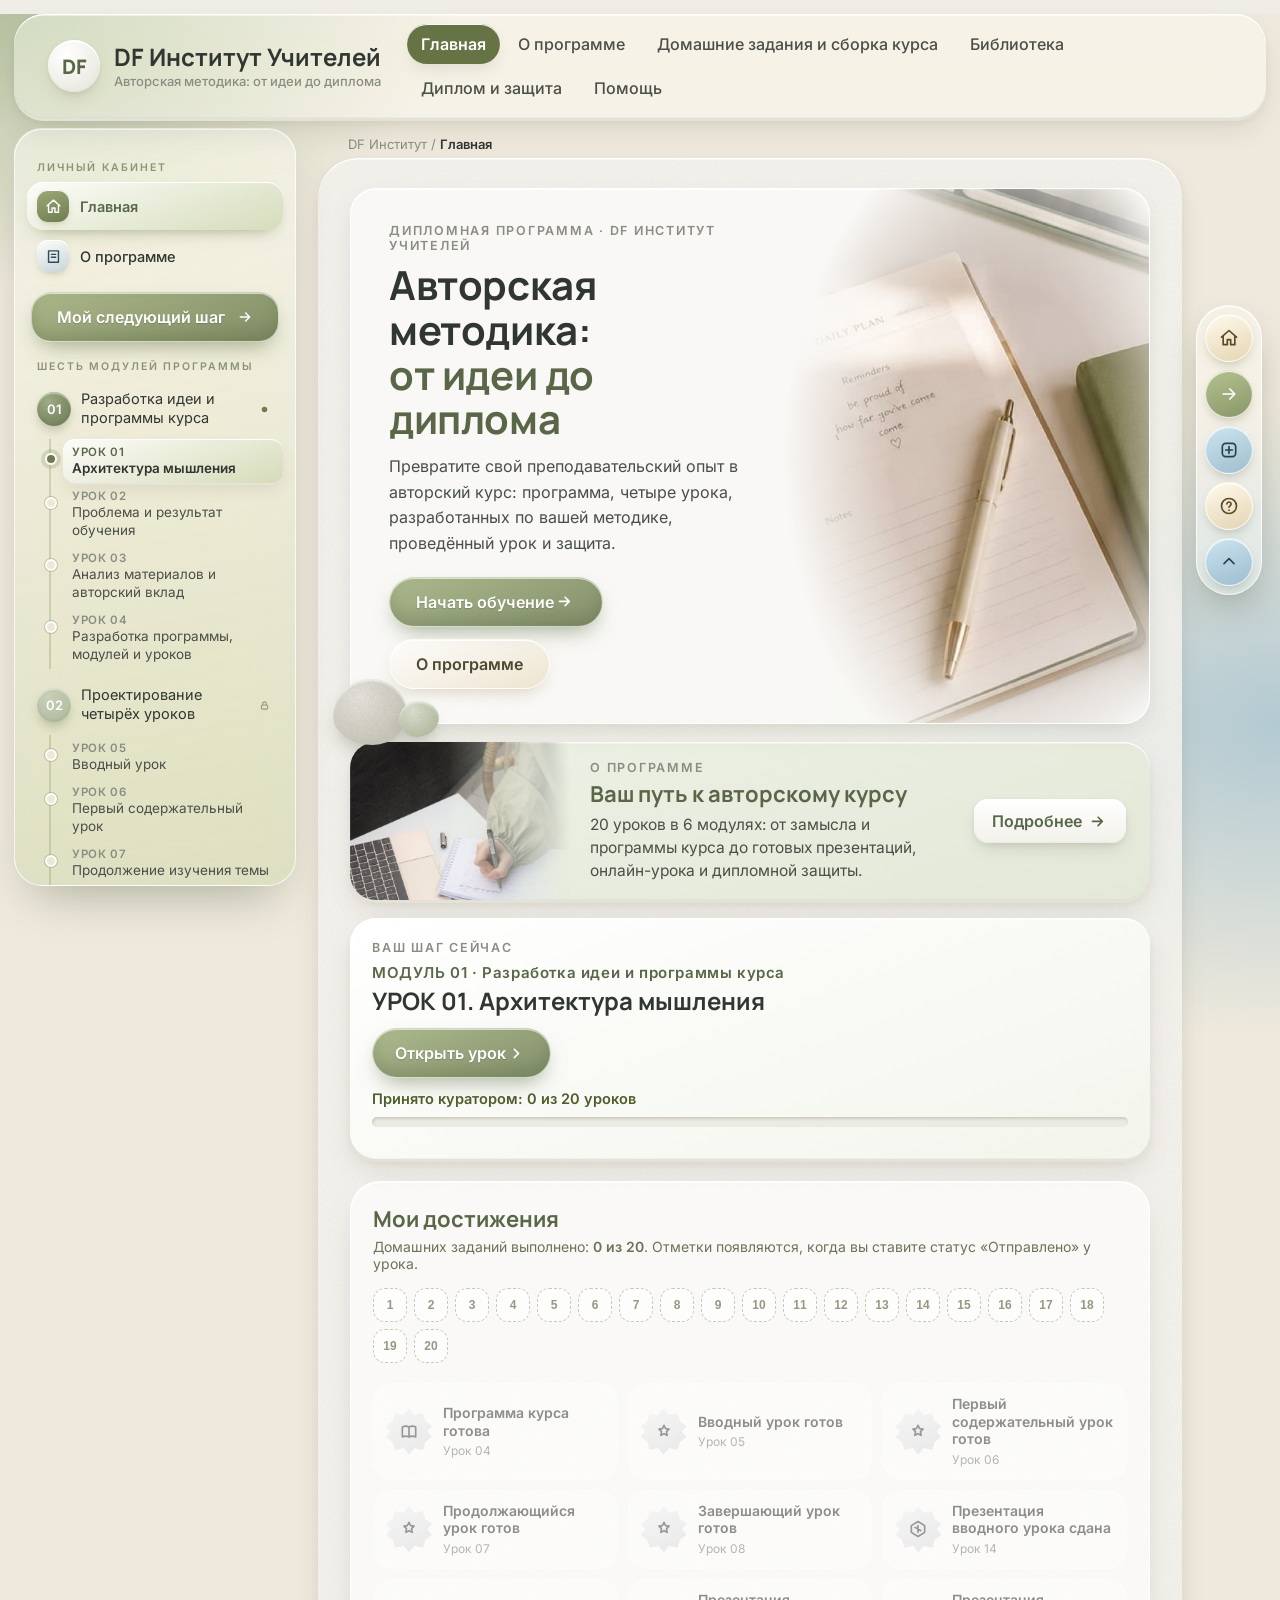
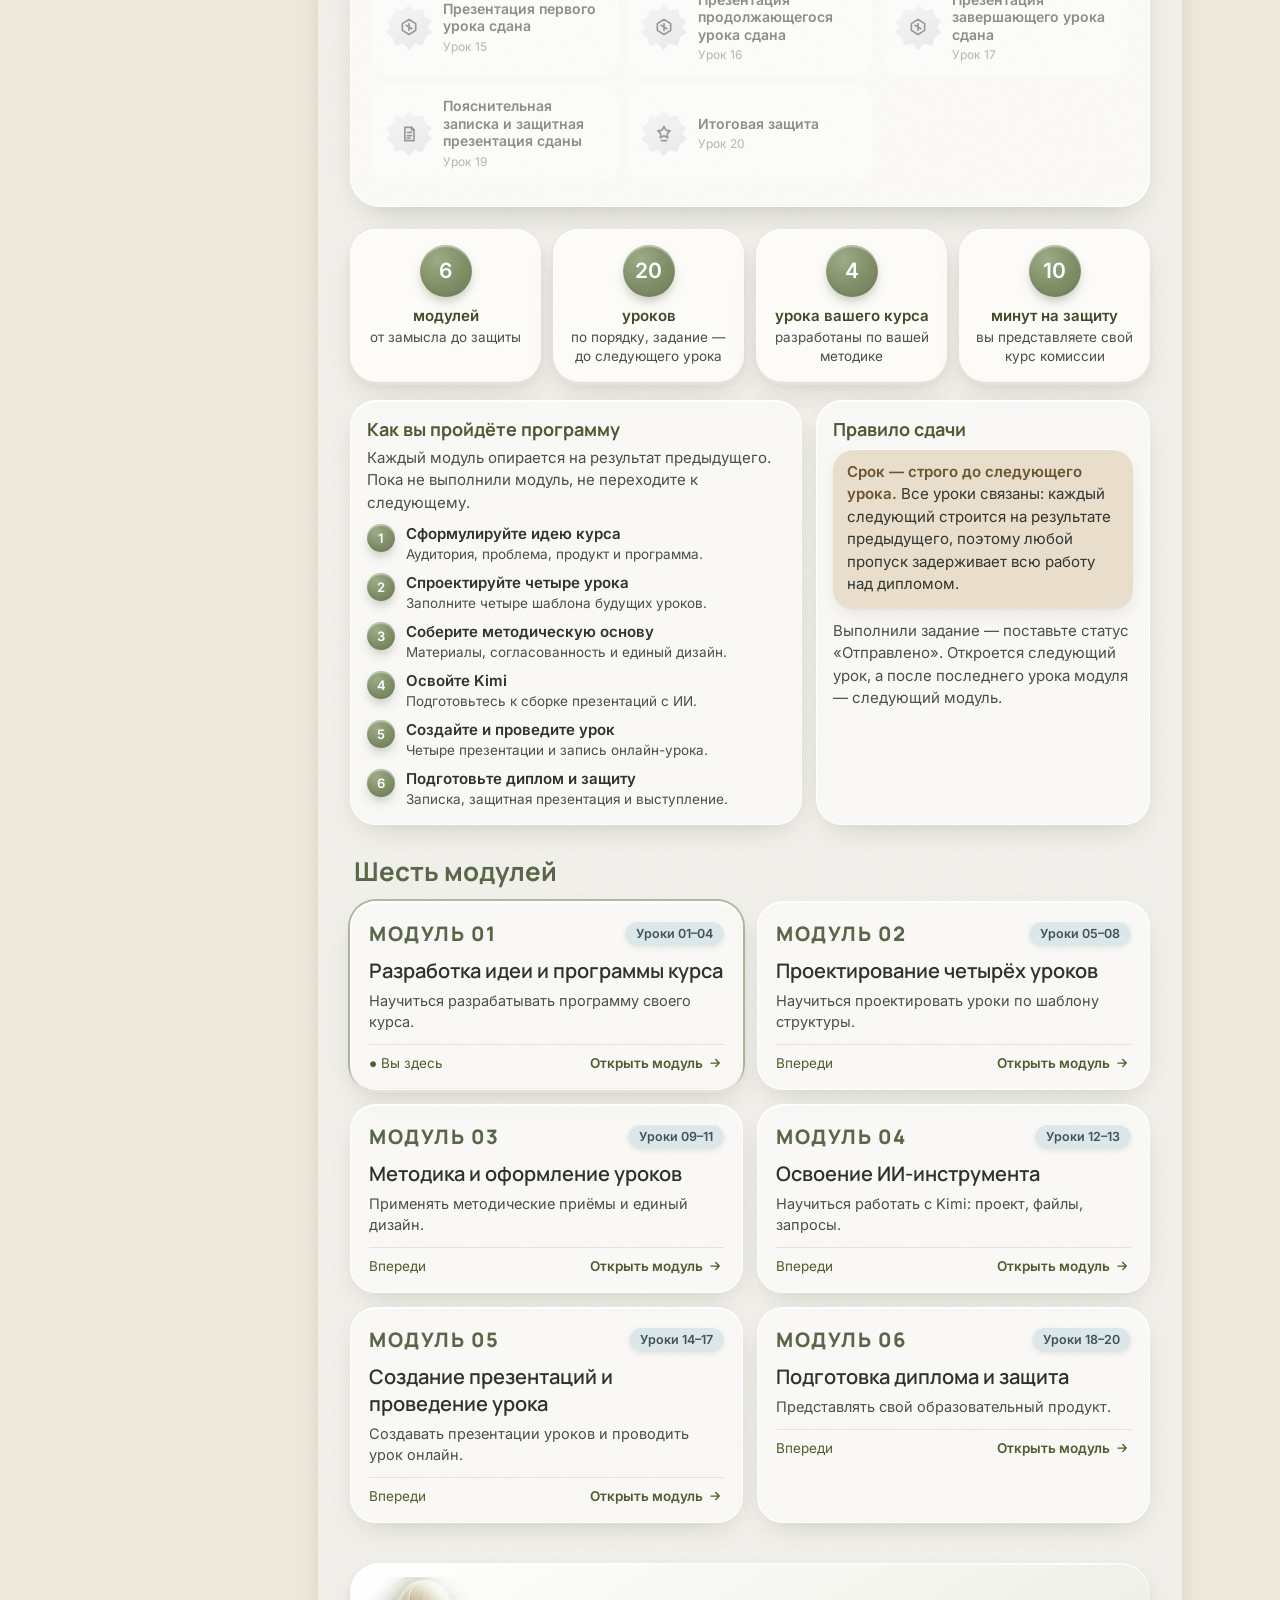
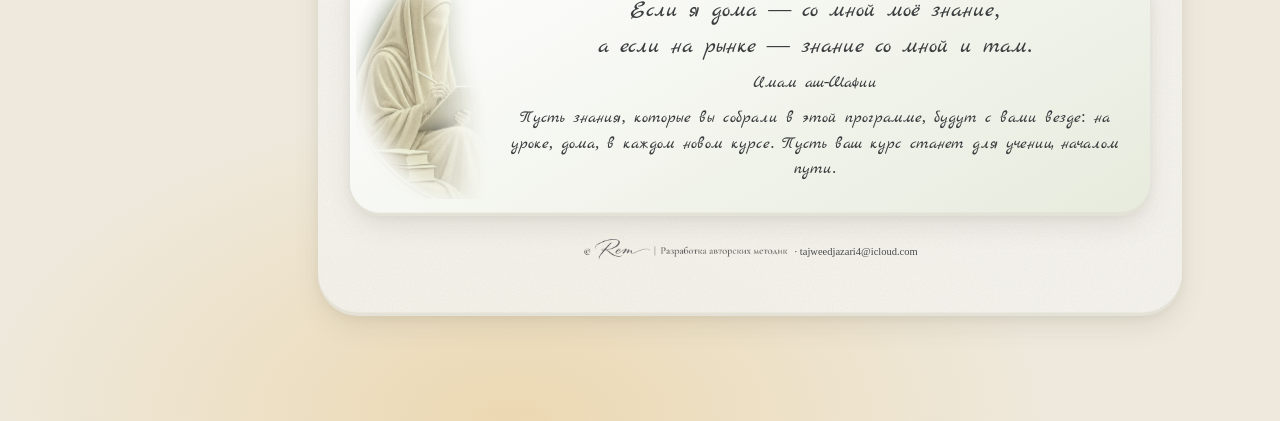
<file: index.html>
<!DOCTYPE html><html lang="ru"><head><meta charset="utf-8"><meta name="viewport" content="width=device-width,initial-scale=1">
<title>Авторская методика: от идеи до диплома · DF Институт Учителей</title><meta name="robots" content="noindex,nofollow">
<link rel="icon" href="icons/icon-192.png" type="image/png"><style>@font-face{font-family:"Marck";src:url(img/marck.woff2) format("woff2");font-display:swap}
*{box-sizing:border-box}html{scroll-behavior:smooth}
body{margin:0;font-family:"DM Sans","Segoe UI",Arial,sans-serif;color:#2E3328;background:#E9E3D7;-webkit-font-smoothing:antialiased}
a{color:inherit}
.pg{max-width:760px;margin:0 auto;padding:18px 12px 30px}
.board{overflow:hidden;background:#F7F4EC;border-radius:34px;padding:24px 20px 24px;box-shadow:0 30px 60px rgba(120,105,80,.22),inset 0 2px 0 #fff}
.hero{display:flex;align-items:center;gap:14px}
.arch{flex:none;width:130px;height:190px;position:relative;margin-left:-6px}
.arch img{position:absolute;left:50%;bottom:-6px;transform:translateX(-50%);height:196px;opacity:.9}
.htx{flex:1}
.k{font-size:10px;letter-spacing:.16em;color:#7E8C5A;font-weight:700}
h1{font-size:26px;line-height:1.12;margin:6px 0 8px;font-weight:700;color:#3F4A26}h1 em{font-style:normal;color:#7E8C5A}
.lead{font-size:13.5px;line-height:1.55;color:#55594C;margin:0}
.pills{display:flex;gap:9px;margin:18px 0 4px;flex-wrap:wrap}
.p{font-size:13.5px;padding:11px 18px;border-radius:999px;background:#F2EBDB;color:#3E4430;text-decoration:none;box-shadow:5px 6px 12px rgba(160,140,100,.3),-4px -4px 10px #fff;transition:transform .15s}
.p:hover,.ch:hover,.olb:hover,.mat:hover{transform:translateY(-1px)}
.p.on{background:#7E8C5A;color:#fff;box-shadow:5px 7px 14px rgba(100,115,65,.45),inset 0 1px 0 rgba(255,255,255,.35)}
.nums{display:flex;gap:12px;margin:20px 0 6px}.nums div{flex:1;text-align:center;padding:14px 4px;border-radius:24px;background:#F7F4EC;box-shadow:6px 7px 14px rgba(160,145,115,.28),-5px -5px 12px #fff}
.nums b{display:block;width:46px;height:46px;line-height:46px;margin:0 auto 6px;border-radius:50%;font-size:18px;font-weight:700;color:#fff;background:radial-gradient(circle at 35% 30%,#A9B686,#6F7D4E);box-shadow:3px 4px 8px rgba(100,115,65,.4)}
.nums span{font-size:11.5px;color:#55594C}
h2{font-size:20px;font-weight:700;color:#4E5A33;margin:28px 4px 12px}
.bk{position:relative;padding:26px 0 14px;margin-top:6px}.bk img{position:absolute;right:-30px;top:-30px;width:260px;z-index:0;pointer-events:none;filter:saturate(.7)}
.bk h2,.bk p{position:relative;z-index:1}.bk h2{margin:0 0 4px}
.bksub{font-size:13px;color:#55594C;margin:0 4px 12px;line-height:1.5}
.grid{display:grid;grid-template-columns:1fr 1fr;gap:12px}
.card{display:block;text-decoration:none;padding:16px 14px;border-radius:24px;background:#FBF9F3;box-shadow:7px 8px 16px rgba(160,145,115,.26),-5px -5px 12px #fff;position:relative;overflow:hidden}
.card:after{content:"";position:absolute;right:-14px;bottom:-14px;width:58px;height:58px;border-radius:50%;background:radial-gradient(circle at 35% 30%,#F3E7CF,#DCCBA6);opacity:.8}
.card.o:after{background:radial-gradient(circle at 35% 30%,#C9D3AE,#8E9B6B)}
.card b{display:block;font-weight:700;color:#4E5A33;font-size:15px;margin-bottom:4px}.card span{font-size:12.5px;color:#55594C;line-height:1.45;display:block;padding-right:26px}
.card i{display:block;font-style:normal;font-size:12px;font-weight:700;color:#6F7D4E;margin-top:8px}
.box{background:#FBF9F3;border-radius:24px;padding:16px;box-shadow:7px 8px 16px rgba(160,145,115,.26),-5px -5px 12px #fff}
.bt2{display:block;font-weight:700;color:#4E5A33;font-size:16px;margin-bottom:6px}.bp{font-size:13px;line-height:1.5;color:#55594C;margin:0 0 6px}
.olb{display:inline-block;margin-top:6px;font-size:13px;padding:10px 16px;border-radius:999px;background:linear-gradient(150deg,#8E9B6B,#6F7D4E);color:#fff;text-decoration:none;box-shadow:4px 5px 10px rgba(100,115,65,.35);transition:transform .15s}
.steps3{list-style:none;padding:0;margin:0}.steps3 li{font-size:13px;line-height:1.5;color:#55594C;margin-bottom:8px;padding-left:26px;position:relative}.steps3 li b{color:#3F4A26}
.steps3 li:before{content:attr(data-n);position:absolute;left:0;top:1px;width:18px;height:18px;border-radius:50%;background:#7E8C5A;color:#fff;font-size:10px;font-weight:700;text-align:center;line-height:18px}
.calmx,.calm{font-size:12.5px;line-height:1.5;background:rgba(214,222,190,.55);border-radius:14px;padding:9px 12px;color:#3E4430;margin-top:8px}
.warn{font-size:12.5px;line-height:1.5;background:#F4EAD2;border-radius:14px;padding:9px 12px;color:#5A4A26;margin-top:8px}
.bn{font-size:10.5px;letter-spacing:.16em;color:#7E8C5A;font-weight:700;margin:30px 4px 0}
.bh{margin:2px 4px 4px}
.les{background:#FBF9F3;border-radius:24px;padding:13px 14px;margin-bottom:11px;box-shadow:6px 7px 14px rgba(160,145,115,.24),-5px -5px 12px #fff;scroll-margin-top:14px}
.lh{display:flex;align-items:center;gap:12px}
.nm{flex:none;width:40px;height:40px;border-radius:50%;display:flex;align-items:center;justify-content:center;font-size:12.5px;font-weight:700;color:#4E5A33;background:radial-gradient(circle at 35% 30%,#FFFFFF,#E6EAD6);box-shadow:3px 4px 8px rgba(150,140,110,.35),-2px -2px 5px #fff}
.lt{font-size:15.5px;font-weight:700;color:#3F4A26}.tg{margin-left:auto;font-size:11px;color:#6E7A55;font-weight:600;white-space:nowrap}
.ds{font-size:13px;color:#55594C;margin:8px 0 0 52px;line-height:1.5}
.ex{margin:0 0 0 52px}
.ex ol,.ex ul{padding-left:18px;margin:6px 0}.ex li,.ex p{font-size:12.5px;line-height:1.5;color:#55594C}
.more{margin-top:8px;background:#F4F1E7;border-radius:14px;padding:2px 12px}
.more summary{cursor:pointer;font-size:12.5px;font-weight:700;color:#6F7D4E;padding:8px 0;list-style:none}.more summary::-webkit-details-marker{display:none}
.more summary:after{content:" ›";display:inline-block;transition:.2s}.more[open] summary:after{transform:rotate(90deg)}
.mat{margin:10px 0 0 52px;font:inherit;font-size:12.5px;font-weight:700;padding:9px 16px;border:0;border-radius:999px;background:#F2EBDB;color:#4E5A33;cursor:pointer;box-shadow:4px 5px 10px rgba(160,140,100,.3),-3px -3px 8px #fff;transition:transform .15s}
.mat span{display:inline-block;transition:transform .25s}.les.open .mat span{transform:rotate(90deg)}
.les.open .mat{background:#7E8C5A;color:#fff}
.fanw{display:none;flex-wrap:wrap;gap:8px;margin:10px 0 2px 52px;padding:2px 2px 6px}
.les.open .fanw{display:flex}
.ch{flex:none;font-size:12.5px;padding:9px 14px;border-radius:999px;background:#F2EBDB;color:#3E4430;text-decoration:none;white-space:nowrap;box-shadow:4px 5px 10px rgba(160,140,100,.3),-3px -3px 8px #fff;transition:transform .15s}
.les.open .ch{animation:fan .45s calc(var(--i)*.07s) both}
.ch.main{background:#7E8C5A;color:#fff}
@keyframes fan{from{opacity:0;transform:translateX(-30px) rotate(-6deg)}to{opacity:1;transform:none}}
.authorx{display:flex;align-items:center;gap:10px;margin-top:30px;padding:14px 16px 14px 6px;border-radius:24px;overflow:hidden;background:linear-gradient(150deg,#FBF9F3,#E8ECDC);box-shadow:7px 8px 16px rgba(160,145,115,.26),-5px -5px 12px #fff}
.authorx img{flex:none;width:130px;opacity:.95}
.farewell>div{flex:1}
.farewell .ar,.farewell .src,.farewell .wish2{font-family:"Marck",cursive;color:#3A3C3E;text-align:center}
.farewell .ar{font-size:21px;line-height:1.55;margin:0}
.farewell .src{font-size:16px;margin:8px 0 0}
.farewell .wish2{font-size:16px;line-height:1.5;margin:12px 0 0}
footer{display:flex;align-items:center;justify-content:center;gap:6px;margin-top:22px}
footer img{height:25px;opacity:.9}
footer span{font-family:"Crimson Text",Georgia,serif;font-size:9px;color:#4A4C4E;margin-top:6px}
@media(max-width:520px){
 .board{padding:20px 14px 22px;border-radius:28px}
 .arch{width:104px;height:160px}.arch img{height:164px}
 h1{font-size:21px}.lead{font-size:12.5px}
 .ds,.ex,.mat,.fanw{margin-left:0}.ds{margin-top:10px}
 .grid{gap:10px}.card{padding:14px 12px}
 .authorx img{width:100px}.farewell .ar{font-size:18px}.farewell .src,.farewell .wish2{font-size:14px}
 .bk img{width:200px;right:-20px}
}
@media(max-width:360px){.grid{grid-template-columns:1fr}}
/* v2: крупнее шрифт, факты, навигатор, фоновые картинки */
body{font-size:16px}
.k{font-size:11.5px}h1{font-size:32px}.lead{font-size:16px;line-height:1.6}
.p{font-size:15px}h2{font-size:24px}.bksub{font-size:15px}
.card b{font-size:17px}.card span{font-size:14.5px}.card i{font-size:14px}
.bt2{font-size:18px}.bp{font-size:15px}.olb{font-size:15px}
.steps3 li{font-size:15px}.steps3 li:before{width:20px;height:20px;line-height:20px;font-size:11px}
.calmx,.calm,.warn{font-size:14.5px}
.bn{font-size:12.5px}.lt{font-size:17.5px}.tg{font-size:12.5px}.nm{width:44px;height:44px;font-size:14px}
.ds{font-size:15px;margin-left:56px}.ex{margin-left:56px}.ex li,.ex p{font-size:14.5px}.more summary{font-size:14.5px}
.mat{font-size:14.5px;margin-left:56px}.fanw{margin-left:56px}.ch{font-size:14px;padding:10px 15px}
.farewell .ar{font-size:23px}.farewell .src{font-size:17px}.farewell .wish2{font-size:17px}
footer span{font-size:10.5px}footer img{height:28px}
.facts{display:grid;grid-template-columns:repeat(4,minmax(0,1fr));gap:12px;margin:22px 0 6px}
.facts>div{display:flex;flex-direction:column;align-items:center;text-align:center;gap:8px;padding:16px 10px;border-radius:24px;background:#F7F4EC;box-shadow:6px 7px 14px rgba(160,145,115,.28),-5px -5px 12px #fff}
.facts b{width:52px;height:52px;line-height:52px;border-radius:50%;font-size:21px;font-weight:700;color:#fff;background:radial-gradient(circle at 35% 30%,#A9B686,#6F7D4E);box-shadow:3px 4px 8px rgba(100,115,65,.4)}
.facts span{font-size:13.5px;line-height:1.4;color:#55594C}.facts strong{display:block;font-size:15px;color:#3F4A26;margin-bottom:2px}
.navg{display:grid;grid-template-columns:repeat(3,minmax(0,1fr));gap:12px;counter-reset:m}
.mod{position:relative;display:flex;flex-direction:column;gap:3px;padding:16px 14px 16px;border-radius:24px;text-decoration:none;background:#FBF9F3;box-shadow:7px 8px 16px rgba(160,145,115,.26),-5px -5px 12px #fff;transition:transform .15s}
.mod:hover{transform:translateY(-2px)}
.mod.o{background:linear-gradient(150deg,#FBF9F3,#E8ECDC)}
.mn{width:34px;height:34px;line-height:34px;text-align:center;border-radius:50%;font-weight:700;font-size:15px;color:#fff;background:radial-gradient(circle at 35% 30%,#A9B686,#6F7D4E);margin-bottom:6px}
.mod b{font-size:17px;color:#3F4A26}.mod small{font-size:13px;font-weight:700;color:#7E8C5A}.mod em{font-style:normal;font-size:14px;line-height:1.4;color:#55594C;margin-top:4px}
.bgimg{position:relative;height:0;z-index:0;pointer-events:none}
.bgimg img{position:absolute;opacity:.85}
.bgimg.l img{width:330px;right:-60px;top:-40px}
.bgimg.r img{width:280px;right:-50px;top:-30px}
h2,.bn,.bh,.bksub,.box,.les,.grid{position:relative;z-index:1}
@media(max-width:720px){.facts{grid-template-columns:repeat(2,minmax(0,1fr))}.navg{grid-template-columns:repeat(2,minmax(0,1fr))}}
@media(max-width:520px){
 h1{font-size:25px}.lead{font-size:15px}
 .ds,.ex,.mat,.fanw{margin-left:0}
 .bgimg.l img{width:240px;right:-50px}.bgimg.r img{width:200px;right:-40px}
 .farewell .ar{font-size:19px}.farewell .src,.farewell .wish2{font-size:15px}
 .mod{padding:14px 12px}.mod em{font-size:13px}
}
/* v3: фон по бокам, шире колонка */
.pg{max-width:900px;position:relative;z-index:1}
.sidebg{position:fixed;inset:0;z-index:0;pointer-events:none;overflow:hidden}
.sidebg img{position:absolute;opacity:.75}
.sidebg .sl{width:min(560px,42vw);left:-120px;top:12vh}
.sidebg .sr{width:min(480px,36vw);right:-110px;bottom:4vh}
@media(max-width:1100px){.sidebg{display:none}}
@media(max-width:520px){
 .grid{grid-template-columns:1fr}
 .hero{flex-direction:column;align-items:flex-start;gap:0}
 .arch{width:100%;height:150px;margin:0}.arch img{height:160px;left:50%}
 .card span{padding-right:30px}
}
/* v4: контраст текста + новые блоки */
.lead,.bksub,.card span,.bp,.steps3 li,.ds,.ex li,.ex p,.facts span,.mod em,.nums span{color:#33372D}
.k,.bn,.mod small,.card i,.tg{color:#4F5D2C}
h1 em{color:#5F6E36}
.p{color:#2E3328}
.pills{gap:8px}.p{padding:10px 15px;font-size:14.5px}
.cont{margin:18px 0 6px;padding:18px;border-radius:24px;background:linear-gradient(150deg,#FBF9F3,#E8ECDC);box-shadow:7px 8px 16px rgba(160,145,115,.26),-5px -5px 12px #fff}
.ctop{display:flex;justify-content:space-between;align-items:baseline;gap:10px;flex-wrap:wrap}.ctop b{font-size:18px;color:#3F4A26}.ctop span{font-size:14.5px;font-weight:700;color:#4F5D2C}
.bar{height:10px;border-radius:99px;background:#E6E0CF;margin:10px 0 10px;overflow:hidden;box-shadow:inset 1px 2px 3px rgba(120,105,80,.25)}.bar i{display:block;height:100%;border-radius:99px;background:linear-gradient(90deg,#A9B686,#6F7D4E);transition:width .4s}
.cont p{font-size:15.5px;color:#2E3328;margin:0 0 4px}
.mgoal{display:grid;grid-template-columns:repeat(3,minmax(0,1fr));gap:8px;margin:8px 0 14px}
.mgoal div{background:rgba(214,222,190,.5);border-radius:16px;padding:10px 12px;font-size:14px;line-height:1.45;color:#2E3328}
.mgoal b{display:block;font-size:12px;letter-spacing:.06em;text-transform:uppercase;color:#4F5D2C;margin-bottom:3px}
.row{display:flex;align-items:center;gap:10px;flex-wrap:wrap;margin:10px 0 0 56px}.row .mat{margin:0}
.stl{font-size:13.5px;color:#33372D;display:flex;align-items:center;gap:6px}
.sts{font:inherit;font-size:13.5px;padding:8px 10px;border-radius:999px;border:1px solid #DCD3BF;background:#fff;color:#2E3328}
.les[data-st="Принято"] .nm{background:radial-gradient(circle at 35% 30%,#A9B686,#6F7D4E);color:#fff}
.les[data-st="Требуется доработка"] .sts{border-color:#C9A24E;background:#FBF2DC}
.les[data-st="Принято"] .sts{border-color:#8E9B6B;background:#EEF2E2}
.ch.add{background:transparent;box-shadow:none;border:1.5px solid #CFC5AE;color:#3E4430}
.legend{display:flex;gap:8px;flex-wrap:wrap;margin:0 4px 10px}.legend .ch{font-size:13px;padding:7px 12px;cursor:default}
.st5 li{margin-bottom:6px}.mk{background:#FFE36A;border-radius:4px;padding:0 3px}.mk2{background:#E3E9D2;border-radius:4px;padding:0 3px}
.lib{display:grid;grid-template-columns:repeat(2,minmax(0,1fr));gap:6px 20px}
.libg b{display:block;font-size:16px;color:#3F4A26;margin:6px 0 4px}.libg ul{margin:0 0 8px;padding-left:18px}.libg li{font-size:14.5px;line-height:1.6}
.libg a{color:#3B4722;text-decoration-color:#B9C2A8;text-underline-offset:3px}
.pf{display:grid;grid-template-columns:repeat(2,minmax(0,1fr));gap:8px}
.pfi{display:flex;gap:10px;align-items:flex-start;padding:8px;border-radius:14px;cursor:pointer}.pfi input{width:20px;height:20px;accent-color:#6F7D4E;margin-top:2px;flex:none}
.pfi b{display:block;font-size:15px;color:#2E3328}.pfi small{font-size:13px;color:#4A4E42}
.qa{background:#F4F1E7}.qa p{font-size:14.5px;line-height:1.55;color:#2E3328;margin:0 0 10px}
.gl{display:grid;grid-template-columns:repeat(2,minmax(0,1fr));gap:10px 20px}
.gi b{display:block;font-size:15.5px;color:#3F4A26}.gi span{font-size:14.5px;line-height:1.5;color:#33372D}
@media(max-width:720px){.mgoal,.lib,.pf,.gl{grid-template-columns:1fr}}
@media(max-width:520px){.row{margin-left:0}.p{font-size:14px;padding:9px 13px}}
.more summary{color:#3F4A26}html{scroll-behavior:auto}
.rule{margin:0 4px 12px;padding:12px 14px;border-radius:16px;background:#F4EAD2;color:#3A3020;font-size:15px;line-height:1.5;box-shadow:inset 0 0 0 1.5px #E2CFA0}.rule b{color:#5A4214}
/* v6: архитектура личного кабинета */
body{background:#EEE9DD}
.sidebar{position:fixed;inset:0 auto 0 0;width:286px;background:#F7F4EC;padding:20px 14px 24px;overflow:auto;z-index:40;box-shadow:8px 0 30px rgba(120,105,80,.16);border-radius:0 28px 28px 0}
.brand{display:flex;gap:10px;align-items:center;padding:0 6px 16px;margin-bottom:4px;border-bottom:1px solid #E2DCCB;text-decoration:none}
.brand img{width:44px;height:44px;object-fit:cover;object-position:top;border-radius:14px;background:#E8ECDC}
.brand b{display:block;font-size:13px;letter-spacing:.14em;color:#3F4A26}.brand small{font-size:10px;letter-spacing:.1em;color:#4F5D2C}
.label{font-size:11px;letter-spacing:.15em;color:#6E7A55;font-weight:800;margin:20px 10px 8px;text-transform:uppercase}
.nav{display:block;padding:10px 12px;margin:2px 0;border-radius:14px;color:#33372D;text-decoration:none;font-size:15px}
.nav:hover,.modnav:hover{background:#EFEADC}.nav.active,.modnav.active{background:#E3E9D2;color:#2E3328;font-weight:700}
.sgo{display:block;text-align:center;margin:10px 4px 0;padding:11px;border-radius:999px;background:linear-gradient(150deg,#8E9B6B,#6F7D4E);color:#fff;font-weight:700;font-size:14.5px;text-decoration:none;box-shadow:4px 5px 10px rgba(100,115,65,.35)}
.modnav{display:flex;gap:10px;align-items:center;padding:9px 10px;margin:2px 0;border-radius:14px;text-decoration:none;color:#33372D;font-size:14.5px;line-height:1.3}
.mb{flex:none;width:34px;height:34px;line-height:34px;text-align:center;border-radius:50%;font-weight:700;font-size:13px;color:#fff;background:radial-gradient(circle at 35% 30%,#A9B686,#6F7D4E)}
.mt{flex:1}.modnav i{font-style:normal;font-size:13px}
.modnav.done i:after{content:"✓";color:#5F6E36;font-weight:700}.modnav.cur i:after{content:"●";color:#6F7D4E}.modnav.lock i:after{content:"🔒";font-size:11px;opacity:.6}
.modnav.lock{color:#8D8A7E}.modnav.lock .mb{background:#CFC9B8}
main{margin-left:286px;min-width:0}
.top{position:sticky;top:0;z-index:20;height:60px;display:flex;align-items:center;gap:12px;padding:0 30px;background:rgba(247,244,236,.94);backdrop-filter:blur(6px);border-bottom:1px solid #E2DCCB;font-size:14px;color:#4F5D2C}
.top b{color:#2E3328}
.burger{display:none;border:0;background:linear-gradient(150deg,#8E9B6B,#6F7D4E);color:#fff;font-size:18px;width:42px;height:42px;border-radius:14px;cursor:pointer}
.content{max-width:980px;margin:0 auto;padding:28px 30px 60px}
.page{display:none}.page.active{display:block}
.ph{margin:6px 0 10px}
.hero{background:#F7F4EC;border-radius:30px;padding:20px 24px;box-shadow:10px 14px 30px rgba(120,105,80,.18),inset 0 2px 0 #fff}
.step{margin:18px 0 6px;padding:22px;border-radius:26px;background:linear-gradient(150deg,#FBF9F3,#DFE6CC);box-shadow:8px 10px 20px rgba(140,130,95,.28),-5px -5px 12px #fff;border:2px solid #C9D3AE}
.sk{font-size:12px;letter-spacing:.16em;font-weight:700;color:#4F5D2C}
.sw{font-size:15px;font-weight:800;letter-spacing:.04em;color:#4F5D2C;margin-top:8px}
.sn{font-size:24px;font-weight:700;color:#2E3328;margin:4px 0 6px;line-height:1.25}
.smsg{font-size:15px;font-weight:700;color:#3A5016;background:#fff;border-radius:12px;padding:8px 12px;margin:6px 0}
.olb.big{font-size:16px;padding:12px 22px;margin:6px 0 12px}
.grid2{display:grid;grid-template-columns:1.15fr .85fr;gap:14px;margin-top:18px}
.steps6{list-style:none;margin:10px 0 0;padding:0;display:grid;gap:10px}.steps6 li{display:flex;gap:11px;align-items:flex-start}
.dot{flex:none;width:28px;height:28px;line-height:28px;text-align:center;border-radius:50%;font-size:13px;font-weight:800;color:#fff;background:radial-gradient(circle at 35% 30%,#A9B686,#6F7D4E)}
.steps6 b{display:block;font-size:15px;color:#2E3328}.steps6 small{font-size:13.5px;color:#4A4E42}
.rule{margin:8px 0 0}
.mcards{display:grid;grid-template-columns:repeat(2,minmax(0,1fr));gap:14px}
.mcard{display:block;text-decoration:none;padding:18px;border-radius:24px;background:#FBF9F3;box-shadow:7px 8px 16px rgba(160,145,115,.26),-5px -5px 12px #fff;transition:transform .15s}
.mcard:hover{transform:translateY(-2px)}
.mtop{display:flex;justify-content:space-between;align-items:center;gap:8px}
.mno{font-size:20px;font-weight:800;letter-spacing:.08em;color:#5F6E36}
.tag{font-size:12.5px;font-weight:700;color:#4F5D2C;background:#E8ECDC;border-radius:999px;padding:5px 11px;white-space:nowrap}
.mcard h3{font-size:19px;color:#2E3328;margin:10px 0 6px}.mcard p{font-size:14.5px;color:#33372D;margin:0 0 12px;line-height:1.45}
.mfoot{display:flex;justify-content:space-between;border-top:1px solid #E8E2D2;padding-top:10px;font-size:13.5px;color:#4F5D2C}
.mcard.cur{box-shadow:0 0 0 2.5px #7E8C5A,7px 8px 16px rgba(160,145,115,.26)}.mcard.lock{opacity:.62}
/* страница модуля */
.mhero{background:#F7F4EC;border-radius:30px;padding:24px 26px;box-shadow:10px 14px 30px rgba(120,105,80,.18),inset 0 2px 0 #fff}
.mbig{font-size:clamp(40px,6vw,64px);line-height:1;font-weight:800;letter-spacing:.06em;color:#7E8C5A}
.mhero h1{font-size:30px;margin:8px 0 10px}
.mst{font-size:15px;font-weight:700;color:#4F5D2C;margin:12px 0 4px}
.msec.lock .mst{color:#7A6A42}
.acts{display:grid;grid-template-columns:repeat(3,minmax(0,1fr));gap:10px;margin:16px 0 22px}
.acts div{background:#FBF9F3;border-radius:18px;padding:13px 14px;box-shadow:5px 6px 12px rgba(160,145,115,.22),-4px -4px 10px #fff}
.acts b{display:block;font-size:14.5px;color:#3F4A26}.acts span{font-size:13.5px;color:#33372D;line-height:1.4}
.les{padding:20px 22px;margin-bottom:16px;scroll-margin-top:76px}
.lhd{display:flex;align-items:center;gap:10px;flex-wrap:wrap}
.ubig{font-size:clamp(28px,4vw,38px);line-height:1;font-weight:800;letter-spacing:.06em;color:#7E8C5A}
.kind{font-size:12.5px;font-weight:700;color:#4F5D2C;background:#EEF2E2;border-radius:999px;padding:5px 11px}
.les h3.lt{display:block;font-size:22px;line-height:1.25;color:#2E3328;margin:10px 0 2px}
.les .ds,.les .ex,.les .row,.les .fanw{margin-left:0}
.now,.okm{display:none;font-size:12.5px;font-weight:700;border-radius:999px;padding:4px 11px}
.now{color:#fff;background:#6F7D4E}.okm{color:#4F5D2C;background:#E3E9D2}
.les.cur{box-shadow:0 0 0 2.5px #7E8C5A,8px 10px 18px rgba(140,130,95,.3)}
.les.cur .now,.les.done .okm{display:inline-block}
.lockn{display:none;margin-top:8px;font-size:14.5px;color:#6E6650}
.les.lock{background:#F1EDE3;box-shadow:none;border:1.5px dashed #D8D0BC}
.les.lock .ubig{color:#B8B19F}.les.lock h3.lt{color:#8D8A7E}
.les.lock .lockn{display:block}.les.lock .lbody{display:none}
.ch.pres{background:#7E8C5A;color:#fff}
.ch.skl{background:#E3E9D2;color:#2E3328;box-shadow:4px 5px 10px rgba(130,140,100,.3),-3px -3px 8px #fff}
.endm{margin-top:22px;display:flex;justify-content:space-between;align-items:center;gap:16px;padding:20px 22px;border-radius:24px;background:linear-gradient(150deg,#FBF9F3,#E8ECDC);box-shadow:7px 8px 16px rgba(160,145,115,.26),-5px -5px 12px #fff}
.endm b{font-size:19px;color:#3F4A26}.endm p{font-size:14.5px;color:#33372D;margin:4px 0 0}
.endlock{display:none}.msec:not(.done) .endlock{display:block}.msec:not(.done) .endm .olb{opacity:.45;pointer-events:none}
.shade{display:none}
.farewell{margin-top:40px}
@media(max-width:900px){
 .sidebar{transform:translateX(-105%);transition:transform .25s;width:min(310px,86vw)}
 body.navon .sidebar{transform:none}body.navon .shade{display:block;position:fixed;inset:0;background:rgba(40,40,30,.35);z-index:35}
 main{margin-left:0}.burger{display:block}.top{padding:0 14px}
 .content{padding:18px 14px 50px}
 .grid2,.mcards,.acts{grid-template-columns:1fr}
 .endm{flex-direction:column;align-items:flex-start}
}
@media(max-width:520px){.les{padding:16px}.les h3.lt{font-size:19px}.mhero{padding:18px}.mhero h1{font-size:24px}.sn{font-size:20px}}
/* v7: академический дизайн DF Института */
@font-face{font-family:Manrope;font-weight:600;src:url(img/manrope-cyrillic-600-normal.woff2) format("woff2");unicode-range:U+0400-045F,U+0490-0491,U+04B0-04B1,U+2116}
@font-face{font-family:Manrope;font-weight:700;src:url(img/manrope-cyrillic-700-normal.woff2) format("woff2");unicode-range:U+0400-045F,U+0490-0491,U+04B0-04B1,U+2116}
@font-face{font-family:Manrope;font-weight:800;src:url(img/manrope-cyrillic-800-normal.woff2) format("woff2");unicode-range:U+0400-045F,U+0490-0491,U+04B0-04B1,U+2116}
@font-face{font-family:Manrope;font-weight:600;src:url(img/manrope-latin-600-normal.woff2) format("woff2")}
@font-face{font-family:Manrope;font-weight:700;src:url(img/manrope-latin-700-normal.woff2) format("woff2")}
@font-face{font-family:Manrope;font-weight:800;src:url(img/manrope-latin-800-normal.woff2) format("woff2")}
@font-face{font-family:Inter;font-weight:400;src:url(img/inter-cyrillic-400-normal.woff2) format("woff2");unicode-range:U+0400-045F,U+0490-0491,U+04B0-04B1,U+2116}
@font-face{font-family:Inter;font-weight:500;src:url(img/inter-cyrillic-500-normal.woff2) format("woff2");unicode-range:U+0400-045F,U+0490-0491,U+04B0-04B1,U+2116}
@font-face{font-family:Inter;font-weight:600;src:url(img/inter-cyrillic-600-normal.woff2) format("woff2");unicode-range:U+0400-045F,U+0490-0491,U+04B0-04B1,U+2116}
@font-face{font-family:Inter;font-weight:400;src:url(img/inter-latin-400-normal.woff2) format("woff2")}
@font-face{font-family:Inter;font-weight:500;src:url(img/inter-latin-500-normal.woff2) format("woff2")}
@font-face{font-family:Inter;font-weight:600;src:url(img/inter-latin-600-normal.woff2) format("woff2")}
:root{--milk:#F7F6F1;--white:#FFFFFF;--sage:#E7EBDD;--olive:#7F8E67;--dolive:#596748;--blue:#DCE7E9;--sand:#E9DDCB;--ink:#303631;--cap:#8A8D82;
 --emb:0 1px 0 rgba(255,255,255,.9) inset,0 -1px 0 rgba(48,54,49,.05) inset,0 10px 26px rgba(70,72,55,.09),0 2px 5px rgba(70,72,55,.06)}
body{background:var(--milk);color:var(--ink);font-family:Inter,"Segoe UI",Arial,sans-serif;font-size:16px}
h1,h2,h3,.mbig,.ubig,.mno,.sn,.bt2,.lt,.mcard h3,.logo b,.endm b{font-family:Manrope,Inter,sans-serif}
h1{font-size:40px;font-weight:700;color:var(--ink);letter-spacing:-.01em}h1 em{color:var(--dolive);font-style:normal}
h2{font-size:26px;font-weight:700;color:var(--dolive)}h3,.mcard h3{font-size:20px;font-weight:600}
.k,.sk,.label,.mgoal b{color:var(--cap);font-family:Inter,sans-serif;font-weight:600;font-size:12.5px;letter-spacing:.14em}
.lead,.bp,.ds,.card span,.steps6 small,.acts span,.mcard p,.endm p,.facts span,.ex li,.ex p,.gi span,.qa p{color:#4A4F48}
/* шапка */
.mast{position:fixed;top:0;left:0;right:0;height:104px;z-index:50;display:flex;align-items:center;gap:26px;padding:0 34px;background:var(--white);box-shadow:0 1px 0 #ECEAE2,0 8px 24px rgba(70,72,55,.06)}
.logo{display:flex;align-items:center;gap:14px;text-decoration:none;flex:none}
.lg{width:52px;height:52px;border-radius:15px;display:grid;place-items:center;font:800 20px Manrope,sans-serif;color:var(--dolive);background:linear-gradient(160deg,#FFFFFF,#EEF0E6);box-shadow:inset 0 1px 0 #fff,inset 0 -2px 3px rgba(89,103,72,.12),0 4px 10px rgba(70,72,55,.14)}
.logo b{display:block;font-size:24px;font-weight:700;color:var(--ink);line-height:1.15}.logo small{display:block;font-size:13px;color:var(--cap);font-weight:500;margin-top:2px}
.topnav{display:flex;gap:4px;margin-left:auto;flex-wrap:wrap}
.topnav a{font-size:16px;font-weight:500;color:#4A4F48;text-decoration:none;padding:10px 14px;border-radius:12px}
.topnav a:hover{background:var(--milk)}.topnav a.active{color:var(--dolive);background:var(--sage);font-weight:600}
.sidebar{top:104px;border-radius:0 24px 0 0;background:var(--white);width:290px;box-shadow:1px 0 0 #ECEAE2;padding-top:10px}
main{margin-left:290px;padding-top:104px}
.crumbs{max-width:980px;margin:0 auto;padding:16px 30px 0;font-size:13px;color:var(--cap)}.crumbs b{color:var(--ink)}
.content{padding-top:12px}
.nav,.modnav{color:var(--ink)}.nav.active,.modnav.active{background:var(--sage);color:var(--dolive)}
.mb,.dot,.facts b{background:linear-gradient(160deg,#93A27A,#6E7D57);box-shadow:inset 0 1px 0 rgba(255,255,255,.35),inset 0 -2px 3px rgba(0,0,0,.12),0 3px 7px rgba(89,103,72,.3)}
.modnav.lock .mb{background:#E3E2DA;color:#9A9C92;box-shadow:inset 0 1px 0 #fff}
/* кнопки выпуклые, тиснение */
.btn3d,.olb,.sgo{display:inline-flex;align-items:center;justify-content:center;min-height:48px;padding:0 24px;border-radius:14px;font:600 16px Inter,sans-serif;color:#fff;text-decoration:none;border:0;cursor:pointer;
 background:linear-gradient(180deg,#93A27A 0%,#7F8E67 55%,#717F5B 100%);
 box-shadow:inset 0 1px 0 rgba(255,255,255,.45),inset 0 -2px 0 rgba(48,54,49,.18),0 6px 14px rgba(89,103,72,.28),0 1px 2px rgba(48,54,49,.15);transition:transform .15s,box-shadow .15s}
.btn3d:hover,.olb:hover,.sgo:hover{transform:translateY(-1px)}
.btn3d:active,.olb:active{transform:translateY(1px);box-shadow:inset 0 2px 4px rgba(48,54,49,.25)}
.btn3d.alt{color:var(--dolive);background:linear-gradient(180deg,#FFFFFF,#EFEFE8);box-shadow:inset 0 1px 0 #fff,inset 0 -2px 0 rgba(89,103,72,.12),0 5px 12px rgba(70,72,55,.12),0 0 0 1px #E2E3D9}
.sgo{display:flex;margin:10px 6px 0}
.olb.big{min-height:50px;font-size:16px}
.mat,.ch{min-height:46px;display:inline-flex;align-items:center;border-radius:14px;font-family:Inter,sans-serif;font-weight:600;font-size:15px;padding:0 18px;color:var(--dolive);
 background:linear-gradient(180deg,#FFFFFF,#F1F1EA);box-shadow:inset 0 1px 0 #fff,inset 0 -2px 0 rgba(89,103,72,.1),0 4px 10px rgba(70,72,55,.1),0 0 0 1px #E4E4DA}
.les.open .mat,.ch.main,.ch.pres{color:#fff;background:linear-gradient(180deg,#93A27A,#7F8E67 55%,#717F5B);box-shadow:inset 0 1px 0 rgba(255,255,255,.45),inset 0 -2px 0 rgba(48,54,49,.18),0 5px 12px rgba(89,103,72,.26)}
.ch.skl{color:var(--ink);background:linear-gradient(180deg,#EAF1F2,#DCE7E9);box-shadow:inset 0 1px 0 #fff,inset 0 -2px 0 rgba(60,90,100,.1),0 4px 10px rgba(70,90,95,.12)}
.ch.add{background:transparent;box-shadow:0 0 0 1.5px #D9D8CE;color:#4A4F48}
.sts{min-height:44px;border-radius:12px;border:1px solid #E0E0D6;font-family:Inter,sans-serif}
/* карточки — белые, тиснение */
.box,.card,.les,.mcard,.mhero,.acts div,.facts>div,.hero,.endm{background:var(--white);border-radius:22px;box-shadow:var(--emb)}
.facts>div{min-height:118px}
.card.o{background:var(--blue)}.card:after{display:none}
.rule{background:var(--sand);box-shadow:none;color:var(--ink);border-radius:16px}.rule b{color:#6B5530}
.warn{background:var(--sand)}.calm,.calmx{background:var(--blue);color:var(--ink)}
.mgoal div{background:var(--milk);box-shadow:inset 0 0 0 1px #ECEBE3}
.mgoal div:nth-child(2){background:var(--sage)}.mgoal div:nth-child(3){background:var(--blue)}
.acts div:nth-child(2){background:#FBFBF8}
.step{background:var(--white);border:0;box-shadow:var(--emb),inset 4px 0 0 var(--olive)}
.sw{color:var(--dolive)}.sn{color:var(--ink)}
.smsg{background:var(--sage);color:var(--dolive)}
.bar{background:#ECEBE3}.bar i{background:linear-gradient(90deg,#A3B18A,#7F8E67)}
.mbig,.ubig{color:var(--dolive)}.mno{color:var(--dolive)}
.tag,.kind{background:var(--blue);color:#3E5358}
.mcard.cur{box-shadow:var(--emb),0 0 0 2px var(--olive)}
.les.cur{box-shadow:var(--emb),0 0 0 2px var(--olive)}
.les.lock{background:#F2F1EB;border:1.5px dashed #DDDCD2}
.now{background:var(--olive)}.okm{background:var(--sage);color:var(--dolive)}
.endm{background:linear-gradient(150deg,#FFFFFF,var(--sage))}
.qa,.more{background:var(--milk)}
/* первый экран с картинкой, растворённой в фоне */
.hero2{position:relative;display:grid;grid-template-columns:1.05fr .95fr;align-items:center;min-height:290px;border-radius:24px;overflow:hidden;background:linear-gradient(110deg,#FFFFFF 40%,#F3F3EC);box-shadow:var(--emb)}
.hero2 .htx{padding:34px 10px 34px 38px;position:relative;z-index:2}
.hero2 h1{margin:10px 0 12px}
.hbtns{display:flex;gap:12px;flex-wrap:wrap;margin-top:20px}
.himg{position:relative;align-self:stretch;min-height:290px}
.himg img{position:absolute;inset:0;width:100%;height:100%;object-fit:cover;
 -webkit-mask-image:radial-gradient(ellipse 75% 80% at 62% 50%,#000 40%,transparent 78%);mask-image:radial-gradient(ellipse 75% 80% at 62% 50%,#000 40%,transparent 78%)}
.aboutb{display:flex;align-items:center;gap:20px;margin:18px 0 6px;min-height:132px;border-radius:24px;background:var(--sage);text-decoration:none;overflow:hidden;box-shadow:var(--emb)}
.aimg{flex:none;width:220px;align-self:stretch;position:relative}
.aimg img{position:absolute;inset:0;width:100%;height:100%;object-fit:cover;-webkit-mask-image:linear-gradient(90deg,#000 45%,transparent 100%);mask-image:linear-gradient(90deg,#000 45%,transparent 100%)}
.atx{flex:1;padding:18px 0}.atx b{display:block;font:700 22px Manrope,sans-serif;color:var(--dolive);margin:4px 0}.atx span{font-size:15.5px;color:#4A4F48;line-height:1.5}
.ago{flex:none;margin-right:24px;font-weight:600;color:var(--dolive);padding:12px 18px;border-radius:14px;background:linear-gradient(180deg,#fff,#F1F1EA);box-shadow:inset 0 1px 0 #fff,0 4px 10px rgba(70,72,55,.1)}
.phead{display:grid;grid-template-columns:1fr 300px;align-items:center;gap:10px;min-height:170px;margin-bottom:10px}
.pimg{position:relative;height:190px}
.pimg img{position:absolute;inset:0;width:100%;height:100%;object-fit:cover;-webkit-mask-image:radial-gradient(ellipse 70% 72% at 50% 50%,#000 38%,transparent 76%);mask-image:radial-gradient(ellipse 70% 72% at 50% 50%,#000 38%,transparent 76%)}
.farewell{background:linear-gradient(150deg,#FFFFFF,var(--sage))}
@media(max-width:1180px){.topnav{display:none}}
@media(max-width:900px){
 .mast{height:72px;padding:0 14px;gap:12px}.lg{width:44px;height:44px;font-size:17px}.logo b{font-size:17px}.logo small{font-size:11.5px}
 .sidebar{top:0;z-index:60;border-radius:0 24px 24px 0}body.navon .shade{z-index:55}
 main{margin-left:0;padding-top:72px}.crumbs{padding:12px 14px 0}
 h1{font-size:29px}h2{font-size:22px}
 .hero2{grid-template-columns:1fr}.hero2 .htx{padding:26px 20px 6px}.himg{min-height:200px;order:-1}
 .himg img{-webkit-mask-image:radial-gradient(ellipse 72% 68% at 50% 52%,#000 32%,transparent 74%);mask-image:radial-gradient(ellipse 72% 68% at 50% 52%,#000 32%,transparent 74%)}
 .aboutb{flex-wrap:wrap;gap:0}.aimg{width:100%;height:130px}.aimg img{-webkit-mask-image:radial-gradient(ellipse 70% 80% at 50% 40%,#000 25%,transparent 75%);mask-image:radial-gradient(ellipse 70% 80% at 50% 40%,#000 25%,transparent 75%)}
 .atx{padding:6px 18px}.ago{margin:8px 18px 18px}
 .phead{grid-template-columns:1fr}.pimg{height:170px;order:-1}
}
.mbig{font-size:clamp(30px,4.5vw,48px)}
.ubig{font-size:clamp(25px,3.6vw,34px)}
/* v8: уроки в навигаторе, всё открыто, просмотр презентаций */
.sls{margin:0 0 8px 27px;padding-left:12px;border-left:2px solid #ECEBE3}
.sl{display:block;padding:6px 8px;border-radius:10px;text-decoration:none;font-size:13.5px;line-height:1.3;color:#4A4F48}
.sl b{display:block;font-size:11.5px;letter-spacing:.06em;text-transform:uppercase;color:var(--cap);font-weight:600}
.sl:hover{background:var(--milk)}
.sl.cur{background:var(--sage);color:var(--ink);font-weight:600}.sl.cur b{color:var(--dolive)}
.sl.done b:after{content:" ✓";color:var(--dolive)}
.modnav.lock{color:var(--ink)}.modnav.lock .mb{background:linear-gradient(160deg,#B9C3A6,#98A684);color:#fff}
.modnav.lock i:after{content:""}
.mcard.lock{opacity:1}
.les.lock{background:var(--white);border:0;box-shadow:var(--emb)}
.les.lock .ubig{color:var(--dolive)}.les.lock h3.lt{color:var(--ink)}
.les.lock .lockn{display:none}.les.lock .lbody{display:block}
.msec.lock .mst{color:var(--cap)}
.endlock{display:none!important}.msec:not(.done) .endm .olb{opacity:1;pointer-events:auto}
/* просмотр презентации */
.vwr{position:fixed;inset:0;z-index:100;display:flex;align-items:center;justify-content:center;padding:18px;background:rgba(247,246,241,.62);-webkit-backdrop-filter:blur(16px);backdrop-filter:blur(16px)}
.vwr[hidden]{display:none}
.vcard{position:relative;width:min(1040px,100%);max-height:100%;display:flex;flex-direction:column;overflow:hidden;border-radius:30px;color:var(--ink);background:radial-gradient(120% 90% at 50% 0,#FFFFFF 0,#F4F3EC 55%,#E9EDDF 100%);box-shadow:0 1.5px 0 #fff inset,0 3px 0 #E1DED2,0 30px 70px -20px rgba(48,54,49,.38),0 8px 20px rgba(48,54,49,.10);animation:vin .42s cubic-bezier(.2,.8,.2,1)}
@keyframes vin{from{opacity:0;transform:translateY(14px) scale(.965)}to{opacity:1;transform:none}}
.vtop{display:flex;align-items:center;gap:14px;padding:16px 18px 6px 24px}
.vtop b{flex:1;font:700 17px/1.25 Manrope,Inter,sans-serif;color:#1F2321}.vtop span{font:600 14px Manrope,Inter,sans-serif;color:#596748;background:#E7EBDD;padding:6px 12px;border-radius:12px}
#vx{border:0;width:44px;height:44px;border-radius:15px;font-size:18px;color:var(--ink);background:linear-gradient(180deg,#fff,#ECECE4);cursor:pointer;box-shadow:inset 0 1px 0 #fff,0 4px 10px rgba(48,54,49,.18)}
.vstage{position:relative;height:clamp(250px,46vh,420px);margin:4px 0 0}
.vst{position:absolute;inset:0;perspective:1500px;touch-action:pan-y;cursor:grab;-webkit-user-select:none;user-select:none}
.vst:active{cursor:grabbing}
.vsl{position:absolute;left:50%;top:50%;width:min(62%,700px);aspect-ratio:16/9;object-fit:cover;border-radius:18px;background:#fff;box-shadow:0 22px 44px -14px rgba(48,54,49,.42),0 4px 10px rgba(48,54,49,.12);transform:translate(-50%,-50%) translateX(calc(var(--d)*60%)) rotateY(calc(var(--d)*-18deg)) scale(calc(1 - var(--d)*var(--d)*.12));transition:transform .55s cubic-bezier(.22,.8,.24,1),opacity .45s,filter .45s;will-change:transform}
.vsl.s{cursor:pointer}
.vnav{position:absolute;top:50%;transform:translateY(-50%);z-index:30;width:50px;height:50px;border:0;border-radius:50%;font-size:30px;line-height:1;color:var(--dolive);cursor:pointer;background:linear-gradient(180deg,#fff,#ECECE4);box-shadow:inset 0 1px 0 #fff,0 6px 16px rgba(48,54,49,.24)}
.vnav:disabled{opacity:.35;cursor:default}
.vp{left:14px}.vn{right:14px}
.vbar{height:5px;margin:14px 28px 0;border-radius:3px;background:#DFE3D4;overflow:hidden}.vbar i{display:block;height:100%;width:0;border-radius:3px;background:linear-gradient(90deg,#7F8E67,#596748);transition:width .5s cubic-bezier(.22,.8,.24,1)}
.vhint{text-align:center;color:#4A5149;font-size:13.5px;padding:10px 0 16px}
@media(max-width:700px){.vstage{height:56vw;min-height:200px}.vwr{padding:10px}.vcard{border-radius:24px}.vsl{width:78%;transform:translate(-50%,-50%) translateX(calc(var(--d)*64%)) rotateY(calc(var(--d)*-14deg)) scale(calc(1 - var(--d)*var(--d)*.12))}.vnav{width:42px;height:42px;font-size:24px}.vp{left:6px}.vn{right:6px}.vtop{padding:12px 12px 4px 16px}.vtop b{font-size:15px}}
/* v9: тактильный 3D-макет — claymorphism + мягкий неоморфизм */
:root{
 --base:#EFEDE6;--panel:#F7F6F1;--card:#FCFBF8;
 --grain:url("data:image/svg+xml,%3Csvg xmlns='http://www.w3.org/2000/svg' width='220' height='220'%3E%3Cfilter id='n'%3E%3CfeTurbulence type='fractalNoise' baseFrequency='.85' numOctaves='3' stitchTiles='stitch'/%3E%3CfeColorMatrix values='0 0 0 0 .35 0 0 0 0 .34 0 0 0 0 .3 0 0 0 .5 0'/%3E%3C/filter%3E%3Crect width='100%25' height='100%25' filter='url(%23n)' opacity='.22'/%3E%3C/svg%3E");
 --stone:url("data:image/svg+xml,%3Csvg xmlns='http://www.w3.org/2000/svg' width='160' height='160'%3E%3Cfilter id='s'%3E%3CfeTurbulence type='fractalNoise' baseFrequency='1.6' numOctaves='2' stitchTiles='stitch'/%3E%3CfeColorMatrix values='0 0 0 0 .3 0 0 0 0 .3 0 0 0 0 .26 0 0 0 .9 0'/%3E%3C/filter%3E%3Crect width='100%25' height='100%25' filter='url(%23s)' opacity='.35'/%3E%3C/svg%3E");
 --lift:0 1.5px 0 rgba(255,255,255,.95) inset,0 -1px 0 rgba(120,115,95,.06) inset,0 3px 0 #E4E1D6,0 14px 30px -6px rgba(84,80,62,.16),0 4px 10px rgba(84,80,62,.06);
 --liftS:0 1px 0 rgba(255,255,255,.95) inset,0 2px 0 #E6E3D9,0 8px 18px -4px rgba(84,80,62,.14);
 --clay:inset 0 2px 1px rgba(255,255,255,.42),inset 0 -1px 2px rgba(48,54,49,.06),0 8px 18px -4px rgba(89,103,72,.38),0 2px 4px rgba(89,103,72,.18);
 --clayL:inset 0 2px 1px rgba(255,255,255,1),inset 0 -1px 2px rgba(120,115,95,.06),0 8px 18px -5px rgba(84,80,62,.2),0 2px 4px rgba(84,80,62,.08);
}
/* основа: матовая штукатурка */
body{background-color:var(--base);background-image:var(--grain),radial-gradient(1200px 700px at 15% -10%,#F6F5F0,transparent 60%),radial-gradient(900px 600px at 100% 100%,#E7E5DC,transparent 60%)!important;background-attachment:fixed}
/* шапка — парящая панель */
.mast,.kmast{top:14px;left:14px;right:14px;border-radius:30px;background:var(--panel)!important;background-image:var(--grain)!important;box-shadow:var(--lift)!important}
.lg,.klg{border-radius:50%!important;background:radial-gradient(circle at 35% 28%,#FFFFFF,#ECEBE3 70%)!important;box-shadow:var(--clayL)!important}
.topnav a,.ktop a{border-radius:999px}
.topnav a.active{background:var(--sage);box-shadow:var(--liftS)}
/* боковая панель — отдельный объект */
.sidebar{top:132px!important;left:14px;bottom:14px;width:290px;border-radius:30px!important;background:var(--panel)!important;background-image:var(--grain)!important;box-shadow:var(--lift)!important;padding:14px 12px 22px}
.kside{top:118px;left:14px;bottom:14px;border-radius:30px;background:var(--panel)!important;background-image:var(--grain)!important;box-shadow:var(--lift)!important}
main{margin-left:318px!important;padding-top:132px!important}
.kmain{margin-left:328px;padding-top:112px}
.crumbs{padding-top:4px}
/* большая панель контента */
.content{background:rgba(247,246,241,.86);background-image:var(--grain);border-radius:40px;box-shadow:var(--lift);margin:6px 14px 24px 0!important;padding:30px 32px 50px!important;max-width:1020px}
/* карточки — матовая плотная бумага / керамика */
.box,.card,.les,.mcard,.mhero,.acts div,.facts>div,.endm,.step,.hero2,.aboutb,.kmain .doc,.lib,.pf{border-radius:26px!important;background-color:var(--card);box-shadow:var(--lift)!important;border:0}
.les.cur,.mcard.cur{box-shadow:var(--lift),0 0 0 2px rgba(127,142,103,.55)!important}
.step{background:linear-gradient(160deg,#FFFFFF,#F3F5EC)!important}
.aboutb{background:linear-gradient(160deg,#EEF1E6,#E3E8D7)!important}
.card.o{background:linear-gradient(160deg,#E8F0F1,#DCE7E9)!important}
.mgoal div{border-radius:18px;box-shadow:var(--liftS)!important}
.rule{border-radius:20px!important;box-shadow:var(--liftS)!important}
.tag,.kind,.now,.okm{border-radius:999px;box-shadow:inset 0 1px 0 rgba(255,255,255,.7),0 2px 5px rgba(84,80,62,.1)}
/* кнопки — накладные капсулы из матового силикона */
.btn3d,.olb,.sgo,.kback,.kpn a{border-radius:999px!important;min-height:50px;padding:0 26px;
 background:linear-gradient(180deg,#8D9C74 0%,#7F8E67 60%,#76855F 100%)!important;box-shadow:var(--clay)!important;color:#fff!important}
.btn3d.alt,.ago,.kpn a{color:var(--dolive)!important;background:linear-gradient(180deg,#FFFFFF,#F2F1EB)!important;box-shadow:var(--clayL)!important}
.btn3d:hover,.olb:hover,.sgo:hover,.kback:hover{transform:translateY(-2px)}
.btn3d:active,.olb:active{transform:translateY(0);box-shadow:var(--clay)!important}
.mat,.ch{border-radius:999px!important;min-height:48px;padding:0 22px;box-shadow:var(--clayL)!important;background:linear-gradient(180deg,#FFFFFF,#F2F1EB)!important}
.les.open .mat,.ch.main,.ch.pres{background:linear-gradient(180deg,#8D9C74,#7F8E67 60%,#76855F)!important;box-shadow:var(--clay)!important;color:#fff!important}
.ch.skl{background:linear-gradient(180deg,#EEF4F5,#DCE7E9)!important;box-shadow:inset 0 2px 1px rgba(255,255,255,.9),0 8px 18px -5px rgba(70,95,100,.25),0 2px 4px rgba(70,95,100,.1)!important}
.ch.add{background:var(--card)!important;box-shadow:var(--clayL)!important}
.sts{border-radius:999px!important;border:0!important;background:var(--card)!important;box-shadow:inset 0 1px 3px rgba(84,80,62,.12),0 1px 0 #fff!important;padding:0 14px}
.nav,.modnav,.sl{border-radius:999px}
.modnav{border-radius:22px}
.nav.active,.modnav.active,.sl.cur{background:linear-gradient(180deg,#EEF1E6,#E4E9D8)!important;box-shadow:var(--liftS)}
.kside .kgh{border-radius:999px!important;box-shadow:var(--clayL)!important}
.kside .kgrp.on .kgh{box-shadow:var(--clayL),0 0 0 1.5px rgba(127,142,103,.4)!important}
/* круглые объёмные элементы — глина */
.mb,.dot,.facts b,.kgh .kn,.smn,.vnav,#vx{border-radius:50%!important;box-shadow:inset 0 2px 1px rgba(255,255,255,.4),inset 0 -2px 3px rgba(48,54,49,.08),0 6px 12px -3px rgba(89,103,72,.4)!important}
.mb,.dot,.facts b,.kgh .kn{background:radial-gradient(circle at 34% 28%,#9DAB86,#7F8E67 55%,#6F7D59)!important}
.modnav.lock .mb{background:radial-gradient(circle at 34% 28%,#C7CFB7,#AEB99B)!important}
.vnav,#vx{background:radial-gradient(circle at 34% 28%,#FFFFFF,#ECEBE3)!important;border-radius:50%!important}
/* декоративные камни */
.hero2{position:relative;overflow:visible!important}
.hero2:before,.hero2:after{content:"";position:absolute;border-radius:50%;pointer-events:none;z-index:3;background-image:var(--stone)}
.hero2:before{width:74px;height:66px;left:-18px;bottom:-22px;background-color:#D9D6CB;background-image:var(--stone),radial-gradient(circle at 35% 28%,#EEECE5,#CFCBBF 70%);box-shadow:inset 0 2px 2px rgba(255,255,255,.6),0 12px 20px -6px rgba(84,80,62,.35);border-radius:52% 48% 46% 54%/56% 52% 48% 44%}
.hero2:after{width:40px;height:36px;left:48px;bottom:-14px;background-image:var(--stone),radial-gradient(circle at 35% 28%,#E3E9D7,#B9C3A6 72%);box-shadow:inset 0 2px 2px rgba(255,255,255,.55),0 10px 16px -6px rgba(84,80,62,.35);border-radius:48% 52% 55% 45%/52% 46% 54% 48%}
.himg{overflow:hidden;border-radius:0 26px 26px 0}
.mhero{position:relative}
.mhero:after{content:"";position:absolute;right:26px;top:24px;width:58px;height:52px;background-image:var(--stone),radial-gradient(circle at 35% 28%,#EEF2F2,#C9D8DB 72%);border-radius:52% 48% 46% 54%/56% 52% 48% 44%;box-shadow:inset 0 2px 2px rgba(255,255,255,.6),0 12px 18px -6px rgba(84,80,62,.3)}
.farewell{box-shadow:var(--lift)!important;border-radius:30px!important}
@media(max-width:900px){
 .mast,.kmast{top:8px;left:8px;right:8px;border-radius:24px}
 .sidebar,.kside{top:0!important;left:0;bottom:0;border-radius:0 28px 28px 0!important}
 main{margin-left:0!important;padding-top:88px!important}.kmain{margin-left:0;padding-top:84px}
 .content{margin:4px 8px 18px!important;padding:18px 14px 40px!important;border-radius:30px}
 .mhero:after{width:40px;height:36px;right:16px;top:16px}
}
body:before{content:"";position:fixed;top:0;left:0;right:0;height:14px;background:var(--base);z-index:49}
@media(max-width:900px){body:before{height:8px}}
</style><link rel="stylesheet" href="glass2027.css?v=9"><link rel="stylesheet" href="dostizheniya.css?v=2"><link rel="stylesheet" href="offline.css?v=3"></head><body><a class="skip" href="#main">Перейти к содержимому</a>
<aside class="sidebar" id="sidebar">
<div class="label">Личный кабинет</div>
<a class="nav" data-p="home" href="#home">⌂ Главная</a><a class="nav" data-p="about" href="#about">▤ О программе</a>
<a class="sgo" id="sgo" href="#z1">▶ Мой следующий шаг</a>
<div class="label">Шесть модулей программы</div><a class="modnav" data-m="1" href="#m1"><span class="mb">01</span><span class="mt">Разработка идеи и программы курса</span><i></i></a><div class="sls"><a class="sl" data-n="1" href="#z1"><b>Урок 01</b><span>Архитектура мышления</span></a><a class="sl" data-n="2" href="#z2"><b>Урок 02</b><span>Проблема и результат обучения</span></a><a class="sl" data-n="3" href="#z3"><b>Урок 03</b><span>Анализ материалов и авторский вклад</span></a><a class="sl" data-n="4" href="#z4"><b>Урок 04</b><span>Разработка программы, модулей и уроков</span></a></div><a class="modnav" data-m="2" href="#m2"><span class="mb">02</span><span class="mt">Проектирование четырёх уроков</span><i></i></a><div class="sls"><a class="sl" data-n="5" href="#z5"><b>Урок 05</b><span>Вводный урок</span></a><a class="sl" data-n="6" href="#z6"><b>Урок 06</b><span>Первый содержательный урок</span></a><a class="sl" data-n="7" href="#z7"><b>Урок 07</b><span>Продолжение изучения темы</span></a><a class="sl" data-n="8" href="#z8"><b>Урок 08</b><span>Итоговый урок и проверка знаний</span></a></div><a class="modnav" data-m="3" href="#m3"><span class="mb">03</span><span class="mt">Методика и оформление уроков</span><i></i></a><div class="sls"><a class="sl" data-n="9" href="#z9"><b>Урок 09</b><span>Банк учебных материалов и приёмов</span></a><a class="sl" data-n="10" href="#z10"><b>Урок 10</b><span>Проверка структуры четырёх уроков</span></a><a class="sl" data-n="11" href="#z11"><b>Урок 11</b><span>Разработка единого дизайна</span></a></div><a class="modnav" data-m="4" href="#m4"><span class="mb">04</span><span class="mt">Освоение ИИ-инструмента</span><i></i></a><div class="sls"><a class="sl" data-n="12" href="#z12"><b>Урок 12</b><span>Начало работы с Kimi</span></a><a class="sl" data-n="13" href="#z13"><b>Урок 13</b><span>Создание презентаций с помощью Kimi</span></a></div><a class="modnav" data-m="5" href="#m5"><span class="mb">05</span><span class="mt">Создание презентаций и проведение урока</span><i></i></a><div class="sls"><a class="sl" data-n="14" href="#z14"><b>Урок 14</b><span>Создание презентации вводного урока</span></a><a class="sl" data-n="15" href="#z15"><b>Урок 15</b><span>Создание презентации первого содержательного урока</span></a><a class="sl" data-n="16" href="#z16"><b>Урок 16</b><span>Создание презентации продолжающегося урока</span></a><a class="sl" data-n="17" href="#z17"><b>Урок 17</b><span>Создание презентации завершающего урока</span></a></div><a class="modnav" data-m="6" href="#m6"><span class="mb">06</span><span class="mt">Подготовка диплома и защита</span><i></i></a><div class="sls"><a class="sl" data-n="18" href="#z18"><b>Урок 18</b><span>Представление и продвижение авторского курса</span></a><a class="sl" data-n="19" href="#z19"><b>Урок 19</b><span>Пояснительная записка и защитная презентация</span></a><a class="sl" data-n="20" href="#z20"><b>Урок 20</b><span>Итоговая защита дипломной работы</span></a></div>
<div class="label">Мои инструменты</div>
<a class="nav" href="konstruktor.html">▦ Домашние задания и сборка курса</a><a class="nav" data-p="lib" href="#lib">▣ Библиотека материалов</a><a class="nav" data-p="tasks" href="#tasks">✓ Как сдать задание</a><a class="nav" data-p="portfolio" href="#portfolio">☷ Моё портфолио</a><a class="nav" data-p="diploma" href="#diploma">✧ Диплом и защита</a>
<div class="label">Помощь</div><a class="nav" data-p="help" href="#help">? Помощь и словарь</a>
</aside><div class="shade" id="shade"></div>
<header class="mast"><button class="burger" id="burger" type="button" aria-label="Меню">☰</button>
<a class="logo" href="#home"><span class="lg">DF</span><span class="lt2"><b>DF Институт Учителей</b><small>Авторская методика: от идеи до диплома</small></span></a>
<nav class="topnav"><a data-p="home" href="#home">Главная</a><a data-p="about" href="#about">О программе</a><a href="konstruktor.html">Домашние задания и сборка курса</a><a data-p="lib" href="#lib">Библиотека</a><a data-p="diploma" href="#diploma">Диплом и защита</a><a data-p="help" href="#help">Помощь</a></nav></header>
<main id="main" tabindex="-1"><div class="crumbs">DF Институт / <b id="crumb">Главная</b></div>
<div class="content">

<section class="page" id="page-home">
<header class="hero2"><div class="htx"><div class="k">ДИПЛОМНАЯ ПРОГРАММА · DF ИНСТИТУТ УЧИТЕЛЕЙ</div>
<h1>Авторская методика:<br><em>от идеи до диплома</em></h1><p class="lead">Превратите свой преподавательский опыт в авторский курс: программа, четыре урока, разработанных по вашей методике, проведённый урок и защита.</p>
<div class="hbtns"><a class="btn3d" id="hgo" href="#z1">Начать обучение →</a><a class="btn3d alt" href="#about">О программе</a></div></div>
<div class="himg"><img src="img/hero_desk.jpg" alt=""></div></header>
<a class="aboutb" href="#about"><div class="aimg"><img src="img/writing.jpg" alt=""></div><div class="atx"><div class="k">О ПРОГРАММЕ</div><b>Ваш путь к авторскому курсу</b><span>20 уроков в 6 модулях: от замысла и программы курса до готовых презентаций, онлайн-урока и дипломной защиты.</span></div><span class="ago">Подробнее →</span></a>
<div class="step"><div class="sk">ВАШ ШАГ СЕЙЧАС</div><div class="sw" id="nxm"></div><div class="sn" id="nx"></div><div class="smsg" id="nmsg"></div>
<a class="olb big" id="nxa" href="#z1">Открыть урок ›</a><div class="ctop"><span id="pr"></span></div><div class="bar"><i id="bar"></i></div></div>
<div class="facts"><div><b>6</b><span><strong>модулей</strong>от замысла до защиты</span></div><div><b>20</b><span><strong>уроков</strong>по порядку, задание — до следующего урока</span></div><div><b>4</b><span><strong>урока вашего курса</strong>разработаны по вашей методике</span></div><div><b>10</b><span><strong>минут на защиту</strong>вы представляете свой курс комиссии</span></div></div>
<div class="grid2"><div class="box"><b class="bt2">Как вы пройдёте программу</b><p class="bp">Каждый модуль опирается на результат предыдущего. Пока не выполнили модуль, не переходите к следующему.</p><ol class="steps6"><li><span class="dot">1</span><div><b>Сформулируйте идею курса</b><small>Аудитория, проблема, продукт и программа.</small></div></li><li><span class="dot">2</span><div><b>Спроектируйте четыре урока</b><small>Заполните четыре шаблона будущих уроков.</small></div></li><li><span class="dot">3</span><div><b>Соберите методическую основу</b><small>Материалы, согласованность и единый дизайн.</small></div></li><li><span class="dot">4</span><div><b>Освойте Kimi</b><small>Подготовьтесь к сборке презентаций с ИИ.</small></div></li><li><span class="dot">5</span><div><b>Создайте и проведите урок</b><small>Четыре презентации и запись онлайн-урока.</small></div></li><li><span class="dot">6</span><div><b>Подготовьте диплом и защиту</b><small>Записка, защитная презентация и выступление.</small></div></li></ol></div>
<div class="box"><b class="bt2">Правило сдачи</b><div class="rule"><b>Срок — строго до следующего урока.</b> Все уроки связаны: каждый следующий строится на результате предыдущего, поэтому любой пропуск задерживает всю работу над дипломом.</div>
<p class="bp" style="margin-top:12px">Выполнили задание — поставьте статус «Отправлено». Откроется следующий урок, а после последнего урока модуля — следующий модуль.</p></div></div>
<h2>Шесть модулей</h2><div class="mcards"><a class="mcard" data-m="1" href="#m1"><div class="mtop"><span class="mno">МОДУЛЬ 01</span><span class="tag">Уроки 01–04</span></div><h3>Разработка идеи и программы курса</h3><p>Научиться разрабатывать программу своего курса.</p><div class="mfoot"><span class="mstx"></span><b>Открыть модуль →</b></div></a><a class="mcard" data-m="2" href="#m2"><div class="mtop"><span class="mno">МОДУЛЬ 02</span><span class="tag">Уроки 05–08</span></div><h3>Проектирование четырёх уроков</h3><p>Научиться проектировать уроки по шаблону структуры.</p><div class="mfoot"><span class="mstx"></span><b>Открыть модуль →</b></div></a><a class="mcard" data-m="3" href="#m3"><div class="mtop"><span class="mno">МОДУЛЬ 03</span><span class="tag">Уроки 09–11</span></div><h3>Методика и оформление уроков</h3><p>Применять методические приёмы и единый дизайн.</p><div class="mfoot"><span class="mstx"></span><b>Открыть модуль →</b></div></a><a class="mcard" data-m="4" href="#m4"><div class="mtop"><span class="mno">МОДУЛЬ 04</span><span class="tag">Уроки 12–13</span></div><h3>Освоение ИИ-инструмента</h3><p>Научиться работать с Kimi: проект, файлы, запросы.</p><div class="mfoot"><span class="mstx"></span><b>Открыть модуль →</b></div></a><a class="mcard" data-m="5" href="#m5"><div class="mtop"><span class="mno">МОДУЛЬ 05</span><span class="tag">Уроки 14–17</span></div><h3>Создание презентаций и проведение урока</h3><p>Создавать презентации уроков и проводить урок онлайн.</p><div class="mfoot"><span class="mstx"></span><b>Открыть модуль →</b></div></a><a class="mcard" data-m="6" href="#m6"><div class="mtop"><span class="mno">МОДУЛЬ 06</span><span class="tag">Уроки 18–20</span></div><h3>Подготовка диплома и защита</h3><p>Представлять свой образовательный продукт.</p><div class="mfoot"><span class="mstx"></span><b>Открыть модуль →</b></div></a></div>
</section>

<section class="page" id="page-about"><div class="phead"><div><div class="k">О ПРОГРАММЕ</div><h1 class="ph">Ваш путь к авторскому курсу</h1></div><div class="pimg"><img src="img/writing.jpg" alt=""></div></div>
<p class="lead">Вы пройдёте весь путь разработки образовательного продукта: от идеи до готовых уроков, проведения урока и дипломной защиты.</p>
<h2>Что у вас будет в конце</h2>
<div class="grid"><div class="card o"><b>Программа курса</b><span>Кто ваша ученица, какую трудность решает курс, из каких модулей и уроков он состоит.</span></div><div class="card"><b>Четыре урока</b><span>Вводный, первый содержательный, продолжающийся и завершающий. Вы разрабатываете их сами, по своей авторской методике.</span></div><div class="card"><b>Проведённый урок</b><span>Запись онлайн-урока по своей презентации.</span></div><div class="card o"><b>Дипломная работа</b><span>Пояснительная записка, защитная презентация и самопрезентация.</span></div></div>
<div class="box" style="margin-top:16px"><p class="bp"><b>Параллельно с уроками</b> смотрите записи по Canva на GetCourse: ими нужно владеть к уроку 14. Уроки по ChatGPT на GetCourse — по желанию.</p></div></section>

<section class="page msec" id="page-m1" data-m="1">
<div class="mhero"><div class="mbig">МОДУЛЬ 01</div><h1>Разработка идеи и программы курса</h1><span class="tag">Уроки 01–04 · 4 урока</span><div class="mst"></div>
<div class="mgoal"><div><b>Цель</b>Научиться разрабатывать программу своего курса.</div><div><b>Результат</b>Готовая программа курса.</div><div><b>Можно двигаться дальше, когда</b>Ответы занятий 1–4 заполнены в разделе «Домашние задания и сборка курса» и приняты куратором.</div></div></div>
<div class="acts"><div><b>01 · Изучите</b><span>Откройте «Материалы»: презентация урока и шаблон.</span></div><div><b>02 · Выполните</b><span>Задание — в разделе «Домашние задания и сборка курса».</span></div><div><b>03 · Отправьте</b><span>Поставьте статус «Отправлено» — откроется следующий урок.</span></div></div>
<article class="les" id="z1" data-n="1" data-t="Архитектура мышления">
<div class="lhd"><div class="ubig">УРОК 01</div><span class="now">Сейчас</span><span class="okm">✓ Пройден</span></div>
<h3 class="lt">Архитектура мышления</h3>
<div class="lockn">🔒 Откроется после урока 00. Сначала отправьте задание предыдущего урока.</div>
<div class="lbody"><p class="ds">Для кого курс, точка А и точка Б, лист замысла.</p>
<div class="row"><button class="mat" type="button" aria-expanded="false">Материалы <span>›</span></button><label class="stl">Статус <select class="sts" data-n="1"><option>Не начато</option><option>В работе</option><option>Отправлено</option><option>На проверке</option><option>Требуется доработка</option><option>Принято</option></select></label></div>
<div class="fanw"><a class="ch pres" style="--i:0" href="#" data-view="zanyatie-01" data-pages="22">Презентация урока</a><a class="ch main" style="--i:1" href="konstruktor.html#l1">Выполнить задание</a></div></div></article><article class="les" id="z2" data-n="2" data-t="Проблема и результат обучения">
<div class="lhd"><div class="ubig">УРОК 02</div><span class="now">Сейчас</span><span class="okm">✓ Пройден</span></div>
<h3 class="lt">Проблема и результат обучения</h3>
<div class="lockn">🔒 Откроется после урока 01. Сначала отправьте задание предыдущего урока.</div>
<div class="lbody"><p class="ds">Трудность учениц, её причины, измеримый результат, продукт.</p>
<div class="row"><button class="mat" type="button" aria-expanded="false">Материалы <span>›</span></button><label class="stl">Статус <select class="sts" data-n="2"><option>Не начато</option><option>В работе</option><option>Отправлено</option><option>На проверке</option><option>Требуется доработка</option><option>Принято</option></select></label></div>
<div class="fanw"><a class="ch pres" style="--i:0" href="#" data-view="zanyatie-02" data-pages="19">Презентация урока</a><a class="ch main" style="--i:1" href="konstruktor.html#l2">Выполнить задание</a></div></div></article><article class="les" id="z3" data-n="3" data-t="Анализ материалов и авторский вклад">
<div class="lhd"><div class="ubig">УРОК 03</div><span class="now">Сейчас</span><span class="okm">✓ Пройден</span></div>
<h3 class="lt">Анализ материалов и авторский вклад</h3>
<div class="lockn">🔒 Откроется после урока 02. Сначала отправьте задание предыдущего урока.</div>
<div class="lbody"><p class="ds">Чем пособие отличается от авторской программы: источники, карта сборки, граница авторства.</p>
<div class="row"><button class="mat" type="button" aria-expanded="false">Материалы <span>›</span></button><label class="stl">Статус <select class="sts" data-n="3"><option>Не начато</option><option>В работе</option><option>Отправлено</option><option>На проверке</option><option>Требуется доработка</option><option>Принято</option></select></label></div>
<div class="fanw"><a class="ch pres" style="--i:0" href="#" data-view="zanyatie-03" data-pages="19">Презентация урока</a><a class="ch main" style="--i:1" href="konstruktor.html#l3">Выполнить задание</a></div></div></article><article class="les" id="z4" data-n="4" data-t="Разработка программы, модулей и уроков">
<div class="lhd"><div class="ubig">УРОК 04</div><span class="now">Сейчас</span><span class="okm">✓ Пройден</span></div>
<h3 class="lt">Разработка программы, модулей и уроков</h3>
<div class="lockn">🔒 Откроется после урока 03. Сначала отправьте задание предыдущего урока.</div>
<div class="lbody"><p class="ds">Модули вашего курса, матрица уроков, тема и образец диплома.</p>
<div class="row"><button class="mat" type="button" aria-expanded="false">Материалы <span>›</span></button><label class="stl">Статус <select class="sts" data-n="4"><option>Не начато</option><option>В работе</option><option>Отправлено</option><option>На проверке</option><option>Требуется доработка</option><option>Принято</option></select></label></div>
<div class="fanw"><a class="ch pres" style="--i:0" href="#" data-view="zanyatie-04" data-pages="18">Презентация урока</a><a class="ch main" style="--i:1" href="konstruktor.html#l4">Выполнить задание</a></div></div></article>
<div class="endm"><div><b>Результат модуля 01</b><p>Готовая программа курса.</p><p class="endlock">🔒 Следующий модуль откроется, когда вы отправите все задания этого модуля.</p></div><a class="olb big" href="#m2">Перейти к модулю 02 →</a></div></section><section class="page msec" id="page-m2" data-m="2">
<div class="mhero"><div class="mbig">МОДУЛЬ 02</div><h1>Проектирование четырёх уроков</h1><span class="tag">Уроки 05–08 · 4 урока</span><div class="mst"></div>
<div class="mgoal"><div><b>Цель</b>Научиться проектировать уроки по шаблону структуры.</div><div><b>Результат</b>Четыре заполненных шаблона уроков.</div><div><b>Можно двигаться дальше, когда</b>Все четыре шаблона заполнены по слайдам и приняты куратором.</div></div></div>
<div class="acts"><div><b>01 · Изучите</b><span>Откройте «Материалы»: презентация урока и шаблон.</span></div><div><b>02 · Выполните</b><span>Задание — в разделе «Домашние задания и сборка курса».</span></div><div><b>03 · Отправьте</b><span>Поставьте статус «Отправлено» — откроется следующий урок.</span></div></div>
<article class="les" id="z5" data-n="5" data-t="Вводный урок">
<div class="lhd"><div class="ubig">УРОК 05</div><span class="kind">шаблон 1</span><span class="now">Сейчас</span><span class="okm">✓ Пройден</span></div>
<h3 class="lt">Вводный урок</h3>
<div class="lockn">🔒 Откроется после урока 04. Сначала отправьте задание предыдущего урока.</div>
<div class="lbody"><p class="ds">Как рассказать о курсе на первом уроке. Заполняете шаблон урока 1 по слайдам.</p>
<div class="row"><button class="mat" type="button" aria-expanded="false">Материалы <span>›</span></button><label class="stl">Статус <select class="sts" data-n="5"><option>Не начато</option><option>В работе</option><option>Отправлено</option><option>На проверке</option><option>Требуется доработка</option><option>Принято</option></select></label></div>
<div class="fanw"><a class="ch pres" style="--i:0" href="#" data-view="zanyatie-05" data-pages="20">Презентация урока</a><a class="ch skl" style="--i:1" href="#" data-view="skelet-1" data-pages="16">Шаблон вводного урока (PDF)</a><a class="ch add" style="--i:2" href="pdf/skelet-1.docx" download>Шаблон вводного урока (Word)</a><a class="ch main" style="--i:3" href="konstruktor.html#l5">Выполнить задание</a></div></div></article><article class="les" id="z6" data-n="6" data-t="Первый содержательный урок">
<div class="lhd"><div class="ubig">УРОК 06</div><span class="kind">шаблон 2</span><span class="now">Сейчас</span><span class="okm">✓ Пройден</span></div>
<h3 class="lt">Первый содержательный урок</h3>
<div class="lockn">🔒 Откроется после урока 05. Сначала отправьте задание предыдущего урока.</div>
<div class="lbody"><p class="ds">Шаблон урока 2: от знакомства с темой до самостоятельного применения.</p>
<div class="row"><button class="mat" type="button" aria-expanded="false">Материалы <span>›</span></button><label class="stl">Статус <select class="sts" data-n="6"><option>Не начато</option><option>В работе</option><option>Отправлено</option><option>На проверке</option><option>Требуется доработка</option><option>Принято</option></select></label></div>
<div class="fanw"><a class="ch pres" style="--i:0" href="#" data-view="zanyatie-06" data-pages="21">Презентация урока</a><a class="ch skl" style="--i:1" href="#" data-view="skelet-2" data-pages="22">Шаблон первого содержательного урока (PDF)</a><a class="ch add" style="--i:2" href="pdf/skelet-2.docx" download>Шаблон первого содержательного урока (Word)</a><a class="ch main" style="--i:3" href="konstruktor.html#l6">Выполнить задание</a></div></div></article><article class="les" id="z7" data-n="7" data-t="Продолжение изучения темы">
<div class="lhd"><div class="ubig">УРОК 07</div><span class="kind">шаблон 3</span><span class="now">Сейчас</span><span class="okm">✓ Пройден</span></div>
<h3 class="lt">Продолжение изучения темы</h3>
<div class="lockn">🔒 Откроется после урока 06. Сначала отправьте задание предыдущего урока.</div>
<div class="lbody"><p class="ds">Шаблон урока 3: повторение, новая часть темы, практика.</p>
<div class="row"><button class="mat" type="button" aria-expanded="false">Материалы <span>›</span></button><label class="stl">Статус <select class="sts" data-n="7"><option>Не начато</option><option>В работе</option><option>Отправлено</option><option>На проверке</option><option>Требуется доработка</option><option>Принято</option></select></label></div>
<div class="fanw"><a class="ch pres" style="--i:0" href="#" data-view="zanyatie-07" data-pages="22">Презентация урока</a><a class="ch skl" style="--i:1" href="#" data-view="skelet-3" data-pages="18">Шаблон продолжающегося урока (PDF)</a><a class="ch add" style="--i:2" href="pdf/skelet-3.docx" download>Шаблон продолжающегося урока (Word)</a><a class="ch main" style="--i:3" href="konstruktor.html#l7">Выполнить задание</a></div></div></article><article class="les" id="z8" data-n="8" data-t="Итоговый урок и проверка знаний">
<div class="lhd"><div class="ubig">УРОК 08</div><span class="kind">шаблон 4</span><span class="now">Сейчас</span><span class="okm">✓ Пройден</span></div>
<h3 class="lt">Итоговый урок и проверка знаний</h3>
<div class="lockn">🔒 Откроется после урока 07. Сначала отправьте задание предыдущего урока.</div>
<div class="lbody"><p class="ds">Шаблон урока 4: экзамен или зачёт.</p>
<div class="row"><button class="mat" type="button" aria-expanded="false">Материалы <span>›</span></button><label class="stl">Статус <select class="sts" data-n="8"><option>Не начато</option><option>В работе</option><option>Отправлено</option><option>На проверке</option><option>Требуется доработка</option><option>Принято</option></select></label></div>
<div class="fanw"><a class="ch pres" style="--i:0" href="#" data-view="zanyatie-08" data-pages="22">Презентация урока</a><a class="ch skl" style="--i:1" href="#" data-view="skelet-4" data-pages="20">Шаблон завершающего урока (PDF)</a><a class="ch add" style="--i:2" href="pdf/skelet-4.docx" download>Шаблон завершающего урока (Word)</a><a class="ch main" style="--i:3" href="konstruktor.html#l8">Выполнить задание</a></div></div></article>
<div class="endm"><div><b>Результат модуля 02</b><p>Четыре заполненных шаблона уроков.</p><p class="endlock">🔒 Следующий модуль откроется, когда вы отправите все задания этого модуля.</p></div><a class="olb big" href="#m3">Перейти к модулю 03 →</a></div></section><section class="page msec" id="page-m3" data-m="3">
<div class="mhero"><div class="mbig">МОДУЛЬ 03</div><h1>Методика и оформление уроков</h1><span class="tag">Уроки 09–11 · 3 урока</span><div class="mst"></div>
<div class="mgoal"><div><b>Цель</b>Применять методические приёмы и единый дизайн.</div><div><b>Результат</b>Методическая основа уроков и дизайн-стандарт.</div><div><b>Можно двигаться дальше, когда</b>Приёмы выбраны, четыре урока проверены, пробный слайд дизайна выбран.</div></div></div>
<div class="acts"><div><b>01 · Изучите</b><span>Откройте «Материалы»: презентация урока и шаблон.</span></div><div><b>02 · Выполните</b><span>Задание — в разделе «Домашние задания и сборка курса».</span></div><div><b>03 · Отправьте</b><span>Поставьте статус «Отправлено» — откроется следующий урок.</span></div></div>
<article class="les" id="z9" data-n="9" data-t="Банк учебных материалов и приёмов">
<div class="lhd"><div class="ubig">УРОК 09</div><span class="now">Сейчас</span><span class="okm">✓ Пройден</span></div>
<h3 class="lt">Банк учебных материалов и приёмов</h3>
<div class="lockn">🔒 Откроется после урока 08. Сначала отправьте задание предыдущего урока.</div>
<div class="lbody"><p class="ds">Папка курса и выбор приёмов для четырёх презентаций.</p>
<div class="row"><button class="mat" type="button" aria-expanded="false">Материалы <span>›</span></button><label class="stl">Статус <select class="sts" data-n="9"><option>Не начато</option><option>В работе</option><option>Отправлено</option><option>На проверке</option><option>Требуется доработка</option><option>Принято</option></select></label></div>
<div class="fanw"><a class="ch pres" style="--i:0" href="#" data-view="zanyatie-09" data-pages="17">Презентация урока</a><a class="ch main" style="--i:1" href="konstruktor.html#l9">Выполнить задание</a><a class="ch add" style="--i:2" href="https://t.me/+zDj6L_XIXr84NDM0" target="_blank" rel="noopener">Банк приёмов и материалов (Telegram)</a></div></div></article><article class="les" id="z10" data-n="10" data-t="Проверка структуры четырёх уроков">
<div class="lhd"><div class="ubig">УРОК 10</div><span class="now">Сейчас</span><span class="okm">✓ Пройден</span></div>
<h3 class="lt">Проверка структуры четырёх уроков</h3>
<div class="lockn">🔒 Откроется после урока 09. Сначала отправьте задание предыдущего урока.</div>
<div class="lbody"><p class="ds">Проверяем, как связаны цель, содержание, практика и результат каждого урока. Итог — результат проверки по каждому уроку.</p>
<div class="row"><button class="mat" type="button" aria-expanded="false">Материалы <span>›</span></button><label class="stl">Статус <select class="sts" data-n="10"><option>Не начато</option><option>В работе</option><option>Отправлено</option><option>На проверке</option><option>Требуется доработка</option><option>Принято</option></select></label></div>
<div class="fanw"><a class="ch pres" style="--i:0" href="#" data-view="zanyatie-10" data-pages="18">Презентация урока</a><a class="ch main" style="--i:1" href="konstruktor.html#l10">Выполнить задание</a></div></div></article><article class="les" id="z11" data-n="11" data-t="Разработка единого дизайна">
<div class="lhd"><div class="ubig">УРОК 11</div><span class="now">Сейчас</span><span class="okm">✓ Пройден</span></div>
<h3 class="lt">Разработка единого дизайна</h3>
<div class="lockn">🔒 Откроется после урока 10. Сначала отправьте задание предыдущего урока.</div>
<div class="lbody"><p class="ds">Три пробных дизайна, выбор одного, готовый запрос для Kimi.</p>
<div class="row"><button class="mat" type="button" aria-expanded="false">Материалы <span>›</span></button><label class="stl">Статус <select class="sts" data-n="11"><option>Не начато</option><option>В работе</option><option>Отправлено</option><option>На проверке</option><option>Требуется доработка</option><option>Принято</option></select></label></div>
<div class="fanw"><a class="ch pres" style="--i:0" href="#" data-view="zanyatie-11" data-pages="17">Презентация урока</a><a class="ch main" style="--i:1" href="konstruktor.html#l11">Выполнить задание</a></div></div></article>
<div class="endm"><div><b>Результат модуля 03</b><p>Методическая основа уроков и дизайн-стандарт.</p><p class="endlock">🔒 Следующий модуль откроется, когда вы отправите все задания этого модуля.</p></div><a class="olb big" href="#m4">Перейти к модулю 04 →</a></div></section><section class="page msec" id="page-m4" data-m="4">
<div class="mhero"><div class="mbig">МОДУЛЬ 04</div><h1>Освоение ИИ-инструмента</h1><span class="tag">Уроки 12–13 · 2 урока</span><div class="mst"></div>
<div class="mgoal"><div><b>Цель</b>Научиться работать с Kimi: проект, файлы, запросы.</div><div><b>Результат</b>Подготовленный проект курса в Kimi.</div><div><b>Можно двигаться дальше, когда</b>Проект создан, Kimi пересказал загруженный файл.</div></div></div>
<div class="acts"><div><b>01 · Изучите</b><span>Откройте «Материалы»: презентация урока и шаблон.</span></div><div><b>02 · Выполните</b><span>Задание — в разделе «Домашние задания и сборка курса».</span></div><div><b>03 · Отправьте</b><span>Поставьте статус «Отправлено» — откроется следующий урок.</span></div></div>
<article class="les" id="z12" data-n="12" data-t="Начало работы с Kimi">
<div class="lhd"><div class="ubig">УРОК 12</div><span class="kind">инструкция</span><span class="now">Сейчас</span><span class="okm">✓ Пройден</span></div>
<h3 class="lt">Начало работы с Kimi</h3>
<div class="lockn">🔒 Откроется после урока 11. Сначала отправьте задание предыдущего урока.</div>
<div class="lbody"><p class="ds">Вход, экран и кнопки, настройки, память, проект курса, файлы проекта.</p><div class="ex"><div class="warn">Пройти обязательно до следующего занятия и всё установить.</div><div class="warn">Домашнее задание: 1–2 скриншота — заполненные «Настройки сеанса» и ответ Kimi «Что ты знаешь обо мне?». Сдайте в бот.</div></div>
<div class="row"><button class="mat" type="button" aria-expanded="false">Материалы <span>›</span></button><label class="stl">Статус <select class="sts" data-n="12"><option>Не начато</option><option>В работе</option><option>Отправлено</option><option>На проверке</option><option>Требуется доработка</option><option>Принято</option></select></label></div>
<div class="fanw"><a class="ch main" style="--i:0" href="kimi-1.html">Изучить инструкцию</a><a class="ch add" style="--i:1" href="https://t.me/dz_df2027_bot?start=l12" target="_blank" rel="noopener">Сдать скриншоты в бот</a></div></div></article><article class="les" id="z13" data-n="13" data-t="Создание презентаций с помощью Kimi">
<div class="lhd"><div class="ubig">УРОК 13</div><span class="kind">инструкция</span><span class="now">Сейчас</span><span class="okm">✓ Пройден</span></div>
<h3 class="lt">Создание презентаций с помощью Kimi</h3>
<div class="lockn">🔒 Откроется после урока 12. Сначала отправьте задание предыдущего урока.</div>
<div class="lbody"><p class="ds">Тариф, приложение, кнопки, проект, сборка и правка PPTX.</p><div class="ex"><div class="warn">Пройти обязательно до занятия 14.</div><div class="warn">Домашнее задание: 1–2 скриншота — оформленный тариф Plus и три образца дизайна. Сдайте в бот.</div></div>
<div class="row"><button class="mat" type="button" aria-expanded="false">Материалы <span>›</span></button><label class="stl">Статус <select class="sts" data-n="13"><option>Не начато</option><option>В работе</option><option>Отправлено</option><option>На проверке</option><option>Требуется доработка</option><option>Принято</option></select></label></div>
<div class="fanw"><a class="ch main" style="--i:0" href="kimi-2.html">Изучить инструкцию</a><a class="ch add" style="--i:1" href="https://t.me/dz_df2027_bot?start=l13" target="_blank" rel="noopener">Сдать скриншоты в бот</a></div></div></article>
<div class="endm"><div><b>Результат модуля 04</b><p>Подготовленный проект курса в Kimi.</p><p class="endlock">🔒 Следующий модуль откроется, когда вы отправите все задания этого модуля.</p></div><a class="olb big" href="#m5">Перейти к модулю 05 →</a></div></section><section class="page msec" id="page-m5" data-m="5">
<div class="mhero"><div class="mbig">МОДУЛЬ 05</div><h1>Создание презентаций и проведение урока</h1><span class="tag">Уроки 14–17 · 4 урока</span><div class="mst"></div>
<div class="mgoal"><div><b>Цель</b>Создавать презентации уроков и проводить урок онлайн.</div><div><b>Результат</b>Четыре презентации и запись онлайн-урока.</div><div><b>Можно двигаться дальше, когда</b>Четыре презентации отправлены куратору, запись урока — в группе «Экзамен Институт 2027».</div></div></div>
<div class="acts"><div><b>01 · Изучите</b><span>Откройте «Материалы»: презентация урока и шаблон.</span></div><div><b>02 · Выполните</b><span>Задание — в разделе «Домашние задания и сборка курса».</span></div><div><b>03 · Отправьте</b><span>Поставьте статус «Отправлено» — откроется следующий урок.</span></div></div>
<article class="les" id="z14" data-n="14" data-t="Создание презентации вводного урока">
<div class="lhd"><div class="ubig">УРОК 14</div><span class="kind">видео</span><span class="now">Сейчас</span><span class="okm">✓ Пройден</span></div>
<h3 class="lt">Создание презентации вводного урока</h3>
<div class="lockn">🔒 Откроется после урока 13. Сначала отправьте задание предыдущего урока.</div>
<div class="lbody"><p class="ds">Видео: как собрать презентацию в Kimi от начала до конца. Запись — в группе учениц, тема «Видео сборки».</p><div class="ex"><div class="calm"><b>Одно видео на все презентации.</b> Посмотрите запись урока 14 один раз и соберите по ней презентацию вводного урока. Все следующие презентации собираются точно так же — меняется только пакет материалов.</div>
<details class="more" open><summary>Какой пакет к какому уроку</summary><p>В разделе «Домашние задания и сборка курса» внизу, в блоке «Материалы для Kimi»:</p><ul>
<li><b>Урок 14</b> → DF_01 · вводный урок</li><li><b>Урок 15</b> → DF_02 · первый содержательный урок</li><li><b>Урок 16</b> → DF_03 · продолжающийся урок</li><li><b>Урок 17</b> → DF_04 · завершающий урок</li><li><b>Урок 19</b> → DF_05 · защитная презентация</li></ul></details>
<details class="more" open><summary>5 проектов в Kimi — порядок одинаковый</summary>
<p><b>Проект 1</b> · вводный урок (DF_01) · <b>Проект 2</b> · первый содержательный (DF_02) · <b>Проект 3</b> · продолжающийся (DF_03) · <b>Проект 4</b> · завершающий (DF_04) · <b>Проект 5</b> · защитная презентация (DF_05).</p><ol class="st5">
<li><b>Скачайте пакет</b> нужного урока в разделе «Домашние задания и сборка курса» → «Скачать материалы для Kimi».</li>
<li><b>Создайте проект</b> в Kimi, например «Проект 1 · Вводный урок».</li>
<li><b>Инструкцию — текстом:</b> откройте файл 01, скопируйте текст и вставьте в поле «Инструкции» проекта.</li>
<li><b>Как файлы загрузите только два:</b> «06_Комплект» и картинку своего пробного слайда.</li>
<li><b>Промпты — текстом, по одному</b>, в поле сообщения в чате проекта: 02 проверка файлов → 03 план и текст (проверьте и исправьте) → 04 дизайн → 05 сборка PPTX. Каждый раз ждите ответа Kimi.</li>
<li><b>Откройте PPTX в Canva</b>, поправьте и сохраните в PDF.</li></ol>
<p>❗ Файлы 01–05 в проект <b>не загружайте</b> — это тексты для вставки. Kimi сам файлы не открывает, поэтому в каждом промпте уже написано точное название файла.</p>
<p>✅ Готовую презентацию сдайте через бота @dz_df2027_bot: выберите номер урока.</p></details>
<details class="more"><summary>Если Kimi не увидел файл</summary><ol>
<li>Напишите в чат проекта: «Перечисли файлы, которые ты видишь в проекте».</li>
<li>Если файла нет в ответе, назовите его точно: «Открой файл „…“ из файлов проекта (карточка „Файлы“ справа) и кратко перескажи».</li>
<li>Не помогло — откройте новый чат внутри проекта.</li>
<li>Не помогло — прикрепите файл прямо в чат через «плюс».</li></ol>
<p>Собирать начинаем только после того, как Kimi пересказал каждый нужный файл. Подробно — в инструкции «Начало работы с Kimi», шаги 41–45.</p></details></div>
<div class="row"><button class="mat" type="button" aria-expanded="false">Материалы <span>›</span></button><label class="stl">Статус <select class="sts" data-n="14"><option>Не начато</option><option>В работе</option><option>Отправлено</option><option>На проверке</option><option>Требуется доработка</option><option>Принято</option></select></label></div>
<div class="fanw"><a class="ch main" style="--i:0" href="konstruktor.html#kits">Скачать материалы для Kimi</a><a class="ch " style="--i:1" href="https://t.me/+zDj6L_XIXr84NDM0" target="_blank" rel="noopener">▶ Видео сборки · запись урока 14</a></div></div></article><article class="les" id="z15" data-n="15" data-t="Создание презентации первого содержательного урока">
<div class="lhd"><div class="ubig">УРОК 15</div><span class="kind">Практическая сборка</span><span class="now">Сейчас</span><span class="okm">✓ Пройден</span></div>
<h3 class="lt">Создание презентации первого содержательного урока</h3>
<div class="lockn">🔒 Откроется после урока 14. Сначала отправьте задание предыдущего урока.</div>
<div class="lbody"><p class="ds">Сборка по записи урока 14 — тот же порядок, другой пакет.</p><div class="ex"><div class="calm"><b>Собираете по записи урока 14.</b> Отдельного видео нет: принцип тот же, что в уроке 14, меняется только пакет — <b>DF_02</b> · первый содержательный урок. Порядок — 5 шагов в <a href="#z14">уроке 14</a>.</div></div>
<div class="row"><button class="mat" type="button" aria-expanded="false">Материалы <span>›</span></button><label class="stl">Статус <select class="sts" data-n="15"><option>Не начато</option><option>В работе</option><option>Отправлено</option><option>На проверке</option><option>Требуется доработка</option><option>Принято</option></select></label></div>
<div class="fanw"><a class="ch main" style="--i:0" href="konstruktor.html#kits">Скачать материалы для Kimi</a><a class="ch " style="--i:1" href="https://t.me/+zDj6L_XIXr84NDM0" target="_blank" rel="noopener">▶ Видео сборки · запись урока 14</a></div></div></article><article class="les" id="z16" data-n="16" data-t="Создание презентации продолжающегося урока">
<div class="lhd"><div class="ubig">УРОК 16</div><span class="kind">Практическая сборка</span><span class="now">Сейчас</span><span class="okm">✓ Пройден</span></div>
<h3 class="lt">Создание презентации продолжающегося урока</h3>
<div class="lockn">🔒 Откроется после урока 15. Сначала отправьте задание предыдущего урока.</div>
<div class="lbody"><p class="ds">Сборка по записи урока 14 — тот же порядок, другой пакет.</p><div class="ex"><div class="calm"><b>Собираете по записи урока 14.</b> Отдельного видео нет: принцип тот же, что в уроке 14, меняется только пакет — <b>DF_03</b> · продолжающийся урок. Порядок — 5 шагов в <a href="#z14">уроке 14</a>.</div></div>
<div class="row"><button class="mat" type="button" aria-expanded="false">Материалы <span>›</span></button><label class="stl">Статус <select class="sts" data-n="16"><option>Не начато</option><option>В работе</option><option>Отправлено</option><option>На проверке</option><option>Требуется доработка</option><option>Принято</option></select></label></div>
<div class="fanw"><a class="ch main" style="--i:0" href="konstruktor.html#kits">Скачать материалы для Kimi</a><a class="ch " style="--i:1" href="https://t.me/+zDj6L_XIXr84NDM0" target="_blank" rel="noopener">▶ Видео сборки · запись урока 14</a></div></div></article><article class="les" id="z17" data-n="17" data-t="Создание презентации завершающего урока">
<div class="lhd"><div class="ubig">УРОК 17</div><span class="kind">Практическая сборка</span><span class="now">Сейчас</span><span class="okm">✓ Пройден</span></div>
<h3 class="lt">Создание презентации завершающего урока</h3>
<div class="lockn">🔒 Откроется после урока 16. Сначала отправьте задание предыдущего урока.</div>
<div class="lbody"><p class="ds">Сборка по записи урока 14 — тот же порядок, другой пакет. После сборки — онлайн-урок.</p><div class="ex"><div class="calm"><b>Собираете по записи урока 14.</b> Отдельного видео нет: принцип тот же, что в уроке 14, меняется только пакет — <b>DF_04</b> · завершающий урок. Порядок — 5 шагов в <a href="#z14">уроке 14</a>.</div><details class="more" open><summary>После четырёх презентаций</summary><ol><li>Отправьте четыре презентации куратору.</li><li>В течение 3 дней проведите онлайн-урок по одной из своих презентаций: первый содержательный или продолжающийся урок.</li><li>Запись урока отправьте в группу «Экзамен Институт 2027».</li></ol></details></div>
<div class="row"><button class="mat" type="button" aria-expanded="false">Материалы <span>›</span></button><label class="stl">Статус <select class="sts" data-n="17"><option>Не начато</option><option>В работе</option><option>Отправлено</option><option>На проверке</option><option>Требуется доработка</option><option>Принято</option></select></label></div>
<div class="fanw"><a class="ch main" style="--i:0" href="konstruktor.html#kits">Скачать материалы для Kimi</a><a class="ch " style="--i:1" href="https://t.me/+zDj6L_XIXr84NDM0" target="_blank" rel="noopener">▶ Видео сборки · запись урока 14</a><a class="ch add" style="--i:2" href="https://t.me/+A8v4YKrSgnRmODFk" target="_blank" rel="noopener">Группа «Экзамен Институт 2027»</a></div></div></article>
<div class="endm"><div><b>Результат модуля 05</b><p>Четыре презентации и запись онлайн-урока.</p><p class="endlock">🔒 Следующий модуль откроется, когда вы отправите все задания этого модуля.</p></div><a class="olb big" href="#m6">Перейти к модулю 06 →</a></div></section><section class="page msec" id="page-m6" data-m="6">
<div class="mhero"><div class="mbig">МОДУЛЬ 06</div><h1>Подготовка диплома и защита</h1><span class="tag">Уроки 18–20 · 3 урока</span><div class="mst"></div>
<div class="mgoal"><div><b>Цель</b>Представлять свой образовательный продукт.</div><div><b>Результат</b>Дипломная работа и защита.</div><div><b>Можно двигаться дальше, когда</b>Записка и защитная презентация отправлены, выступление отрепетировано.</div></div></div>
<div class="acts"><div><b>01 · Изучите</b><span>Откройте «Материалы»: презентация урока и шаблон.</span></div><div><b>02 · Выполните</b><span>Задание — в разделе «Домашние задания и сборка курса».</span></div><div><b>03 · Отправьте</b><span>Поставьте статус «Отправлено» — откроется следующий урок.</span></div></div>
<article class="les" id="z18" data-n="18" data-t="Представление и продвижение авторского курса">
<div class="lhd"><div class="ubig">УРОК 18</div><span class="now">Сейчас</span><span class="okm">✓ Пройден</span></div>
<h3 class="lt">Представление и продвижение авторского курса</h3>
<div class="lockn">🔒 Откроется после урока 17. Сначала отправьте задание предыдущего урока.</div>
<div class="lbody"><p class="ds">Предложение курса, самопрезентация (6 схем), объявление о наборе.</p><div class="ex"><div class="calm"><b>Проверка соответствия.</b> Сверьте предложение с программой курса: кому предназначен курс, какую задачу решает, чему научится ученица, что конкретно входит в программу.</div></div>
<div class="row"><button class="mat" type="button" aria-expanded="false">Материалы <span>›</span></button><label class="stl">Статус <select class="sts" data-n="18"><option>Не начато</option><option>В работе</option><option>Отправлено</option><option>На проверке</option><option>Требуется доработка</option><option>Принято</option></select></label></div>
<div class="fanw"><a class="ch pres" style="--i:0" href="#" data-view="zanyatie-18" data-pages="22">Презентация урока</a><a class="ch main" style="--i:1" href="konstruktor.html#l18">Выполнить задание</a><a class="ch add" style="--i:2" href="pdf/nabor-uchenic.pdf" target="_blank" rel="noopener">Набор учениц (PDF)</a></div></div></article><article class="les" id="z19" data-n="19" data-t="Пояснительная записка и защитная презентация">
<div class="lhd"><div class="ubig">УРОК 19</div><span class="now">Сейчас</span><span class="okm">✓ Пройден</span></div>
<h3 class="lt">Пояснительная записка и защитная презентация</h3>
<div class="lockn">🔒 Откроется после урока 18. Сначала отправьте задание предыдущего урока.</div>
<div class="lbody"><p class="ds">Пояснительная записка на один лист и защитная презентация.</p><div class="ex"><div class="calm"><b>Не пугайтесь: нового придумывать не нужно.</b> Записка и защитная презентация собираются из того, что у вас уже готово. Записку сохраните в PDF и отправьте в группу «Экзамен Институт 2027», туда же, куда запись урока. Защитную презентацию собираете в Kimi по записи урока 14, пакет <b>DF_05</b>.</div></div>
<div class="row"><button class="mat" type="button" aria-expanded="false">Материалы <span>›</span></button><label class="stl">Статус <select class="sts" data-n="19"><option>Не начато</option><option>В работе</option><option>Отправлено</option><option>На проверке</option><option>Требуется доработка</option><option>Принято</option></select></label></div>
<div class="fanw"><a class="ch pres" style="--i:0" href="#" data-view="zanyatie-19" data-pages="19">Презентация урока</a><a class="ch skl" style="--i:1" href="#" data-view="skelet-5" data-pages="11">Шаблон защитной презентации (PDF)</a><a class="ch add" style="--i:2" href="pdf/skelet-5.docx" download>Шаблон защитной презентации (Word)</a><a class="ch main" style="--i:3" href="konstruktor.html#l19">Выполнить задание</a><a class="ch " style="--i:4" href="pdf/zapiska-shablon.docx" download>Шаблон пояснительной записки (Word)</a><a class="ch " style="--i:5" href="pdf/zapiska-shablon.pdf" target="_blank" rel="noopener">Шаблон пояснительной записки (PDF)</a><a class="ch add" style="--i:6" href="pdf/zapiska-obrazec-podrobnyj.docx" download>Подробный образец записки (Word)</a><a class="ch add" style="--i:7" href="pdf/zapiska-obrazec-podrobnyj.pdf" target="_blank" rel="noopener">Подробный образец записки (PDF)</a><a class="ch add" style="--i:8" href="https://t.me/+A8v4YKrSgnRmODFk" target="_blank" rel="noopener">Группа «Экзамен Институт 2027»</a></div></div></article><article class="les" id="z20" data-n="20" data-t="Итоговая защита дипломной работы">
<div class="lhd"><div class="ubig">УРОК 20</div><span class="kind">защита</span><span class="now">Сейчас</span><span class="okm">✓ Пройден</span></div>
<h3 class="lt">Итоговая защита дипломной работы</h3>
<div class="lockn">🔒 Откроется после урока 19. Сначала отправьте задание предыдущего урока.</div>
<div class="lbody"><p class="ds">Самопрезентация и защита дипломной работы. Дата — от администрации.</p><div class="ex"><div class="calm"><b>Не пугайтесь: нового придумывать не нужно.</b> На защите вы просто рассказываете о своей работе.</div><details class="more" open><summary>Что входит в защиту</summary><ol><li>Самопрезентация.</li><li>Презентация своего курса.</li><li>Ответы на вопросы комиссии.</li></ol><p>Всё выступление: 10 минут, не больше 12. Ссылку на защиту пришлём в группе.</p></details><details class="more"><summary>Как подготовиться</summary><ul><li>Отрепетируйте речь по таймеру.</li><li>Выучите первые 30–60 секунд и фразу-якорь.</li><li>Подготовьте ответы: чему учит курс, для кого он, чем отличается, как проверить результат.</li><li>За день проверьте звук, камеру и показ экрана.</li></ul></details></div>
<div class="row"><button class="mat" type="button" aria-expanded="false">Материалы <span>›</span></button><label class="stl">Статус <select class="sts" data-n="20"><option>Не начато</option><option>В работе</option><option>Отправлено</option><option>На проверке</option><option>Требуется доработка</option><option>Принято</option></select></label></div>
<div class="fanw"><a class="ch add" style="--i:0" href="https://t.me/+A8v4YKrSgnRmODFk" target="_blank" rel="noopener">Группа «Экзамен Институт 2027»</a></div></div></article>
<div class="endm"><div><b>Результат модуля 06</b><p>Дипломная работа и защита.</p><p class="endlock">🔒 Следующий модуль откроется, когда вы отправите все задания этого модуля.</p></div><a class="olb big" href="#diploma">К подготовке защиты →</a></div></section>

<section class="page" id="page-lib"><div class="phead"><div><div class="k">МАТЕРИАЛЫ ПРОГРАММЫ</div><h1 class="ph">Библиотека материалов</h1></div><div class="pimg"><img src="img/books_shelf.jpg" alt=""></div></div><p class="lead">Все файлы программы в одном месте.</p><div class="lib box"><div class="libg"><b>Презентации уроков (PDF)</b><ul><li><a href="#" data-view="zanyatie-01" data-pages="22" target=_blank rel=noopener>01 · Архитектура мышления</a></li><li><a href="#" data-view="zanyatie-02" data-pages="19" target=_blank rel=noopener>02 · Проблема и результат обучения</a></li><li><a href="#" data-view="zanyatie-03" data-pages="19" target=_blank rel=noopener>03 · Анализ материалов и авторский вклад</a></li><li><a href="#" data-view="zanyatie-04" data-pages="18" target=_blank rel=noopener>04 · Разработка программы, модулей и уроков</a></li><li><a href="#" data-view="zanyatie-05" data-pages="20" target=_blank rel=noopener>05 · Вводный урок</a></li><li><a href="#" data-view="zanyatie-06" data-pages="21" target=_blank rel=noopener>06 · Первый содержательный урок</a></li><li><a href="#" data-view="zanyatie-07" data-pages="22" target=_blank rel=noopener>07 · Продолжение изучения темы</a></li><li><a href="#" data-view="zanyatie-08" data-pages="22" target=_blank rel=noopener>08 · Итоговый урок и проверка знаний</a></li><li><a href="#" data-view="zanyatie-09" data-pages="17" target=_blank rel=noopener>09 · Банк учебных материалов и приёмов</a></li><li><a href="#" data-view="zanyatie-10" data-pages="18" target=_blank rel=noopener>10 · Проверка структуры четырёх уроков</a></li><li><a href="#" data-view="zanyatie-11" data-pages="17" target=_blank rel=noopener>11 · Разработка единого дизайна</a></li><li><a href="#" data-view="zanyatie-18" data-pages="22" target=_blank rel=noopener>18 · Представление и продвижение авторского курса</a></li><li><a href="#" data-view="zanyatie-19" data-pages="19" target=_blank rel=noopener>19 · Пояснительная записка и защитная презентация</a></li></ul></div><div class="libg"><b>Шаблоны уроков</b><ul><li><a href="#" data-view="skelet-1" data-pages="16" target=_blank rel=noopener>Шаблон вводного урока (PDF)</a></li><li><a href="#" data-view="skelet-2" data-pages="22" target=_blank rel=noopener>Шаблон первого содержательного урока (PDF)</a></li><li><a href="#" data-view="skelet-3" data-pages="18" target=_blank rel=noopener>Шаблон продолжающегося урока (PDF)</a></li><li><a href="#" data-view="skelet-4" data-pages="20" target=_blank rel=noopener>Шаблон завершающего урока (PDF)</a></li><li><a href="pdf/skelet-1.docx" download>Шаблон вводного урока (Word)</a></li><li><a href="pdf/skelet-2.docx" download>Шаблон первого содержательного урока (Word)</a></li><li><a href="pdf/skelet-3.docx" download>Шаблон продолжающегося урока (Word)</a></li><li><a href="pdf/skelet-4.docx" download>Шаблон завершающего урока (Word)</a></li></ul></div><div class="libg"><b>Диплом</b><ul><li><a href="#" data-view="skelet-5" data-pages="11" target=_blank rel=noopener>Шаблон защитной презентации (PDF)</a></li><li><a href="pdf/skelet-5.docx" download>Шаблон защитной презентации (Word)</a></li><li><a href="pdf/zapiska-shablon.docx" download>Шаблон пояснительной записки (Word)</a></li><li><a href="pdf/zapiska-shablon.pdf" target=_blank rel=noopener>Шаблон пояснительной записки (PDF)</a></li><li><a href="pdf/zapiska-obrazec-podrobnyj.docx" download>Подробный образец записки (Word)</a></li><li><a href="pdf/zapiska-obrazec-podrobnyj.pdf" target=_blank rel=noopener>Подробный образец записки (PDF)</a></li></ul></div><div class="libg"><b>Инструкции и видео</b><ul><li><a href="kimi-1.html">Начало работы с Kimi</a></li><li><a href="kimi-2.html">Создание презентаций с помощью Kimi</a></li><li><a href="https://t.me/+zDj6L_XIXr84NDM0" target=_blank rel=noopener>▶ Видео сборки презентации (группа ДЗ)</a></li></ul></div><div class="libg"><b>Дополнительно</b><ul><li><a href="pdf/nabor-uchenic.pdf" target=_blank rel=noopener>Набор учениц (PDF)</a></li><li><a href="https://t.me/+zDj6L_XIXr84NDM0" target=_blank rel=noopener>Банк приёмов и материалов (Telegram)</a></li></ul></div></div></section>

<section class="page" id="page-tasks"><div class="k">ПРАКТИЧЕСКАЯ РАБОТА</div><h1 class="ph">Как сдать задание</h1>
<div class="box"><ol class="steps6"><li><span class="dot">1</span><div><b>Откройте урок</b><small>Выберите в списке урок, по которому делаете задание.</small></div></li><li><span class="dot">2</span><div><b>Выполните задание в разделе «Домашние задания и сборка курса»</b><small>Заполните все поля урока. Синий текст — пример, он исчезнет, когда вы начнёте писать.</small></div></li><li><span class="dot">3</span><div><b>Отправьте боту</b><small>Кнопка «Скопировать и отправить боту» откроет бота @dz_df2027_bot: вставьте текст и отправьте. Куратор получит задание.</small></div></li><li><span class="dot">4</span><div><b>Приложите фото или скриншот</b><small>Если часть задания вы делали от руки или на печати, отправьте боту фото или скриншот в том же чате.</small></div></li><li><span class="dot">5</span><div><b>Поставьте статус «Отправлено»</b><small>Откроется следующий урок.</small></div></li></ol>
<div class="rule" style="margin-top:12px"><b>Срок — строго до следующего урока.</b></div></div>
<h2>Учебные группы</h2>
<div class="grid"><a class="card o lnk" href="https://t.me/dz_df2027_bot" target="_blank" rel="noopener"><b>Бот домашних заданий</b><span>@dz_df2027_bot — сюда сдаются все домашние задания и презентации. Здесь же приходят ответы куратора и ваши статусы.</span><i>Открыть бота ›</i></a>
<a class="card lnk" href="https://t.me/+zDj6L_XIXr84NDM0" target="_blank" rel="noopener"><b>Общая группа в Telegram</b><span>Объявления, расписание, видео сборки (запись урока 14), банк приёмов и вопросы по теме.</span><i>Открыть группу ›</i></a>
<a class="card lnk" href="https://t.me/+A8v4YKrSgnRmODFk" target="_blank" rel="noopener"><b>Экзамен Институт 2027</b><span>Запись онлайн-урока и пояснительная записка в PDF.</span><i>Открыть группу ›</i></a></div></section>

<section class="page" id="page-portfolio"><div class="k">ВАШ РЕЗУЛЬТАТ</div><h1 class="ph">Моё портфолио</h1><p class="lead">Всё, из чего состоит ваша дипломная работа. Отмечайте готовое — отметки сохраняются в этом браузере.</p><div class="box pf"><label class="pfi"><input type="checkbox" data-pf="0"><span><b>Программа курса</b><small>Домашние задания и сборка курса, занятие 4</small></span></label><label class="pfi"><input type="checkbox" data-pf="1"><span><b>Презентация вводного урока</b><small>PPTX и PDF</small></span></label><label class="pfi"><input type="checkbox" data-pf="2"><span><b>Презентация первого содержательного урока</b><small>PPTX и PDF</small></span></label><label class="pfi"><input type="checkbox" data-pf="3"><span><b>Презентация продолжающегося урока</b><small>PPTX и PDF</small></span></label><label class="pfi"><input type="checkbox" data-pf="4"><span><b>Презентация завершающего урока</b><small>PPTX и PDF</small></span></label><label class="pfi"><input type="checkbox" data-pf="5"><span><b>Запись онлайн-урока</b><small>группа «Экзамен Институт 2027»</small></span></label><label class="pfi"><input type="checkbox" data-pf="6"><span><b>Пояснительная записка</b><small>PDF, группа «Экзамен Институт 2027»</small></span></label><label class="pfi"><input type="checkbox" data-pf="7"><span><b>Защитная презентация</b><small>PPTX и PDF</small></span></label></div></section>

<section class="page" id="page-diploma"><div class="phead"><div><div class="k">ЗАВЕРШЕНИЕ ПРОГРАММЫ</div><h1 class="ph">Диплом и защита</h1></div><div class="pimg"><img src="img/desk_tall.jpg" alt=""></div></div><p class="lead">На защите вы представляете уже созданную работу: рассказываете о курсе, его устройстве, уроках и результате.</p>
<div class="box"><b class="bt2">Что входит в защиту</b><ol class="steps6"><li><span class="dot">1</span><div><b>Самопрезентация</b></div></li><li><span class="dot">2</span><div><b>Презентация своего курса</b></div></li><li><span class="dot">3</span><div><b>Ответы на вопросы комиссии</b></div></li></ol>
<div class="rule" style="margin-top:12px">Всё выступление — 10 минут, не больше 12. Дату и ссылку на защиту сообщает администрация в группе.</div>
<a class="olb" href="#m6">Открыть модуль 06</a> <a class="olb" href="https://t.me/+A8v4YKrSgnRmODFk" target="_blank" rel="noopener">Группа «Экзамен Институт 2027» ↗</a></div></section>

<section class="page" id="page-help"><div class="k">ПОМОЩЬ</div><h1 class="ph">Помощь и ответы на вопросы</h1><div class="box"><details class="more qa"><summary>Как работать в разделе «Домашние задания и сборка курса»</summary><p>После каждого занятия откройте его и заполните поля. Синий текст — образец, он исчезает, когда начинаете писать. Всё сохраняется в этом браузере на этом устройстве. Чтобы не потерять ответы при смене телефона, внизу страницы нажмите «Скачать копию», а на новом устройстве — «Загрузить копию».</p></details><details class="more qa"><summary>Как сдать домашнее задание</summary><p>В разделе «Домашние задания и сборка курса» нажмите «Скопировать и отправить боту» под уроком — откроется бот @dz_df2027_bot сразу на нужном уроке. Вставьте текст, при необходимости добавьте файлы и нажмите «✅ Готово». Затем отметьте здесь статус «Отправлено». Срок — строго до следующего урока: уроки связаны, и пропуск задерживает всю работу.</p></details><details class="more qa"><summary>Где обратная связь куратора</summary><p>Ответ куратора приходит в бот @dz_df2027_bot: ✅ принято или 🔁 доработать с комментарием. Если нужна доработка — поставьте статус «Требуется доработка», исправьте ответ в разделе «Домашние задания и сборка курса» и сдайте снова через бота. Свои статусы можно посмотреть в боте: «📊 Мои статусы».</p></details><details class="more qa"><summary>Куда что отправлять</summary><p>Домашние задания и презентации — через бота @dz_df2027_bot. Видео онлайн-урока и пояснительная записка в PDF — в группу «Экзамен Институт 2027». Объявления, видео сборки и вопросы по теме — в группе учениц.</p></details><details class="more qa"><summary>Kimi не увидел файл</summary><p>Напишите: «Перечисли файлы, которые ты видишь в проекте». Если файла нет — назовите его точно. Не помогло — новый чат внутри проекта или прикрепите файл через «плюс». Подробно — в инструкции «Начало работы с Kimi», шаги 41–45.</p></details><details class="more qa"><summary>Файл Word не открывается на телефоне</summary><p>Откройте его в приложении Word или Google Документы, либо скачайте на компьютер. PDF-версия открывается в браузере.</p></details></div><h2>Словарь терминов</h2><div class="box gl"><div class="gi"><b>Модуль</b><span>Крупная часть программы, объединяет несколько занятий одной цели. Модули этой программы и модули вашего курса — разные вещи: свои модули вы разрабатываете в занятии 4.</span></div><div class="gi"><b>Точка А и точка Б</b><span>С чем ученица приходит на курс (А) и что умеет в конце (Б).</span></div><div class="gi"><b>Учебная цель</b><span>Чему научится ученица за курс или за урок. Формулируется через действие, которое можно проверить.</span></div><div class="gi"><b>Результат урока</b><span>Что ученица умеет или делает в конце урока и как это видно.</span></div><div class="gi"><b>Шаблон урока</b><span>Готовая структура урока по слайдам: что разместить на каждом слайде и зачем. Вы заполняете её своим содержанием.</span></div><div class="gi"><b>Карта урока</b><span>Ваш заполненный шаблон урока. В занятии 10 карты четырёх уроков проверяются вместе.</span></div><div class="gi"><b>Приём</b><span>Способ организовать работу учениц на уроке: опрос, выбор и объяснение, работа по образцу.</span></div><div class="gi"><b>Промпт (запрос)</b><span>Текст-поручение для ИИ. В разделе «Домашние задания и сборка курса» запросы готовы — остаётся заполнить поля в квадратных скобках.</span></div><div class="gi"><b>Kimi</b><span>Нейросеть, в которой вы собираете презентации по своим материалам.</span></div><div class="gi"><b>Проект в Kimi</b><span>Отдельная папка в Kimi с инструкцией и файлами одной презентации.</span></div><div class="gi"><b>Пробный слайд</b><span>Образец дизайна, который вы выбрали из трёх вариантов в занятии 11. Его прикладывают к каждой сборке.</span></div><div class="gi"><b>PPTX</b><span>Файл презентации. Открывается в Canva и PowerPoint, там его можно править.</span></div><div class="gi"><b>Canva</b><span>Онлайн-редактор, где вы правите презентацию и сохраняете её в PDF.</span></div><div class="gi"><b>Пояснительная записка</b><span>Документ на один лист: кто вы, какую проблему решает курс, как он устроен и что готово.</span></div><div class="gi"><b>Самопрезентация</b><span>Короткий рассказ о себе как преподавателе в начале защиты, 2–3 минуты.</span></div></div></section>

<div class="authorx farewell"><img src="img/girl_soft_b.webp" alt="" loading="lazy" decoding="async"><div>
<p class="ar">Если я дома — со мной моё знание,<br>а если на рынке — знание со мной и там.</p>
<p class="src">Имам аш-Шафии</p><p class="wish2">Пусть знания, которые вы собрали в этой программе, будут с вами везде: на уроке, дома, в каждом новом курсе. Пусть ваш курс станет для учениц началом пути.</p></div></div>
<footer><img src="img/rem_graphite.png" alt="Rem"><span>· tajweedjazari4@icloud.com</span></footer>
</div></main><div class="vwr" id="vwr" hidden><div class="vcard"><div class="vtop"><b id="vtt"></b><span id="vcnt"></span><button id="vx" type="button" aria-label="Закрыть">✕</button></div><div class="vstage"><div class="vst" id="vst"></div><button class="vnav vp" id="vp" type="button" aria-label="Назад">‹</button><button class="vnav vn" id="vn" type="button" aria-label="Вперёд">›</button></div><div class="vbar"><i id="vbi"></i></div><div class="vhint">Листайте вправо или нажмите на соседний слайд</div></div></div><script>window.SLP="";
(function(){
var S={get:function(k){try{return localStorage.getItem('dfk_'+k)}catch(e){return null}},set:function(k,v){try{localStorage.setItem('dfk_'+k,v)}catch(e){}}};
var DONE=['Отправлено','На проверке','Требуется доработка','Принято'];
var les=[].slice.call(document.querySelectorAll('.les'));
var MN={};document.querySelectorAll('.msec').forEach(function(m){MN[m.dataset.m]=m.querySelector('h1').textContent});
function pad(n){return (n<10?'0':'')+n}
document.querySelectorAll('.mat').forEach(function(b){b.addEventListener('click',function(){var a=b.closest('.les');var o=a.classList.toggle('open');b.setAttribute('aria-expanded',o)})});
var cur=-1;
function upd(){var ok=0;cur=-1;
 les.forEach(function(a,i){var v=a.querySelector('.sts').value;a.dataset.st=v;if(v=='Принято')ok++;if(cur<0&&DONE.indexOf(v)<0)cur=i});
 les.forEach(function(a,i){var st=(cur<0||i<cur)?'done':(i==cur?'cur':'lock');a.classList.remove('done','cur','lock');a.classList.add(st);if(st=='cur')a.classList.add('open')});
 document.querySelectorAll('.msec').forEach(function(m){var ls=[].slice.call(m.querySelectorAll('.les'));
  var st=ls.every(function(a){return a.classList.contains('done')})?'done':(ls.some(function(a){return a.classList.contains('cur')})?'cur':'lock');
  m.classList.remove('done','cur','lock');m.classList.add(st);var k=m.dataset.m;
  var t=st=='done'?'✓ Модуль пройден':(st=='cur'?'Вы здесь. Пока не выполнили этот модуль, не переходите к следующему.':'Следующий этап программы. Сначала выполните модуль '+pad(k-1)+'.');
  m.querySelector('.mst').textContent=t;
  document.querySelectorAll('[data-m="'+k+'"].modnav,[data-m="'+k+'"].mcard').forEach(function(e){e.classList.remove('done','cur','lock');e.classList.add(st);var x=e.querySelector('.mstx');if(x)x.textContent=st=='done'?'✓ Пройден':(st=='cur'?'● Вы здесь':'Впереди')})});
 document.getElementById('pr').textContent='Принято куратором: '+ok+' из 20 уроков';document.getElementById('bar').style.width=(ok*5)+'%';
 var nx=document.getElementById('nx'),na=document.getElementById('nxa'),nm=document.getElementById('nxm'),msg=document.getElementById('nmsg'),sg=document.getElementById('sgo');
 if(cur>=0){var a=les[cur],n=+a.dataset.n,k=a.closest('.msec').dataset.m;nm.textContent='МОДУЛЬ '+pad(k)+' · '+MN[k];nx.textContent='УРОК '+pad(n)+'. '+a.dataset.t;na.href=sg.href=document.getElementById('hgo').href='#z'+n;
  var fm=a.closest('.msec').querySelector('.les')===a;msg.textContent=(fm&&k>1)?'Модуль '+pad(k-1)+' пройден. Переходите к модулю '+pad(k)+'.':'';msg.style.display=msg.textContent?'':'none'}
 else{nm.textContent='Все модули пройдены';nx.textContent='Готовьтесь к итоговой защите.';msg.style.display='none';na.href=sg.href='#diploma'}}
document.querySelectorAll('.sts').forEach(function(s){var v=S.get('st'+s.dataset.n);if(v)s.value=v;s.addEventListener('change',function(){S.set('st'+s.dataset.n,s.value);upd()})});upd();
document.querySelectorAll('[data-pf]').forEach(function(c){c.checked=S.get('pf'+c.dataset.pf)=='1';c.addEventListener('change',function(){S.set('pf'+c.dataset.pf,c.checked?'1':'0')})});
var NAMES={home:'Главная',about:'О программе',lib:'Библиотека материалов',tasks:'Домашние задания',portfolio:'Моё портфолио',diploma:'Диплом и защита',help:'Помощь'};
function route(){var h=location.hash.replace('#','')||'home',target=null;
 if(h=='prog'||h=='cont'||h=='top')h='home';if(h=='groups')h='tasks';
 var mz=h.match(/^z(\d+)$/);if(mz){target=document.getElementById(h);h=target?'m'+target.closest('.msec').dataset.m:'home'}
 if(!document.getElementById('page-'+h))h='home';
 document.querySelectorAll('.page').forEach(function(p){p.classList.toggle('active',p.id=='page-'+h)});
 document.querySelectorAll('.nav,.modnav,.topnav a').forEach(function(x){x.classList.toggle('active',!!(x.dataset.p&&x.dataset.p==h)||('m'+x.dataset.m)==h)});
 var pg=document.getElementById('page-'+h);document.getElementById('crumb').textContent=/^m\d/.test(h)?'Модуль '+pad(+h.slice(1))+' · '+MN[h.slice(1)]:NAMES[h];
 document.body.classList.remove('navon');
 if(target){if(!target.classList.contains('lock'))target.classList.add('open');target.scrollIntoView({block:'start'})}else window.scrollTo(0,0)}
window.addEventListener('hashchange',route);route();
function slst(){document.querySelectorAll('.sl').forEach(function(x){var a=document.getElementById('z'+x.dataset.n);x.classList.remove('done','cur','lock');['done','cur','lock'].forEach(function(c){if(a.classList.contains(c))x.classList.add(c)})})}
slst();document.querySelectorAll('.sts').forEach(function(s){s.addEventListener('change',slst)});
var V=document.getElementById('vwr'),ST=document.getElementById('vst'),vn='',vk=0,vi=1,imgs=[];
function vbuild(){ST.innerHTML='';imgs=[];for(var j=1;j<=vk;j++){var im=document.createElement('img');im.className='vsl';im.alt='Слайд '+j;im.draggable=false;(function(j){im.addEventListener('click',function(){if(!moved&&vi!==j){vi=j;vshow()}})})(j);ST.appendChild(im);imgs.push(im)}}
function vshow(){imgs.forEach(function(im,k){var j=k+1,d=j-vi,a=Math.abs(d);
 if(a<=3&&!im.dataset.l){im.src=(window.SLP||'')+'slides/'+vn+'/p-'+pad(j)+'.jpg';im.dataset.l=1}
 im.style.setProperty('--d',d);im.style.zIndex=10-a;im.style.opacity=a==0?1:a==1?.85:a==2?.4:0;im.style.pointerEvents=a<=2?'auto':'none';
 im.style.filter=a==0?'none':'brightness(.93) saturate(.92)';im.classList.toggle('s',a!==0)});
 document.getElementById('vcnt').textContent=vi+' / '+vk;document.getElementById('vbi').style.width=(vi/vk*100)+'%';
 document.getElementById('vp').disabled=vi<=1;document.getElementById('vn').disabled=vi>=vk}
function vgo(d){vi=Math.min(vk,Math.max(1,vi+d));vshow()}
var moved=false;
document.addEventListener('click',function(e){var a=e.target.closest('[data-view]');if(!a)return;e.preventDefault();vn=a.dataset.view;vk=+a.dataset.pages;vi=1;
 var l=a.closest('.les');document.getElementById('vtt').textContent=(l?'Урок '+pad(+l.dataset.n)+' · ':'')+a.textContent.replace(/\s*\(PDF\)/,'');vbuild();V.hidden=false;document.body.style.overflow='hidden';vshow()});
function vclose(){V.hidden=true;document.body.style.overflow=''}
document.getElementById('vx').onclick=vclose;V.addEventListener('click',function(e){if(e.target===V)vclose()});
document.getElementById('vp').onclick=function(){vgo(-1)};document.getElementById('vn').onclick=function(){vgo(1)};
document.addEventListener('keydown',function(e){if(V.hidden)return;if(e.key=='Escape')vclose();if(e.key=='ArrowRight')vgo(1);if(e.key=='ArrowLeft')vgo(-1)});
var px=null;ST.addEventListener('pointerdown',function(e){px=e.clientX;moved=false});
ST.addEventListener('pointermove',function(e){if(px!==null&&Math.abs(e.clientX-px)>8)moved=true});
function pend(e){if(px===null)return;var d=e.clientX-px;px=null;if(Math.abs(d)>45)vgo(d<0?1:-1);setTimeout(function(){moved=false},0)}
ST.addEventListener('pointerup',pend);ST.addEventListener('pointercancel',function(){px=null});
document.getElementById('burger').onclick=function(){document.body.classList.add('navon')};
document.getElementById('shade').onclick=function(){document.body.classList.remove('navon')};
})();
</script><script src="glass2027.js?v=6"></script><script src="dostizheniya.js?v=2"></script><script src="offline.js?v=3"></script></body></html>
</file>
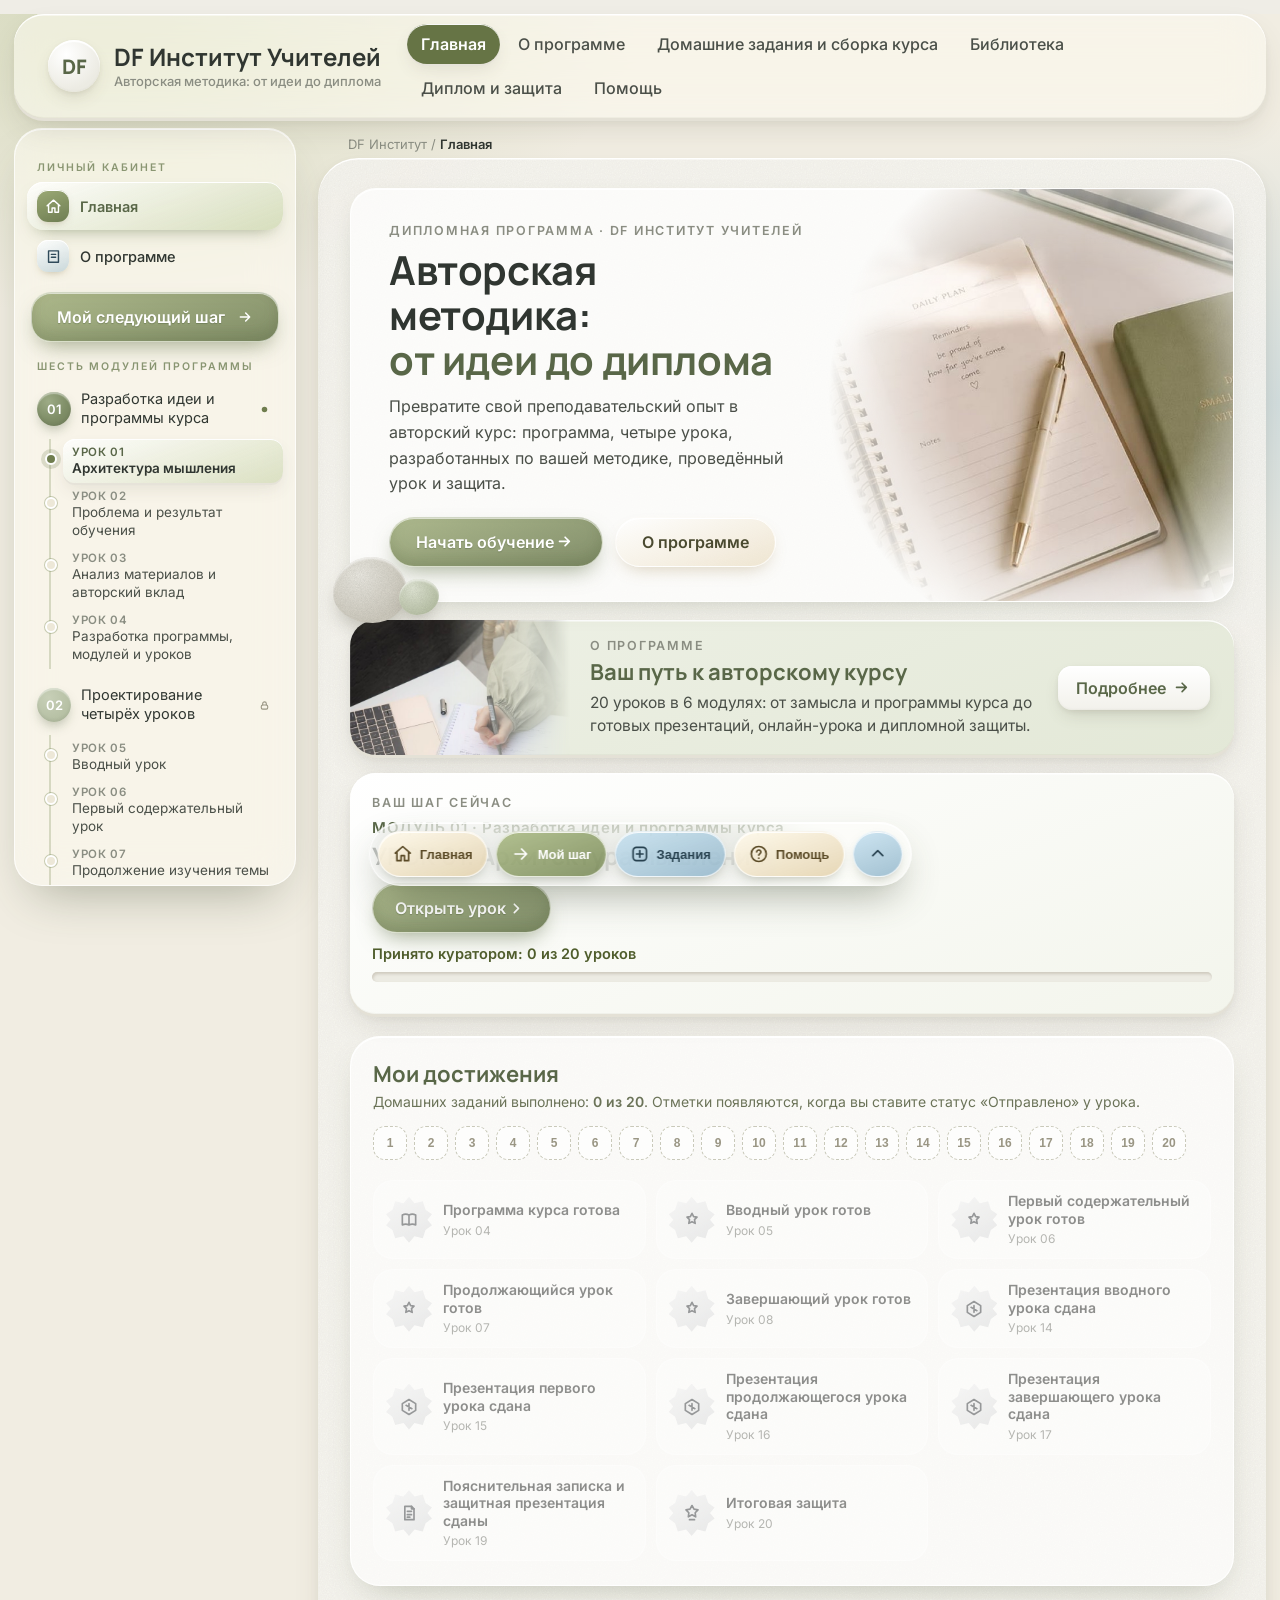
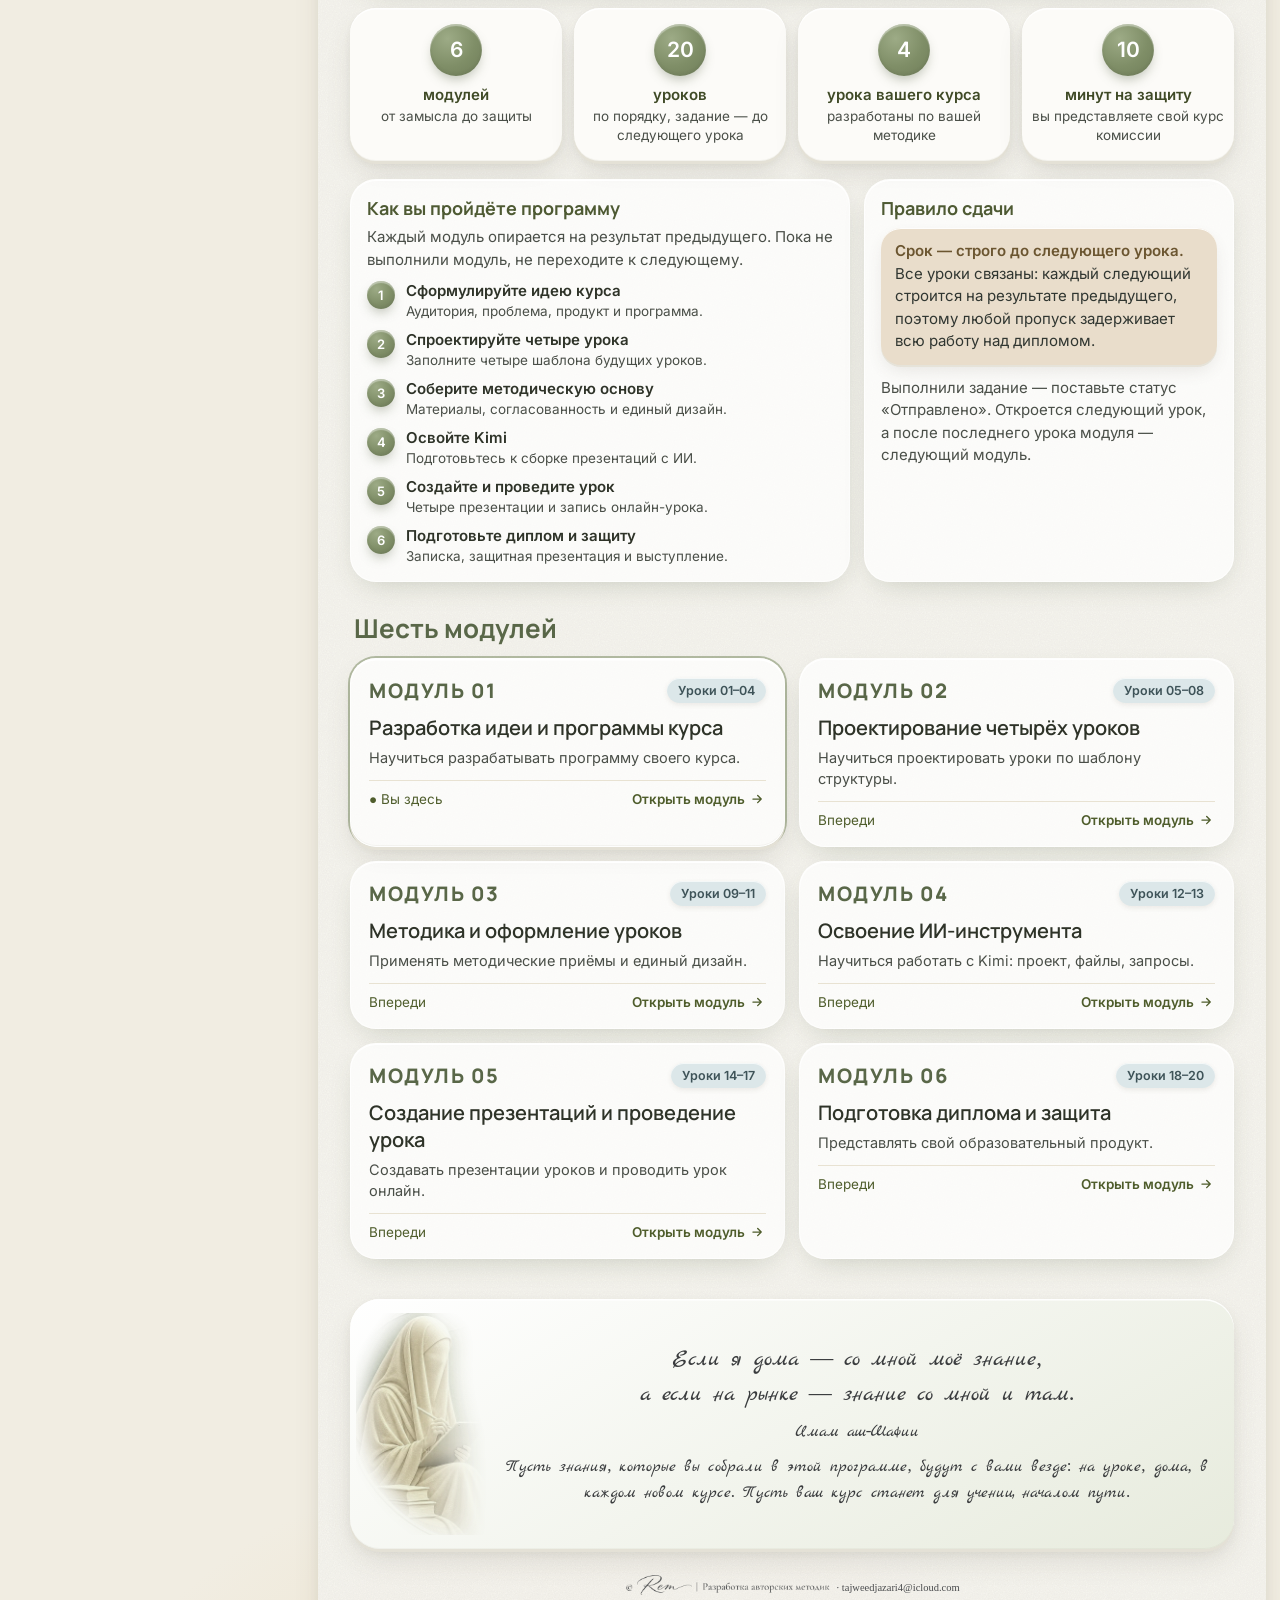
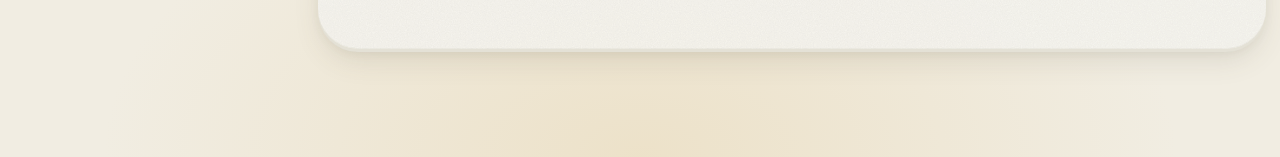
<file: preview/index.html>
<!DOCTYPE html><html lang="ru"><head><meta charset="utf-8"><meta name="viewport" content="width=device-width,initial-scale=1">
<title>Авторская методика: от идеи до диплома · DF Институт Учителей</title><meta name="robots" content="noindex,nofollow">
<link rel="icon" href="icons/icon-192.png" type="image/png"><style>@font-face{font-family:"Marck";src:url(../img/marck.woff2) format("woff2");font-display:swap}
*{box-sizing:border-box}html{scroll-behavior:smooth}
body{margin:0;font-family:"DM Sans","Segoe UI",Arial,sans-serif;color:#2E3328;background:#E9E3D7;-webkit-font-smoothing:antialiased}
a{color:inherit}
.pg{max-width:760px;margin:0 auto;padding:18px 12px 30px}
.board{overflow:hidden;background:#F7F4EC;border-radius:34px;padding:24px 20px 24px;box-shadow:0 30px 60px rgba(120,105,80,.22),inset 0 2px 0 #fff}
.hero{display:flex;align-items:center;gap:14px}
.arch{flex:none;width:130px;height:190px;position:relative;margin-left:-6px}
.arch img{position:absolute;left:50%;bottom:-6px;transform:translateX(-50%);height:196px;opacity:.9}
.htx{flex:1}
.k{font-size:10px;letter-spacing:.16em;color:#7E8C5A;font-weight:700}
h1{font-size:26px;line-height:1.12;margin:6px 0 8px;font-weight:700;color:#3F4A26}h1 em{font-style:normal;color:#7E8C5A}
.lead{font-size:13.5px;line-height:1.55;color:#55594C;margin:0}
.pills{display:flex;gap:9px;margin:18px 0 4px;flex-wrap:wrap}
.p{font-size:13.5px;padding:11px 18px;border-radius:999px;background:#F2EBDB;color:#3E4430;text-decoration:none;box-shadow:5px 6px 12px rgba(160,140,100,.3),-4px -4px 10px #fff;transition:transform .15s}
.p:hover,.ch:hover,.olb:hover,.mat:hover{transform:translateY(-1px)}
.p.on{background:#7E8C5A;color:#fff;box-shadow:5px 7px 14px rgba(100,115,65,.45),inset 0 1px 0 rgba(255,255,255,.35)}
.nums{display:flex;gap:12px;margin:20px 0 6px}.nums div{flex:1;text-align:center;padding:14px 4px;border-radius:24px;background:#F7F4EC;box-shadow:6px 7px 14px rgba(160,145,115,.28),-5px -5px 12px #fff}
.nums b{display:block;width:46px;height:46px;line-height:46px;margin:0 auto 6px;border-radius:50%;font-size:18px;font-weight:700;color:#fff;background:radial-gradient(circle at 35% 30%,#A9B686,#6F7D4E);box-shadow:3px 4px 8px rgba(100,115,65,.4)}
.nums span{font-size:11.5px;color:#55594C}
h2{font-size:20px;font-weight:700;color:#4E5A33;margin:28px 4px 12px}
.bk{position:relative;padding:26px 0 14px;margin-top:6px}.bk img{position:absolute;right:-30px;top:-30px;width:260px;z-index:0;pointer-events:none;filter:saturate(.7)}
.bk h2,.bk p{position:relative;z-index:1}.bk h2{margin:0 0 4px}
.bksub{font-size:13px;color:#55594C;margin:0 4px 12px;line-height:1.5}
.grid{display:grid;grid-template-columns:1fr 1fr;gap:12px}
.card{display:block;text-decoration:none;padding:16px 14px;border-radius:24px;background:#FBF9F3;box-shadow:7px 8px 16px rgba(160,145,115,.26),-5px -5px 12px #fff;position:relative;overflow:hidden}
.card:after{content:"";position:absolute;right:-14px;bottom:-14px;width:58px;height:58px;border-radius:50%;background:radial-gradient(circle at 35% 30%,#F3E7CF,#DCCBA6);opacity:.8}
.card.o:after{background:radial-gradient(circle at 35% 30%,#C9D3AE,#8E9B6B)}
.card b{display:block;font-weight:700;color:#4E5A33;font-size:15px;margin-bottom:4px}.card span{font-size:12.5px;color:#55594C;line-height:1.45;display:block;padding-right:26px}
.card i{display:block;font-style:normal;font-size:12px;font-weight:700;color:#6F7D4E;margin-top:8px}
.box{background:#FBF9F3;border-radius:24px;padding:16px;box-shadow:7px 8px 16px rgba(160,145,115,.26),-5px -5px 12px #fff}
.bt2{display:block;font-weight:700;color:#4E5A33;font-size:16px;margin-bottom:6px}.bp{font-size:13px;line-height:1.5;color:#55594C;margin:0 0 6px}
.olb{display:inline-block;margin-top:6px;font-size:13px;padding:10px 16px;border-radius:999px;background:linear-gradient(150deg,#8E9B6B,#6F7D4E);color:#fff;text-decoration:none;box-shadow:4px 5px 10px rgba(100,115,65,.35);transition:transform .15s}
.steps3{list-style:none;padding:0;margin:0}.steps3 li{font-size:13px;line-height:1.5;color:#55594C;margin-bottom:8px;padding-left:26px;position:relative}.steps3 li b{color:#3F4A26}
.steps3 li:before{content:attr(data-n);position:absolute;left:0;top:1px;width:18px;height:18px;border-radius:50%;background:#7E8C5A;color:#fff;font-size:10px;font-weight:700;text-align:center;line-height:18px}
.calmx,.calm{font-size:12.5px;line-height:1.5;background:rgba(214,222,190,.55);border-radius:14px;padding:9px 12px;color:#3E4430;margin-top:8px}
.warn{font-size:12.5px;line-height:1.5;background:#F4EAD2;border-radius:14px;padding:9px 12px;color:#5A4A26;margin-top:8px}
.bn{font-size:10.5px;letter-spacing:.16em;color:#7E8C5A;font-weight:700;margin:30px 4px 0}
.bh{margin:2px 4px 4px}
.les{background:#FBF9F3;border-radius:24px;padding:13px 14px;margin-bottom:11px;box-shadow:6px 7px 14px rgba(160,145,115,.24),-5px -5px 12px #fff;scroll-margin-top:14px}
.lh{display:flex;align-items:center;gap:12px}
.nm{flex:none;width:40px;height:40px;border-radius:50%;display:flex;align-items:center;justify-content:center;font-size:12.5px;font-weight:700;color:#4E5A33;background:radial-gradient(circle at 35% 30%,#FFFFFF,#E6EAD6);box-shadow:3px 4px 8px rgba(150,140,110,.35),-2px -2px 5px #fff}
.lt{font-size:15.5px;font-weight:700;color:#3F4A26}.tg{margin-left:auto;font-size:11px;color:#6E7A55;font-weight:600;white-space:nowrap}
.ds{font-size:13px;color:#55594C;margin:8px 0 0 52px;line-height:1.5}
.ex{margin:0 0 0 52px}
.ex ol,.ex ul{padding-left:18px;margin:6px 0}.ex li,.ex p{font-size:12.5px;line-height:1.5;color:#55594C}
.more{margin-top:8px;background:#F4F1E7;border-radius:14px;padding:2px 12px}
.more summary{cursor:pointer;font-size:12.5px;font-weight:700;color:#6F7D4E;padding:8px 0;list-style:none}.more summary::-webkit-details-marker{display:none}
.more summary:after{content:" ›";display:inline-block;transition:.2s}.more[open] summary:after{transform:rotate(90deg)}
.mat{margin:10px 0 0 52px;font:inherit;font-size:12.5px;font-weight:700;padding:9px 16px;border:0;border-radius:999px;background:#F2EBDB;color:#4E5A33;cursor:pointer;box-shadow:4px 5px 10px rgba(160,140,100,.3),-3px -3px 8px #fff;transition:transform .15s}
.mat span{display:inline-block;transition:transform .25s}.les.open .mat span{transform:rotate(90deg)}
.les.open .mat{background:#7E8C5A;color:#fff}
.fanw{display:none;flex-wrap:wrap;gap:8px;margin:10px 0 2px 52px;padding:2px 2px 6px}
.les.open .fanw{display:flex}
.ch{flex:none;font-size:12.5px;padding:9px 14px;border-radius:999px;background:#F2EBDB;color:#3E4430;text-decoration:none;white-space:nowrap;box-shadow:4px 5px 10px rgba(160,140,100,.3),-3px -3px 8px #fff;transition:transform .15s}
.les.open .ch{animation:fan .45s calc(var(--i)*.07s) both}
.ch.main{background:#7E8C5A;color:#fff}
@keyframes fan{from{opacity:0;transform:translateX(-30px) rotate(-6deg)}to{opacity:1;transform:none}}
.authorx{display:flex;align-items:center;gap:10px;margin-top:30px;padding:14px 16px 14px 6px;border-radius:24px;overflow:hidden;background:linear-gradient(150deg,#FBF9F3,#E8ECDC);box-shadow:7px 8px 16px rgba(160,145,115,.26),-5px -5px 12px #fff}
.authorx img{flex:none;width:130px;opacity:.95}
.farewell>div{flex:1}
.farewell .ar,.farewell .src,.farewell .wish2{font-family:"Marck",cursive;color:#3A3C3E;text-align:center}
.farewell .ar{font-size:21px;line-height:1.55;margin:0}
.farewell .src{font-size:16px;margin:8px 0 0}
.farewell .wish2{font-size:16px;line-height:1.5;margin:12px 0 0}
footer{display:flex;align-items:center;justify-content:center;gap:6px;margin-top:22px}
footer img{height:25px;opacity:.9}
footer span{font-family:"Crimson Text",Georgia,serif;font-size:9px;color:#4A4C4E;margin-top:6px}
@media(max-width:520px){
 .board{padding:20px 14px 22px;border-radius:28px}
 .arch{width:104px;height:160px}.arch img{height:164px}
 h1{font-size:21px}.lead{font-size:12.5px}
 .ds,.ex,.mat,.fanw{margin-left:0}.ds{margin-top:10px}
 .grid{gap:10px}.card{padding:14px 12px}
 .authorx img{width:100px}.farewell .ar{font-size:18px}.farewell .src,.farewell .wish2{font-size:14px}
 .bk img{width:200px;right:-20px}
}
@media(max-width:360px){.grid{grid-template-columns:1fr}}
/* v2: крупнее шрифт, факты, навигатор, фоновые картинки */
body{font-size:16px}
.k{font-size:11.5px}h1{font-size:32px}.lead{font-size:16px;line-height:1.6}
.p{font-size:15px}h2{font-size:24px}.bksub{font-size:15px}
.card b{font-size:17px}.card span{font-size:14.5px}.card i{font-size:14px}
.bt2{font-size:18px}.bp{font-size:15px}.olb{font-size:15px}
.steps3 li{font-size:15px}.steps3 li:before{width:20px;height:20px;line-height:20px;font-size:11px}
.calmx,.calm,.warn{font-size:14.5px}
.bn{font-size:12.5px}.lt{font-size:17.5px}.tg{font-size:12.5px}.nm{width:44px;height:44px;font-size:14px}
.ds{font-size:15px;margin-left:56px}.ex{margin-left:56px}.ex li,.ex p{font-size:14.5px}.more summary{font-size:14.5px}
.mat{font-size:14.5px;margin-left:56px}.fanw{margin-left:56px}.ch{font-size:14px;padding:10px 15px}
.farewell .ar{font-size:23px}.farewell .src{font-size:17px}.farewell .wish2{font-size:17px}
footer span{font-size:10.5px}footer img{height:28px}
.facts{display:grid;grid-template-columns:repeat(4,minmax(0,1fr));gap:12px;margin:22px 0 6px}
.facts>div{display:flex;flex-direction:column;align-items:center;text-align:center;gap:8px;padding:16px 10px;border-radius:24px;background:#F7F4EC;box-shadow:6px 7px 14px rgba(160,145,115,.28),-5px -5px 12px #fff}
.facts b{width:52px;height:52px;line-height:52px;border-radius:50%;font-size:21px;font-weight:700;color:#fff;background:radial-gradient(circle at 35% 30%,#A9B686,#6F7D4E);box-shadow:3px 4px 8px rgba(100,115,65,.4)}
.facts span{font-size:13.5px;line-height:1.4;color:#55594C}.facts strong{display:block;font-size:15px;color:#3F4A26;margin-bottom:2px}
.navg{display:grid;grid-template-columns:repeat(3,minmax(0,1fr));gap:12px;counter-reset:m}
.mod{position:relative;display:flex;flex-direction:column;gap:3px;padding:16px 14px 16px;border-radius:24px;text-decoration:none;background:#FBF9F3;box-shadow:7px 8px 16px rgba(160,145,115,.26),-5px -5px 12px #fff;transition:transform .15s}
.mod:hover{transform:translateY(-2px)}
.mod.o{background:linear-gradient(150deg,#FBF9F3,#E8ECDC)}
.mn{width:34px;height:34px;line-height:34px;text-align:center;border-radius:50%;font-weight:700;font-size:15px;color:#fff;background:radial-gradient(circle at 35% 30%,#A9B686,#6F7D4E);margin-bottom:6px}
.mod b{font-size:17px;color:#3F4A26}.mod small{font-size:13px;font-weight:700;color:#7E8C5A}.mod em{font-style:normal;font-size:14px;line-height:1.4;color:#55594C;margin-top:4px}
.bgimg{position:relative;height:0;z-index:0;pointer-events:none}
.bgimg img{position:absolute;opacity:.85}
.bgimg.l img{width:330px;right:-60px;top:-40px}
.bgimg.r img{width:280px;right:-50px;top:-30px}
h2,.bn,.bh,.bksub,.box,.les,.grid{position:relative;z-index:1}
@media(max-width:720px){.facts{grid-template-columns:repeat(2,minmax(0,1fr))}.navg{grid-template-columns:repeat(2,minmax(0,1fr))}}
@media(max-width:520px){
 h1{font-size:25px}.lead{font-size:15px}
 .ds,.ex,.mat,.fanw{margin-left:0}
 .bgimg.l img{width:240px;right:-50px}.bgimg.r img{width:200px;right:-40px}
 .farewell .ar{font-size:19px}.farewell .src,.farewell .wish2{font-size:15px}
 .mod{padding:14px 12px}.mod em{font-size:13px}
}
/* v3: фон по бокам, шире колонка */
.pg{max-width:900px;position:relative;z-index:1}
.sidebg{position:fixed;inset:0;z-index:0;pointer-events:none;overflow:hidden}
.sidebg img{position:absolute;opacity:.75}
.sidebg .sl{width:min(560px,42vw);left:-120px;top:12vh}
.sidebg .sr{width:min(480px,36vw);right:-110px;bottom:4vh}
@media(max-width:1100px){.sidebg{display:none}}
@media(max-width:520px){
 .grid{grid-template-columns:1fr}
 .hero{flex-direction:column;align-items:flex-start;gap:0}
 .arch{width:100%;height:150px;margin:0}.arch img{height:160px;left:50%}
 .card span{padding-right:30px}
}
/* v4: контраст текста + новые блоки */
.lead,.bksub,.card span,.bp,.steps3 li,.ds,.ex li,.ex p,.facts span,.mod em,.nums span{color:#33372D}
.k,.bn,.mod small,.card i,.tg{color:#4F5D2C}
h1 em{color:#5F6E36}
.p{color:#2E3328}
.pills{gap:8px}.p{padding:10px 15px;font-size:14.5px}
.cont{margin:18px 0 6px;padding:18px;border-radius:24px;background:linear-gradient(150deg,#FBF9F3,#E8ECDC);box-shadow:7px 8px 16px rgba(160,145,115,.26),-5px -5px 12px #fff}
.ctop{display:flex;justify-content:space-between;align-items:baseline;gap:10px;flex-wrap:wrap}.ctop b{font-size:18px;color:#3F4A26}.ctop span{font-size:14.5px;font-weight:700;color:#4F5D2C}
.bar{height:10px;border-radius:99px;background:#E6E0CF;margin:10px 0 10px;overflow:hidden;box-shadow:inset 1px 2px 3px rgba(120,105,80,.25)}.bar i{display:block;height:100%;border-radius:99px;background:linear-gradient(90deg,#A9B686,#6F7D4E);transition:width .4s}
.cont p{font-size:15.5px;color:#2E3328;margin:0 0 4px}
.mgoal{display:grid;grid-template-columns:repeat(3,minmax(0,1fr));gap:8px;margin:8px 0 14px}
.mgoal div{background:rgba(214,222,190,.5);border-radius:16px;padding:10px 12px;font-size:14px;line-height:1.45;color:#2E3328}
.mgoal b{display:block;font-size:12px;letter-spacing:.06em;text-transform:uppercase;color:#4F5D2C;margin-bottom:3px}
.row{display:flex;align-items:center;gap:10px;flex-wrap:wrap;margin:10px 0 0 56px}.row .mat{margin:0}
.stl{font-size:13.5px;color:#33372D;display:flex;align-items:center;gap:6px}
.sts{font:inherit;font-size:13.5px;padding:8px 10px;border-radius:999px;border:1px solid #DCD3BF;background:#fff;color:#2E3328}
.les[data-st="Принято"] .nm{background:radial-gradient(circle at 35% 30%,#A9B686,#6F7D4E);color:#fff}
.les[data-st="Требуется доработка"] .sts{border-color:#C9A24E;background:#FBF2DC}
.les[data-st="Принято"] .sts{border-color:#8E9B6B;background:#EEF2E2}
.ch.add{background:transparent;box-shadow:none;border:1.5px solid #CFC5AE;color:#3E4430}
.legend{display:flex;gap:8px;flex-wrap:wrap;margin:0 4px 10px}.legend .ch{font-size:13px;padding:7px 12px;cursor:default}
.st5 li{margin-bottom:6px}.mk{background:#FFE36A;border-radius:4px;padding:0 3px}.mk2{background:#E3E9D2;border-radius:4px;padding:0 3px}
.lib{display:grid;grid-template-columns:repeat(2,minmax(0,1fr));gap:6px 20px}
.libg b{display:block;font-size:16px;color:#3F4A26;margin:6px 0 4px}.libg ul{margin:0 0 8px;padding-left:18px}.libg li{font-size:14.5px;line-height:1.6}
.libg a{color:#3B4722;text-decoration-color:#B9C2A8;text-underline-offset:3px}
.pf{display:grid;grid-template-columns:repeat(2,minmax(0,1fr));gap:8px}
.pfi{display:flex;gap:10px;align-items:flex-start;padding:8px;border-radius:14px;cursor:pointer}.pfi input{width:20px;height:20px;accent-color:#6F7D4E;margin-top:2px;flex:none}
.pfi b{display:block;font-size:15px;color:#2E3328}.pfi small{font-size:13px;color:#4A4E42}
.qa{background:#F4F1E7}.qa p{font-size:14.5px;line-height:1.55;color:#2E3328;margin:0 0 10px}
.gl{display:grid;grid-template-columns:repeat(2,minmax(0,1fr));gap:10px 20px}
.gi b{display:block;font-size:15.5px;color:#3F4A26}.gi span{font-size:14.5px;line-height:1.5;color:#33372D}
@media(max-width:720px){.mgoal,.lib,.pf,.gl{grid-template-columns:1fr}}
@media(max-width:520px){.row{margin-left:0}.p{font-size:14px;padding:9px 13px}}
.more summary{color:#3F4A26}html{scroll-behavior:auto}
.rule{margin:0 4px 12px;padding:12px 14px;border-radius:16px;background:#F4EAD2;color:#3A3020;font-size:15px;line-height:1.5;box-shadow:inset 0 0 0 1.5px #E2CFA0}.rule b{color:#5A4214}
/* v6: архитектура личного кабинета */
body{background:#EEE9DD}
.sidebar{position:fixed;inset:0 auto 0 0;width:286px;background:#F7F4EC;padding:20px 14px 24px;overflow:auto;z-index:40;box-shadow:8px 0 30px rgba(120,105,80,.16);border-radius:0 28px 28px 0}
.brand{display:flex;gap:10px;align-items:center;padding:0 6px 16px;margin-bottom:4px;border-bottom:1px solid #E2DCCB;text-decoration:none}
.brand img{width:44px;height:44px;object-fit:cover;object-position:top;border-radius:14px;background:#E8ECDC}
.brand b{display:block;font-size:13px;letter-spacing:.14em;color:#3F4A26}.brand small{font-size:10px;letter-spacing:.1em;color:#4F5D2C}
.label{font-size:11px;letter-spacing:.15em;color:#6E7A55;font-weight:800;margin:20px 10px 8px;text-transform:uppercase}
.nav{display:block;padding:10px 12px;margin:2px 0;border-radius:14px;color:#33372D;text-decoration:none;font-size:15px}
.nav:hover,.modnav:hover{background:#EFEADC}.nav.active,.modnav.active{background:#E3E9D2;color:#2E3328;font-weight:700}
.sgo{display:block;text-align:center;margin:10px 4px 0;padding:11px;border-radius:999px;background:linear-gradient(150deg,#8E9B6B,#6F7D4E);color:#fff;font-weight:700;font-size:14.5px;text-decoration:none;box-shadow:4px 5px 10px rgba(100,115,65,.35)}
.modnav{display:flex;gap:10px;align-items:center;padding:9px 10px;margin:2px 0;border-radius:14px;text-decoration:none;color:#33372D;font-size:14.5px;line-height:1.3}
.mb{flex:none;width:34px;height:34px;line-height:34px;text-align:center;border-radius:50%;font-weight:700;font-size:13px;color:#fff;background:radial-gradient(circle at 35% 30%,#A9B686,#6F7D4E)}
.mt{flex:1}.modnav i{font-style:normal;font-size:13px}
.modnav.done i:after{content:"✓";color:#5F6E36;font-weight:700}.modnav.cur i:after{content:"●";color:#6F7D4E}.modnav.lock i:after{content:"🔒";font-size:11px;opacity:.6}
.modnav.lock{color:#8D8A7E}.modnav.lock .mb{background:#CFC9B8}
main{margin-left:286px;min-width:0}
.top{position:sticky;top:0;z-index:20;height:60px;display:flex;align-items:center;gap:12px;padding:0 30px;background:rgba(247,244,236,.94);backdrop-filter:blur(6px);border-bottom:1px solid #E2DCCB;font-size:14px;color:#4F5D2C}
.top b{color:#2E3328}
.burger{display:none;border:0;background:linear-gradient(150deg,#8E9B6B,#6F7D4E);color:#fff;font-size:18px;width:42px;height:42px;border-radius:14px;cursor:pointer}
.content{max-width:980px;margin:0 auto;padding:28px 30px 60px}
.page{display:none}.page.active{display:block}
.ph{margin:6px 0 10px}
.hero{background:#F7F4EC;border-radius:30px;padding:20px 24px;box-shadow:10px 14px 30px rgba(120,105,80,.18),inset 0 2px 0 #fff}
.step{margin:18px 0 6px;padding:22px;border-radius:26px;background:linear-gradient(150deg,#FBF9F3,#DFE6CC);box-shadow:8px 10px 20px rgba(140,130,95,.28),-5px -5px 12px #fff;border:2px solid #C9D3AE}
.sk{font-size:12px;letter-spacing:.16em;font-weight:700;color:#4F5D2C}
.sw{font-size:15px;font-weight:800;letter-spacing:.04em;color:#4F5D2C;margin-top:8px}
.sn{font-size:24px;font-weight:700;color:#2E3328;margin:4px 0 6px;line-height:1.25}
.smsg{font-size:15px;font-weight:700;color:#3A5016;background:#fff;border-radius:12px;padding:8px 12px;margin:6px 0}
.olb.big{font-size:16px;padding:12px 22px;margin:6px 0 12px}
.grid2{display:grid;grid-template-columns:1.15fr .85fr;gap:14px;margin-top:18px}
.steps6{list-style:none;margin:10px 0 0;padding:0;display:grid;gap:10px}.steps6 li{display:flex;gap:11px;align-items:flex-start}
.dot{flex:none;width:28px;height:28px;line-height:28px;text-align:center;border-radius:50%;font-size:13px;font-weight:800;color:#fff;background:radial-gradient(circle at 35% 30%,#A9B686,#6F7D4E)}
.steps6 b{display:block;font-size:15px;color:#2E3328}.steps6 small{font-size:13.5px;color:#4A4E42}
.rule{margin:8px 0 0}
.mcards{display:grid;grid-template-columns:repeat(2,minmax(0,1fr));gap:14px}
.mcard{display:block;text-decoration:none;padding:18px;border-radius:24px;background:#FBF9F3;box-shadow:7px 8px 16px rgba(160,145,115,.26),-5px -5px 12px #fff;transition:transform .15s}
.mcard:hover{transform:translateY(-2px)}
.mtop{display:flex;justify-content:space-between;align-items:center;gap:8px}
.mno{font-size:20px;font-weight:800;letter-spacing:.08em;color:#5F6E36}
.tag{font-size:12.5px;font-weight:700;color:#4F5D2C;background:#E8ECDC;border-radius:999px;padding:5px 11px;white-space:nowrap}
.mcard h3{font-size:19px;color:#2E3328;margin:10px 0 6px}.mcard p{font-size:14.5px;color:#33372D;margin:0 0 12px;line-height:1.45}
.mfoot{display:flex;justify-content:space-between;border-top:1px solid #E8E2D2;padding-top:10px;font-size:13.5px;color:#4F5D2C}
.mcard.cur{box-shadow:0 0 0 2.5px #7E8C5A,7px 8px 16px rgba(160,145,115,.26)}.mcard.lock{opacity:.62}
/* страница модуля */
.mhero{background:#F7F4EC;border-radius:30px;padding:24px 26px;box-shadow:10px 14px 30px rgba(120,105,80,.18),inset 0 2px 0 #fff}
.mbig{font-size:clamp(40px,6vw,64px);line-height:1;font-weight:800;letter-spacing:.06em;color:#7E8C5A}
.mhero h1{font-size:30px;margin:8px 0 10px}
.mst{font-size:15px;font-weight:700;color:#4F5D2C;margin:12px 0 4px}
.msec.lock .mst{color:#7A6A42}
.acts{display:grid;grid-template-columns:repeat(3,minmax(0,1fr));gap:10px;margin:16px 0 22px}
.acts div{background:#FBF9F3;border-radius:18px;padding:13px 14px;box-shadow:5px 6px 12px rgba(160,145,115,.22),-4px -4px 10px #fff}
.acts b{display:block;font-size:14.5px;color:#3F4A26}.acts span{font-size:13.5px;color:#33372D;line-height:1.4}
.les{padding:20px 22px;margin-bottom:16px;scroll-margin-top:76px}
.lhd{display:flex;align-items:center;gap:10px;flex-wrap:wrap}
.ubig{font-size:clamp(28px,4vw,38px);line-height:1;font-weight:800;letter-spacing:.06em;color:#7E8C5A}
.kind{font-size:12.5px;font-weight:700;color:#4F5D2C;background:#EEF2E2;border-radius:999px;padding:5px 11px}
.les h3.lt{display:block;font-size:22px;line-height:1.25;color:#2E3328;margin:10px 0 2px}
.les .ds,.les .ex,.les .row,.les .fanw{margin-left:0}
.now,.okm{display:none;font-size:12.5px;font-weight:700;border-radius:999px;padding:4px 11px}
.now{color:#fff;background:#6F7D4E}.okm{color:#4F5D2C;background:#E3E9D2}
.les.cur{box-shadow:0 0 0 2.5px #7E8C5A,8px 10px 18px rgba(140,130,95,.3)}
.les.cur .now,.les.done .okm{display:inline-block}
.lockn{display:none;margin-top:8px;font-size:14.5px;color:#6E6650}
.les.lock{background:#F1EDE3;box-shadow:none;border:1.5px dashed #D8D0BC}
.les.lock .ubig{color:#B8B19F}.les.lock h3.lt{color:#8D8A7E}
.les.lock .lockn{display:block}.les.lock .lbody{display:none}
.ch.pres{background:#7E8C5A;color:#fff}
.ch.skl{background:#E3E9D2;color:#2E3328;box-shadow:4px 5px 10px rgba(130,140,100,.3),-3px -3px 8px #fff}
.endm{margin-top:22px;display:flex;justify-content:space-between;align-items:center;gap:16px;padding:20px 22px;border-radius:24px;background:linear-gradient(150deg,#FBF9F3,#E8ECDC);box-shadow:7px 8px 16px rgba(160,145,115,.26),-5px -5px 12px #fff}
.endm b{font-size:19px;color:#3F4A26}.endm p{font-size:14.5px;color:#33372D;margin:4px 0 0}
.endlock{display:none}.msec:not(.done) .endlock{display:block}.msec:not(.done) .endm .olb{opacity:.45;pointer-events:none}
.shade{display:none}
.farewell{margin-top:40px}
@media(max-width:900px){
 .sidebar{transform:translateX(-105%);transition:transform .25s;width:min(310px,86vw)}
 body.navon .sidebar{transform:none}body.navon .shade{display:block;position:fixed;inset:0;background:rgba(40,40,30,.35);z-index:35}
 main{margin-left:0}.burger{display:block}.top{padding:0 14px}
 .content{padding:18px 14px 50px}
 .grid2,.mcards,.acts{grid-template-columns:1fr}
 .endm{flex-direction:column;align-items:flex-start}
}
@media(max-width:520px){.les{padding:16px}.les h3.lt{font-size:19px}.mhero{padding:18px}.mhero h1{font-size:24px}.sn{font-size:20px}}
/* v7: академический дизайн DF Института */
@font-face{font-family:Manrope;font-weight:600;src:url(img/manrope-cyrillic-600-normal.woff2) format("woff2");unicode-range:U+0400-045F,U+0490-0491,U+04B0-04B1,U+2116}
@font-face{font-family:Manrope;font-weight:700;src:url(img/manrope-cyrillic-700-normal.woff2) format("woff2");unicode-range:U+0400-045F,U+0490-0491,U+04B0-04B1,U+2116}
@font-face{font-family:Manrope;font-weight:800;src:url(img/manrope-cyrillic-800-normal.woff2) format("woff2");unicode-range:U+0400-045F,U+0490-0491,U+04B0-04B1,U+2116}
@font-face{font-family:Manrope;font-weight:600;src:url(img/manrope-latin-600-normal.woff2) format("woff2")}
@font-face{font-family:Manrope;font-weight:700;src:url(img/manrope-latin-700-normal.woff2) format("woff2")}
@font-face{font-family:Manrope;font-weight:800;src:url(img/manrope-latin-800-normal.woff2) format("woff2")}
@font-face{font-family:Inter;font-weight:400;src:url(img/inter-cyrillic-400-normal.woff2) format("woff2");unicode-range:U+0400-045F,U+0490-0491,U+04B0-04B1,U+2116}
@font-face{font-family:Inter;font-weight:500;src:url(img/inter-cyrillic-500-normal.woff2) format("woff2");unicode-range:U+0400-045F,U+0490-0491,U+04B0-04B1,U+2116}
@font-face{font-family:Inter;font-weight:600;src:url(img/inter-cyrillic-600-normal.woff2) format("woff2");unicode-range:U+0400-045F,U+0490-0491,U+04B0-04B1,U+2116}
@font-face{font-family:Inter;font-weight:400;src:url(img/inter-latin-400-normal.woff2) format("woff2")}
@font-face{font-family:Inter;font-weight:500;src:url(img/inter-latin-500-normal.woff2) format("woff2")}
@font-face{font-family:Inter;font-weight:600;src:url(img/inter-latin-600-normal.woff2) format("woff2")}
:root{--milk:#F7F6F1;--white:#FFFFFF;--sage:#E7EBDD;--olive:#7F8E67;--dolive:#596748;--blue:#DCE7E9;--sand:#E9DDCB;--ink:#303631;--cap:#8A8D82;
 --emb:0 1px 0 rgba(255,255,255,.9) inset,0 -1px 0 rgba(48,54,49,.05) inset,0 10px 26px rgba(70,72,55,.09),0 2px 5px rgba(70,72,55,.06)}
body{background:var(--milk);color:var(--ink);font-family:Inter,"Segoe UI",Arial,sans-serif;font-size:16px}
h1,h2,h3,.mbig,.ubig,.mno,.sn,.bt2,.lt,.mcard h3,.logo b,.endm b{font-family:Manrope,Inter,sans-serif}
h1{font-size:40px;font-weight:700;color:var(--ink);letter-spacing:-.01em}h1 em{color:var(--dolive);font-style:normal}
h2{font-size:26px;font-weight:700;color:var(--dolive)}h3,.mcard h3{font-size:20px;font-weight:600}
.k,.sk,.label,.mgoal b{color:var(--cap);font-family:Inter,sans-serif;font-weight:600;font-size:12.5px;letter-spacing:.14em}
.lead,.bp,.ds,.card span,.steps6 small,.acts span,.mcard p,.endm p,.facts span,.ex li,.ex p,.gi span,.qa p{color:#4A4F48}
/* шапка */
.mast{position:fixed;top:0;left:0;right:0;height:104px;z-index:50;display:flex;align-items:center;gap:26px;padding:0 34px;background:var(--white);box-shadow:0 1px 0 #ECEAE2,0 8px 24px rgba(70,72,55,.06)}
.logo{display:flex;align-items:center;gap:14px;text-decoration:none;flex:none}
.lg{width:52px;height:52px;border-radius:15px;display:grid;place-items:center;font:800 20px Manrope,sans-serif;color:var(--dolive);background:linear-gradient(160deg,#FFFFFF,#EEF0E6);box-shadow:inset 0 1px 0 #fff,inset 0 -2px 3px rgba(89,103,72,.12),0 4px 10px rgba(70,72,55,.14)}
.logo b{display:block;font-size:24px;font-weight:700;color:var(--ink);line-height:1.15}.logo small{display:block;font-size:13px;color:var(--cap);font-weight:500;margin-top:2px}
.topnav{display:flex;gap:4px;margin-left:auto;flex-wrap:wrap}
.topnav a{font-size:16px;font-weight:500;color:#4A4F48;text-decoration:none;padding:10px 14px;border-radius:12px}
.topnav a:hover{background:var(--milk)}.topnav a.active{color:var(--dolive);background:var(--sage);font-weight:600}
.sidebar{top:104px;border-radius:0 24px 0 0;background:var(--white);width:290px;box-shadow:1px 0 0 #ECEAE2;padding-top:10px}
main{margin-left:290px;padding-top:104px}
.crumbs{max-width:980px;margin:0 auto;padding:16px 30px 0;font-size:13px;color:var(--cap)}.crumbs b{color:var(--ink)}
.content{padding-top:12px}
.nav,.modnav{color:var(--ink)}.nav.active,.modnav.active{background:var(--sage);color:var(--dolive)}
.mb,.dot,.facts b{background:linear-gradient(160deg,#93A27A,#6E7D57);box-shadow:inset 0 1px 0 rgba(255,255,255,.35),inset 0 -2px 3px rgba(0,0,0,.12),0 3px 7px rgba(89,103,72,.3)}
.modnav.lock .mb{background:#E3E2DA;color:#9A9C92;box-shadow:inset 0 1px 0 #fff}
/* кнопки выпуклые, тиснение */
.btn3d,.olb,.sgo{display:inline-flex;align-items:center;justify-content:center;min-height:48px;padding:0 24px;border-radius:14px;font:600 16px Inter,sans-serif;color:#fff;text-decoration:none;border:0;cursor:pointer;
 background:linear-gradient(180deg,#93A27A 0%,#7F8E67 55%,#717F5B 100%);
 box-shadow:inset 0 1px 0 rgba(255,255,255,.45),inset 0 -2px 0 rgba(48,54,49,.18),0 6px 14px rgba(89,103,72,.28),0 1px 2px rgba(48,54,49,.15);transition:transform .15s,box-shadow .15s}
.btn3d:hover,.olb:hover,.sgo:hover{transform:translateY(-1px)}
.btn3d:active,.olb:active{transform:translateY(1px);box-shadow:inset 0 2px 4px rgba(48,54,49,.25)}
.btn3d.alt{color:var(--dolive);background:linear-gradient(180deg,#FFFFFF,#EFEFE8);box-shadow:inset 0 1px 0 #fff,inset 0 -2px 0 rgba(89,103,72,.12),0 5px 12px rgba(70,72,55,.12),0 0 0 1px #E2E3D9}
.sgo{display:flex;margin:10px 6px 0}
.olb.big{min-height:50px;font-size:16px}
.mat,.ch{min-height:46px;display:inline-flex;align-items:center;border-radius:14px;font-family:Inter,sans-serif;font-weight:600;font-size:15px;padding:0 18px;color:var(--dolive);
 background:linear-gradient(180deg,#FFFFFF,#F1F1EA);box-shadow:inset 0 1px 0 #fff,inset 0 -2px 0 rgba(89,103,72,.1),0 4px 10px rgba(70,72,55,.1),0 0 0 1px #E4E4DA}
.les.open .mat,.ch.main,.ch.pres{color:#fff;background:linear-gradient(180deg,#93A27A,#7F8E67 55%,#717F5B);box-shadow:inset 0 1px 0 rgba(255,255,255,.45),inset 0 -2px 0 rgba(48,54,49,.18),0 5px 12px rgba(89,103,72,.26)}
.ch.skl{color:var(--ink);background:linear-gradient(180deg,#EAF1F2,#DCE7E9);box-shadow:inset 0 1px 0 #fff,inset 0 -2px 0 rgba(60,90,100,.1),0 4px 10px rgba(70,90,95,.12)}
.ch.add{background:transparent;box-shadow:0 0 0 1.5px #D9D8CE;color:#4A4F48}
.sts{min-height:44px;border-radius:12px;border:1px solid #E0E0D6;font-family:Inter,sans-serif}
/* карточки — белые, тиснение */
.box,.card,.les,.mcard,.mhero,.acts div,.facts>div,.hero,.endm{background:var(--white);border-radius:22px;box-shadow:var(--emb)}
.facts>div{min-height:118px}
.card.o{background:var(--blue)}.card:after{display:none}
.rule{background:var(--sand);box-shadow:none;color:var(--ink);border-radius:16px}.rule b{color:#6B5530}
.warn{background:var(--sand)}.calm,.calmx{background:var(--blue);color:var(--ink)}
.mgoal div{background:var(--milk);box-shadow:inset 0 0 0 1px #ECEBE3}
.mgoal div:nth-child(2){background:var(--sage)}.mgoal div:nth-child(3){background:var(--blue)}
.acts div:nth-child(2){background:#FBFBF8}
.step{background:var(--white);border:0;box-shadow:var(--emb),inset 4px 0 0 var(--olive)}
.sw{color:var(--dolive)}.sn{color:var(--ink)}
.smsg{background:var(--sage);color:var(--dolive)}
.bar{background:#ECEBE3}.bar i{background:linear-gradient(90deg,#A3B18A,#7F8E67)}
.mbig,.ubig{color:var(--dolive)}.mno{color:var(--dolive)}
.tag,.kind{background:var(--blue);color:#3E5358}
.mcard.cur{box-shadow:var(--emb),0 0 0 2px var(--olive)}
.les.cur{box-shadow:var(--emb),0 0 0 2px var(--olive)}
.les.lock{background:#F2F1EB;border:1.5px dashed #DDDCD2}
.now{background:var(--olive)}.okm{background:var(--sage);color:var(--dolive)}
.endm{background:linear-gradient(150deg,#FFFFFF,var(--sage))}
.qa,.more{background:var(--milk)}
/* первый экран с картинкой, растворённой в фоне */
.hero2{position:relative;display:grid;grid-template-columns:1.05fr .95fr;align-items:center;min-height:290px;border-radius:24px;overflow:hidden;background:linear-gradient(110deg,#FFFFFF 40%,#F3F3EC);box-shadow:var(--emb)}
.hero2 .htx{padding:34px 10px 34px 38px;position:relative;z-index:2}
.hero2 h1{margin:10px 0 12px}
.hbtns{display:flex;gap:12px;flex-wrap:wrap;margin-top:20px}
.himg{position:relative;align-self:stretch;min-height:290px}
.himg img{position:absolute;inset:0;width:100%;height:100%;object-fit:cover;
 -webkit-mask-image:radial-gradient(ellipse 75% 80% at 62% 50%,#000 40%,transparent 78%);mask-image:radial-gradient(ellipse 75% 80% at 62% 50%,#000 40%,transparent 78%)}
.aboutb{display:flex;align-items:center;gap:20px;margin:18px 0 6px;min-height:132px;border-radius:24px;background:var(--sage);text-decoration:none;overflow:hidden;box-shadow:var(--emb)}
.aimg{flex:none;width:220px;align-self:stretch;position:relative}
.aimg img{position:absolute;inset:0;width:100%;height:100%;object-fit:cover;-webkit-mask-image:linear-gradient(90deg,#000 45%,transparent 100%);mask-image:linear-gradient(90deg,#000 45%,transparent 100%)}
.atx{flex:1;padding:18px 0}.atx b{display:block;font:700 22px Manrope,sans-serif;color:var(--dolive);margin:4px 0}.atx span{font-size:15.5px;color:#4A4F48;line-height:1.5}
.ago{flex:none;margin-right:24px;font-weight:600;color:var(--dolive);padding:12px 18px;border-radius:14px;background:linear-gradient(180deg,#fff,#F1F1EA);box-shadow:inset 0 1px 0 #fff,0 4px 10px rgba(70,72,55,.1)}
.phead{display:grid;grid-template-columns:1fr 300px;align-items:center;gap:10px;min-height:170px;margin-bottom:10px}
.pimg{position:relative;height:190px}
.pimg img{position:absolute;inset:0;width:100%;height:100%;object-fit:cover;-webkit-mask-image:radial-gradient(ellipse 70% 72% at 50% 50%,#000 38%,transparent 76%);mask-image:radial-gradient(ellipse 70% 72% at 50% 50%,#000 38%,transparent 76%)}
.farewell{background:linear-gradient(150deg,#FFFFFF,var(--sage))}
@media(max-width:1180px){.topnav{display:none}}
@media(max-width:900px){
 .mast{height:72px;padding:0 14px;gap:12px}.lg{width:44px;height:44px;font-size:17px}.logo b{font-size:17px}.logo small{font-size:11.5px}
 .sidebar{top:0;z-index:60;border-radius:0 24px 24px 0}body.navon .shade{z-index:55}
 main{margin-left:0;padding-top:72px}.crumbs{padding:12px 14px 0}
 h1{font-size:29px}h2{font-size:22px}
 .hero2{grid-template-columns:1fr}.hero2 .htx{padding:26px 20px 6px}.himg{min-height:200px;order:-1}
 .himg img{-webkit-mask-image:radial-gradient(ellipse 72% 68% at 50% 52%,#000 32%,transparent 74%);mask-image:radial-gradient(ellipse 72% 68% at 50% 52%,#000 32%,transparent 74%)}
 .aboutb{flex-wrap:wrap;gap:0}.aimg{width:100%;height:130px}.aimg img{-webkit-mask-image:radial-gradient(ellipse 70% 80% at 50% 40%,#000 25%,transparent 75%);mask-image:radial-gradient(ellipse 70% 80% at 50% 40%,#000 25%,transparent 75%)}
 .atx{padding:6px 18px}.ago{margin:8px 18px 18px}
 .phead{grid-template-columns:1fr}.pimg{height:170px;order:-1}
}
.mbig{font-size:clamp(30px,4.5vw,48px)}
.ubig{font-size:clamp(25px,3.6vw,34px)}
/* v8: уроки в навигаторе, всё открыто, просмотр презентаций */
.sls{margin:0 0 8px 27px;padding-left:12px;border-left:2px solid #ECEBE3}
.sl{display:block;padding:6px 8px;border-radius:10px;text-decoration:none;font-size:13.5px;line-height:1.3;color:#4A4F48}
.sl b{display:block;font-size:11.5px;letter-spacing:.06em;text-transform:uppercase;color:var(--cap);font-weight:600}
.sl:hover{background:var(--milk)}
.sl.cur{background:var(--sage);color:var(--ink);font-weight:600}.sl.cur b{color:var(--dolive)}
.sl.done b:after{content:" ✓";color:var(--dolive)}
.modnav.lock{color:var(--ink)}.modnav.lock .mb{background:linear-gradient(160deg,#B9C3A6,#98A684);color:#fff}
.modnav.lock i:after{content:""}
.mcard.lock{opacity:1}
.les.lock{background:var(--white);border:0;box-shadow:var(--emb)}
.les.lock .ubig{color:var(--dolive)}.les.lock h3.lt{color:var(--ink)}
.les.lock .lockn{display:none}.les.lock .lbody{display:block}
.msec.lock .mst{color:var(--cap)}
.endlock{display:none!important}.msec:not(.done) .endm .olb{opacity:1;pointer-events:auto}
/* просмотр презентации */
.vwr{position:fixed;inset:0;z-index:100;display:flex;align-items:center;justify-content:center;padding:18px;background:rgba(247,246,241,.62);-webkit-backdrop-filter:blur(16px);backdrop-filter:blur(16px)}
.vwr[hidden]{display:none}
.vcard{position:relative;width:min(1040px,100%);max-height:100%;display:flex;flex-direction:column;overflow:hidden;border-radius:30px;color:var(--ink);background:radial-gradient(120% 90% at 50% 0,#FFFFFF 0,#F4F3EC 55%,#E9EDDF 100%);box-shadow:0 1.5px 0 #fff inset,0 3px 0 #E1DED2,0 30px 70px -20px rgba(48,54,49,.38),0 8px 20px rgba(48,54,49,.10);animation:vin .42s cubic-bezier(.2,.8,.2,1)}
@keyframes vin{from{opacity:0;transform:translateY(14px) scale(.965)}to{opacity:1;transform:none}}
.vtop{display:flex;align-items:center;gap:14px;padding:16px 18px 6px 24px}
.vtop b{flex:1;font:700 17px/1.25 Manrope,Inter,sans-serif;color:#1F2321}.vtop span{font:600 14px Manrope,Inter,sans-serif;color:#596748;background:#E7EBDD;padding:6px 12px;border-radius:12px}
#vx{border:0;width:44px;height:44px;border-radius:15px;font-size:18px;color:var(--ink);background:linear-gradient(180deg,#fff,#ECECE4);cursor:pointer;box-shadow:inset 0 1px 0 #fff,0 4px 10px rgba(48,54,49,.18)}
.vstage{position:relative;height:clamp(250px,46vh,420px);margin:4px 0 0}
.vst{position:absolute;inset:0;perspective:1500px;touch-action:pan-y;cursor:grab;-webkit-user-select:none;user-select:none}
.vst:active{cursor:grabbing}
.vsl{position:absolute;left:50%;top:50%;width:min(62%,700px);aspect-ratio:16/9;object-fit:cover;border-radius:18px;background:#fff;box-shadow:0 22px 44px -14px rgba(48,54,49,.42),0 4px 10px rgba(48,54,49,.12);transform:translate(-50%,-50%) translateX(calc(var(--d)*60%)) rotateY(calc(var(--d)*-18deg)) scale(calc(1 - var(--d)*var(--d)*.12));transition:transform .55s cubic-bezier(.22,.8,.24,1),opacity .45s,filter .45s;will-change:transform}
.vsl.s{cursor:pointer}
.vnav{position:absolute;top:50%;transform:translateY(-50%);z-index:30;width:50px;height:50px;border:0;border-radius:50%;font-size:30px;line-height:1;color:var(--dolive);cursor:pointer;background:linear-gradient(180deg,#fff,#ECECE4);box-shadow:inset 0 1px 0 #fff,0 6px 16px rgba(48,54,49,.24)}
.vnav:disabled{opacity:.35;cursor:default}
.vp{left:14px}.vn{right:14px}
.vbar{height:5px;margin:14px 28px 0;border-radius:3px;background:#DFE3D4;overflow:hidden}.vbar i{display:block;height:100%;width:0;border-radius:3px;background:linear-gradient(90deg,#7F8E67,#596748);transition:width .5s cubic-bezier(.22,.8,.24,1)}
.vhint{text-align:center;color:#4A5149;font-size:13.5px;padding:10px 0 16px}
@media(max-width:700px){.vstage{height:56vw;min-height:200px}.vwr{padding:10px}.vcard{border-radius:24px}.vsl{width:78%;transform:translate(-50%,-50%) translateX(calc(var(--d)*64%)) rotateY(calc(var(--d)*-14deg)) scale(calc(1 - var(--d)*var(--d)*.12))}.vnav{width:42px;height:42px;font-size:24px}.vp{left:6px}.vn{right:6px}.vtop{padding:12px 12px 4px 16px}.vtop b{font-size:15px}}
/* v9: тактильный 3D-макет — claymorphism + мягкий неоморфизм */
:root{
 --base:#EFEDE6;--panel:#F7F6F1;--card:#FCFBF8;
 --grain:url("data:image/svg+xml,%3Csvg xmlns='http://www.w3.org/2000/svg' width='220' height='220'%3E%3Cfilter id='n'%3E%3CfeTurbulence type='fractalNoise' baseFrequency='.85' numOctaves='3' stitchTiles='stitch'/%3E%3CfeColorMatrix values='0 0 0 0 .35 0 0 0 0 .34 0 0 0 0 .3 0 0 0 .5 0'/%3E%3C/filter%3E%3Crect width='100%25' height='100%25' filter='url(%23n)' opacity='.22'/%3E%3C/svg%3E");
 --stone:url("data:image/svg+xml,%3Csvg xmlns='http://www.w3.org/2000/svg' width='160' height='160'%3E%3Cfilter id='s'%3E%3CfeTurbulence type='fractalNoise' baseFrequency='1.6' numOctaves='2' stitchTiles='stitch'/%3E%3CfeColorMatrix values='0 0 0 0 .3 0 0 0 0 .3 0 0 0 0 .26 0 0 0 .9 0'/%3E%3C/filter%3E%3Crect width='100%25' height='100%25' filter='url(%23s)' opacity='.35'/%3E%3C/svg%3E");
 --lift:0 1.5px 0 rgba(255,255,255,.95) inset,0 -1px 0 rgba(120,115,95,.06) inset,0 3px 0 #E4E1D6,0 14px 30px -6px rgba(84,80,62,.16),0 4px 10px rgba(84,80,62,.06);
 --liftS:0 1px 0 rgba(255,255,255,.95) inset,0 2px 0 #E6E3D9,0 8px 18px -4px rgba(84,80,62,.14);
 --clay:inset 0 2px 1px rgba(255,255,255,.42),inset 0 -1px 2px rgba(48,54,49,.06),0 8px 18px -4px rgba(89,103,72,.38),0 2px 4px rgba(89,103,72,.18);
 --clayL:inset 0 2px 1px rgba(255,255,255,1),inset 0 -1px 2px rgba(120,115,95,.06),0 8px 18px -5px rgba(84,80,62,.2),0 2px 4px rgba(84,80,62,.08);
}
/* основа: матовая штукатурка */
body{background-color:var(--base);background-image:var(--grain),radial-gradient(1200px 700px at 15% -10%,#F6F5F0,transparent 60%),radial-gradient(900px 600px at 100% 100%,#E7E5DC,transparent 60%)!important;background-attachment:fixed}
/* шапка — парящая панель */
.mast,.kmast{top:14px;left:14px;right:14px;border-radius:30px;background:var(--panel)!important;background-image:var(--grain)!important;box-shadow:var(--lift)!important}
.lg,.klg{border-radius:50%!important;background:radial-gradient(circle at 35% 28%,#FFFFFF,#ECEBE3 70%)!important;box-shadow:var(--clayL)!important}
.topnav a,.ktop a{border-radius:999px}
.topnav a.active{background:var(--sage);box-shadow:var(--liftS)}
/* боковая панель — отдельный объект */
.sidebar{top:132px!important;left:14px;bottom:14px;width:290px;border-radius:30px!important;background:var(--panel)!important;background-image:var(--grain)!important;box-shadow:var(--lift)!important;padding:14px 12px 22px}
.kside{top:118px;left:14px;bottom:14px;border-radius:30px;background:var(--panel)!important;background-image:var(--grain)!important;box-shadow:var(--lift)!important}
main{margin-left:318px!important;padding-top:132px!important}
.kmain{margin-left:328px;padding-top:112px}
.crumbs{padding-top:4px}
/* большая панель контента */
.content{background:rgba(247,246,241,.86);background-image:var(--grain);border-radius:40px;box-shadow:var(--lift);margin:6px 14px 24px 0!important;padding:30px 32px 50px!important;max-width:1020px}
/* карточки — матовая плотная бумага / керамика */
.box,.card,.les,.mcard,.mhero,.acts div,.facts>div,.endm,.step,.hero2,.aboutb,.kmain .doc,.lib,.pf{border-radius:26px!important;background-color:var(--card);box-shadow:var(--lift)!important;border:0}
.les.cur,.mcard.cur{box-shadow:var(--lift),0 0 0 2px rgba(127,142,103,.55)!important}
.step{background:linear-gradient(160deg,#FFFFFF,#F3F5EC)!important}
.aboutb{background:linear-gradient(160deg,#EEF1E6,#E3E8D7)!important}
.card.o{background:linear-gradient(160deg,#E8F0F1,#DCE7E9)!important}
.mgoal div{border-radius:18px;box-shadow:var(--liftS)!important}
.rule{border-radius:20px!important;box-shadow:var(--liftS)!important}
.tag,.kind,.now,.okm{border-radius:999px;box-shadow:inset 0 1px 0 rgba(255,255,255,.7),0 2px 5px rgba(84,80,62,.1)}
/* кнопки — накладные капсулы из матового силикона */
.btn3d,.olb,.sgo,.kback,.kpn a{border-radius:999px!important;min-height:50px;padding:0 26px;
 background:linear-gradient(180deg,#8D9C74 0%,#7F8E67 60%,#76855F 100%)!important;box-shadow:var(--clay)!important;color:#fff!important}
.btn3d.alt,.ago,.kpn a{color:var(--dolive)!important;background:linear-gradient(180deg,#FFFFFF,#F2F1EB)!important;box-shadow:var(--clayL)!important}
.btn3d:hover,.olb:hover,.sgo:hover,.kback:hover{transform:translateY(-2px)}
.btn3d:active,.olb:active{transform:translateY(0);box-shadow:var(--clay)!important}
.mat,.ch{border-radius:999px!important;min-height:48px;padding:0 22px;box-shadow:var(--clayL)!important;background:linear-gradient(180deg,#FFFFFF,#F2F1EB)!important}
.les.open .mat,.ch.main,.ch.pres{background:linear-gradient(180deg,#8D9C74,#7F8E67 60%,#76855F)!important;box-shadow:var(--clay)!important;color:#fff!important}
.ch.skl{background:linear-gradient(180deg,#EEF4F5,#DCE7E9)!important;box-shadow:inset 0 2px 1px rgba(255,255,255,.9),0 8px 18px -5px rgba(70,95,100,.25),0 2px 4px rgba(70,95,100,.1)!important}
.ch.add{background:var(--card)!important;box-shadow:var(--clayL)!important}
.sts{border-radius:999px!important;border:0!important;background:var(--card)!important;box-shadow:inset 0 1px 3px rgba(84,80,62,.12),0 1px 0 #fff!important;padding:0 14px}
.nav,.modnav,.sl{border-radius:999px}
.modnav{border-radius:22px}
.nav.active,.modnav.active,.sl.cur{background:linear-gradient(180deg,#EEF1E6,#E4E9D8)!important;box-shadow:var(--liftS)}
.kside .kgh{border-radius:999px!important;box-shadow:var(--clayL)!important}
.kside .kgrp.on .kgh{box-shadow:var(--clayL),0 0 0 1.5px rgba(127,142,103,.4)!important}
/* круглые объёмные элементы — глина */
.mb,.dot,.facts b,.kgh .kn,.smn,.vnav,#vx{border-radius:50%!important;box-shadow:inset 0 2px 1px rgba(255,255,255,.4),inset 0 -2px 3px rgba(48,54,49,.08),0 6px 12px -3px rgba(89,103,72,.4)!important}
.mb,.dot,.facts b,.kgh .kn{background:radial-gradient(circle at 34% 28%,#9DAB86,#7F8E67 55%,#6F7D59)!important}
.modnav.lock .mb{background:radial-gradient(circle at 34% 28%,#C7CFB7,#AEB99B)!important}
.vnav,#vx{background:radial-gradient(circle at 34% 28%,#FFFFFF,#ECEBE3)!important;border-radius:50%!important}
/* декоративные камни */
.hero2{position:relative;overflow:visible!important}
.hero2:before,.hero2:after{content:"";position:absolute;border-radius:50%;pointer-events:none;z-index:3;background-image:var(--stone)}
.hero2:before{width:74px;height:66px;left:-18px;bottom:-22px;background-color:#D9D6CB;background-image:var(--stone),radial-gradient(circle at 35% 28%,#EEECE5,#CFCBBF 70%);box-shadow:inset 0 2px 2px rgba(255,255,255,.6),0 12px 20px -6px rgba(84,80,62,.35);border-radius:52% 48% 46% 54%/56% 52% 48% 44%}
.hero2:after{width:40px;height:36px;left:48px;bottom:-14px;background-image:var(--stone),radial-gradient(circle at 35% 28%,#E3E9D7,#B9C3A6 72%);box-shadow:inset 0 2px 2px rgba(255,255,255,.55),0 10px 16px -6px rgba(84,80,62,.35);border-radius:48% 52% 55% 45%/52% 46% 54% 48%}
.himg{overflow:hidden;border-radius:0 26px 26px 0}
.mhero{position:relative}
.mhero:after{content:"";position:absolute;right:26px;top:24px;width:58px;height:52px;background-image:var(--stone),radial-gradient(circle at 35% 28%,#EEF2F2,#C9D8DB 72%);border-radius:52% 48% 46% 54%/56% 52% 48% 44%;box-shadow:inset 0 2px 2px rgba(255,255,255,.6),0 12px 18px -6px rgba(84,80,62,.3)}
.farewell{box-shadow:var(--lift)!important;border-radius:30px!important}
@media(max-width:900px){
 .mast,.kmast{top:8px;left:8px;right:8px;border-radius:24px}
 .sidebar,.kside{top:0!important;left:0;bottom:0;border-radius:0 28px 28px 0!important}
 main{margin-left:0!important;padding-top:88px!important}.kmain{margin-left:0;padding-top:84px}
 .content{margin:4px 8px 18px!important;padding:18px 14px 40px!important;border-radius:30px}
 .mhero:after{width:40px;height:36px;right:16px;top:16px}
}
body:before{content:"";position:fixed;top:0;left:0;right:0;height:14px;background:var(--base);z-index:49}
@media(max-width:900px){body:before{height:8px}}
</style><link rel="stylesheet" href="glass2027.css?v=9"><link rel="stylesheet" href="dostizheniya.css?v=2"><link rel="stylesheet" href="offline.css?v=2"></head><body><a class="skip" href="#main">Перейти к содержимому</a>
<aside class="sidebar" id="sidebar">
<div class="label">Личный кабинет</div>
<a class="nav" data-p="home" href="#home">⌂ Главная</a><a class="nav" data-p="about" href="#about">▤ О программе</a>
<a class="sgo" id="sgo" href="#z1">▶ Мой следующий шаг</a>
<div class="label">Шесть модулей программы</div><a class="modnav" data-m="1" href="#m1"><span class="mb">01</span><span class="mt">Разработка идеи и программы курса</span><i></i></a><div class="sls"><a class="sl" data-n="1" href="#z1"><b>Урок 01</b><span>Архитектура мышления</span></a><a class="sl" data-n="2" href="#z2"><b>Урок 02</b><span>Проблема и результат обучения</span></a><a class="sl" data-n="3" href="#z3"><b>Урок 03</b><span>Анализ материалов и авторский вклад</span></a><a class="sl" data-n="4" href="#z4"><b>Урок 04</b><span>Разработка программы, модулей и уроков</span></a></div><a class="modnav" data-m="2" href="#m2"><span class="mb">02</span><span class="mt">Проектирование четырёх уроков</span><i></i></a><div class="sls"><a class="sl" data-n="5" href="#z5"><b>Урок 05</b><span>Вводный урок</span></a><a class="sl" data-n="6" href="#z6"><b>Урок 06</b><span>Первый содержательный урок</span></a><a class="sl" data-n="7" href="#z7"><b>Урок 07</b><span>Продолжение изучения темы</span></a><a class="sl" data-n="8" href="#z8"><b>Урок 08</b><span>Итоговый урок и проверка знаний</span></a></div><a class="modnav" data-m="3" href="#m3"><span class="mb">03</span><span class="mt">Методика и оформление уроков</span><i></i></a><div class="sls"><a class="sl" data-n="9" href="#z9"><b>Урок 09</b><span>Банк учебных материалов и приёмов</span></a><a class="sl" data-n="10" href="#z10"><b>Урок 10</b><span>Проверка структуры четырёх уроков</span></a><a class="sl" data-n="11" href="#z11"><b>Урок 11</b><span>Разработка единого дизайна</span></a></div><a class="modnav" data-m="4" href="#m4"><span class="mb">04</span><span class="mt">Освоение ИИ-инструмента</span><i></i></a><div class="sls"><a class="sl" data-n="12" href="#z12"><b>Урок 12</b><span>Начало работы с Kimi</span></a><a class="sl" data-n="13" href="#z13"><b>Урок 13</b><span>Создание презентаций с помощью Kimi</span></a></div><a class="modnav" data-m="5" href="#m5"><span class="mb">05</span><span class="mt">Создание презентаций и проведение урока</span><i></i></a><div class="sls"><a class="sl" data-n="14" href="#z14"><b>Урок 14</b><span>Создание презентации вводного урока</span></a><a class="sl" data-n="15" href="#z15"><b>Урок 15</b><span>Создание презентации первого содержательного урока</span></a><a class="sl" data-n="16" href="#z16"><b>Урок 16</b><span>Создание презентации продолжающегося урока</span></a><a class="sl" data-n="17" href="#z17"><b>Урок 17</b><span>Создание презентации завершающего урока</span></a></div><a class="modnav" data-m="6" href="#m6"><span class="mb">06</span><span class="mt">Подготовка диплома и защита</span><i></i></a><div class="sls"><a class="sl" data-n="18" href="#z18"><b>Урок 18</b><span>Представление и продвижение авторского курса</span></a><a class="sl" data-n="19" href="#z19"><b>Урок 19</b><span>Пояснительная записка и защитная презентация</span></a><a class="sl" data-n="20" href="#z20"><b>Урок 20</b><span>Итоговая защита дипломной работы</span></a></div>
<div class="label">Мои инструменты</div>
<a class="nav" href="konstruktor.html">▦ Домашние задания и сборка курса</a><a class="nav" data-p="lib" href="#lib">▣ Библиотека материалов</a><a class="nav" data-p="tasks" href="#tasks">✓ Как сдать задание</a><a class="nav" data-p="portfolio" href="#portfolio">☷ Моё портфолио</a><a class="nav" data-p="diploma" href="#diploma">✧ Диплом и защита</a>
<div class="label">Помощь</div><a class="nav" data-p="help" href="#help">? Помощь и словарь</a>
</aside><div class="shade" id="shade"></div>
<header class="mast"><button class="burger" id="burger" type="button" aria-label="Меню">☰</button>
<a class="logo" href="#home"><span class="lg">DF</span><span class="lt2"><b>DF Институт Учителей</b><small>Авторская методика: от идеи до диплома</small></span></a>
<nav class="topnav"><a data-p="home" href="#home">Главная</a><a data-p="about" href="#about">О программе</a><a href="konstruktor.html">Домашние задания и сборка курса</a><a data-p="lib" href="#lib">Библиотека</a><a data-p="diploma" href="#diploma">Диплом и защита</a><a data-p="help" href="#help">Помощь</a></nav></header>
<main id="main" tabindex="-1"><div class="crumbs">DF Институт / <b id="crumb">Главная</b></div>
<div class="content">

<section class="page" id="page-home">
<header class="hero2"><div class="htx"><div class="k">ДИПЛОМНАЯ ПРОГРАММА · DF ИНСТИТУТ УЧИТЕЛЕЙ</div>
<h1>Авторская методика:<br><em>от идеи до диплома</em></h1><p class="lead">Превратите свой преподавательский опыт в авторский курс: программа, четыре урока, разработанных по вашей методике, проведённый урок и защита.</p>
<div class="hbtns"><a class="btn3d" id="hgo" href="#z1">Начать обучение →</a><a class="btn3d alt" href="#about">О программе</a></div></div>
<div class="himg"><img src="img/hero_desk.jpg" alt=""></div></header>
<a class="aboutb" href="#about"><div class="aimg"><img src="img/writing.jpg" alt=""></div><div class="atx"><div class="k">О ПРОГРАММЕ</div><b>Ваш путь к авторскому курсу</b><span>20 уроков в 6 модулях: от замысла и программы курса до готовых презентаций, онлайн-урока и дипломной защиты.</span></div><span class="ago">Подробнее →</span></a>
<div class="step"><div class="sk">ВАШ ШАГ СЕЙЧАС</div><div class="sw" id="nxm"></div><div class="sn" id="nx"></div><div class="smsg" id="nmsg"></div>
<a class="olb big" id="nxa" href="#z1">Открыть урок ›</a><div class="ctop"><span id="pr"></span></div><div class="bar"><i id="bar"></i></div></div>
<div class="facts"><div><b>6</b><span><strong>модулей</strong>от замысла до защиты</span></div><div><b>20</b><span><strong>уроков</strong>по порядку, задание — до следующего урока</span></div><div><b>4</b><span><strong>урока вашего курса</strong>разработаны по вашей методике</span></div><div><b>10</b><span><strong>минут на защиту</strong>вы представляете свой курс комиссии</span></div></div>
<div class="grid2"><div class="box"><b class="bt2">Как вы пройдёте программу</b><p class="bp">Каждый модуль опирается на результат предыдущего. Пока не выполнили модуль, не переходите к следующему.</p><ol class="steps6"><li><span class="dot">1</span><div><b>Сформулируйте идею курса</b><small>Аудитория, проблема, продукт и программа.</small></div></li><li><span class="dot">2</span><div><b>Спроектируйте четыре урока</b><small>Заполните четыре шаблона будущих уроков.</small></div></li><li><span class="dot">3</span><div><b>Соберите методическую основу</b><small>Материалы, согласованность и единый дизайн.</small></div></li><li><span class="dot">4</span><div><b>Освойте Kimi</b><small>Подготовьтесь к сборке презентаций с ИИ.</small></div></li><li><span class="dot">5</span><div><b>Создайте и проведите урок</b><small>Четыре презентации и запись онлайн-урока.</small></div></li><li><span class="dot">6</span><div><b>Подготовьте диплом и защиту</b><small>Записка, защитная презентация и выступление.</small></div></li></ol></div>
<div class="box"><b class="bt2">Правило сдачи</b><div class="rule"><b>Срок — строго до следующего урока.</b> Все уроки связаны: каждый следующий строится на результате предыдущего, поэтому любой пропуск задерживает всю работу над дипломом.</div>
<p class="bp" style="margin-top:12px">Выполнили задание — поставьте статус «Отправлено». Откроется следующий урок, а после последнего урока модуля — следующий модуль.</p></div></div>
<h2>Шесть модулей</h2><div class="mcards"><a class="mcard" data-m="1" href="#m1"><div class="mtop"><span class="mno">МОДУЛЬ 01</span><span class="tag">Уроки 01–04</span></div><h3>Разработка идеи и программы курса</h3><p>Научиться разрабатывать программу своего курса.</p><div class="mfoot"><span class="mstx"></span><b>Открыть модуль →</b></div></a><a class="mcard" data-m="2" href="#m2"><div class="mtop"><span class="mno">МОДУЛЬ 02</span><span class="tag">Уроки 05–08</span></div><h3>Проектирование четырёх уроков</h3><p>Научиться проектировать уроки по шаблону структуры.</p><div class="mfoot"><span class="mstx"></span><b>Открыть модуль →</b></div></a><a class="mcard" data-m="3" href="#m3"><div class="mtop"><span class="mno">МОДУЛЬ 03</span><span class="tag">Уроки 09–11</span></div><h3>Методика и оформление уроков</h3><p>Применять методические приёмы и единый дизайн.</p><div class="mfoot"><span class="mstx"></span><b>Открыть модуль →</b></div></a><a class="mcard" data-m="4" href="#m4"><div class="mtop"><span class="mno">МОДУЛЬ 04</span><span class="tag">Уроки 12–13</span></div><h3>Освоение ИИ-инструмента</h3><p>Научиться работать с Kimi: проект, файлы, запросы.</p><div class="mfoot"><span class="mstx"></span><b>Открыть модуль →</b></div></a><a class="mcard" data-m="5" href="#m5"><div class="mtop"><span class="mno">МОДУЛЬ 05</span><span class="tag">Уроки 14–17</span></div><h3>Создание презентаций и проведение урока</h3><p>Создавать презентации уроков и проводить урок онлайн.</p><div class="mfoot"><span class="mstx"></span><b>Открыть модуль →</b></div></a><a class="mcard" data-m="6" href="#m6"><div class="mtop"><span class="mno">МОДУЛЬ 06</span><span class="tag">Уроки 18–20</span></div><h3>Подготовка диплома и защита</h3><p>Представлять свой образовательный продукт.</p><div class="mfoot"><span class="mstx"></span><b>Открыть модуль →</b></div></a></div>
</section>

<section class="page" id="page-about"><div class="phead"><div><div class="k">О ПРОГРАММЕ</div><h1 class="ph">Ваш путь к авторскому курсу</h1></div><div class="pimg"><img src="img/writing.jpg" alt=""></div></div>
<p class="lead">Вы пройдёте весь путь разработки образовательного продукта: от идеи до готовых уроков, проведения урока и дипломной защиты.</p>
<h2>Что у вас будет в конце</h2>
<div class="grid"><div class="card o"><b>Программа курса</b><span>Кто ваша ученица, какую трудность решает курс, из каких модулей и уроков он состоит.</span></div><div class="card"><b>Четыре урока</b><span>Вводный, первый содержательный, продолжающийся и завершающий. Вы разрабатываете их сами, по своей авторской методике.</span></div><div class="card"><b>Проведённый урок</b><span>Запись онлайн-урока по своей презентации.</span></div><div class="card o"><b>Дипломная работа</b><span>Пояснительная записка, защитная презентация и самопрезентация.</span></div></div>
<div class="box" style="margin-top:16px"><p class="bp"><b>Параллельно с уроками</b> смотрите записи по Canva на GetCourse: ими нужно владеть к уроку 14. Уроки по ChatGPT на GetCourse — по желанию.</p></div></section>

<section class="page msec" id="page-m1" data-m="1">
<div class="mhero"><div class="mbig">МОДУЛЬ 01</div><h1>Разработка идеи и программы курса</h1><span class="tag">Уроки 01–04 · 4 урока</span><div class="mst"></div>
<div class="mgoal"><div><b>Цель</b>Научиться разрабатывать программу своего курса.</div><div><b>Результат</b>Готовая программа курса.</div><div><b>Можно двигаться дальше, когда</b>Ответы занятий 1–4 заполнены в разделе «Домашние задания и сборка курса» и приняты куратором.</div></div></div>
<div class="acts"><div><b>01 · Изучите</b><span>Откройте «Материалы»: презентация урока и шаблон.</span></div><div><b>02 · Выполните</b><span>Задание — в разделе «Домашние задания и сборка курса».</span></div><div><b>03 · Отправьте</b><span>Поставьте статус «Отправлено» — откроется следующий урок.</span></div></div>
<article class="les" id="z1" data-n="1" data-t="Архитектура мышления">
<div class="lhd"><div class="ubig">УРОК 01</div><span class="now">Сейчас</span><span class="okm">✓ Пройден</span></div>
<h3 class="lt">Архитектура мышления</h3>
<div class="lockn">🔒 Откроется после урока 00. Сначала отправьте задание предыдущего урока.</div>
<div class="lbody"><p class="ds">Для кого курс, точка А и точка Б, лист замысла.</p>
<div class="row"><button class="mat" type="button" aria-expanded="false">Материалы <span>›</span></button><label class="stl">Статус <select class="sts" data-n="1"><option>Не начато</option><option>В работе</option><option>Отправлено</option><option>На проверке</option><option>Требуется доработка</option><option>Принято</option></select></label></div>
<div class="fanw"><a class="ch pres" style="--i:0" href="#" data-view="zanyatie-01" data-pages="22">Презентация урока</a><a class="ch main" style="--i:1" href="konstruktor.html#l1">Выполнить задание</a></div></div></article><article class="les" id="z2" data-n="2" data-t="Проблема и результат обучения">
<div class="lhd"><div class="ubig">УРОК 02</div><span class="now">Сейчас</span><span class="okm">✓ Пройден</span></div>
<h3 class="lt">Проблема и результат обучения</h3>
<div class="lockn">🔒 Откроется после урока 01. Сначала отправьте задание предыдущего урока.</div>
<div class="lbody"><p class="ds">Трудность учениц, её причины, измеримый результат, продукт.</p>
<div class="row"><button class="mat" type="button" aria-expanded="false">Материалы <span>›</span></button><label class="stl">Статус <select class="sts" data-n="2"><option>Не начато</option><option>В работе</option><option>Отправлено</option><option>На проверке</option><option>Требуется доработка</option><option>Принято</option></select></label></div>
<div class="fanw"><a class="ch pres" style="--i:0" href="#" data-view="zanyatie-02" data-pages="19">Презентация урока</a><a class="ch main" style="--i:1" href="konstruktor.html#l2">Выполнить задание</a></div></div></article><article class="les" id="z3" data-n="3" data-t="Анализ материалов и авторский вклад">
<div class="lhd"><div class="ubig">УРОК 03</div><span class="now">Сейчас</span><span class="okm">✓ Пройден</span></div>
<h3 class="lt">Анализ материалов и авторский вклад</h3>
<div class="lockn">🔒 Откроется после урока 02. Сначала отправьте задание предыдущего урока.</div>
<div class="lbody"><p class="ds">Чем пособие отличается от авторской программы: источники, карта сборки, граница авторства.</p>
<div class="row"><button class="mat" type="button" aria-expanded="false">Материалы <span>›</span></button><label class="stl">Статус <select class="sts" data-n="3"><option>Не начато</option><option>В работе</option><option>Отправлено</option><option>На проверке</option><option>Требуется доработка</option><option>Принято</option></select></label></div>
<div class="fanw"><a class="ch pres" style="--i:0" href="#" data-view="zanyatie-03" data-pages="19">Презентация урока</a><a class="ch main" style="--i:1" href="konstruktor.html#l3">Выполнить задание</a></div></div></article><article class="les" id="z4" data-n="4" data-t="Разработка программы, модулей и уроков">
<div class="lhd"><div class="ubig">УРОК 04</div><span class="now">Сейчас</span><span class="okm">✓ Пройден</span></div>
<h3 class="lt">Разработка программы, модулей и уроков</h3>
<div class="lockn">🔒 Откроется после урока 03. Сначала отправьте задание предыдущего урока.</div>
<div class="lbody"><p class="ds">Модули вашего курса, матрица уроков, тема и образец диплома.</p>
<div class="row"><button class="mat" type="button" aria-expanded="false">Материалы <span>›</span></button><label class="stl">Статус <select class="sts" data-n="4"><option>Не начато</option><option>В работе</option><option>Отправлено</option><option>На проверке</option><option>Требуется доработка</option><option>Принято</option></select></label></div>
<div class="fanw"><a class="ch pres" style="--i:0" href="#" data-view="zanyatie-04-v2" data-pages="18">Презентация урока</a><a class="ch main" style="--i:1" href="konstruktor.html#l4">Выполнить задание</a></div></div></article>
<div class="endm"><div><b>Результат модуля 01</b><p>Готовая программа курса.</p><p class="endlock">🔒 Следующий модуль откроется, когда вы отправите все задания этого модуля.</p></div><a class="olb big" href="#m2">Перейти к модулю 02 →</a></div></section><section class="page msec" id="page-m2" data-m="2">
<div class="mhero"><div class="mbig">МОДУЛЬ 02</div><h1>Проектирование четырёх уроков</h1><span class="tag">Уроки 05–08 · 4 урока</span><div class="mst"></div>
<div class="mgoal"><div><b>Цель</b>Научиться проектировать уроки по шаблону структуры.</div><div><b>Результат</b>Четыре заполненных шаблона уроков.</div><div><b>Можно двигаться дальше, когда</b>Все четыре шаблона заполнены по слайдам и приняты куратором.</div></div></div>
<div class="acts"><div><b>01 · Изучите</b><span>Откройте «Материалы»: презентация урока и шаблон.</span></div><div><b>02 · Выполните</b><span>Задание — в разделе «Домашние задания и сборка курса».</span></div><div><b>03 · Отправьте</b><span>Поставьте статус «Отправлено» — откроется следующий урок.</span></div></div>
<article class="les" id="z5" data-n="5" data-t="Вводный урок">
<div class="lhd"><div class="ubig">УРОК 05</div><span class="kind">шаблон 1</span><span class="now">Сейчас</span><span class="okm">✓ Пройден</span></div>
<h3 class="lt">Вводный урок</h3>
<div class="lockn">🔒 Откроется после урока 04. Сначала отправьте задание предыдущего урока.</div>
<div class="lbody"><p class="ds">Как рассказать о курсе на первом уроке. Заполняете шаблон урока 1 по слайдам.</p>
<div class="row"><button class="mat" type="button" aria-expanded="false">Материалы <span>›</span></button><label class="stl">Статус <select class="sts" data-n="5"><option>Не начато</option><option>В работе</option><option>Отправлено</option><option>На проверке</option><option>Требуется доработка</option><option>Принято</option></select></label></div>
<div class="fanw"><a class="ch pres" style="--i:0" href="#" data-view="zanyatie-05" data-pages="20">Презентация урока</a><a class="ch skl" style="--i:1" href="#" data-view="skelet-1" data-pages="16">Шаблон вводного урока (PDF)</a><a class="ch add" style="--i:2" href="../pdf/skelet-1.docx" download>Шаблон вводного урока (Word)</a><a class="ch main" style="--i:3" href="konstruktor.html#l5">Выполнить задание</a></div></div></article><article class="les" id="z6" data-n="6" data-t="Первый содержательный урок">
<div class="lhd"><div class="ubig">УРОК 06</div><span class="kind">шаблон 2</span><span class="now">Сейчас</span><span class="okm">✓ Пройден</span></div>
<h3 class="lt">Первый содержательный урок</h3>
<div class="lockn">🔒 Откроется после урока 05. Сначала отправьте задание предыдущего урока.</div>
<div class="lbody"><p class="ds">Шаблон урока 2: от знакомства с темой до самостоятельного применения.</p>
<div class="row"><button class="mat" type="button" aria-expanded="false">Материалы <span>›</span></button><label class="stl">Статус <select class="sts" data-n="6"><option>Не начато</option><option>В работе</option><option>Отправлено</option><option>На проверке</option><option>Требуется доработка</option><option>Принято</option></select></label></div>
<div class="fanw"><a class="ch pres" style="--i:0" href="#" data-view="zanyatie-06" data-pages="21">Презентация урока</a><a class="ch skl" style="--i:1" href="#" data-view="skelet-2" data-pages="22">Шаблон первого содержательного урока (PDF)</a><a class="ch add" style="--i:2" href="../pdf/skelet-2.docx" download>Шаблон первого содержательного урока (Word)</a><a class="ch main" style="--i:3" href="konstruktor.html#l6">Выполнить задание</a></div></div></article><article class="les" id="z7" data-n="7" data-t="Продолжение изучения темы">
<div class="lhd"><div class="ubig">УРОК 07</div><span class="kind">шаблон 3</span><span class="now">Сейчас</span><span class="okm">✓ Пройден</span></div>
<h3 class="lt">Продолжение изучения темы</h3>
<div class="lockn">🔒 Откроется после урока 06. Сначала отправьте задание предыдущего урока.</div>
<div class="lbody"><p class="ds">Шаблон урока 3: повторение, новая часть темы, практика.</p>
<div class="row"><button class="mat" type="button" aria-expanded="false">Материалы <span>›</span></button><label class="stl">Статус <select class="sts" data-n="7"><option>Не начато</option><option>В работе</option><option>Отправлено</option><option>На проверке</option><option>Требуется доработка</option><option>Принято</option></select></label></div>
<div class="fanw"><a class="ch pres" style="--i:0" href="#" data-view="zanyatie-07" data-pages="22">Презентация урока</a><a class="ch skl" style="--i:1" href="#" data-view="skelet-3" data-pages="18">Шаблон продолжающегося урока (PDF)</a><a class="ch add" style="--i:2" href="../pdf/skelet-3.docx" download>Шаблон продолжающегося урока (Word)</a><a class="ch main" style="--i:3" href="konstruktor.html#l7">Выполнить задание</a></div></div></article><article class="les" id="z8" data-n="8" data-t="Итоговый урок и проверка знаний">
<div class="lhd"><div class="ubig">УРОК 08</div><span class="kind">шаблон 4</span><span class="now">Сейчас</span><span class="okm">✓ Пройден</span></div>
<h3 class="lt">Итоговый урок и проверка знаний</h3>
<div class="lockn">🔒 Откроется после урока 07. Сначала отправьте задание предыдущего урока.</div>
<div class="lbody"><p class="ds">Шаблон урока 4: экзамен или зачёт.</p>
<div class="row"><button class="mat" type="button" aria-expanded="false">Материалы <span>›</span></button><label class="stl">Статус <select class="sts" data-n="8"><option>Не начато</option><option>В работе</option><option>Отправлено</option><option>На проверке</option><option>Требуется доработка</option><option>Принято</option></select></label></div>
<div class="fanw"><a class="ch pres" style="--i:0" href="#" data-view="zanyatie-08" data-pages="22">Презентация урока</a><a class="ch skl" style="--i:1" href="#" data-view="skelet-4" data-pages="20">Шаблон завершающего урока (PDF)</a><a class="ch add" style="--i:2" href="../pdf/skelet-4.docx" download>Шаблон завершающего урока (Word)</a><a class="ch main" style="--i:3" href="konstruktor.html#l8">Выполнить задание</a></div></div></article>
<div class="endm"><div><b>Результат модуля 02</b><p>Четыре заполненных шаблона уроков.</p><p class="endlock">🔒 Следующий модуль откроется, когда вы отправите все задания этого модуля.</p></div><a class="olb big" href="#m3">Перейти к модулю 03 →</a></div></section><section class="page msec" id="page-m3" data-m="3">
<div class="mhero"><div class="mbig">МОДУЛЬ 03</div><h1>Методика и оформление уроков</h1><span class="tag">Уроки 09–11 · 3 урока</span><div class="mst"></div>
<div class="mgoal"><div><b>Цель</b>Применять методические приёмы и единый дизайн.</div><div><b>Результат</b>Методическая основа уроков и дизайн-стандарт.</div><div><b>Можно двигаться дальше, когда</b>Приёмы выбраны, четыре урока проверены, пробный слайд дизайна выбран.</div></div></div>
<div class="acts"><div><b>01 · Изучите</b><span>Откройте «Материалы»: презентация урока и шаблон.</span></div><div><b>02 · Выполните</b><span>Задание — в разделе «Домашние задания и сборка курса».</span></div><div><b>03 · Отправьте</b><span>Поставьте статус «Отправлено» — откроется следующий урок.</span></div></div>
<article class="les" id="z9" data-n="9" data-t="Банк учебных материалов и приёмов">
<div class="lhd"><div class="ubig">УРОК 09</div><span class="now">Сейчас</span><span class="okm">✓ Пройден</span></div>
<h3 class="lt">Банк учебных материалов и приёмов</h3>
<div class="lockn">🔒 Откроется после урока 08. Сначала отправьте задание предыдущего урока.</div>
<div class="lbody"><p class="ds">Папка курса и выбор приёмов для четырёх презентаций.</p>
<div class="row"><button class="mat" type="button" aria-expanded="false">Материалы <span>›</span></button><label class="stl">Статус <select class="sts" data-n="9"><option>Не начато</option><option>В работе</option><option>Отправлено</option><option>На проверке</option><option>Требуется доработка</option><option>Принято</option></select></label></div>
<div class="fanw"><a class="ch pres" style="--i:0" href="#" data-view="zanyatie-09" data-pages="17">Презентация урока</a><a class="ch main" style="--i:1" href="konstruktor.html#l9">Выполнить задание</a><a class="ch add" style="--i:2" href="https://t.me/+zDj6L_XIXr84NDM0" target="_blank" rel="noopener">Банк приёмов и материалов (Telegram)</a></div></div></article><article class="les" id="z10" data-n="10" data-t="Проверка структуры четырёх уроков">
<div class="lhd"><div class="ubig">УРОК 10</div><span class="now">Сейчас</span><span class="okm">✓ Пройден</span></div>
<h3 class="lt">Проверка структуры четырёх уроков</h3>
<div class="lockn">🔒 Откроется после урока 09. Сначала отправьте задание предыдущего урока.</div>
<div class="lbody"><p class="ds">Проверяем, как связаны цель, содержание, практика и результат каждого урока. Итог — результат проверки по каждому уроку.</p>
<div class="row"><button class="mat" type="button" aria-expanded="false">Материалы <span>›</span></button><label class="stl">Статус <select class="sts" data-n="10"><option>Не начато</option><option>В работе</option><option>Отправлено</option><option>На проверке</option><option>Требуется доработка</option><option>Принято</option></select></label></div>
<div class="fanw"><a class="ch pres" style="--i:0" href="#" data-view="zanyatie-10" data-pages="18">Презентация урока</a><a class="ch main" style="--i:1" href="konstruktor.html#l10">Выполнить задание</a></div></div></article><article class="les" id="z11" data-n="11" data-t="Разработка единого дизайна">
<div class="lhd"><div class="ubig">УРОК 11</div><span class="now">Сейчас</span><span class="okm">✓ Пройден</span></div>
<h3 class="lt">Разработка единого дизайна</h3>
<div class="lockn">🔒 Откроется после урока 10. Сначала отправьте задание предыдущего урока.</div>
<div class="lbody"><p class="ds">Три пробных дизайна, выбор одного, готовый запрос для Kimi.</p>
<div class="row"><button class="mat" type="button" aria-expanded="false">Материалы <span>›</span></button><label class="stl">Статус <select class="sts" data-n="11"><option>Не начато</option><option>В работе</option><option>Отправлено</option><option>На проверке</option><option>Требуется доработка</option><option>Принято</option></select></label></div>
<div class="fanw"><a class="ch pres" style="--i:0" href="#" data-view="zanyatie-11" data-pages="17">Презентация урока</a><a class="ch main" style="--i:1" href="konstruktor.html#l11">Выполнить задание</a></div></div></article>
<div class="endm"><div><b>Результат модуля 03</b><p>Методическая основа уроков и дизайн-стандарт.</p><p class="endlock">🔒 Следующий модуль откроется, когда вы отправите все задания этого модуля.</p></div><a class="olb big" href="#m4">Перейти к модулю 04 →</a></div></section><section class="page msec" id="page-m4" data-m="4">
<div class="mhero"><div class="mbig">МОДУЛЬ 04</div><h1>Освоение ИИ-инструмента</h1><span class="tag">Уроки 12–13 · 2 урока</span><div class="mst"></div>
<div class="mgoal"><div><b>Цель</b>Научиться работать с Kimi: проект, файлы, запросы.</div><div><b>Результат</b>Подготовленный проект курса в Kimi.</div><div><b>Можно двигаться дальше, когда</b>Проект создан, Kimi пересказал загруженный файл.</div></div></div>
<div class="acts"><div><b>01 · Изучите</b><span>Откройте «Материалы»: презентация урока и шаблон.</span></div><div><b>02 · Выполните</b><span>Задание — в разделе «Домашние задания и сборка курса».</span></div><div><b>03 · Отправьте</b><span>Поставьте статус «Отправлено» — откроется следующий урок.</span></div></div>
<article class="les" id="z12" data-n="12" data-t="Начало работы с Kimi">
<div class="lhd"><div class="ubig">УРОК 12</div><span class="kind">инструкция</span><span class="now">Сейчас</span><span class="okm">✓ Пройден</span></div>
<h3 class="lt">Начало работы с Kimi</h3>
<div class="lockn">🔒 Откроется после урока 11. Сначала отправьте задание предыдущего урока.</div>
<div class="lbody"><p class="ds">Вход, экран и кнопки, настройки, память, проект курса, файлы проекта.</p><div class="ex"><div class="warn">Пройти обязательно до следующего занятия и всё установить.</div><div class="warn">Домашнее задание: 1–2 скриншота — заполненные «Настройки сеанса» и ответ Kimi «Что ты знаешь обо мне?». Сдайте в бот.</div></div>
<div class="row"><button class="mat" type="button" aria-expanded="false">Материалы <span>›</span></button><label class="stl">Статус <select class="sts" data-n="12"><option>Не начато</option><option>В работе</option><option>Отправлено</option><option>На проверке</option><option>Требуется доработка</option><option>Принято</option></select></label></div>
<div class="fanw"><a class="ch main" style="--i:0" href="kimi-1.html">Изучить инструкцию</a><a class="ch add" style="--i:1" href="https://t.me/dz_df2027_bot?start=l12" target="_blank" rel="noopener">Сдать скриншоты в бот</a></div></div></article><article class="les" id="z13" data-n="13" data-t="Создание презентаций с помощью Kimi">
<div class="lhd"><div class="ubig">УРОК 13</div><span class="kind">инструкция</span><span class="now">Сейчас</span><span class="okm">✓ Пройден</span></div>
<h3 class="lt">Создание презентаций с помощью Kimi</h3>
<div class="lockn">🔒 Откроется после урока 12. Сначала отправьте задание предыдущего урока.</div>
<div class="lbody"><p class="ds">Тариф, приложение, кнопки, проект, сборка и правка PPTX.</p><div class="ex"><div class="warn">Пройти обязательно до занятия 14.</div><div class="warn">Домашнее задание: 1–2 скриншота — оформленный тариф Plus и три образца дизайна. Сдайте в бот.</div></div>
<div class="row"><button class="mat" type="button" aria-expanded="false">Материалы <span>›</span></button><label class="stl">Статус <select class="sts" data-n="13"><option>Не начато</option><option>В работе</option><option>Отправлено</option><option>На проверке</option><option>Требуется доработка</option><option>Принято</option></select></label></div>
<div class="fanw"><a class="ch main" style="--i:0" href="kimi-2.html">Изучить инструкцию</a><a class="ch add" style="--i:1" href="https://t.me/dz_df2027_bot?start=l13" target="_blank" rel="noopener">Сдать скриншоты в бот</a></div></div></article>
<div class="endm"><div><b>Результат модуля 04</b><p>Подготовленный проект курса в Kimi.</p><p class="endlock">🔒 Следующий модуль откроется, когда вы отправите все задания этого модуля.</p></div><a class="olb big" href="#m5">Перейти к модулю 05 →</a></div></section><section class="page msec" id="page-m5" data-m="5">
<div class="mhero"><div class="mbig">МОДУЛЬ 05</div><h1>Создание презентаций и проведение урока</h1><span class="tag">Уроки 14–17 · 4 урока</span><div class="mst"></div>
<div class="mgoal"><div><b>Цель</b>Создавать презентации уроков и проводить урок онлайн.</div><div><b>Результат</b>Четыре презентации и запись онлайн-урока.</div><div><b>Можно двигаться дальше, когда</b>Четыре презентации отправлены куратору, запись урока — в группе «Экзамен Институт 2027».</div></div></div>
<div class="acts"><div><b>01 · Изучите</b><span>Откройте «Материалы»: презентация урока и шаблон.</span></div><div><b>02 · Выполните</b><span>Задание — в разделе «Домашние задания и сборка курса».</span></div><div><b>03 · Отправьте</b><span>Поставьте статус «Отправлено» — откроется следующий урок.</span></div></div>
<article class="les" id="z14" data-n="14" data-t="Создание презентации вводного урока">
<div class="lhd"><div class="ubig">УРОК 14</div><span class="kind">видео</span><span class="now">Сейчас</span><span class="okm">✓ Пройден</span></div>
<h3 class="lt">Создание презентации вводного урока</h3>
<div class="lockn">🔒 Откроется после урока 13. Сначала отправьте задание предыдущего урока.</div>
<div class="lbody"><p class="ds">Видео: как собрать презентацию в Kimi от начала до конца. Запись — в группе учениц, тема «Видео сборки».</p><div class="ex"><div class="calm"><b>Одно видео на все презентации.</b> Посмотрите запись урока 14 один раз и соберите по ней презентацию вводного урока. Все следующие презентации собираются точно так же — меняется только пакет материалов.</div>
<details class="more" open><summary>Какой пакет к какому уроку</summary><p>В разделе «Домашние задания и сборка курса» внизу, в блоке «Материалы для Kimi»:</p><ul>
<li><b>Урок 14</b> → DF_01 · вводный урок</li><li><b>Урок 15</b> → DF_02 · первый содержательный урок</li><li><b>Урок 16</b> → DF_03 · продолжающийся урок</li><li><b>Урок 17</b> → DF_04 · завершающий урок</li><li><b>Урок 19</b> → DF_05 · защитная презентация</li></ul></details>
<details class="more" open><summary>5 проектов в Kimi — порядок одинаковый</summary>
<p><b>Проект 1</b> · вводный урок (DF_01) · <b>Проект 2</b> · первый содержательный (DF_02) · <b>Проект 3</b> · продолжающийся (DF_03) · <b>Проект 4</b> · завершающий (DF_04) · <b>Проект 5</b> · защитная презентация (DF_05).</p><ol class="st5">
<li><b>Скачайте пакет</b> нужного урока в разделе «Домашние задания и сборка курса» → «Скачать материалы для Kimi».</li>
<li><b>Создайте проект</b> в Kimi, например «Проект 1 · Вводный урок».</li>
<li><b>Инструкцию — текстом:</b> откройте файл 01, скопируйте текст и вставьте в поле «Инструкции» проекта.</li>
<li><b>Как файлы загрузите только два:</b> «06_Комплект» и картинку своего пробного слайда.</li>
<li><b>Промпты — текстом, по одному</b>, в поле сообщения в чате проекта: 02 проверка файлов → 03 план и текст (проверьте и исправьте) → 04 дизайн → 05 сборка PPTX. Каждый раз ждите ответа Kimi.</li>
<li><b>Откройте PPTX в Canva</b>, поправьте и сохраните в PDF.</li></ol>
<p>❗ Файлы 01–05 в проект <b>не загружайте</b> — это тексты для вставки. Kimi сам файлы не открывает, поэтому в каждом промпте уже написано точное название файла.</p>
<p>✅ Готовую презентацию сдайте через бота @dz_df2027_bot: выберите номер урока.</p></details>
<details class="more"><summary>Если Kimi не увидел файл</summary><ol>
<li>Напишите в чат проекта: «Перечисли файлы, которые ты видишь в проекте».</li>
<li>Если файла нет в ответе, назовите его точно: «Открой файл „…“ из файлов проекта (карточка „Файлы“ справа) и кратко перескажи».</li>
<li>Не помогло — откройте новый чат внутри проекта.</li>
<li>Не помогло — прикрепите файл прямо в чат через «плюс».</li></ol>
<p>Собирать начинаем только после того, как Kimi пересказал каждый нужный файл. Подробно — в инструкции «Начало работы с Kimi», шаги 41–45.</p></details></div>
<div class="row"><button class="mat" type="button" aria-expanded="false">Материалы <span>›</span></button><label class="stl">Статус <select class="sts" data-n="14"><option>Не начато</option><option>В работе</option><option>Отправлено</option><option>На проверке</option><option>Требуется доработка</option><option>Принято</option></select></label></div>
<div class="fanw"><a class="ch main" style="--i:0" href="konstruktor.html#kits">Скачать материалы для Kimi</a><a class="ch " style="--i:1" href="https://t.me/+zDj6L_XIXr84NDM0" target="_blank" rel="noopener">▶ Видео сборки · запись урока 14</a></div></div></article><article class="les" id="z15" data-n="15" data-t="Создание презентации первого содержательного урока">
<div class="lhd"><div class="ubig">УРОК 15</div><span class="kind">Практическая сборка</span><span class="now">Сейчас</span><span class="okm">✓ Пройден</span></div>
<h3 class="lt">Создание презентации первого содержательного урока</h3>
<div class="lockn">🔒 Откроется после урока 14. Сначала отправьте задание предыдущего урока.</div>
<div class="lbody"><p class="ds">Сборка по записи урока 14 — тот же порядок, другой пакет.</p><div class="ex"><div class="calm"><b>Собираете по записи урока 14.</b> Отдельного видео нет: принцип тот же, что в уроке 14, меняется только пакет — <b>DF_02</b> · первый содержательный урок. Порядок — 5 шагов в <a href="#z14">уроке 14</a>.</div></div>
<div class="row"><button class="mat" type="button" aria-expanded="false">Материалы <span>›</span></button><label class="stl">Статус <select class="sts" data-n="15"><option>Не начато</option><option>В работе</option><option>Отправлено</option><option>На проверке</option><option>Требуется доработка</option><option>Принято</option></select></label></div>
<div class="fanw"><a class="ch main" style="--i:0" href="konstruktor.html#kits">Скачать материалы для Kimi</a><a class="ch " style="--i:1" href="https://t.me/+zDj6L_XIXr84NDM0" target="_blank" rel="noopener">▶ Видео сборки · запись урока 14</a></div></div></article><article class="les" id="z16" data-n="16" data-t="Создание презентации продолжающегося урока">
<div class="lhd"><div class="ubig">УРОК 16</div><span class="kind">Практическая сборка</span><span class="now">Сейчас</span><span class="okm">✓ Пройден</span></div>
<h3 class="lt">Создание презентации продолжающегося урока</h3>
<div class="lockn">🔒 Откроется после урока 15. Сначала отправьте задание предыдущего урока.</div>
<div class="lbody"><p class="ds">Сборка по записи урока 14 — тот же порядок, другой пакет.</p><div class="ex"><div class="calm"><b>Собираете по записи урока 14.</b> Отдельного видео нет: принцип тот же, что в уроке 14, меняется только пакет — <b>DF_03</b> · продолжающийся урок. Порядок — 5 шагов в <a href="#z14">уроке 14</a>.</div></div>
<div class="row"><button class="mat" type="button" aria-expanded="false">Материалы <span>›</span></button><label class="stl">Статус <select class="sts" data-n="16"><option>Не начато</option><option>В работе</option><option>Отправлено</option><option>На проверке</option><option>Требуется доработка</option><option>Принято</option></select></label></div>
<div class="fanw"><a class="ch main" style="--i:0" href="konstruktor.html#kits">Скачать материалы для Kimi</a><a class="ch " style="--i:1" href="https://t.me/+zDj6L_XIXr84NDM0" target="_blank" rel="noopener">▶ Видео сборки · запись урока 14</a></div></div></article><article class="les" id="z17" data-n="17" data-t="Создание презентации завершающего урока">
<div class="lhd"><div class="ubig">УРОК 17</div><span class="kind">Практическая сборка</span><span class="now">Сейчас</span><span class="okm">✓ Пройден</span></div>
<h3 class="lt">Создание презентации завершающего урока</h3>
<div class="lockn">🔒 Откроется после урока 16. Сначала отправьте задание предыдущего урока.</div>
<div class="lbody"><p class="ds">Сборка по записи урока 14 — тот же порядок, другой пакет. После сборки — онлайн-урок.</p><div class="ex"><div class="calm"><b>Собираете по записи урока 14.</b> Отдельного видео нет: принцип тот же, что в уроке 14, меняется только пакет — <b>DF_04</b> · завершающий урок. Порядок — 5 шагов в <a href="#z14">уроке 14</a>.</div><details class="more" open><summary>После четырёх презентаций</summary><ol><li>Отправьте четыре презентации куратору.</li><li>В течение 3 дней проведите онлайн-урок по одной из своих презентаций: первый содержательный или продолжающийся урок.</li><li>Запись урока отправьте в группу «Экзамен Институт 2027».</li></ol></details></div>
<div class="row"><button class="mat" type="button" aria-expanded="false">Материалы <span>›</span></button><label class="stl">Статус <select class="sts" data-n="17"><option>Не начато</option><option>В работе</option><option>Отправлено</option><option>На проверке</option><option>Требуется доработка</option><option>Принято</option></select></label></div>
<div class="fanw"><a class="ch main" style="--i:0" href="konstruktor.html#kits">Скачать материалы для Kimi</a><a class="ch " style="--i:1" href="https://t.me/+zDj6L_XIXr84NDM0" target="_blank" rel="noopener">▶ Видео сборки · запись урока 14</a><a class="ch add" style="--i:2" href="https://t.me/+A8v4YKrSgnRmODFk" target="_blank" rel="noopener">Группа «Экзамен Институт 2027»</a></div></div></article>
<div class="endm"><div><b>Результат модуля 05</b><p>Четыре презентации и запись онлайн-урока.</p><p class="endlock">🔒 Следующий модуль откроется, когда вы отправите все задания этого модуля.</p></div><a class="olb big" href="#m6">Перейти к модулю 06 →</a></div></section><section class="page msec" id="page-m6" data-m="6">
<div class="mhero"><div class="mbig">МОДУЛЬ 06</div><h1>Подготовка диплома и защита</h1><span class="tag">Уроки 18–20 · 3 урока</span><div class="mst"></div>
<div class="mgoal"><div><b>Цель</b>Представлять свой образовательный продукт.</div><div><b>Результат</b>Дипломная работа и защита.</div><div><b>Можно двигаться дальше, когда</b>Записка и защитная презентация отправлены, выступление отрепетировано.</div></div></div>
<div class="acts"><div><b>01 · Изучите</b><span>Откройте «Материалы»: презентация урока и шаблон.</span></div><div><b>02 · Выполните</b><span>Задание — в разделе «Домашние задания и сборка курса».</span></div><div><b>03 · Отправьте</b><span>Поставьте статус «Отправлено» — откроется следующий урок.</span></div></div>
<article class="les" id="z18" data-n="18" data-t="Представление и продвижение авторского курса">
<div class="lhd"><div class="ubig">УРОК 18</div><span class="now">Сейчас</span><span class="okm">✓ Пройден</span></div>
<h3 class="lt">Представление и продвижение авторского курса</h3>
<div class="lockn">🔒 Откроется после урока 17. Сначала отправьте задание предыдущего урока.</div>
<div class="lbody"><p class="ds">Предложение курса, самопрезентация (6 схем), объявление о наборе.</p><div class="ex"><div class="calm"><b>Проверка соответствия.</b> Сверьте предложение с программой курса: кому предназначен курс, какую задачу решает, чему научится ученица, что конкретно входит в программу.</div></div>
<div class="row"><button class="mat" type="button" aria-expanded="false">Материалы <span>›</span></button><label class="stl">Статус <select class="sts" data-n="18"><option>Не начато</option><option>В работе</option><option>Отправлено</option><option>На проверке</option><option>Требуется доработка</option><option>Принято</option></select></label></div>
<div class="fanw"><a class="ch pres" style="--i:0" href="#" data-view="zanyatie-18" data-pages="22">Презентация урока</a><a class="ch main" style="--i:1" href="konstruktor.html#l18">Выполнить задание</a><a class="ch add" style="--i:2" href="../pdf/nabor-uchenic.pdf" target="_blank" rel="noopener">Набор учениц (PDF)</a></div></div></article><article class="les" id="z19" data-n="19" data-t="Пояснительная записка и защитная презентация">
<div class="lhd"><div class="ubig">УРОК 19</div><span class="now">Сейчас</span><span class="okm">✓ Пройден</span></div>
<h3 class="lt">Пояснительная записка и защитная презентация</h3>
<div class="lockn">🔒 Откроется после урока 18. Сначала отправьте задание предыдущего урока.</div>
<div class="lbody"><p class="ds">Пояснительная записка на один лист и защитная презентация.</p><div class="ex"><div class="calm"><b>Не пугайтесь: нового придумывать не нужно.</b> Записка и защитная презентация собираются из того, что у вас уже готово. Записку сохраните в PDF и отправьте в группу «Экзамен Институт 2027», туда же, куда запись урока. Защитную презентацию собираете в Kimi по записи урока 14, пакет <b>DF_05</b>.</div></div>
<div class="row"><button class="mat" type="button" aria-expanded="false">Материалы <span>›</span></button><label class="stl">Статус <select class="sts" data-n="19"><option>Не начато</option><option>В работе</option><option>Отправлено</option><option>На проверке</option><option>Требуется доработка</option><option>Принято</option></select></label></div>
<div class="fanw"><a class="ch pres" style="--i:0" href="#" data-view="zanyatie-19" data-pages="19">Презентация урока</a><a class="ch skl" style="--i:1" href="#" data-view="skelet-5" data-pages="11">Шаблон защитной презентации (PDF)</a><a class="ch add" style="--i:2" href="../pdf/skelet-5.docx" download>Шаблон защитной презентации (Word)</a><a class="ch main" style="--i:3" href="konstruktor.html#l19">Выполнить задание</a><a class="ch " style="--i:4" href="../pdf/zapiska-shablon.docx" download>Шаблон пояснительной записки (Word)</a><a class="ch " style="--i:5" href="../pdf/zapiska-shablon.pdf" target="_blank" rel="noopener">Шаблон пояснительной записки (PDF)</a><a class="ch add" style="--i:6" href="../pdf/zapiska-obrazec-podrobnyj.docx" download>Подробный образец записки (Word)</a><a class="ch add" style="--i:7" href="../pdf/zapiska-obrazec-podrobnyj.pdf" target="_blank" rel="noopener">Подробный образец записки (PDF)</a><a class="ch add" style="--i:8" href="https://t.me/+A8v4YKrSgnRmODFk" target="_blank" rel="noopener">Группа «Экзамен Институт 2027»</a></div></div></article><article class="les" id="z20" data-n="20" data-t="Итоговая защита дипломной работы">
<div class="lhd"><div class="ubig">УРОК 20</div><span class="kind">защита</span><span class="now">Сейчас</span><span class="okm">✓ Пройден</span></div>
<h3 class="lt">Итоговая защита дипломной работы</h3>
<div class="lockn">🔒 Откроется после урока 19. Сначала отправьте задание предыдущего урока.</div>
<div class="lbody"><p class="ds">Самопрезентация и защита дипломной работы. Дата — от администрации.</p><div class="ex"><div class="calm"><b>Не пугайтесь: нового придумывать не нужно.</b> На защите вы просто рассказываете о своей работе.</div><details class="more" open><summary>Что входит в защиту</summary><ol><li>Самопрезентация.</li><li>Презентация своего курса.</li><li>Ответы на вопросы комиссии.</li></ol><p>Всё выступление: 10 минут, не больше 12. Ссылку на защиту пришлём в группе.</p></details><details class="more"><summary>Как подготовиться</summary><ul><li>Отрепетируйте речь по таймеру.</li><li>Выучите первые 30–60 секунд и фразу-якорь.</li><li>Подготовьте ответы: чему учит курс, для кого он, чем отличается, как проверить результат.</li><li>За день проверьте звук, камеру и показ экрана.</li></ul></details></div>
<div class="row"><button class="mat" type="button" aria-expanded="false">Материалы <span>›</span></button><label class="stl">Статус <select class="sts" data-n="20"><option>Не начато</option><option>В работе</option><option>Отправлено</option><option>На проверке</option><option>Требуется доработка</option><option>Принято</option></select></label></div>
<div class="fanw"><a class="ch add" style="--i:0" href="https://t.me/+A8v4YKrSgnRmODFk" target="_blank" rel="noopener">Группа «Экзамен Институт 2027»</a></div></div></article>
<div class="endm"><div><b>Результат модуля 06</b><p>Дипломная работа и защита.</p><p class="endlock">🔒 Следующий модуль откроется, когда вы отправите все задания этого модуля.</p></div><a class="olb big" href="#diploma">К подготовке защиты →</a></div></section>

<section class="page" id="page-lib"><div class="phead"><div><div class="k">МАТЕРИАЛЫ ПРОГРАММЫ</div><h1 class="ph">Библиотека материалов</h1></div><div class="pimg"><img src="img/books_shelf.jpg" alt=""></div></div><p class="lead">Все файлы программы в одном месте.</p><div class="lib box"><div class="libg"><b>Презентации уроков (PDF)</b><ul><li><a href="#" data-view="zanyatie-01" data-pages="22" target=_blank rel=noopener>01 · Архитектура мышления</a></li><li><a href="#" data-view="zanyatie-02" data-pages="19" target=_blank rel=noopener>02 · Проблема и результат обучения</a></li><li><a href="#" data-view="zanyatie-03" data-pages="19" target=_blank rel=noopener>03 · Анализ материалов и авторский вклад</a></li><li><a href="#" data-view="zanyatie-04-v2" data-pages="18" target=_blank rel=noopener>04 · Разработка программы, модулей и уроков</a></li><li><a href="#" data-view="zanyatie-05" data-pages="20" target=_blank rel=noopener>05 · Вводный урок</a></li><li><a href="#" data-view="zanyatie-06" data-pages="21" target=_blank rel=noopener>06 · Первый содержательный урок</a></li><li><a href="#" data-view="zanyatie-07" data-pages="22" target=_blank rel=noopener>07 · Продолжение изучения темы</a></li><li><a href="#" data-view="zanyatie-08" data-pages="22" target=_blank rel=noopener>08 · Итоговый урок и проверка знаний</a></li><li><a href="#" data-view="zanyatie-09" data-pages="17" target=_blank rel=noopener>09 · Банк учебных материалов и приёмов</a></li><li><a href="#" data-view="zanyatie-10" data-pages="18" target=_blank rel=noopener>10 · Проверка структуры четырёх уроков</a></li><li><a href="#" data-view="zanyatie-11" data-pages="17" target=_blank rel=noopener>11 · Разработка единого дизайна</a></li><li><a href="#" data-view="zanyatie-18" data-pages="22" target=_blank rel=noopener>18 · Представление и продвижение авторского курса</a></li><li><a href="#" data-view="zanyatie-19" data-pages="19" target=_blank rel=noopener>19 · Пояснительная записка и защитная презентация</a></li></ul></div><div class="libg"><b>Шаблоны уроков</b><ul><li><a href="#" data-view="skelet-1" data-pages="16" target=_blank rel=noopener>Шаблон вводного урока (PDF)</a></li><li><a href="#" data-view="skelet-2" data-pages="22" target=_blank rel=noopener>Шаблон первого содержательного урока (PDF)</a></li><li><a href="#" data-view="skelet-3" data-pages="18" target=_blank rel=noopener>Шаблон продолжающегося урока (PDF)</a></li><li><a href="#" data-view="skelet-4" data-pages="20" target=_blank rel=noopener>Шаблон завершающего урока (PDF)</a></li><li><a href="../pdf/skelet-1.docx" download>Шаблон вводного урока (Word)</a></li><li><a href="../pdf/skelet-2.docx" download>Шаблон первого содержательного урока (Word)</a></li><li><a href="../pdf/skelet-3.docx" download>Шаблон продолжающегося урока (Word)</a></li><li><a href="../pdf/skelet-4.docx" download>Шаблон завершающего урока (Word)</a></li></ul></div><div class="libg"><b>Диплом</b><ul><li><a href="#" data-view="skelet-5" data-pages="11" target=_blank rel=noopener>Шаблон защитной презентации (PDF)</a></li><li><a href="../pdf/skelet-5.docx" download>Шаблон защитной презентации (Word)</a></li><li><a href="../pdf/zapiska-shablon.docx" download>Шаблон пояснительной записки (Word)</a></li><li><a href="../pdf/zapiska-shablon.pdf" target=_blank rel=noopener>Шаблон пояснительной записки (PDF)</a></li><li><a href="../pdf/zapiska-obrazec-podrobnyj.docx" download>Подробный образец записки (Word)</a></li><li><a href="../pdf/zapiska-obrazec-podrobnyj.pdf" target=_blank rel=noopener>Подробный образец записки (PDF)</a></li></ul></div><div class="libg"><b>Инструкции и видео</b><ul><li><a href="kimi-1.html">Начало работы с Kimi</a></li><li><a href="kimi-2.html">Создание презентаций с помощью Kimi</a></li><li><a href="https://t.me/+zDj6L_XIXr84NDM0" target=_blank rel=noopener>▶ Видео сборки презентации (группа ДЗ)</a></li></ul></div><div class="libg"><b>Дополнительно</b><ul><li><a href="../pdf/nabor-uchenic.pdf" target=_blank rel=noopener>Набор учениц (PDF)</a></li><li><a href="https://t.me/+zDj6L_XIXr84NDM0" target=_blank rel=noopener>Банк приёмов и материалов (Telegram)</a></li></ul></div></div></section>

<section class="page" id="page-tasks"><div class="k">ПРАКТИЧЕСКАЯ РАБОТА</div><h1 class="ph">Как сдать задание</h1>
<div class="box"><ol class="steps6"><li><span class="dot">1</span><div><b>Откройте урок</b><small>Выберите в списке урок, по которому делаете задание.</small></div></li><li><span class="dot">2</span><div><b>Выполните задание в разделе «Домашние задания и сборка курса»</b><small>Заполните все поля урока. Синий текст — пример, он исчезнет, когда вы начнёте писать.</small></div></li><li><span class="dot">3</span><div><b>Отправьте боту</b><small>Кнопка «Скопировать и отправить боту» откроет бота @dz_df2027_bot: вставьте текст и отправьте. Куратор получит задание.</small></div></li><li><span class="dot">4</span><div><b>Приложите фото или скриншот</b><small>Если часть задания вы делали от руки или на печати, отправьте боту фото или скриншот в том же чате.</small></div></li><li><span class="dot">5</span><div><b>Поставьте статус «Отправлено»</b><small>Откроется следующий урок.</small></div></li></ol>
<div class="rule" style="margin-top:12px"><b>Срок — строго до следующего урока.</b></div></div>
<h2>Учебные группы</h2>
<div class="grid"><a class="card o lnk" href="https://t.me/dz_df2027_bot" target="_blank" rel="noopener"><b>Бот домашних заданий</b><span>@dz_df2027_bot — сюда сдаются все домашние задания и презентации. Здесь же приходят ответы куратора и ваши статусы.</span><i>Открыть бота ›</i></a>
<a class="card lnk" href="https://t.me/+zDj6L_XIXr84NDM0" target="_blank" rel="noopener"><b>Общая группа в Telegram</b><span>Объявления, расписание, видео сборки (запись урока 14), банк приёмов и вопросы по теме.</span><i>Открыть группу ›</i></a>
<a class="card lnk" href="https://t.me/+A8v4YKrSgnRmODFk" target="_blank" rel="noopener"><b>Экзамен Институт 2027</b><span>Запись онлайн-урока и пояснительная записка в PDF.</span><i>Открыть группу ›</i></a></div></section>

<section class="page" id="page-portfolio"><div class="k">ВАШ РЕЗУЛЬТАТ</div><h1 class="ph">Моё портфолио</h1><p class="lead">Всё, из чего состоит ваша дипломная работа. Отмечайте готовое — отметки сохраняются в этом браузере.</p><div class="box pf"><label class="pfi"><input type="checkbox" data-pf="0"><span><b>Программа курса</b><small>Домашние задания и сборка курса, занятие 4</small></span></label><label class="pfi"><input type="checkbox" data-pf="1"><span><b>Презентация вводного урока</b><small>PPTX и PDF</small></span></label><label class="pfi"><input type="checkbox" data-pf="2"><span><b>Презентация первого содержательного урока</b><small>PPTX и PDF</small></span></label><label class="pfi"><input type="checkbox" data-pf="3"><span><b>Презентация продолжающегося урока</b><small>PPTX и PDF</small></span></label><label class="pfi"><input type="checkbox" data-pf="4"><span><b>Презентация завершающего урока</b><small>PPTX и PDF</small></span></label><label class="pfi"><input type="checkbox" data-pf="5"><span><b>Запись онлайн-урока</b><small>группа «Экзамен Институт 2027»</small></span></label><label class="pfi"><input type="checkbox" data-pf="6"><span><b>Пояснительная записка</b><small>PDF, группа «Экзамен Институт 2027»</small></span></label><label class="pfi"><input type="checkbox" data-pf="7"><span><b>Защитная презентация</b><small>PPTX и PDF</small></span></label></div></section>

<section class="page" id="page-diploma"><div class="phead"><div><div class="k">ЗАВЕРШЕНИЕ ПРОГРАММЫ</div><h1 class="ph">Диплом и защита</h1></div><div class="pimg"><img src="img/desk_tall.jpg" alt=""></div></div><p class="lead">На защите вы представляете уже созданную работу: рассказываете о курсе, его устройстве, уроках и результате.</p>
<div class="box"><b class="bt2">Что входит в защиту</b><ol class="steps6"><li><span class="dot">1</span><div><b>Самопрезентация</b></div></li><li><span class="dot">2</span><div><b>Презентация своего курса</b></div></li><li><span class="dot">3</span><div><b>Ответы на вопросы комиссии</b></div></li></ol>
<div class="rule" style="margin-top:12px">Всё выступление — 10 минут, не больше 12. Дату и ссылку на защиту сообщает администрация в группе.</div>
<a class="olb" href="#m6">Открыть модуль 06</a> <a class="olb" href="https://t.me/+A8v4YKrSgnRmODFk" target="_blank" rel="noopener">Группа «Экзамен Институт 2027» ↗</a></div></section>

<section class="page" id="page-help"><div class="k">ПОМОЩЬ</div><h1 class="ph">Помощь и ответы на вопросы</h1><div class="box"><details class="more qa"><summary>Как работать в разделе «Домашние задания и сборка курса»</summary><p>После каждого занятия откройте его и заполните поля. Синий текст — образец, он исчезает, когда начинаете писать. Всё сохраняется в этом браузере на этом устройстве. Чтобы не потерять ответы при смене телефона, внизу страницы нажмите «Скачать копию», а на новом устройстве — «Загрузить копию».</p></details><details class="more qa"><summary>Как сдать домашнее задание</summary><p>В разделе «Домашние задания и сборка курса» нажмите «Скопировать и отправить боту» под уроком — откроется бот @dz_df2027_bot сразу на нужном уроке. Вставьте текст, при необходимости добавьте файлы и нажмите «✅ Готово». Затем отметьте здесь статус «Отправлено». Срок — строго до следующего урока: уроки связаны, и пропуск задерживает всю работу.</p></details><details class="more qa"><summary>Где обратная связь куратора</summary><p>Ответ куратора приходит в бот @dz_df2027_bot: ✅ принято или 🔁 доработать с комментарием. Если нужна доработка — поставьте статус «Требуется доработка», исправьте ответ в разделе «Домашние задания и сборка курса» и сдайте снова через бота. Свои статусы можно посмотреть в боте: «📊 Мои статусы».</p></details><details class="more qa"><summary>Куда что отправлять</summary><p>Домашние задания и презентации — через бота @dz_df2027_bot. Видео онлайн-урока и пояснительная записка в PDF — в группу «Экзамен Институт 2027». Объявления, видео сборки и вопросы по теме — в группе учениц.</p></details><details class="more qa"><summary>Kimi не увидел файл</summary><p>Напишите: «Перечисли файлы, которые ты видишь в проекте». Если файла нет — назовите его точно. Не помогло — новый чат внутри проекта или прикрепите файл через «плюс». Подробно — в инструкции «Начало работы с Kimi», шаги 41–45.</p></details><details class="more qa"><summary>Файл Word не открывается на телефоне</summary><p>Откройте его в приложении Word или Google Документы, либо скачайте на компьютер. PDF-версия открывается в браузере.</p></details></div><h2>Словарь терминов</h2><div class="box gl"><div class="gi"><b>Модуль</b><span>Крупная часть программы, объединяет несколько занятий одной цели. Модули этой программы и модули вашего курса — разные вещи: свои модули вы разрабатываете в занятии 4.</span></div><div class="gi"><b>Точка А и точка Б</b><span>С чем ученица приходит на курс (А) и что умеет в конце (Б).</span></div><div class="gi"><b>Учебная цель</b><span>Чему научится ученица за курс или за урок. Формулируется через действие, которое можно проверить.</span></div><div class="gi"><b>Результат урока</b><span>Что ученица умеет или делает в конце урока и как это видно.</span></div><div class="gi"><b>Шаблон урока</b><span>Готовая структура урока по слайдам: что разместить на каждом слайде и зачем. Вы заполняете её своим содержанием.</span></div><div class="gi"><b>Карта урока</b><span>Ваш заполненный шаблон урока. В занятии 10 карты четырёх уроков проверяются вместе.</span></div><div class="gi"><b>Приём</b><span>Способ организовать работу учениц на уроке: опрос, выбор и объяснение, работа по образцу.</span></div><div class="gi"><b>Промпт (запрос)</b><span>Текст-поручение для ИИ. В разделе «Домашние задания и сборка курса» запросы готовы — остаётся заполнить поля в квадратных скобках.</span></div><div class="gi"><b>Kimi</b><span>Нейросеть, в которой вы собираете презентации по своим материалам.</span></div><div class="gi"><b>Проект в Kimi</b><span>Отдельная папка в Kimi с инструкцией и файлами одной презентации.</span></div><div class="gi"><b>Пробный слайд</b><span>Образец дизайна, который вы выбрали из трёх вариантов в занятии 11. Его прикладывают к каждой сборке.</span></div><div class="gi"><b>PPTX</b><span>Файл презентации. Открывается в Canva и PowerPoint, там его можно править.</span></div><div class="gi"><b>Canva</b><span>Онлайн-редактор, где вы правите презентацию и сохраняете её в PDF.</span></div><div class="gi"><b>Пояснительная записка</b><span>Документ на один лист: кто вы, какую проблему решает курс, как он устроен и что готово.</span></div><div class="gi"><b>Самопрезентация</b><span>Короткий рассказ о себе как преподавателе в начале защиты, 2–3 минуты.</span></div></div></section>

<div class="authorx farewell"><img src="img/girl_soft_b.webp" alt="" loading="lazy" decoding="async"><div>
<p class="ar">Если я дома — со мной моё знание,<br>а если на рынке — знание со мной и там.</p>
<p class="src">Имам аш-Шафии</p><p class="wish2">Пусть знания, которые вы собрали в этой программе, будут с вами везде: на уроке, дома, в каждом новом курсе. Пусть ваш курс станет для учениц началом пути.</p></div></div>
<footer><img src="../img/rem_graphite.png" alt="Rem"><span>· tajweedjazari4@icloud.com</span></footer>
</div></main><div class="vwr" id="vwr" hidden><div class="vcard"><div class="vtop"><b id="vtt"></b><span id="vcnt"></span><button id="vx" type="button" aria-label="Закрыть">✕</button></div><div class="vstage"><div class="vst" id="vst"></div><button class="vnav vp" id="vp" type="button" aria-label="Назад">‹</button><button class="vnav vn" id="vn" type="button" aria-label="Вперёд">›</button></div><div class="vbar"><i id="vbi"></i></div><div class="vhint">Листайте вправо или нажмите на соседний слайд</div></div></div><script>window.SLP="../";
(function(){
var S={get:function(k){try{return localStorage.getItem('dfk_'+k)}catch(e){return null}},set:function(k,v){try{localStorage.setItem('dfk_'+k,v)}catch(e){}}};
var DONE=['Отправлено','На проверке','Требуется доработка','Принято'];
var les=[].slice.call(document.querySelectorAll('.les'));
var MN={};document.querySelectorAll('.msec').forEach(function(m){MN[m.dataset.m]=m.querySelector('h1').textContent});
function pad(n){return (n<10?'0':'')+n}
document.querySelectorAll('.mat').forEach(function(b){b.addEventListener('click',function(){var a=b.closest('.les');var o=a.classList.toggle('open');b.setAttribute('aria-expanded',o)})});
var cur=-1;
function upd(){var ok=0;cur=-1;
 les.forEach(function(a,i){var v=a.querySelector('.sts').value;a.dataset.st=v;if(v=='Принято')ok++;if(cur<0&&DONE.indexOf(v)<0)cur=i});
 les.forEach(function(a,i){var st=(cur<0||i<cur)?'done':(i==cur?'cur':'lock');a.classList.remove('done','cur','lock');a.classList.add(st);if(st=='cur')a.classList.add('open')});
 document.querySelectorAll('.msec').forEach(function(m){var ls=[].slice.call(m.querySelectorAll('.les'));
  var st=ls.every(function(a){return a.classList.contains('done')})?'done':(ls.some(function(a){return a.classList.contains('cur')})?'cur':'lock');
  m.classList.remove('done','cur','lock');m.classList.add(st);var k=m.dataset.m;
  var t=st=='done'?'✓ Модуль пройден':(st=='cur'?'Вы здесь. Пока не выполнили этот модуль, не переходите к следующему.':'Следующий этап программы. Сначала выполните модуль '+pad(k-1)+'.');
  m.querySelector('.mst').textContent=t;
  document.querySelectorAll('[data-m="'+k+'"].modnav,[data-m="'+k+'"].mcard').forEach(function(e){e.classList.remove('done','cur','lock');e.classList.add(st);var x=e.querySelector('.mstx');if(x)x.textContent=st=='done'?'✓ Пройден':(st=='cur'?'● Вы здесь':'Впереди')})});
 document.getElementById('pr').textContent='Принято куратором: '+ok+' из 20 уроков';document.getElementById('bar').style.width=(ok*5)+'%';
 var nx=document.getElementById('nx'),na=document.getElementById('nxa'),nm=document.getElementById('nxm'),msg=document.getElementById('nmsg'),sg=document.getElementById('sgo');
 if(cur>=0){var a=les[cur],n=+a.dataset.n,k=a.closest('.msec').dataset.m;nm.textContent='МОДУЛЬ '+pad(k)+' · '+MN[k];nx.textContent='УРОК '+pad(n)+'. '+a.dataset.t;na.href=sg.href=document.getElementById('hgo').href='#z'+n;
  var fm=a.closest('.msec').querySelector('.les')===a;msg.textContent=(fm&&k>1)?'Модуль '+pad(k-1)+' пройден. Переходите к модулю '+pad(k)+'.':'';msg.style.display=msg.textContent?'':'none'}
 else{nm.textContent='Все модули пройдены';nx.textContent='Готовьтесь к итоговой защите.';msg.style.display='none';na.href=sg.href='#diploma'}}
document.querySelectorAll('.sts').forEach(function(s){var v=S.get('st'+s.dataset.n);if(v)s.value=v;s.addEventListener('change',function(){S.set('st'+s.dataset.n,s.value);upd()})});upd();
document.querySelectorAll('[data-pf]').forEach(function(c){c.checked=S.get('pf'+c.dataset.pf)=='1';c.addEventListener('change',function(){S.set('pf'+c.dataset.pf,c.checked?'1':'0')})});
var NAMES={home:'Главная',about:'О программе',lib:'Библиотека материалов',tasks:'Домашние задания',portfolio:'Моё портфолио',diploma:'Диплом и защита',help:'Помощь'};
function route(){var h=location.hash.replace('#','')||'home',target=null;
 if(h=='prog'||h=='cont'||h=='top')h='home';if(h=='groups')h='tasks';
 var mz=h.match(/^z(\d+)$/);if(mz){target=document.getElementById(h);h=target?'m'+target.closest('.msec').dataset.m:'home'}
 if(!document.getElementById('page-'+h))h='home';
 document.querySelectorAll('.page').forEach(function(p){p.classList.toggle('active',p.id=='page-'+h)});
 document.querySelectorAll('.nav,.modnav,.topnav a').forEach(function(x){x.classList.toggle('active',!!(x.dataset.p&&x.dataset.p==h)||('m'+x.dataset.m)==h)});
 var pg=document.getElementById('page-'+h);document.getElementById('crumb').textContent=/^m\d/.test(h)?'Модуль '+pad(+h.slice(1))+' · '+MN[h.slice(1)]:NAMES[h];
 document.body.classList.remove('navon');
 if(target){if(!target.classList.contains('lock'))target.classList.add('open');target.scrollIntoView({block:'start'})}else window.scrollTo(0,0)}
window.addEventListener('hashchange',route);route();
function slst(){document.querySelectorAll('.sl').forEach(function(x){var a=document.getElementById('z'+x.dataset.n);x.classList.remove('done','cur','lock');['done','cur','lock'].forEach(function(c){if(a.classList.contains(c))x.classList.add(c)})})}
slst();document.querySelectorAll('.sts').forEach(function(s){s.addEventListener('change',slst)});
var V=document.getElementById('vwr'),ST=document.getElementById('vst'),vn='',vk=0,vi=1,imgs=[];
function vbuild(){ST.innerHTML='';imgs=[];for(var j=1;j<=vk;j++){var im=document.createElement('img');im.className='vsl';im.alt='Слайд '+j;im.draggable=false;(function(j){im.addEventListener('click',function(){if(!moved&&vi!==j){vi=j;vshow()}})})(j);ST.appendChild(im);imgs.push(im)}}
function vshow(){imgs.forEach(function(im,k){var j=k+1,d=j-vi,a=Math.abs(d);
 if(a<=3&&!im.dataset.l){im.src=(window.SLP||'')+'slides/'+vn+'/p-'+pad(j)+'.jpg';im.dataset.l=1}
 im.style.setProperty('--d',d);im.style.zIndex=10-a;im.style.opacity=a==0?1:a==1?.85:a==2?.4:0;im.style.pointerEvents=a<=2?'auto':'none';
 im.style.filter=a==0?'none':'brightness(.93) saturate(.92)';im.classList.toggle('s',a!==0)});
 document.getElementById('vcnt').textContent=vi+' / '+vk;document.getElementById('vbi').style.width=(vi/vk*100)+'%';
 document.getElementById('vp').disabled=vi<=1;document.getElementById('vn').disabled=vi>=vk}
function vgo(d){vi=Math.min(vk,Math.max(1,vi+d));vshow()}
var moved=false;
document.addEventListener('click',function(e){var a=e.target.closest('[data-view]');if(!a)return;e.preventDefault();vn=a.dataset.view;vk=+a.dataset.pages;vi=1;
 var l=a.closest('.les');document.getElementById('vtt').textContent=(l?'Урок '+pad(+l.dataset.n)+' · ':'')+a.textContent.replace(/\s*\(PDF\)/,'');vbuild();V.hidden=false;document.body.style.overflow='hidden';vshow()});
function vclose(){V.hidden=true;document.body.style.overflow=''}
document.getElementById('vx').onclick=vclose;V.addEventListener('click',function(e){if(e.target===V)vclose()});
document.getElementById('vp').onclick=function(){vgo(-1)};document.getElementById('vn').onclick=function(){vgo(1)};
document.addEventListener('keydown',function(e){if(V.hidden)return;if(e.key=='Escape')vclose();if(e.key=='ArrowRight')vgo(1);if(e.key=='ArrowLeft')vgo(-1)});
var px=null;ST.addEventListener('pointerdown',function(e){px=e.clientX;moved=false});
ST.addEventListener('pointermove',function(e){if(px!==null&&Math.abs(e.clientX-px)>8)moved=true});
function pend(e){if(px===null)return;var d=e.clientX-px;px=null;if(Math.abs(d)>45)vgo(d<0?1:-1);setTimeout(function(){moved=false},0)}
ST.addEventListener('pointerup',pend);ST.addEventListener('pointercancel',function(){px=null});
document.getElementById('burger').onclick=function(){document.body.classList.add('navon')};
document.getElementById('shade').onclick=function(){document.body.classList.remove('navon')};
})();
</script><script src="glass2027.js?v=6"></script><script src="dostizheniya.js?v=2"></script><script src="offline.js?v=3"></script></body></html>
</file>
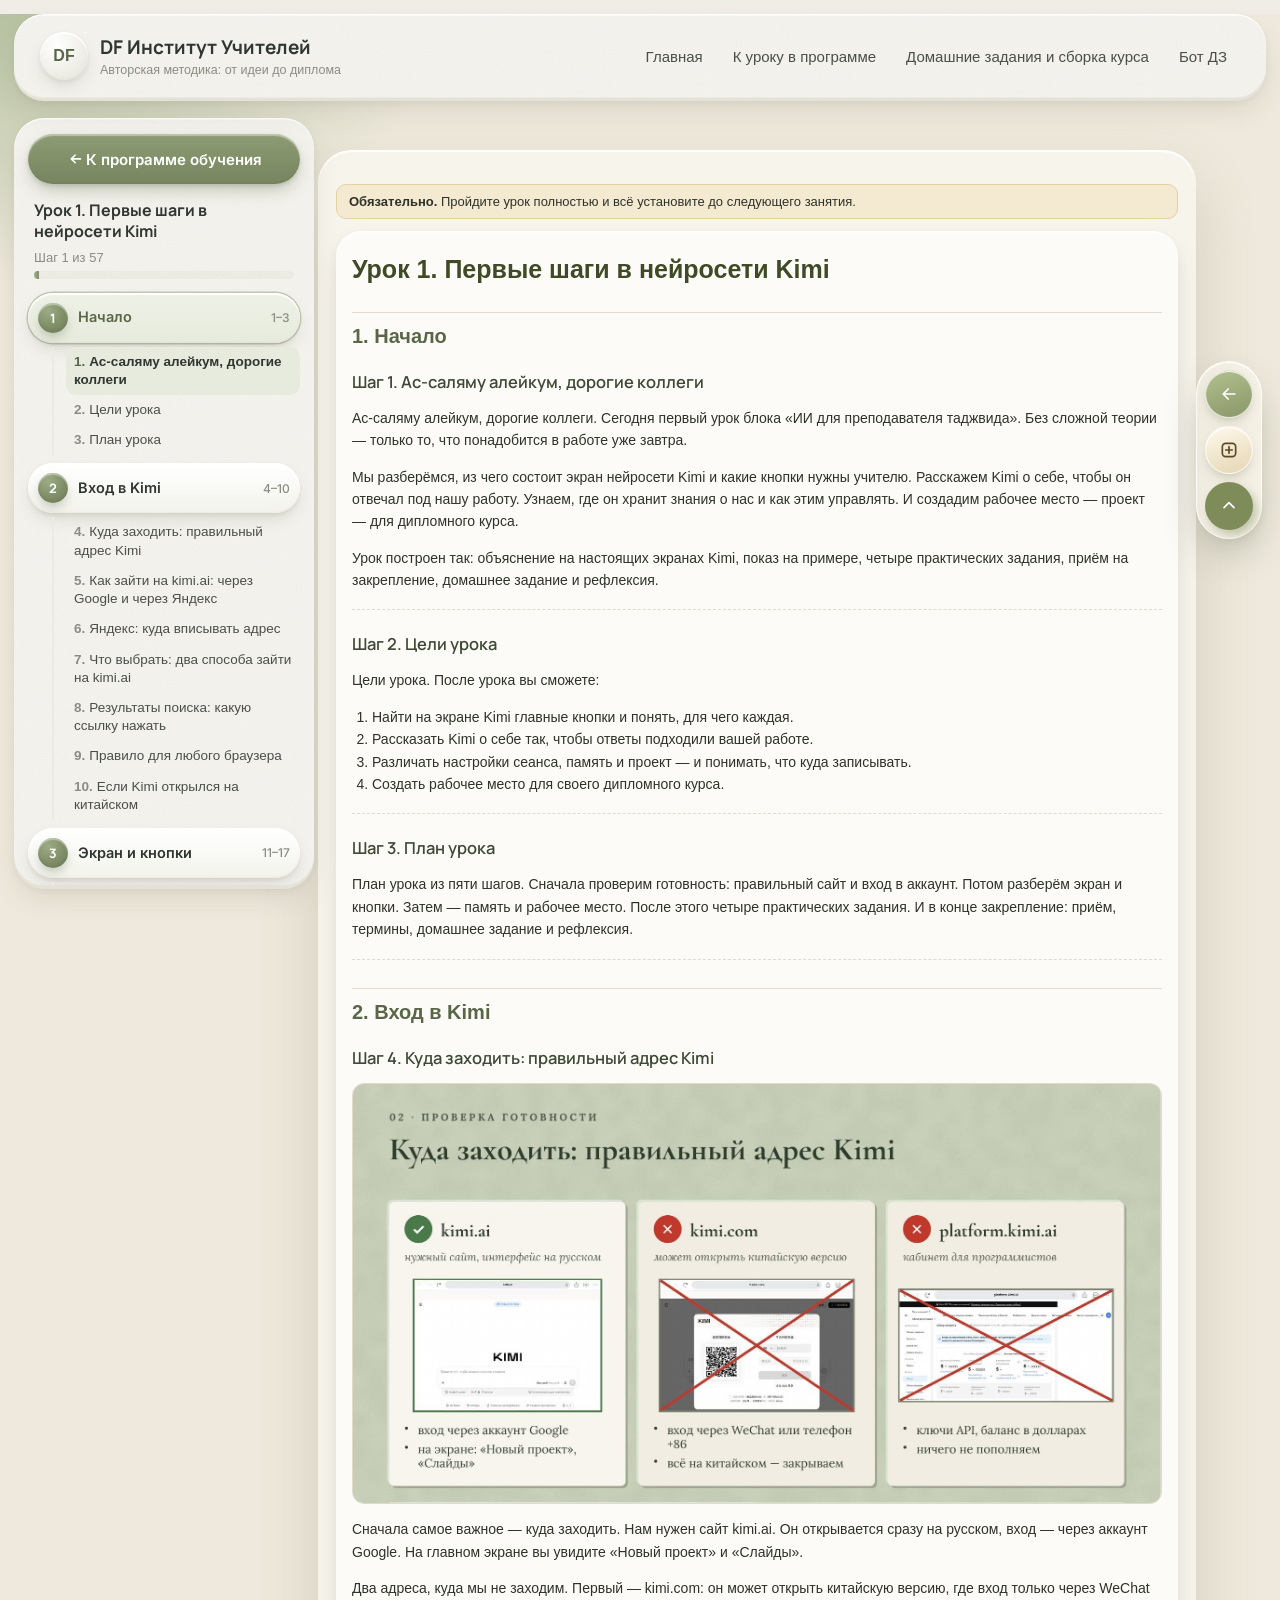
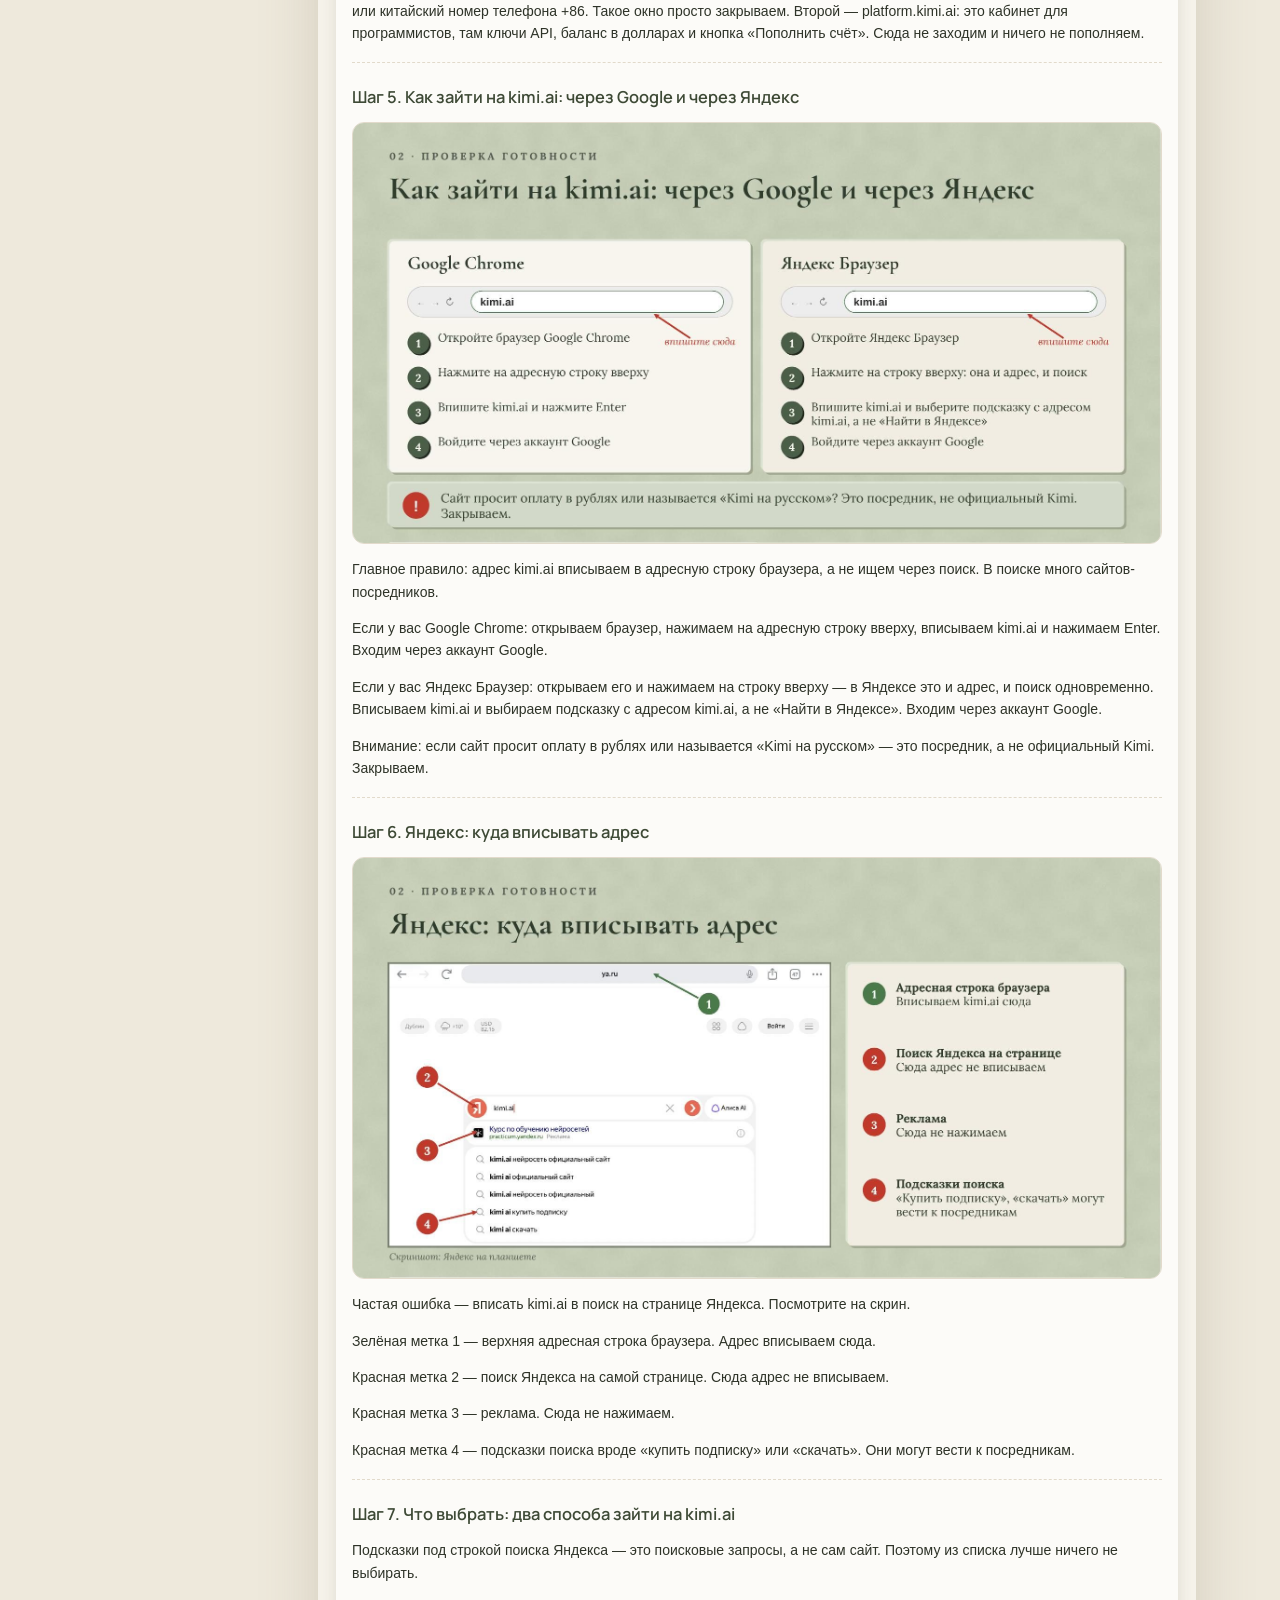
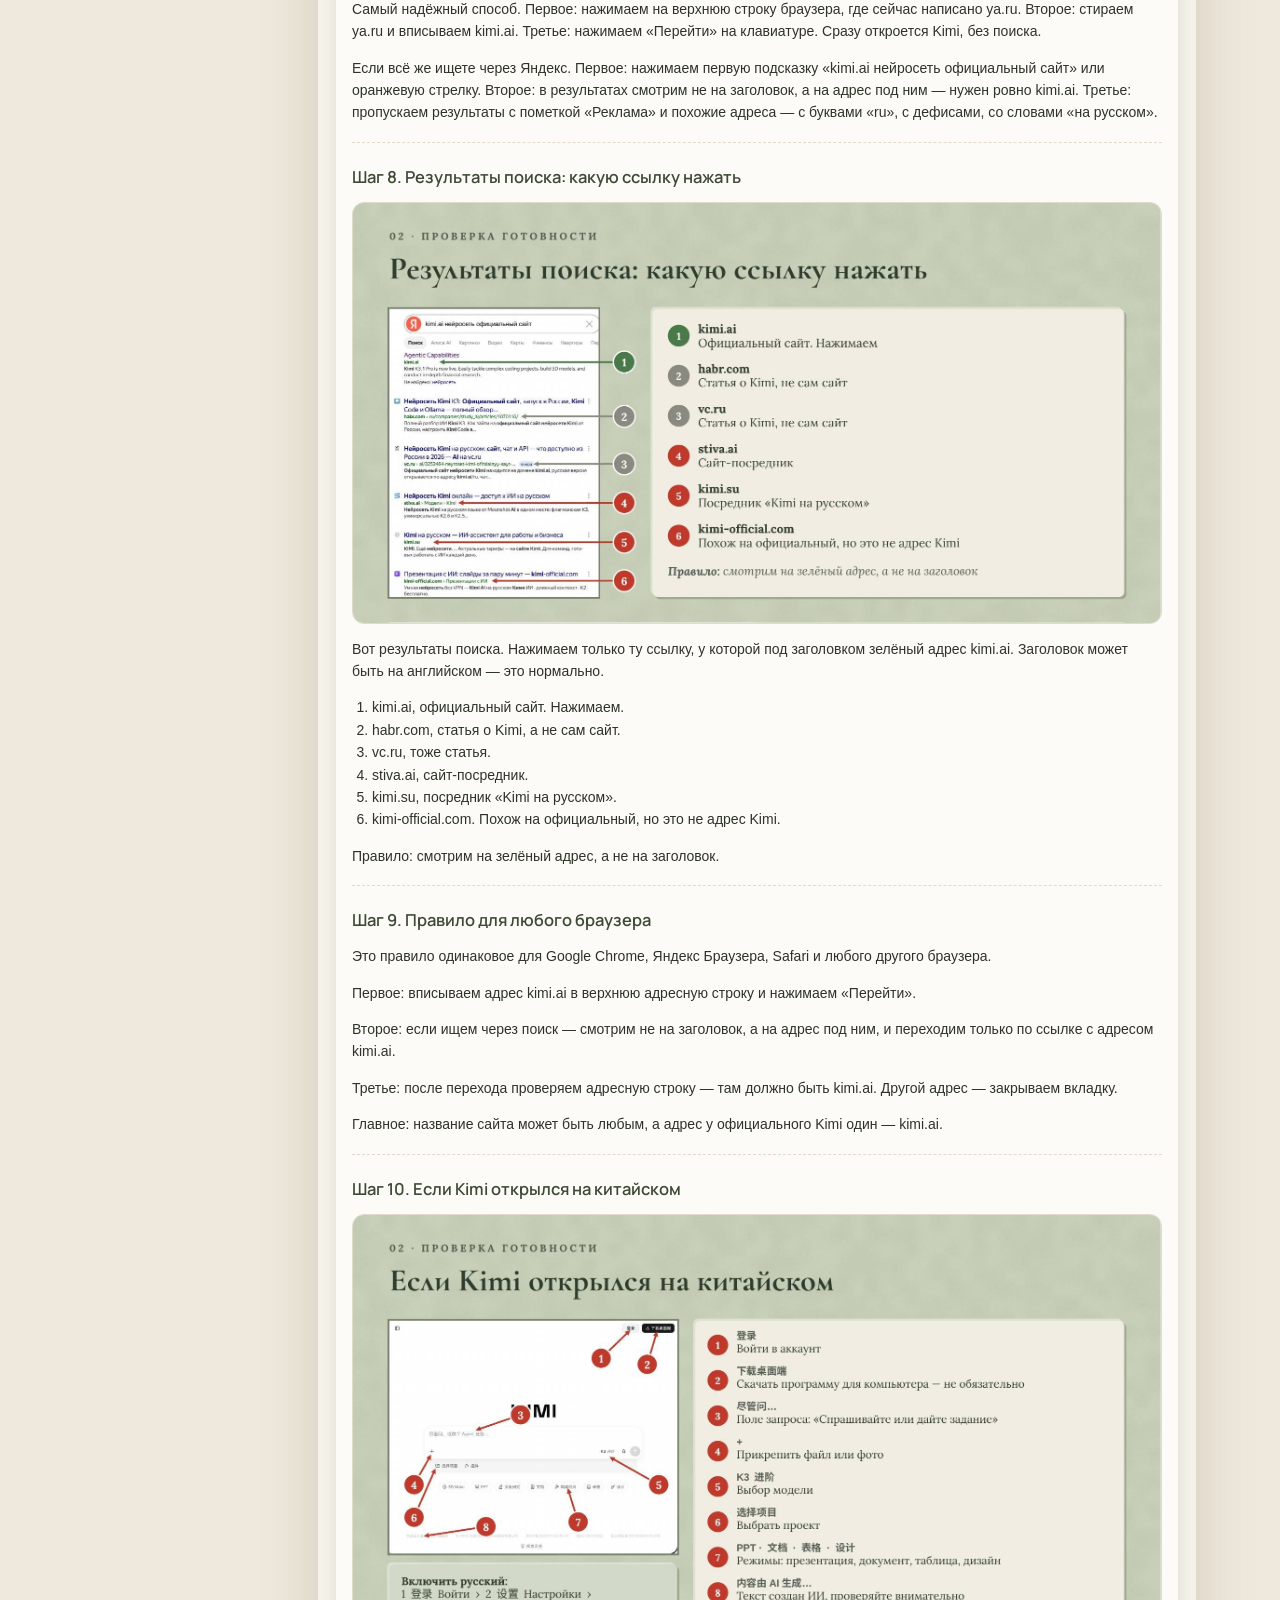
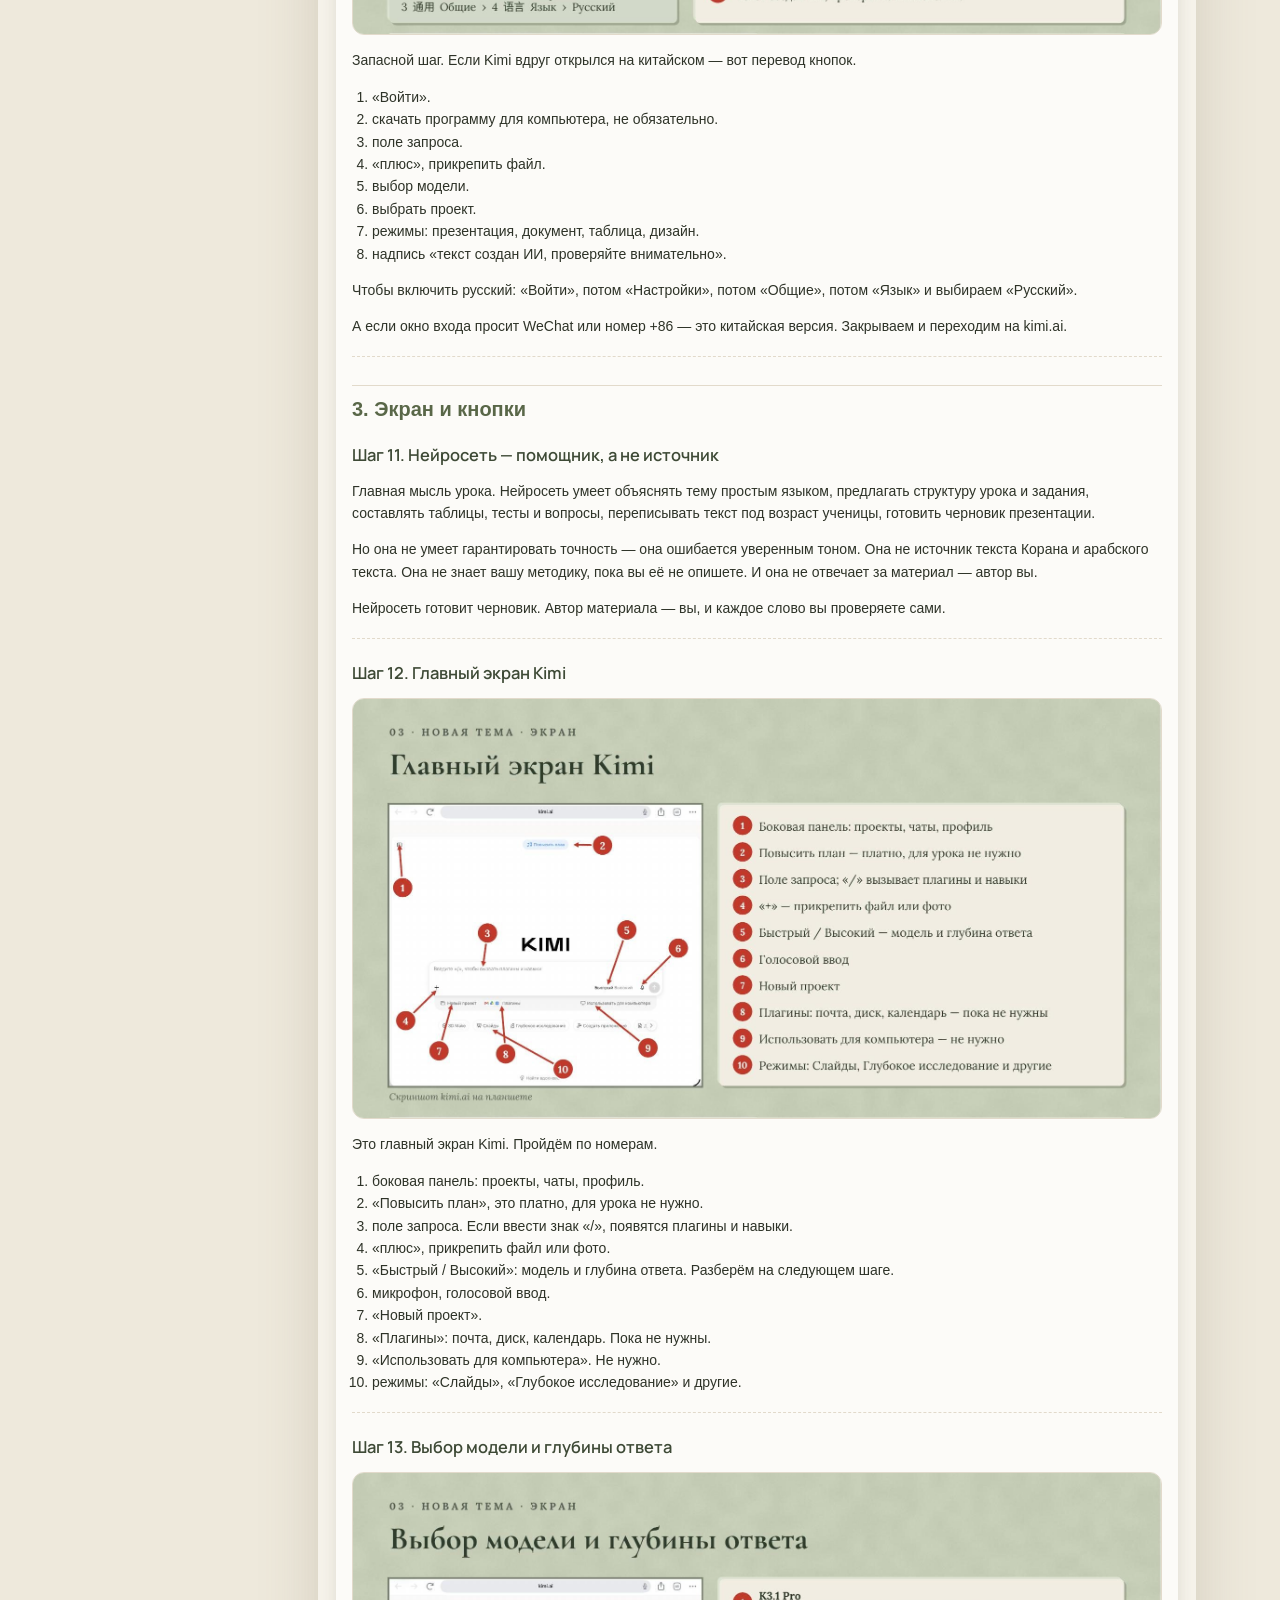
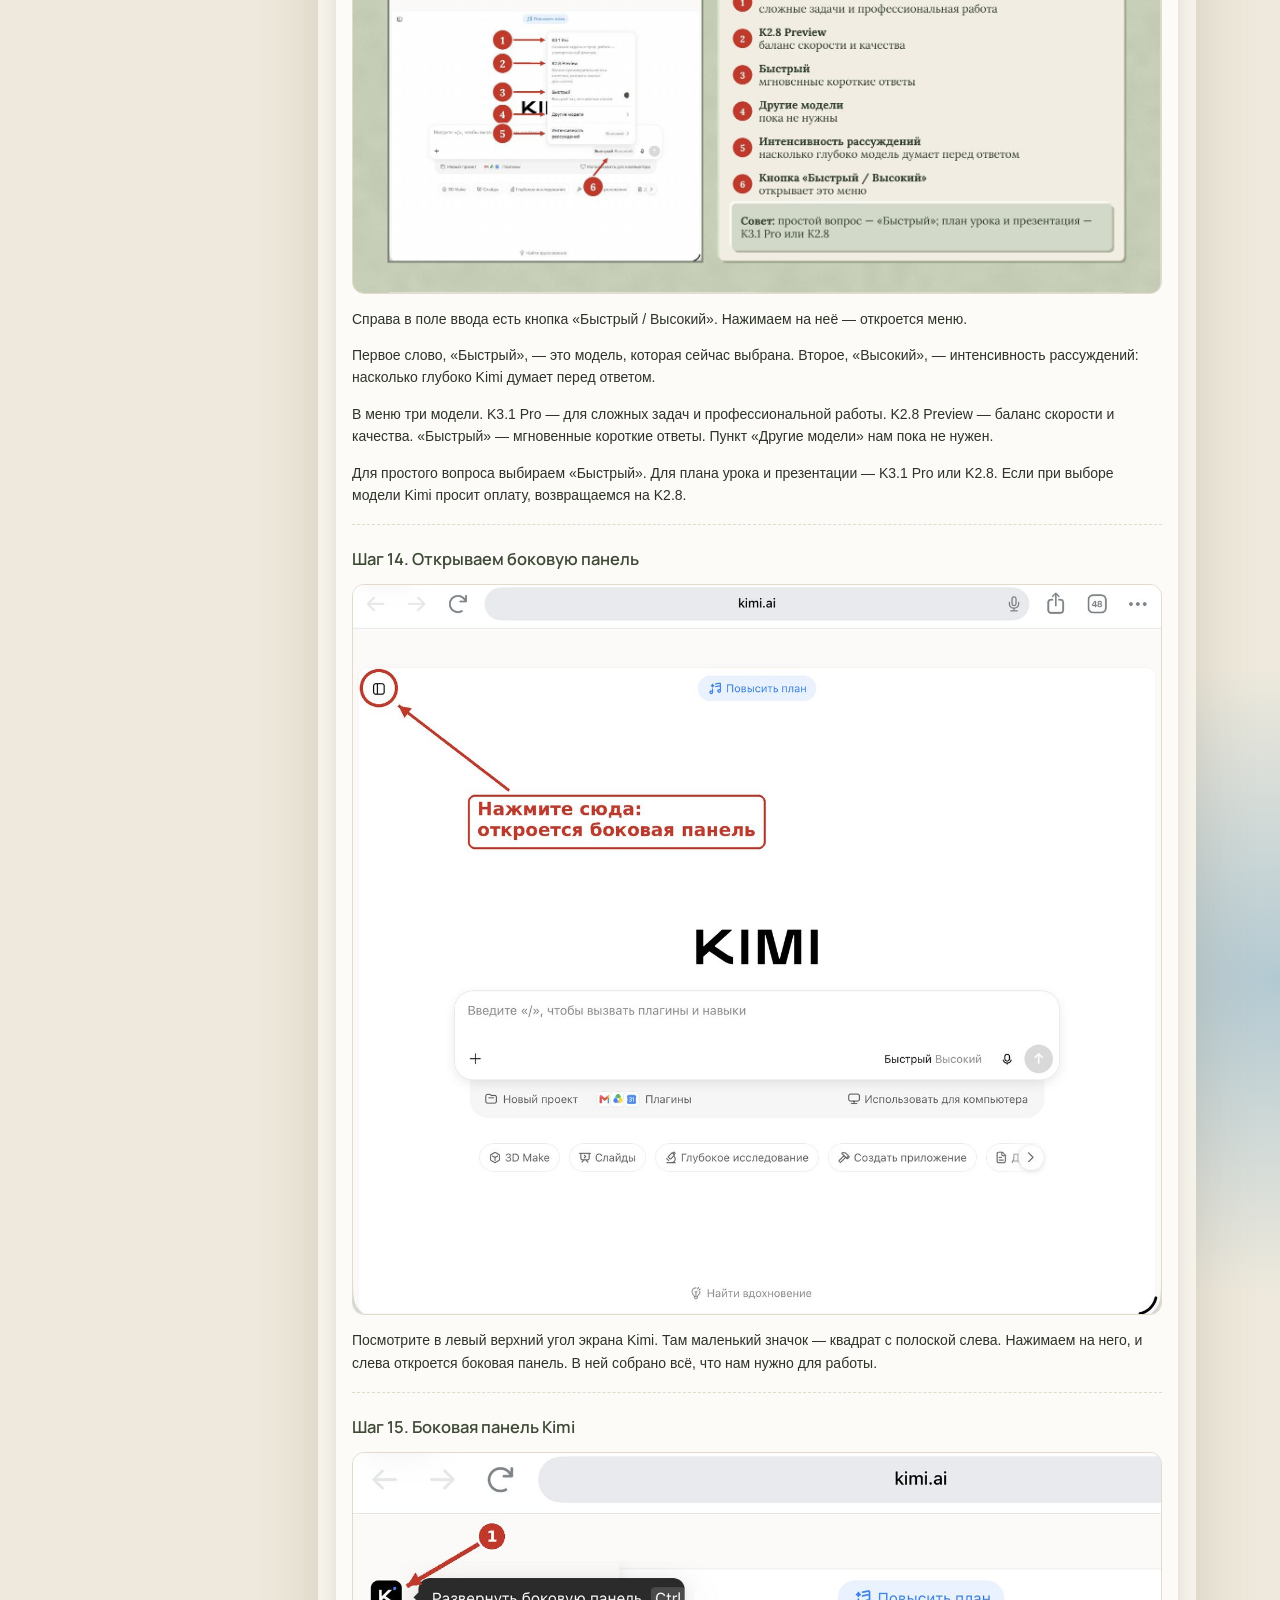
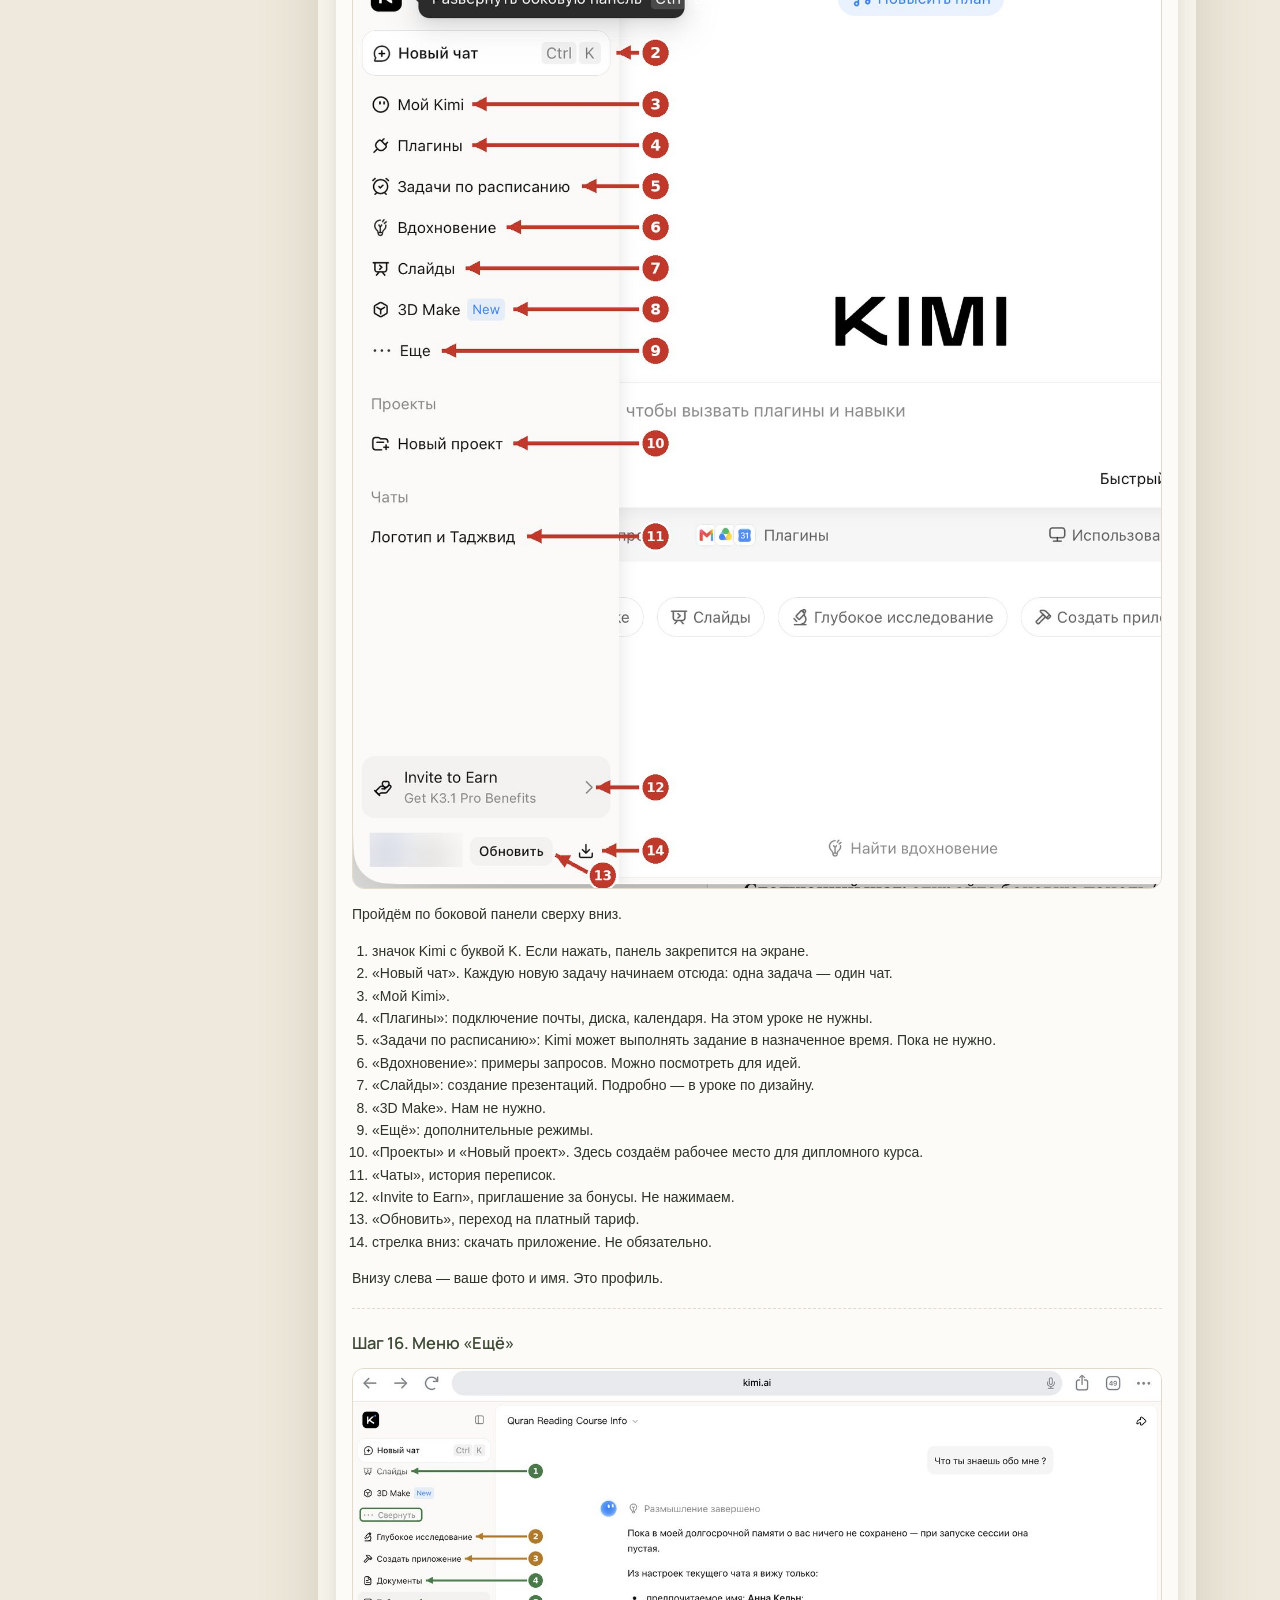
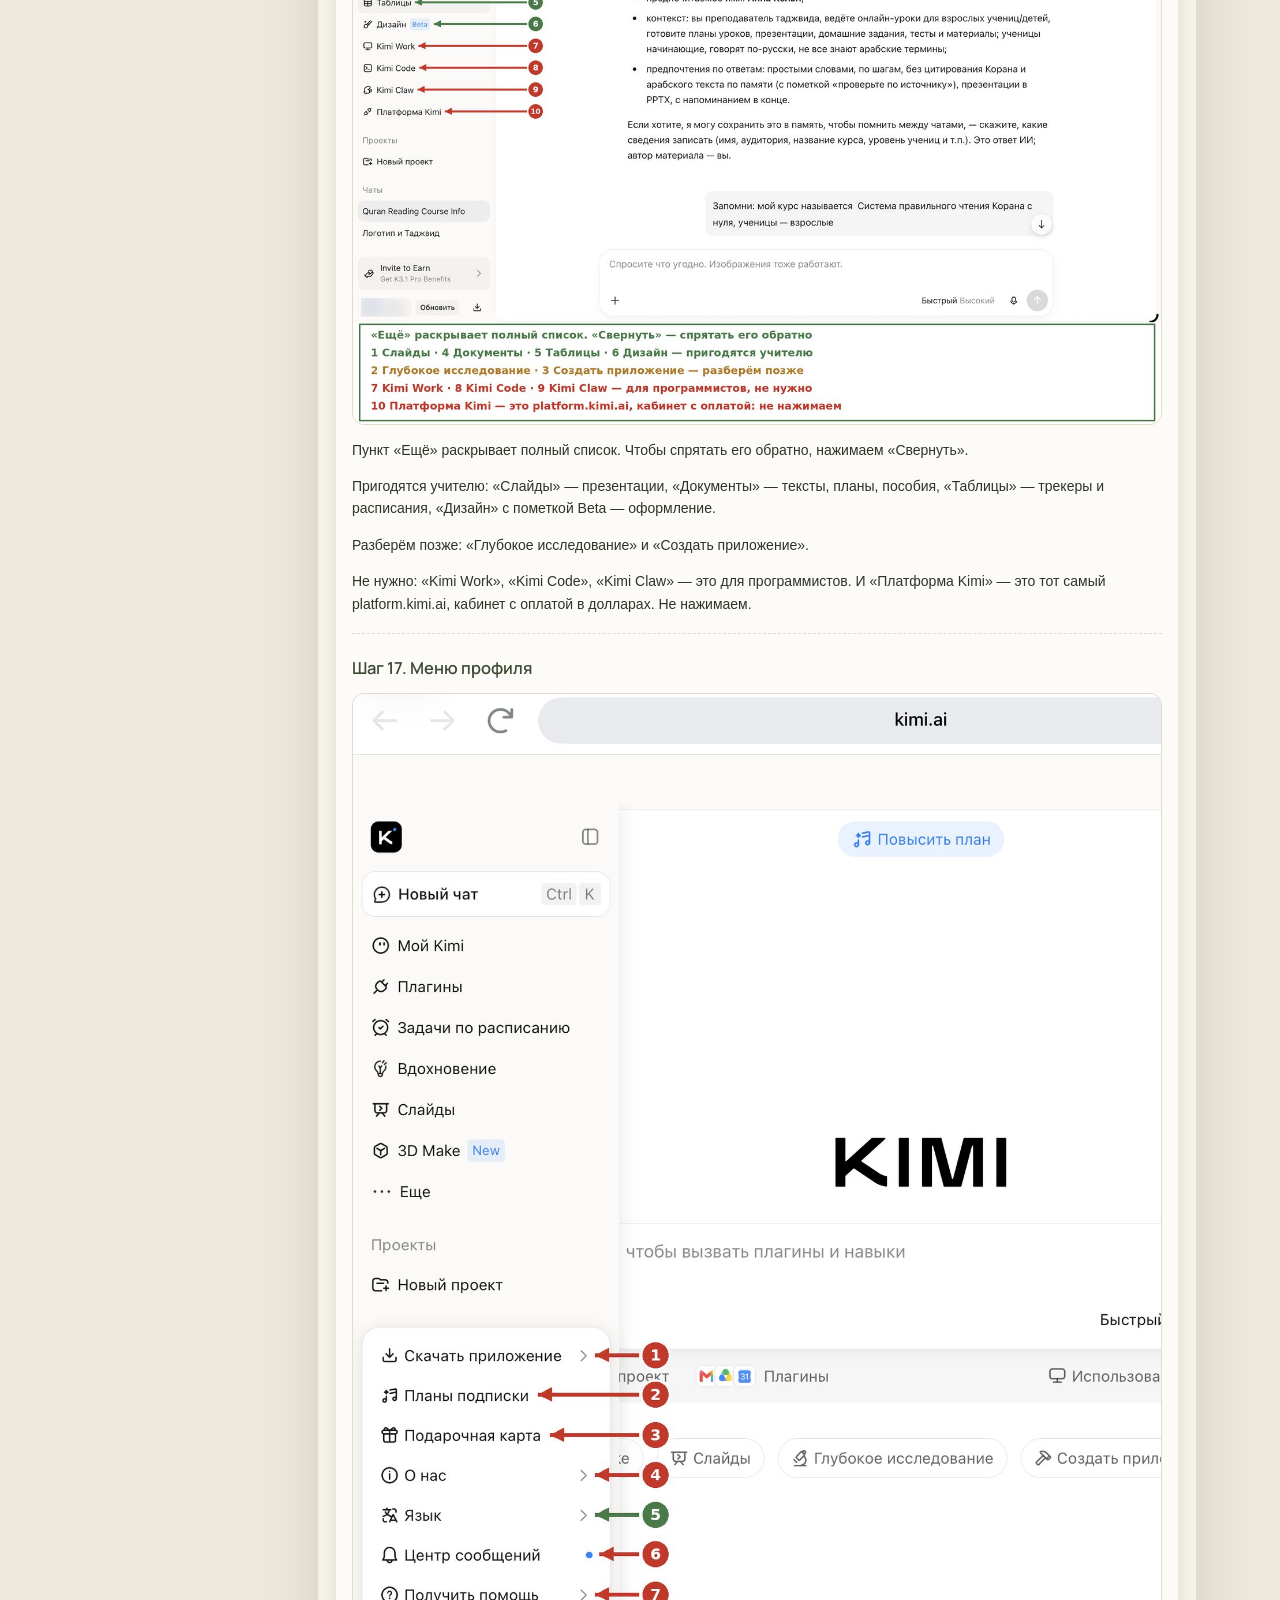
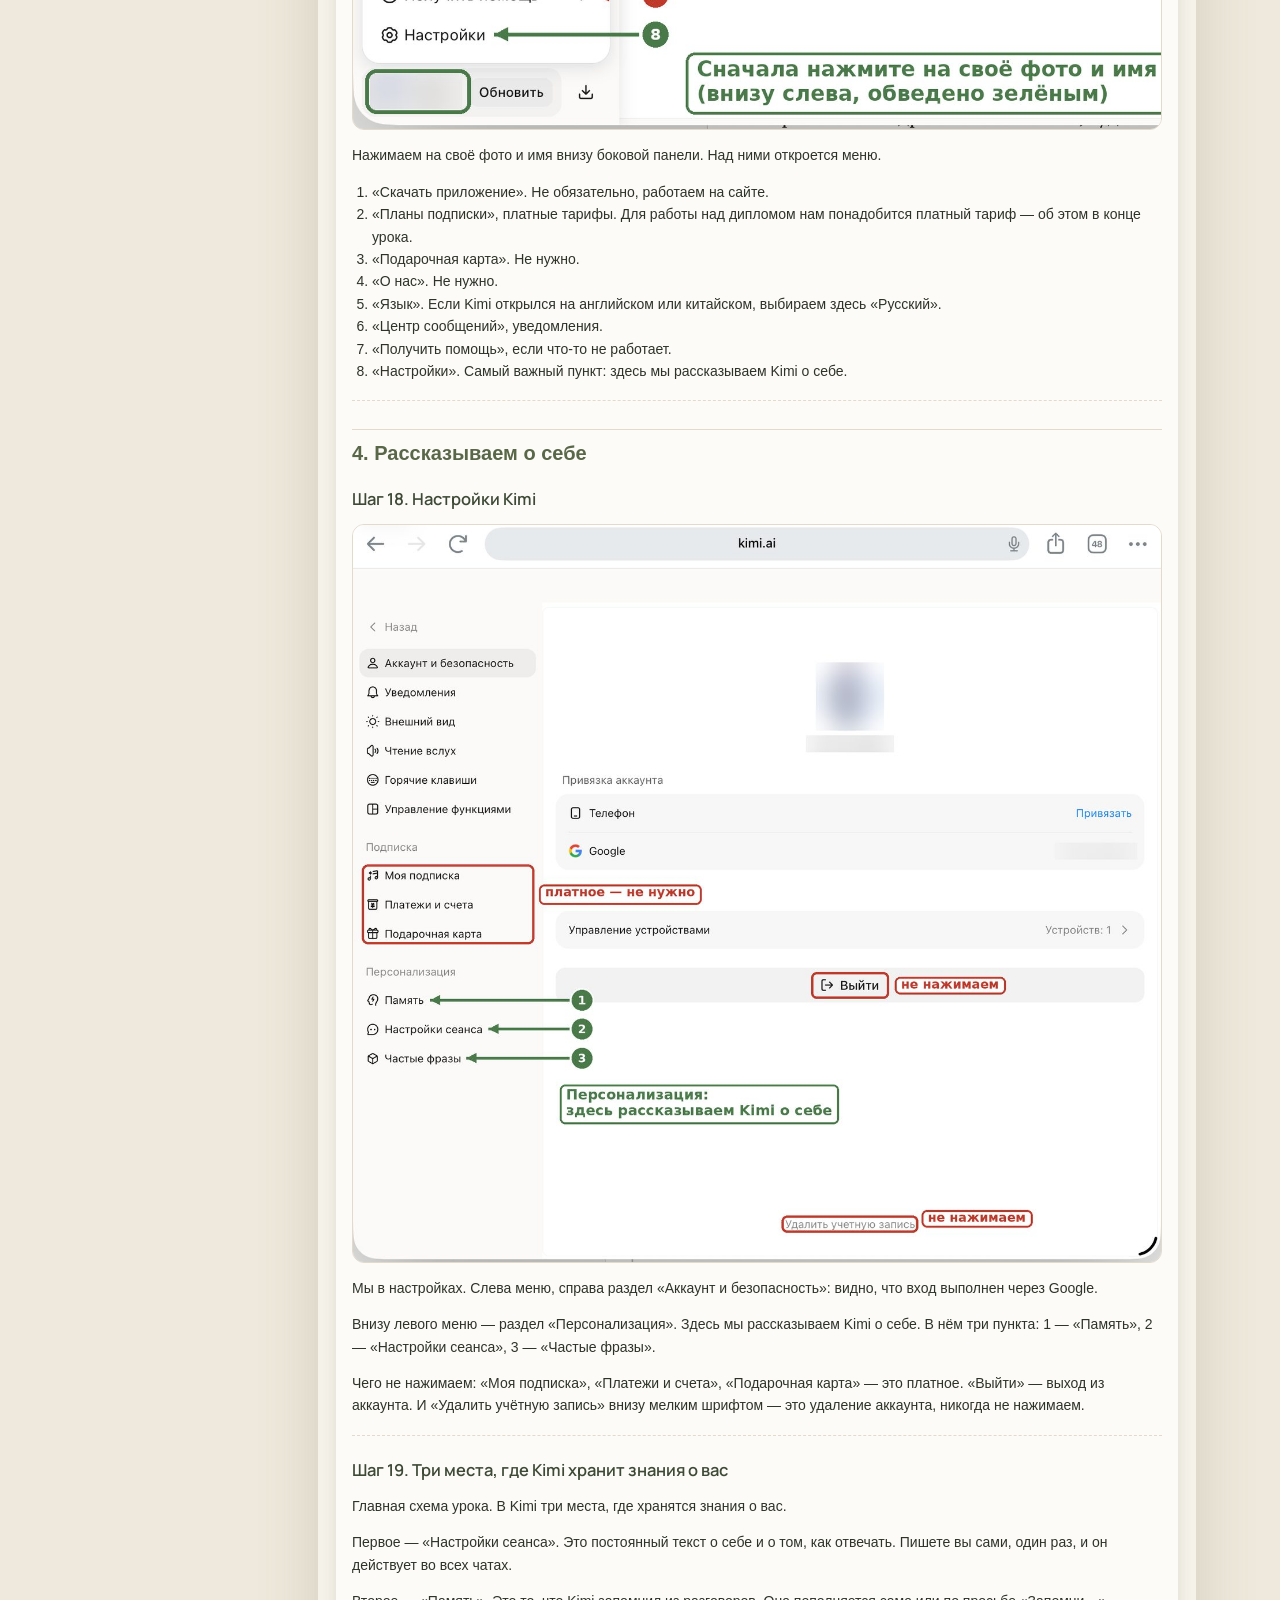
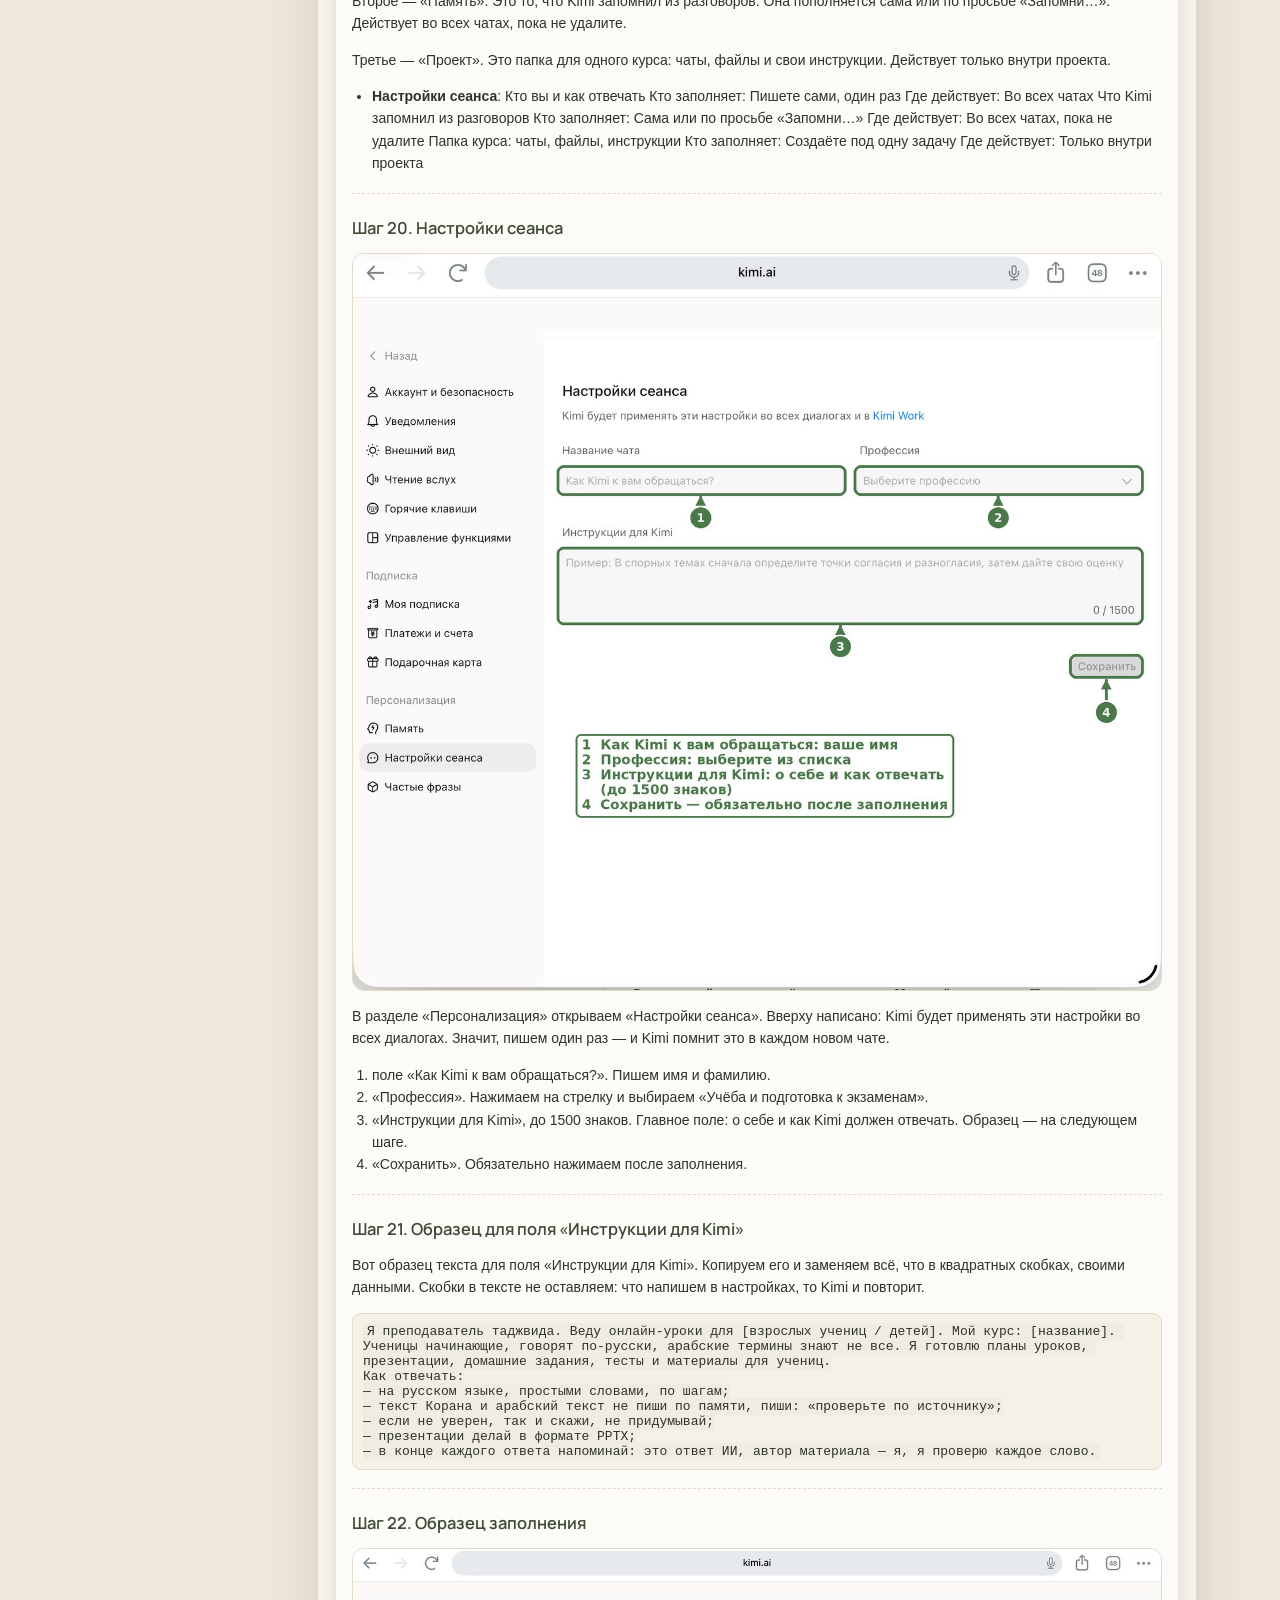
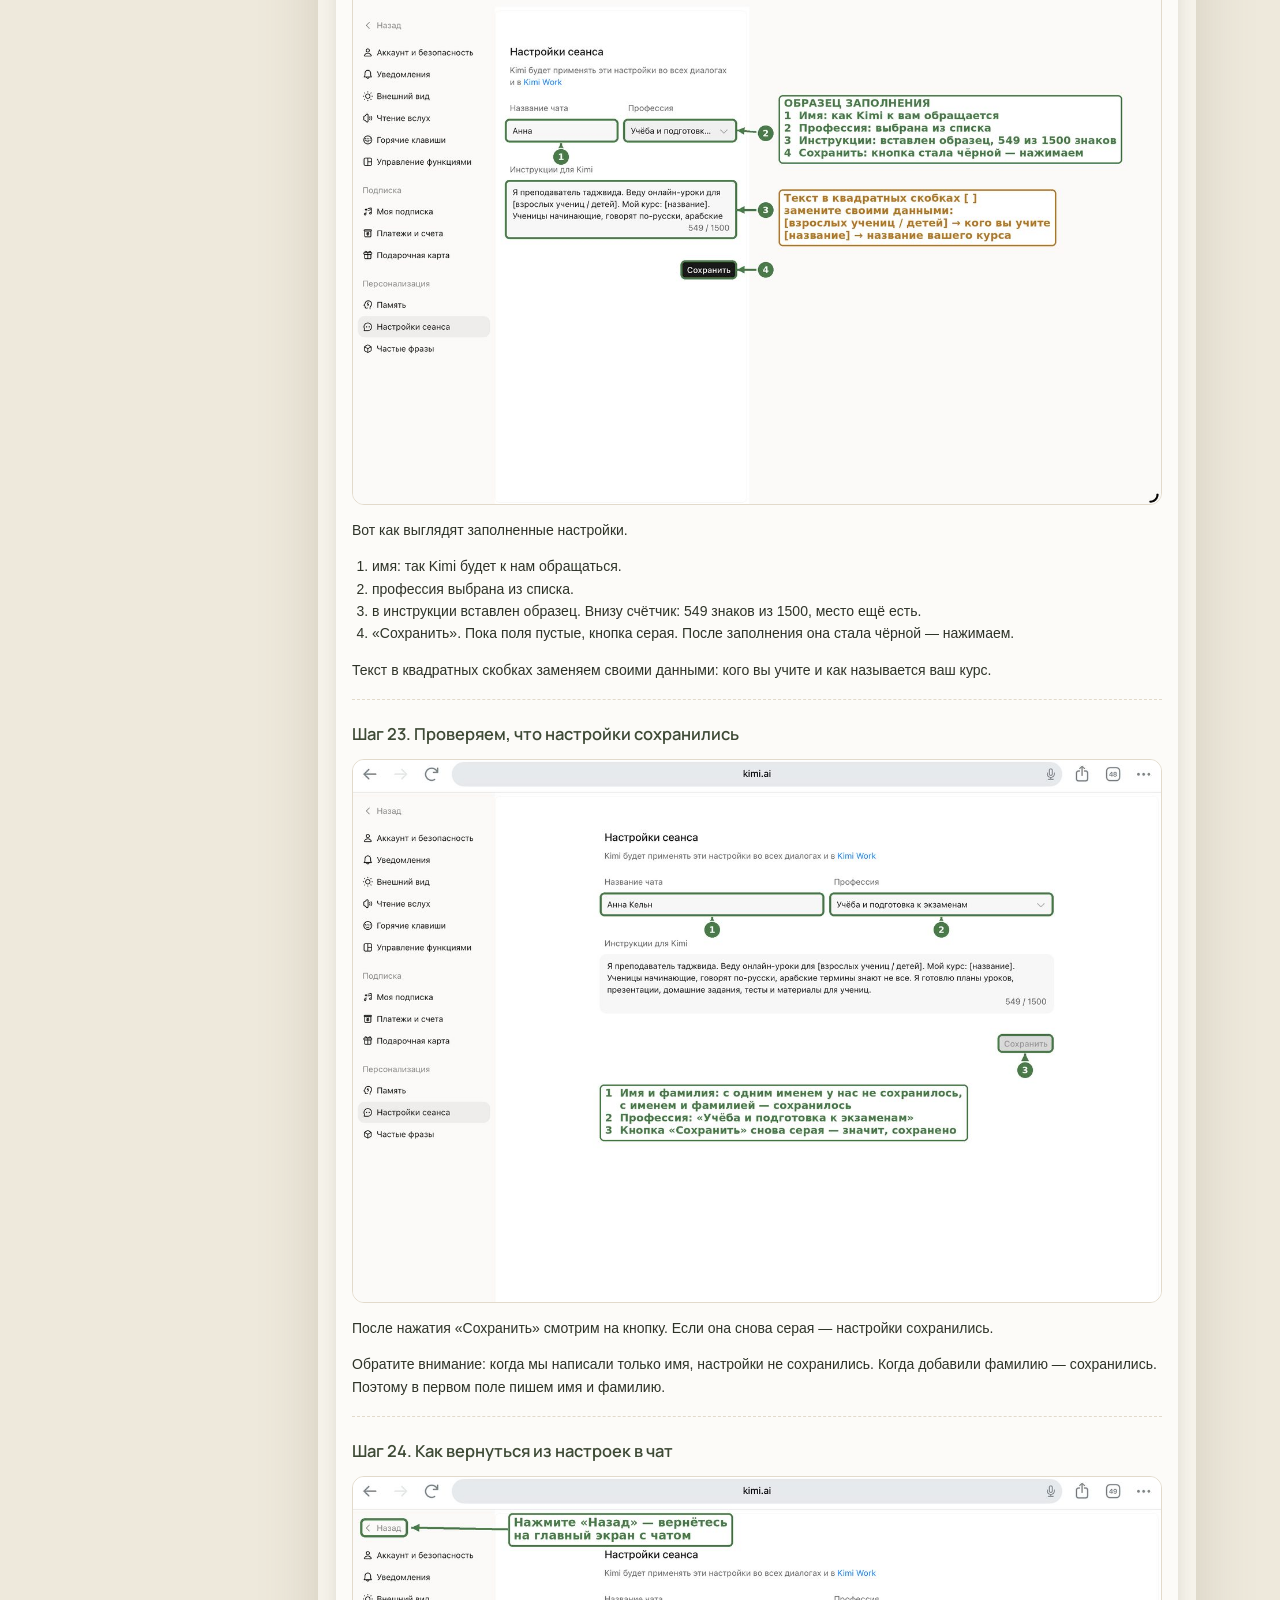
<file: kimi-1.html>
<!DOCTYPE html><html lang="ru"><head><meta charset="utf-8"><meta name="viewport" content="width=device-width,initial-scale=1"><title>Урок 1. Первые шаги в нейросети Kimi</title><style>*{box-sizing:border-box}body{margin:0;background:#F3EEE4;font-family:Georgia,serif;color:#2F3A2C}
.pg{max-width:680px;margin:0 auto;padding:18px 14px 40px}
.hero{background:linear-gradient(160deg,#E3E8D6,#FBF8F2 55%);border:1px solid #DDD5C6;border-radius:18px;padding:22px 20px}
.k{font-family:Arial;font-size:11px;letter-spacing:.12em;color:#6B7A5E}
h1{font-size:27px;font-weight:500;margin:6px 0 4px;line-height:1.15}.sub{font-family:Arial;font-size:13px;color:#5E5A4E}
.top{display:flex;gap:6px;flex-wrap:wrap;margin-top:14px}
.calm,.note{background:#E6EAD9;border-radius:10px;padding:10px 12px;font-family:Arial;font-size:13px;line-height:1.5;margin:10px 0}
.warn{background:#F8F0DA;border:1px solid #E3D2A6;border-radius:10px;padding:9px 12px;font-family:Arial;font-size:13px;margin:8px 0}
.bl{margin-top:22px}.bn{font-family:Arial;font-size:11px;letter-spacing:.12em;color:#6B7A5E}.bt{font-size:21px;font-weight:500;margin:2px 0 10px}
details{background:#FBF8F2;border:1px solid #E2DACB;border-radius:12px;margin-bottom:8px}
summary{list-style:none;cursor:pointer;padding:12px 13px;display:flex;align-items:center;gap:11px;font-size:15.5px}summary::-webkit-details-marker{display:none}
summary:after{content:"›";margin-left:auto;color:#5E5A4E;font-size:20px;transition:.2s}details[open] summary:after{transform:rotate(90deg)}
.nm{background:#D7DDCB;color:#3E4A36;border-radius:6px;font-family:Arial;font-size:11px;padding:3px 7px}
.bd{padding:0 14px 14px 14px}.bd p,.bd li{font-family:Arial;font-size:13.5px;line-height:1.55}.ds{color:#4A473D;margin:0 0 8px}
h4{font-weight:500;font-size:15px;margin:14px 0 4px}ol,ul{padding-left:20px;margin:4px 0}
.bs{display:flex;gap:6px;flex-wrap:wrap;margin-top:10px}
.b,.b2{font-family:Arial;font-size:12.5px;border-radius:8px;padding:8px 11px;text-decoration:none;display:inline-block}
.b{background:#6B7A5E;color:#fff}.b2{border:1px solid #B9C2A8;color:#4C5B3F;background:#fff}
.ft{margin-top:30px;text-align:center;font-family:Arial;font-size:11.5px;color:#5E5A4E}.sec{margin-top:26px}.sec h2{font-size:21px;font-weight:500;margin:0 0 10px}
.lead{font-family:Arial;font-size:14.5px;line-height:1.6;color:#3E4A36;margin:12px 0 0}
.grid{display:grid;grid-template-columns:1fr 1fr;gap:8px}
.card{background:#FBF8F2;border:1px solid #E2DACB;border-radius:12px;padding:12px}
.card b{display:block;font-weight:500;font-size:15px;margin-bottom:3px}.card span{font-family:Arial;font-size:12.5px;line-height:1.45;color:#5E5A4E}
.steps{counter-reset:s}.st{display:flex;gap:11px;background:#FBF8F2;border:1px solid #E2DACB;border-radius:12px;padding:11px 12px;margin-bottom:7px}
.st:before{counter-increment:s;content:counter(s);flex:none;width:26px;height:26px;border-radius:50%;background:#6B7A5E;color:#fff;font-family:Arial;font-size:13px;display:flex;align-items:center;justify-content:center}
.st div{font-family:Arial;font-size:13px;line-height:1.5}.st b{font-family:Georgia;font-weight:500;font-size:15px;display:block}
.nums{display:flex;gap:8px;margin-top:14px}.nums div{flex:1;background:#FBF8F2;border:1px solid #DDD5C6;border-radius:12px;padding:10px 6px;text-align:center}
.nums b{display:block;font-size:24px;font-weight:500;color:#4C5B3F}.nums span{font-family:Arial;font-size:11px;color:#5E5A4E}
.bd2{font-family:Arial;font-size:13px;color:#5E5A4E;margin:-4px 0 10px;line-height:1.5}
.author{background:linear-gradient(160deg,#FBF8F2,#E6EAD9);border:1px solid #DDD5C6;border-radius:16px;padding:18px}
.author p{font-family:Arial;font-size:13.5px;line-height:1.6;margin:6px 0}
@media(max-width:420px){.grid{grid-template-columns:1fr}}details,.card,.st,.calm,.warn,.note,.author{break-inside:avoid;page-break-inside:avoid}
.doc{background:#FBF8F2;border:1px solid #DDD5C6;border-radius:16px;padding:18px 16px;margin-top:12px}
.doc h1{font-size:25px}.doc h2{font-size:20px;font-weight:500;margin:28px 0 8px;padding-top:12px;border-top:1px solid #E2DACB}
.doc h3{font-size:16.5px;font-weight:500;margin:22px 0 6px;color:#3E4A36}
.doc p,.doc li,.doc td,.doc th{font-family:Arial;font-size:14px;line-height:1.6}
.doc img{max-width:100%;height:auto;border-radius:10px;border:1px solid #E2DACB;margin:8px 0;display:block}
.doc table{border-collapse:collapse;width:100%;margin:8px 0;display:block;overflow-x:auto}.doc td,.doc th{border:1px solid #E2DACB;padding:6px 8px;text-align:left;vertical-align:top}.doc th{background:#E6EAD9}
.doc code{background:#F1ECE1;padding:1px 4px;border-radius:4px;font-size:13px}.doc pre{background:#F6F1E7;border:1px solid #E2DACB;border-radius:9px;padding:10px;white-space:pre-wrap;font-size:13px}
.doc blockquote{margin:8px 0;padding:8px 12px;background:#E6EAD9;border-radius:10px}.doc hr{border:none;border-top:1px dashed #E2DACB;margin:18px 0}
.back{font-family:Arial;font-size:13px;color:#4C5B3F;text-decoration:none}</style><link rel="stylesheet" href="img/theme.css"><link rel="icon" href="icons/icon-192.png" type="image/png"><meta name="robots" content="noindex,nofollow"><style>/* v7: академический дизайн DF Института */
@font-face{font-family:Manrope;font-weight:600;src:url(img/manrope-cyrillic-600-normal.woff2) format("woff2");unicode-range:U+0400-045F,U+0490-0491,U+04B0-04B1,U+2116}
@font-face{font-family:Manrope;font-weight:700;src:url(img/manrope-cyrillic-700-normal.woff2) format("woff2");unicode-range:U+0400-045F,U+0490-0491,U+04B0-04B1,U+2116}
@font-face{font-family:Manrope;font-weight:800;src:url(img/manrope-cyrillic-800-normal.woff2) format("woff2");unicode-range:U+0400-045F,U+0490-0491,U+04B0-04B1,U+2116}
@font-face{font-family:Manrope;font-weight:600;src:url(img/manrope-latin-600-normal.woff2) format("woff2")}
@font-face{font-family:Manrope;font-weight:700;src:url(img/manrope-latin-700-normal.woff2) format("woff2")}
@font-face{font-family:Manrope;font-weight:800;src:url(img/manrope-latin-800-normal.woff2) format("woff2")}
@font-face{font-family:Inter;font-weight:400;src:url(img/inter-cyrillic-400-normal.woff2) format("woff2");unicode-range:U+0400-045F,U+0490-0491,U+04B0-04B1,U+2116}
@font-face{font-family:Inter;font-weight:500;src:url(img/inter-cyrillic-500-normal.woff2) format("woff2");unicode-range:U+0400-045F,U+0490-0491,U+04B0-04B1,U+2116}
@font-face{font-family:Inter;font-weight:600;src:url(img/inter-cyrillic-600-normal.woff2) format("woff2");unicode-range:U+0400-045F,U+0490-0491,U+04B0-04B1,U+2116}
@font-face{font-family:Inter;font-weight:400;src:url(img/inter-latin-400-normal.woff2) format("woff2")}
@font-face{font-family:Inter;font-weight:500;src:url(img/inter-latin-500-normal.woff2) format("woff2")}
@font-face{font-family:Inter;font-weight:600;src:url(img/inter-latin-600-normal.woff2) format("woff2")}

:root{--milk:#F7F6F1;--white:#fff;--sage:#E7EBDD;--olive:#7F8E67;--dolive:#596748;--blue:#DCE7E9;--sand:#E9DDCB;--ink:#303631;--cap:#8A8D82}
body{background:var(--milk)!important;font-family:Inter,"Segoe UI",Arial,sans-serif}
.kmast{position:fixed;top:0;left:0;right:0;height:84px;z-index:50;display:flex;align-items:center;gap:20px;padding:0 26px;background:#fff;box-shadow:0 1px 0 #ECEAE2,0 8px 24px rgba(70,72,55,.06)}
.klogo{display:flex;align-items:center;gap:12px;text-decoration:none}
.klg{width:48px;height:48px;border-radius:14px;display:grid;place-items:center;font:800 18px Manrope,sans-serif;color:var(--dolive);background:linear-gradient(160deg,#fff,#EEF0E6);box-shadow:inset 0 1px 0 #fff,inset 0 -2px 3px rgba(89,103,72,.12),0 4px 10px rgba(70,72,55,.14)}
.klogo b{display:block;font:700 19px Manrope,sans-serif;color:var(--ink)}.klogo small{font-size:12.5px;color:var(--cap)}
.ktop{margin-left:auto;display:flex;gap:4px}.ktop a{font-size:15px;font-weight:500;color:#4A4F48;text-decoration:none;padding:9px 13px;border-radius:12px}.ktop a:hover{background:var(--milk)}
.kburger{display:none;border:0;width:44px;height:44px;border-radius:14px;color:#fff;font-size:18px;cursor:pointer;background:linear-gradient(180deg,#93A27A,#7F8E67 55%,#717F5B);box-shadow:inset 0 1px 0 rgba(255,255,255,.45),0 4px 10px rgba(89,103,72,.3)}
.kside{position:fixed;top:84px;left:0;bottom:0;width:300px;overflow:auto;background:#fff;box-shadow:1px 0 0 #ECEAE2;padding:16px 14px 30px;z-index:40}
.kback{display:flex;align-items:center;justify-content:center;min-height:46px;border-radius:14px;font:600 15px Inter,sans-serif;color:#fff;text-decoration:none;background:linear-gradient(180deg,#93A27A,#7F8E67 55%,#717F5B);box-shadow:inset 0 1px 0 rgba(255,255,255,.45),inset 0 -2px 0 rgba(48,54,49,.18),0 6px 14px rgba(89,103,72,.28)}
.kttl{margin:16px 6px 4px;font:700 16px/1.3 Manrope,sans-serif;color:var(--ink)}
.kprog{margin:8px 6px 14px;font-size:13px;color:var(--cap)}.kbar{height:8px;border-radius:9px;background:#ECEBE3;margin-top:6px;overflow:hidden}.kbar i{display:block;height:100%;width:0;background:linear-gradient(90deg,#A3B18A,#7F8E67);transition:width .3s}
.kgrp{margin-bottom:6px}
.kgh{display:flex;align-items:center;gap:10px;width:100%;text-align:left;border:0;cursor:pointer;padding:10px 10px;border-radius:14px;font:600 14.5px/1.3 Inter,sans-serif;color:var(--ink);
 background:linear-gradient(180deg,#FFFFFF,#F3F3EC);box-shadow:inset 0 1px 0 #fff,inset 0 -2px 0 rgba(89,103,72,.08),0 3px 8px rgba(70,72,55,.08),0 0 0 1px #ECEBE3}
.kgh .kn{flex:none;width:30px;height:30px;line-height:30px;text-align:center;border-radius:50%;font:700 13px Manrope,sans-serif;color:#fff;background:linear-gradient(160deg,#93A27A,#6E7D57);box-shadow:inset 0 1px 0 rgba(255,255,255,.35),0 2px 5px rgba(89,103,72,.3)}
.kgh .kc{margin-left:auto;font-size:12px;color:var(--cap);font-weight:500}
.kgrp.on .kgh{background:var(--sage);color:var(--dolive)}
.kst{display:none;margin:4px 0 8px 24px;padding-left:12px;border-left:2px solid #ECEBE3}
.kgrp.open .kst{display:block}
.kst a{display:block;padding:6px 8px;border-radius:10px;font-size:13.5px;line-height:1.35;color:#4A4F48;text-decoration:none}
.kst a b{color:var(--cap);font-weight:600;margin-right:4px}
.kst a:hover{background:var(--milk)}.kst a.on{background:var(--sage);color:var(--ink);font-weight:600}.kst a.on b{color:var(--dolive)}
.kmain{margin-left:300px;padding-top:84px}
.kmain .pg{max-width:900px;margin:0 auto;padding:24px 28px 60px}
.kmain h2{scroll-margin-top:100px}.kmain h3{scroll-margin-top:100px}
.kmain h1,.kmain h2,.kmain h3{font-family:Manrope,Inter,sans-serif}
.kmain .doc{background:#fff;border-radius:22px;box-shadow:inset 0 1px 0 #fff,0 10px 26px rgba(70,72,55,.09),0 2px 5px rgba(70,72,55,.06)}
.kmain .doc h2{color:var(--dolive)}
.kmain img{border-radius:12px}
.kpn{display:flex;justify-content:space-between;gap:10px;margin:18px 0 0}
.kpn a{display:inline-flex;align-items:center;min-height:46px;padding:0 18px;border-radius:14px;font:600 15px Inter,sans-serif;text-decoration:none;color:var(--dolive);background:linear-gradient(180deg,#fff,#F1F1EA);box-shadow:inset 0 1px 0 #fff,inset 0 -2px 0 rgba(89,103,72,.1),0 4px 10px rgba(70,72,55,.1),0 0 0 1px #E4E4DA}
.kshade{display:none}
.kmain .topnav,.kmain>.pg>.back{display:none}

.kside .kgh{background:linear-gradient(180deg,#FFFFFF,#F3F3EC)!important;color:var(--ink)!important;border-radius:14px!important;padding:10px!important;box-shadow:inset 0 1px 0 #fff,inset 0 -2px 0 rgba(89,103,72,.08),0 3px 8px rgba(70,72,55,.08),0 0 0 1px #ECEBE3!important;font:600 14.5px/1.3 Inter,sans-serif!important}
.kside .kgrp.on .kgh{background:linear-gradient(180deg,#EEF1E6,#E7EBDD)!important;color:var(--dolive)!important;box-shadow:inset 0 1px 0 #fff,inset 0 -2px 0 rgba(89,103,72,.12),0 3px 8px rgba(70,72,55,.1),0 0 0 1px #D9DFCB!important}
.kside .kgh span,.kmast span,.kside span{font-family:inherit;margin:0;font-size:inherit;color:inherit}
.kside .kgh .kn{font:700 13px/30px Manrope,sans-serif!important;color:#fff!important}
.kside .kgh .kc{font-size:12px!important;color:var(--cap)!important;font-weight:500}
.kmast .klg{color:var(--dolive)!important}.kside .kgh .kc{margin-left:auto!important}
.kmast .klogo small{font-size:12.5px;color:var(--cap)}.kmast .klogo b{color:var(--ink)}
.kmast .kburger{background:linear-gradient(180deg,#93A27A,#7F8E67 55%,#717F5B)!important;border-radius:14px!important;padding:0!important;width:44px;height:44px}
@media(max-width:1100px){.ktop{display:none}}
/* v9: тактильный 3D-макет — claymorphism + мягкий неоморфизм */
:root{
 --base:#EFEDE6;--panel:#F7F6F1;--card:#FCFBF8;
 --grain:url("data:image/svg+xml,%3Csvg xmlns='http://www.w3.org/2000/svg' width='220' height='220'%3E%3Cfilter id='n'%3E%3CfeTurbulence type='fractalNoise' baseFrequency='.85' numOctaves='3' stitchTiles='stitch'/%3E%3CfeColorMatrix values='0 0 0 0 .35 0 0 0 0 .34 0 0 0 0 .3 0 0 0 .5 0'/%3E%3C/filter%3E%3Crect width='100%25' height='100%25' filter='url(%23n)' opacity='.22'/%3E%3C/svg%3E");
 --stone:url("data:image/svg+xml,%3Csvg xmlns='http://www.w3.org/2000/svg' width='160' height='160'%3E%3Cfilter id='s'%3E%3CfeTurbulence type='fractalNoise' baseFrequency='1.6' numOctaves='2' stitchTiles='stitch'/%3E%3CfeColorMatrix values='0 0 0 0 .3 0 0 0 0 .3 0 0 0 0 .26 0 0 0 .9 0'/%3E%3C/filter%3E%3Crect width='100%25' height='100%25' filter='url(%23s)' opacity='.35'/%3E%3C/svg%3E");
 --lift:0 1.5px 0 rgba(255,255,255,.95) inset,0 -1px 0 rgba(120,115,95,.06) inset,0 3px 0 #E4E1D6,0 14px 30px -6px rgba(84,80,62,.16),0 4px 10px rgba(84,80,62,.06);
 --liftS:0 1px 0 rgba(255,255,255,.95) inset,0 2px 0 #E6E3D9,0 8px 18px -4px rgba(84,80,62,.14);
 --clay:inset 0 2px 1px rgba(255,255,255,.42),inset 0 -1px 2px rgba(48,54,49,.06),0 8px 18px -4px rgba(89,103,72,.38),0 2px 4px rgba(89,103,72,.18);
 --clayL:inset 0 2px 1px rgba(255,255,255,1),inset 0 -1px 2px rgba(120,115,95,.06),0 8px 18px -5px rgba(84,80,62,.2),0 2px 4px rgba(84,80,62,.08);
}
/* основа: матовая штукатурка */
body{background-color:var(--base);background-image:var(--grain),radial-gradient(1200px 700px at 15% -10%,#F6F5F0,transparent 60%),radial-gradient(900px 600px at 100% 100%,#E7E5DC,transparent 60%)!important;background-attachment:fixed}
/* шапка — парящая панель */
.mast,.kmast{top:14px;left:14px;right:14px;border-radius:30px;background:var(--panel)!important;background-image:var(--grain)!important;box-shadow:var(--lift)!important}
.lg,.klg{border-radius:50%!important;background:radial-gradient(circle at 35% 28%,#FFFFFF,#ECEBE3 70%)!important;box-shadow:var(--clayL)!important}
.topnav a,.ktop a{border-radius:999px}
.topnav a.active{background:var(--sage);box-shadow:var(--liftS)}
/* боковая панель — отдельный объект */
.sidebar{top:132px!important;left:14px;bottom:14px;width:290px;border-radius:30px!important;background:var(--panel)!important;background-image:var(--grain)!important;box-shadow:var(--lift)!important;padding:14px 12px 22px}
.kside{top:118px;left:14px;bottom:14px;border-radius:30px;background:var(--panel)!important;background-image:var(--grain)!important;box-shadow:var(--lift)!important}
main{margin-left:318px!important;padding-top:132px!important}
.kmain{margin-left:328px;padding-top:112px}
.crumbs{padding-top:4px}
/* большая панель контента */
.content{background:rgba(247,246,241,.86);background-image:var(--grain);border-radius:40px;box-shadow:var(--lift);margin:6px 14px 24px 0!important;padding:30px 32px 50px!important;max-width:1020px}
/* карточки — матовая плотная бумага / керамика */
.box,.card,.les,.mcard,.mhero,.acts div,.facts>div,.endm,.step,.hero2,.aboutb,.kmain .doc,.lib,.pf{border-radius:26px!important;background-color:var(--card);box-shadow:var(--lift)!important;border:0}
.les.cur,.mcard.cur{box-shadow:var(--lift),0 0 0 2px rgba(127,142,103,.55)!important}
.step{background:linear-gradient(160deg,#FFFFFF,#F3F5EC)!important}
.aboutb{background:linear-gradient(160deg,#EEF1E6,#E3E8D7)!important}
.card.o{background:linear-gradient(160deg,#E8F0F1,#DCE7E9)!important}
.mgoal div{border-radius:18px;box-shadow:var(--liftS)!important}
.rule{border-radius:20px!important;box-shadow:var(--liftS)!important}
.tag,.kind,.now,.okm{border-radius:999px;box-shadow:inset 0 1px 0 rgba(255,255,255,.7),0 2px 5px rgba(84,80,62,.1)}
/* кнопки — накладные капсулы из матового силикона */
.btn3d,.olb,.sgo,.kback,.kpn a{border-radius:999px!important;min-height:50px;padding:0 26px;
 background:linear-gradient(180deg,#8D9C74 0%,#7F8E67 60%,#76855F 100%)!important;box-shadow:var(--clay)!important;color:#fff!important}
.btn3d.alt,.ago,.kpn a{color:var(--dolive)!important;background:linear-gradient(180deg,#FFFFFF,#F2F1EB)!important;box-shadow:var(--clayL)!important}
.btn3d:hover,.olb:hover,.sgo:hover,.kback:hover{transform:translateY(-2px)}
.btn3d:active,.olb:active{transform:translateY(0);box-shadow:var(--clay)!important}
.mat,.ch{border-radius:999px!important;min-height:48px;padding:0 22px;box-shadow:var(--clayL)!important;background:linear-gradient(180deg,#FFFFFF,#F2F1EB)!important}
.les.open .mat,.ch.main,.ch.pres{background:linear-gradient(180deg,#8D9C74,#7F8E67 60%,#76855F)!important;box-shadow:var(--clay)!important;color:#fff!important}
.ch.skl{background:linear-gradient(180deg,#EEF4F5,#DCE7E9)!important;box-shadow:inset 0 2px 1px rgba(255,255,255,.9),0 8px 18px -5px rgba(70,95,100,.25),0 2px 4px rgba(70,95,100,.1)!important}
.ch.add{background:var(--card)!important;box-shadow:var(--clayL)!important}
.sts{border-radius:999px!important;border:0!important;background:var(--card)!important;box-shadow:inset 0 1px 3px rgba(84,80,62,.12),0 1px 0 #fff!important;padding:0 14px}
.nav,.modnav,.sl{border-radius:999px}
.modnav{border-radius:22px}
.nav.active,.modnav.active,.sl.cur{background:linear-gradient(180deg,#EEF1E6,#E4E9D8)!important;box-shadow:var(--liftS)}
.kside .kgh{border-radius:999px!important;box-shadow:var(--clayL)!important}
.kside .kgrp.on .kgh{box-shadow:var(--clayL),0 0 0 1.5px rgba(127,142,103,.4)!important}
/* круглые объёмные элементы — глина */
.mb,.dot,.facts b,.kgh .kn,.smn,.vnav,#vx{border-radius:50%!important;box-shadow:inset 0 2px 1px rgba(255,255,255,.4),inset 0 -2px 3px rgba(48,54,49,.08),0 6px 12px -3px rgba(89,103,72,.4)!important}
.mb,.dot,.facts b,.kgh .kn{background:radial-gradient(circle at 34% 28%,#9DAB86,#7F8E67 55%,#6F7D59)!important}
.modnav.lock .mb{background:radial-gradient(circle at 34% 28%,#C7CFB7,#AEB99B)!important}
.vnav,#vx{background:radial-gradient(circle at 34% 28%,#FFFFFF,#ECEBE3)!important;border-radius:50%!important}
/* декоративные камни */
.hero2{position:relative;overflow:visible!important}
.hero2:before,.hero2:after{content:"";position:absolute;border-radius:50%;pointer-events:none;z-index:3;background-image:var(--stone)}
.hero2:before{width:74px;height:66px;left:-18px;bottom:-22px;background-color:#D9D6CB;background-image:var(--stone),radial-gradient(circle at 35% 28%,#EEECE5,#CFCBBF 70%);box-shadow:inset 0 2px 2px rgba(255,255,255,.6),0 12px 20px -6px rgba(84,80,62,.35);border-radius:52% 48% 46% 54%/56% 52% 48% 44%}
.hero2:after{width:40px;height:36px;left:48px;bottom:-14px;background-image:var(--stone),radial-gradient(circle at 35% 28%,#E3E9D7,#B9C3A6 72%);box-shadow:inset 0 2px 2px rgba(255,255,255,.55),0 10px 16px -6px rgba(84,80,62,.35);border-radius:48% 52% 55% 45%/52% 46% 54% 48%}
.himg{overflow:hidden;border-radius:0 26px 26px 0}
.mhero{position:relative}
.mhero:after{content:"";position:absolute;right:26px;top:24px;width:58px;height:52px;background-image:var(--stone),radial-gradient(circle at 35% 28%,#EEF2F2,#C9D8DB 72%);border-radius:52% 48% 46% 54%/56% 52% 48% 44%;box-shadow:inset 0 2px 2px rgba(255,255,255,.6),0 12px 18px -6px rgba(84,80,62,.3)}
.farewell{box-shadow:var(--lift)!important;border-radius:30px!important}
@media(max-width:900px){
 .mast,.kmast{top:8px;left:8px;right:8px;border-radius:24px}
 .sidebar,.kside{top:0!important;left:0;bottom:0;border-radius:0 28px 28px 0!important}
 main{margin-left:0!important;padding-top:88px!important}.kmain{margin-left:0;padding-top:84px}
 .content{margin:4px 8px 18px!important;padding:18px 14px 40px!important;border-radius:30px}
 .mhero:after{width:40px;height:36px;right:16px;top:16px}
}
body:before{content:"";position:fixed;top:0;left:0;right:0;height:14px;background:var(--base);z-index:49}
@media(max-width:900px){body:before{height:8px}}

@media(max-width:900px){
 .kmast{height:68px;padding:0 12px;gap:10px}.kburger{display:block}.klogo b{font-size:16px}.klogo small{font-size:11px}.klg{width:42px;height:42px}
 .kside{top:0;z-index:60;width:min(320px,88vw);transform:translateX(-105%);transition:transform .25s;border-radius:0 22px 22px 0}
 body.knav .kside{transform:none}body.knav .kshade{display:block;position:fixed;inset:0;background:rgba(40,40,30,.35);z-index:55}
 .kmain{margin-left:0;padding-top:68px}.kmain .pg{padding:16px 12px 50px}
}
</style><link rel="stylesheet" href="glass2027.css?v=9"><link rel="stylesheet" href="offline.css?v=3"></head><body><header class="kmast"><button class="kburger" id="kb" type="button" aria-label="Навигация">☰</button><a class="klogo" href="index.html#home"><span class="klg">DF</span><span><b>DF Институт Учителей</b><small>Авторская методика: от идеи до диплома</small></span></a>
<nav class="ktop"><a href="index.html#home">Главная</a><a href="index.html#z12">К уроку в программе</a><a href="konstruktor.html">Домашние задания и сборка курса</a><a href="https://t.me/dz_df2027_bot" target="_blank" rel="noopener">Бот ДЗ</a></nav></header>
<aside class="kside" id="ks"><a class="kback" href="index.html#z12">← К программе обучения</a><div class="kttl">Урок 1. Первые шаги в нейросети Kimi</div><div class="kprog"><span id="kpt">Шаг 1 из 57</span><div class="kbar"><i id="kbar"></i></div></div><div class="kgrp" data-g="1"><button class="kgh" type="button"><span class="kn">1</span><span>Начало</span><span class="kc">1–3</span></button><div class="kst"><a href="#k1" data-k="1"><b>1.</b>Ас-саляму алейкум, дорогие коллеги</a><a href="#k2" data-k="2"><b>2.</b>Цели урока</a><a href="#k3" data-k="3"><b>3.</b>План урока</a></div></div><div class="kgrp" data-g="2"><button class="kgh" type="button"><span class="kn">2</span><span>Вход в Kimi</span><span class="kc">4–10</span></button><div class="kst"><a href="#k4" data-k="4"><b>4.</b>Куда заходить: правильный адрес Kimi</a><a href="#k5" data-k="5"><b>5.</b>Как зайти на kimi.ai: через Google и через Яндекс</a><a href="#k6" data-k="6"><b>6.</b>Яндекс: куда вписывать адрес</a><a href="#k7" data-k="7"><b>7.</b>Что выбрать: два способа зайти на kimi.ai</a><a href="#k8" data-k="8"><b>8.</b>Результаты поиска: какую ссылку нажать</a><a href="#k9" data-k="9"><b>9.</b>Правило для любого браузера</a><a href="#k10" data-k="10"><b>10.</b>Если Kimi открылся на китайском</a></div></div><div class="kgrp" data-g="3"><button class="kgh" type="button"><span class="kn">3</span><span>Экран и кнопки</span><span class="kc">11–17</span></button><div class="kst"><a href="#k11" data-k="11"><b>11.</b>Нейросеть — помощник, а не источник</a><a href="#k12" data-k="12"><b>12.</b>Главный экран Kimi</a><a href="#k13" data-k="13"><b>13.</b>Выбор модели и глубины ответа</a><a href="#k14" data-k="14"><b>14.</b>Открываем боковую панель</a><a href="#k15" data-k="15"><b>15.</b>Боковая панель Kimi</a><a href="#k16" data-k="16"><b>16.</b>Меню «Ещё»</a><a href="#k17" data-k="17"><b>17.</b>Меню профиля</a></div></div><div class="kgrp" data-g="4"><button class="kgh" type="button"><span class="kn">4</span><span>Рассказываем о себе</span><span class="kc">18–27</span></button><div class="kst"><a href="#k18" data-k="18"><b>18.</b>Настройки Kimi</a><a href="#k19" data-k="19"><b>19.</b>Три места, где Kimi хранит знания о вас</a><a href="#k20" data-k="20"><b>20.</b>Настройки сеанса</a><a href="#k21" data-k="21"><b>21.</b>Образец для поля «Инструкции для Kimi»</a><a href="#k22" data-k="22"><b>22.</b>Образец заполнения</a><a href="#k23" data-k="23"><b>23.</b>Проверяем, что настройки сохранились</a><a href="#k24" data-k="24"><b>24.</b>Как вернуться из настроек в чат</a><a href="#k25" data-k="25"><b>25.</b>Если открылась страница Kimi Work</a><a href="#k26" data-k="26"><b>26.</b>Проверка: «Что ты знаешь обо мне?»</a><a href="#k27" data-k="27"><b>27.</b>Читаем ответ Kimi</a></div></div><div class="kgrp" data-g="5"><button class="kgh" type="button"><span class="kn">5</span><span>Память</span><span class="kc">28–30</span></button><div class="kst"><a href="#k28" data-k="28"><b>28.</b>Просим Kimi запомнить</a><a href="#k29" data-k="29"><b>29.</b>Проверяем, что Kimi запомнил</a><a href="#k30" data-k="30"><b>30.</b>Частые фразы — банк запросов</a></div></div><div class="kgrp" data-g="6"><button class="kgh" type="button"><span class="kn">6</span><span>Проект курса</span><span class="kc">31–36</span></button><div class="kst"><a href="#k31" data-k="31"><b>31.</b>Создаём проект</a><a href="#k32" data-k="32"><b>32.</b>Нажимаем «Создать»</a><a href="#k33" data-k="33"><b>33.</b>Страница проекта</a><a href="#k34" data-k="34"><b>34.</b>Добавляем инструкции проекта</a><a href="#k35" data-k="35"><b>35.</b>Окно «Инструкции»</a><a href="#k36" data-k="36"><b>36.</b>Инструкция сохранена</a></div></div><div class="kgrp" data-g="7"><button class="kgh" type="button"><span class="kn">7</span><span>Файлы проекта</span><span class="kc">37–45</span></button><div class="kst"><a href="#k37" data-k="37"><b>37.</b>Окно «Добавить файлы»</a><a href="#k38" data-k="38"><b>38.</b>Откуда взять файл</a><a href="#k39" data-k="39"><b>39.</b>Написать текст</a><a href="#k40" data-k="40"><b>40.</b>Файл в проекте</a><a href="#k41" data-k="41"><b>41.</b>Проверяем, видит ли Kimi файл</a><a href="#k42" data-k="42"><b>42.</b>Kimi не увидел файл</a><a href="#k43" data-k="43"><b>43.</b>Где лежат файлы проекта</a><a href="#k44" data-k="44"><b>44.</b>Называем файл точно — Kimi его видит</a><a href="#k45" data-k="45"><b>45.</b>Правило: называем файл точно</a></div></div><div class="kgrp" data-g="8"><button class="kgh" type="button"><span class="kn">8</span><span>Проекты для диплома</span><span class="kc">46–48</span></button><div class="kst"><a href="#k46" data-k="46"><b>46.</b>Проекты для диплома</a><a href="#k47" data-k="47"><b>47.</b>Порядок работы в каждом проекте</a><a href="#k48" data-k="48"><b>48.</b>Правила безопасности учителя</a></div></div><div class="kgrp" data-g="9"><button class="kgh" type="button"><span class="kn">9</span><span>Практика</span><span class="kc">49–52</span></button><div class="kst"><a href="#k49" data-k="49"><b>49.</b>Задание 1. Первый запрос и его правка</a><a href="#k50" data-k="50"><b>50.</b>Задание 2. Расскажите Kimi о себе</a><a href="#k51" data-k="51"><b>51.</b>Задание 3. Проверьте память</a><a href="#k52" data-k="52"><b>52.</b>Задание 4. Создайте проект и проверьте файл</a></div></div><div class="kgrp" data-g="10"><button class="kgh" type="button"><span class="kn">10</span><span>Закрепление</span><span class="kc">53–57</span></button><div class="kst"><a href="#k53" data-k="53"><b>53.</b>Распределение по категориям</a><a href="#k54" data-k="54"><b>54.</b>Термины урока</a><a href="#k55" data-k="55"><b>55.</b>Домашнее задание</a><a href="#k56" data-k="56"><b>56.</b>Рефлексия</a><a href="#k57" data-k="57"><b>57.</b>Что дальше</a></div></div></aside><div class="kshade" id="ksh"></div><main class="kmain"><div class="pg"><nav class="topnav"><a href="index.html">Главная</a><a href="index.html#prog">Программа обучения</a><a href="konstruktor.html">Домашние задания и сборка курса</a><a href="https://t.me/+zDj6L_XIXr84NDM0" target="_blank" rel="noopener">Группа учениц</a></nav>
<a class="back" href="index.html#z12">← К программе обучения</a>
<div class="warn" style="margin-top:12px"><b>Обязательно.</b> Пройдите урок полностью и всё установите до следующего занятия.</div>
<div class="doc"><h1>Урок 1. Первые шаги в нейросети Kimi</h1>
<h2 id="s1">1. Начало</h2>
<h3 id="k1">Шаг 1. Ас-саляму алейкум, дорогие коллеги</h3>
<p>Ас-саляму алейкум, дорогие коллеги. Сегодня первый урок блока «ИИ для преподавателя таджвида». Без сложной теории — только то, что понадобится в работе уже завтра.</p>
<p>Мы разберёмся, из чего состоит экран нейросети Kimi и какие кнопки нужны учителю. Расскажем Kimi о себе, чтобы он отвечал под нашу работу. Узнаем, где он хранит знания о нас и как этим управлять. И создадим рабочее место — проект — для дипломного курса.</p>
<p>Урок построен так: объяснение на настоящих экранах Kimi, показ на примере, четыре практических задания, приём на закрепление, домашнее задание и рефлексия.</p>
<hr />
<h3 id="k2">Шаг 2. Цели урока</h3>
<p>Цели урока. После урока вы сможете:</p>
<ol>
<li>Найти на экране Kimi главные кнопки и понять, для чего каждая.</li>
<li>Рассказать Kimi о себе так, чтобы ответы подходили вашей работе.</li>
<li>Различать настройки сеанса, память и проект — и понимать, что куда записывать.</li>
<li>Создать рабочее место для своего дипломного курса.</li>
</ol>
<hr />
<h3 id="k3">Шаг 3. План урока</h3>
<p>План урока из пяти шагов. Сначала проверим готовность: правильный сайт и вход в аккаунт. Потом разберём экран и кнопки. Затем — память и рабочее место. После этого четыре практических задания. И в конце закрепление: приём, термины, домашнее задание и рефлексия.</p>
<hr />
<h2 id="s2">2. Вход в Kimi</h2>
<h3 id="k4">Шаг 4. Куда заходить: правильный адрес Kimi</h3>
<p><img alt="Куда заходить: правильный адрес Kimi" src="kimi-1/img/s6.jpg" /></p>
<p>Сначала самое важное — куда заходить. Нам нужен сайт kimi.ai. Он открывается сразу на русском, вход — через аккаунт Google. На главном экране вы увидите «Новый проект» и «Слайды».</p>
<p>Два адреса, куда мы не заходим. Первый — kimi.com: он может открыть китайскую версию, где вход только через WeChat или китайский номер телефона +86. Такое окно просто закрываем. Второй — platform.kimi.ai: это кабинет для программистов, там ключи API, баланс в долларах и кнопка «Пополнить счёт». Сюда не заходим и ничего не пополняем.</p>
<hr />
<h3 id="k5">Шаг 5. Как зайти на kimi.ai: через Google и через Яндекс</h3>
<p><img alt="Как зайти на kimi.ai: через Google и через Яндекс" src="kimi-1/img/s7.jpg" /></p>
<p>Главное правило: адрес kimi.ai вписываем в адресную строку браузера, а не ищем через поиск. В поиске много сайтов-посредников.</p>
<p>Если у вас Google Chrome: открываем браузер, нажимаем на адресную строку вверху, вписываем kimi.ai и нажимаем Enter. Входим через аккаунт Google.</p>
<p>Если у вас Яндекс Браузер: открываем его и нажимаем на строку вверху — в Яндексе это и адрес, и поиск одновременно. Вписываем kimi.ai и выбираем подсказку с адресом kimi.ai, а не «Найти в Яндексе». Входим через аккаунт Google.</p>
<p>Внимание: если сайт просит оплату в рублях или называется «Kimi на русском» — это посредник, а не официальный Kimi. Закрываем.</p>
<hr />
<h3 id="k6">Шаг 6. Яндекс: куда вписывать адрес</h3>
<p><img alt="Яндекс: куда вписывать адрес" src="kimi-1/img/s8.jpg" /></p>
<p>Частая ошибка — вписать kimi.ai в поиск на странице Яндекса. Посмотрите на скрин.</p>
<p>Зелёная метка 1 — верхняя адресная строка браузера. Адрес вписываем сюда.</p>
<p>Красная метка 2 — поиск Яндекса на самой странице. Сюда адрес не вписываем.</p>
<p>Красная метка 3 — реклама. Сюда не нажимаем.</p>
<p>Красная метка 4 — подсказки поиска вроде «купить подписку» или «скачать». Они могут вести к посредникам.</p>
<hr />
<h3 id="k7">Шаг 7. Что выбрать: два способа зайти на kimi.ai</h3>
<p>Подсказки под строкой поиска Яндекса — это поисковые запросы, а не сам сайт. Поэтому из списка лучше ничего не выбирать.</p>
<p>Самый надёжный способ. Первое: нажимаем на верхнюю строку браузера, где сейчас написано ya.ru. Второе: стираем ya.ru и вписываем kimi.ai. Третье: нажимаем «Перейти» на клавиатуре. Сразу откроется Kimi, без поиска.</p>
<p>Если всё же ищете через Яндекс. Первое: нажимаем первую подсказку «kimi.ai нейросеть официальный сайт» или оранжевую стрелку. Второе: в результатах смотрим не на заголовок, а на адрес под ним — нужен ровно kimi.ai. Третье: пропускаем результаты с пометкой «Реклама» и похожие адреса — с буквами «ru», с дефисами, со словами «на русском».</p>
<hr />
<h3 id="k8">Шаг 8. Результаты поиска: какую ссылку нажать</h3>
<p><img alt="Результаты поиска: какую ссылку нажать" src="kimi-1/img/s10.jpg" /></p>
<p>Вот результаты поиска. Нажимаем только ту ссылку, у которой под заголовком зелёный адрес kimi.ai. Заголовок может быть на английском — это нормально.</p>
<ol>
<li>kimi.ai, официальный сайт. Нажимаем.</li>
<li>habr.com, статья о Kimi, а не сам сайт.</li>
<li>vc.ru, тоже статья.</li>
<li>stiva.ai, сайт-посредник.</li>
<li>kimi.su, посредник «Kimi на русском».</li>
<li>kimi-official.com. Похож на официальный, но это не адрес Kimi.</li>
</ol>
<p>Правило: смотрим на зелёный адрес, а не на заголовок.</p>
<hr />
<h3 id="k9">Шаг 9. Правило для любого браузера</h3>
<p>Это правило одинаковое для Google Chrome, Яндекс Браузера, Safari и любого другого браузера.</p>
<p>Первое: вписываем адрес kimi.ai в верхнюю адресную строку и нажимаем «Перейти».</p>
<p>Второе: если ищем через поиск — смотрим не на заголовок, а на адрес под ним, и переходим только по ссылке с адресом kimi.ai.</p>
<p>Третье: после перехода проверяем адресную строку — там должно быть kimi.ai. Другой адрес — закрываем вкладку.</p>
<p>Главное: название сайта может быть любым, а адрес у официального Kimi один — kimi.ai.</p>
<hr />
<h3 id="k10">Шаг 10. Если Kimi открылся на китайском</h3>
<p><img alt="Если Kimi открылся на китайском" src="kimi-1/img/s12.jpg" /></p>
<p>Запасной шаг. Если Kimi вдруг открылся на китайском — вот перевод кнопок.</p>
<ol>
<li>«Войти».</li>
<li>скачать программу для компьютера, не обязательно.</li>
<li>поле запроса.</li>
<li>«плюс», прикрепить файл.</li>
<li>выбор модели.</li>
<li>выбрать проект.</li>
<li>режимы: презентация, документ, таблица, дизайн.</li>
<li>надпись «текст создан ИИ, проверяйте внимательно».</li>
</ol>
<p>Чтобы включить русский: «Войти», потом «Настройки», потом «Общие», потом «Язык» и выбираем «Русский».</p>
<p>А если окно входа просит WeChat или номер +86 — это китайская версия. Закрываем и переходим на kimi.ai.</p>
<hr />
<h2 id="s3">3. Экран и кнопки</h2>
<h3 id="k11">Шаг 11. Нейросеть — помощник, а не источник</h3>
<p>Главная мысль урока. Нейросеть умеет объяснять тему простым языком, предлагать структуру урока и задания, составлять таблицы, тесты и вопросы, переписывать текст под возраст ученицы, готовить черновик презентации.</p>
<p>Но она не умеет гарантировать точность — она ошибается уверенным тоном. Она не источник текста Корана и арабского текста. Она не знает вашу методику, пока вы её не опишете. И она не отвечает за материал — автор вы.</p>
<p>Нейросеть готовит черновик. Автор материала — вы, и каждое слово вы проверяете сами.</p>
<hr />
<h3 id="k12">Шаг 12. Главный экран Kimi</h3>
<p><img alt="Главный экран Kimi" src="kimi-1/img/s15.jpg" /></p>
<p>Это главный экран Kimi. Пройдём по номерам.</p>
<ol>
<li>боковая панель: проекты, чаты, профиль.</li>
<li>«Повысить план», это платно, для урока не нужно.</li>
<li>поле запроса. Если ввести знак «/», появятся плагины и навыки.</li>
<li>«плюс», прикрепить файл или фото.</li>
<li>«Быстрый / Высокий»: модель и глубина ответа. Разберём на следующем шаге.</li>
<li>микрофон, голосовой ввод.</li>
<li>«Новый проект».</li>
<li>«Плагины»: почта, диск, календарь. Пока не нужны.</li>
<li>«Использовать для компьютера». Не нужно.</li>
<li>режимы: «Слайды», «Глубокое исследование» и другие.</li>
</ol>
<hr />
<h3 id="k13">Шаг 13. Выбор модели и глубины ответа</h3>
<p><img alt="Выбор модели и глубины ответа" src="kimi-1/img/s16.jpg" /></p>
<p>Справа в поле ввода есть кнопка «Быстрый / Высокий». Нажимаем на неё — откроется меню.</p>
<p>Первое слово, «Быстрый», — это модель, которая сейчас выбрана. Второе, «Высокий», — интенсивность рассуждений: насколько глубоко Kimi думает перед ответом.</p>
<p>В меню три модели. K3.1 Pro — для сложных задач и профессиональной работы. K2.8 Preview — баланс скорости и качества. «Быстрый» — мгновенные короткие ответы. Пункт «Другие модели» нам пока не нужен.</p>
<p>Для простого вопроса выбираем «Быстрый». Для плана урока и презентации — K3.1 Pro или K2.8. Если при выборе модели Kimi просит оплату, возвращаемся на K2.8.</p>
<hr />
<h3 id="k14">Шаг 14. Открываем боковую панель</h3>
<p><img alt="Открываем боковую панель" src="kimi-1/img/01_otkryt_panel.jpg" /></p>
<p>Посмотрите в левый верхний угол экрана Kimi. Там маленький значок — квадрат с полоской слева. Нажимаем на него, и слева откроется боковая панель. В ней собрано всё, что нам нужно для работы.</p>
<hr />
<h3 id="k15">Шаг 15. Боковая панель Kimi</h3>
<p><img alt="Боковая панель Kimi" src="kimi-1/img/02_bokovaya_panel.jpg" /></p>
<p>Пройдём по боковой панели сверху вниз.</p>
<ol>
<li>значок Kimi с буквой K. Если нажать, панель закрепится на экране.</li>
<li>«Новый чат». Каждую новую задачу начинаем отсюда: одна задача — один чат.</li>
<li>«Мой Kimi».</li>
<li>«Плагины»: подключение почты, диска, календаря. На этом уроке не нужны.</li>
<li>«Задачи по расписанию»: Kimi может выполнять задание в назначенное время. Пока не нужно.</li>
<li>«Вдохновение»: примеры запросов. Можно посмотреть для идей.</li>
<li>«Слайды»: создание презентаций. Подробно — в уроке по дизайну.</li>
<li>«3D Make». Нам не нужно.</li>
<li>«Ещё»: дополнительные режимы.</li>
<li>«Проекты» и «Новый проект». Здесь создаём рабочее место для дипломного курса.</li>
<li>«Чаты», история переписок.</li>
<li>«Invite to Earn», приглашение за бонусы. Не нажимаем.</li>
<li>«Обновить», переход на платный тариф.</li>
<li>стрелка вниз: скачать приложение. Не обязательно.</li>
</ol>
<p>Внизу слева — ваше фото и имя. Это профиль.</p>
<hr />
<h3 id="k16">Шаг 16. Меню «Ещё»</h3>
<p><img alt="Меню «Ещё»" src="kimi-1/img/16_menu_eshche.jpg" /></p>
<p>Пункт «Ещё» раскрывает полный список. Чтобы спрятать его обратно, нажимаем «Свернуть».</p>
<p>Пригодятся учителю: «Слайды» — презентации, «Документы» — тексты, планы, пособия, «Таблицы» — трекеры и расписания, «Дизайн» с пометкой Beta — оформление.</p>
<p>Разберём позже: «Глубокое исследование» и «Создать приложение».</p>
<p>Не нужно: «Kimi Work», «Kimi Code», «Kimi Claw» — это для программистов. И «Платформа Kimi» — это тот самый platform.kimi.ai, кабинет с оплатой в долларах. Не нажимаем.</p>
<hr />
<h3 id="k17">Шаг 17. Меню профиля</h3>
<p><img alt="Меню профиля" src="kimi-1/img/03_menu_profilya.jpg" /></p>
<p>Нажимаем на своё фото и имя внизу боковой панели. Над ними откроется меню.</p>
<ol>
<li>«Скачать приложение». Не обязательно, работаем на сайте.</li>
<li>«Планы подписки», платные тарифы. Для работы над дипломом нам понадобится платный тариф — об этом в конце урока.</li>
<li>«Подарочная карта». Не нужно.</li>
<li>«О нас». Не нужно.</li>
<li>«Язык». Если Kimi открылся на английском или китайском, выбираем здесь «Русский».</li>
<li>«Центр сообщений», уведомления.</li>
<li>«Получить помощь», если что-то не работает.</li>
<li>«Настройки». Самый важный пункт: здесь мы рассказываем Kimi о себе.</li>
</ol>
<hr />
<h2 id="s4">4. Рассказываем о себе</h2>
<h3 id="k18">Шаг 18. Настройки Kimi</h3>
<p><img alt="Настройки Kimi" src="kimi-1/img/04_nastroiki.jpg" /></p>
<p>Мы в настройках. Слева меню, справа раздел «Аккаунт и безопасность»: видно, что вход выполнен через Google.</p>
<p>Внизу левого меню — раздел «Персонализация». Здесь мы рассказываем Kimi о себе. В нём три пункта: 1 — «Память», 2 — «Настройки сеанса», 3 — «Частые фразы».</p>
<p>Чего не нажимаем: «Моя подписка», «Платежи и счета», «Подарочная карта» — это платное. «Выйти» — выход из аккаунта. И «Удалить учётную запись» внизу мелким шрифтом — это удаление аккаунта, никогда не нажимаем.</p>
<hr />
<h3 id="k19">Шаг 19. Три места, где Kimi хранит знания о вас</h3>
<p>Главная схема урока. В Kimi три места, где хранятся знания о вас.</p>
<p>Первое — «Настройки сеанса». Это постоянный текст о себе и о том, как отвечать. Пишете вы сами, один раз, и он действует во всех чатах.</p>
<p>Второе — «Память». Это то, что Kimi запомнил из разговоров. Она пополняется сама или по просьбе «Запомни…». Действует во всех чатах, пока не удалите.</p>
<p>Третье — «Проект». Это папка для одного курса: чаты, файлы и свои инструкции. Действует только внутри проекта.</p>
<ul>
<li><strong>Настройки сеанса</strong>: Кто вы и как отвечать Кто заполняет: Пишете сами, один раз Где действует: Во всех чатах Что Kimi запомнил из разговоров Кто заполняет: Сама или по просьбе «Запомни…» Где действует: Во всех чатах, пока не удалите Папка курса: чаты, файлы, инструкции Кто заполняет: Создаёте под одну задачу Где действует: Только внутри проекта</li>
</ul>
<hr />
<h3 id="k20">Шаг 20. Настройки сеанса</h3>
<p><img alt="Настройки сеанса" src="kimi-1/img/07_nastroiki_seansa.jpg" /></p>
<p>В разделе «Персонализация» открываем «Настройки сеанса». Вверху написано: Kimi будет применять эти настройки во всех диалогах. Значит, пишем один раз — и Kimi помнит это в каждом новом чате.</p>
<ol>
<li>поле «Как Kimi к вам обращаться?». Пишем имя и фамилию.</li>
<li>«Профессия». Нажимаем на стрелку и выбираем «Учёба и подготовка к экзаменам».</li>
<li>«Инструкции для Kimi», до 1500 знаков. Главное поле: о себе и как Kimi должен отвечать. Образец — на следующем шаге.</li>
<li>«Сохранить». Обязательно нажимаем после заполнения.</li>
</ol>
<hr />
<h3 id="k21">Шаг 21. Образец для поля «Инструкции для Kimi»</h3>
<p>Вот образец текста для поля «Инструкции для Kimi». Копируем его и заменяем всё, что в квадратных скобках, своими данными. Скобки в тексте не оставляем: что напишем в настройках, то Kimi и повторит.</p>
<pre><code class="language-text">Я преподаватель таджвида. Веду онлайн-уроки для [взрослых учениц / детей]. Мой курс: [название]. Ученицы начинающие, говорят по-русски, арабские термины знают не все. Я готовлю планы уроков, презентации, домашние задания, тесты и материалы для учениц.
Как отвечать:
— на русском языке, простыми словами, по шагам;
— текст Корана и арабский текст не пиши по памяти, пиши: «проверьте по источнику»;
— если не уверен, так и скажи, не придумывай;
— презентации делай в формате PPTX;
— в конце каждого ответа напоминай: это ответ ИИ, автор материала — я, я проверю каждое слово.
</code></pre>
<hr />
<h3 id="k22">Шаг 22. Образец заполнения</h3>
<p><img alt="Образец заполнения" src="kimi-1/img/08_obrazec_nastroek.jpg" /></p>
<p>Вот как выглядят заполненные настройки.</p>
<ol>
<li>имя: так Kimi будет к нам обращаться.</li>
<li>профессия выбрана из списка.</li>
<li>в инструкции вставлен образец. Внизу счётчик: 549 знаков из 1500, место ещё есть.</li>
<li>«Сохранить». Пока поля пустые, кнопка серая. После заполнения она стала чёрной — нажимаем.</li>
</ol>
<p>Текст в квадратных скобках заменяем своими данными: кого вы учите и как называется ваш курс.</p>
<hr />
<h3 id="k23">Шаг 23. Проверяем, что настройки сохранились</h3>
<p><img alt="Проверяем, что настройки сохранились" src="kimi-1/img/09_sohraneno.jpg" /></p>
<p>После нажатия «Сохранить» смотрим на кнопку. Если она снова серая — настройки сохранились.</p>
<p>Обратите внимание: когда мы написали только имя, настройки не сохранились. Когда добавили фамилию — сохранились. Поэтому в первом поле пишем имя и фамилию.</p>
<hr />
<h3 id="k24">Шаг 24. Как вернуться из настроек в чат</h3>
<p><img alt="Как вернуться из настроек в чат" src="kimi-1/img/11_nazad_v_chat.jpg" /></p>
<p>Из настроек в чат возвращаемся кнопкой «Назад» в левом верхнем углу. Откроется главный экран с полем ввода — здесь мы и пишем Kimi.</p>
<hr />
<h3 id="k25">Шаг 25. Если открылась страница Kimi Work</h3>
<p><img alt="Если открылась страница Kimi Work" src="kimi-1/img/10_kimi_work.jpg" /></p>
<p>В настройках есть синяя ссылка «Kimi Work». Если нажать на неё, откроется страница программы для компьютера. Она нам не нужна, ничего не скачиваем, кнопку «Скопировать ссылку для скачивания» не нажимаем. Чтобы вернуться в чат, нажимаем «Попробовать Kimi» в правом верхнем углу.</p>
<hr />
<h3 id="k26">Шаг 26. Проверка: «Что ты знаешь обо мне?»</h3>
<p><img alt="Проверка: «Что ты знаешь обо мне?»" src="kimi-1/img/12_vopros_proverka.jpg" /></p>
<p>Проверяем, запомнил ли Kimi наши настройки. На главном экране в поле ввода пишем: «Что ты знаешь обо мне?» — и нажимаем чёрную стрелку справа. Пока стрелка не нажата, Kimi вопрос не получил.</p>
<hr />
<h3 id="k27">Шаг 27. Читаем ответ Kimi</h3>
<p><img alt="Читаем ответ Kimi" src="kimi-1/img/13_otvet_proverka.jpg" /></p>
<p>Kimi ответил. Разберём по частям.</p>
<ol>
<li>«Долгосрочная память пока пустая». Это нормально: мы только начали. Память заполнится сама или по просьбе «Запомни…».</li>
<li>имя: Kimi называет нас так, как мы написали в настройках.</li>
<li>о себе: Kimi пересказал наши инструкции.</li>
<li>как отвечать: правила он тоже видит.</li>
<li>напоминание в конце: «Это ответ ИИ; автор материала — вы». Мы сами вписали это в инструкции — и Kimi выполнил.</li>
<li>кнопки под ответом: озвучить, копировать, повторить ответ, поделиться, оценить.</li>
</ol>
<p>Слева в истории появился новый чат — так сохраняется каждый разговор.</p>
<hr />
<h2 id="s5">5. Память</h2>
<h3 id="k28">Шаг 28. Просим Kimi запомнить</h3>
<p><img alt="Просим Kimi запомнить" src="kimi-1/img/14_zapomni.jpg" /></p>
<p>Kimi может запомнить важное, если попросить прямо. Пишем в чат: «Запомни: мой курс называется …, ученицы — взрослые» — и отправляем.</p>
<ol>
<li>наш запрос начинается со слова «Запомни». Это главное слово.</li>
<li>строка на английском со значком документа. Это служебная запись: Kimi сохраняет данные. Не обращаем внимания.</li>
<li>«Запомнила»: запись сохранена.</li>
<li>Kimi сам перечисляет, что теперь в памяти. Проверяем, всё ли верно.</li>
<li>напоминание в конце на месте, инструкция работает.</li>
<li>Kimi сам назвал чат по-английски. Это нормально.</li>
</ol>
<p>Если что-то изменится, пишем: «Обнови: …».</p>
<hr />
<h3 id="k29">Шаг 29. Проверяем, что Kimi запомнил</h3>
<p><img alt="Проверяем, что Kimi запомнил" src="kimi-1/img/15_pamyat_zapis.jpg" /></p>
<p>Снова открываем «Настройки», раздел «Память».</p>
<ol>
<li>«Создавать записи из чатов». Переключатель включён: Kimi сам запоминает важное.</li>
<li>«Пространство для запомненного». Здесь лежит то, что Kimi о нас знает. Стрелка справа открывает записи: их можно исправить или удалить.</li>
<li>«О тебе»: кто мы и чем занимаемся.</li>
<li>«Текущий курс»: то, что мы попросили запомнить.</li>
<li>«Особенности работы». Этот раздел Kimi составил сам, по нашим прошлым чатам. Поэтому память нужно регулярно проверять и удалять лишнее. «Импорт» — перенос памяти из другой нейросети, пока не нужен.</li>
</ol>
<hr />
<h3 id="k30">Шаг 30. Частые фразы — банк запросов</h3>
<p><img alt="Частые фразы — банк запросов" src="kimi-1/img/06_chastye_frazy.jpg" /></p>
<p>Открываем «Частые фразы». Внутри раздел называется «Шаблоны». Это готовые запросы, которые не нужно печатать каждый раз, — ваш банк промтов.</p>
<ol>
<li>«Добавить шаблон».</li>
<li>«Слово вызова» — короткое имя шаблона.</li>
<li>«Содержимое» — сам текст запроса.</li>
</ol>
<p>Например, слово вызова «план», содержимое: «Составь план урока по теме … для …: повторение, переход, новая тема, практика, домашнее задание, рефлексия».</p>
<hr />
<h2 id="s6">6. Проект курса</h2>
<h3 id="k31">Шаг 31. Создаём проект</h3>
<p><img alt="Создаём проект" src="kimi-1/img/17_novyi_proekt.jpg" /></p>
<p>Проект — это папка для одного курса. На экране так и написано: «Все материалы одной темы в одном месте».</p>
<ol>
<li>в боковой панели, под заголовком «Проекты», нажимаем «Новый проект».</li>
<li>в поле «Придумайте название» пишем название по шаблону.</li>
<li>значок папки можно сменить. Это по желанию.</li>
</ol>
<hr />
<h3 id="k32">Шаг 32. Нажимаем «Создать»</h3>
<p><img alt="Нажимаем «Создать»" src="kimi-1/img/18_sozdat_proekt.jpg" /></p>
<p>Вписали название. Справа появилась чёрная кнопка «Создать» — нажимаем. Проект откроется сам.</p>
<hr />
<h3 id="k33">Шаг 33. Страница проекта</h3>
<p><img alt="Страница проекта" src="kimi-1/img/19_stranica_proekta.jpg" /></p>
<p>Открылась страница проекта. Посередине написано: «Общий контекст для всех чатов проекта». Всё, что мы положим в проект, Kimi будет учитывать в каждом его чате.</p>
<ol>
<li>название проекта. Три точки справа — меню проекта.</li>
<li>«Инструкции» с плюсом: что Kimi должен знать в этом проекте.</li>
<li>«Файлы» с плюсом: пособие, план курса, шаблоны.</li>
<li>поле чата внутри проекта: каждый чат здесь видит инструкции и файлы.</li>
<li>«Общий контекст для всех чатов проекта».</li>
</ol>
<hr />
<h3 id="k34">Шаг 34. Добавляем инструкции проекта</h3>
<p><img alt="Добавляем инструкции проекта" src="kimi-1/img/20_instr_plus.jpg" /></p>
<p>У карточки «Инструкции» нажимаем «плюс».</p>
<pre><code class="language-text">Это мой дипломный курс «[название]» для [взрослых учениц / детей] с нуля. Курс проходит онлайн, в группе до 5 учениц.
Опирайся на файлы проекта: пособие и план курса. Если в файлах нет ответа — так и скажи.
Каждый урок строй по порядку: дуа, повторение, новая тема, практика, домашнее задание, рефлексия.
Арабский текст и аяты не пиши по памяти — пиши «проверьте по источнику».
Презентации — в формате PPTX.
</code></pre>
<hr />
<h3 id="k35">Шаг 35. Окно «Инструкции»</h3>
<p><img alt="Окно «Инструкции»" src="kimi-1/img/21_instr_okno.jpg" /></p>
<p>Открывается окно «Инструкции». Вставляем текст. Если он длинный, окно прокручивается вниз. Квадратные скобки заменяем своими данными. Нажимаем «Добавить». «Отмена» закрывает окно без сохранения.</p>
<hr />
<h3 id="k36">Шаг 36. Инструкция сохранена</h3>
<p><img alt="Инструкция сохранена" src="kimi-1/img/22_instr_sohranena.jpg" /></p>
<p>Начало инструкции видно в карточке. Вместо «плюса» появился карандаш: нажав на него, инструкцию можно открыть и исправить. Теперь каждый чат внутри проекта будет следовать этим инструкциям.</p>
<p>Дальше — «плюс» у «Файлов».</p>
<hr />
<h2 id="s7">7. Файлы проекта</h2>
<h3 id="k37">Шаг 37. Окно «Добавить файлы»</h3>
<p><img alt="Окно «Добавить файлы»" src="kimi-1/img/23_dobavit_faily.jpg" /></p>
<p>Нажимаем «плюс» у «Файлов». Открывается окно «Добавить файлы».</p>
<ol>
<li>вверху: «Общее хранилище всех проектов» и сколько уже использовано. Место общее для всех проектов, поэтому лишнее не загружаем.</li>
<li>«Загрузите файл»: файл с устройства, каждый до 100 МБ.</li>
<li>«Написать текст»: вписать текст прямо сюда, до 5000 символов.</li>
</ol>
<hr />
<h3 id="k38">Шаг 38. Откуда взять файл</h3>
<p><img alt="Откуда взять файл" src="kimi-1/img/24_otkuda_fail.jpg" /></p>
<p>Нажимаем «Загрузите файл». Появляется меню.</p>
<ol>
<li>«Google Диск».</li>
<li>«Выбрать файлы» с планшета или компьютера: план курса, пособие, шаблон.</li>
<li>«Снять фото или видео».</li>
<li>«Фотогалерея», например фото страницы пособия.</li>
</ol>
<p>Помним: арабский текст на фото Kimi может прочитать с ошибками. Каждое слово проверяем по источнику.</p>
<hr />
<h3 id="k39">Шаг 39. Написать текст</h3>
<p><img alt="Написать текст" src="kimi-1/img/25_napisat_tekst.jpg" /></p>
<p>Если нажать «Написать текст», откроется окно «Добавить текст».</p>
<ol>
<li>«Заголовок», название файла. Если оставить пустым, названием станут первые 10 символов. Лучше написать понятное название, например «План курса».</li>
<li>«Содержимое текста», обязательное поле со звёздочкой.</li>
<li>«Добавить» становится чёрной, когда текст вписан. Нажимаем.</li>
</ol>
<hr />
<h3 id="k40">Шаг 40. Файл в проекте</h3>
<p><img alt="Файл в проекте" src="kimi-1/img/26_fail_zagruzhen.jpg" /></p>
<p>После загрузки файл появляется в карточке «Файлы»: видно название и размер.</p>
<ol>
<li>файл загружен.</li>
<li>«плюс», добавить ещё.</li>
<li>«Файлы чатов проекта»: здесь собираются все файлы проекта и файлы, прикреплённые в его чатах.</li>
</ol>
<hr />
<h3 id="k41">Шаг 41. Проверяем, видит ли Kimi файл</h3>
<p><img alt="Проверяем, видит ли Kimi файл" src="kimi-1/img/27_proverka_failov.jpg" /></p>
<p>Теперь проверяем, что Kimi видит файл. В поле чата проекта пишем: «Перечисли файлы, которые ты видишь в проекте» — и нажимаем стрелку.</p>
<hr />
<h3 id="k42">Шаг 42. Kimi не увидел файл</h3>
<p><img alt="Kimi не увидел файл" src="kimi-1/img/28_kimi_ne_vidit.jpg" /></p>
<p>Kimi ответил: «в проекте нет ни одного файла» — хотя PDF загружен и виден в карточке. Он посмотрел свою память, а не файлы проекта.</p>
<p>Поэтому проверка обязательна: без неё Kimi собрал бы материал, не открыв наш файл.</p>
<hr />
<h3 id="k43">Шаг 43. Где лежат файлы проекта</h3>
<p><img alt="Где лежат файлы проекта" src="kimi-1/img/29_faily_chatov.jpg" /></p>
<p>В карточке «Файлы» нажимаем стрелку у «Файлы чатов проекта». Откроется окно.</p>
<ol>
<li>папка upload: сюда попадают загруженные файлы.</li>
<li>полное название файла.</li>
<li>стрелка вниз справа: скачать файл обратно.</li>
<li>окно просмотра.</li>
</ol>
<p>Полное название пригодится нам на следующем шаге.</p>
<hr />
<h3 id="k44">Шаг 44. Называем файл точно — Kimi его видит</h3>
<p><img alt="Называем файл точно — Kimi его видит" src="kimi-1/img/30_kimi_vidit_fail.jpg" /></p>
<p>Пишем в чат проекта: «Открой файл „…“ из файлов проекта (карточка „Файлы“ справа) и кратко перескажи, о чём он». Указываем точное название и где файл лежит.</p>
<p>И Kimi открыл файл и пересказал его по блокам. Обратите внимание: он сам предупредил, что аяты в файле вставлены картинками и текст надо сверять с Кораном. Напоминание в конце тоже на месте.</p>
<pre><code class="language-text">Открой файл «[точное название файла]» из файлов проекта (карточка «Файлы» справа) и кратко перескажи, о чём он.
</code></pre>
<hr />
<h3 id="k45">Шаг 45. Правило: называем файл точно</h3>
<p>Это обязательное правило работы с проектами. Kimi не всегда видит файлы проекта сам. Поэтому в каждом запросе на сборку пишем точное название файла и где он лежит: «в файлах проекта, карточка „Файлы“ справа».</p>
<p>Сборку начинаем только после того, как Kimi пересказал каждый нужный файл своими словами.</p>
<p>Если не получается: называем файл точно; не помогло — новый чат внутри проекта; не помогло — прикрепляем файл прямо в чат через «плюс». PDF, сохранённый из презентации, может оказаться картинками без текста — тогда загружаем сам PPTX.</p>
<blockquote>
<p><strong>Сборку начинаем только после того, как Kimi пересказал каждый нужный файл своими словами.</strong></p>
</blockquote>
<hr />
<h2 id="s8">8. Проекты для диплома</h2>
<h3 id="k46">Шаг 46. Проекты для диплома</h3>
<p>Для работы над дипломом нужен платный тариф Kimi: на бесплатном можно создать только два проекта, а нам нужно пять. Тариф оформляем через ваше фото внизу слева — «Планы подписки».</p>
<p>Создаём пять проектов, по одному на каждый результат. DF_01 — вводный урок. DF_02 — первый содержательный урок. DF_03 — продолжающийся урок. DF_04 — завершающий урок. DF_05 — защитная презентация.</p>
<p>Главное правило: один проект — один результат. В проект DF_02 не загружаем материалы других уроков.</p>
<ul>
<li><code>DF_01_Вводный_урок</code></li>
<li><code>DF_02_Первый_содержательный_урок</code></li>
<li><code>DF_03_Продолжающийся_урок</code></li>
<li><code>DF_04_Завершающий_урок</code></li>
<li><code>DF_05_Защитная_презентация</code></li>
</ul>
<hr />
<h3 id="k47">Шаг 47. Порядок работы в каждом проекте</h3>
<p>Порядок для каждого проекта.</p>
<ol>
<li>Сайт kimi.ai, входим в аккаунт.</li>
<li>В боковой панели, под «Проекты», нажимаем «Новый проект».</li>
<li>Пишем название по шаблону, нажимаем «Создать».</li>
<li>У карточки «Инструкции» — «плюс», вставляем скилл и правила этапа, «Добавить».</li>
<li>У «Файлов» — «плюс», «Загрузите файл»: шаблон, карта, источники, референс дизайна и скриншоты только этого этапа.</li>
<li>Просим Kimi открыть каждый файл по точному названию и пересказать.</li>
<li>Вставляем промпт сборки и просим сначала показать план.</li>
<li>Проверяем план и только потом продолжаем сборку. Каждую версию сохраняем отдельно, с номером версии в названии файла.</li>
</ol>
<hr />
<h3 id="k48">Шаг 48. Правила безопасности учителя</h3>
<p>Правила безопасности, они повторяются в каждом уроке блока.</p>
<p>Личные данные: ФИО, телефоны, оценки и фото учениц в нейросеть не вводим.</p>
<p>Текст Корана: аяты и арабский текст берём только из проверенного источника.</p>
<p>Проверка: каждое слово ответа проверяем сами, перед тем как дать ученицам.</p>
<p>Авторство: нейросеть делает черновик, автор материала — учитель.</p>
<p>Пароли и документы не отправляем никогда.</p>
<hr />
<h2 id="s9">9. Практика</h2>
<h3 id="k49">Шаг 49. Задание 1. Первый запрос и его правка</h3>
<p>Задание 1. Нажмите «Новый чат». Вставьте запрос из рамки ниже и отправьте. Потом наведите на своё сообщение и нажмите карандаш. Замените «для взрослой ученицы» на «для ребёнка 8 лет» и отправьте. Сравните два ответа: что изменилось? Время — 3 минуты.</p>
<pre><code class="language-text">Объясни простыми словами, что такое махрадж. Для взрослой ученицы, которая только начала учить таджвид. 3 предложения.
</code></pre>
<hr />
<h3 id="k50">Шаг 50. Задание 2. Расскажите Kimi о себе</h3>
<p>Задание 2. Откройте фото внизу слева, «Настройки», «Настройки сеанса». Впишите имя и фамилию, выберите профессию, вставьте образец в «Инструкции для Kimi», замените скобки своими данными и нажмите «Сохранить». В новом чате спросите: «Что ты знаешь обо мне?» Время — 3 минуты.</p>
<hr />
<h3 id="k51">Шаг 51. Задание 3. Проверьте память</h3>
<p>Задание 3. Отправьте фразу «Запомни: мой дипломный курс называется …». Потом откройте «Настройки», «Память», «Пространство для запомненного» и найдите запись о курсе. Лишнее удалите. Время — 2 минуты.</p>
<pre><code class="language-text">Запомни: мой дипломный курс называется [название].
</code></pre>
<hr />
<h3 id="k52">Шаг 52. Задание 4. Создайте проект и проверьте файл</h3>
<p>Задание 4. Создайте проект DF_01_Вводный_урок. Добавьте инструкцию проекта. Загрузите один файл, например план курса. В чате проекта попросите Kimi открыть этот файл по точному названию и пересказать его. Время — 3 минуты.</p>
<hr />
<h2 id="s10">10. Закрепление</h2>
<h3 id="k53">Шаг 53. Распределение по категориям</h3>
<p>Приём на закрепление «Распределение по категориям». Прочитайте восемь карточек. Для каждой выберите, куда она относится: Н — настройки сеанса, П — память, Пр — проект, или «Никуда». Напишите в чат ответы цифрами и буквами, например «1-Н, 2-Никуда». Одну карточку объясните: почему именно туда? Подумать — одна минута, ответ — 30–40 секунд.</p>
<ol>
<li>Я преподаю таджвид взрослым</li>
<li>Пароль от почты</li>
<li>Файл пособия по курсу</li>
<li>Сейчас мой курс — 30 уроков</li>
<li>Отвечай по шагам</li>
<li>Телефоны учениц</li>
<li>Шаблон презентации</li>
<li>Мы решили делать ДЗ с алгоритмом</li>
</ol>
<p>Н — настройки сеанса · П — память · Пр — проект · Никуда</p>
<p><strong>Показать ответы:</strong> 1-Н, 2-Никуда, 3-Пр, 4-П, 5-Н, 6-Никуда, 7-Пр, 8-П. Шаблон презентации можно положить и в настройки, если он один на все курсы.</p>
<hr />
<h3 id="k54">Шаг 54. Термины урока</h3>
<p>Термины урока, они попадут в пособие. Нейросеть — программа, которая отвечает текстом на ваш запрос. Запрос, или промт, — ваше сообщение с задачей. Чат — одна переписка на одну задачу. Настройки сеанса — постоянный текст о себе и о том, как отвечать. Память — то, что Kimi запомнил о вас. Проект — папка с чатами, файлами и инструкциями для одной задачи. Файлы проекта — материалы, на которые Kimi опирается в проекте. Шаблон — готовый запрос из «Частых фраз».</p>
<hr />
<h3 id="k55">Шаг 55. Домашнее задание</h3>
<ol>
<li>Доведите до конца «Настройки сеанса»: замените все скобки своими данными.</li>
<li>В новом чате спросите Kimi: «Что ты знаешь обо мне?»</li>
<li>Сдайте в бот <a href="https://t.me/dz_df2027_bot" target="_blank" rel="noopener">@dz_df2027_bot</a> (урок 12) 1–2 скриншота: заполненные «Настройки сеанса» и ответ Kimi.</li>
</ol>
<hr />
<h3 id="k56">Шаг 56. Рефлексия</h3>
<p>Рефлексия, ответы в чат одной фразой. Что сегодня было самым полезным для моей работы? Что пока непонятно в настройках? Для какой задачи курса я первым делом использую свой проект?</p>
<hr />
<h3 id="k57">Шаг 57. Что дальше</h3>
<p>Сегодня мы узнали экран и главные кнопки, рассказали Kimi о себе, проверили память и создали рабочее место для курса. В следующем уроке разберём, как ставить задачу нейросети: из чего состоит хороший запрос, как получить нужный формат ответа и как уточнять и исправлять ответ.</p>
<hr />
<p><em>Джазакумуллаху хайран. Нейросеть — ваш помощник, автор курса — вы.</em></p>
<p><sub>Rem · Разработка авторских методик · tajweedjazari4@icloud.com</sub></p></div>
<div class="bs" style="margin-top:16px"><a class="b" href="index.html#z12">← К программе обучения</a><a class="b2" href="https://t.me/dz_df2027_bot" target="_blank">Сдать домашнее задание</a></div>
<div class="ft">Разработка авторских методик · Rem · tajweedjazari4@icloud.com</div><div class="remft"><img src="img/rem_graphite.png" alt="Rem"><span>· tajweedjazari4@icloud.com</span></div></div><script>(function(){var N=57,G=[].slice.call(document.querySelectorAll('.kgrp')),L=[].slice.call(document.querySelectorAll('.kst a')),H=[].slice.call(document.querySelectorAll('.kmain h3[id^=k]'));
G.forEach(function(g){g.querySelector('.kgh').onclick=function(){var o=g.classList.contains('open');g.classList.toggle('open',!o);if(!o){document.getElementById('s'+g.dataset.g).scrollIntoView({block:'start'})}}});
L.forEach(function(a){a.addEventListener('click',function(){document.body.classList.remove('knav')})});
document.getElementById('kb').onclick=function(){document.body.classList.add('knav')};document.getElementById('ksh').onclick=function(){document.body.classList.remove('knav')};
var last=0;function spy(){var k=1;for(var i=0;i<H.length;i++){if(H[i].getBoundingClientRect().top<140)k=i+1;else break}if(k==last)return;last=k;
 L.forEach(function(a){a.classList.toggle('on',+a.dataset.k==k)});var on=document.querySelector('.kst a.on');
 G.forEach(function(g){var has=g.contains(on);g.classList.toggle('on',has);if(has)g.classList.add('open')});
 if(on&&window.innerWidth>900){var r=on.getBoundingClientRect(),sb=document.getElementById('ks');if(r.top<100||r.bottom>window.innerHeight-20)on.scrollIntoView({block:'center'})}
 document.getElementById('kpt').textContent='Шаг '+k+' из '+N;document.getElementById('kbar').style.width=(k/N*100)+'%'}
window.addEventListener('scroll',spy,{passive:true});spy();})();</script><script src="glass2027.js?v=6"></script><script src="offline.js?v=3"></script></body></html>
</file>
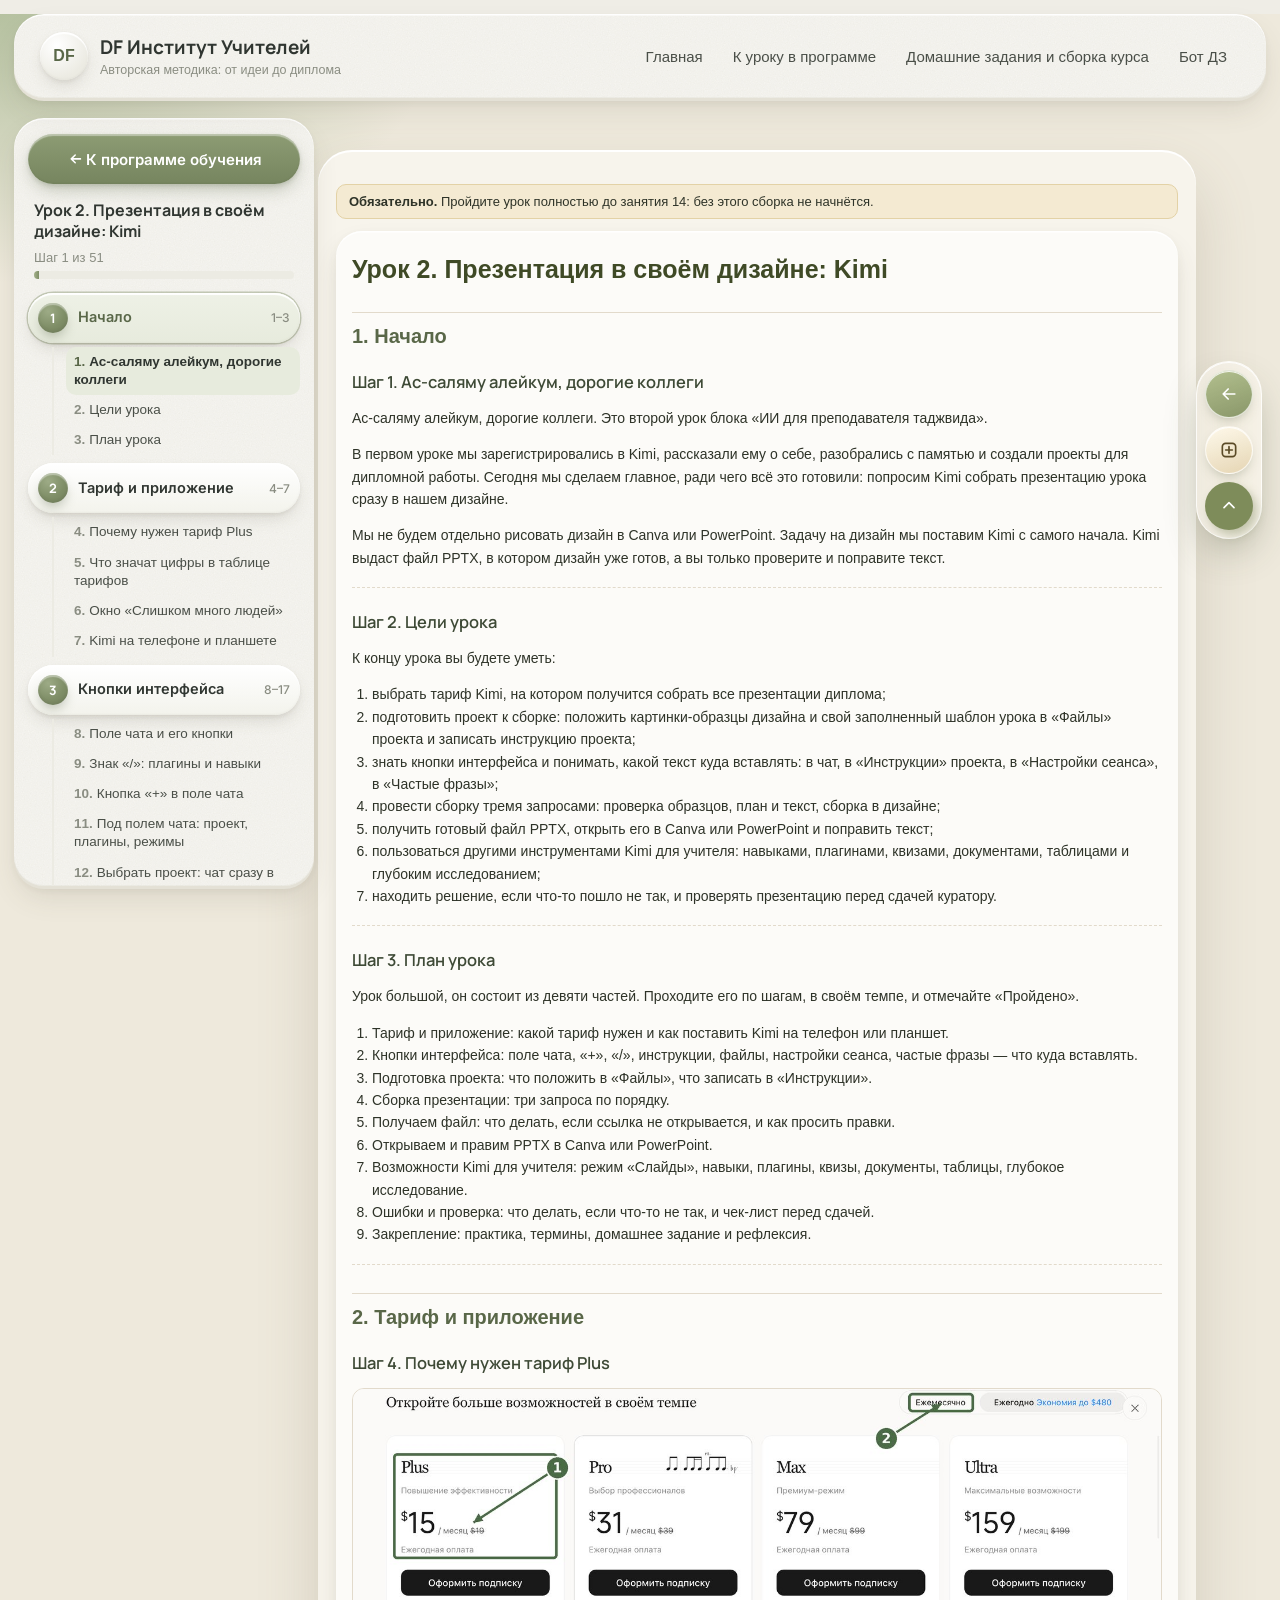
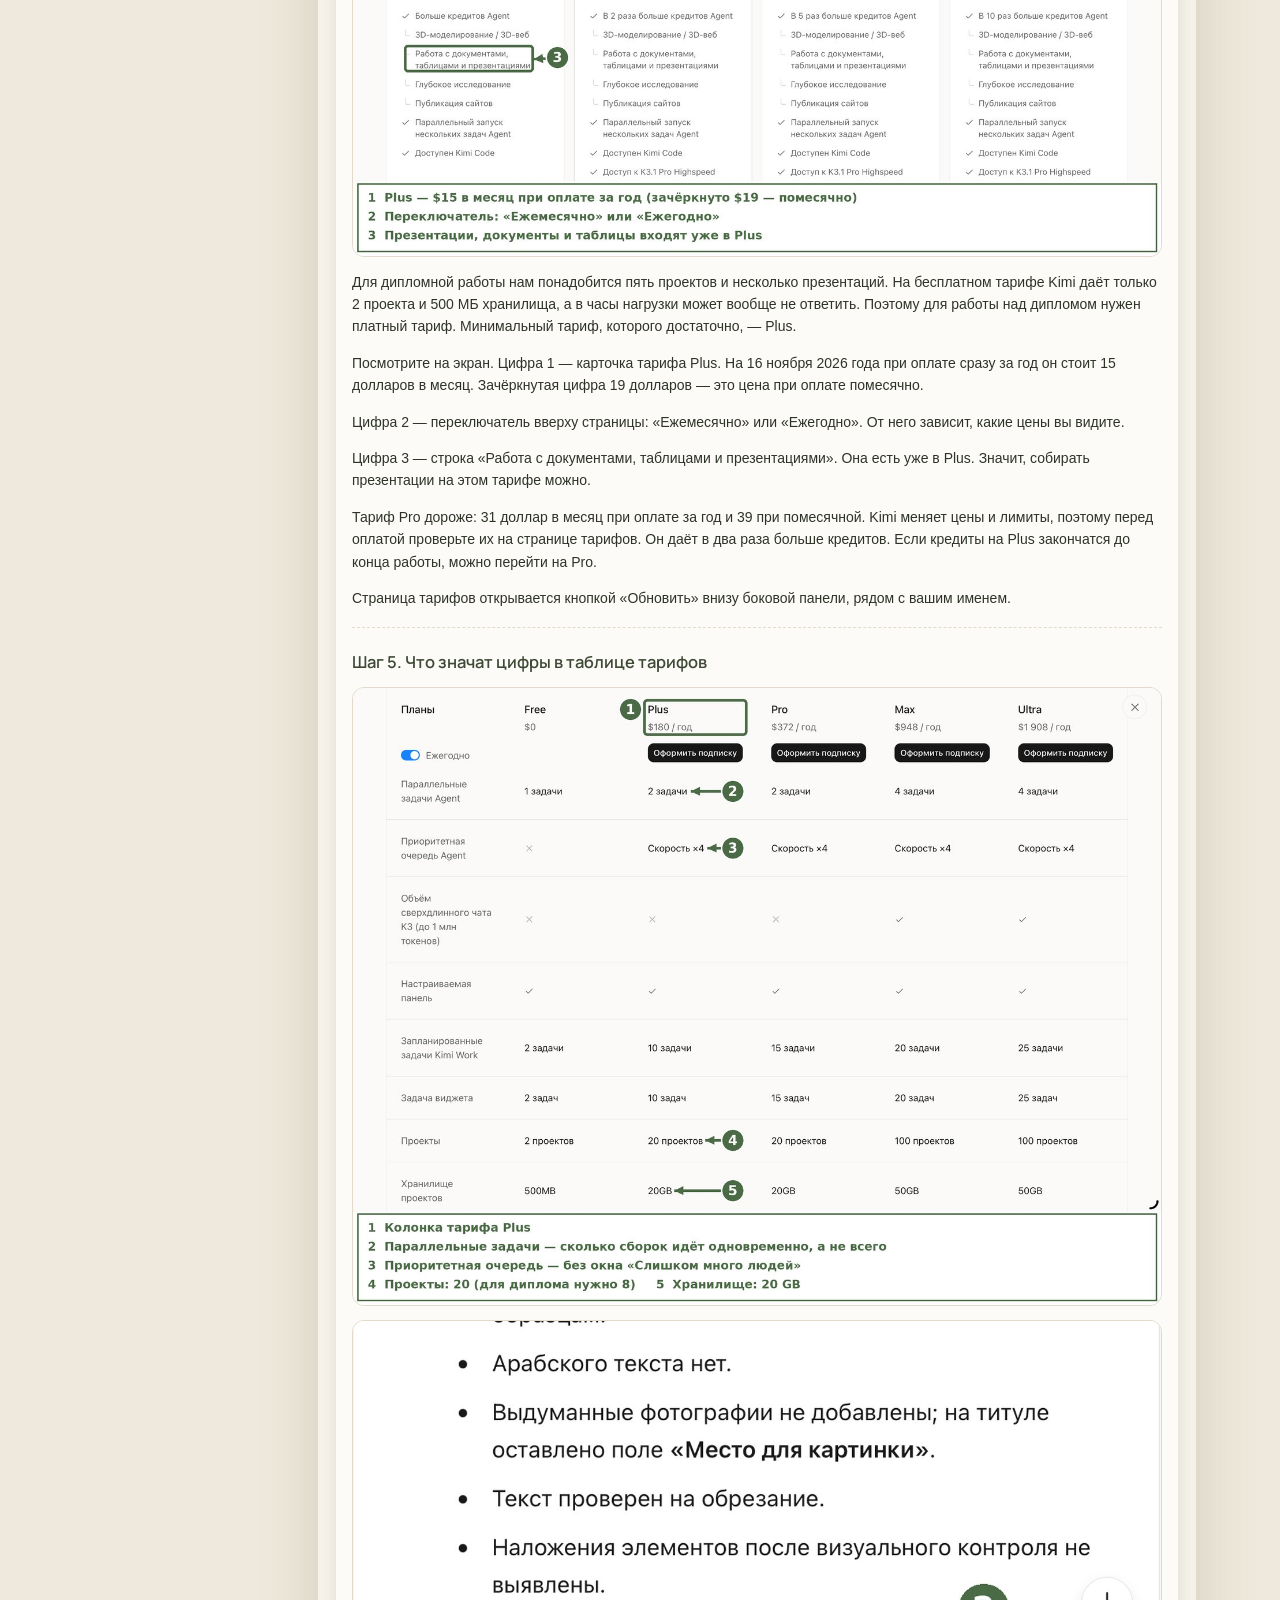
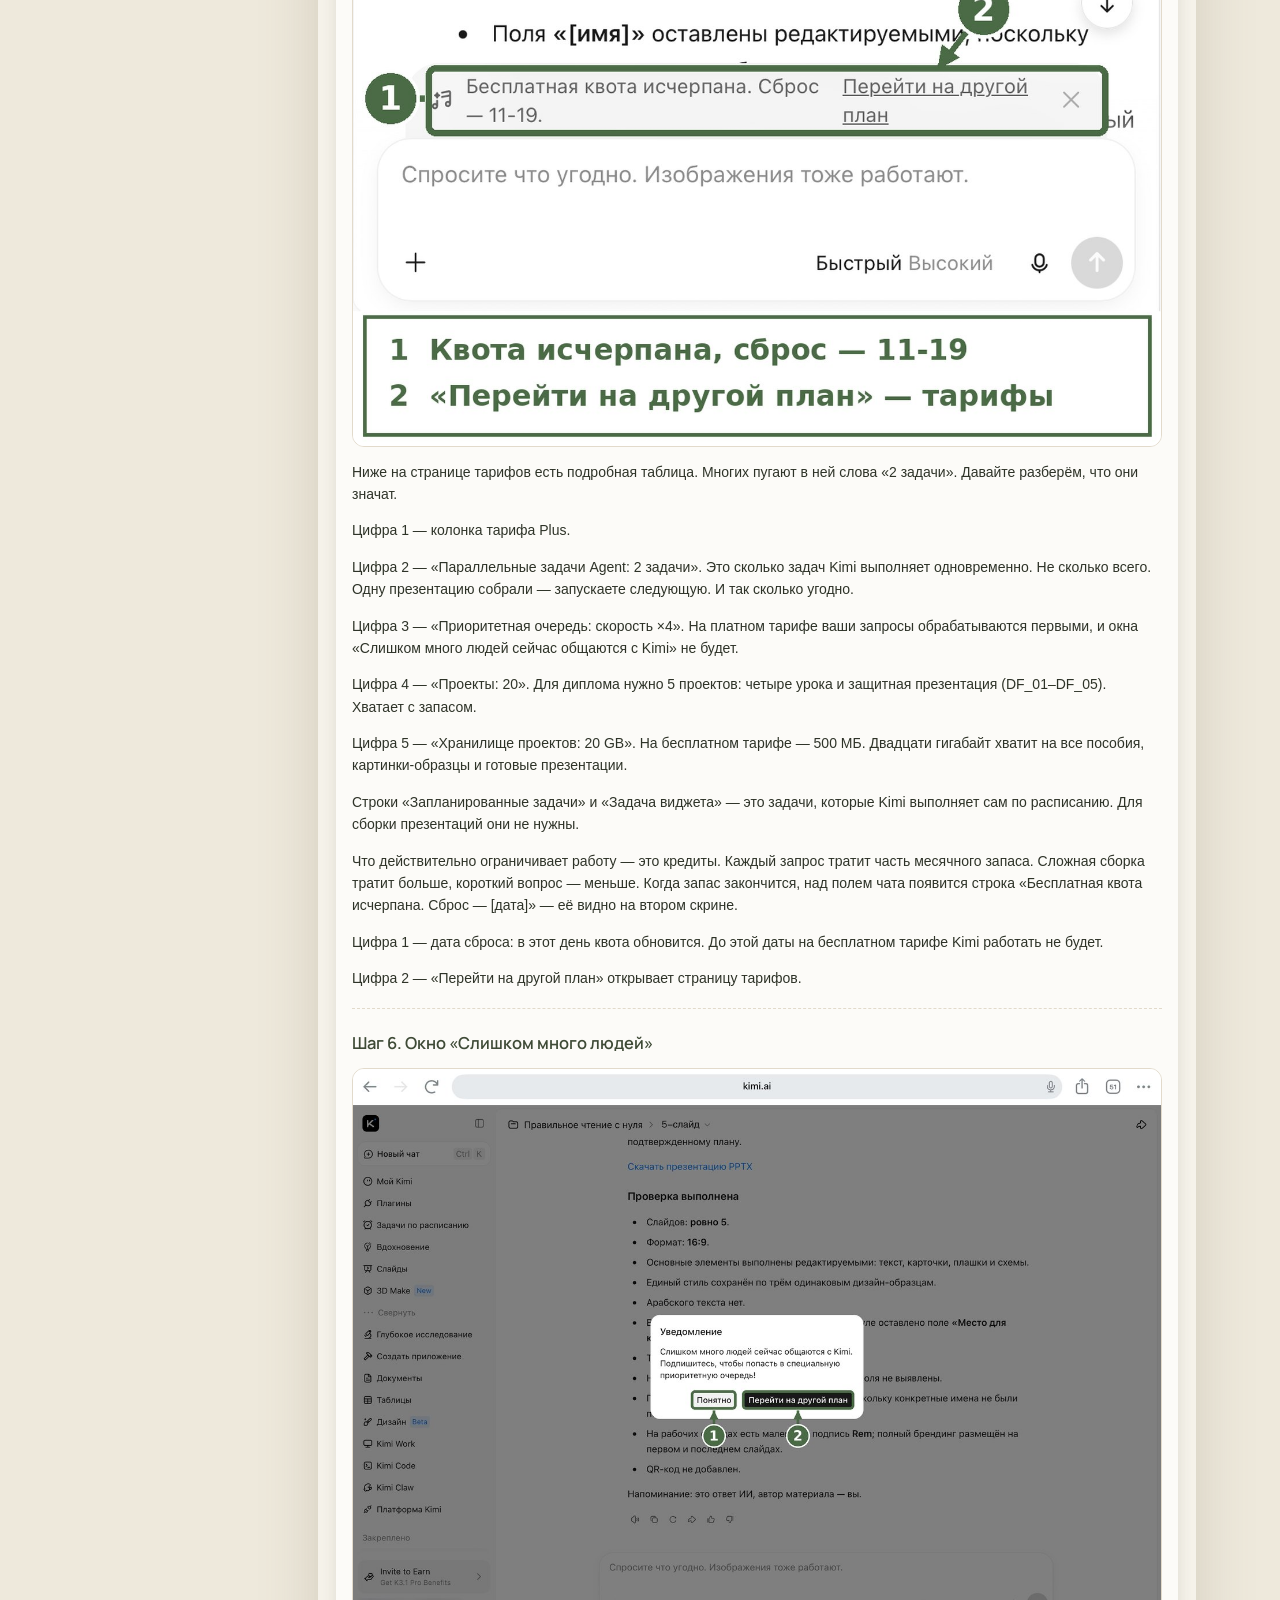
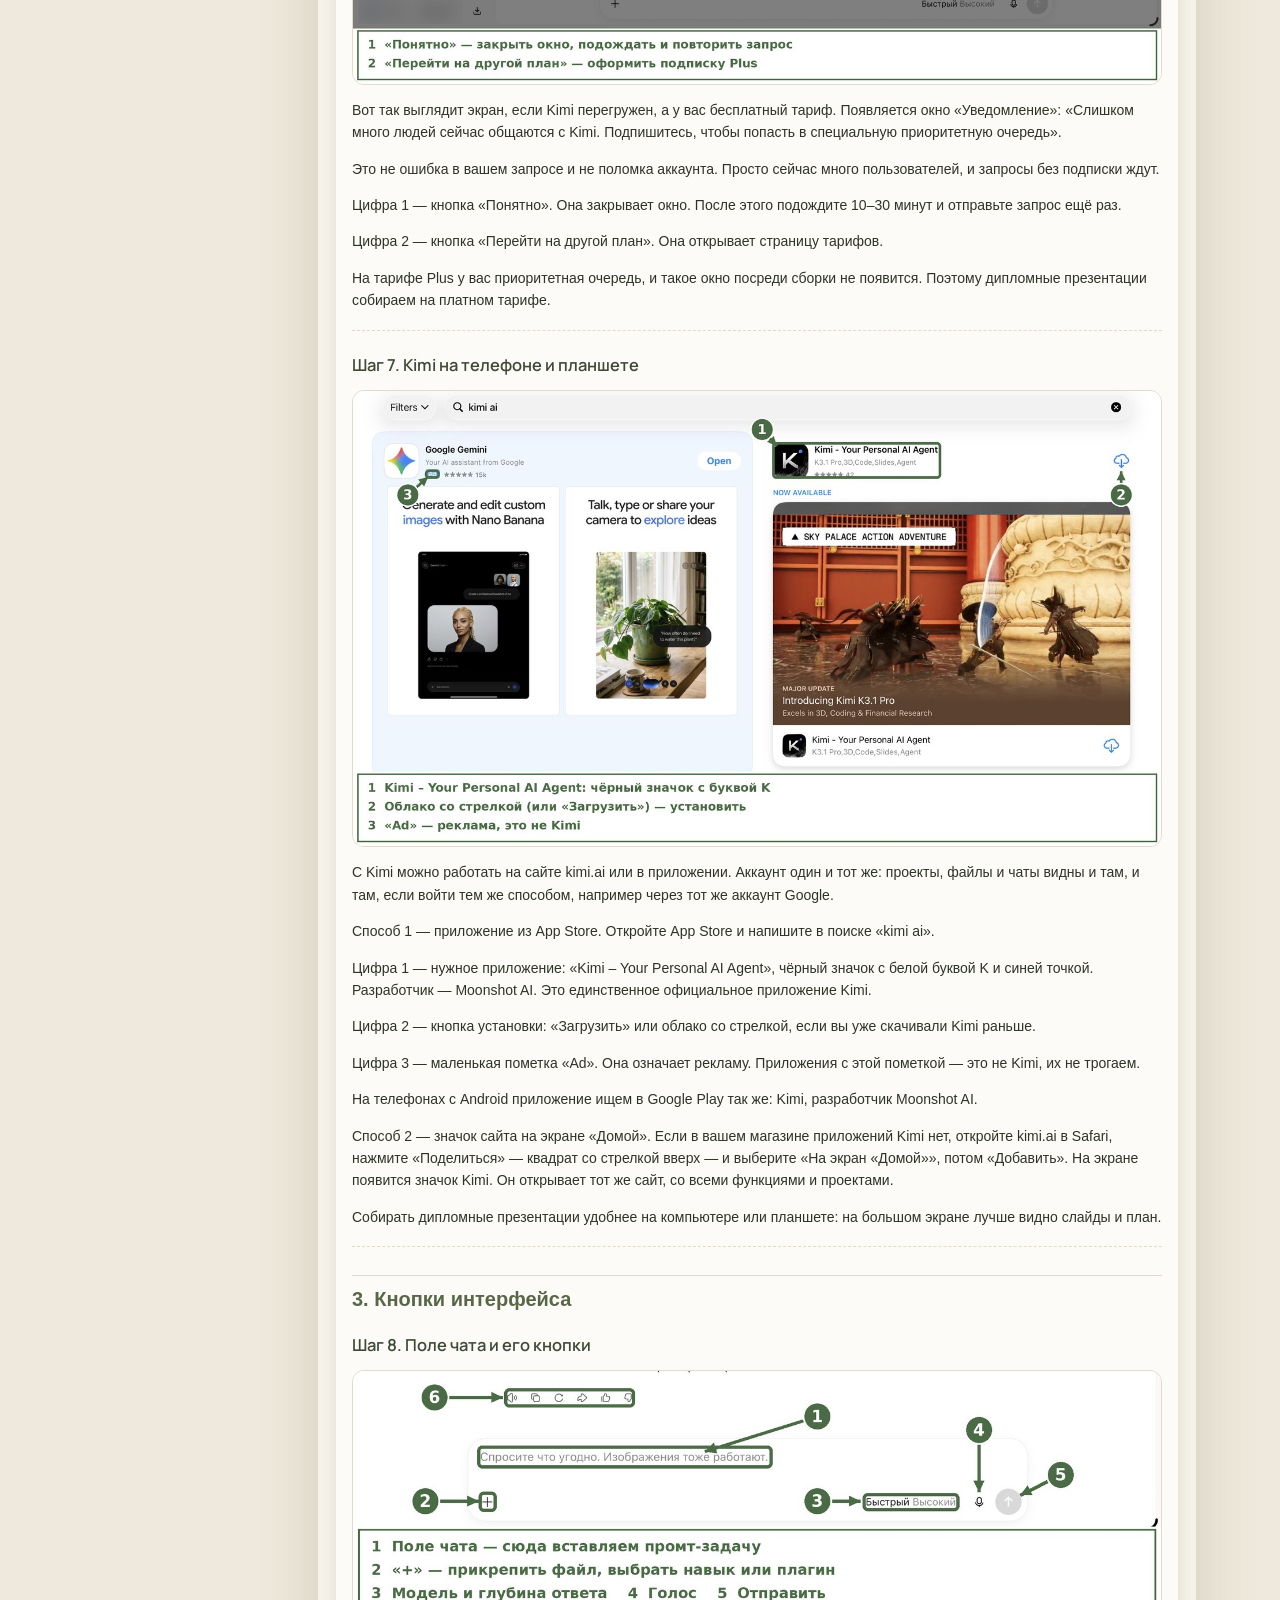
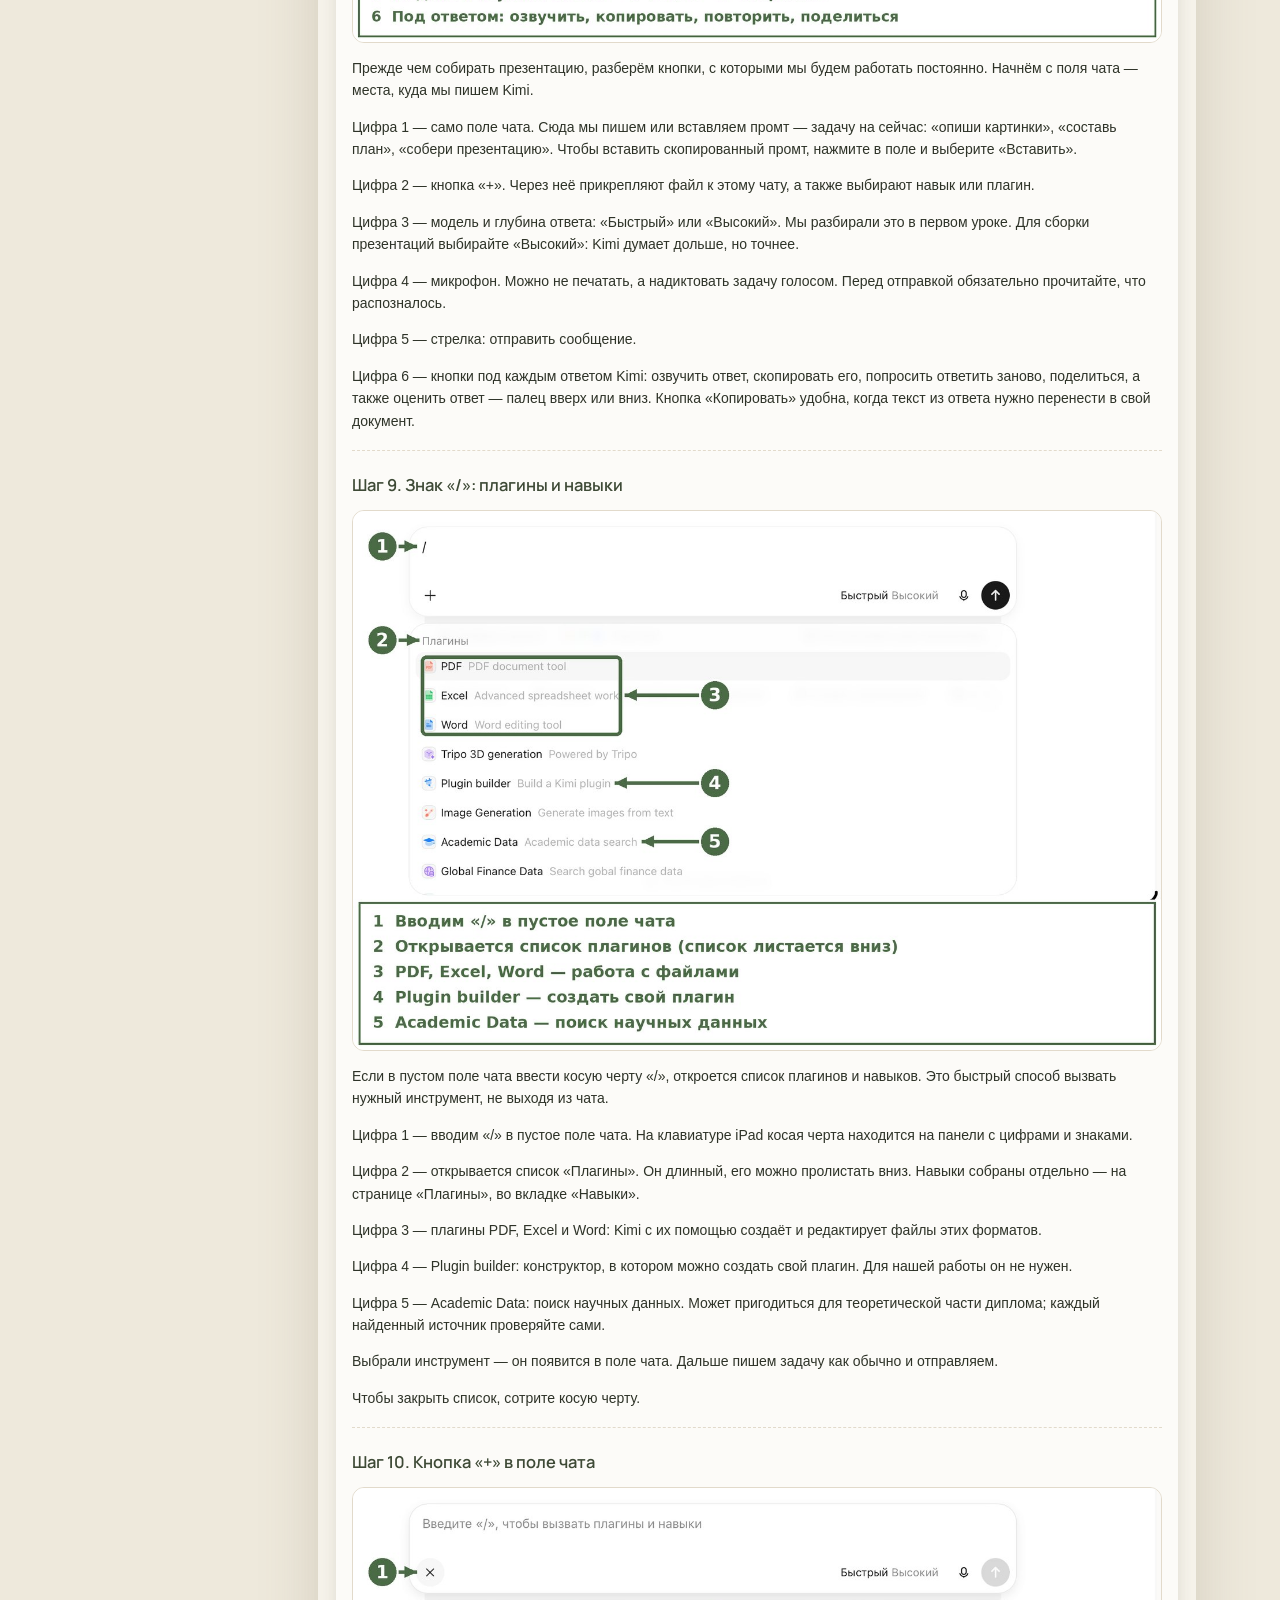
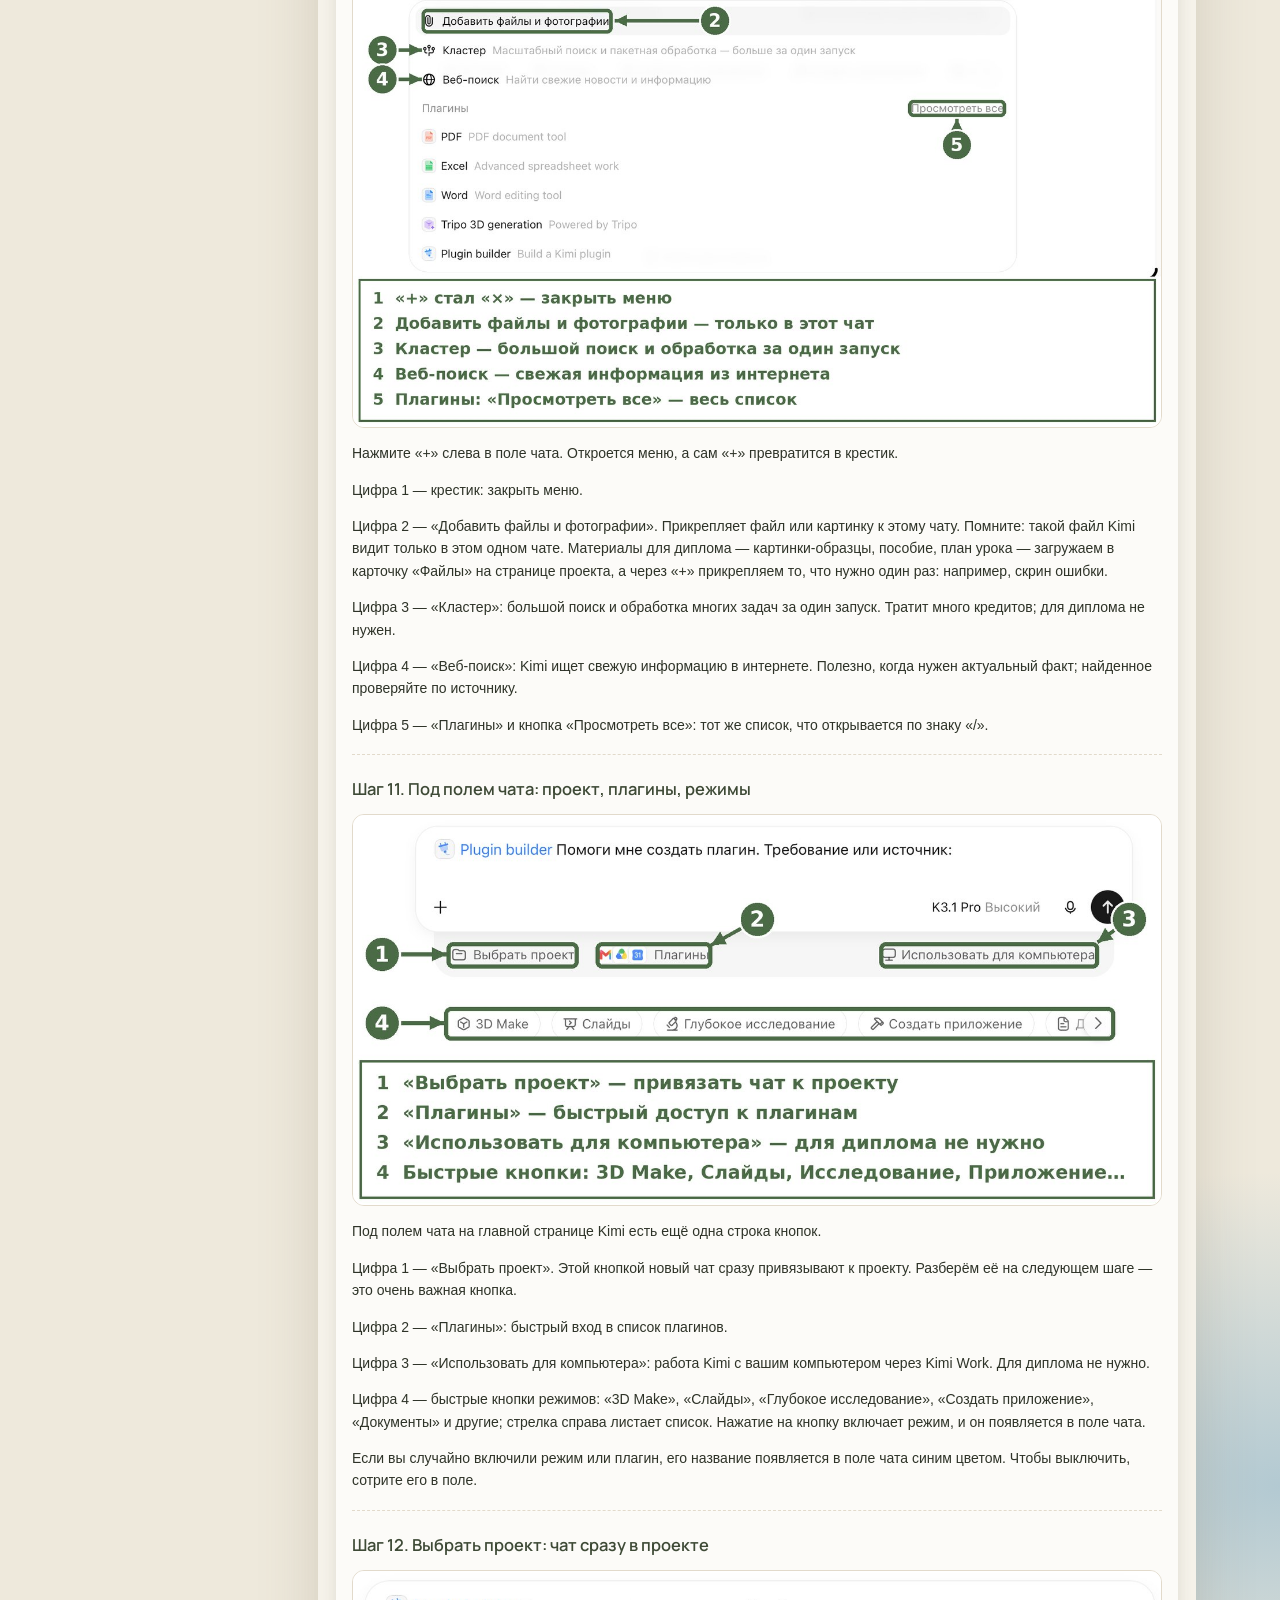
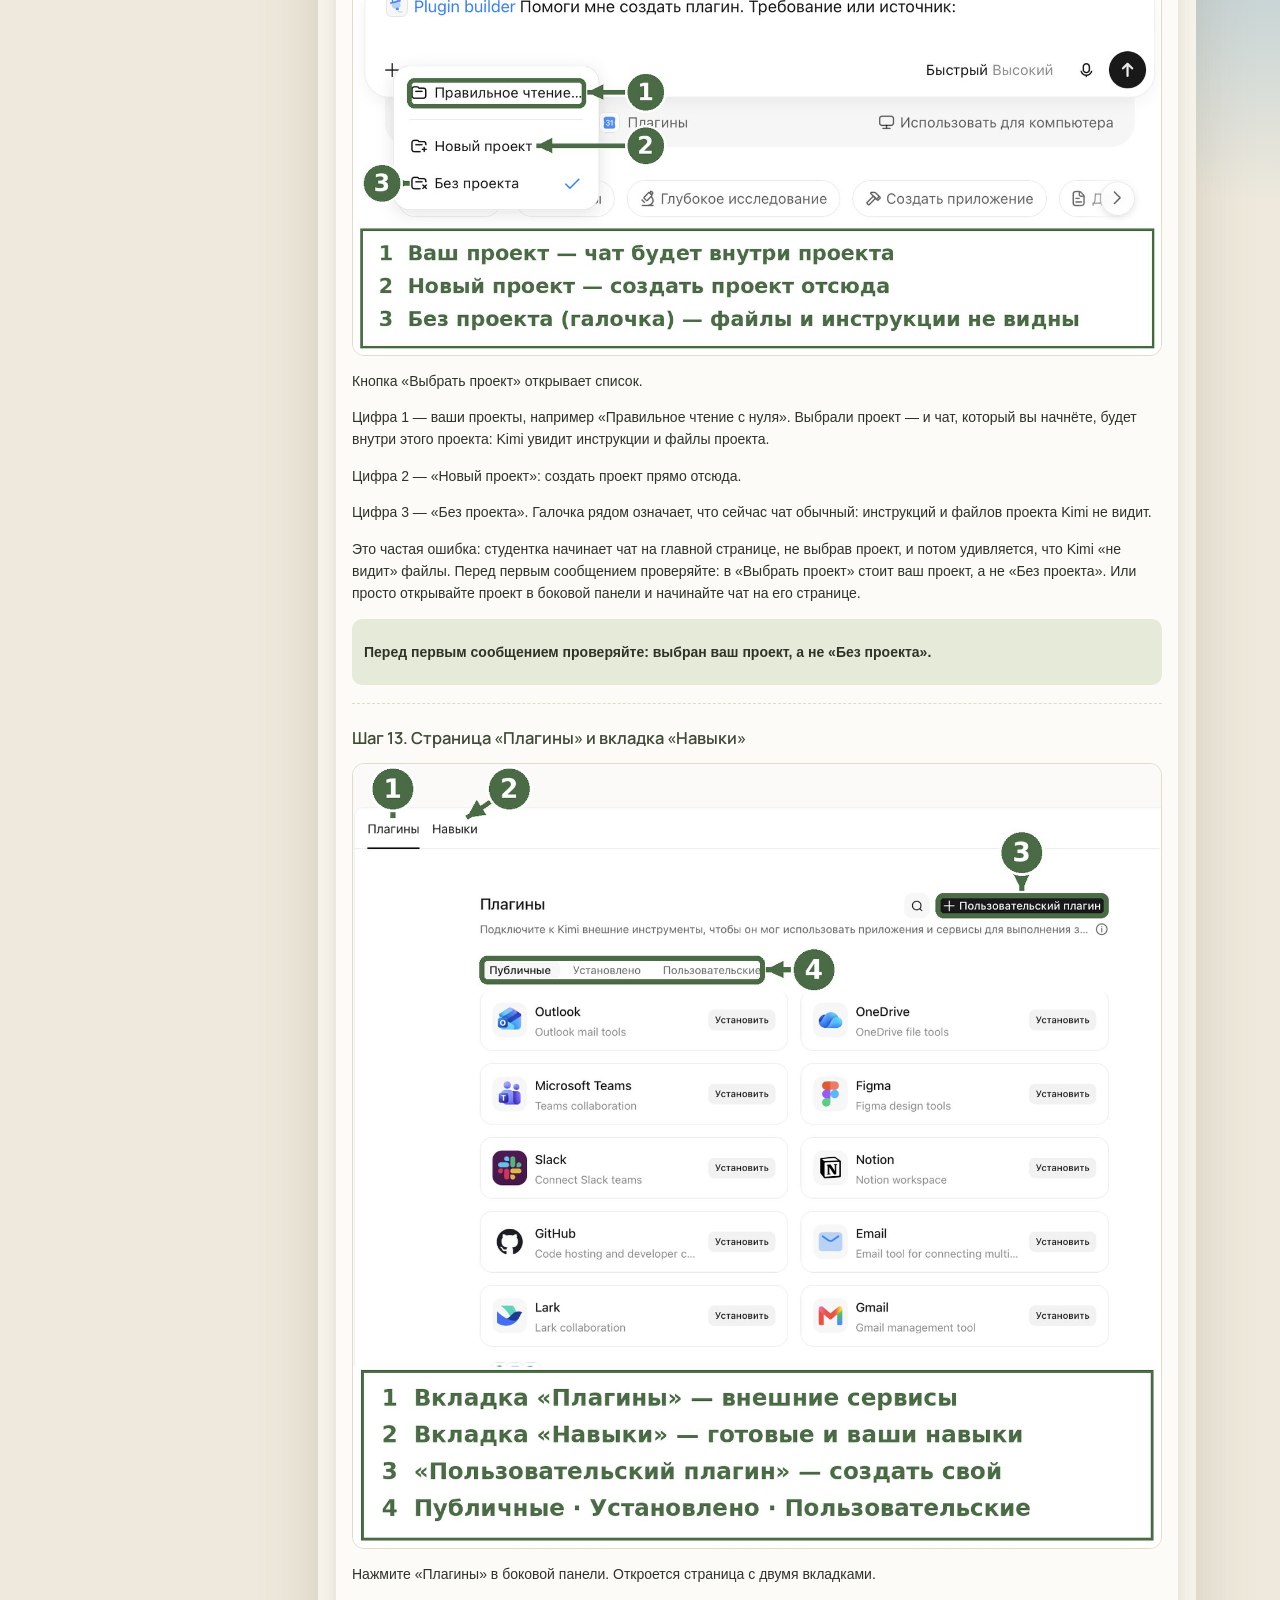
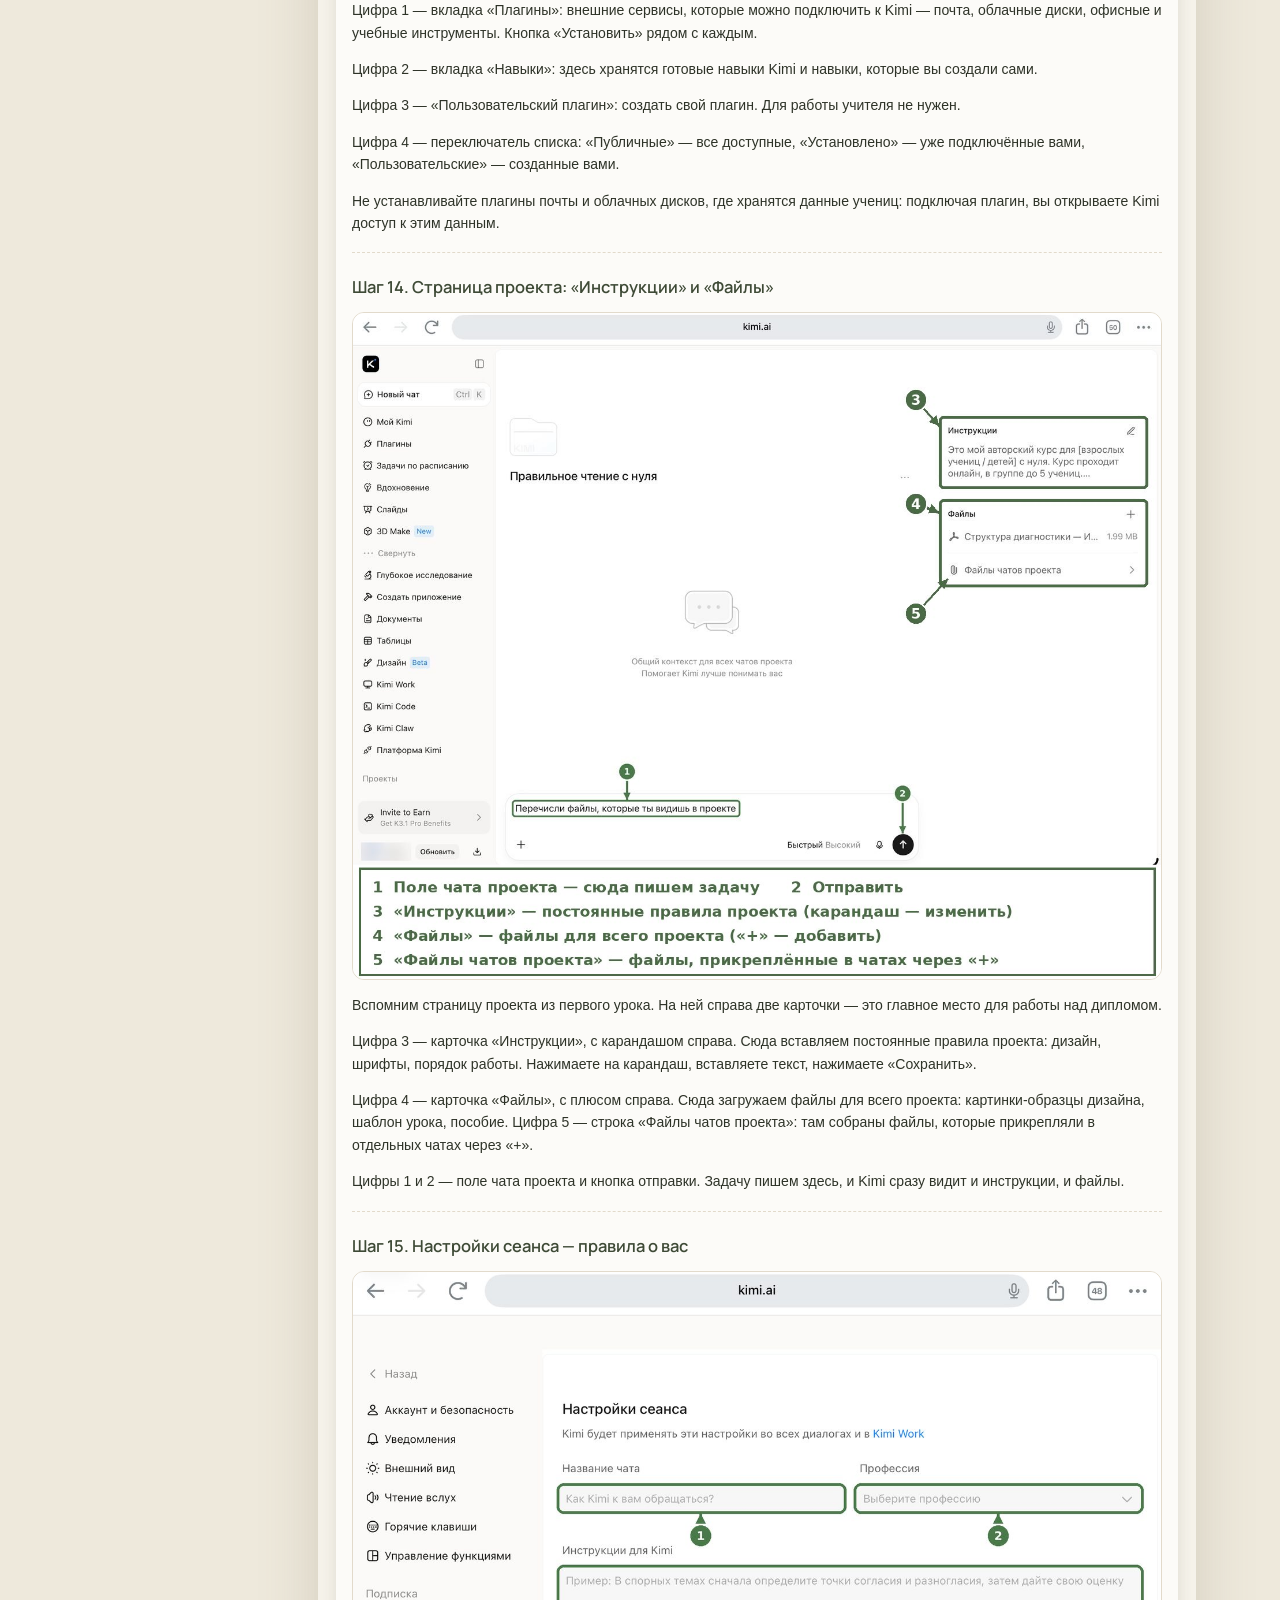
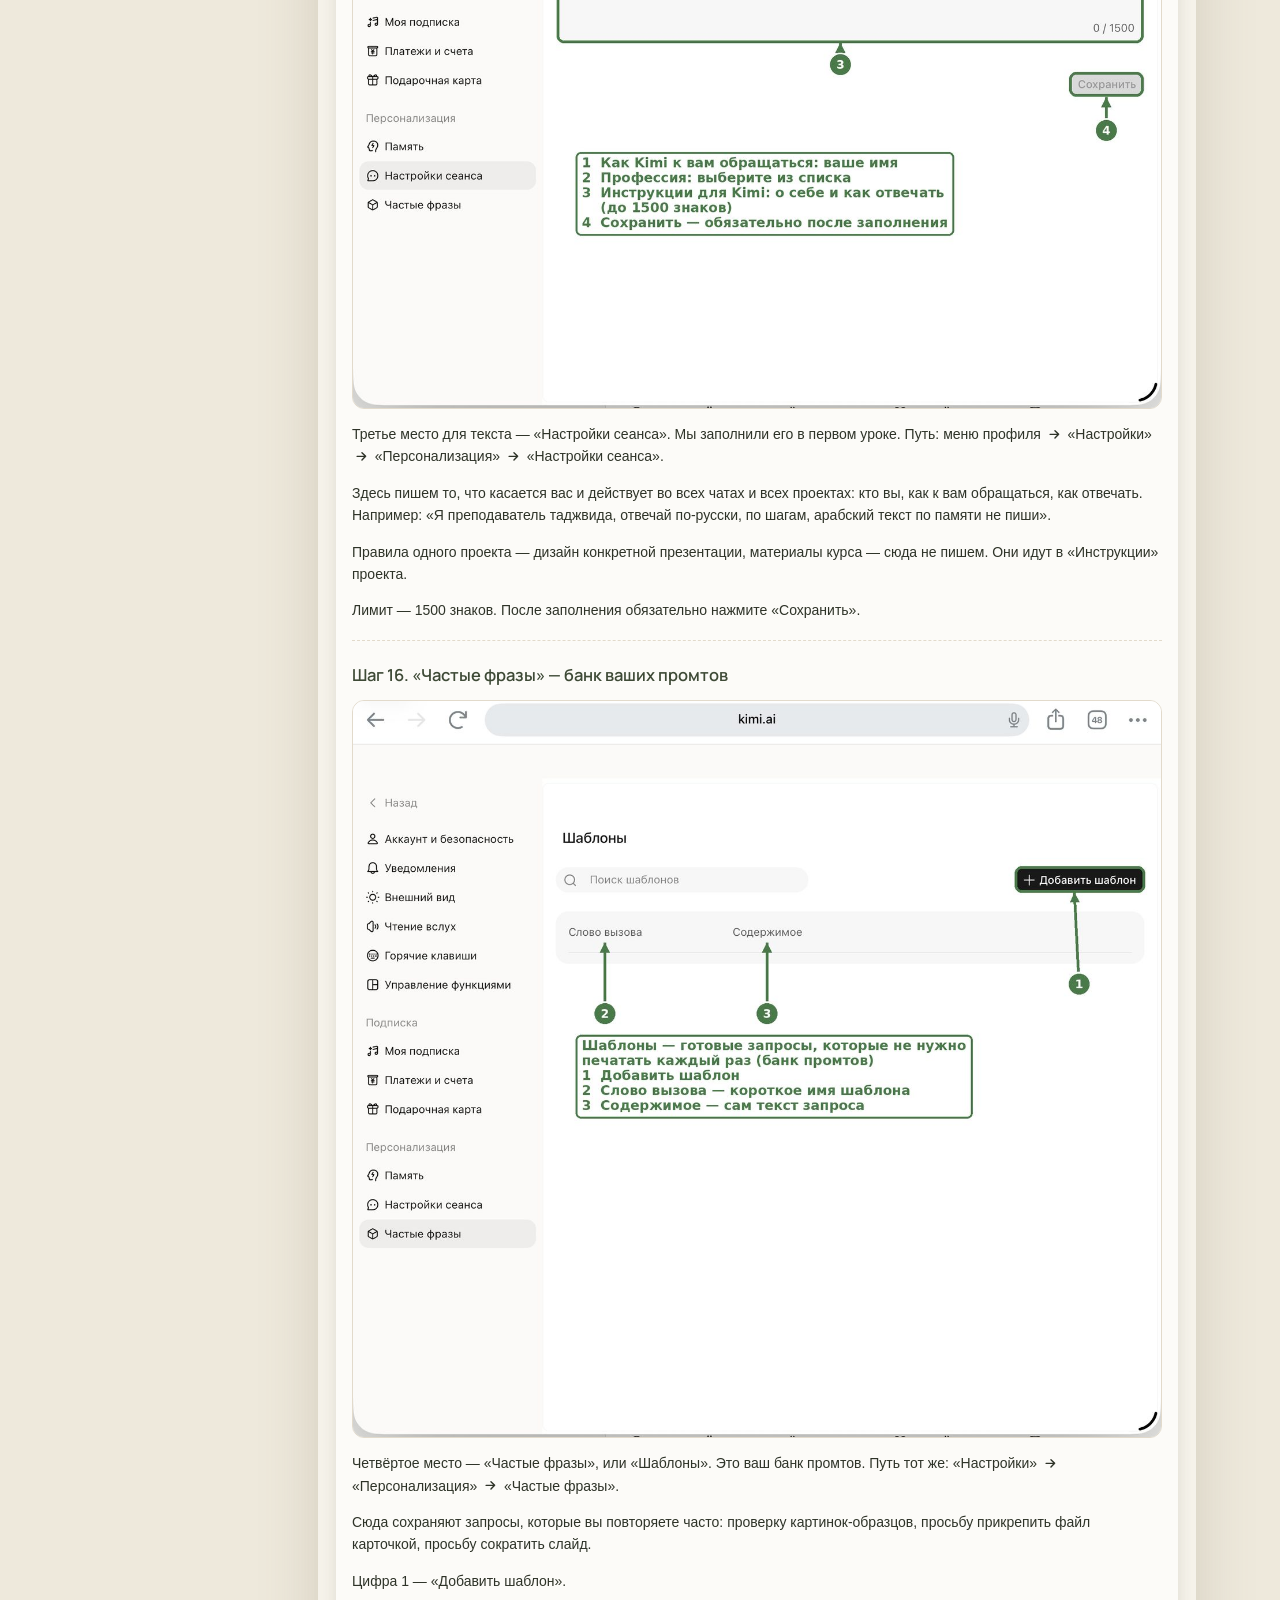
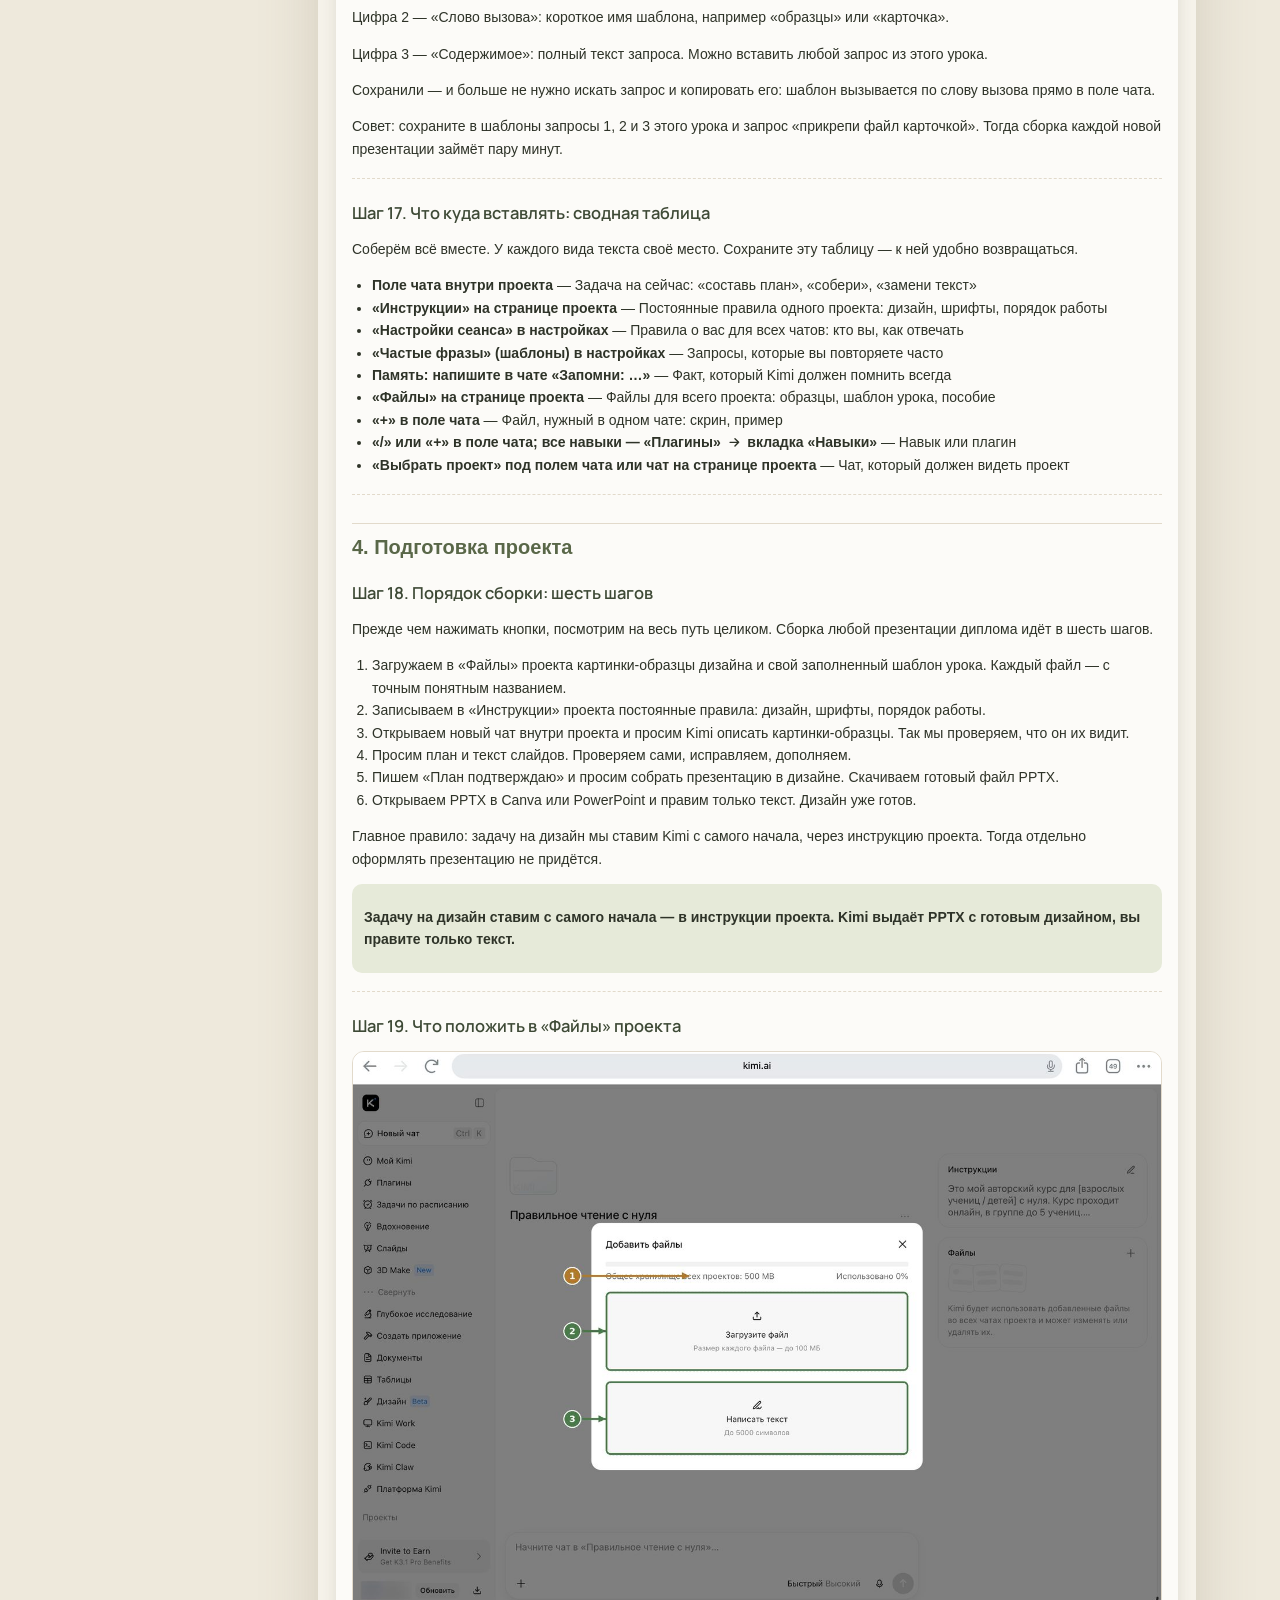
<file: kimi-2.html>
<!DOCTYPE html><html lang="ru"><head><meta charset="utf-8"><meta name="viewport" content="width=device-width,initial-scale=1"><title>Урок 2. Презентация в своём дизайне: Kimi</title><style>*{box-sizing:border-box}body{margin:0;background:#F3EEE4;font-family:Georgia,serif;color:#2F3A2C}
.pg{max-width:680px;margin:0 auto;padding:18px 14px 40px}
.hero{background:linear-gradient(160deg,#E3E8D6,#FBF8F2 55%);border:1px solid #DDD5C6;border-radius:18px;padding:22px 20px}
.k{font-family:Arial;font-size:11px;letter-spacing:.12em;color:#6B7A5E}
h1{font-size:27px;font-weight:500;margin:6px 0 4px;line-height:1.15}.sub{font-family:Arial;font-size:13px;color:#5E5A4E}
.top{display:flex;gap:6px;flex-wrap:wrap;margin-top:14px}
.calm,.note{background:#E6EAD9;border-radius:10px;padding:10px 12px;font-family:Arial;font-size:13px;line-height:1.5;margin:10px 0}
.warn{background:#F8F0DA;border:1px solid #E3D2A6;border-radius:10px;padding:9px 12px;font-family:Arial;font-size:13px;margin:8px 0}
.bl{margin-top:22px}.bn{font-family:Arial;font-size:11px;letter-spacing:.12em;color:#6B7A5E}.bt{font-size:21px;font-weight:500;margin:2px 0 10px}
details{background:#FBF8F2;border:1px solid #E2DACB;border-radius:12px;margin-bottom:8px}
summary{list-style:none;cursor:pointer;padding:12px 13px;display:flex;align-items:center;gap:11px;font-size:15.5px}summary::-webkit-details-marker{display:none}
summary:after{content:"›";margin-left:auto;color:#5E5A4E;font-size:20px;transition:.2s}details[open] summary:after{transform:rotate(90deg)}
.nm{background:#D7DDCB;color:#3E4A36;border-radius:6px;font-family:Arial;font-size:11px;padding:3px 7px}
.bd{padding:0 14px 14px 14px}.bd p,.bd li{font-family:Arial;font-size:13.5px;line-height:1.55}.ds{color:#4A473D;margin:0 0 8px}
h4{font-weight:500;font-size:15px;margin:14px 0 4px}ol,ul{padding-left:20px;margin:4px 0}
.bs{display:flex;gap:6px;flex-wrap:wrap;margin-top:10px}
.b,.b2{font-family:Arial;font-size:12.5px;border-radius:8px;padding:8px 11px;text-decoration:none;display:inline-block}
.b{background:#6B7A5E;color:#fff}.b2{border:1px solid #B9C2A8;color:#4C5B3F;background:#fff}
.ft{margin-top:30px;text-align:center;font-family:Arial;font-size:11.5px;color:#5E5A4E}.sec{margin-top:26px}.sec h2{font-size:21px;font-weight:500;margin:0 0 10px}
.lead{font-family:Arial;font-size:14.5px;line-height:1.6;color:#3E4A36;margin:12px 0 0}
.grid{display:grid;grid-template-columns:1fr 1fr;gap:8px}
.card{background:#FBF8F2;border:1px solid #E2DACB;border-radius:12px;padding:12px}
.card b{display:block;font-weight:500;font-size:15px;margin-bottom:3px}.card span{font-family:Arial;font-size:12.5px;line-height:1.45;color:#5E5A4E}
.steps{counter-reset:s}.st{display:flex;gap:11px;background:#FBF8F2;border:1px solid #E2DACB;border-radius:12px;padding:11px 12px;margin-bottom:7px}
.st:before{counter-increment:s;content:counter(s);flex:none;width:26px;height:26px;border-radius:50%;background:#6B7A5E;color:#fff;font-family:Arial;font-size:13px;display:flex;align-items:center;justify-content:center}
.st div{font-family:Arial;font-size:13px;line-height:1.5}.st b{font-family:Georgia;font-weight:500;font-size:15px;display:block}
.nums{display:flex;gap:8px;margin-top:14px}.nums div{flex:1;background:#FBF8F2;border:1px solid #DDD5C6;border-radius:12px;padding:10px 6px;text-align:center}
.nums b{display:block;font-size:24px;font-weight:500;color:#4C5B3F}.nums span{font-family:Arial;font-size:11px;color:#5E5A4E}
.bd2{font-family:Arial;font-size:13px;color:#5E5A4E;margin:-4px 0 10px;line-height:1.5}
.author{background:linear-gradient(160deg,#FBF8F2,#E6EAD9);border:1px solid #DDD5C6;border-radius:16px;padding:18px}
.author p{font-family:Arial;font-size:13.5px;line-height:1.6;margin:6px 0}
@media(max-width:420px){.grid{grid-template-columns:1fr}}details,.card,.st,.calm,.warn,.note,.author{break-inside:avoid;page-break-inside:avoid}
.doc{background:#FBF8F2;border:1px solid #DDD5C6;border-radius:16px;padding:18px 16px;margin-top:12px}
.doc h1{font-size:25px}.doc h2{font-size:20px;font-weight:500;margin:28px 0 8px;padding-top:12px;border-top:1px solid #E2DACB}
.doc h3{font-size:16.5px;font-weight:500;margin:22px 0 6px;color:#3E4A36}
.doc p,.doc li,.doc td,.doc th{font-family:Arial;font-size:14px;line-height:1.6}
.doc img{max-width:100%;height:auto;border-radius:10px;border:1px solid #E2DACB;margin:8px 0;display:block}
.doc table{border-collapse:collapse;width:100%;margin:8px 0;display:block;overflow-x:auto}.doc td,.doc th{border:1px solid #E2DACB;padding:6px 8px;text-align:left;vertical-align:top}.doc th{background:#E6EAD9}
.doc code{background:#F1ECE1;padding:1px 4px;border-radius:4px;font-size:13px}.doc pre{background:#F6F1E7;border:1px solid #E2DACB;border-radius:9px;padding:10px;white-space:pre-wrap;font-size:13px}
.doc blockquote{margin:8px 0;padding:8px 12px;background:#E6EAD9;border-radius:10px}.doc hr{border:none;border-top:1px dashed #E2DACB;margin:18px 0}
.back{font-family:Arial;font-size:13px;color:#4C5B3F;text-decoration:none}</style><link rel="stylesheet" href="img/theme.css"><link rel="icon" href="icons/icon-192.png" type="image/png"><meta name="robots" content="noindex,nofollow"><style>/* v7: академический дизайн DF Института */
@font-face{font-family:Manrope;font-weight:600;src:url(img/manrope-cyrillic-600-normal.woff2) format("woff2");unicode-range:U+0400-045F,U+0490-0491,U+04B0-04B1,U+2116}
@font-face{font-family:Manrope;font-weight:700;src:url(img/manrope-cyrillic-700-normal.woff2) format("woff2");unicode-range:U+0400-045F,U+0490-0491,U+04B0-04B1,U+2116}
@font-face{font-family:Manrope;font-weight:800;src:url(img/manrope-cyrillic-800-normal.woff2) format("woff2");unicode-range:U+0400-045F,U+0490-0491,U+04B0-04B1,U+2116}
@font-face{font-family:Manrope;font-weight:600;src:url(img/manrope-latin-600-normal.woff2) format("woff2")}
@font-face{font-family:Manrope;font-weight:700;src:url(img/manrope-latin-700-normal.woff2) format("woff2")}
@font-face{font-family:Manrope;font-weight:800;src:url(img/manrope-latin-800-normal.woff2) format("woff2")}
@font-face{font-family:Inter;font-weight:400;src:url(img/inter-cyrillic-400-normal.woff2) format("woff2");unicode-range:U+0400-045F,U+0490-0491,U+04B0-04B1,U+2116}
@font-face{font-family:Inter;font-weight:500;src:url(img/inter-cyrillic-500-normal.woff2) format("woff2");unicode-range:U+0400-045F,U+0490-0491,U+04B0-04B1,U+2116}
@font-face{font-family:Inter;font-weight:600;src:url(img/inter-cyrillic-600-normal.woff2) format("woff2");unicode-range:U+0400-045F,U+0490-0491,U+04B0-04B1,U+2116}
@font-face{font-family:Inter;font-weight:400;src:url(img/inter-latin-400-normal.woff2) format("woff2")}
@font-face{font-family:Inter;font-weight:500;src:url(img/inter-latin-500-normal.woff2) format("woff2")}
@font-face{font-family:Inter;font-weight:600;src:url(img/inter-latin-600-normal.woff2) format("woff2")}

:root{--milk:#F7F6F1;--white:#fff;--sage:#E7EBDD;--olive:#7F8E67;--dolive:#596748;--blue:#DCE7E9;--sand:#E9DDCB;--ink:#303631;--cap:#8A8D82}
body{background:var(--milk)!important;font-family:Inter,"Segoe UI",Arial,sans-serif}
.kmast{position:fixed;top:0;left:0;right:0;height:84px;z-index:50;display:flex;align-items:center;gap:20px;padding:0 26px;background:#fff;box-shadow:0 1px 0 #ECEAE2,0 8px 24px rgba(70,72,55,.06)}
.klogo{display:flex;align-items:center;gap:12px;text-decoration:none}
.klg{width:48px;height:48px;border-radius:14px;display:grid;place-items:center;font:800 18px Manrope,sans-serif;color:var(--dolive);background:linear-gradient(160deg,#fff,#EEF0E6);box-shadow:inset 0 1px 0 #fff,inset 0 -2px 3px rgba(89,103,72,.12),0 4px 10px rgba(70,72,55,.14)}
.klogo b{display:block;font:700 19px Manrope,sans-serif;color:var(--ink)}.klogo small{font-size:12.5px;color:var(--cap)}
.ktop{margin-left:auto;display:flex;gap:4px}.ktop a{font-size:15px;font-weight:500;color:#4A4F48;text-decoration:none;padding:9px 13px;border-radius:12px}.ktop a:hover{background:var(--milk)}
.kburger{display:none;border:0;width:44px;height:44px;border-radius:14px;color:#fff;font-size:18px;cursor:pointer;background:linear-gradient(180deg,#93A27A,#7F8E67 55%,#717F5B);box-shadow:inset 0 1px 0 rgba(255,255,255,.45),0 4px 10px rgba(89,103,72,.3)}
.kside{position:fixed;top:84px;left:0;bottom:0;width:300px;overflow:auto;background:#fff;box-shadow:1px 0 0 #ECEAE2;padding:16px 14px 30px;z-index:40}
.kback{display:flex;align-items:center;justify-content:center;min-height:46px;border-radius:14px;font:600 15px Inter,sans-serif;color:#fff;text-decoration:none;background:linear-gradient(180deg,#93A27A,#7F8E67 55%,#717F5B);box-shadow:inset 0 1px 0 rgba(255,255,255,.45),inset 0 -2px 0 rgba(48,54,49,.18),0 6px 14px rgba(89,103,72,.28)}
.kttl{margin:16px 6px 4px;font:700 16px/1.3 Manrope,sans-serif;color:var(--ink)}
.kprog{margin:8px 6px 14px;font-size:13px;color:var(--cap)}.kbar{height:8px;border-radius:9px;background:#ECEBE3;margin-top:6px;overflow:hidden}.kbar i{display:block;height:100%;width:0;background:linear-gradient(90deg,#A3B18A,#7F8E67);transition:width .3s}
.kgrp{margin-bottom:6px}
.kgh{display:flex;align-items:center;gap:10px;width:100%;text-align:left;border:0;cursor:pointer;padding:10px 10px;border-radius:14px;font:600 14.5px/1.3 Inter,sans-serif;color:var(--ink);
 background:linear-gradient(180deg,#FFFFFF,#F3F3EC);box-shadow:inset 0 1px 0 #fff,inset 0 -2px 0 rgba(89,103,72,.08),0 3px 8px rgba(70,72,55,.08),0 0 0 1px #ECEBE3}
.kgh .kn{flex:none;width:30px;height:30px;line-height:30px;text-align:center;border-radius:50%;font:700 13px Manrope,sans-serif;color:#fff;background:linear-gradient(160deg,#93A27A,#6E7D57);box-shadow:inset 0 1px 0 rgba(255,255,255,.35),0 2px 5px rgba(89,103,72,.3)}
.kgh .kc{margin-left:auto;font-size:12px;color:var(--cap);font-weight:500}
.kgrp.on .kgh{background:var(--sage);color:var(--dolive)}
.kst{display:none;margin:4px 0 8px 24px;padding-left:12px;border-left:2px solid #ECEBE3}
.kgrp.open .kst{display:block}
.kst a{display:block;padding:6px 8px;border-radius:10px;font-size:13.5px;line-height:1.35;color:#4A4F48;text-decoration:none}
.kst a b{color:var(--cap);font-weight:600;margin-right:4px}
.kst a:hover{background:var(--milk)}.kst a.on{background:var(--sage);color:var(--ink);font-weight:600}.kst a.on b{color:var(--dolive)}
.kmain{margin-left:300px;padding-top:84px}
.kmain .pg{max-width:900px;margin:0 auto;padding:24px 28px 60px}
.kmain h2{scroll-margin-top:100px}.kmain h3{scroll-margin-top:100px}
.kmain h1,.kmain h2,.kmain h3{font-family:Manrope,Inter,sans-serif}
.kmain .doc{background:#fff;border-radius:22px;box-shadow:inset 0 1px 0 #fff,0 10px 26px rgba(70,72,55,.09),0 2px 5px rgba(70,72,55,.06)}
.kmain .doc h2{color:var(--dolive)}
.kmain img{border-radius:12px}
.kpn{display:flex;justify-content:space-between;gap:10px;margin:18px 0 0}
.kpn a{display:inline-flex;align-items:center;min-height:46px;padding:0 18px;border-radius:14px;font:600 15px Inter,sans-serif;text-decoration:none;color:var(--dolive);background:linear-gradient(180deg,#fff,#F1F1EA);box-shadow:inset 0 1px 0 #fff,inset 0 -2px 0 rgba(89,103,72,.1),0 4px 10px rgba(70,72,55,.1),0 0 0 1px #E4E4DA}
.kshade{display:none}
.kmain .topnav,.kmain>.pg>.back{display:none}

.kside .kgh{background:linear-gradient(180deg,#FFFFFF,#F3F3EC)!important;color:var(--ink)!important;border-radius:14px!important;padding:10px!important;box-shadow:inset 0 1px 0 #fff,inset 0 -2px 0 rgba(89,103,72,.08),0 3px 8px rgba(70,72,55,.08),0 0 0 1px #ECEBE3!important;font:600 14.5px/1.3 Inter,sans-serif!important}
.kside .kgrp.on .kgh{background:linear-gradient(180deg,#EEF1E6,#E7EBDD)!important;color:var(--dolive)!important;box-shadow:inset 0 1px 0 #fff,inset 0 -2px 0 rgba(89,103,72,.12),0 3px 8px rgba(70,72,55,.1),0 0 0 1px #D9DFCB!important}
.kside .kgh span,.kmast span,.kside span{font-family:inherit;margin:0;font-size:inherit;color:inherit}
.kside .kgh .kn{font:700 13px/30px Manrope,sans-serif!important;color:#fff!important}
.kside .kgh .kc{font-size:12px!important;color:var(--cap)!important;font-weight:500}
.kmast .klg{color:var(--dolive)!important}.kside .kgh .kc{margin-left:auto!important}
.kmast .klogo small{font-size:12.5px;color:var(--cap)}.kmast .klogo b{color:var(--ink)}
.kmast .kburger{background:linear-gradient(180deg,#93A27A,#7F8E67 55%,#717F5B)!important;border-radius:14px!important;padding:0!important;width:44px;height:44px}
@media(max-width:1100px){.ktop{display:none}}
/* v9: тактильный 3D-макет — claymorphism + мягкий неоморфизм */
:root{
 --base:#EFEDE6;--panel:#F7F6F1;--card:#FCFBF8;
 --grain:url("data:image/svg+xml,%3Csvg xmlns='http://www.w3.org/2000/svg' width='220' height='220'%3E%3Cfilter id='n'%3E%3CfeTurbulence type='fractalNoise' baseFrequency='.85' numOctaves='3' stitchTiles='stitch'/%3E%3CfeColorMatrix values='0 0 0 0 .35 0 0 0 0 .34 0 0 0 0 .3 0 0 0 .5 0'/%3E%3C/filter%3E%3Crect width='100%25' height='100%25' filter='url(%23n)' opacity='.22'/%3E%3C/svg%3E");
 --stone:url("data:image/svg+xml,%3Csvg xmlns='http://www.w3.org/2000/svg' width='160' height='160'%3E%3Cfilter id='s'%3E%3CfeTurbulence type='fractalNoise' baseFrequency='1.6' numOctaves='2' stitchTiles='stitch'/%3E%3CfeColorMatrix values='0 0 0 0 .3 0 0 0 0 .3 0 0 0 0 .26 0 0 0 .9 0'/%3E%3C/filter%3E%3Crect width='100%25' height='100%25' filter='url(%23s)' opacity='.35'/%3E%3C/svg%3E");
 --lift:0 1.5px 0 rgba(255,255,255,.95) inset,0 -1px 0 rgba(120,115,95,.06) inset,0 3px 0 #E4E1D6,0 14px 30px -6px rgba(84,80,62,.16),0 4px 10px rgba(84,80,62,.06);
 --liftS:0 1px 0 rgba(255,255,255,.95) inset,0 2px 0 #E6E3D9,0 8px 18px -4px rgba(84,80,62,.14);
 --clay:inset 0 2px 1px rgba(255,255,255,.42),inset 0 -1px 2px rgba(48,54,49,.06),0 8px 18px -4px rgba(89,103,72,.38),0 2px 4px rgba(89,103,72,.18);
 --clayL:inset 0 2px 1px rgba(255,255,255,1),inset 0 -1px 2px rgba(120,115,95,.06),0 8px 18px -5px rgba(84,80,62,.2),0 2px 4px rgba(84,80,62,.08);
}
/* основа: матовая штукатурка */
body{background-color:var(--base);background-image:var(--grain),radial-gradient(1200px 700px at 15% -10%,#F6F5F0,transparent 60%),radial-gradient(900px 600px at 100% 100%,#E7E5DC,transparent 60%)!important;background-attachment:fixed}
/* шапка — парящая панель */
.mast,.kmast{top:14px;left:14px;right:14px;border-radius:30px;background:var(--panel)!important;background-image:var(--grain)!important;box-shadow:var(--lift)!important}
.lg,.klg{border-radius:50%!important;background:radial-gradient(circle at 35% 28%,#FFFFFF,#ECEBE3 70%)!important;box-shadow:var(--clayL)!important}
.topnav a,.ktop a{border-radius:999px}
.topnav a.active{background:var(--sage);box-shadow:var(--liftS)}
/* боковая панель — отдельный объект */
.sidebar{top:132px!important;left:14px;bottom:14px;width:290px;border-radius:30px!important;background:var(--panel)!important;background-image:var(--grain)!important;box-shadow:var(--lift)!important;padding:14px 12px 22px}
.kside{top:118px;left:14px;bottom:14px;border-radius:30px;background:var(--panel)!important;background-image:var(--grain)!important;box-shadow:var(--lift)!important}
main{margin-left:318px!important;padding-top:132px!important}
.kmain{margin-left:328px;padding-top:112px}
.crumbs{padding-top:4px}
/* большая панель контента */
.content{background:rgba(247,246,241,.86);background-image:var(--grain);border-radius:40px;box-shadow:var(--lift);margin:6px 14px 24px 0!important;padding:30px 32px 50px!important;max-width:1020px}
/* карточки — матовая плотная бумага / керамика */
.box,.card,.les,.mcard,.mhero,.acts div,.facts>div,.endm,.step,.hero2,.aboutb,.kmain .doc,.lib,.pf{border-radius:26px!important;background-color:var(--card);box-shadow:var(--lift)!important;border:0}
.les.cur,.mcard.cur{box-shadow:var(--lift),0 0 0 2px rgba(127,142,103,.55)!important}
.step{background:linear-gradient(160deg,#FFFFFF,#F3F5EC)!important}
.aboutb{background:linear-gradient(160deg,#EEF1E6,#E3E8D7)!important}
.card.o{background:linear-gradient(160deg,#E8F0F1,#DCE7E9)!important}
.mgoal div{border-radius:18px;box-shadow:var(--liftS)!important}
.rule{border-radius:20px!important;box-shadow:var(--liftS)!important}
.tag,.kind,.now,.okm{border-radius:999px;box-shadow:inset 0 1px 0 rgba(255,255,255,.7),0 2px 5px rgba(84,80,62,.1)}
/* кнопки — накладные капсулы из матового силикона */
.btn3d,.olb,.sgo,.kback,.kpn a{border-radius:999px!important;min-height:50px;padding:0 26px;
 background:linear-gradient(180deg,#8D9C74 0%,#7F8E67 60%,#76855F 100%)!important;box-shadow:var(--clay)!important;color:#fff!important}
.btn3d.alt,.ago,.kpn a{color:var(--dolive)!important;background:linear-gradient(180deg,#FFFFFF,#F2F1EB)!important;box-shadow:var(--clayL)!important}
.btn3d:hover,.olb:hover,.sgo:hover,.kback:hover{transform:translateY(-2px)}
.btn3d:active,.olb:active{transform:translateY(0);box-shadow:var(--clay)!important}
.mat,.ch{border-radius:999px!important;min-height:48px;padding:0 22px;box-shadow:var(--clayL)!important;background:linear-gradient(180deg,#FFFFFF,#F2F1EB)!important}
.les.open .mat,.ch.main,.ch.pres{background:linear-gradient(180deg,#8D9C74,#7F8E67 60%,#76855F)!important;box-shadow:var(--clay)!important;color:#fff!important}
.ch.skl{background:linear-gradient(180deg,#EEF4F5,#DCE7E9)!important;box-shadow:inset 0 2px 1px rgba(255,255,255,.9),0 8px 18px -5px rgba(70,95,100,.25),0 2px 4px rgba(70,95,100,.1)!important}
.ch.add{background:var(--card)!important;box-shadow:var(--clayL)!important}
.sts{border-radius:999px!important;border:0!important;background:var(--card)!important;box-shadow:inset 0 1px 3px rgba(84,80,62,.12),0 1px 0 #fff!important;padding:0 14px}
.nav,.modnav,.sl{border-radius:999px}
.modnav{border-radius:22px}
.nav.active,.modnav.active,.sl.cur{background:linear-gradient(180deg,#EEF1E6,#E4E9D8)!important;box-shadow:var(--liftS)}
.kside .kgh{border-radius:999px!important;box-shadow:var(--clayL)!important}
.kside .kgrp.on .kgh{box-shadow:var(--clayL),0 0 0 1.5px rgba(127,142,103,.4)!important}
/* круглые объёмные элементы — глина */
.mb,.dot,.facts b,.kgh .kn,.smn,.vnav,#vx{border-radius:50%!important;box-shadow:inset 0 2px 1px rgba(255,255,255,.4),inset 0 -2px 3px rgba(48,54,49,.08),0 6px 12px -3px rgba(89,103,72,.4)!important}
.mb,.dot,.facts b,.kgh .kn{background:radial-gradient(circle at 34% 28%,#9DAB86,#7F8E67 55%,#6F7D59)!important}
.modnav.lock .mb{background:radial-gradient(circle at 34% 28%,#C7CFB7,#AEB99B)!important}
.vnav,#vx{background:radial-gradient(circle at 34% 28%,#FFFFFF,#ECEBE3)!important;border-radius:50%!important}
/* декоративные камни */
.hero2{position:relative;overflow:visible!important}
.hero2:before,.hero2:after{content:"";position:absolute;border-radius:50%;pointer-events:none;z-index:3;background-image:var(--stone)}
.hero2:before{width:74px;height:66px;left:-18px;bottom:-22px;background-color:#D9D6CB;background-image:var(--stone),radial-gradient(circle at 35% 28%,#EEECE5,#CFCBBF 70%);box-shadow:inset 0 2px 2px rgba(255,255,255,.6),0 12px 20px -6px rgba(84,80,62,.35);border-radius:52% 48% 46% 54%/56% 52% 48% 44%}
.hero2:after{width:40px;height:36px;left:48px;bottom:-14px;background-image:var(--stone),radial-gradient(circle at 35% 28%,#E3E9D7,#B9C3A6 72%);box-shadow:inset 0 2px 2px rgba(255,255,255,.55),0 10px 16px -6px rgba(84,80,62,.35);border-radius:48% 52% 55% 45%/52% 46% 54% 48%}
.himg{overflow:hidden;border-radius:0 26px 26px 0}
.mhero{position:relative}
.mhero:after{content:"";position:absolute;right:26px;top:24px;width:58px;height:52px;background-image:var(--stone),radial-gradient(circle at 35% 28%,#EEF2F2,#C9D8DB 72%);border-radius:52% 48% 46% 54%/56% 52% 48% 44%;box-shadow:inset 0 2px 2px rgba(255,255,255,.6),0 12px 18px -6px rgba(84,80,62,.3)}
.farewell{box-shadow:var(--lift)!important;border-radius:30px!important}
@media(max-width:900px){
 .mast,.kmast{top:8px;left:8px;right:8px;border-radius:24px}
 .sidebar,.kside{top:0!important;left:0;bottom:0;border-radius:0 28px 28px 0!important}
 main{margin-left:0!important;padding-top:88px!important}.kmain{margin-left:0;padding-top:84px}
 .content{margin:4px 8px 18px!important;padding:18px 14px 40px!important;border-radius:30px}
 .mhero:after{width:40px;height:36px;right:16px;top:16px}
}
body:before{content:"";position:fixed;top:0;left:0;right:0;height:14px;background:var(--base);z-index:49}
@media(max-width:900px){body:before{height:8px}}

@media(max-width:900px){
 .kmast{height:68px;padding:0 12px;gap:10px}.kburger{display:block}.klogo b{font-size:16px}.klogo small{font-size:11px}.klg{width:42px;height:42px}
 .kside{top:0;z-index:60;width:min(320px,88vw);transform:translateX(-105%);transition:transform .25s;border-radius:0 22px 22px 0}
 body.knav .kside{transform:none}body.knav .kshade{display:block;position:fixed;inset:0;background:rgba(40,40,30,.35);z-index:55}
 .kmain{margin-left:0;padding-top:68px}.kmain .pg{padding:16px 12px 50px}
}
</style><link rel="stylesheet" href="glass2027.css?v=9"><link rel="stylesheet" href="offline.css?v=3"></head><body><header class="kmast"><button class="kburger" id="kb" type="button" aria-label="Навигация">☰</button><a class="klogo" href="index.html#home"><span class="klg">DF</span><span><b>DF Институт Учителей</b><small>Авторская методика: от идеи до диплома</small></span></a>
<nav class="ktop"><a href="index.html#home">Главная</a><a href="index.html#z13">К уроку в программе</a><a href="konstruktor.html">Домашние задания и сборка курса</a><a href="https://t.me/dz_df2027_bot" target="_blank" rel="noopener">Бот ДЗ</a></nav></header>
<aside class="kside" id="ks"><a class="kback" href="index.html#z13">← К программе обучения</a><div class="kttl">Урок 2. Презентация в своём дизайне: Kimi</div><div class="kprog"><span id="kpt">Шаг 1 из 51</span><div class="kbar"><i id="kbar"></i></div></div><div class="kgrp" data-g="1"><button class="kgh" type="button"><span class="kn">1</span><span>Начало</span><span class="kc">1–3</span></button><div class="kst"><a href="#k1" data-k="1"><b>1.</b>Ас-саляму алейкум, дорогие коллеги</a><a href="#k2" data-k="2"><b>2.</b>Цели урока</a><a href="#k3" data-k="3"><b>3.</b>План урока</a></div></div><div class="kgrp" data-g="2"><button class="kgh" type="button"><span class="kn">2</span><span>Тариф и приложение</span><span class="kc">4–7</span></button><div class="kst"><a href="#k4" data-k="4"><b>4.</b>Почему нужен тариф Plus</a><a href="#k5" data-k="5"><b>5.</b>Что значат цифры в таблице тарифов</a><a href="#k6" data-k="6"><b>6.</b>Окно «Слишком много людей»</a><a href="#k7" data-k="7"><b>7.</b>Kimi на телефоне и планшете</a></div></div><div class="kgrp" data-g="3"><button class="kgh" type="button"><span class="kn">3</span><span>Кнопки интерфейса</span><span class="kc">8–17</span></button><div class="kst"><a href="#k8" data-k="8"><b>8.</b>Поле чата и его кнопки</a><a href="#k9" data-k="9"><b>9.</b>Знак «/»: плагины и навыки</a><a href="#k10" data-k="10"><b>10.</b>Кнопка «+» в поле чата</a><a href="#k11" data-k="11"><b>11.</b>Под полем чата: проект, плагины, режимы</a><a href="#k12" data-k="12"><b>12.</b>Выбрать проект: чат сразу в проекте</a><a href="#k13" data-k="13"><b>13.</b>Страница «Плагины» и вкладка «Навыки»</a><a href="#k14" data-k="14"><b>14.</b>Страница проекта: «Инструкции» и «Файлы»</a><a href="#k15" data-k="15"><b>15.</b>Настройки сеанса — правила о вас</a><a href="#k16" data-k="16"><b>16.</b>«Частые фразы» — банк ваших промтов</a><a href="#k17" data-k="17"><b>17.</b>Что куда вставлять: сводная таблица</a></div></div><div class="kgrp" data-g="4"><button class="kgh" type="button"><span class="kn">4</span><span>Подготовка проекта</span><span class="kc">18–21</span></button><div class="kst"><a href="#k18" data-k="18"><b>18.</b>Порядок сборки: шесть шагов</a><a href="#k19" data-k="19"><b>19.</b>Что положить в «Файлы» проекта</a><a href="#k20" data-k="20"><b>20.</b>Куда вставлять промт: «Инструкции» или чат</a><a href="#k21" data-k="21"><b>21.</b>Инструкция проекта: дизайн и порядок работы</a></div></div><div class="kgrp" data-g="5"><button class="kgh" type="button"><span class="kn">5</span><span>Сборка презентации</span><span class="kc">22–27</span></button><div class="kst"><a href="#k22" data-k="22"><b>22.</b>Новый чат для каждой презентации</a><a href="#k23" data-k="23"><b>23.</b>Запрос 1. Kimi проверяет картинки-образцы</a><a href="#k24" data-k="24"><b>24.</b>Запрос 2. План и текст слайдов</a><a href="#k25" data-k="25"><b>25.</b>Проверяем план сами</a><a href="#k26" data-k="26"><b>26.</b>Запрос 3. Сборка в дизайне</a><a href="#k27" data-k="27"><b>27.</b>Kimi собрал презентацию</a></div></div><div class="kgrp" data-g="6"><button class="kgh" type="button"><span class="kn">6</span><span>Получаем файл</span><span class="kc">28–31</span></button><div class="kst"><a href="#k28" data-k="28"><b>28.</b>Если ссылка не открывается</a><a href="#k29" data-k="29"><b>29.</b>Ссылка sandbox: просим карточку файла</a><a href="#k30" data-k="30"><b>30.</b>Карточка файла и предпросмотр</a><a href="#k31" data-k="31"><b>31.</b>Правки — в том же чате</a></div></div><div class="kgrp" data-g="7"><button class="kgh" type="button"><span class="kn">7</span><span>Открываем и правим PPTX</span><span class="kc">32–36</span></button><div class="kst"><a href="#k32" data-k="32"><b>32.</b>Скачиваем файл: куда сохранить</a><a href="#k33" data-k="33"><b>33.</b>Открываем PPTX в Canva</a><a href="#k34" data-k="34"><b>34.</b>Открываем PPTX в PowerPoint</a><a href="#k35" data-k="35"><b>35.</b>Что проверить после открытия</a><a href="#k36" data-k="36"><b>36.</b>Правим текст и сохраняем</a></div></div><div class="kgrp" data-g="8"><button class="kgh" type="button"><span class="kn">8</span><span>Возможности Kimi для учителя</span><span class="kc">37–44</span></button><div class="kst"><a href="#k37" data-k="37"><b>37.</b>Карта инструментов Kimi</a><a href="#k38" data-k="38"><b>38.</b>Режим «Слайды»: второй способ</a><a href="#k39" data-k="39"><b>39.</b>Навыки и знак «/»</a><a href="#k40" data-k="40"><b>40.</b>Плагины</a><a href="#k41" data-k="41"><b>41.</b>Квизы и игры: «Создать приложение»</a><a href="#k42" data-k="42"><b>42.</b>Документы: карточка ДЗ и термины</a><a href="#k43" data-k="43"><b>43.</b>Таблицы: трекер домашних заданий</a><a href="#k44" data-k="44"><b>44.</b>Глубокое исследование для диплома</a></div></div><div class="kgrp" data-g="9"><button class="kgh" type="button"><span class="kn">9</span><span>Ошибки и проверка</span><span class="kc">45–46</span></button><div class="kst"><a href="#k45" data-k="45"><b>45.</b>Частые ошибки и что делать</a><a href="#k46" data-k="46"><b>46.</b>Чек-лист перед сдачей куратору</a></div></div><div class="kgrp" data-g="10"><button class="kgh" type="button"><span class="kn">10</span><span>Закрепление</span><span class="kc">47–51</span></button><div class="kst"><a href="#k47" data-k="47"><b>47.</b>Практика</a><a href="#k48" data-k="48"><b>48.</b>Термины урока</a><a href="#k49" data-k="49"><b>49.</b>Домашнее задание</a><a href="#k50" data-k="50"><b>50.</b>Рефлексия</a><a href="#k51" data-k="51"><b>51.</b>Что дальше</a></div></div></aside><div class="kshade" id="ksh"></div><main class="kmain"><div class="pg"><nav class="topnav"><a href="index.html">Главная</a><a href="index.html#prog">Программа обучения</a><a href="konstruktor.html">Домашние задания и сборка курса</a><a href="https://t.me/+zDj6L_XIXr84NDM0" target="_blank" rel="noopener">Группа учениц</a></nav>
<a class="back" href="index.html#z13">← К программе обучения</a>
<div class="warn" style="margin-top:12px"><b>Обязательно.</b> Пройдите урок полностью до занятия 14: без этого сборка не начнётся.</div>
<div class="doc"><h1>Урок 2. Презентация в своём дизайне: Kimi</h1>
<h2 id="s1">1. Начало</h2>
<h3 id="k1">Шаг 1. Ас-саляму алейкум, дорогие коллеги</h3>
<p>Ас-саляму алейкум, дорогие коллеги. Это второй урок блока «ИИ для преподавателя таджвида».</p>
<p>В первом уроке мы зарегистрировались в Kimi, рассказали ему о себе, разобрались с памятью и создали проекты для дипломной работы. Сегодня мы сделаем главное, ради чего всё это готовили: попросим Kimi собрать презентацию урока сразу в нашем дизайне.</p>
<p>Мы не будем отдельно рисовать дизайн в Canva или PowerPoint. Задачу на дизайн мы поставим Kimi с самого начала. Kimi выдаст файл PPTX, в котором дизайн уже готов, а вы только проверите и поправите текст.</p>
<hr />
<h3 id="k2">Шаг 2. Цели урока</h3>
<p>К концу урока вы будете уметь:</p>
<ol>
<li>выбрать тариф Kimi, на котором получится собрать все презентации диплома;</li>
<li>подготовить проект к сборке: положить картинки-образцы дизайна и свой заполненный шаблон урока в «Файлы» проекта и записать инструкцию проекта;</li>
<li>знать кнопки интерфейса и понимать, какой текст куда вставлять: в чат, в «Инструкции» проекта, в «Настройки сеанса», в «Частые фразы»;</li>
<li>провести сборку тремя запросами: проверка образцов, план и текст, сборка в дизайне;</li>
<li>получить готовый файл PPTX, открыть его в Canva или PowerPoint и поправить текст;</li>
<li>пользоваться другими инструментами Kimi для учителя: навыками, плагинами, квизами, документами, таблицами и глубоким исследованием;</li>
<li>находить решение, если что-то пошло не так, и проверять презентацию перед сдачей куратору.</li>
</ol>
<hr />
<h3 id="k3">Шаг 3. План урока</h3>
<p>Урок большой, он состоит из девяти частей. Проходите его по шагам, в своём темпе, и отмечайте «Пройдено».</p>
<ol>
<li>Тариф и приложение: какой тариф нужен и как поставить Kimi на телефон или планшет.</li>
<li>Кнопки интерфейса: поле чата, «+», «/», инструкции, файлы, настройки сеанса, частые фразы — что куда вставлять.</li>
<li>Подготовка проекта: что положить в «Файлы», что записать в «Инструкции».</li>
<li>Сборка презентации: три запроса по порядку.</li>
<li>Получаем файл: что делать, если ссылка не открывается, и как просить правки.</li>
<li>Открываем и правим PPTX в Canva или PowerPoint.</li>
<li>Возможности Kimi для учителя: режим «Слайды», навыки, плагины, квизы, документы, таблицы, глубокое исследование.</li>
<li>Ошибки и проверка: что делать, если что-то не так, и чек-лист перед сдачей.</li>
<li>Закрепление: практика, термины, домашнее задание и рефлексия.</li>
</ol>
<hr />
<h2 id="s2">2. Тариф и приложение</h2>
<h3 id="k4">Шаг 4. Почему нужен тариф Plus</h3>
<p><img alt="Почему нужен тариф Plus" src="kimi-2/img/l2_01_tarify.jpg" /></p>
<p>Для дипломной работы нам понадобится пять проектов и несколько презентаций. На бесплатном тарифе Kimi даёт только 2 проекта и 500 МБ хранилища, а в часы нагрузки может вообще не ответить. Поэтому для работы над дипломом нужен платный тариф. Минимальный тариф, которого достаточно, — Plus.</p>
<p>Посмотрите на экран. Цифра 1 — карточка тарифа Plus. На 16 ноября 2026 года при оплате сразу за год он стоит 15 долларов в месяц. Зачёркнутая цифра 19 долларов — это цена при оплате помесячно.</p>
<p>Цифра 2 — переключатель вверху страницы: «Ежемесячно» или «Ежегодно». От него зависит, какие цены вы видите.</p>
<p>Цифра 3 — строка «Работа с документами, таблицами и презентациями». Она есть уже в Plus. Значит, собирать презентации на этом тарифе можно.</p>
<p>Тариф Pro дороже: 31 доллар в месяц при оплате за год и 39 при помесячной. Kimi меняет цены и лимиты, поэтому перед оплатой проверьте их на странице тарифов. Он даёт в два раза больше кредитов. Если кредиты на Plus закончатся до конца работы, можно перейти на Pro.</p>
<p>Страница тарифов открывается кнопкой «Обновить» внизу боковой панели, рядом с вашим именем.</p>
<hr />
<h3 id="k5">Шаг 5. Что значат цифры в таблице тарифов</h3>
<p><img alt="Что значат цифры в таблице тарифов" src="kimi-2/img/l2_02_tablica.jpg" /></p>
<p><img alt="Что значат цифры в таблице тарифов" src="kimi-2/img/l2_19_kvota.jpg" /></p>
<p>Ниже на странице тарифов есть подробная таблица. Многих пугают в ней слова «2 задачи». Давайте разберём, что они значат.</p>
<p>Цифра 1 — колонка тарифа Plus.</p>
<p>Цифра 2 — «Параллельные задачи Agent: 2 задачи». Это сколько задач Kimi выполняет одновременно. Не сколько всего. Одну презентацию собрали — запускаете следующую. И так сколько угодно.</p>
<p>Цифра 3 — «Приоритетная очередь: скорость ×4». На платном тарифе ваши запросы обрабатываются первыми, и окна «Слишком много людей сейчас общаются с Kimi» не будет.</p>
<p>Цифра 4 — «Проекты: 20». Для диплома нужно 5 проектов: четыре урока и защитная презентация (DF_01–DF_05). Хватает с запасом.</p>
<p>Цифра 5 — «Хранилище проектов: 20 GB». На бесплатном тарифе — 500 МБ. Двадцати гигабайт хватит на все пособия, картинки-образцы и готовые презентации.</p>
<p>Строки «Запланированные задачи» и «Задача виджета» — это задачи, которые Kimi выполняет сам по расписанию. Для сборки презентаций они не нужны.</p>
<p>Что действительно ограничивает работу — это кредиты. Каждый запрос тратит часть месячного запаса. Сложная сборка тратит больше, короткий вопрос — меньше. Когда запас закончится, над полем чата появится строка «Бесплатная квота исчерпана. Сброс — [дата]» — её видно на втором скрине.</p>
<p>Цифра 1 — дата сброса: в этот день квота обновится. До этой даты на бесплатном тарифе Kimi работать не будет.</p>
<p>Цифра 2 — «Перейти на другой план» открывает страницу тарифов.</p>
<hr />
<h3 id="k6">Шаг 6. Окно «Слишком много людей»</h3>
<p><img alt="Окно «Слишком много людей»" src="kimi-2/img/l2_03_ochered.jpg" /></p>
<p>Вот так выглядит экран, если Kimi перегружен, а у вас бесплатный тариф. Появляется окно «Уведомление»: «Слишком много людей сейчас общаются с Kimi. Подпишитесь, чтобы попасть в специальную приоритетную очередь».</p>
<p>Это не ошибка в вашем запросе и не поломка аккаунта. Просто сейчас много пользователей, и запросы без подписки ждут.</p>
<p>Цифра 1 — кнопка «Понятно». Она закрывает окно. После этого подождите 10–30 минут и отправьте запрос ещё раз.</p>
<p>Цифра 2 — кнопка «Перейти на другой план». Она открывает страницу тарифов.</p>
<p>На тарифе Plus у вас приоритетная очередь, и такое окно посреди сборки не появится. Поэтому дипломные презентации собираем на платном тарифе.</p>
<hr />
<h3 id="k7">Шаг 7. Kimi на телефоне и планшете</h3>
<p><img alt="Kimi на телефоне и планшете" src="kimi-2/img/l2_04_appstore.jpg" /></p>
<p>С Kimi можно работать на сайте kimi.ai или в приложении. Аккаунт один и тот же: проекты, файлы и чаты видны и там, и там, если войти тем же способом, например через тот же аккаунт Google.</p>
<p>Способ 1 — приложение из App Store. Откройте App Store и напишите в поиске «kimi ai».</p>
<p>Цифра 1 — нужное приложение: «Kimi – Your Personal AI Agent», чёрный значок с белой буквой K и синей точкой. Разработчик — Moonshot AI. Это единственное официальное приложение Kimi.</p>
<p>Цифра 2 — кнопка установки: «Загрузить» или облако со стрелкой, если вы уже скачивали Kimi раньше.</p>
<p>Цифра 3 — маленькая пометка «Ad». Она означает рекламу. Приложения с этой пометкой — это не Kimi, их не трогаем.</p>
<p>На телефонах с Android приложение ищем в Google Play так же: Kimi, разработчик Moonshot AI.</p>
<p>Способ 2 — значок сайта на экране «Домой». Если в вашем магазине приложений Kimi нет, откройте kimi.ai в Safari, нажмите «Поделиться» — квадрат со стрелкой вверх — и выберите «На экран «Домой»», потом «Добавить». На экране появится значок Kimi. Он открывает тот же сайт, со всеми функциями и проектами.</p>
<p>Собирать дипломные презентации удобнее на компьютере или планшете: на большом экране лучше видно слайды и план.</p>
<hr />
<h2 id="s3">3. Кнопки интерфейса</h2>
<h3 id="k8">Шаг 8. Поле чата и его кнопки</h3>
<p><img alt="Поле чата и его кнопки" src="kimi-2/img/l2_09_pole_chata.jpg" /></p>
<p>Прежде чем собирать презентацию, разберём кнопки, с которыми мы будем работать постоянно. Начнём с поля чата — места, куда мы пишем Kimi.</p>
<p>Цифра 1 — само поле чата. Сюда мы пишем или вставляем промт — задачу на сейчас: «опиши картинки», «составь план», «собери презентацию». Чтобы вставить скопированный промт, нажмите в поле и выберите «Вставить».</p>
<p>Цифра 2 — кнопка «+». Через неё прикрепляют файл к этому чату, а также выбирают навык или плагин.</p>
<p>Цифра 3 — модель и глубина ответа: «Быстрый» или «Высокий». Мы разбирали это в первом уроке. Для сборки презентаций выбирайте «Высокий»: Kimi думает дольше, но точнее.</p>
<p>Цифра 4 — микрофон. Можно не печатать, а надиктовать задачу голосом. Перед отправкой обязательно прочитайте, что распозналось.</p>
<p>Цифра 5 — стрелка: отправить сообщение.</p>
<p>Цифра 6 — кнопки под каждым ответом Kimi: озвучить ответ, скопировать его, попросить ответить заново, поделиться, а также оценить ответ — палец вверх или вниз. Кнопка «Копировать» удобна, когда текст из ответа нужно перенести в свой документ.</p>
<hr />
<h3 id="k9">Шаг 9. Знак «/»: плагины и навыки</h3>
<p><img alt="Знак «/»: плагины и навыки" src="kimi-2/img/l2_10_slash.jpg" /></p>
<p>Если в пустом поле чата ввести косую черту «/», откроется список плагинов и навыков. Это быстрый способ вызвать нужный инструмент, не выходя из чата.</p>
<p>Цифра 1 — вводим «/» в пустое поле чата. На клавиатуре iPad косая черта находится на панели с цифрами и знаками.</p>
<p>Цифра 2 — открывается список «Плагины». Он длинный, его можно пролистать вниз. Навыки собраны отдельно — на странице «Плагины», во вкладке «Навыки».</p>
<p>Цифра 3 — плагины PDF, Excel и Word: Kimi с их помощью создаёт и редактирует файлы этих форматов.</p>
<p>Цифра 4 — Plugin builder: конструктор, в котором можно создать свой плагин. Для нашей работы он не нужен.</p>
<p>Цифра 5 — Academic Data: поиск научных данных. Может пригодиться для теоретической части диплома; каждый найденный источник проверяйте сами.</p>
<p>Выбрали инструмент — он появится в поле чата. Дальше пишем задачу как обычно и отправляем.</p>
<p>Чтобы закрыть список, сотрите косую черту.</p>
<hr />
<h3 id="k10">Шаг 10. Кнопка «+» в поле чата</h3>
<p><img alt="Кнопка «+» в поле чата" src="kimi-2/img/l2_12_plus.jpg" /></p>
<p>Нажмите «+» слева в поле чата. Откроется меню, а сам «+» превратится в крестик.</p>
<p>Цифра 1 — крестик: закрыть меню.</p>
<p>Цифра 2 — «Добавить файлы и фотографии». Прикрепляет файл или картинку к этому чату. Помните: такой файл Kimi видит только в этом одном чате. Материалы для диплома — картинки-образцы, пособие, план урока — загружаем в карточку «Файлы» на странице проекта, а через «+» прикрепляем то, что нужно один раз: например, скрин ошибки.</p>
<p>Цифра 3 — «Кластер»: большой поиск и обработка многих задач за один запуск. Тратит много кредитов; для диплома не нужен.</p>
<p>Цифра 4 — «Веб-поиск»: Kimi ищет свежую информацию в интернете. Полезно, когда нужен актуальный факт; найденное проверяйте по источнику.</p>
<p>Цифра 5 — «Плагины» и кнопка «Просмотреть все»: тот же список, что открывается по знаку «/».</p>
<hr />
<h3 id="k11">Шаг 11. Под полем чата: проект, плагины, режимы</h3>
<p><img alt="Под полем чата: проект, плагины, режимы" src="kimi-2/img/l2_13_pod_polem.jpg" /></p>
<p>Под полем чата на главной странице Kimi есть ещё одна строка кнопок.</p>
<p>Цифра 1 — «Выбрать проект». Этой кнопкой новый чат сразу привязывают к проекту. Разберём её на следующем шаге — это очень важная кнопка.</p>
<p>Цифра 2 — «Плагины»: быстрый вход в список плагинов.</p>
<p>Цифра 3 — «Использовать для компьютера»: работа Kimi с вашим компьютером через Kimi Work. Для диплома не нужно.</p>
<p>Цифра 4 — быстрые кнопки режимов: «3D Make», «Слайды», «Глубокое исследование», «Создать приложение», «Документы» и другие; стрелка справа листает список. Нажатие на кнопку включает режим, и он появляется в поле чата.</p>
<p>Если вы случайно включили режим или плагин, его название появляется в поле чата синим цветом. Чтобы выключить, сотрите его в поле.</p>
<hr />
<h3 id="k12">Шаг 12. Выбрать проект: чат сразу в проекте</h3>
<p><img alt="Выбрать проект: чат сразу в проекте" src="kimi-2/img/l2_14_vybrat_proekt.jpg" /></p>
<p>Кнопка «Выбрать проект» открывает список.</p>
<p>Цифра 1 — ваши проекты, например «Правильное чтение с нуля». Выбрали проект — и чат, который вы начнёте, будет внутри этого проекта: Kimi увидит инструкции и файлы проекта.</p>
<p>Цифра 2 — «Новый проект»: создать проект прямо отсюда.</p>
<p>Цифра 3 — «Без проекта». Галочка рядом означает, что сейчас чат обычный: инструкций и файлов проекта Kimi не видит.</p>
<p>Это частая ошибка: студентка начинает чат на главной странице, не выбрав проект, и потом удивляется, что Kimi «не видит» файлы. Перед первым сообщением проверяйте: в «Выбрать проект» стоит ваш проект, а не «Без проекта». Или просто открывайте проект в боковой панели и начинайте чат на его странице.</p>
<blockquote>
<p><strong>Перед первым сообщением проверяйте: выбран ваш проект, а не «Без проекта».</strong></p>
</blockquote>
<hr />
<h3 id="k13">Шаг 13. Страница «Плагины» и вкладка «Навыки»</h3>
<p><img alt="Страница «Плагины» и вкладка «Навыки»" src="kimi-2/img/l2_15_plaginy.jpg" /></p>
<p>Нажмите «Плагины» в боковой панели. Откроется страница с двумя вкладками.</p>
<p>Цифра 1 — вкладка «Плагины»: внешние сервисы, которые можно подключить к Kimi — почта, облачные диски, офисные и учебные инструменты. Кнопка «Установить» рядом с каждым.</p>
<p>Цифра 2 — вкладка «Навыки»: здесь хранятся готовые навыки Kimi и навыки, которые вы создали сами.</p>
<p>Цифра 3 — «Пользовательский плагин»: создать свой плагин. Для работы учителя не нужен.</p>
<p>Цифра 4 — переключатель списка: «Публичные» — все доступные, «Установлено» — уже подключённые вами, «Пользовательские» — созданные вами.</p>
<p>Не устанавливайте плагины почты и облачных дисков, где хранятся данные учениц: подключая плагин, вы открываете Kimi доступ к этим данным.</p>
<hr />
<h3 id="k14">Шаг 14. Страница проекта: «Инструкции» и «Файлы»</h3>
<p><img alt="Страница проекта: «Инструкции» и «Файлы»" src="kimi-2/img/l2_11_proekt.jpg" /></p>
<p>Вспомним страницу проекта из первого урока. На ней справа две карточки — это главное место для работы над дипломом.</p>
<p>Цифра 3 — карточка «Инструкции», с карандашом справа. Сюда вставляем постоянные правила проекта: дизайн, шрифты, порядок работы. Нажимаете на карандаш, вставляете текст, нажимаете «Сохранить».</p>
<p>Цифра 4 — карточка «Файлы», с плюсом справа. Сюда загружаем файлы для всего проекта: картинки-образцы дизайна, шаблон урока, пособие. Цифра 5 — строка «Файлы чатов проекта»: там собраны файлы, которые прикрепляли в отдельных чатах через «+».</p>
<p>Цифры 1 и 2 — поле чата проекта и кнопка отправки. Задачу пишем здесь, и Kimi сразу видит и инструкции, и файлы.</p>
<hr />
<h3 id="k15">Шаг 15. Настройки сеанса — правила о вас</h3>
<p><img alt="Настройки сеанса — правила о вас" src="kimi-2/img/07_nastroiki_seansa.jpg" /></p>
<p>Третье место для текста — «Настройки сеанса». Мы заполнили его в первом уроке. Путь: меню профиля → «Настройки» → «Персонализация» → «Настройки сеанса».</p>
<p>Здесь пишем то, что касается вас и действует во всех чатах и всех проектах: кто вы, как к вам обращаться, как отвечать. Например: «Я преподаватель таджвида, отвечай по-русски, по шагам, арабский текст по памяти не пиши».</p>
<p>Правила одного проекта — дизайн конкретной презентации, материалы курса — сюда не пишем. Они идут в «Инструкции» проекта.</p>
<p>Лимит — 1500 знаков. После заполнения обязательно нажмите «Сохранить».</p>
<hr />
<h3 id="k16">Шаг 16. «Частые фразы» — банк ваших промтов</h3>
<p><img alt="«Частые фразы» — банк ваших промтов" src="kimi-2/img/06_chastye_frazy.jpg" /></p>
<p>Четвёртое место — «Частые фразы», или «Шаблоны». Это ваш банк промтов. Путь тот же: «Настройки» → «Персонализация» → «Частые фразы».</p>
<p>Сюда сохраняют запросы, которые вы повторяете часто: проверку картинок-образцов, просьбу прикрепить файл карточкой, просьбу сократить слайд.</p>
<p>Цифра 1 — «Добавить шаблон».</p>
<p>Цифра 2 — «Слово вызова»: короткое имя шаблона, например «образцы» или «карточка».</p>
<p>Цифра 3 — «Содержимое»: полный текст запроса. Можно вставить любой запрос из этого урока.</p>
<p>Сохранили — и больше не нужно искать запрос и копировать его: шаблон вызывается по слову вызова прямо в поле чата.</p>
<p>Совет: сохраните в шаблоны запросы 1, 2 и 3 этого урока и запрос «прикрепи файл карточкой». Тогда сборка каждой новой презентации займёт пару минут.</p>
<hr />
<h3 id="k17">Шаг 17. Что куда вставлять: сводная таблица</h3>
<p>Соберём всё вместе. У каждого вида текста своё место. Сохраните эту таблицу — к ней удобно возвращаться.</p>
<ul>
<li><strong>Поле чата внутри проекта</strong> — Задача на сейчас: «составь план», «собери», «замени текст»</li>
<li><strong>«Инструкции» на странице проекта</strong> — Постоянные правила одного проекта: дизайн, шрифты, порядок работы</li>
<li><strong>«Настройки сеанса» в настройках</strong> — Правила о вас для всех чатов: кто вы, как отвечать</li>
<li><strong>«Частые фразы» (шаблоны) в настройках</strong> — Запросы, которые вы повторяете часто</li>
<li><strong>Память: напишите в чате «Запомни: …»</strong> — Факт, который Kimi должен помнить всегда</li>
<li><strong>«Файлы» на странице проекта</strong> — Файлы для всего проекта: образцы, шаблон урока, пособие</li>
<li><strong>«+» в поле чата</strong> — Файл, нужный в одном чате: скрин, пример</li>
<li><strong>«/» или «+» в поле чата; все навыки — «Плагины» → вкладка «Навыки»</strong> — Навык или плагин</li>
<li><strong>«Выбрать проект» под полем чата или чат на странице проекта</strong> — Чат, который должен видеть проект</li>
</ul>
<hr />
<h2 id="s4">4. Подготовка проекта</h2>
<h3 id="k18">Шаг 18. Порядок сборки: шесть шагов</h3>
<p>Прежде чем нажимать кнопки, посмотрим на весь путь целиком. Сборка любой презентации диплома идёт в шесть шагов.</p>
<ol>
<li>Загружаем в «Файлы» проекта картинки-образцы дизайна и свой заполненный шаблон урока. Каждый файл — с точным понятным названием.</li>
<li>Записываем в «Инструкции» проекта постоянные правила: дизайн, шрифты, порядок работы.</li>
<li>Открываем новый чат внутри проекта и просим Kimi описать картинки-образцы. Так мы проверяем, что он их видит.</li>
<li>Просим план и текст слайдов. Проверяем сами, исправляем, дополняем.</li>
<li>Пишем «План подтверждаю» и просим собрать презентацию в дизайне. Скачиваем готовый файл PPTX.</li>
<li>Открываем PPTX в Canva или PowerPoint и правим только текст. Дизайн уже готов.</li>
</ol>
<p>Главное правило: задачу на дизайн мы ставим Kimi с самого начала, через инструкцию проекта. Тогда отдельно оформлять презентацию не придётся.</p>
<blockquote>
<p><strong>Задачу на дизайн ставим с самого начала — в инструкции проекта. Kimi выдаёт PPTX с готовым дизайном, вы правите только текст.</strong></p>
</blockquote>
<hr />
<h3 id="k19">Шаг 19. Что положить в «Файлы» проекта</h3>
<p><img alt="Что положить в «Файлы» проекта" src="kimi-2/img/23_dobavit_faily.jpg" /></p>
<p><img alt="Что положить в «Файлы» проекта" src="kimi-2/img/24_otkuda_fail.jpg" /></p>
<p><img alt="Что положить в «Файлы» проекта" src="kimi-2/img/26_fail_zagruzhen.jpg" /></p>
<p>В «Файлы» проекта кладём всё, что Kimi должен видеть во всех чатах этого проекта. Это карточка «Файлы» справа на странице проекта, кнопка «плюс».</p>
<p>Как загрузить файл, мы проходили в первом уроке — скрины напоминают шаги: «+» у карточки «Файлы» → «Загрузите файл» → файл появился в карточке.</p>
<p>Для сборки презентации нужны:</p>
<ol>
<li>три картинки-образца дизайна. Это скриншоты или картинки слайдов, которые вам нравятся: титульный слайд, слайд с текстом, слайд с заданием. Kimi возьмёт с них цвета, фон, плашки и расположение элементов.</li>
<li>ваш заполненный шаблон урока — главный файл. Kimi собирает слайды строго по нему: столько и в том порядке, как в шаблоне. Название — точное, например «Шаблон_урок_3.docx».</li>
<li>по желанию — пособие или программа курса.</li>
</ol>
<p>Называйте файлы точно и понятно, так, как в списке ниже. Помните правило из первого урока: Kimi открывает файл проекта, только когда вы называете его точно и говорите, где он лежит.</p>
<p>Скрепка в поле чата — это другое место. Файл, загруженный через скрепку, виден только в одном чате. Для сборки диплома все постоянные материалы кладём в «Файлы» проекта.</p>
<p>Ваших учениц в файлах не должно быть: никаких имён, телефонов и фотографий.</p>
<ul>
<li><code>Дизайн_образец_1.jpg</code> — картинка-образец: титульный слайд</li>
<li><code>Дизайн_образец_2.jpg</code> — картинка-образец: слайд с текстом</li>
<li><code>Дизайн_образец_3.jpg</code> — картинка-образец: слайд с заданием</li>
<li><code>Шаблон_урок_3.docx</code> — ваш заполненный шаблон урока — главный файл: по нему Kimi собирает слайды (номер — ваш)</li>
<li><code>[Пособие_курса].pdf</code> — по желанию: пособие или программа курса</li>
</ul>
<hr />
<h3 id="k20">Шаг 20. Куда вставлять промт: «Инструкции» или чат</h3>
<p>Самый частый вопрос: куда вставлять промт — в «Инструкции» проекта или в чат? Ответ зависит от того, что в нём написано.</p>
<p>В «Инструкции» проекта пишем правила, которые действуют всегда, в каждом чате этого проекта: как оформлять слайды, какие шрифты, в каком порядке работать, как поступать с арабским текстом. Записали один раз — и больше не повторяем.</p>
<p>В поле чата пишем конкретную задачу на сейчас: «опиши картинки», «составь план урока 2», «собери презентацию», «замени текст на слайде 3».</p>
<p>Если в вашем промте есть и правила, и задача, разделите его на две части. Правила — в «Инструкции», задачу — в чат.</p>
<p>И ещё одно: чат открываем внутри проекта. Зайдите в проект и начните новый чат там, а не на главной странице Kimi. Иначе Kimi не увидит ни инструкций, ни файлов проекта.</p>
<ul>
<li><strong>«Инструкции» проекта</strong>: Правила, которые действуют всегда Примеры: Дизайн, шрифты, порядок работы, арабский текст Когда: Один раз, кнопка «Сохранить» Задача на сейчас Примеры: Опиши картинки · составь план · собери · замени текст Когда: Каждый раз новым сообщением</li>
</ul>
<hr />
<h3 id="k21">Шаг 21. Инструкция проекта: дизайн и порядок работы</h3>
<p><img alt="Инструкция проекта: дизайн и порядок работы" src="kimi-2/img/20_instr_plus.jpg" /></p>
<p><img alt="Инструкция проекта: дизайн и порядок работы" src="kimi-2/img/21_instr_okno.jpg" /></p>
<p><img alt="Инструкция проекта: дизайн и порядок работы" src="kimi-2/img/22_instr_sohranena.jpg" /></p>
<p>Скрины напоминают, как вставить инструкцию: «+» у карточки «Инструкции» → вставить текст в окно → «Добавить» → начало текста видно в карточке.</p>
<p>Вот образец инструкции проекта для сборки презентации. Скопируйте его кнопкой «Скопировать», вставьте в «Инструкции» проекта и замените слова в квадратных скобках на свои.</p>
<p>Обратите внимание на строку про картинки-образцы: «с картинок не переноси подписи, логотипы, имена и надписи». Без неё Kimi может перенести на ваши слайды чужую подпись или логотип с образца.</p>
<p>Шрифт Georgia выбран потому, что он есть и в Canva, и в PowerPoint. Если взять редкий шрифт, при открытии файла в другой программе он заменится, и текст может съехать.</p>
<p>Размеры шрифтов: заголовки 48, основной текст 30–32, сноски не больше 20. Такой текст хорошо читается на экране во время онлайн-урока.</p>
<p>Пустая рамка «Место для картинки» нужна, чтобы Kimi не вставлял выдуманные фотографии. Свои картинки вы добавите сами.</p>
<p>После вставки нажмите «Сохранить» и проверьте, что текст инструкции появился в карточке «Инструкции» справа.</p>
<pre><code class="language-text">Ты помогаешь мне собрать презентацию урока для моего дипломного курса «[название курса]». Курс для [взрослых учениц / детей], онлайн, группа до 5 учениц.

ДИЗАЙН
— Дизайн бери с картинок «Дизайн_образец_1», «Дизайн_образец_2», «Дизайн_образец_3» из файлов проекта (карточка «Файлы» справа): цвета, фон, плашки, расположение элементов. Дизайн одинаковый на всех слайдах.
— С картинок-образцов не переноси подписи, логотипы, имена и надписи — только оформление.
— Шрифты только стандартные: Georgia. Заголовки 48 pt, основной текст 30–32 pt, сноски не больше 20 pt.
— Где по смыслу нужна картинка, оставь пустую рамку с подписью «Место для картинки». Картинки не придумывай.
— Одна мысль на слайд, текста немного.
— Не используй диаграммы, SmartArt и WordArt: схемы делай из обычных фигур и текста.

ПОРЯДОК РАБОТЫ
— Перед работой открой файлы проекта по точным названиям и кратко перескажи каждый.
— Порядок и число слайдов — строго по моему шаблону «[точное название шаблона]». Не добавляй слайдов, которых нет в шаблоне, и не меняй их порядок.
— Содержание бери только из файлов проекта. Чего нет — не придумывай, напиши «[нужно дописать: …]».
— Сначала покажи план слайдов и текст. Собирай презентацию только после моего ответа «План подтверждаю».
— Арабский текст и аяты не пиши по памяти: оставь строку «Арабский текст — проверьте по источнику».
— Готовую презентацию сохрани в формате PPTX и прикрепи в чат карточкой файла для скачивания.
</code></pre>
<hr />
<h2 id="s5">5. Сборка презентации</h2>
<h3 id="k22">Шаг 22. Новый чат для каждой презентации</h3>
<p><img alt="Новый чат для каждой презентации" src="kimi-2/img/19_stranica_proekta.jpg" /></p>
<p>Правило работы в проекте: одна презентация — один новый чат. Новый чат начинаем в поле чата на странице проекта (на скрине — цифра 4).</p>
<p>Собрали презентацию в проекте DF_01 — для следующей идём в её проект и открываем там новый чат. Инструкции и файлы проекта подтянутся сами.</p>
<p>Почему не продолжать в том же чате? Чем длиннее чат, тем больше текста Kimi перечитывает перед каждым ответом. Это тратит больше кредитов. И Kimi может спутать материалы двух презентаций: взять заголовок из одной, а задание из другой.</p>
<p>А вот правки к готовой презентации пишем в том же чате, где она собиралась. Там Kimi помнит план и все ваши решения.</p>
<p>Чтобы не путаться, называйте чаты понятно, например «Вводная — сборка».</p>
<hr />
<h3 id="k23">Шаг 23. Запрос 1. Kimi проверяет картинки-образцы</h3>
<p><img alt="Запрос 1. Kimi проверяет картинки-образцы" src="kimi-2/img/28_kimi_ne_vidit.jpg" /></p>
<p><img alt="Запрос 1. Kimi проверяет картинки-образцы" src="kimi-2/img/30_kimi_vidit_fail.jpg" /></p>
<p>Первый запрос в новом чате проекта — проверка. Мы просим Kimi открыть картинки-образцы и описать дизайн. Ничего не создаём.</p>
<p>Скопируйте запрос и отправьте. Если вы назвали файлы иначе, замените названия на свои — точно так, как они записаны в «Файлах» проекта.</p>
<p>Читаем ответ. Kimi должен описать каждую из трёх картинок: цвет фона, плашки, где заголовок, где текст. Если описание совпадает с тем, что вы видите на картинках, — Kimi их видит, идём дальше.</p>
<p>Первый скрин — так выглядит ошибка: Kimi пишет, что в проекте нет файлов, хотя файл загружен. Второй скрин — правильно: файл назван точно, и Kimi пересказывает его по блокам.</p>
<p>Если Kimi пишет, что файлов нет, или описывает что-то другое — проверьте названия и повторите запрос. Это та же ситуация, что в первом уроке: Kimi открывает файл, только когда видит его точное название.</p>
<p>Сборку не начинаем, пока Kimi не описал все три образца.</p>
<pre><code class="language-text">Открой картинки «Дизайн_образец_1», «Дизайн_образец_2», «Дизайн_образец_3» из файлов проекта (карточка «Файлы» справа). Для каждой опиши дизайн: цвет фона, цвета плашек, где стоит заголовок, где текст, какие есть рамки и украшения. Ничего не создавай, только опиши.
</code></pre>
<hr />
<h3 id="k24">Шаг 24. Запрос 2. План и текст слайдов</h3>
<p><img alt="Запрос 2. План и текст слайдов" src="kimi-2/img/l2_09_pole_chata.jpg" /></p>
<p>Второй запрос — план и текст. Здесь Kimi открывает ваш шаблон и пишет текст каждого слайда строго по нему. Саму презентацию он пока не собирает.</p>
<p>Скопируйте запрос, вставьте его в поле чата проекта (на скрине — цифра 1) и замените в квадратных скобках: точное название вашего шаблона и название урока. Отправьте стрелкой (цифра 5).</p>
<p>Kimi сначала кратко перескажет шаблон. Это вторая проверка: если пересказ не похож на ваш шаблон, значит, он открыл не тот файл или не открыл его вообще.</p>
<p>Потом Kimi покажет план: номер слайда, заголовок и весь текст. Это и есть ваша будущая презентация, только пока без дизайна.</p>
<pre><code class="language-text">Открой файлы проекта (карточка «Файлы» справа): «[точное название шаблона, например Шаблон_урок_3.docx]». Кратко перескажи, что в нём.
Затем составь план презентации «[название урока]» строго по этому шаблону: столько слайдов и в том порядке, как в нём. Для каждого слайда напиши номер, заголовок и весь текст слайда. Где в шаблоне пусто или данных не хватает — не придумывай, напиши «[нужно дописать: …]». Презентацию пока не собирай — только план и текст.
</code></pre>
<hr />
<h3 id="k25">Шаг 25. Проверяем план сами</h3>
<p>Это самый важный шаг. План и текст проверяете вы — автор урока. Kimi только помогает.</p>
<p>Читаем план и проверяем:</p>
<ol>
<li>порядок слайдов совпадает с вашим планом урока;</li>
<li>термины и определения верные, такие, как в вашем пособии;</li>
<li>нет того, чего вы не писали: выдуманных фактов, лишних правил, чужих примеров;</li>
<li>арабского текста нет. Где он нужен, стоит строка «Арабский текст — проверьте по источнику»;</li>
<li>на одном слайде одна мысль, текста немного.</li>
</ol>
<p>Что нужно исправить, пишите Kimi в этом же чате, по номерам слайдов: «На слайде 4 замени определение на такое: …». Можно дописать своё: «На слайде 6 добавь задание: …».</p>
<p>Когда план и текст вас устраивают полностью, переходите к сборке. После сборки исправлять текст тоже можно, но в плане это быстрее.</p>
<blockquote>
<p><strong>Сборку начинаем только после того, как вы сами проверили и подтвердили план и текст каждого слайда.</strong></p>
</blockquote>
<hr />
<h3 id="k26">Шаг 26. Запрос 3. Сборка в дизайне</h3>
<p>Третий запрос — сборка. Скопируйте его. Если правок больше нет, удалите строку в квадратных скобках. Если есть — допишите их туда.</p>
<p>Слова «План подтверждаю» — это сигнал для Kimi из инструкции проекта: можно собирать.</p>
<p>Обратите внимание на последнюю строку: «прикрепи в чат карточкой файла для скачивания». Её писать обязательно. Без неё Kimi иногда даёт ссылку, которая не открывается. Об этом — через два шага.</p>
<p>Сборка занимает несколько минут. Пока Kimi работает, страницу не закрывайте и новые сообщения не отправляйте.</p>
<pre><code class="language-text">План подтверждаю. [Если есть правки: на слайде 3 замени … ; на слайде 5 добавь …]
Собери презентацию по этому плану в дизайне из инструкций проекта. Проверь: число слайдов, обрезанный текст, наложения элементов. Готовый файл PPTX прикрепи в чат карточкой файла для скачивания.
</code></pre>
<hr />
<h3 id="k27">Шаг 27. Kimi собрал презентацию</h3>
<p><img alt="Kimi собрал презентацию" src="kimi-2/img/l2_05_rezultat.jpg" /></p>
<p>Вот так выглядит готовый ответ Kimi после сборки.</p>
<p>Цифра 4 — вверху видно, где идёт работа: название проекта и название чата.</p>
<p>Цифра 1 — ссылка или карточка файла PPTX. По ней скачиваем презентацию.</p>
<p>Цифра 2 — самопроверка Kimi: сколько слайдов, какой формат, редактируется ли текст, нет ли обрезанного текста и наложений. Это полезно, но это проверка Kimi, а не ваша.</p>
<p>Цифра 3 — пример того, что нужно заметить самим. Kimi пишет, что перенёс на слайды маленькую подпись с картинки-образца. В презентации диплома чужих подписей и логотипов быть не должно. Именно для этого в инструкции проекта есть строка «с картинок-образцов не переноси подписи, логотипы, имена и надписи».</p>
<p>Внизу ответа — строка «Напоминание: это ответ ИИ, автор материала — вы».</p>
<p>Так выглядит хороший результат: дизайн совпал с картинками-образцами, плашки одинаковые на всех слайдах, текст ровный и не вылезает за края. Она появилась из настроек сеанса, которые мы заполнили в первом уроке.</p>
<hr />
<h2 id="s6">6. Получаем файл</h2>
<h3 id="k28">Шаг 28. Если ссылка не открывается</h3>
<p><img alt="Если ссылка не открывается" src="kimi-2/img/l2_06_oshibka.jpg" /></p>
<p>Иногда при нажатии на ссылку «Скачать презентацию PPTX» появляется окно «Что-то пошло не так. Не удалось открыть приложение». Цифра 1 на экране.</p>
<p>Это значит, что файл не скачался. На iPad и iPhone браузер пытается сразу открыть файл в приложении, а ссылка у Kimi на самом деле ведёт не в интернет. Нажмите «ОК» и посмотрите следующий шаг.</p>
<hr />
<h3 id="k29">Шаг 29. Ссылка sandbox: просим карточку файла</h3>
<p><img alt="Ссылка sandbox: просим карточку файла" src="kimi-2/img/l2_07_sandbox.jpg" /></p>
<p>Если нажать на ссылку и держать палец, появится меню. Вверху меню виден адрес ссылки.</p>
<p>Цифра 1 — адрес начинается с «sandbox:/mnt/…». Это не адрес в интернете, а путь к файлу внутри рабочей папки Kimi. По такой ссылке файл не скачать ни на телефоне, ни на компьютере.</p>
<p>Цифра 2 — сама ссылка в ответе Kimi.</p>
<p>Что делаем. Закрываем меню. Сначала пролистываем ответ Kimi вверх и вниз: иногда файл уже есть в виде карточки — плашки со значком PPTX и названием файла. Её можно нажать и скачать.</p>
<p>Если карточки нет, копируем запрос ниже и отправляем в этот же чат. Kimi прикрепит файл заново, карточкой.</p>
<p>Если Kimi долго не отвечает или показывает окно про очередь, — подождите и повторите запрос. Файл не пропадёт: он остаётся в этом чате проекта.</p>
<pre><code class="language-text">Ссылка ведёт на sandbox:/mnt/… и не открывается. Прикрепи готовый файл PPTX в чат карточкой для скачивания.
</code></pre>
<hr />
<h3 id="k30">Шаг 30. Карточка файла и предпросмотр</h3>
<p><img alt="Карточка файла и предпросмотр" src="kimi-2/img/l2_18_kartochka.jpg" /></p>
<p>Когда Kimi прикрепляет файл правильно, внизу ответа появляется карточка файла.</p>
<p>Цифра 1 — карточка: название файла и пометка PowerPoint.</p>
<p>Цифра 2 — кнопка «Предварительный просмотр». Справа открываются слайды, их можно пролистать прямо в Kimi.</p>
<p>Цифра 3 — стрелка вниз вверху просмотра: скачать файл PPTX.</p>
<p>Цифра 4 — рамка рядом: развернуть просмотр на весь экран.</p>
<p>Перед скачиванием пролистайте все слайды. Если что-то не так — например, на слайдах осталась подпись с картинки-образца (цифра 5), — попросите Kimi исправить это сейчас, до скачивания.</p>
<p>Цифра 6 — строка «Бесплатная квота исчерпана». Она значит, что на бесплатном тарифе запас закончился; скачать готовый файл при этом можно.</p>
<hr />
<h3 id="k31">Шаг 31. Правки — в том же чате</h3>
<p>Презентация скачана, вы её посмотрели и нашли, что поправить. Мелкие правки текста удобнее сделать самим в Canva или PowerPoint. Если правок много или нужно переделать слайд, попросите Kimi.</p>
<p>Правки пишем в том же чате, где собиралась презентация. Называем номер слайда и точный текст: что заменить и на что. И обязательно добавляем «Остальное не меняй» — иначе Kimi может заодно переписать соседние слайды.</p>
<p>Образец запроса — ниже. После правки Kimi пришлёт новый файл PPTX. Скачивайте именно его, а старый удалите, чтобы не перепутать версии.</p>
<pre><code class="language-text">На слайде [номер] замени «[старый текст]» на «[новый текст]». Остальное не меняй. Пришли обновлённый файл PPTX карточкой для скачивания.
</code></pre>
<hr />
<h2 id="s7">7. Открываем и правим PPTX</h2>
<h3 id="k32">Шаг 32. Скачиваем файл: куда сохранить</h3>
<p><img alt="Скачиваем файл: куда сохранить" src="kimi-2/img/l2_20_sohranit.jpg" /></p>
<p><img alt="Скачиваем файл: куда сохранить" src="kimi-2/img/l2_21_otkryt_v.jpg" /></p>
<p>Нажимаем стрелку «Скачать» вверху просмотра. Дальше на iPad всё идёт так.</p>
<p>Первый скрин — окно «Место сохранения».</p>
<p>Цифра 1 — «Файлы»: файл сохранится в память iPad, в папку «Загрузки».</p>
<p>Цифра 2 — «Диск»: файл сохранится в Google Диск.</p>
<p>Цифра 3 — кнопка «Сохранить».</p>
<p>Цифра 4 — то же можно сделать кнопкой «Сохранить» в строке загрузки внизу экрана.</p>
<p>После сохранения внизу появится строка «Скачивание завершено». Нажмите на неё — откроется меню «Поделиться» (второй скрин).</p>
<p>Цифра 1 — PowerPoint: открыть файл в PowerPoint.</p>
<p>Цифра 2 — Canva: открыть файл сразу в Canva. Для правки выбираем её.</p>
<p>Цифра 3 — «Открыть папку «Загрузки»»: посмотреть, где лежит файл.</p>
<p>Цифра 4 — «Сохранить в Файлах»: выбрать другую папку.</p>
<p>Цифра 5 — «Показать больше»: другие приложения, если нужного нет в списке.</p>
<p>На компьютере файл просто попадает в папку «Загрузки».</p>
<p>Если вы скачали файл два раза, у второго в названии появится «(1)». Сразу переименуйте файл понятно, например «DF_01_Вводная_v1.pptx»: v1 — номер версии, после правок будет v2, v3.</p>
<hr />
<h3 id="k33">Шаг 33. Открываем PPTX в Canva</h3>
<p><img alt="Открываем PPTX в Canva" src="kimi-2/img/l2_24_canva_zagruzka.jpg" /></p>
<p><img alt="Открываем PPTX в Canva" src="kimi-2/img/l2_25_canva_redaktor.jpg" /></p>
<p>Canva открывает файлы PowerPoint и превращает каждый слайд в страницу, которую можно править. Для учениц это основной путь: Canva бесплатна.</p>
<p>На iPad и телефоне: в меню «Поделиться» после скачивания выберите Canva (шаг выше). Canva откроется сама и загрузит файл.</p>
<p>Первый скрин — главная страница Canva после загрузки.</p>
<p>Цифра 1 — презентация появилась в разделе «Недавние».</p>
<p>Цифра 2 — окно «1 элемент загружен · Сохранено в Загрузки»: импорт прошёл.</p>
<p>Нажмите на презентацию — она откроется в редакторе (второй скрин).</p>
<p>Цифра 1 — нажмите на любой текст, чтобы исправить его.</p>
<p>Цифра 2 — подпись, перенесённая с картинки-образца. В дипломной презентации её быть не должно: нажмите на неё и удалите.</p>
<p>Цифра 3 — все страницы презентации внизу; нажмите на страницу, чтобы перейти к ней.</p>
<p>Цифра 4 — «Поделиться»: отсюда готовую презентацию скачивают обратно в PPTX.</p>
<p>Цифра 5 — «Текст» на панели слева: добавить новый текст.</p>
<p>На компьютере: откройте canva.com → «Создать дизайн» → «Импорт файла», или просто перетащите файл .pptx на главную страницу Canva.</p>
<p>Важно: Canva не загружает из PowerPoint диаграммы, SmartArt и WordArt. Поэтому в инструкции проекта есть строка: «Не используй диаграммы, SmartArt и WordArt: схемы делай из обычных фигур и текста».</p>
<hr />
<h3 id="k34">Шаг 34. Открываем PPTX в PowerPoint</h3>
<p><img alt="Открываем PPTX в PowerPoint" src="kimi-2/img/l2_23_powerpoint.jpg" /></p>
<p>PowerPoint тоже открывает файл: в меню «Поделиться» выберите PowerPoint.</p>
<p>Посмотрите на скрин. Цифра 2 — слайды открылись, дизайн сохранился.</p>
<p>Цифра 1 — красная строка «Для редактирования и сохранения войдите с подпиской». На iPad приложение PowerPoint без подписки Microsoft 365 только показывает файл: смотреть можно, править и сохранять — нет.</p>
<p>Поэтому на iPad правим презентацию в Canva. Если у вас есть подписка Microsoft 365 или PowerPoint на компьютере — можно править и там: на компьютере дважды нажмите на файл .pptx.</p>
<p>Если PowerPoint на компьютере показывает «Защищённый просмотр», нажмите «Разрешить редактирование». Это обычная проверка файлов из интернета.</p>
<hr />
<h3 id="k35">Шаг 35. Что проверить после открытия</h3>
<p>Открыли файл — не спешите сразу править. Сначала проверьте, что всё перенеслось правильно. Пройдитесь по шести пунктам:</p>
<ol>
<li>Число слайдов то же, что в плане.</li>
<li>Дизайн совпадает с картинками-образцами: цвета, фон, плашки.</li>
<li>Шрифт остался Georgia, текст не съехал и не вылез за плашки.</li>
<li>Текст редактируется: нажмите на любой заголовок — должен появиться курсор. Если текст выделяется как картинка, его не исправить, попросите Kimi пересобрать слайд.</li>
<li>Рамки «Место для картинки» на месте, в них можно вставить свою картинку.</li>
<li>Нет чужих подписей, логотипов и надписей с картинок-образцов.</li>
</ol>
<p>Если что-то не так, лучше не исправлять это руками, а вернуться в чат сборки и попросить Kimi: назовите номер слайда и что именно не так.</p>
<blockquote>
<p><strong>Ошибки дизайна исправляет Kimi по вашему запросу. Вы руками правите только текст.</strong></p>
</blockquote>
<hr />
<h3 id="k36">Шаг 36. Правим текст и сохраняем</h3>
<p><img alt="Правим текст и сохраняем" src="kimi-2/img/l2_25_canva_redaktor.jpg" /></p>
<p>Теперь правим текст. На скрине — редактор Canva. Нажимаем на текст на слайде (цифра 1), исправляем, нажимаем мимо — готово. Подпись с образца (цифра 2) выделяем и удаляем. Дизайн не трогаем: он уже готов.</p>
<p>Если на слайде слишком много текста, не уменьшайте шрифт ниже 30 — лучше попросите Kimi сократить слайд. Образец запроса ниже.</p>
<p>Картинки вставляем в рамки «Место для картинки». В Canva — перетащите картинку прямо в рамку. В PowerPoint — «Вставка» → «Рисунки», затем подгоните картинку по размеру рамки и удалите рамку.</p>
<p>Сохраняем. PowerPoint сохраняет файл в формате .pptx сам. В Canva нажмите «Поделиться» (цифра 4) → «Скачать» → тип файла «Microsoft PowerPoint (PPTX)» → «Скачать».</p>
<p>Не забудьте поменять номер версии в названии файла: было v1, стало v2.</p>
<pre><code class="language-text">Сократи текст на слайде [номер] до трёх коротких пунктов. Смысл не меняй, термины оставь как есть. Остальные слайды не трогай.
</code></pre>
<hr />
<h2 id="s8">8. Возможности Kimi для учителя</h2>
<h3 id="k37">Шаг 37. Карта инструментов Kimi</h3>
<p><img alt="Карта инструментов Kimi" src="kimi-2/img/l2_08_instrumenty.jpg" /></p>
<p>Мы научились собирать презентацию. Но Kimi умеет больше, и учителю таджвида многое из этого пригодится. Откройте боковую панель и нажмите «Ещё», чтобы увидеть все инструменты.</p>
<p>Цифра 1 — «Плагины»: подключают к Kimi внешние сервисы.</p>
<p>Цифра 2 — «Слайды»: отдельный режим для презентаций.</p>
<p>Цифра 3 — «Глубокое исследование»: Kimi сам ищет и читает много источников. Пригодится для теоретической части диплома.</p>
<p>Цифра 4 — «Создать приложение»: Kimi делает небольшие веб-страницы с кнопками — квизы, игры, тренажёры.</p>
<p>Цифра 5 — «Документы»: Word-файлы — пособие к уроку, карточка домашнего задания, список терминов.</p>
<p>Цифра 6 — «Таблицы»: Excel-файлы — например, трекер домашних заданий.</p>
<p>Дальше разберём каждый инструмент по шагам. Помните: каждый из них тратит кредиты, а самые «тяжёлые» — сборка приложения и глубокое исследование.</p>
<hr />
<h3 id="k38">Шаг 38. Режим «Слайды»: второй способ</h3>
<p><img alt="Режим «Слайды»: второй способ" src="kimi-2/img/l2_13_pod_polem.jpg" /></p>
<p>В боковой панели есть отдельный режим «Слайды». Это специальное место для презентаций. В нём можно описать тему, загрузить документ, картинки или даже свой шаблон PowerPoint — Kimi будет следовать его макету, шрифтам и стилю. Готовые слайды можно править прямо внутри Kimi, а затем нажать «Скачать» справа вверху и выбрать формат PPTX.</p>
<p>Режим включается кнопкой «Слайды» в боковой панели или быстрой кнопкой «Слайды» под полем чата (на скрине — цифра 4).</p>
<p>Когда этот режим полезен? Если у вас уже есть готовый шаблон презентации в формате PPTX — например, шаблон вашей школы. Тогда загрузите его в режим «Слайды» вместе с материалом урока.</p>
<p>Для дипломных презентаций основной способ — тот, что мы прошли: чат внутри проекта. Там Kimi видит инструкции проекта и все файлы, и все презентации одного этапа хранятся в одном месте. Режим «Слайды» — запасной путь, если в чате проекта что-то не получается.</p>
<p>В режиме «Слайды» дизайн и порядок работы нужно каждый раз писать в самом запросе — инструкций проекта там нет. Можно просто вставить текст инструкции из шага 21 в начало запроса.</p>
<hr />
<h3 id="k39">Шаг 39. Навыки и знак «/»</h3>
<p><img alt="Навыки и знак «/»" src="kimi-2/img/l2_10_slash.jpg" /></p>
<p>Навык — это сохранённый набор правил и шагов для определённой работы. Например: «Как оформлять мои презентации». Kimi применяет навык сам, когда видит подходящую задачу, или когда вы вызываете его вручную.</p>
<p>Как вызвать навык или плагин: в поле чата введите косую черту «/». Появится список навыков и плагинов — выберите нужный. Все навыки собраны на странице «Плагины», во вкладке «Навыки» (шаг 13). В пустом поле чата Kimi так и подсказывает: «введите /, чтобы вызвать плагины и навыки».</p>
<p>Свой навык можно создать прямо в чате: описать правила словами или загрузить документ с правилами — Kimi сделает из него навык. Образец запроса ниже.</p>
<p>Чем навык отличается от инструкции проекта? Инструкция работает только внутри одного проекта. Навык можно вызвать в любом чате и в любом проекте. Если у вас один дизайн для всех восьми проектов диплома, удобно сделать его навыком.</p>
<p>Но для сборки диплома достаточно инструкций проекта. Навык — это удобство, а не обязательный шаг.</p>
<pre><code class="language-text">Создай навык «Дизайн моих презентаций» по правилам ниже. Применяй его, когда я прошу собрать презентацию.
[Вставьте сюда текст инструкции проекта из шага 21]
</code></pre>
<hr />
<h3 id="k40">Шаг 40. Плагины</h3>
<p><img alt="Плагины" src="kimi-2/img/l2_15_plaginy.jpg" /></p>
<p>Плагины подключают к Kimi внешние приложения и сервисы. После подключения Kimi может сам ими пользоваться во время работы: например, брать данные из сервиса или работать с офисными программами.</p>
<p>Где найти: в боковой панели — «Плагины» (на скрине — страница плагинов), или кнопка «+» в поле чата, или косая черта «/».</p>
<p>Как понять, что Kimi использует плагин: в ответе появится строка «Использует плагин …».</p>
<p>Что важно знать учителю:</p>
<ol>
<li>Некоторые плагины тратят дополнительные кредиты, когда Kimi их вызывает.</li>
<li>Подключая плагин, вы даёте Kimi доступ к данным этого сервиса. Не подключайте почту, облачный диск или календарь, где хранятся данные учениц.</li>
<li>Список плагинов разный в разных странах, часть может быть недоступна.</li>
</ol>
<p>Для сборки дипломных презентаций плагины не нужны. Мы знакомимся с ними, чтобы вы знали, что это за кнопка и зачем она.</p>
<hr />
<h3 id="k41">Шаг 41. Квизы и игры: «Создать приложение»</h3>
<p><img alt="Квизы и игры: «Создать приложение»" src="kimi-2/img/l2_16_prilozhenie.jpg" /></p>
<p><img alt="Квизы и игры: «Создать приложение»" src="kimi-2/img/l2_17_mobilnyi.jpg" /></p>
<p>Да, Kimi умеет делать квизы, тренажёры и простые игры для учениц. Для этого есть раздел «Создать приложение» в боковой панели. Kimi собирает небольшую веб-страницу с кнопками, которую можно открыть в браузере на телефоне и пройти. По справке Kimi, этот инструмент подходит для простых страниц-инструментов и прототипов небольших игр.</p>
<p>Посмотрите на первый скрин.</p>
<p>Цифра 1 — в поле чата включён режим «Создать приложение».</p>
<p>Цифра 2 — кнопка «Выберите тип» открывает настройки.</p>
<p>Цифра 3 — платформа: «Десктоп» — для компьютера, «Мобильный» — для телефона.</p>
<p>Цифра 4 — тип для компьютера: «Лендинг», «Веб-приложение», «Игра», «Дашборд». Для квиза подходит «Веб-приложение».</p>
<p>Цифра 5 — готовые шаблоны внизу страницы. Вкладка «Education» — учебные шаблоны, их удобно взять за основу.</p>
<p>На втором скрине выбрана платформа «Мобильный». Здесь типы другие: «Страница H5» — простая страница для телефона, подходит для квиза и тренажёра, и «Игра». Ученицы обычно открывают задания с телефона, поэтому для них лучше выбрать «Мобильный».</p>
<p>Как сделать квиз по уроку:</p>
<ol>
<li>Откройте «Создать приложение», нажмите «Выберите тип» и выберите платформу и тип.</li>
<li>Скопируйте запрос ниже и в конце вставьте текст урока или правило, по которому нужны вопросы.</li>
<li>Сначала Kimi покажет список вопросов и ответов. Проверьте каждый вопрос и каждый верный ответ — это ваша методическая работа.</li>
<li>Напишите «Вопросы подтверждаю». Kimi соберёт приложение и покажет его в окне предпросмотра.</li>
<li>Пройдите квиз сами от начала до конца. Только потом давайте ссылку ученицам.</li>
</ol>
<p>Правила безопасности: в квиз не вводим имена учениц и не просим их регистрироваться. Арабский текст проверяем по источнику — Kimi может ошибиться в огласовках.</p>
<p>Сборка приложения тратит больше кредитов, чем обычный ответ, и занимает несколько минут.</p>
<pre><code class="language-text">Создай веб-приложение — тренажёр-квиз для учениц моего курса таджвида по теме «[тема урока]».
— 10 вопросов, в каждом один верный ответ из четырёх, на русском языке.
— Вопросы бери только из текста ниже. Ничего не придумывай.
— После ответа покажи, верно или нет, и короткое объяснение.
— В конце — итог: сколько верных ответов из 10.
— Арабский текст не пиши по памяти: где он нужен, оставь пометку «проверьте по источнику».
— Спокойный дизайн, крупный шрифт, удобно на телефоне.
Сначала покажи список вопросов и ответов. Приложение собирай после моего ответа «Вопросы подтверждаю».
ТЕКСТ ДЛЯ ВОПРОСОВ:
[вставьте текст урока или правила]
</code></pre>
<hr />
<h3 id="k42">Шаг 42. Документы: карточка ДЗ и термины</h3>
<p>Кроме презентаций, Kimi делает документы Word. Для учителя это пособие к уроку, карточка домашнего задания, список терминов.</p>
<p>Работаем в том же проекте, где лежит материал урока, — тогда Kimi возьмёт текст из файла проекта, а не придумает свой.</p>
<p>Первый образец — карточка домашнего задания. В ней к каждому заданию сразу даётся материал и алгоритм выполнения, чтобы ученица не искала их в пособии и на слайдах.</p>
<p>Второй образец — термины урока: термин и определение, точно как в вашем файле.</p>
<p>Готовый документ скачиваем так же, как презентацию: карточкой файла. Если ссылка не открывается, просим «прикрепи файл карточкой» — как в шаге 29.</p>
<p>И, как всегда, каждое определение проверяете вы.</p>
<pre><code class="language-text">Открой файл «[точное название файла]» из файлов проекта (карточка «Файлы» справа). Составь карточку домашнего задания к уроку «[тема урока]».
Для каждого задания дай сам материал (текст или образец) и алгоритм выполнения по шагам, чтобы ученице не нужно было искать его в пособии.
Аудио и голосовые сообщения не проси. Арабский текст не пиши по памяти — оставь пометку «проверьте по источнику». Сохрани в формате Word.
</code></pre>
<pre><code class="language-text">По файлу «[точное название файла]» из файлов проекта составь список терминов урока «[тема урока]»: термин — определение одним предложением, так, как в файле. Ничего не добавляй от себя.
</code></pre>
<hr />
<h3 id="k43">Шаг 43. Таблицы: трекер домашних заданий</h3>
<p>Kimi делает и таблицы Excel. Учителю удобен, например, трекер домашних заданий: какое задание, к какому сроку, выполнено ли.</p>
<p>Скопируйте образец запроса. Обратите внимание: имён учениц в запросе нет. Таблицу Kimi делает пустую, а имена вы впишете сами уже в скачанный файл — на своём компьютере, не в Kimi.</p>
<p>Готовый файл Excel открывается в Excel, в Google Таблицах или в приложении «Numbers» на iPad.</p>
<pre><code class="language-text">Создай таблицу-трекер домашних заданий для моего курса. Столбцы: № урока, тема урока, задание, срок сдачи, выполнено (да / нет), комментарий учителя. Строки для уроков 1–10, тему и задание оставь пустыми. Имён учениц не добавляй. Сохрани в формате Excel.
</code></pre>
<hr />
<h3 id="k44">Шаг 44. Глубокое исследование для диплома</h3>
<p>«Глубокое исследование» — режим, в котором Kimi сам ищет много источников в интернете, читает их и пишет подробный отчёт. Для дипломной работы он полезен в теоретической части: найти статьи, книги и методические работы по вашей теме.</p>
<p>Скопируйте запрос и впишите тему дипломной работы. Исследование идёт дольше обычного ответа — иногда 10–20 минут — и тратит больше кредитов.</p>
<p>Главное правило: каждый источник проверяйте сами. Откройте ссылку, убедитесь, что статья существует, автор и год указаны верно, а содержание действительно такое, как пишет Kimi. Нейросеть может перепутать автора или придумать название. В список литературы диплома попадают только источники, которые вы открыли и прочитали сами.</p>
<p>Для вопросов таджвида и шариата Kimi — не источник. Правила сверяем по признанным трудам и с учителем.</p>
<pre><code class="language-text">Найди научные и методические источники по теме «[тема дипломной работы]»: статьи, книги, диссертации, учебные пособия на русском и английском языках.
Для каждого источника напиши: автор, название, год, где опубликован, ссылка и 2 предложения о содержании.
Отдельно отметь, какие источники ты нашёл и открыл сам, а в каких не уверен.
</code></pre>
<hr />
<h2 id="s9">9. Ошибки и проверка</h2>
<h3 id="k45">Шаг 45. Частые ошибки и что делать</h3>
<p>Соберём в одном месте всё, что может пойти не так, и что делать в каждом случае. Сохраните этот шаг — к нему удобно возвращаться во время работы.</p>
<ul>
<li><strong>Окно «Слишком много людей сейчас общаются с Kimi»</strong> — Сервис перегружен, а у вас бесплатный тариф. Нажмите «Понятно», подождите 10–30 минут и повторите. На тарифе Plus окна нет.</li>
<li><strong>Kimi пишет, что файлов в проекте нет</strong> — Назовите файл точно, как в карточке «Файлы», и скажите, где он лежит: «Открой файл «…» из файлов проекта».</li>
<li><strong>Kimi описал не те картинки или придумал дизайн</strong> — Проверьте названия картинок-образцов и повторите запрос 1. Сборку не начинайте.</li>
<li><strong>Kimi сразу собрал презентацию без плана</strong> — Проверьте, что инструкция проекта сохранена. Напишите: «Сначала покажи план и текст, собирай после моего подтверждения».</li>
<li><strong>«Не удалось открыть приложение» при нажатии на ссылку</strong> — Ссылка ведёт на sandbox:/mnt/…. Попросите: «Прикрепи файл PPTX в чат карточкой для скачивания».</li>
<li><strong>Файл скачался, но не открывается</strong> — Проверьте, что файл заканчивается на .pptx. Откройте его через Canva («Импорт файла») или PowerPoint.</li>
<li><strong>В Canva пропала схема или диаграмма</strong> — Canva не загружает диаграммы, SmartArt и WordArt. Попросите Kimi переделать схему из обычных фигур.</li>
<li><strong>Шрифт в Canva стал другим, текст съехал</strong> — Попросите Kimi пересобрать слайды шрифтом Georgia или выберите Georgia в Canva вручную.</li>
<li><strong>На слайдах чужая подпись или логотип</strong> — Добавьте в инструкцию проекта: «С картинок-образцов не переноси подписи, логотипы и надписи». Попросите Kimi убрать их.</li>
<li><strong>Kimi перепутал материалы двух презентаций</strong> — Каждую презентацию собирайте в новом чате. Начните новый чат в нужном проекте.</li>
<li><strong>Kimi написал арабский текст</strong> — Удалите его и вставьте текст из проверенного источника. Напомните Kimi правило из инструкции проекта.</li>
<li><strong>Кредиты закончились</strong> — Над полем чата будет строка «Квота исчерпана. Сброс — [дата]». Дождитесь даты сброса или перейдите на платный тариф; на Plus — на тариф Pro.</li>
</ul>
<hr />
<h3 id="k46">Шаг 46. Чек-лист перед сдачей куратору</h3>
<p>Куратор проверяет готовые презентации с дизайном. Перед тем как сдать работу, пройдите по этому списку для каждой презентации. Отметьте каждый пункт.</p>
<ul>
<li>[ ] Презентация собрана в своём проекте, в отдельном чате</li>
<li>[ ] План и текст каждого слайда проверены мной</li>
<li>[ ] Термины и определения совпадают с пособием</li>
<li>[ ] Арабский текст вставлен из проверенного источника, а не написан Kimi</li>
<li>[ ] Дизайн одинаковый на всех слайдах и совпадает с образцами</li>
<li>[ ] Нет чужих подписей, логотипов и надписей</li>
<li>[ ] Шрифт читается: заголовки около 48, текст 30–32</li>
<li>[ ] Все рамки «Место для картинки» заполнены или удалены</li>
<li>[ ] Нет имён, фото и данных учениц</li>
<li>[ ] Файл в формате PPTX, в названии этап и номер версии</li>
</ul>
<hr />
<h2 id="s10">10. Закрепление</h2>
<h3 id="k47">Шаг 47. Практика</h3>
<p>Практика урока — полная сборка одной презентации, до готового PPTX. Работаем в проекте того урока, который вы собираете сейчас, со своим заполненным шаблоном.</p>
<ol>
<li>Откройте проект своего урока.</li>
<li>Загрузите в «Файлы» три картинки-образца дизайна («Дизайн_образец_1», «Дизайн_образец_2», «Дизайн_образец_3») и свой заполненный шаблон с точным названием.</li>
<li>Вставьте инструкцию проекта из шага 21: замените квадратные скобки, впишите название шаблона и нажмите «Сохранить».</li>
<li>Откройте новый чат внутри проекта и отправьте запрос 1. Проверьте, что Kimi описал все три картинки и пересказал шаблон.</li>
<li>Отправьте запрос 2 и проверьте план по пяти пунктам из шага 25. Исправления пишите в этом же чате.</li>
<li>Отправьте запрос 3, скачайте PPTX и откройте его в Canva. Поправьте текст.</li>
<li>Пройдите чек-лист перед сдачей из шага 46.</li>
</ol>
<hr />
<h3 id="k48">Шаг 48. Термины урока</h3>
<p>Тариф Plus — минимальный платный тариф Kimi, которого достаточно для дипломной работы.</p>
<p>Кредиты (квота) — запас работы Kimi. Каждый запрос тратит часть кредитов. Дату обновления Kimi показывает в строке «Сброс — [дата]».</p>
<p>Приоритетная очередь — на платном тарифе запросы обрабатываются первыми, без окна «Слишком много людей».</p>
<p>Инструкции проекта — постоянные правила, которые Kimi выполняет в каждом чате проекта.</p>
<p>Файлы проекта — материалы, которые Kimi видит во всех чатах проекта, если назвать файл точно.</p>
<p>Картинка-образец — картинка слайда, с которой Kimi берёт оформление: цвета, фон, плашки, расположение.</p>
<p>Карточка файла — плашка с готовым файлом в чате, по которой файл скачивается.</p>
<p>PPTX — формат презентации, который открывается и редактируется в Canva и PowerPoint.</p>
<p>Режим «Слайды» — отдельный раздел Kimi для презентаций; в нём можно загрузить свой шаблон PPTX.</p>
<p>Навык — сохранённый набор правил для определённой работы; вызывается знаком «/» в поле чата.</p>
<p>Плагин — подключение внешнего сервиса, которым Kimi пользуется во время работы.</p>
<p>Глубокое исследование — режим, в котором Kimi сам ищет и читает много источников и пишет отчёт.</p>
<hr />
<h3 id="k49">Шаг 49. Домашнее задание</h3>
<ol>
<li>Оформите тариф Plus. Перед оплатой проверьте актуальную цену на странице тарифов.</li>
<li>Подберите три картинки-образца дизайна: титульный слайд, слайд с текстом, слайд с заданием. Они понадобятся во всех проектах.</li>
<li>Сдайте в бот <a href="https://t.me/dz_df2027_bot" target="_blank" rel="noopener">@dz_df2027_bot</a> (урок 13) 1–2 скриншота: страница с оформленным тарифом и ваши три образца дизайна.</li>
<li>По желанию: сделайте в «Создать приложение» квиз из 5 вопросов по одному правилу вашего курса и пройдите его сами.</li>
</ol>
<hr />
<h3 id="k50">Шаг 50. Рефлексия</h3>
<p>Ответьте себе на вопросы:</p>
<ol>
<li>Что я теперь кладу в «Файлы» проекта, а что пишу в «Инструкции»?</li>
<li>Почему задачу на дизайн мы ставим Kimi с самого начала?</li>
<li>Какой шаг сборки делаю я сама, а не Kimi?</li>
<li>Что я сделаю, если ссылка на PPTX не откроется?</li>
<li>Какой ещё инструмент Kimi я буду использовать в работе учителя и для чего?</li>
<li>Что в этом уроке было самым трудным и о чём я хочу спросить на занятии?</li>
</ol>
<hr />
<h3 id="k51">Шаг 51. Что дальше</h3>
<p>Готовый PPTX — результат проекта. Дальше вы открываете проект следующего урока и проходите тот же путь со своим шаблоном: файлы, инструкция, три запроса, Canva, чек-лист.</p>
<p>Пошаговая сборка всех пяти презентаций — на странице «Сборка диплома в Kimi: DF_01–DF_05». Этот урок можно открывать как инструкцию на любом шаге.</p>
<p>Помните: Kimi собирает, автор курса — вы. Каждое слово на слайдах проверяете вы.</p>
<hr />
<p><em>Джазакумуллаху хайран. Kimi собирает — автор курса вы.</em></p>
<p><sub>Rem · Разработка авторских методик · tajweedjazari4@icloud.com</sub></p></div>
<div class="bs" style="margin-top:16px"><a class="b" href="index.html#z13">← К программе обучения</a><a class="b2" href="https://t.me/dz_df2027_bot" target="_blank">Сдать домашнее задание</a></div>
<div class="ft">Разработка авторских методик · Rem · tajweedjazari4@icloud.com</div><div class="remft"><img src="img/rem_graphite.png" alt="Rem"><span>· tajweedjazari4@icloud.com</span></div></div><script>(function(){var N=51,G=[].slice.call(document.querySelectorAll('.kgrp')),L=[].slice.call(document.querySelectorAll('.kst a')),H=[].slice.call(document.querySelectorAll('.kmain h3[id^=k]'));
G.forEach(function(g){g.querySelector('.kgh').onclick=function(){var o=g.classList.contains('open');g.classList.toggle('open',!o);if(!o){document.getElementById('s'+g.dataset.g).scrollIntoView({block:'start'})}}});
L.forEach(function(a){a.addEventListener('click',function(){document.body.classList.remove('knav')})});
document.getElementById('kb').onclick=function(){document.body.classList.add('knav')};document.getElementById('ksh').onclick=function(){document.body.classList.remove('knav')};
var last=0;function spy(){var k=1;for(var i=0;i<H.length;i++){if(H[i].getBoundingClientRect().top<140)k=i+1;else break}if(k==last)return;last=k;
 L.forEach(function(a){a.classList.toggle('on',+a.dataset.k==k)});var on=document.querySelector('.kst a.on');
 G.forEach(function(g){var has=g.contains(on);g.classList.toggle('on',has);if(has)g.classList.add('open')});
 if(on&&window.innerWidth>900){var r=on.getBoundingClientRect(),sb=document.getElementById('ks');if(r.top<100||r.bottom>window.innerHeight-20)on.scrollIntoView({block:'center'})}
 document.getElementById('kpt').textContent='Шаг '+k+' из '+N;document.getElementById('kbar').style.width=(k/N*100)+'%'}
window.addEventListener('scroll',spy,{passive:true});spy();})();</script><script src="glass2027.js?v=6"></script><script src="offline.js?v=3"></script></body></html>
</file>
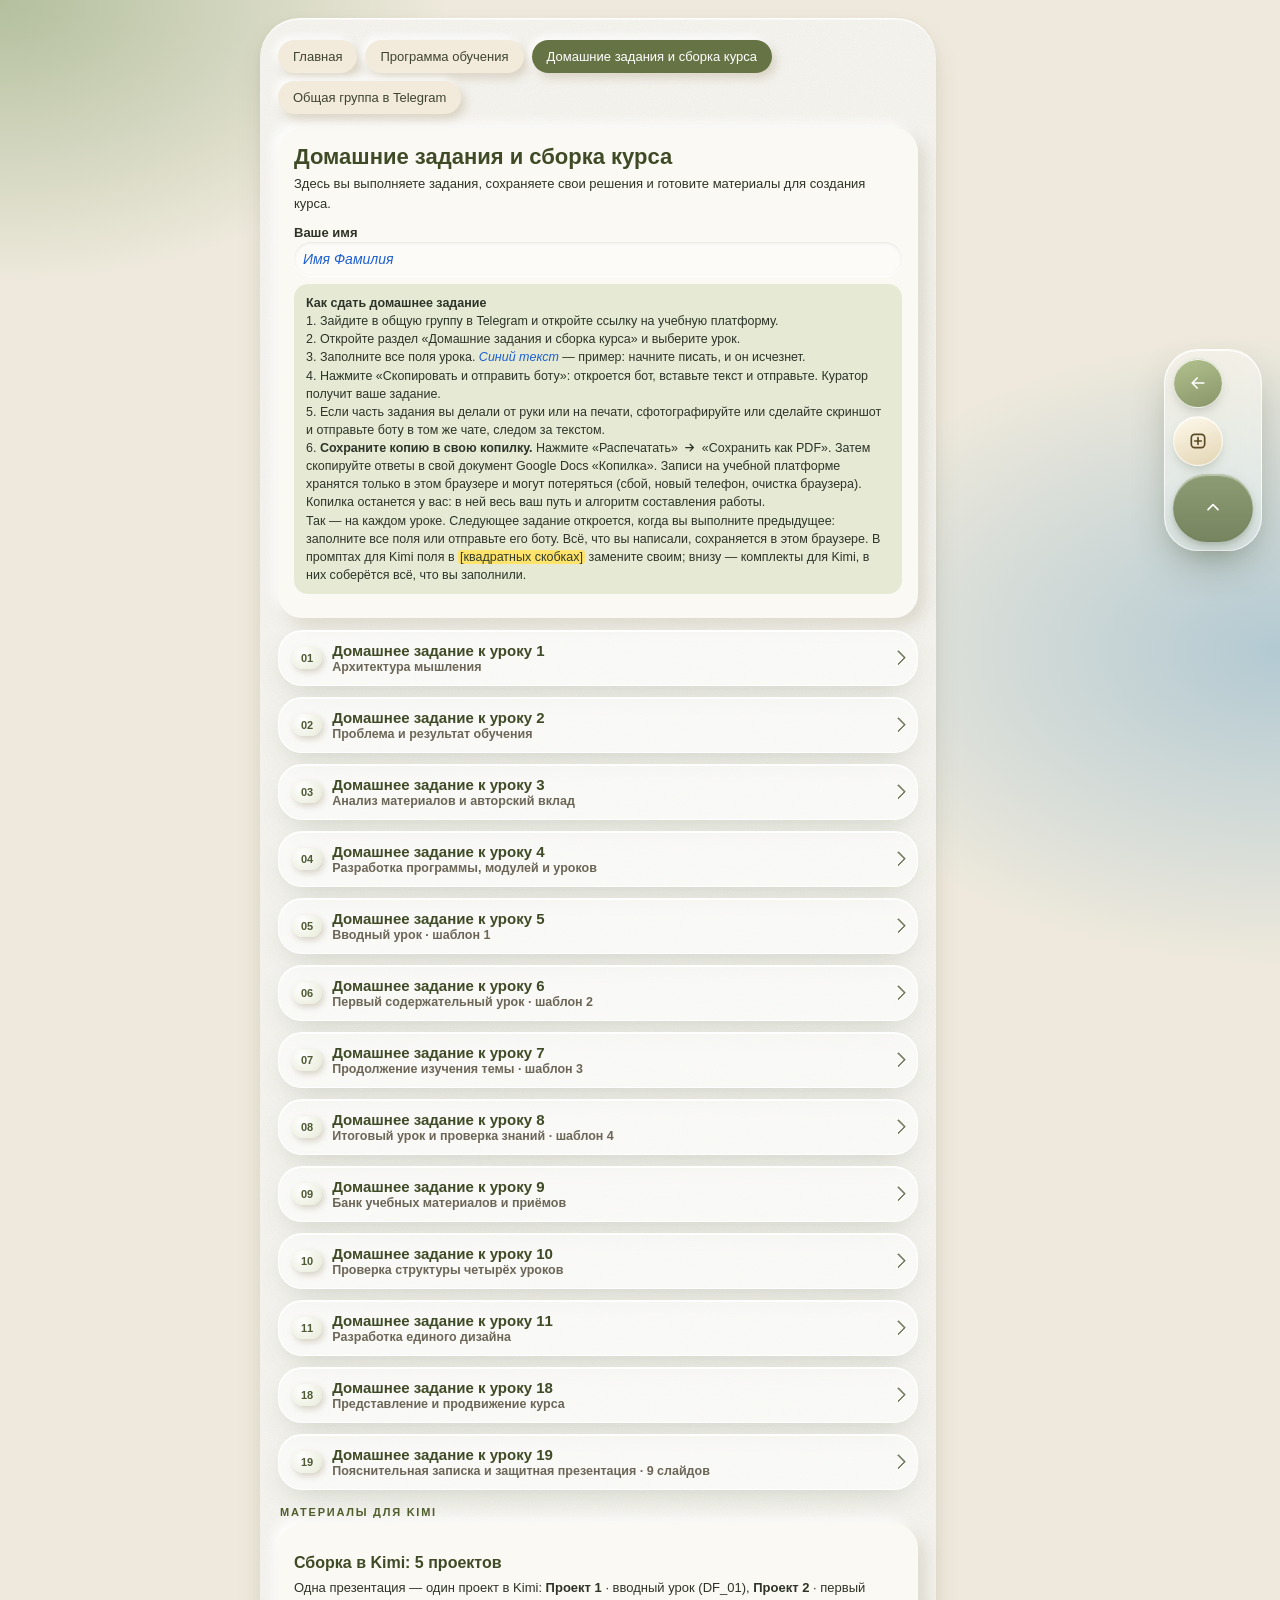
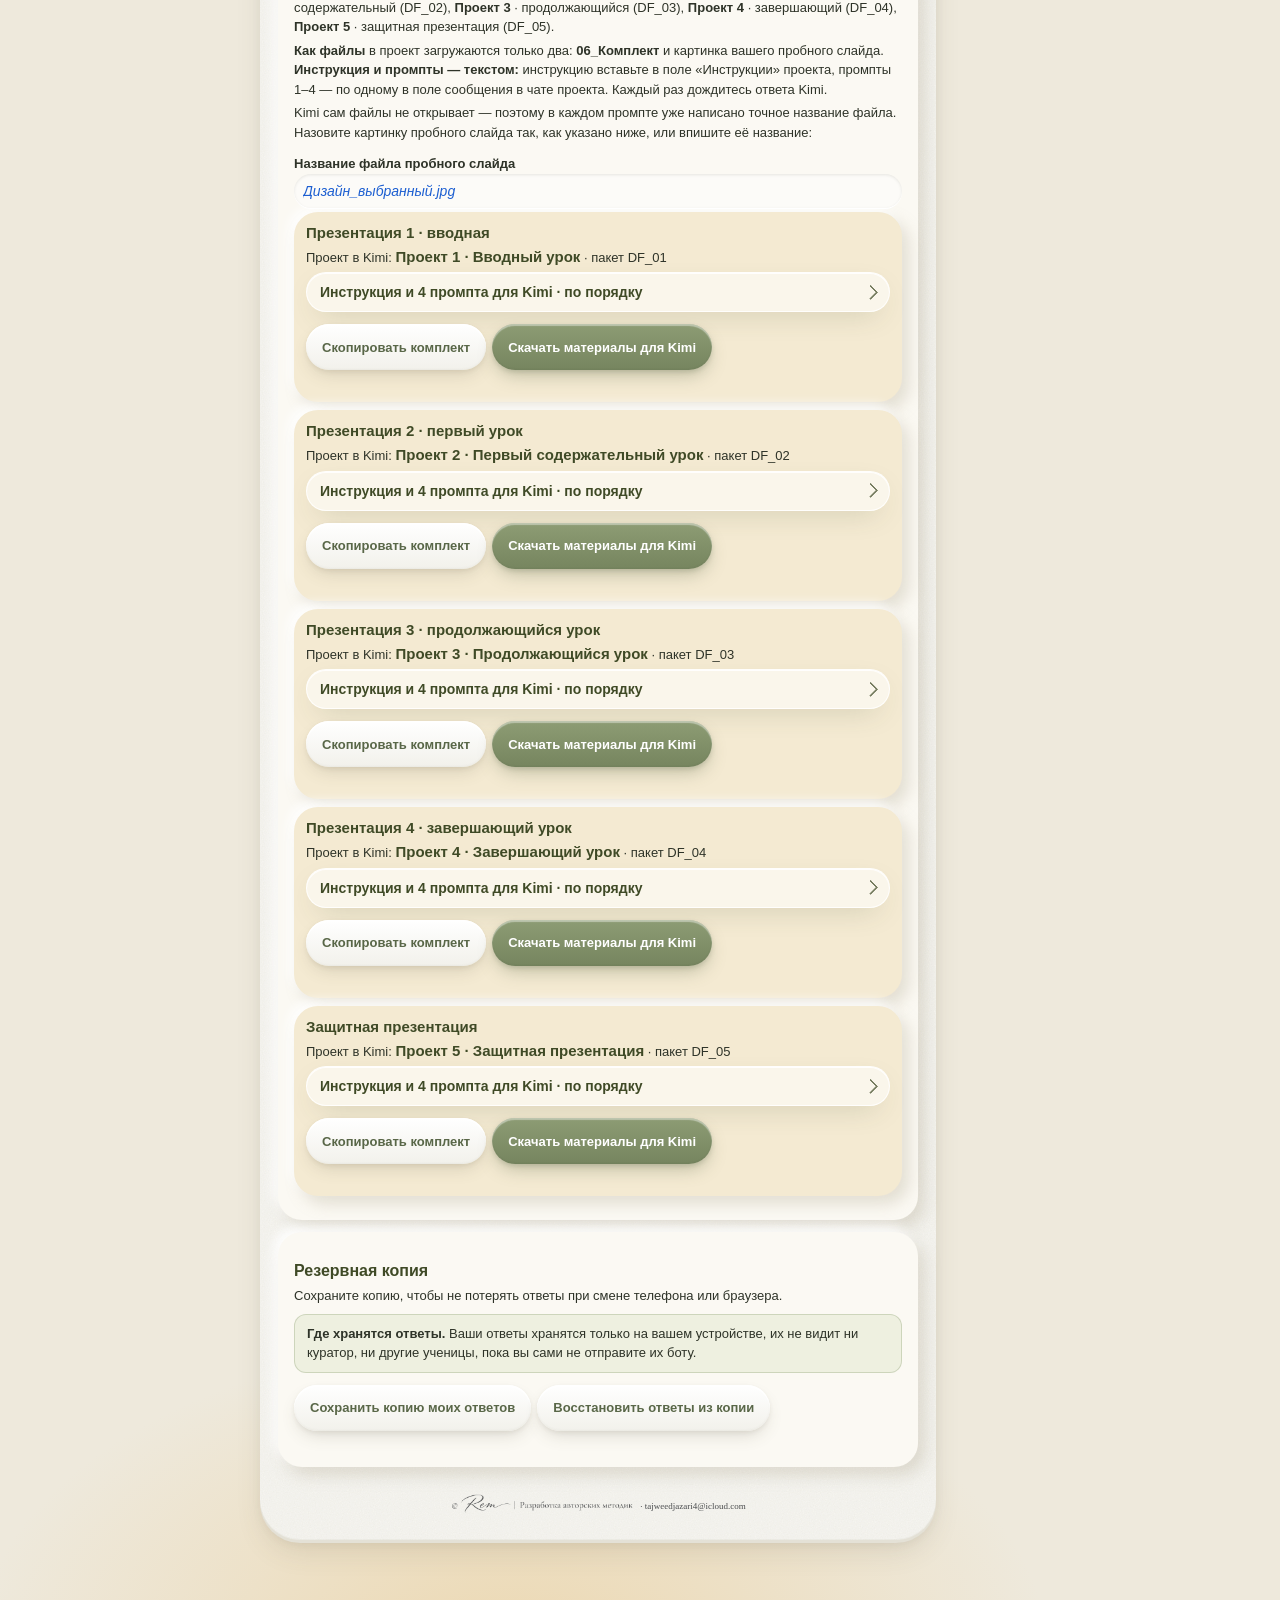
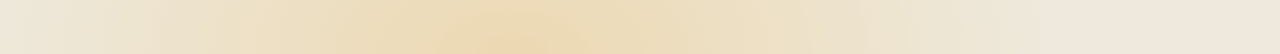
<file: konstruktor.html>
<!DOCTYPE html>
<html lang="ru"><head><meta charset="utf-8"><meta name="viewport" content="width=device-width,initial-scale=1">
<title>Домашние задания и сборка курса · Авторская методика</title>
<style>
body{margin:0;background:#F3EEE4;font-family:Georgia,serif;color:#2F3A2C}
.pg{max-width:640px;margin:0 auto;padding:14px}
.tabs{display:flex;gap:6px;margin-bottom:12px}
.tab{flex:1;font-family:Arial;font-size:13px;padding:9px;border-radius:9px;border:1px solid #B9C2A8;background:#FBF8F2;color:#4C5B3F;text-align:center;cursor:pointer}
.tab.on{background:#6B7A5E;color:#fff;border-color:#6B7A5E}
.cd{background:#FBF8F2;border:1px solid #DDD5C6;border-radius:14px;padding:16px;margin-bottom:12px}
h1{font-size:22px;font-weight:500;margin:0 0 4px}h2{font-size:16px;font-weight:500;margin:14px 0 6px}
.tag{font-family:Arial;font-size:11px;letter-spacing:.1em;color:#6B7A5E}
p,.hint{font-family:Arial;font-size:13px;line-height:1.5;margin:4px 0}.hint{color:#5E5A4E}
label{display:block;font-family:Arial;font-size:13px;font-weight:bold;margin:12px 0 2px}
input,textarea,select{width:100%;box-sizing:border-box;font-family:Arial;font-size:14px;padding:9px;border:1px solid #DDD5C6;border-radius:8px;background:#fff;color:#2F3A2C}
textarea{min-height:64px;resize:vertical}
::placeholder{color:#1D5FD1;font-style:italic;opacity:1}
mark{background:#FFE36A;color:#2F3A2C;border-radius:3px;padding:0 2px}
.pe{font-family:Arial;font-size:13px;line-height:1.5;background:#fff;border:1px solid #DDD5C6;border-radius:8px;padding:9px;white-space:pre-wrap;outline:none}
.pe:focus{border-color:#6B7A5E}
.ph{font-family:Arial;font-size:12.5px;font-weight:bold;margin:10px 0 3px}
details{background:#FBF8F2;border:1px solid #DDD5C6;border-radius:12px;margin-bottom:8px}
summary{list-style:none;cursor:pointer;padding:11px 13px;display:flex;align-items:center;gap:10px;font-size:15px}
summary::-webkit-details-marker{display:none}
.nm{background:#D7DDCB;color:#3E4A36;border-radius:6px;font-family:Arial;font-size:11px;padding:3px 7px}
.st{margin-left:auto;font-family:Arial;font-size:11px;color:#5E5A4E;white-space:nowrap}
.st.full{color:#4C6B35}
.tt{display:block;min-width:0}.tt b{display:block;font-weight:700}.tt small{display:block;font-size:12.5px;color:#6B6657;margin-top:1px}details.lk{opacity:.6}details.lk summary{cursor:not-allowed}
.body{padding:0 13px 13px}
.bh{margin:22px 0 8px;padding:10px 12px;border-left:4px solid #7E9467;background:#F3F0E6;border-radius:8px;font-family:Arial}.bh b{display:block;font-size:15px;color:#3F4E33}.bh span{display:block;font-size:12.5px;color:#555;margin-top:3px;line-height:1.4}.rep{display:inline-block;margin-top:3px;font-weight:normal;font-size:12px;color:#7A6A3A;background:#F6EBCB;border-radius:6px;padding:1px 6px}
.blk{font-family:Arial;font-size:11px;letter-spacing:.1em;color:#6B7A5E;margin:16px 2px 6px}
.out{white-space:pre-wrap;font-family:Arial;font-size:12.5px;background:#F6F1E7;border:1px solid #E2DACB;border-radius:9px;padding:10px;margin-top:6px;max-height:220px;overflow:auto}
.bs{display:flex;gap:6px;flex-wrap:wrap;margin:12px 0 2px}
button{font-family:Arial;font-size:13px;border-radius:8px;padding:9px 12px;border:1px solid #6B7A5E;background:#6B7A5E;color:#fff;cursor:pointer}
button.l{background:#FBF8F2;color:#4C5B3F;border-color:#B9C2A8}
.note{background:#E6EAD9;border-radius:10px;padding:10px 12px;font-family:Arial;font-size:12.5px;line-height:1.45;margin:8px 0}
.kit{border:1px solid #E3D2A6;background:#F8F0DA;border-radius:12px;padding:12px;margin-bottom:8px}
.kit b{font-size:15px;font-weight:500}
.ok{font-family:Arial;font-size:12px;color:#4C5B3F;min-height:16px;margin-top:4px}
.crit li{font-family:Arial;font-size:13px;line-height:1.5}

.where{font-size:13px;color:#596748;background:#EEF1E6;border-radius:10px;padding:5px 10px;margin:4px 0 6px;display:inline-block}
</style><link rel="stylesheet" href="img/theme.css"><link rel="icon" href="icons/icon-192.png" type="image/png"><meta name="robots" content="noindex,nofollow"><style>:root{
 --base:#EFEDE6;--panel:#F7F6F1;--card:#FCFBF8;
 --grain:url("data:image/svg+xml,%3Csvg xmlns='http://www.w3.org/2000/svg' width='220' height='220'%3E%3Cfilter id='n'%3E%3CfeTurbulence type='fractalNoise' baseFrequency='.85' numOctaves='3' stitchTiles='stitch'/%3E%3CfeColorMatrix values='0 0 0 0 .35 0 0 0 0 .34 0 0 0 0 .3 0 0 0 .5 0'/%3E%3C/filter%3E%3Crect width='100%25' height='100%25' filter='url(%23n)' opacity='.22'/%3E%3C/svg%3E");
 --stone:url("data:image/svg+xml,%3Csvg xmlns='http://www.w3.org/2000/svg' width='160' height='160'%3E%3Cfilter id='s'%3E%3CfeTurbulence type='fractalNoise' baseFrequency='1.6' numOctaves='2' stitchTiles='stitch'/%3E%3CfeColorMatrix values='0 0 0 0 .3 0 0 0 0 .3 0 0 0 0 .26 0 0 0 .9 0'/%3E%3C/filter%3E%3Crect width='100%25' height='100%25' filter='url(%23s)' opacity='.35'/%3E%3C/svg%3E");
 --lift:0 1.5px 0 rgba(255,255,255,.95) inset,0 -1px 0 rgba(120,115,95,.06) inset,0 3px 0 #E4E1D6,0 14px 30px -6px rgba(84,80,62,.16),0 4px 10px rgba(84,80,62,.06);
 --liftS:0 1px 0 rgba(255,255,255,.95) inset,0 2px 0 #E6E3D9,0 8px 18px -4px rgba(84,80,62,.14);
 --clay:inset 0 2px 1px rgba(255,255,255,.42),inset 0 -1px 2px rgba(48,54,49,.06),0 8px 18px -4px rgba(89,103,72,.38),0 2px 4px rgba(89,103,72,.18);
 --clayL:inset 0 2px 1px rgba(255,255,255,1),inset 0 -1px 2px rgba(120,115,95,.06),0 8px 18px -5px rgba(84,80,62,.2),0 2px 4px rgba(84,80,62,.08);
}
body{background-color:#EFEDE6!important;background-image:var(--grain)!important;background-attachment:fixed}
.pg,.board{background:#F7F6F1!important;background-image:var(--grain)!important;border-radius:40px!important;box-shadow:var(--lift)!important}
.b,button,.tab.on{border-radius:999px!important;background:linear-gradient(180deg,#8D9C74,#7F8E67 60%,#76855F)!important;box-shadow:var(--clay)!important;min-height:46px}
.b2,button.l,.tab{border-radius:999px!important;background:linear-gradient(180deg,#FFFFFF,#F2F1EB)!important;color:#596748!important;box-shadow:var(--clayL)!important;min-height:46px}
textarea,input,select{border-radius:18px!important;border:0!important;background:#FCFBF8!important;box-shadow:inset 0 1px 3px rgba(84,80,62,.12),0 1px 0 #fff!important}
</style><link rel="stylesheet" href="glass2027.css?v=9"><link rel="stylesheet" href="offline.css?v=3"></head><body><div class="pg"><nav class="topnav"><a href="index.html">Главная</a><a href="index.html#prog">Программа обучения</a><a href="konstruktor.html" class=on>Домашние задания и сборка курса</a><a href="https://t.me/+zDj6L_XIXr84NDM0" target="_blank" rel="noopener">Общая группа в Telegram</a></nav>



<div id="st" role="main">
<div class="cd">
<h1>Домашние задания и сборка курса</h1>
<p>Здесь вы выполняете задания, сохраняете свои решения и готовите материалы для создания курса.</p>
<label>Ваше имя</label><input id="who" placeholder="Имя Фамилия">
<div class="note"><b>Как сдать домашнее задание</b><br>1. Зайдите в общую группу в Telegram и откройте ссылку на учебную платформу.<br>2. Откройте раздел «Домашние задания и сборка курса» и выберите урок.<br>3. Заполните все поля урока. <span style="color:#1D5FD1;font-style:italic">Синий текст</span> — пример: начните писать, и он исчезнет.<br>4. Нажмите «Скопировать и отправить боту»: откроется бот, вставьте текст и отправьте. Куратор получит ваше задание.<br>5. Если часть задания вы делали от руки или на печати, сфотографируйте или сделайте скриншот и отправьте боту в том же чате, следом за текстом.<br>6. <b>Сохраните копию в свою копилку.</b> Нажмите «Распечатать» → «Сохранить как PDF». Затем скопируйте ответы в свой документ Google Docs «Копилка». Записи на учебной платформе хранятся только в этом браузере и могут потеряться (сбой, новый телефон, очистка браузера). Копилка останется у вас: в ней весь ваш путь и алгоритм составления работы.<br>Так — на каждом уроке. Следующее задание откроется, когда вы выполните предыдущее: заполните все поля или отправьте его боту. Всё, что вы написали, сохраняется в этом браузере. В промптах для Kimi поля в <mark>[квадратных скобках]</mark> замените своим; внизу — комплекты для Kimi, в них соберётся всё, что вы заполнили.</div>
</div>
<div id="lessons"></div>
<div class="blk">МАТЕРИАЛЫ ДЛЯ KIMI</div>
<div class="cd" id="kits"><h2>Сборка в Kimi: 5 проектов</h2>
<p>Одна презентация — один проект в Kimi: <b>Проект 1</b> · вводный урок (DF_01), <b>Проект 2</b> · первый содержательный (DF_02), <b>Проект 3</b> · продолжающийся (DF_03), <b>Проект 4</b> · завершающий (DF_04), <b>Проект 5</b> · защитная презентация (DF_05).</p>
<p><b>Как файлы</b> в проект загружаются только два: <b>06_Комплект</b> и картинка вашего пробного слайда. <b>Инструкция и промпты — текстом:</b> инструкцию вставьте в поле «Инструкции» проекта, промпты 1–4 — по одному в поле сообщения в чате проекта. Каждый раз дождитесь ответа Kimi.</p>
<p>Kimi сам файлы не открывает — поэтому в каждом промпте уже написано точное название файла. Назовите картинку пробного слайда так, как указано ниже, или впишите её название:</p>
<p><label><b>Название файла пробного слайда</b><br><input id="dfile" placeholder="Дизайн_выбранный.jpg" style="width:100%"></label></p></div>
<div class="cd"><h2>Резервная копия</h2><p>Сохраните копию, чтобы не потерять ответы при смене телефона или браузера.</p><p class="stor"><b>Где хранятся ответы.</b> Ваши ответы хранятся только на вашем устройстве, их не видит ни куратор, ни другие ученицы, пока вы сами не отправите их боту.</p>
<div class="bs"><button class="l" id="bk">Сохранить копию моих ответов</button><button class="l" id="rs">Восстановить ответы из копии</button><input type="file" id="rsf" accept=".json" style="display:none"></div><div class="ok" id="okb"></div></div>
</div>

<div class="remft"><img src="img/rem_graphite.png" alt="Rem"><span>· tajweedjazari4@icloud.com</span></div></div>
<script>
var TG='https://t.me/+zDj6L_XIXr84NDM0'; // группа учениц
var BOT='https://t.me/dz_df2027_bot'; // бот домашних заданий
var L=[
{n:1,t:'Архитектура мышления',note:'<b>Зачем это задание:</b> собрать первичный замысел вашего курса — от трудности ваших будущих учеников до результата. С ним мы работаем на уроке 2.<br><br><b>Что вы заполняете — пять блоков по порядку:</b><br>1. Трудности ваших будущих учеников<br>2. Точка А и точка Б<br>3. Лист замысла: четыре вопроса<br>4. Шесть вопросов<br>5. Что у вас сложилось: проверка цепочки<br>Каждый блок опирается на предыдущий. В конце вы увидите, как связаны ваши ответы, и проверите, сходится ли ваш замысел.<br><b>Ваш будущий ученик</b> — это тот, кого вы будете учить на своём курсе: ребёнок, подросток или женщина.',f:[
 ['#','Блок 1. Трудности ваших будущих учеников','С них начинается курс: он отвечает на реальную трудность, которая повторяется у разных людей.'],
 ['qs','5–10 трудностей, которые повторяются, и где вы их увидели','1. Называют букву, но не показывают, где она образуется — вопросы на разборе. 2. Путают близкие по звучанию буквы при чтении — записи чтения с уроков. 3. Читают по слогам и не складывают слово — замечания на уроках чтения'],
 ['main','Главная трудность: выберите одну, которая повторяется чаще всего','Не определяют место образования звука и поэтому путают близкие буквы при чтении — это повторяется почти в каждой группе'],
 ['#','Блок 2. Точка А и точка Б','Откуда ваш ученик начинает и куда вы его приведёте.'],
 ['pA','Точка А: что ваш ученик уже умеет, знает и в чём затрудняется. Не возраст и не тема, а его реальное состояние','Знает названия букв и читает простые слоги, но не определяет место образования звука и путает близкие буквы в слове'],
 ['pB','Точка Б: что ученик сделает сам после курса и как вы это увидите или услышите','Без подсказки называет место образования изученных букв и читает 10 коротких слов с ними; я слышу это при чтении вслух на зачёте'],
 ['#','Блок 3. Лист замысла: четыре вопроса','Лист замысла — ваш замысел на одной странице. В него входят ответы на четыре вопроса: что, для кого, зачем, какой результат. «Зачем» — ради какого изменения создаётся курс. «Результат» — что ученик сможет делать и как вы это проверите. Это разные ответы.'],
 ['what','1. Что я создаю? Направление и продукт','Курс «Таджвид для начинающих»: 4 модуля (махраджи, сыфаты, правила, тасхих), онлайн-уроки с рабочей тетрадью. В дипломе раскрываю модуль «Махраджи»'],
 ['whom','2. Для кого? Аудитория и её главная трудность','Взрослые женщины, начинающие изучать таджвид, которые уже знают арабские буквы, но не определяют место их образования'],
 ['why','3. Зачем? Ради какого изменения создаётся курс','Чтобы ученица произносила каждую букву из её места и читала, не путая близкие буквы'],
 ['res','4. Какой результат? Что конкретно сможет делать ученик и как вы это проверите<br><span class=rep>↻ Вопрос повторяется: ответ можно скопировать из точки Б (блок 2). Если заметили противоречие — уточните ответ.</span>','Без подсказки называет место образования изученных букв и читает 10 коротких слов с ними. Проверка: чтение вслух и ответы на зачёте'],
 ['#','Блок 4. Шесть вопросов: архитектура мышления','Вы не начинаете заново: используете уже полученные ответы и раскрываете замысел с другой стороны. Порядок мысли: сначала замысел, потом путь, потом материалы. Вопрос 2 помогает перевести трудность в учебную задачу, вопросы 3 и 4 переносят ответы из предыдущих блоков — такой ответ просто скопируйте. Вопросы 5 и 6 — черновик: сейчас достаточно предварительно обозначить путь и материалы, подробно разрабатывать их не нужно.'],
 ['q1','1. Кто я как преподаватель?','Преподаю таджвид взрослым женщинам, онлайн, в группах до 5 человек'],
 ['q2','2. Какую задачу решает моё обучение?<br><span class=rep>↻ Опирается на главную трудность (блок 1). Сформулируйте её как учебную задачу: чему должен научиться ваш ученик, чтобы преодолеть эту трудность?</span>','Ученица учится определять место образования букв и читать их без путаницы'],
 ['q3','3. Для кого я создаю курс?<br><span class=rep>↻ Вопрос повторяется: ответ можно скопировать из вопроса «Для кого?» (блок 3). Если заметили противоречие — уточните ответ.</span>','Взрослые женщины, начинающие изучать таджвид, которые уже знают арабские буквы, но не определяют место их образования'],
 ['q4','4. Какой результат получит ученик?<br><span class=rep>↻ Вопрос повторяется: ответ можно скопировать из вопроса «Какой результат?» (блок 3). Если заметили противоречие — уточните ответ.</span>','Без подсказки называет место образования изученных букв и читает 10 коротких слов с ними. Проверка: чтение вслух и ответы на зачёте'],
 ['q5','5. Каким путём я его приведу? Как: шаги обучения по порядку. Черновик. Уточним на уроке 4','Слушаем произношение → определяем место образования буквы → читаем слоги с ней → сравниваем с близкой буквой → читаем слова'],
 ['q6','6. Какие материалы и инструменты нужны? С помощью чего вы пройдёте этот путь. Черновик. Уточним на уроке 3','Таблица махраджей, карточки букв, рабочая тетрадь, презентации к урокам'],
 ['#','Блок 5. Что у вас сложилось','Заполнять не нужно: здесь из ваших ответов видно, как одно вытекает из другого. Прочитайте цепочку и проверьте её. То, что ответы стоят подряд, не значит, что они согласованы: ищите противоречия. Например, в точке А ученик уже знает буквы, а путь начинается с изучения букв с нуля.'],
 ['chk1','Проверка: точка А вытекает из главной трудности? Точка Б отвечает на эту трудность? Путь начинается с того уровня, что указан в точке А, и ведёт к Б? Материалы нужны именно для этого пути? Что сходится, что уточните?','Точка А и точка Б связаны с главной трудностью. Путь ведёт к Б. Уточню: какие буквы входят в итоговую проверку']]},
{n:2,t:'Проблема и результат обучения',note:'<b>Зачем это задание:</b> научиться разбираться в трудности ученика до выбора методики и определить результат, к которому приведёт ваша программа. На нём строится урок 3.<br><br><b>Что заполнить — по порядку:</b><br>1. Ученик и его трудность: для кого, начальный уровень, боль, потребность<br>2. Причина трудности: гипотеза 1 обязательно, гипотеза 2 — по желанию. Наблюдаю → предполагаю → проверяю → статус<br>3. Результат: что ученик сделает сам и как вы это поймёте<br>4. Будущий продукт<br><br><b>Как:</b> в каждом поле подсказкой стоит образец на махраджах (буквы мим и ба) — сверьтесь со сквозным примером на слайде 12. Затем нажмите «Скопировать и отправить боту», сохраните копию как PDF и положите в «Копилку».<br><br>На этом этапе не нужно создавать всю программу, проводить исследование или доказывать эффективность методики. Если гипотеза ещё не проверена, так и укажите.',f:[
 ['#','Часть 1. Ученик и его трудность','Начните с ученика, а не с курса: кто учится, что у него не получается и чему ему нужно научиться.'],
 ['aud2','Для кого вы создаёте программу? Какой у ученика начальный уровень?','Взрослые ученицы, начинающие изучать таджвид: знают арабские буквы и читают простые слоги'],
 ['pain','Боль: что у ученика не получается сейчас?<br><span class=rep>↻ Опирайтесь на главную трудность из листа замысла (урок 1). Если уточнили её — так и напишите.</span>','Называет букву, но не может показать место её образования и путает мим и ба при чтении'],
 ['need','Потребность: чему ему нужно научиться, чтобы преодолеть трудность?','Самостоятельно определять место образования изученных букв и читать без путаницы'],
 ['#','Часть 2. Причина трудности','Гипотеза 1 — обязательно, гипотеза 2 — по желанию. Статус: подтверждена / не подтверждена / пока не проверена / данных недостаточно. Подтверждение заранее не придумывайте.'],
 ['h1o','Гипотеза 1 · Наблюдаю: что конкретно происходит?','Ученица называет букву, но не может показать место её образования'],
 ['h1p','Гипотеза 1 · Предполагаю: почему это может происходить?','Она не освоила способ определения места образования букв'],
 ['h1c','Гипотеза 1 · Проверяю: каким заданием или вопросом я это проверю?','Прошу без подсказки определить место образования мим и ба и объяснить ответ'],
 ['h1s','Гипотеза 1 · Статус','Подтверждена: без подсказки ученица не справилась'],
 ['h2o','Гипотеза 2 (по желанию) · Наблюдаю','В словах ошибок больше, чем в отдельных буквах'],
 ['h2p','Гипотеза 2 · Предполагаю','Мало читала слоги на каждую букву'],
 ['h2c','Гипотеза 2 · Проверяю','Короткое чтение слогов на первом уроке'],
 ['h2s','Гипотеза 2 · Статус','Пока не проверена'],
 ['#','Часть 3. Результат','Что ученик сделает сам — так, чтобы это можно было проверить.'],
 ['rwhat','Что ученик сможет делать самостоятельно? На каком материале?','Называть место образования изученных букв и читать 10 коротких слов с ними'],
 ['rhow','Как вы поймёте, что результат достигнут: что выполнить, насколько правильно, без помощи ли?','Не больше одной ошибки, без подсказки; слышу при чтении вслух на зачёте'],
 ['#','Часть 4. Будущий продукт','Продукт вытекает из потребности и результата.'],
 ['prod','Какую программу или материалы вы планируете создать?','Учебный модуль «Махраджи» с объяснениями, упражнениями и заданиями для проверки'],
 ['topics','Какие темы и навыки они будут включать и как связаны с потребностью ученика?','Место образования каждой буквы, сравнение близких букв (мим и ба), чтение слогов и слов — это отвечает на потребность определять место образования и читать без путаницы']]},
{n:3,t:'Анализ материалов и авторский вклад',note:'<b>Зачем это задание:</b> чтобы к следующему уроку вы знали, что берёте из пособия, а что делаете сами. На этом строится структура вашей программы.<br><br><b>Что заполнить — по порядку:</b><br>1. Моя гипотеза по шаблону<br>2. Пособие и раздел<br>3. Чего не хватает: три вопроса пособию<br>4. Мой раздел: что беру, что меняю и почему, как пойму, что получилось, моё решение<br><br><b>Как:</b> в каждом поле подсказкой стоит образец «Губные буквы» (мим и ба). Пишите про своего ученика из урока 2 — не копируйте образец. Затем нажмите «Скопировать и отправить боту», сохраните копию как PDF и положите в «Копилку».',f:[
 ['hyp','1. Моя гипотеза: «Я предполагаю, что если создать…, в котором…, то он поможет… решить…»','Я предполагаю, что если создать модуль «Махраджи», в котором мим и ба сравниваются по тому, какой частью губ они образуются, то он поможет взрослым ученицам начального уровня перестать путать эти буквы при чтении'],
 ['src','2. Пособие (одно; ещё одно-два — по желанию)','Название пособия, автор, год издания'],
 ['part','2. Раздел пособия, с которым вы работаете','Раздел о губных буквах (م и ب)'],
 ['#','3. Чего не хватает','Три вопроса пособию — с опорой на вашего ученика и его трудность из урока 2.'],
 ['good','Что пособие делает хорошо?','Даёт схему места образования и слоги для чтения'],
 ['enough','Где его достаточно?','Слоги مَ مِ مُ и порядок «слог, потом слово» можно брать без изменений'],
 ['lack','Где его не хватает для вашего ученика?','Нет сравнения мим и ба и нет самопроверки, а моя ученица путает именно эти буквы'],
 ['#','4. Мой раздел','Здесь видно, где заканчивается пособие и начинаетесь вы.'],
 ['take','Что беру из пособия','Схему места образования, слоги مَ مِ مُ, порядок «слог, потом слово»'],
 ['change','Что меняю или добавляю и почему<br><span class=rep>↻ Опирайтесь на причину трудности из урока 2.</span>','Перед чтением слогов показываю, какой частью губ образуется мим, и сравниваю с ба: у мим часть звука уходит в нос, у ба отскок. Потому что ученица не освоила способ определения места образования (урок 2, гипотеза 1)'],
 ['check','Как пойму, что получилось: что ученик сделает сам','Ученица называет место образования и читает 5 слогов без подсказки'],
 ['mine','Моё решение одной строкой','Сравнение мим и ба + самопроверка + критерий «5 слогов без подсказки»']]},
{n:4,t:'Разработка программы, модулей и уроков',note:'<b>Зачем это задание:</b> чтобы собрать путь вашего ученика от начала до итога. На этом каркасе вы построите четыре урока диплома на уроках 5–8.<br><br><b>Что заполнить — по порядку:</b><br>1. Цель курса и исходный уровень ученика<br>2. Модули и порядок уроков<br>3. Мой модуль для диплома: тема и образец, затем каркас его уроков<br>4. Переходы между уроками<br><br><b>Как:</b> в каждом поле подсказкой стоит образец «Махраджи». Весь курс подробно расписывать не нужно: остальные модули достаточно назвать. Затем нажмите «Скопировать и отправить боту», сохраните копию как PDF и положите в «Копилку».',f:[
 ['cgoal','1. Цель курса и исходный уровень ученика<br><span class=rep>↻ Цель — из результата урока 2.</span>','Цель: определять место образования букв и читать без путаницы. Уровень: знают названия букв, читают простые слоги'],
 ['mods','2. Модули и порядок уроков','Модуль 1: махраджи. Модуль 2: сыфаты. Модуль 3: правила. Модуль 4: тасхих (исправление чтения)'],
 ['#','3. Мой модуль для диплома','Подробно расписываете только этот модуль: сначала тема и образец, потом каркас его уроков.'],
 ['dtopic','Тема модуля и образец в нём<br><span class=rep>↻ Образец — раздел из урока 3.</span>','Модуль «Махраджи». Образец: урок о букве م'],
 ['matrix','Каркас уроков модуля: по строке на урок — цель · материалы · практика · как проверю','Урок 1 · определять место образования буквы م · схема и показ · чтение слогов مَ مِ مُ · называет место образования и читает слоги без ошибки'],
 ['trans','4. Переходы: на что опирается следующий урок','Урок о букве ب опирается на урок о букве م: обе буквы образуются губами']]},
{n:5,t:'Вводный урок · шаблон 1',sk:1,add:1,f:[['s01','Слайд 1 · Титульный','Таджвид для начинающих · учимся произносить буквы из их места и читать без путаницы · [имя] · онлайн, поток 1'],['s02','Слайд 2 · Открытие на выбор автора','Вопрос: «Как вы думаете, где образуется буква م?»'],['s03','Слайд 3 · Образовательный центр и автор','[Название центра]. Я — [имя], преподаю таджвид взрослым и детям'],['s04','Слайд 4 · Для кого этот курс','Для взрослых женщин, которые знают арабские буквы и читают простые слоги'],['s05','Слайд 5 · Чему научитесь','Определять место образования букв, различать близкие буквы, читать слоги и слова'],['s06','Слайд 6 · Программа: разделы','Махраджи · Сыфаты · Правила · Тасхих'],['s07','Слайд 7 · Сроки курса','8 недель, 16 уроков по 40 минут'],['s08','Слайд 8 · Путь по неделям (таблица)','Недели 1–2: махраджи · 3–4: сыфаты · 5–6: правила · 7–8: тасхих'],['s09','Слайд 9 · Как проходят занятия','Онлайн, камера включена, схема на экране, чтение вслух по очереди'],['s10','Слайд 10 · Правила и организация','Приходим вовремя, тетрадь рядом, задание отправляем в группу до следующего урока'],['s11','Слайд 11 · Первые шаги','Распечатать тетрадь, вступить в группу курса'],['s12','Слайд 12 · Вопросы и рефлексия','«Что вам интересно узнать на курсе?»']]},
{n:6,t:'Первый содержательный урок · шаблон 2',sk:2,add:1,f:[['s01','Слайд 1 · Титульный','Урок 1 модуля «Махраджи» · Буква م'],['s02','Слайд 2 · Дуа, афоризм или мотивация','Мотивация: «Сегодня найдём, где рождается звук»'],['s03','Слайд 3 · Цели урока','Определять место образования буквы م, читать слоги и слова с ней'],['s04','Слайд 4 · План урока','Вход в тему · место образования · чтение слогов · сравнение · итог'],['s05','Слайд 5 · Введение в тему','У каждой буквы есть своё место образования'],['s06','Слайд 6 · Карта темы','Места образования: горло, язык, губы. Сегодня — губы'],['s07','Слайд 7 · С чего начинаем сегодня','Сегодня — буква م'],['s08','Слайд 8 · Определение и правило','م образуется губами'],['s09','Слайд 9 · Образец и демонстрация','Схема и образец чтения: مَ مِ مُ'],['s10','Слайд 10 · Упражнение на слушание и узнавание','Называю слог — ученица показывает, где образуется звук'],['s11','Слайд 11 · Упражнение на чтение или выполнение','Прочитать слоги مَ مِ مُ'],['s12','Слайд 12 · Сравнение','Сравнение: какие ещё буквы образуются губами?'],['s13','Слайд 13 · Типичные ошибки','Читают букву, не показывая место её образования'],['s14','Слайд 14 · Обратная связь','Что получилось, что повторить, один шаг'],['s15','Слайд 15 · Проверка понимания','Назвать место образования م и прочитать 5 слогов'],['s16','Слайд 16 · Термины урока','Буква, звук, место образования (махрадж)'],['s17','Слайд 17 · Рефлексия','«Как я теперь определяю, где образуется م?»'],['s18','Слайд 18 · Домашнее задание','Прочитать слоги и слова с م в тетради, с. 12'],['s19','Слайд 19 · Следующий урок','Буква ب']]},
{n:7,t:'Продолжение изучения темы · шаблон 3',sk:3,add:1,f:[['s01','Слайд 1 · Титульный','Урок 2 модуля «Махраджи» · Буква ب'],['s02','Слайд 2 · Дуа, афоризм, мотивация или короткая лекция','Мотивация: «Ещё одна буква, которая образуется губами»'],['s03','Слайд 3 · Цели или план урока','Определять место образования буквы ب, читать слоги и слова с ней'],['s04','Слайд 4 · Повторение прошлой темы: опрос','Называю слог с م — ученицы показывают место образования'],['s05','Слайд 5 · Повторение: практика','Прочитать слоги مَ مِ مُ'],['s06','Слайд 6 · Переход к новой теме','«Какие ещё буквы образуются губами?»'],['s07','Слайд 7 · Рассказ о новом элементе','ب образуется губами, как и م'],['s08','Слайд 8 · Практика','Подчеркнуть ب в 8 словах'],['s09','Слайд 9 · Сравнение','Сравнить م и ب: что общего и чем отличаются'],['s10','Слайд 10 · Приём из сингапурской системы','«Выбор и объяснение»: выбери карточку и объясни выбор'],['s11','Слайд 11 · Обратная связь','Что получилось, что повторить, один шаг'],['s12','Слайд 12 · Рефлексия','«Что было самым трудным?»'],['s13','Слайд 13 · Домашнее задание','Прочитать слоги и слова с ب, тетрадь с. 14'],['s14','Слайд 14 · Термины урока','Место образования, губные буквы'],['s15','Слайд 15 · Следующий урок','Следующая буква модуля']]},
{n:8,t:'Итоговый урок и проверка знаний · шаблон 4',sk:4,add:1,f:[['s01','Слайд 1 · Титульный','Зачёт по букве م · модуль «Махраджи»'],['s02','Слайд 2 · Открытие по выбору автора','Вопрос: «Где образуется буква م?»'],['s03','Слайд 3 · Что и зачем проверяем','Теория, произношение, чтение: определяем место образования и читаем без путаницы'],['s04','Слайд 4 · Формат и правила','Отвечаем по очереди, время 30 минут'],['s05','Слайд 5 · Критерии оценки','Зачтено: не больше двух ошибок'],['s06','Слайд 6 · План зачёта','Разминка · вопросы · практика · итог'],['s07','Слайд 7 · Настрой и вопросы','«Какая буква модуля далась легче и почему?»'],['s08','Слайд 8 · Входная диагностика','Назвать место образования 4 букв по карточкам'],['s09','Слайд 9 · Круг ответов на время','Каждая называет место образования буквы за 10 секунд'],['s10','Слайд 10 · Проверка знаний: верно или нет','«م образуется кончиком языка» — верно или нет?'],['s11','Слайд 11 · Вопросы на понимание','«Что общего у букв م и ب?»'],['s12','Слайд 12 · Практическая часть','Прочитать 10 слов с م'],['s13','Слайд 13 · Разбор ошибок','Разбираем одну ошибку вместе'],['s14','Слайд 14 · Возврат к входной диагностике','Снова 4 карточки: что изменилось'],['s15','Слайд 15 · Результаты и оценка','Зачтено / повторить'],['s16','Слайд 16 · Рефлексия и благодарность','«Что стало легче?» Спасибо за работу']]},
{n:9,t:'Банк учебных материалов и приёмов',note:'Банк методиста лежит в Telegram-группе учениц, в папках PDF. Откройте его, сохраните нужное в свою папку курса и впишите ниже, какие приёмы и где вы берёте.',f:[
 ['p1','Приёмы для вводной презентации: название и где стоит','Приветствие: «Назови букву, которую труднее всего произнести» — в начале. Рефлексия: «Что было интересно» — в конце'],
 ['p2','Приёмы для первого урока: название и где стоит','«Выбор и объяснение» — после образца. «Карта понятия» — на закреплении'],
 ['p3','Приёмы для продолжающегося урока','Опрос по карточкам — в повторении. Поиск в словах — в практике'],
 ['p4','Приёмы для завершающего урока','Круг ответов — в проверке. «Что стало легче» — в рефлексии'],
 ['psrc','Источники материалов','Пособие [название, автор]; карточки букв — мои; таблица сравнения — моя']]},
{n:10,t:'Проверка структуры четырёх уроков',f:[
 ['fix','Что исправила после согласования','В карте продолжающегося урока добавила повторение; в карте зачёта уточнила критерий: не больше двух ошибок'],
 ['prot','Протокол: какие карты утверждены, какие на доработке','Вводная — утверждена. Первый урок — утверждена. Продолжающийся — доработка: нет связки. Завершающий — утверждена']]},
{n:11,t:'Разработка единого дизайна',design:1,f:[
 ['cname','Название курса','Таджвид для начинающих'],['font','Шрифт','Arial'],['bg','Цвет фона','кремово-белый'],
 ['tx','Цвет текста','тёмно-зелёный'],['ac','Цвет акцента','оливковый'],['cd','Цвет карточек','песочно-бежевый'],
 ['n','Сколько картинок-образцов прикладываете (1, 2 или 3)','3']]},
{n:18,t:'Представление и продвижение курса',f:[
 ['offer','Предложение курса','Для взрослых женщин, начинающих изучать таджвид, создан курс «Таджвид для начинающих». Ученица учится произносить каждую букву из её места и читать без путаницы. Результат проверяем на зачёте: прочитать 10 слов без подсказки.'],
 ['self','Самопрезентация на 2–3 минуты','Выберите схему ниже и нажмите «Взять эту схему» — шаблон появится здесь'],
 ['ad','Объявление о наборе','Приглашаю взрослых женщин, начинающих изучать таджвид, на курс «Таджвид для начинающих». Учимся определять место образования букв и читать без путаницы. Занятия: онлайн, 2 раза в неделю, 8 недель. Запись: [ссылка]'],
 ['frag','Фрагмент, который подтверждает устройство курса','Слайд со схемой места образования م и чтением слогов из первого урока']]},
{n:19,t:'Пояснительная записка и защитная презентация · 9 слайдов',sk:5,add:1,f:[
 ['z1','Записка · Автор и работа','[Имя], курс «Таджвид для начинающих», тема диплома: «Махраджи»; аудитория: взрослые женщины, начинающие изучать таджвид'],
 ['z2','Записка · Проблема и цель','Ученицы знают названия букв, но не определяют место их образования и путают близкие буквы. Цель: определять место образования и читать без путаницы'],
 ['z3','Записка · Архитектура и четыре работы','4 модуля, 16 уроков. Четыре презентации: вводная, урок о букве م, продолжение о букве ب, зачёт по букве م'],
 ['z4','Записка · Решения и источники','Каждую букву учу с показом места образования и сразу читаю в слогах и словах, потому что ученицы путают буквы именно из-за этого. Источник: пособие [название, автор]'],
 ['z5','Записка · Проверка и комплект. Отдельно: какие выводы подтверждены данными, а какие остались предположениями','Проверка — чтение слов вслух, не больше двух ошибок. Создано: 4 презентации и тетрадь. Проведён один урок, запись есть. Подтверждено: на проведённом уроке ученицы назвали место образования мим. Предположение: что курс целиком даст результат — проверки ещё не было'],
 ['s1','Слайд 1 · Кто я: крючок, имя, фраза-якорь','Крючок: «Она знала все буквы, но не могла показать, где рождается звук». Имя. Якорь: «Сначала место, потом чтение»'],
 ['s2','Слайд 2 · Что я создала','Курс «Таджвид для начинающих»: определять место образования букв и читать без путаницы. Покажу: для кого, как устроен, как проверяю'],
 ['s3','Слайд 3 · Для кого курс','Взрослые женщины, начинающие изучать таджвид. Трудность: «не знаю, где образуется звук». Точка А: называет букву, но не определяет место её образования'],
 ['s4','Слайд 4 · Как устроен курс','4 модуля, 16 уроков, 8 недель. Тема диплома: «Махраджи»'],
 ['s5','Слайд 5 · Что даёт результат','Точка Б: называет место образования и читает слова. Проверка: зачёт, 10 слов. Четыре презентации'],
 ['s6','Слайд 6 · Первый урок вживую','Кадр: ученица показывает место образования م и читает слоги. Видно: приём «Выбор и объяснение». Результат: ученица назвала место образования'],
 ['s7','Слайд 7 · Продолжающийся урок вживую','Фрагмент: повторение по карточкам. Что исправила: добавила связку с прошлым уроком'],
 ['s8','Слайд 8 · Маркетинг','Для взрослых женщин, начинающих изучать таджвид: произносить буквы из их места и читать без путаницы за 8 недель. Онлайн, 2 раза в неделю. Запись: [ссылка]'],
 ['s9','Слайд 9 · Вывод и ответы на вопросы','«Сначала место, потом чтение». Создан курс и проведён один урок. Готовые ответы: чему учит, для кого, чем отличается, как проверить']]}
];
var SCH=[
['Зачем – как – что','Начните с того, во что верите, потом — как учите, потом — что создали.','Я верю, что [во что вы верите]. Поэтому на моих уроках [как вы учите]. Так появился курс «[название]»: за [срок] ученица [результат]. Меня зовут [имя], я [кто вы как преподаватель].','Я верю, что чтение начинается с места, где рождается звук. Поэтому на моих уроках ученица сначала находит место образования буквы, а потом читает её в слогах и словах. Так появился курс «Таджвид для начинающих»…'],
['Сцена из практики','Короткая история с ученицей, что вы поняли, что из этого выросло.','[Короткая сцена: что сделала или сказала ученица]. Тогда я поняла: [ваш вывод]. Я стала [что изменили]. Меня зовут [имя]. Так появился курс «[название]».','Ученица знала названия всех букв, но не могла показать, где образуется звук. Тогда я поняла: каждую букву надо учить вместе с её местом образования…'],
['Вопрос к слушателям','Начните с вопроса, ответ на который удивит. Затем ваше наблюдение и решение.','Как вы думаете, [вопрос]? В моей практике я заметила: [наблюдение]. Поэтому в курсе «[название]» ученица [что делает]. Меня зовут [имя].','Как вы думаете, почему ученица, которая знает все буквы, всё равно путает их при чтении? В моей практике я заметила…'],
['До и после','Покажите ученицу в точке А и в точке Б, а между ними — ваш курс.','До курса ученица [какой была: трудность её словами]. После курса она [что умеет]. Между этими точками — [число] уроков курса «[название]». Меня зовут [имя], и я расскажу, как устроен этот путь.','До курса ученица говорила: «Я не знаю, где образуется этот звук». После курса она называет место образования и читает слова без подсказки…'],
['Мой путь','Расскажите, как вы сами пришли к теме и что поняли по дороге.','Когда я [как вы начинали], я столкнулась с [трудность]. Я искала [что искали] и поняла: [вывод]. Сегодня я [кто вы], и курс «[название]» — это то, чего не хватало мне самой.','Когда я начала учить таджвиду, ученицы путали буквы при чтении. Я искала пособие, где каждая буква сразу связана с местом образования и чтением, и не нашла…'],
['Одна ошибка','Назовите типичную ошибку учениц, объясните, откуда она, и как вы её решаете.','Самая частая ошибка моих учениц — [ошибка]. Она появляется, потому что [причина]. В курсе «[название]» я решаю это так: [ваше решение]. Меня зовут [имя].','Самая частая ошибка начинающих изучать таджвид — читать букву, не зная, где она образуется. Из-за этого близкие буквы путаются…']];
function schHTML(){return '<div class="blk">ВЫБЕРИТЕ СВОЮ СХЕМУ</div><p class="hint">Шесть разных схем, чтобы на защите все звучали по-разному. Выберите одну, нажмите «Взять эту схему» и замените [скобки] своим.</p>'+SCH.map(function(x,i){return '<div class="kit" style="background:#fff"><b>'+(i+1)+'. '+x[0]+'</b><p>'+x[1]+'</p><p class="hint" style="color:#1D5FD1;font-style:italic">Пример: '+x[3]+'</p><div class="bs"><button class="l" data-sch="'+i+'">Взять эту схему</button></div></div>'}).join('')}
var ST={get:function(k){try{return localStorage.getItem('dfk_'+k)}catch(e){return null}},set:function(k,v){try{localStorage.setItem('dfk_'+k,v)}catch(e){}},all:function(){var o={};try{for(var i=0;i<localStorage.length;i++){var k=localStorage.key(i);if(k.indexOf('dfk_')==0)o[k]=localStorage.getItem(k)}}catch(e){}return o}};
function key(n,id){return 'l'+n+'_'+id}
function v(n,id){return (ST.get(key(n,id))||'').trim()}
function getAdds(n){try{return JSON.parse(ST.get('adds'+n)||'[]')}catch(e){return []}}
function addsText(n){var a=getAdds(n).filter(function(x){return x.w||x.p});return a.length?'\nДОПОЛНЕНИЯ АВТОРА (поставить строго на указанные места, затем перенумеровать слайды):\n'+a.map(function(x,i){return (i+1)+') '+(x.w||'—')+' → куда: '+(x.p||'—')}).join('\n'):''}
function x1(id){return v(1,id)||'…'}
function chain1(){return [['Главная трудность',x1('main')],['Точка А',x1('pA')],['Точка Б',x1('pB')],['Замысел','что: '+x1('what')+'; для кого: '+x1('whom')+'; зачем: '+x1('why')],['Путь',x1('q5')],['Материалы',x1('q6')]]}
function draw1(){var a=document.getElementById('chain1');if(a)a.innerHTML=chain1().map(function(r){return '<b>'+r[0]+':</b> '+r[1].replace(/</g,'&lt;')}).join('<br>↓<br>')}
function lessonText(n){if(n==1)return lt0(1)+'\n\nЧТО СЛОЖИЛОСЬ\n'+chain1().map(function(r){return r[0]+': '+r[1]}).join('\n↓\n');return lt0(n)}
function lt0(n){var l=L.filter(function(x){return x.n==n})[0];return FF(l).map(function(f){return f[1].replace(/<br>[\s\S]*$/,'').replace(/<[^>]+>/g,'')+': '+(v(n,f[0])||'—')}).join('\n')+(l.add?addsText(n):'')}
function drawAdds(n){var box=document.getElementById('adds'+n);if(!box)return;var a=getAdds(n);box.innerHTML=a.map(function(x,i){return '<div class="kit" style="background:#fff"><label>Что добавить</label><textarea data-an="'+n+'" data-ai="'+i+'" data-ak="w" placeholder="Приветствие: «Ассаляму алейкум! Как настроение?» / Дуа перед уроком / Приём «Выбор и объяснение»">'+(x.w||'').replace(/</g,'&lt;')+'</textarea><label>Куда поставить</label><input data-an="'+n+'" data-ai="'+i+'" data-ak="p" placeholder="после слайда 1" value="'+(x.p||'').replace(/"/g,'&quot;')+'"><div class="bs"><button class="l" data-adel="'+n+'_'+i+'">Удалить</button></div></div>'}).join('')}
document.addEventListener('input',function(e){var t=e.target;if(t.dataset&&t.dataset.an){var a=getAdds(t.dataset.an);a[+t.dataset.ai][t.dataset.ak]=t.value;ST.set('adds'+t.dataset.an,JSON.stringify(a))}});
function esc(s){return s.replace(/"/g,'&quot;')}
var H='';
L.forEach(function(l){
 H+='<details id="d'+l.n+'"><summary><span class="nm">'+(l.n<10?'0':'')+l.n+'</span><span class="tt"><b>Домашнее задание к уроку '+l.n+'</b><small>'+l.t+'</small></span><span class="st" id="s'+l.n+'"></span></summary><div class="body">';
 if(l.note)H+='<div class="note">'+l.note+(l.n==9?' <a href="'+TG+'" target="_blank" style="color:#4C5B3F">Открыть группу</a>':'')+'</div>';
 l.f.forEach(function(f){if(f[0]=='#'){H+='<div class="bh"><b>'+f[1]+'</b><span>'+f[2]+'</span></div>';if(l.n==1&&f[1].indexOf('Блок 5')==0)H+='<div class="note" id="chain1"></div>';return}H+='<label>'+f[1]+'</label><textarea data-n="'+l.n+'" data-id="'+f[0]+'" placeholder="'+esc(f[2]||'')+'"></textarea>';if(f[0]=='self')H+=schHTML()});
 if(l.add) H+='<div class="blk">ДОПОЛНЕНИЯ</div><p class="hint">Хотите добавить свой слайд: приветствие, дуа, приём, игру? Нажмите кнопку и напишите, куда его поставить. Kimi расставит по местам.</p><div id="adds'+l.n+'"></div><div class="bs"><button class="l" data-addnew="'+l.n+'">+ Добавить слайд или приём</button></div>';
 if(l.design) H+='<h2>Промпт 1 · Три пробных дизайна</h2><div class="out" id="dp1"></div><div class="bs"><button data-cp="dp1">Скопировать</button></div><h2>Промпт 2 · Дизайн для сборки</h2><div class="out" id="dp2"></div><div class="bs"><button data-cp="dp2">Скопировать</button></div>';
 if(l.n==19) H+='<h2>Промпт · Черновик записки</h2><div class="out" id="zp"></div><div class="bs"><button data-cp="zp">Скопировать</button></div>';
 H+='<p class="hint">📁 <b>Копилка:</b> перед отправкой нажмите «Распечатать» → «Сохранить как PDF» и скопируйте ответы в свой Google Docs «Копилка». Держите копилку открытой на следующем уроке: материалы понадобятся.</p>';H+='<div class="bs"><button data-send="'+l.n+'">Скопировать и отправить боту</button><button class="l" data-print="'+l.n+'">Распечатать</button></div><div class="ok" id="ok'+l.n+'"></div></div></details>';
});

document.getElementById('lessons').innerHTML=H;document.getElementById('lessons').addEventListener('click',function(e){var s=e.target.closest&&e.target.closest('summary');if(s&&s.parentNode.classList.contains('lk')){e.preventDefault()}},true);
L.forEach(function(l){if(l.add)drawAdds(l.n)});
var K=[[1,'Презентация 1 · вводная','DF_01',5],[2,'Презентация 2 · первый урок','DF_02',6],[3,'Презентация 3 · продолжающийся урок','DF_03',7],[4,'Презентация 4 · завершающий урок','DF_04',8],[5,'Защитная презентация','DF_05',19]];
var LN={1:'вводного урока',2:'первого содержательного урока',3:'продолжающегося урока',4:'завершающего урока',5:'защитной презентации'};
var EX={1:'приветствие «Назови свою любимую букву» — в начале',2:'«Выбор и объяснение» — после образца',3:'опрос по карточкам — в повторении',4:'круг ответов — в проверке',5:'самопрезентация — на слайдах 1–2'};
var FIX={1:'слайд 3 — сократить программу до четырёх строк',2:'слайд 9 — добавить пример со словом «щука»',3:'слайд 6 — добавить связку с прошлым уроком',4:'слайд 10 — уточнить критерий: не больше двух ошибок',5:'слайд 1 — оставить крючок одной фразой'};
function DF(){var e=document.getElementById('dfile');return (e&&e.value.trim())||ST.get('dfile')||'Дизайн_выбранный.jpg'}
var PN={1:'Проект 1 · Вводный урок',2:'Проект 2 · Первый содержательный урок',3:'Проект 3 · Продолжающийся урок',4:'Проект 4 · Завершающий урок',5:'Проект 5 · Защитная презентация'};
function KF(i){return '06_Комплект_'+K[i-1][2]+'.txt'}
function PT(i){var k=K[i-1],df=k[2],kf=KF(i),dz=DF(),m=function(x){return '<mark>['+x+']</mark>'};
 var flist='1) «'+kf+'»\n2) «'+dz+'»'+(i==5?'\n3) '+m('Презентация_1.pdf, Презентация_2.pdf, Презентация_3.pdf, Презентация_4.pdf')+'\n4) '+m('Кадр_урока.jpg'):'');
 var design='Курс «'+ph('cname','название')+'». Формат 16:9. Шрифт '+ph('font','шрифт')+'. Фон '+ph('bg','фон')+', текст '+ph('tx','текст')+', акцент '+ph('ac','акцент')+', карточки '+ph('cd','карточки')+'. Основной текст 30–32 pt, межстрочный интервал не меньше 1,2. Обращение к ученицам на «вы».';
 return [
 ['Инструкция проекта','куда: поле «Инструкции» проекта','Ты помогаешь мне собрать презентацию для моего курса «'+m('Таджвид для начинающих')+'» для '+m('взрослых женщин, начинающих изучать таджвид')+'. Используй только файлы этого проекта. Файлы сам не открывай: открывай только те, которые я называю в сообщении, по точному названию. Не придумывай факты, отзывы, цифры и арабский текст. Неизвестное обозначай [УТОЧНИТЬ У АВТОРА]. Обращайся ко мне на «вы». Работай по шагам и жди моего ответа после каждого шага.'],
 ['Промпт 1 · Проверка файлов','куда: поле сообщения в чате проекта','Открой и прочитай файлы этого проекта:\n'+flist+'\nДля каждого файла напиши его название и 2–3 строки: что в нём. Если какой-то файл не видишь — так и напиши. Пока ничего не составляй.'],
 ['Промпт 2 · План и текст слайдов','куда: поле сообщения в чате проекта','Открой файл «'+kf+'». Составь план '+LN[i]+' по слайдам шаблона из этого файла. Для каждого слайда: номер, заголовок, полный текст. Не больше '+(i<5?'20':'9')+' слайдов. Приёмы ставь туда, где они указаны в комплекте: '+m(EX[i])+'. Если в комплекте есть «Дополнения автора», поставь каждое строго на указанное место и перенумеруй слайды. PPTX пока не собирай — жди моей проверки.'],
 ['Промпт 3 · Дизайн','куда: поле сообщения в чате проекта','Открой картинку «'+dz+'» — это дизайн, который я выбрала.\nТребования к дизайну: '+design+'\nОпиши, как ты понял дизайн: фон, цвета, плашки, шрифт. PPTX пока не собирай.'],
 ['Промпт 4 · Сборка PPTX','куда: поле сообщения в чате проекта','План утверждаю с правками: '+m(FIX[i])+'. Открой файлы «'+kf+'» и «'+dz+'». Собери PPTX строго в этом дизайне. Основной текст 30–32 pt; при большом объёме уменьши размер, но не сокращай текст. Где нужна картинка — оставь рамку «Место для картинки».']]}
var KH='';K.forEach(function(k){var i=k[0];KH+='<div class="kit"><b>'+k[1]+'</b><p>Проект в Kimi: <b>'+PN[i]+'</b> · пакет '+k[2]+'</p><details style="background:#fff8e6;border-color:#E3D2A6"><summary style="font-size:14px">Инструкция и 4 промпта для Kimi · по порядку</summary><div class="body">';
 PT(i).forEach(function(q,j){KH+='<div class="ph">'+q[0]+'</div><div class="where">📍 '+q[1]+(j===0?' · вставить текстом':' · вставить текстом, не файлом')+'</div><div class="pe" contenteditable="true" id="pe'+i+'_'+j+'"></div><div class="bs"><button class="l" data-pc="'+i+'_'+j+'">Скопировать</button></div>'});
 KH+='<div class="bs"><button class="l" data-reset="'+i+'">Вернуть образец</button></div></div></details><div class="bs"><button class="l" data-kit="'+i+'">Скопировать комплект</button><button data-dl="'+i+'">Скачать материалы для Kimi</button></div><div class="ok" id="okk'+i+'"></div></div>'});
document.getElementById('kits').innerHTML+=KH;
function loadPE(i){PT(i).forEach(function(q,j){var e=document.getElementById('pe'+i+'_'+j),sv=ST.get('q'+i+'_'+j);e.innerHTML=sv!==null?sv:q[2]})}
(function(){var e=document.getElementById('dfile');if(e){e.value=ST.get('dfile')||'';e.addEventListener('input',function(){ST.set('dfile',e.value);K.forEach(function(k){loadPE(k[0])})})}})();
K.forEach(function(k){loadPE(k[0]);PT(k[0]).forEach(function(q,j){var e=document.getElementById('pe'+k[0]+'_'+j);e.addEventListener('input',function(){ST.set('q'+k[0]+'_'+j,e.innerHTML)})})});
function peText(i){return PT(i).map(function(q,j){return '--- '+q[0]+' ---\n'+document.getElementById('pe'+i+'_'+j).textContent.trim()}).join('\n\n')}

function ph(id,d){return v(11,id)||'['+d+']'}
function designPrompts(){
 var p1='Я прикладываю '+(v(11,'n')||'[1–3]')+' картинки-образца. Это стиль, который мне нравится.\nСделай 3 коротких слайда, по одному на каждый вариант дизайна. Больше ничего не делай.\nНа каждом слайде: название варианта (Вариант 1, 2, 3); заголовок, подзаголовок и 3 строки: «Тема урока», «Цель», «Задание»; плашка с заданием и нижняя плашка.\nВарианты отличаются цветом фона, формой плашек и расположением блоков. Все три опираются на мои образцы.\nШрифт: '+ph('font','шрифт')+'. Формат 16:9, текст читаемый, без мелких деталей.\nНикакого лишнего текста и пояснений. Верни только три слайда.';
 var p2='Собери презентацию курса «'+ph('cname','название')+'». Формат 16:9. Шрифт '+ph('font','шрифт')+'. Основной текст 30–32 pt. При большом объёме уменьши размер, но не сокращай текст.\nРаботай строго в дизайне слайда, который я прикладываю: я выбрала его из трёх пробных.\nФон '+ph('bg','фон')+', текст '+ph('tx','текст')+', акцент '+ph('ac','акцент')+', карточки '+ph('cd','карточки')+'.\nОбращайся на «вы». Межстрочный интервал не меньше 1,2.';
 return [p1,p2]}
function noteprompt(){return 'СОСТАВЬ ПОЯСНИТЕЛЬНУЮ ЗАПИСКУ К МОЕМУ ДИПЛОМУ\nТы — редактор и методический помощник. На основании моих файлов и ответов ниже подготовь связный черновик пояснительной записки примерно на один лист A4. Это сопровождение диплома, не речь и не рекламный текст.\nАвтор: '+(document.getElementById('who').value||'[имя]')+'. Курс: '+(v(11,'cname')||'[название]')+'.\nПрикладываю четыре учебные презентации и защитную презентацию.\nСначала перечисли прочитанные файлы. Неизвестное обозначь [УТОЧНИТЬ У АВТОРА].\nПять подзаголовков: автор и работа; проблема и цель; архитектура и четыре работы; решения и источники; проверка и комплект.\nРазличай цель и доказанный результат, готовое и планируемое, содержание источника и мои решения. Не придумывай квалификацию, отзывы, факты практики, цитаты и арабский текст.\n\nМои ответы:\n'+['z1','z2','z3','z4','z5'].map(function(id,i){return ['Автор и работа','Проблема и цель','Архитектура и четыре работы','Решения и источники','Проверка и комплект'][i]+': '+(v(19,id)||'—')}).join('\n')}
function isDone(l){return ST.get('sent'+l.n)=='1'||FF(l).every(function(f){return v(l.n,f[0])})}
function lockAll(){L.forEach(function(l,i){var d=document.getElementById('d'+l.n),s=document.getElementById('s'+l.n);if(!d||i==0)return;var p=L[i-1],ok=isDone(p);d.classList.toggle('lk',!ok);if(!ok){d.open=false;s.textContent='🔒 откроется после задания к уроку '+p.n;s.className='st'}})}
function refresh(){draw1();var d=designPrompts();document.getElementById('dp1').textContent=d[0];document.getElementById('dp2').textContent=d[1];document.getElementById('zp').textContent=noteprompt();
 L.forEach(function(l){var c=FF(l).filter(function(f){return v(l.n,f[0])}).length,s=document.getElementById('s'+l.n);s.textContent=c?c+' из '+FF(l).length:'';s.className='st'+(c==FF(l).length?' full':'')});lockAll()}
document.querySelectorAll('textarea[data-n]').forEach(function(t){t.value=ST.get(key(t.dataset.n,t.dataset.id))||'';t.addEventListener('input',function(){ST.set(key(t.dataset.n,t.dataset.id),t.value);refresh()})});
var who=document.getElementById('who');who.value=ST.get('who')||'';who.addEventListener('input',function(){ST.set('who',who.value);refresh()});
refresh();

function kit(i){var k=K[i-1],name=who.value||'[имя]',t;
 var head='КОМПЛЕКТ ДЛЯ KIMI · '+k[1].toUpperCase()+'\nПроект: '+k[2]+'\nАвтор: '+name+'\n\nВместе с этим файлом загрузите в Kimi выбранный пробный слайд дизайна. Фрагменты пособия — по желанию.\n';
 var instr='\n\n=== ПРОМПТЫ ДЛЯ KIMI (по порядку) ===\n'+peText(i)+'\n\n=== ДИЗАЙН (добавьте к запросу 3) ===\n'+designPrompts()[1];
 var base='\n\n=== ПАСПОРТ И ЗАМЫСЕЛ (занятия 1–3) ===\n'+lessonText(1)+'\n'+lessonText(2)+'\n'+lessonText(3)+'\n\n=== ПРОГРАММА КУРСА (занятие 4) ===\n'+lessonText(4);
 if(i<5){t=head+instr+base+'\n\n=== КАРТА ЭТОЙ ПРЕЗЕНТАЦИИ (занятие '+k[3]+') ===\n'+lessonText(k[3])+'\n\n=== ПРИЁМЫ И МАТЕРИАЛЫ (занятие 9) ===\n'+(v(9,'p'+i)||'—')+'\nИсточники: '+(v(9,'psrc')||'—')+'\n\n=== ИСПРАВЛЕНИЯ ПОСЛЕ СОГЛАСОВАНИЯ (занятие 10) ===\n'+lessonText(10)}
 else{t=head+'Приложите также четыре учебные презентации и фрагменты записи урока.'+instr+base+'\n\n=== МАРКЕТИНГ (занятие 18) ===\n'+lessonText(18)+'\n\n=== ШАБЛОН ЗАЩИТНОЙ ПРЕЗЕНТАЦИИ: ДЕВЯТЬ СЛАЙДОВ (занятие 19) ===\n'+L[L.length-1].f.filter(function(f){return f[0][0]=='s'}).map(function(f){return f[1]+': '+(v(19,f[0])||'—')}).join('\n')+addsText(19)}
 return t}

var CRCT=(function(){var t=[],c;for(var n=0;n<256;n++){c=n;for(var k=0;k<8;k++)c=c&1?0xEDB88320^(c>>>1):c>>>1;t[n]=c>>>0}return t})();
function crc32(b){var c=0xFFFFFFFF;for(var i=0;i<b.length;i++)c=CRCT[(c^b[i])&0xFF]^(c>>>8);return (c^0xFFFFFFFF)>>>0}
function makeZip(files){var enc=new TextEncoder(),parts=[],cen=[],off=0;
 function u16(v){return [v&255,(v>>8)&255]}function u32(v){return [v&255,(v>>8)&255,(v>>16)&255,(v>>>24)&255]}
 files.forEach(function(f){var name=enc.encode(f[0]),data=enc.encode(f[1]),crc=crc32(data);
  var lh=[].concat(u32(0x04034b50),u16(20),u16(0x0800),u16(0),u16(0),u16(0),u32(crc),u32(data.length),u32(data.length),u16(name.length),u16(0));
  parts.push(new Uint8Array(lh),name,data);
  cen.push([].concat(u32(0x02014b50),u16(20),u16(20),u16(0x0800),u16(0),u16(0),u16(0),u32(crc),u32(data.length),u32(data.length),u16(name.length),u16(0),u16(0),u16(0),u16(0),u32(0),u32(off)),name);
  off+=lh.length+name.length+data.length});
 var cs=0;cen.forEach(function(x){var a=x instanceof Uint8Array?x:new Uint8Array(x);parts.push(a);cs+=a.length});
 parts.push(new Uint8Array([].concat(u32(0x06054b50),u16(0),u16(0),u16(files.length),u16(files.length),u32(cs),u32(off),u16(0))));
 return new Blob(parts,{type:'application/zip'})}
function folder(i){var k=K[i-1],pt=PT(i),nm=(who.value||'').trim().replace(/\s+/g,'_');
 var nm2=['01_Инструкция_проекта.txt','02_Промпт_1_Проверка_файлов.txt','03_Промпт_2_План_и_текст.txt','04_Промпт_3_Дизайн.txt','05_Промпт_4_Сборка.txt'];
 var f=[['00_Как_работать.txt','ПАПКА ДЛЯ KIMI · '+PN[i]+' (пакет '+k[2]+')'+'\n\nВАЖНО: в проект как ФАЙЛЫ загружаются только два файла:\n  • '+KF(i)+'\n  • ваш пробный слайд дизайна: '+DF()+(i==5?'\n  • а также четыре презентации PDF и кадр урока':'')+'\nФайлы 01–05 НЕ загружайте: откройте каждый, скопируйте текст и вставьте.\n\nПОРЯДОК\n1. Создайте в Kimi проект и назовите его: '+PN[i]+'.\n2. Откройте файл 01, скопируйте текст и вставьте в поле «Инструкции» проекта. Сохраните.\n3. Загрузите в проект файлы: '+KF(i)+' и '+DF()+'.\n4. Откройте новый чат внутри проекта.\n5. Откройте файл 02, скопируйте текст, вставьте в поле сообщения и отправьте. Дождитесь ответа Kimi.\n6. Так же по очереди: 03 (проверьте и исправьте текст слайдов), 04 (дизайн), 05 (сборка PPTX).\n7. Откройте PPTX в Canva, проверьте, сохраните PDF и сдайте через бота.\n\nЕсли Kimi пишет, что не видит файл: напишите «Перечисли файлы, которые ты видишь в проекте» и повторите промпт с точным названием файла.']];
 pt.forEach(function(q,j){f.push([nm2[j],document.getElementById('pe'+i+'_'+j).textContent.trim()])});
 f.push([KF(i),kit(i)]);
 makeZip(f);return [f,k[2]+(nm?'_'+nm:'')+'.zip']}
function copy(t,ok){function done(){document.getElementById(ok).textContent='Скопировано'}
 if(navigator.clipboard&&navigator.clipboard.writeText){navigator.clipboard.writeText(t).then(done,function(){fb(t);done()})}else{fb(t);done()}}
function fb(t){var a=document.createElement('textarea');a.value=t;document.body.appendChild(a);a.select();try{document.execCommand('copy')}catch(e){}document.body.removeChild(a)}
function dl(name,text,type){var b=new Blob([text],{type:type||'text/plain;charset=utf-8'}),a=document.createElement('a');a.href=URL.createObjectURL(b);a.download=name;document.body.appendChild(a);a.click();setTimeout(function(){URL.revokeObjectURL(a.href);a.remove()},500)}
document.addEventListener('click',function(e){var b=e.target;
 if(b.dataset.cp)copy(document.getElementById(b.dataset.cp).textContent,'ok'+b.closest('details').id.slice(1));
 if(b.dataset.send){var n=b.dataset.send,l=L.filter(function(x){return x.n==n})[0];ST.set('sent'+n,'1');refresh();copy('Занятие '+n+' · '+l.t+'\n'+(who.value||'')+'\n\n'+lessonText(n),'ok'+n);setTimeout(function(){window.open(BOT+'?start=l'+n,'_blank')},400)}
 if(b.dataset.print){var n=b.dataset.print,l=L.filter(function(x){return x.n==n})[0],w=window.open('');if(w){w.document.write('<pre style="font:14px Arial;white-space:pre-wrap">Занятие '+n+' · '+l.t+'\n'+(who.value||'')+'\n\n'+lessonText(n).replace(/</g,'&lt;')+'</pre>');w.print()}}
 if(b.dataset.sch){var t=document.querySelector('textarea[data-n="18"][data-id="self"]');if(!t.value.trim()||confirm('Заменить текст в поле самопрезентации на эту схему?')){t.value=SCH[+b.dataset.sch][2];ST.set(key(18,'self'),t.value);refresh();t.scrollIntoView({block:'center'});t.focus()}}
 if(b.dataset.addnew){var n=b.dataset.addnew,a=getAdds(n);a.push({w:'',p:''});ST.set('adds'+n,JSON.stringify(a));drawAdds(n)}
 if(b.dataset.adel){var q=b.dataset.adel.split('_'),a=getAdds(q[0]);a.splice(+q[1],1);ST.set('adds'+q[0],JSON.stringify(a));drawAdds(q[0])}
 if(b.dataset.pc){var q=b.dataset.pc;copy(document.getElementById('pe'+q).textContent.trim(),'okk'+q.split('_')[0])}
 if(b.dataset.reset){var r=b.dataset.reset;PT(+r).forEach(function(q,j){try{localStorage.removeItem('dfk_q'+r+'_'+j)}catch(e){}});loadPE(+r);document.getElementById('okk'+r).textContent='Образец возвращён'}
 if(b.dataset.kit)copy(kit(+b.dataset.kit),'okk'+b.dataset.kit);
 if(b.dataset.dl){var r=folder(+b.dataset.dl),z=makeZip(r[0]),a=document.createElement('a');a.href=URL.createObjectURL(z);a.download=r[1];document.body.appendChild(a);a.click();setTimeout(function(){URL.revokeObjectURL(a.href);a.remove()},500);document.getElementById('okk'+b.dataset.dl).textContent='Папка скачана: распакуйте архив'}
});
document.getElementById('bk').onclick=function(){dl('konstruktor_kopiya.json',JSON.stringify(ST.all()),'application/json');document.getElementById('okb').textContent='Копия скачана'};
document.getElementById('rs').onclick=function(){document.getElementById('rsf').click()};
document.getElementById('rsf').onchange=function(e){var r=new FileReader();r.onload=function(){try{var o=JSON.parse(r.result);for(var k in o)if(k.indexOf('dfk_')==0)localStorage.setItem(k,o[k]);location.reload()}catch(x){document.getElementById('okb').textContent='Не удалось загрузить файл'}};r.readAsText(e.target.files[0])};
// куратор
var CR={1:['Выделена одна главная трудность, она повторяется у разных людей, есть источник','Точка А описывает, что ученик уже умеет и чего пока не умеет, а не возраст или тему','Точку Б можно увидеть или услышать, и она отвечает на главную трудность','Цель (зачем) и результат (что сможет сделать ученик) различаются','Путь ведёт от А к Б; путь (как) и материалы (с помощью чего) не смешаны','Повторяющиеся ответы не противоречат друг другу; что уточнить — названо'],
2:['Аудитория конкретная, боль и потребность различены','Гипотеза 1: наблюдение, предположение и способ проверки','Статус соответствует тому, была ли проверка','Результат проверяемый: действие, материал, критерий, без помощи','Продукт вытекает из потребности и результата'],
3:['Гипотеза продукта по шаблону','Пособие и раздел названы','Три вопроса пособию с опорой на ученика','Мой раздел: беру, меняю и почему, как пойму, моё решение'],
4:['Цель курса проверяемая','Модули и порядок уроков','Модуль: тема и образец','Каркас модуля: цель, практика, проверка','Переходы между уроками'],
5:['Заполнены все 12 слайдов шаблона 1','Нет новой темы и домашнего задания','Дополнения, если есть, указаны с местом'],
6:['Заполнены все 19 слайдов шаблона 2','Есть правило, образец, практика и проверка','Дополнения, если есть, указаны с местом'],
7:['Заполнены все 15 слайдов шаблона 3','Есть повторение и связка с прошлым уроком','Дополнения, если есть, указаны с местом'],
8:['Заполнены все 16 слайдов шаблона 4','Критерии оценки понятны и проверяемы','Дополнения, если есть, указаны с местом'],
9:['Для каждой из четырёх презентаций выбраны приёмы и указано, где они стоят','Указаны источники материалов'],
10:['Перечислены исправления','Есть протокол по каждой карте'],
11:['Выбран шрифт и четыре цвета','Приложено 1–3 картинки-образца','Получены три пробных слайда, выбран один'],
18:['Предложение курса по заготовке','Самопрезентация 2–3 минуты по одной из шести схем, своими словами','Объявление с одним следующим шагом','Нет выдуманных отзывов и обещаний'],
19:['Записка: пять блоков заполнены','Девять слайдов шаблона 5 заполнены','Названия и цель совпадают с презентациями','Разделено, какие выводы подтверждены данными, а какие остались предположениями']};


function goHash(){var h=location.hash;if(/^#l\d+$/.test(h)){var d=document.getElementById('d'+h.slice(2));if(d){d.open=true;d.scrollIntoView()}}else if(h=='#kits'){document.getElementById('kits').scrollIntoView()}}goHash();window.addEventListener('hashchange',goHash);
</script><script src="glass2027.js?v=6"></script><script src="offline.js?v=3"></script></body></html>
</file>
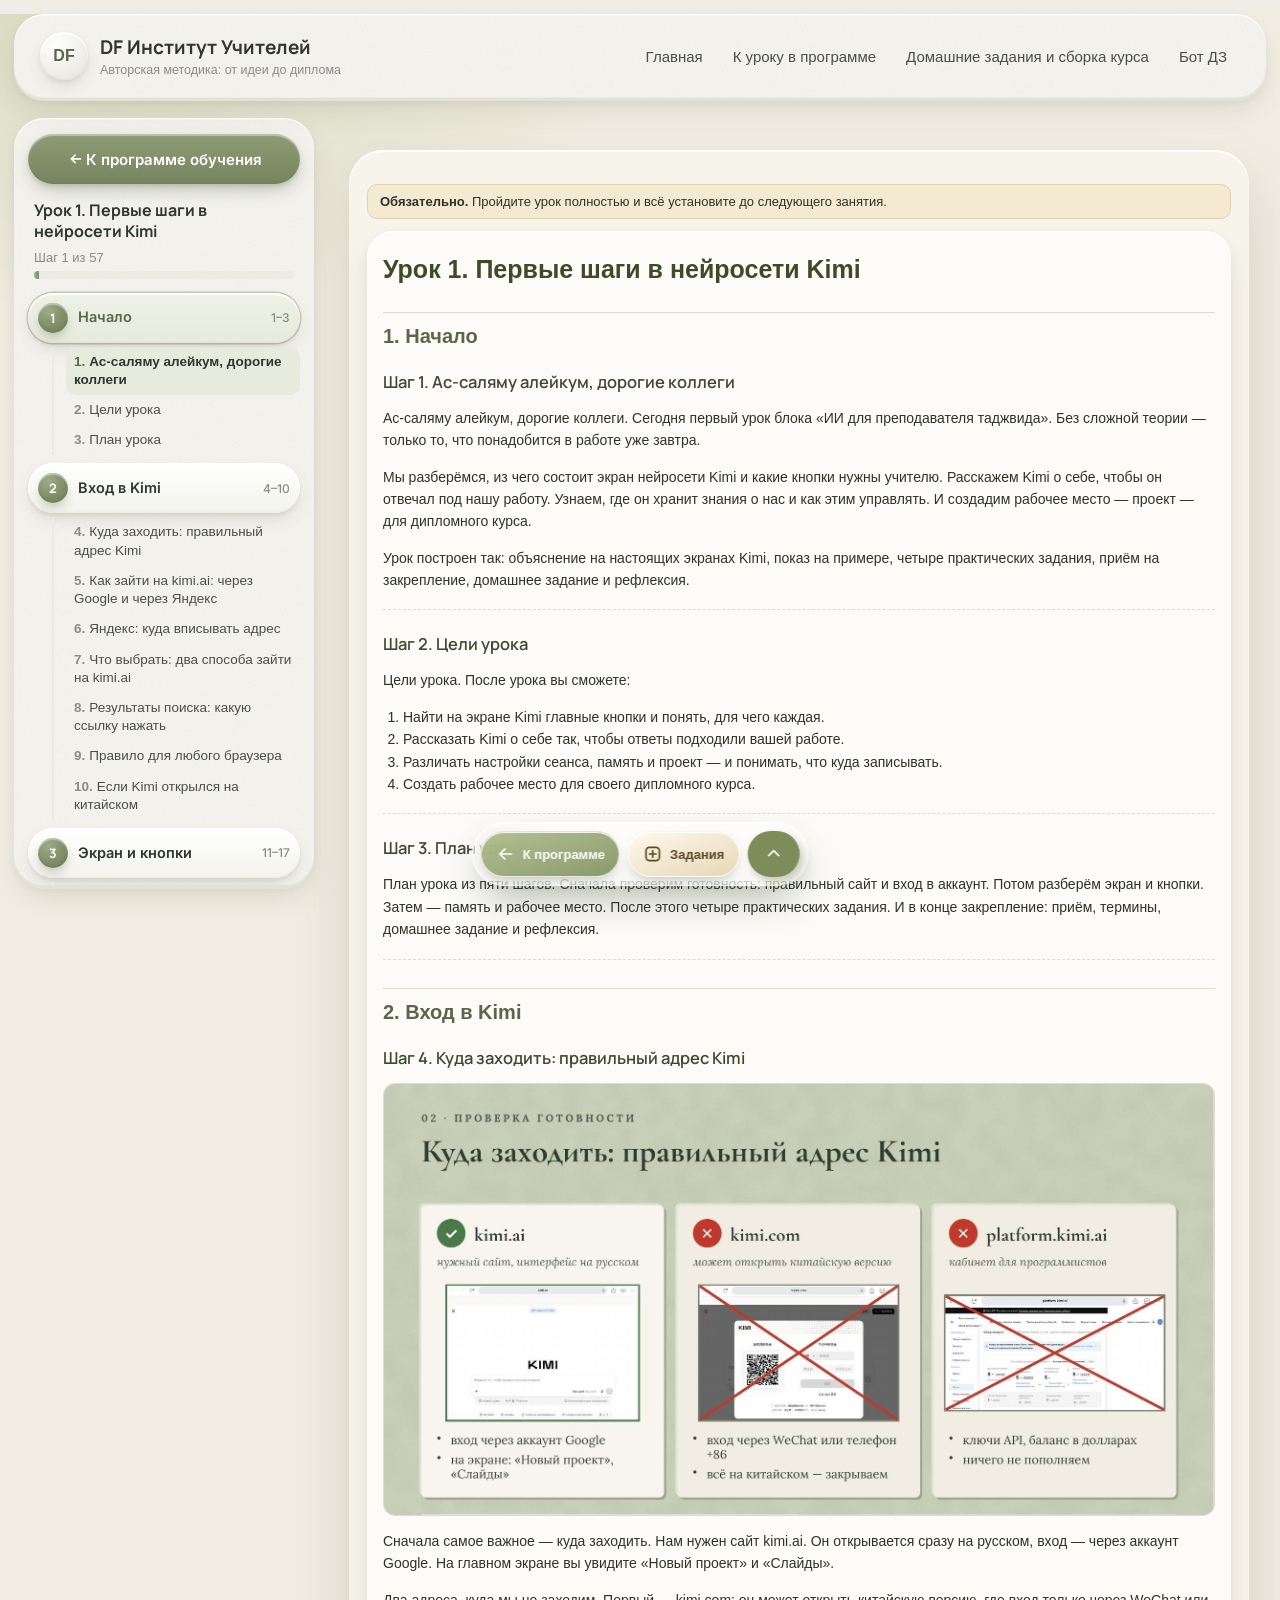
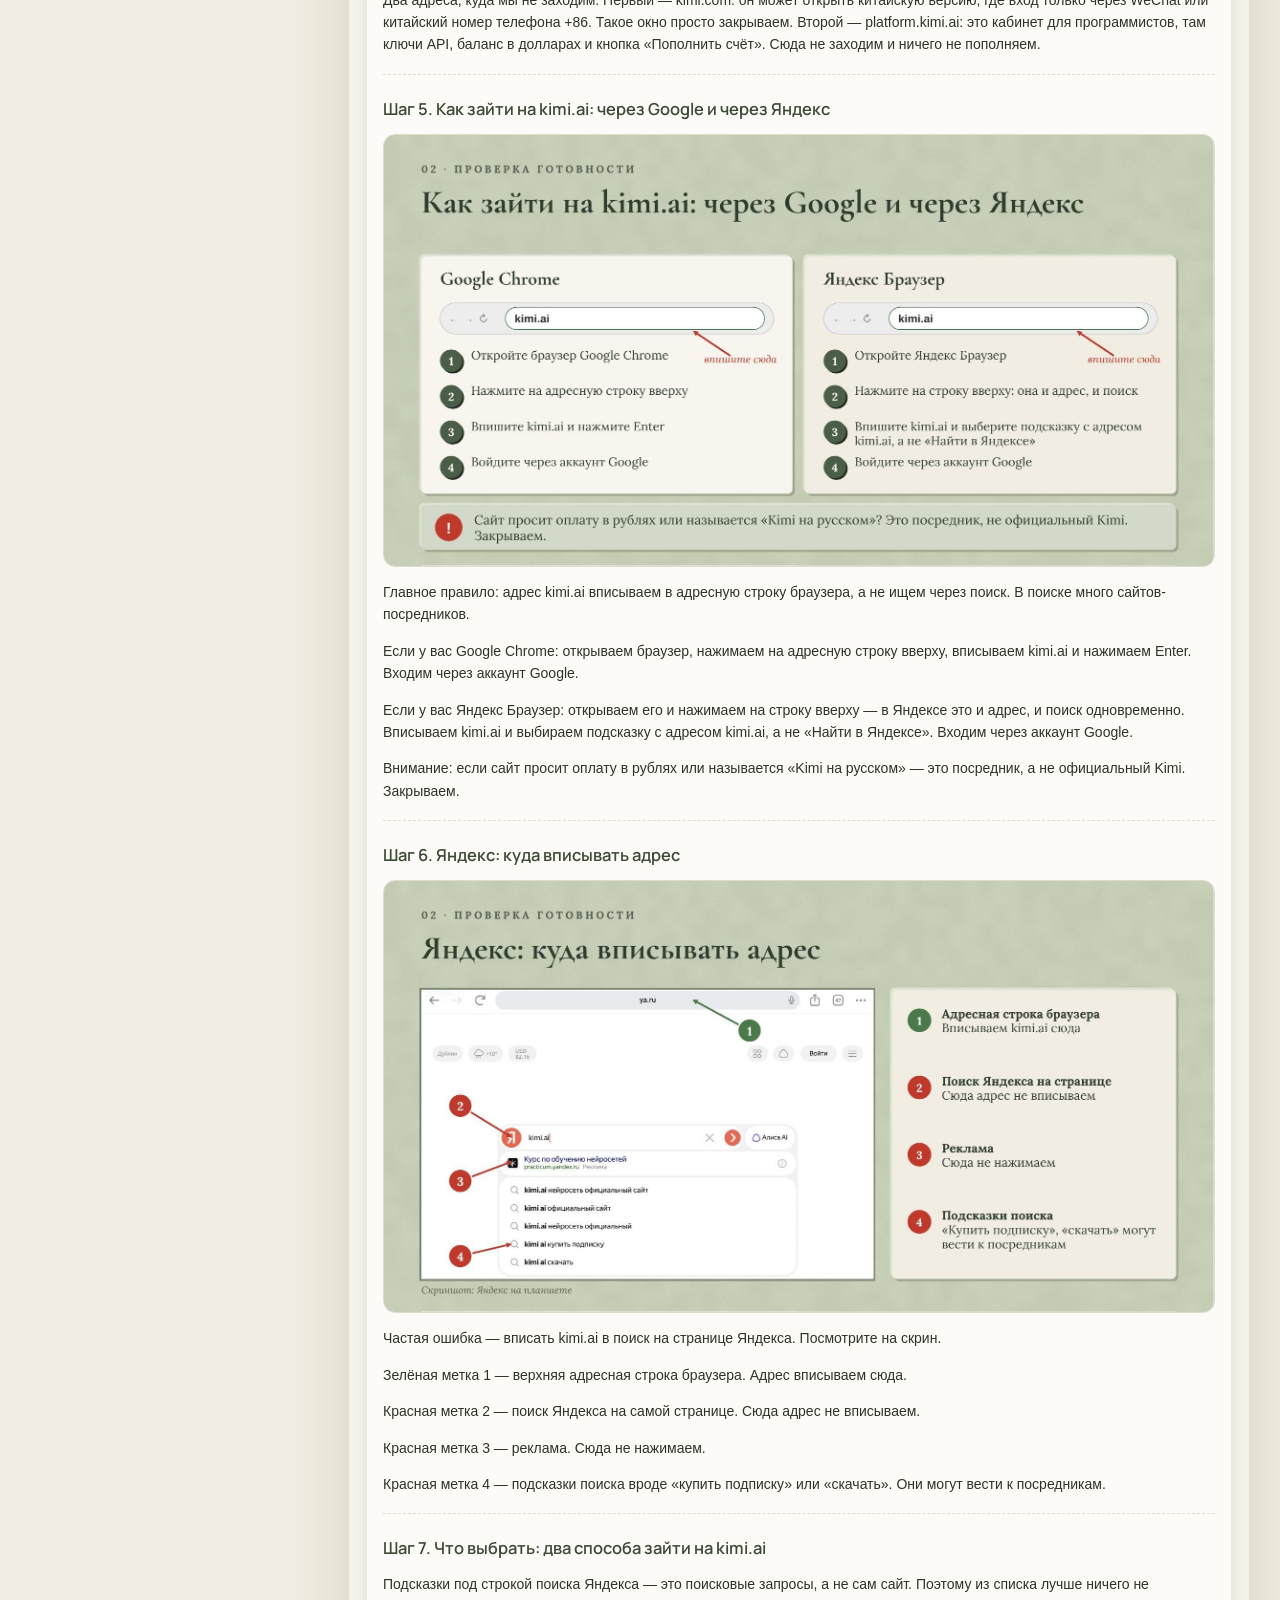
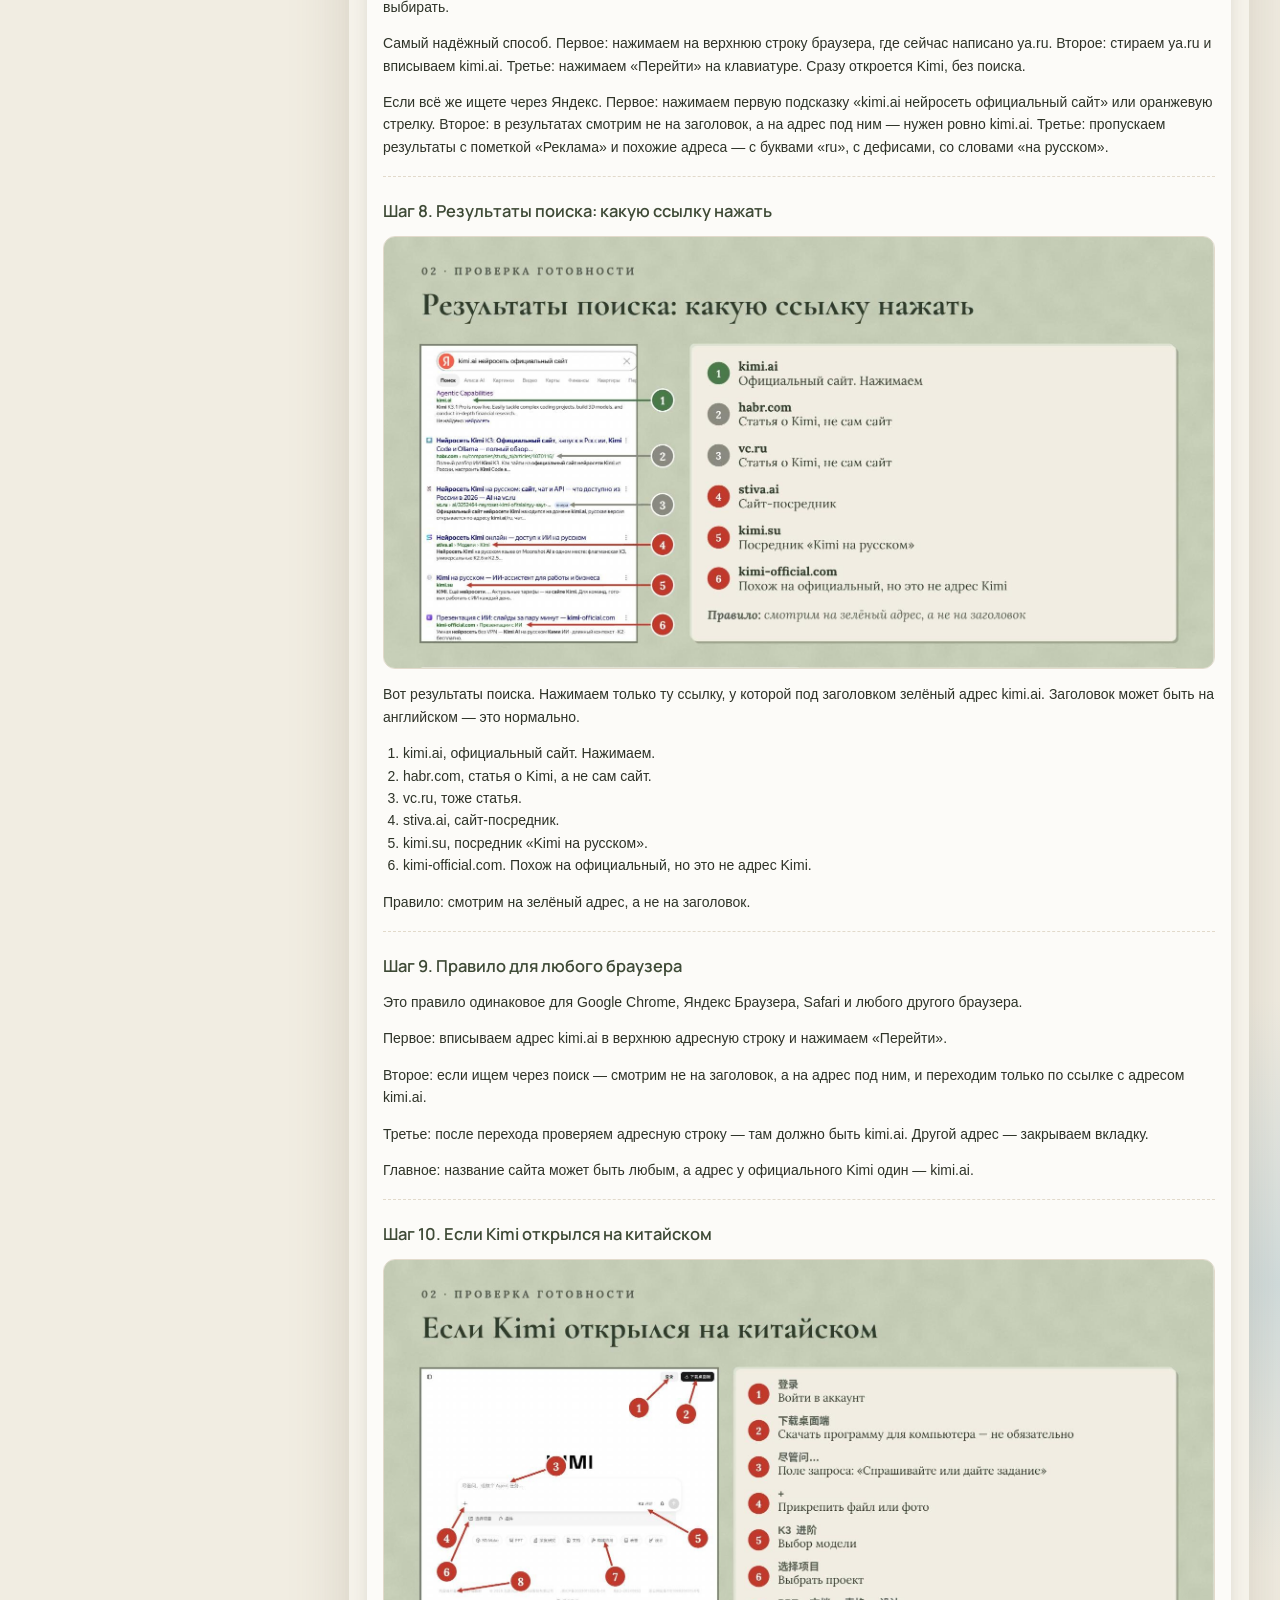
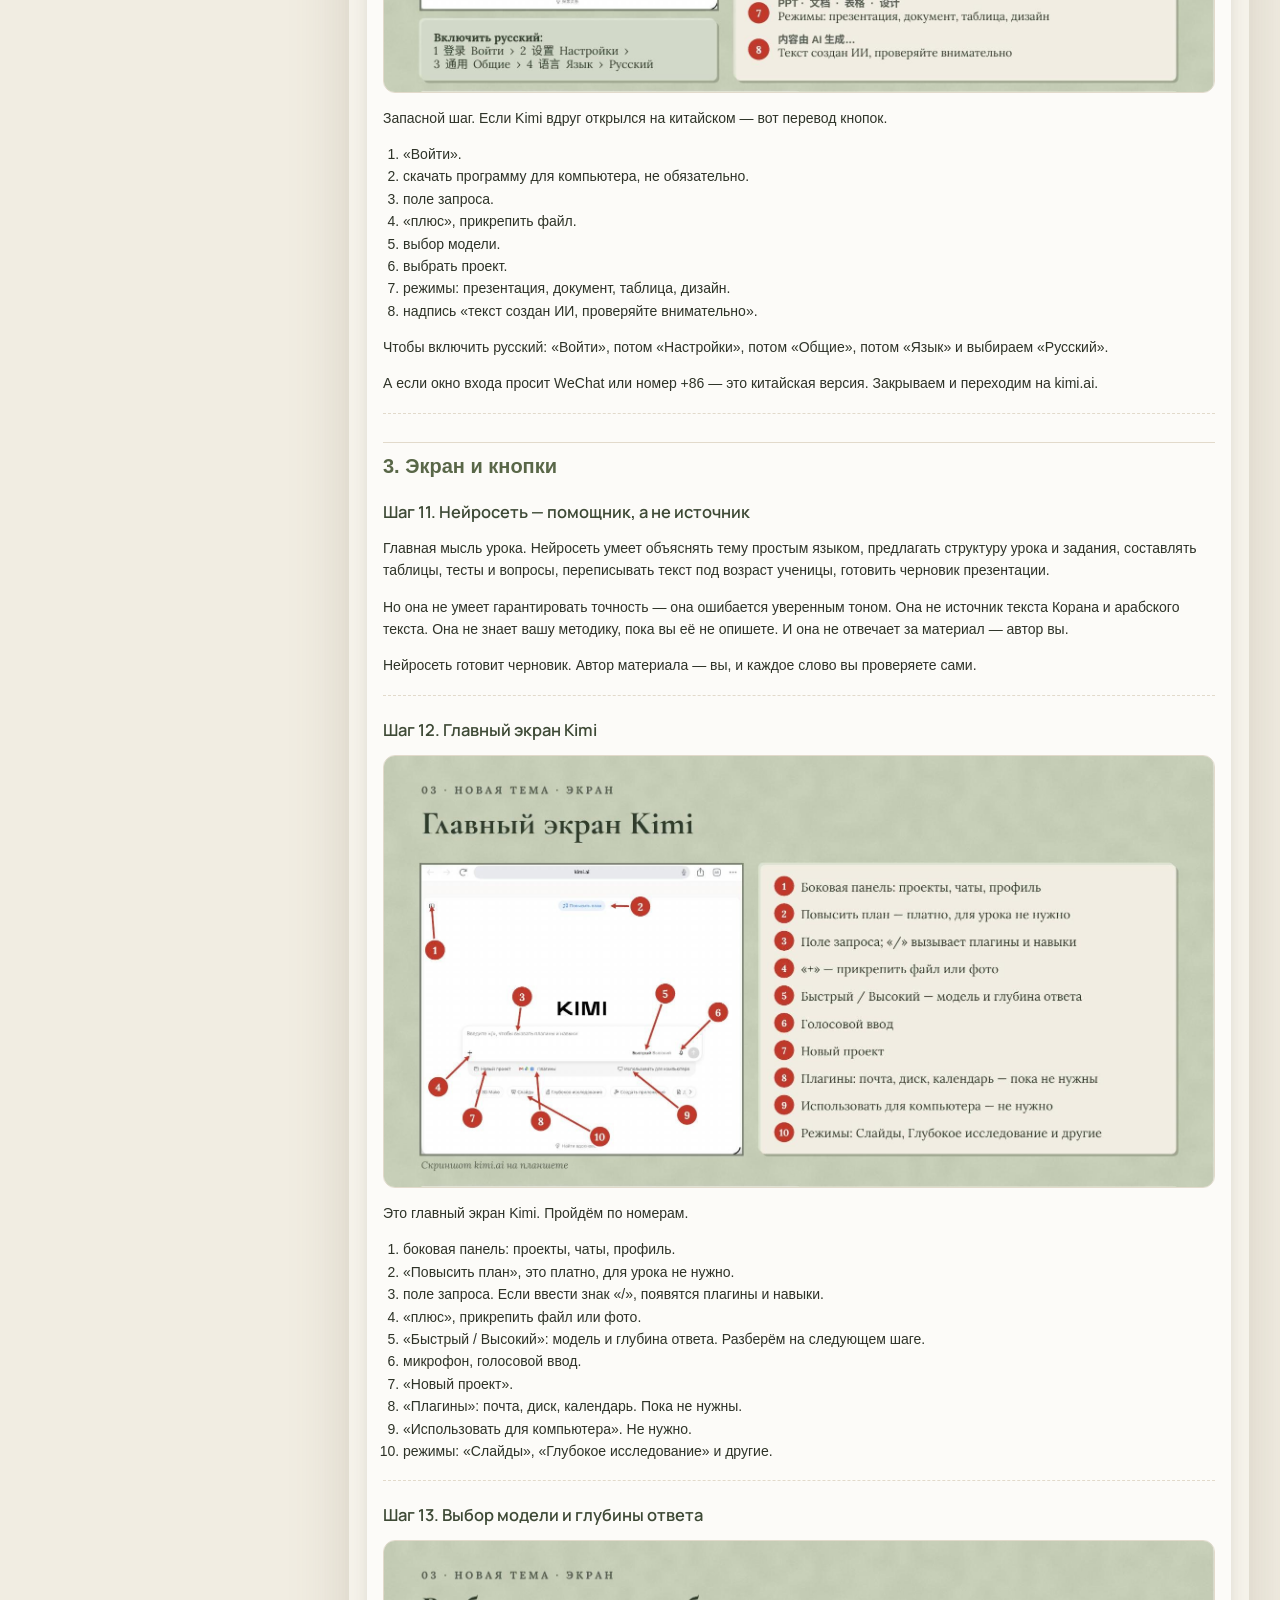
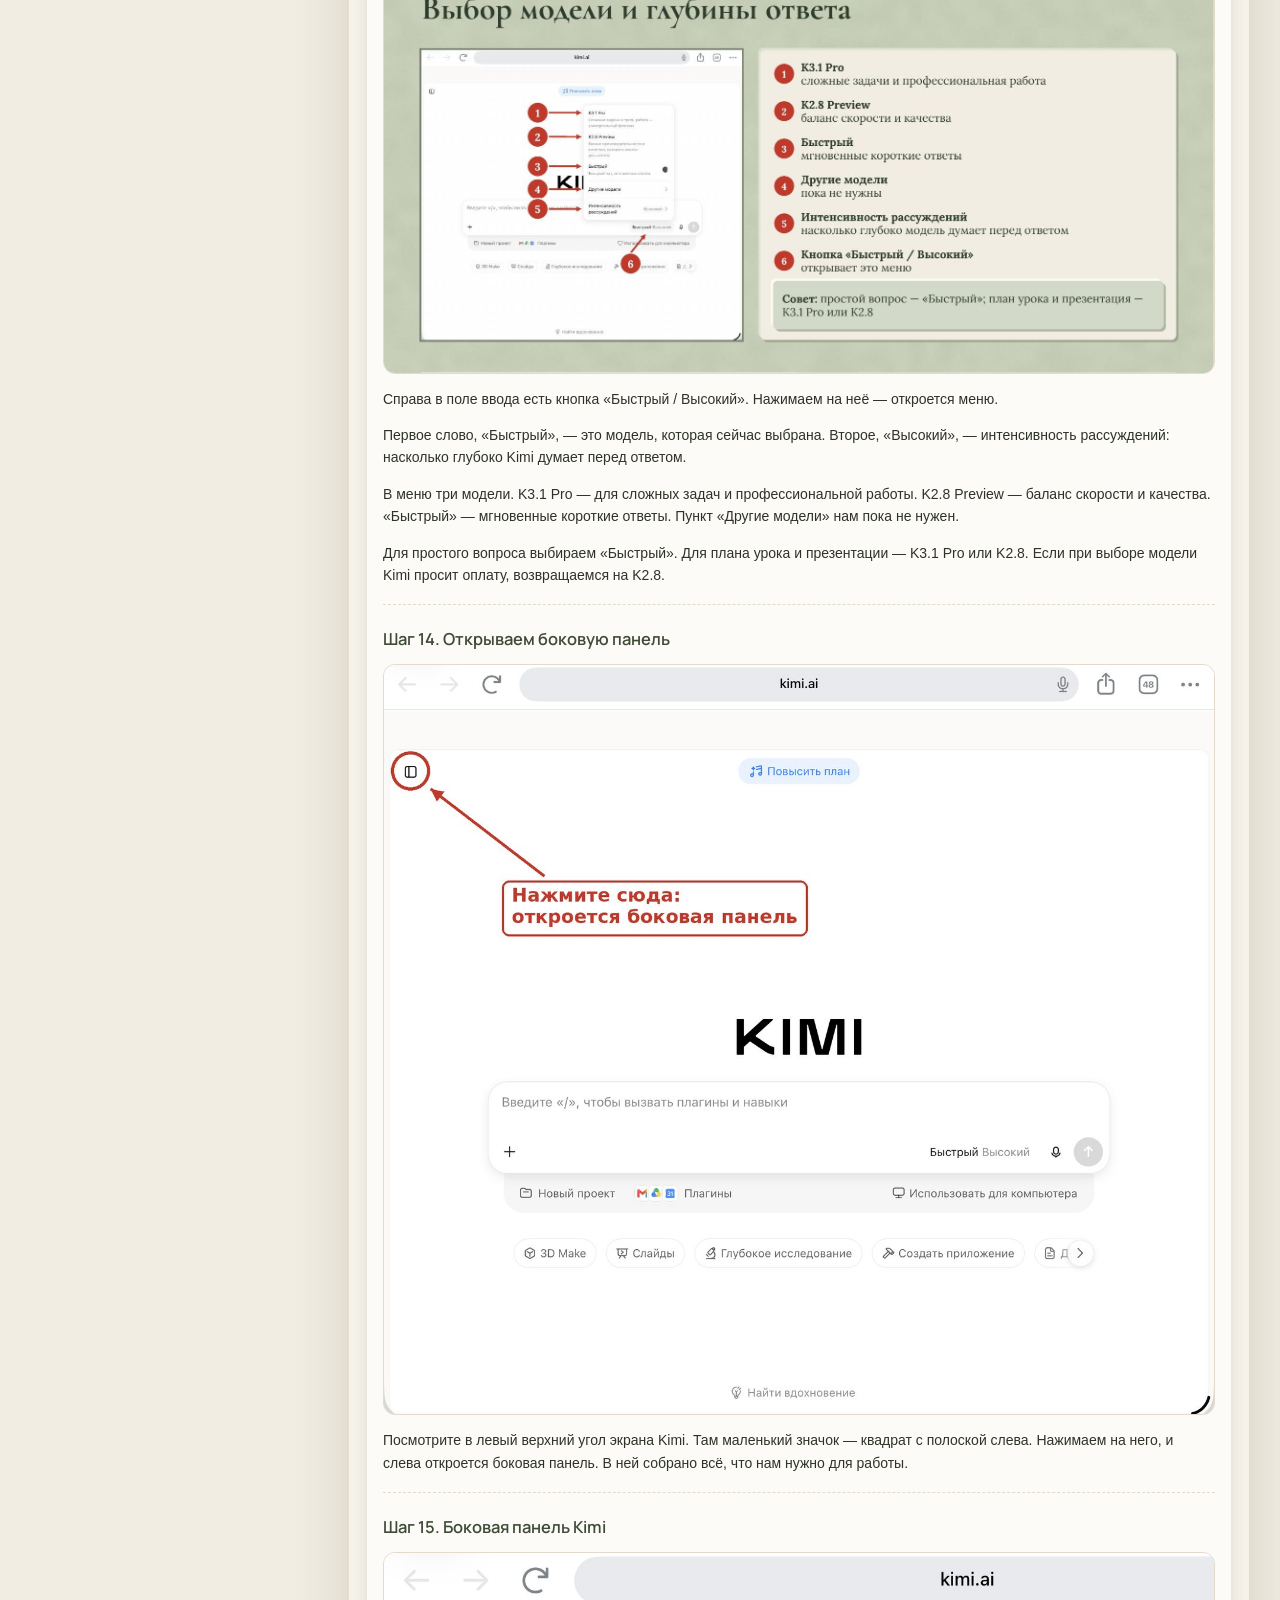
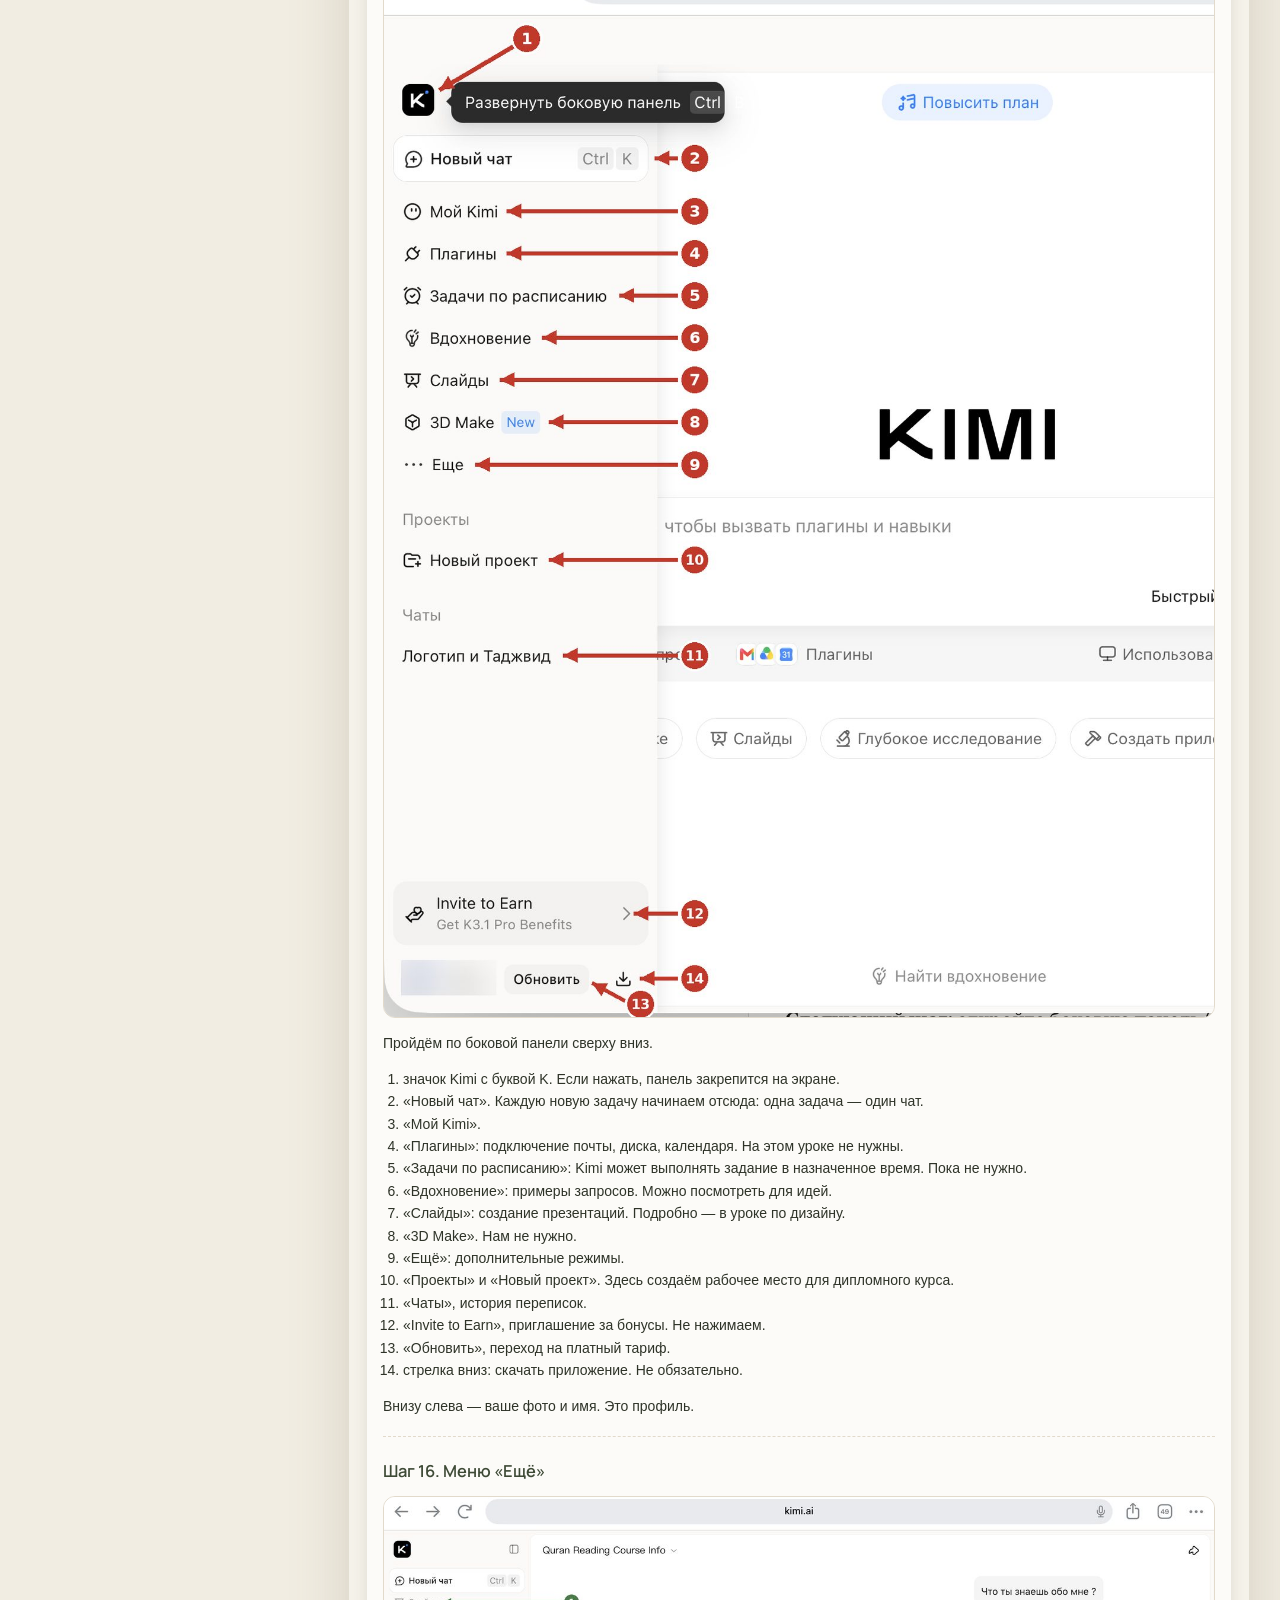
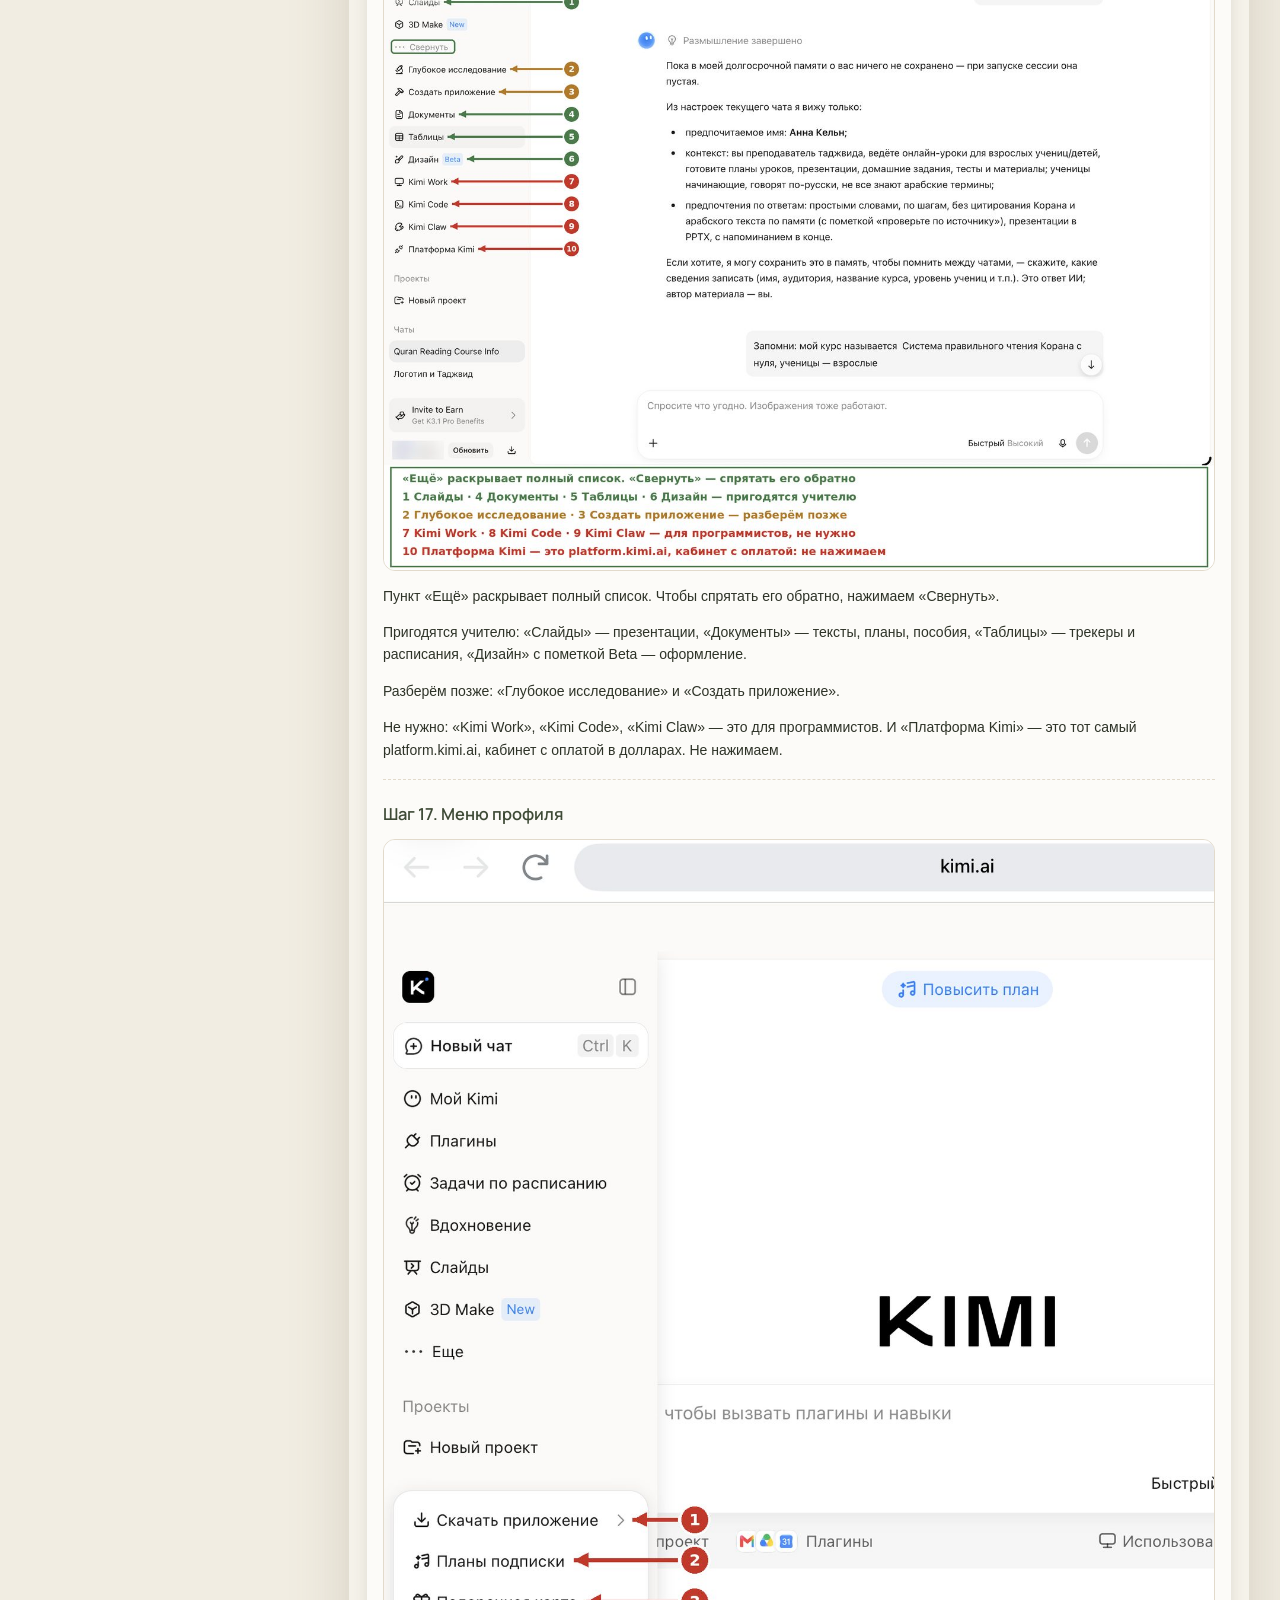
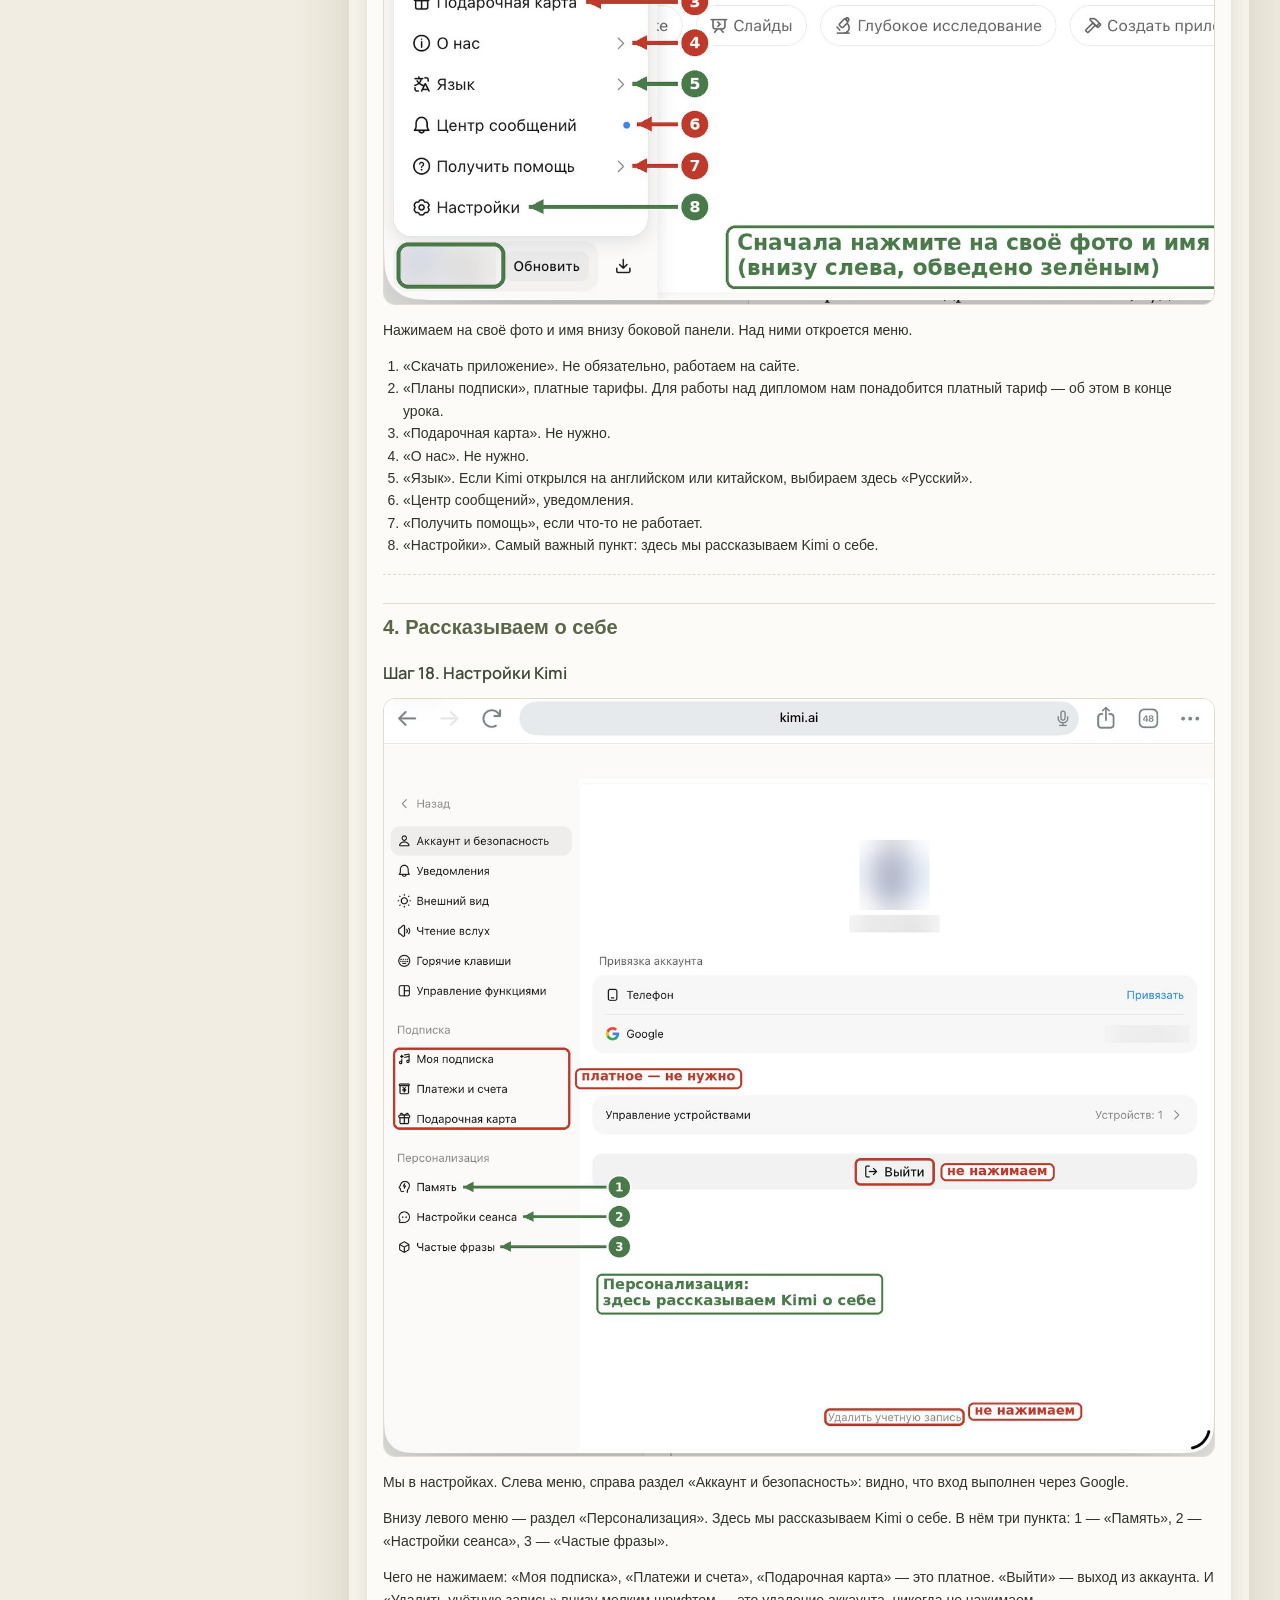
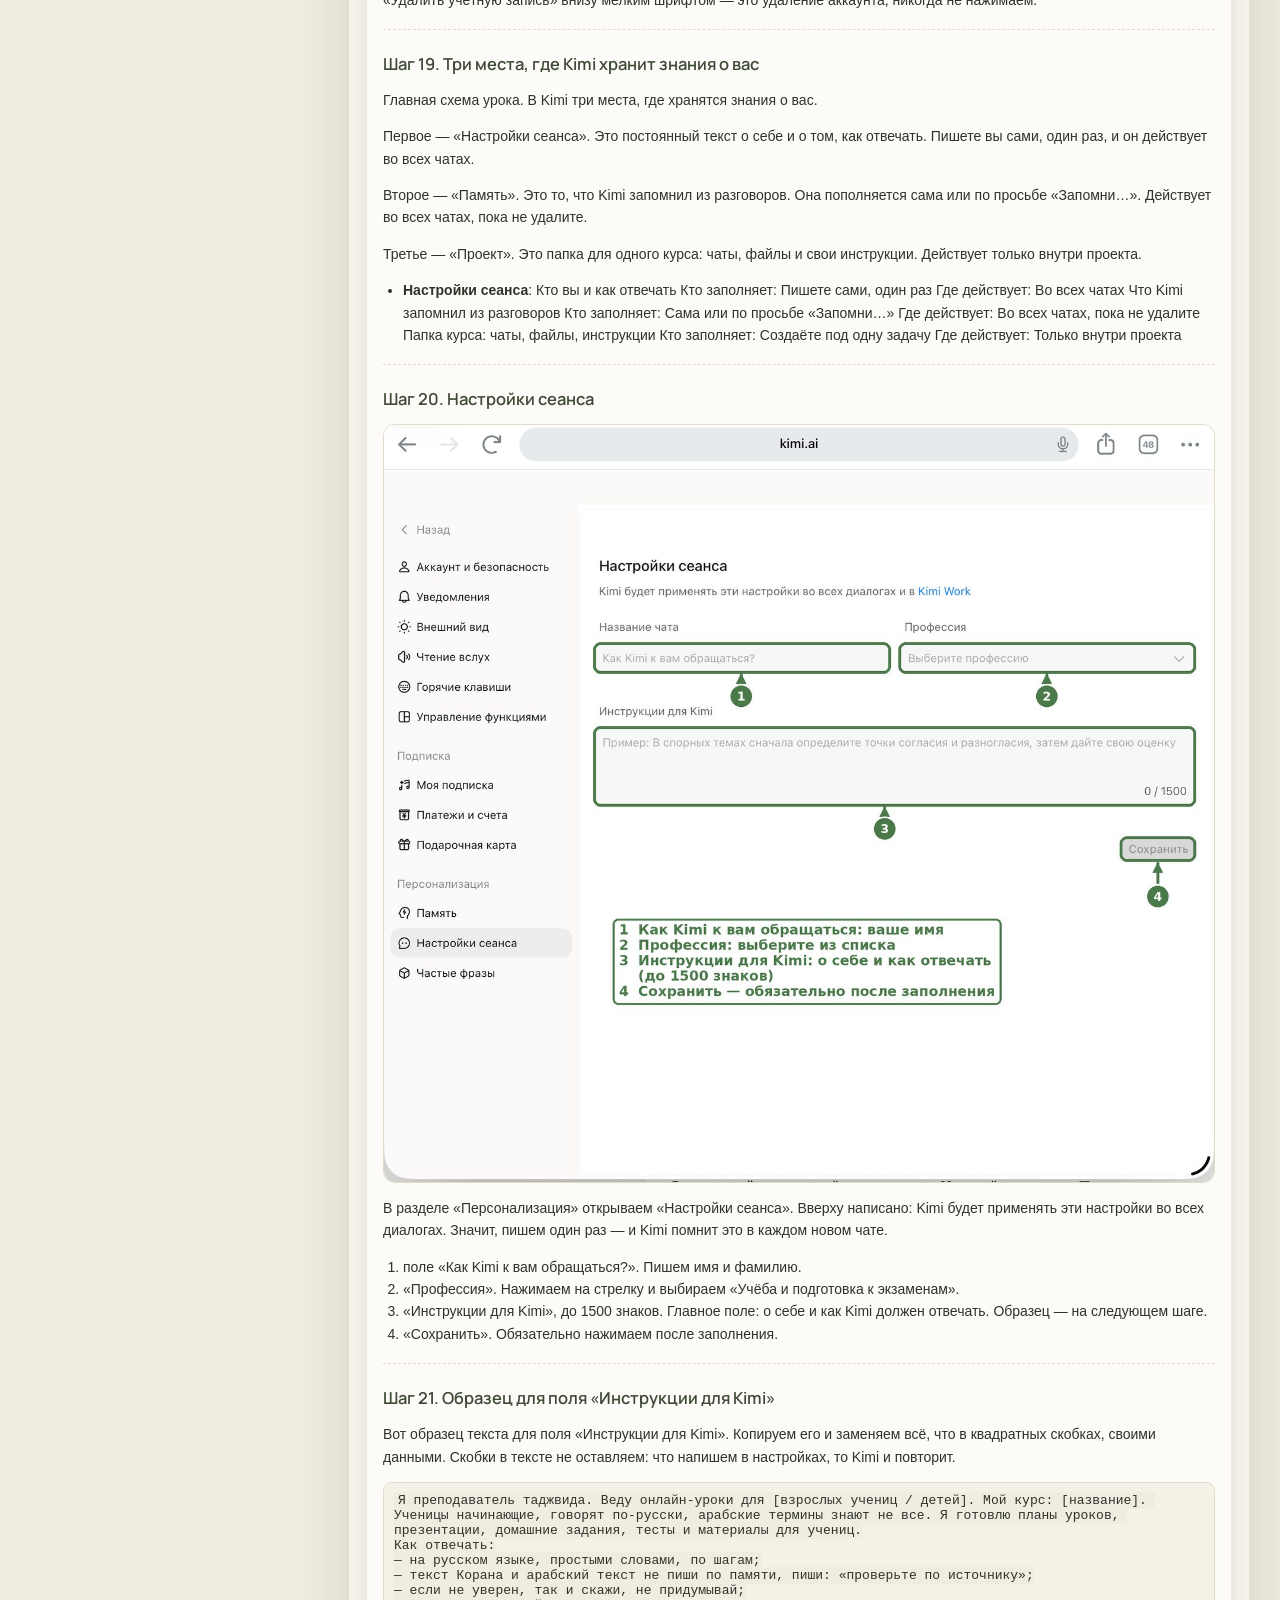
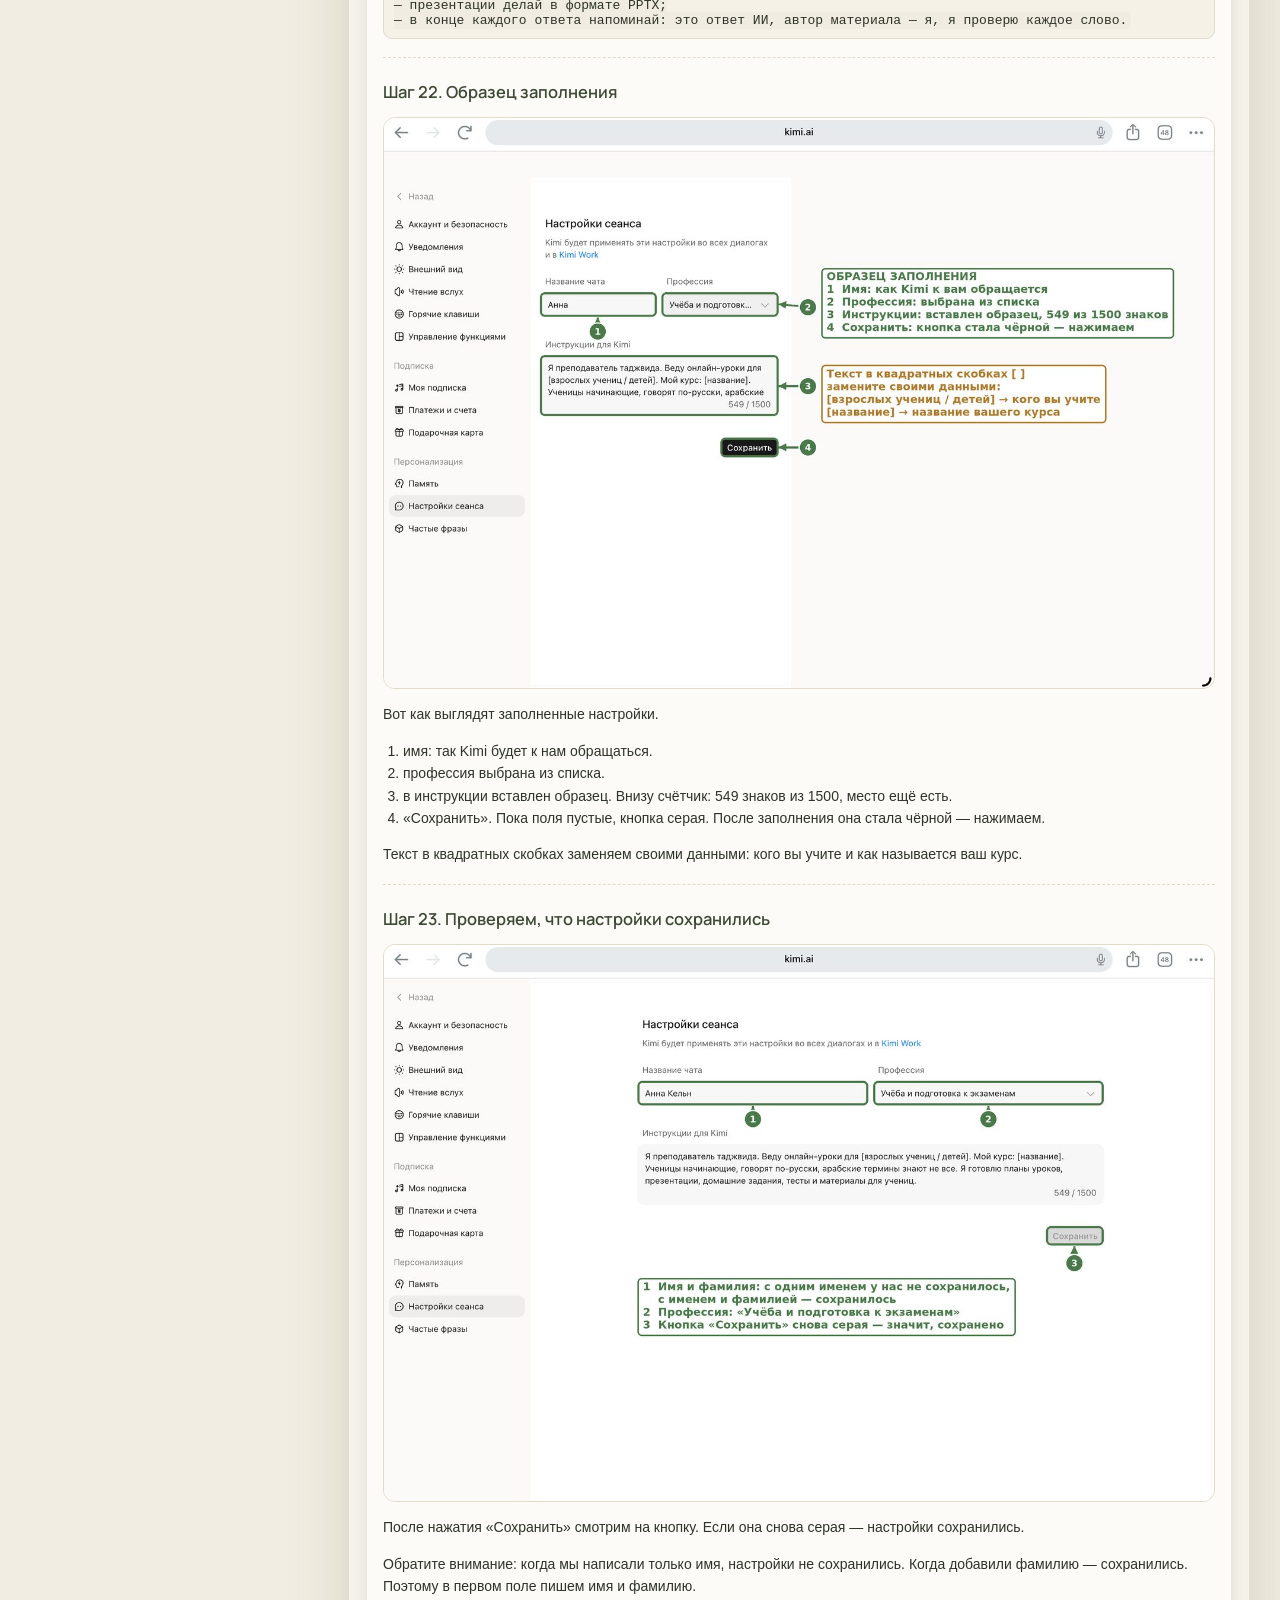
<file: preview/kimi-1.html>
<!DOCTYPE html><html lang="ru"><head><meta charset="utf-8"><meta name="viewport" content="width=device-width,initial-scale=1"><title>Урок 1. Первые шаги в нейросети Kimi</title><style>*{box-sizing:border-box}body{margin:0;background:#F3EEE4;font-family:Georgia,serif;color:#2F3A2C}
.pg{max-width:680px;margin:0 auto;padding:18px 14px 40px}
.hero{background:linear-gradient(160deg,#E3E8D6,#FBF8F2 55%);border:1px solid #DDD5C6;border-radius:18px;padding:22px 20px}
.k{font-family:Arial;font-size:11px;letter-spacing:.12em;color:#6B7A5E}
h1{font-size:27px;font-weight:500;margin:6px 0 4px;line-height:1.15}.sub{font-family:Arial;font-size:13px;color:#5E5A4E}
.top{display:flex;gap:6px;flex-wrap:wrap;margin-top:14px}
.calm,.note{background:#E6EAD9;border-radius:10px;padding:10px 12px;font-family:Arial;font-size:13px;line-height:1.5;margin:10px 0}
.warn{background:#F8F0DA;border:1px solid #E3D2A6;border-radius:10px;padding:9px 12px;font-family:Arial;font-size:13px;margin:8px 0}
.bl{margin-top:22px}.bn{font-family:Arial;font-size:11px;letter-spacing:.12em;color:#6B7A5E}.bt{font-size:21px;font-weight:500;margin:2px 0 10px}
details{background:#FBF8F2;border:1px solid #E2DACB;border-radius:12px;margin-bottom:8px}
summary{list-style:none;cursor:pointer;padding:12px 13px;display:flex;align-items:center;gap:11px;font-size:15.5px}summary::-webkit-details-marker{display:none}
summary:after{content:"›";margin-left:auto;color:#5E5A4E;font-size:20px;transition:.2s}details[open] summary:after{transform:rotate(90deg)}
.nm{background:#D7DDCB;color:#3E4A36;border-radius:6px;font-family:Arial;font-size:11px;padding:3px 7px}
.bd{padding:0 14px 14px 14px}.bd p,.bd li{font-family:Arial;font-size:13.5px;line-height:1.55}.ds{color:#4A473D;margin:0 0 8px}
h4{font-weight:500;font-size:15px;margin:14px 0 4px}ol,ul{padding-left:20px;margin:4px 0}
.bs{display:flex;gap:6px;flex-wrap:wrap;margin-top:10px}
.b,.b2{font-family:Arial;font-size:12.5px;border-radius:8px;padding:8px 11px;text-decoration:none;display:inline-block}
.b{background:#6B7A5E;color:#fff}.b2{border:1px solid #B9C2A8;color:#4C5B3F;background:#fff}
.ft{margin-top:30px;text-align:center;font-family:Arial;font-size:11.5px;color:#5E5A4E}.sec{margin-top:26px}.sec h2{font-size:21px;font-weight:500;margin:0 0 10px}
.lead{font-family:Arial;font-size:14.5px;line-height:1.6;color:#3E4A36;margin:12px 0 0}
.grid{display:grid;grid-template-columns:1fr 1fr;gap:8px}
.card{background:#FBF8F2;border:1px solid #E2DACB;border-radius:12px;padding:12px}
.card b{display:block;font-weight:500;font-size:15px;margin-bottom:3px}.card span{font-family:Arial;font-size:12.5px;line-height:1.45;color:#5E5A4E}
.steps{counter-reset:s}.st{display:flex;gap:11px;background:#FBF8F2;border:1px solid #E2DACB;border-radius:12px;padding:11px 12px;margin-bottom:7px}
.st:before{counter-increment:s;content:counter(s);flex:none;width:26px;height:26px;border-radius:50%;background:#6B7A5E;color:#fff;font-family:Arial;font-size:13px;display:flex;align-items:center;justify-content:center}
.st div{font-family:Arial;font-size:13px;line-height:1.5}.st b{font-family:Georgia;font-weight:500;font-size:15px;display:block}
.nums{display:flex;gap:8px;margin-top:14px}.nums div{flex:1;background:#FBF8F2;border:1px solid #DDD5C6;border-radius:12px;padding:10px 6px;text-align:center}
.nums b{display:block;font-size:24px;font-weight:500;color:#4C5B3F}.nums span{font-family:Arial;font-size:11px;color:#5E5A4E}
.bd2{font-family:Arial;font-size:13px;color:#5E5A4E;margin:-4px 0 10px;line-height:1.5}
.author{background:linear-gradient(160deg,#FBF8F2,#E6EAD9);border:1px solid #DDD5C6;border-radius:16px;padding:18px}
.author p{font-family:Arial;font-size:13.5px;line-height:1.6;margin:6px 0}
@media(max-width:420px){.grid{grid-template-columns:1fr}}details,.card,.st,.calm,.warn,.note,.author{break-inside:avoid;page-break-inside:avoid}
.doc{background:#FBF8F2;border:1px solid #DDD5C6;border-radius:16px;padding:18px 16px;margin-top:12px}
.doc h1{font-size:25px}.doc h2{font-size:20px;font-weight:500;margin:28px 0 8px;padding-top:12px;border-top:1px solid #E2DACB}
.doc h3{font-size:16.5px;font-weight:500;margin:22px 0 6px;color:#3E4A36}
.doc p,.doc li,.doc td,.doc th{font-family:Arial;font-size:14px;line-height:1.6}
.doc img{max-width:100%;height:auto;border-radius:10px;border:1px solid #E2DACB;margin:8px 0;display:block}
.doc table{border-collapse:collapse;width:100%;margin:8px 0;display:block;overflow-x:auto}.doc td,.doc th{border:1px solid #E2DACB;padding:6px 8px;text-align:left;vertical-align:top}.doc th{background:#E6EAD9}
.doc code{background:#F1ECE1;padding:1px 4px;border-radius:4px;font-size:13px}.doc pre{background:#F6F1E7;border:1px solid #E2DACB;border-radius:9px;padding:10px;white-space:pre-wrap;font-size:13px}
.doc blockquote{margin:8px 0;padding:8px 12px;background:#E6EAD9;border-radius:10px}.doc hr{border:none;border-top:1px dashed #E2DACB;margin:18px 0}
.back{font-family:Arial;font-size:13px;color:#4C5B3F;text-decoration:none}</style><link rel="stylesheet" href="../img/theme.css"><link rel="icon" href="icons/icon-192.png" type="image/png"><meta name="robots" content="noindex,nofollow"><style>/* v7: академический дизайн DF Института */
@font-face{font-family:Manrope;font-weight:600;src:url(img/manrope-cyrillic-600-normal.woff2) format("woff2");unicode-range:U+0400-045F,U+0490-0491,U+04B0-04B1,U+2116}
@font-face{font-family:Manrope;font-weight:700;src:url(img/manrope-cyrillic-700-normal.woff2) format("woff2");unicode-range:U+0400-045F,U+0490-0491,U+04B0-04B1,U+2116}
@font-face{font-family:Manrope;font-weight:800;src:url(img/manrope-cyrillic-800-normal.woff2) format("woff2");unicode-range:U+0400-045F,U+0490-0491,U+04B0-04B1,U+2116}
@font-face{font-family:Manrope;font-weight:600;src:url(img/manrope-latin-600-normal.woff2) format("woff2")}
@font-face{font-family:Manrope;font-weight:700;src:url(img/manrope-latin-700-normal.woff2) format("woff2")}
@font-face{font-family:Manrope;font-weight:800;src:url(img/manrope-latin-800-normal.woff2) format("woff2")}
@font-face{font-family:Inter;font-weight:400;src:url(img/inter-cyrillic-400-normal.woff2) format("woff2");unicode-range:U+0400-045F,U+0490-0491,U+04B0-04B1,U+2116}
@font-face{font-family:Inter;font-weight:500;src:url(img/inter-cyrillic-500-normal.woff2) format("woff2");unicode-range:U+0400-045F,U+0490-0491,U+04B0-04B1,U+2116}
@font-face{font-family:Inter;font-weight:600;src:url(img/inter-cyrillic-600-normal.woff2) format("woff2");unicode-range:U+0400-045F,U+0490-0491,U+04B0-04B1,U+2116}
@font-face{font-family:Inter;font-weight:400;src:url(img/inter-latin-400-normal.woff2) format("woff2")}
@font-face{font-family:Inter;font-weight:500;src:url(img/inter-latin-500-normal.woff2) format("woff2")}
@font-face{font-family:Inter;font-weight:600;src:url(img/inter-latin-600-normal.woff2) format("woff2")}

:root{--milk:#F7F6F1;--white:#fff;--sage:#E7EBDD;--olive:#7F8E67;--dolive:#596748;--blue:#DCE7E9;--sand:#E9DDCB;--ink:#303631;--cap:#8A8D82}
body{background:var(--milk)!important;font-family:Inter,"Segoe UI",Arial,sans-serif}
.kmast{position:fixed;top:0;left:0;right:0;height:84px;z-index:50;display:flex;align-items:center;gap:20px;padding:0 26px;background:#fff;box-shadow:0 1px 0 #ECEAE2,0 8px 24px rgba(70,72,55,.06)}
.klogo{display:flex;align-items:center;gap:12px;text-decoration:none}
.klg{width:48px;height:48px;border-radius:14px;display:grid;place-items:center;font:800 18px Manrope,sans-serif;color:var(--dolive);background:linear-gradient(160deg,#fff,#EEF0E6);box-shadow:inset 0 1px 0 #fff,inset 0 -2px 3px rgba(89,103,72,.12),0 4px 10px rgba(70,72,55,.14)}
.klogo b{display:block;font:700 19px Manrope,sans-serif;color:var(--ink)}.klogo small{font-size:12.5px;color:var(--cap)}
.ktop{margin-left:auto;display:flex;gap:4px}.ktop a{font-size:15px;font-weight:500;color:#4A4F48;text-decoration:none;padding:9px 13px;border-radius:12px}.ktop a:hover{background:var(--milk)}
.kburger{display:none;border:0;width:44px;height:44px;border-radius:14px;color:#fff;font-size:18px;cursor:pointer;background:linear-gradient(180deg,#93A27A,#7F8E67 55%,#717F5B);box-shadow:inset 0 1px 0 rgba(255,255,255,.45),0 4px 10px rgba(89,103,72,.3)}
.kside{position:fixed;top:84px;left:0;bottom:0;width:300px;overflow:auto;background:#fff;box-shadow:1px 0 0 #ECEAE2;padding:16px 14px 30px;z-index:40}
.kback{display:flex;align-items:center;justify-content:center;min-height:46px;border-radius:14px;font:600 15px Inter,sans-serif;color:#fff;text-decoration:none;background:linear-gradient(180deg,#93A27A,#7F8E67 55%,#717F5B);box-shadow:inset 0 1px 0 rgba(255,255,255,.45),inset 0 -2px 0 rgba(48,54,49,.18),0 6px 14px rgba(89,103,72,.28)}
.kttl{margin:16px 6px 4px;font:700 16px/1.3 Manrope,sans-serif;color:var(--ink)}
.kprog{margin:8px 6px 14px;font-size:13px;color:var(--cap)}.kbar{height:8px;border-radius:9px;background:#ECEBE3;margin-top:6px;overflow:hidden}.kbar i{display:block;height:100%;width:0;background:linear-gradient(90deg,#A3B18A,#7F8E67);transition:width .3s}
.kgrp{margin-bottom:6px}
.kgh{display:flex;align-items:center;gap:10px;width:100%;text-align:left;border:0;cursor:pointer;padding:10px 10px;border-radius:14px;font:600 14.5px/1.3 Inter,sans-serif;color:var(--ink);
 background:linear-gradient(180deg,#FFFFFF,#F3F3EC);box-shadow:inset 0 1px 0 #fff,inset 0 -2px 0 rgba(89,103,72,.08),0 3px 8px rgba(70,72,55,.08),0 0 0 1px #ECEBE3}
.kgh .kn{flex:none;width:30px;height:30px;line-height:30px;text-align:center;border-radius:50%;font:700 13px Manrope,sans-serif;color:#fff;background:linear-gradient(160deg,#93A27A,#6E7D57);box-shadow:inset 0 1px 0 rgba(255,255,255,.35),0 2px 5px rgba(89,103,72,.3)}
.kgh .kc{margin-left:auto;font-size:12px;color:var(--cap);font-weight:500}
.kgrp.on .kgh{background:var(--sage);color:var(--dolive)}
.kst{display:none;margin:4px 0 8px 24px;padding-left:12px;border-left:2px solid #ECEBE3}
.kgrp.open .kst{display:block}
.kst a{display:block;padding:6px 8px;border-radius:10px;font-size:13.5px;line-height:1.35;color:#4A4F48;text-decoration:none}
.kst a b{color:var(--cap);font-weight:600;margin-right:4px}
.kst a:hover{background:var(--milk)}.kst a.on{background:var(--sage);color:var(--ink);font-weight:600}.kst a.on b{color:var(--dolive)}
.kmain{margin-left:300px;padding-top:84px}
.kmain .pg{max-width:900px;margin:0 auto;padding:24px 28px 60px}
.kmain h2{scroll-margin-top:100px}.kmain h3{scroll-margin-top:100px}
.kmain h1,.kmain h2,.kmain h3{font-family:Manrope,Inter,sans-serif}
.kmain .doc{background:#fff;border-radius:22px;box-shadow:inset 0 1px 0 #fff,0 10px 26px rgba(70,72,55,.09),0 2px 5px rgba(70,72,55,.06)}
.kmain .doc h2{color:var(--dolive)}
.kmain img{border-radius:12px}
.kpn{display:flex;justify-content:space-between;gap:10px;margin:18px 0 0}
.kpn a{display:inline-flex;align-items:center;min-height:46px;padding:0 18px;border-radius:14px;font:600 15px Inter,sans-serif;text-decoration:none;color:var(--dolive);background:linear-gradient(180deg,#fff,#F1F1EA);box-shadow:inset 0 1px 0 #fff,inset 0 -2px 0 rgba(89,103,72,.1),0 4px 10px rgba(70,72,55,.1),0 0 0 1px #E4E4DA}
.kshade{display:none}
.kmain .topnav,.kmain>.pg>.back{display:none}

.kside .kgh{background:linear-gradient(180deg,#FFFFFF,#F3F3EC)!important;color:var(--ink)!important;border-radius:14px!important;padding:10px!important;box-shadow:inset 0 1px 0 #fff,inset 0 -2px 0 rgba(89,103,72,.08),0 3px 8px rgba(70,72,55,.08),0 0 0 1px #ECEBE3!important;font:600 14.5px/1.3 Inter,sans-serif!important}
.kside .kgrp.on .kgh{background:linear-gradient(180deg,#EEF1E6,#E7EBDD)!important;color:var(--dolive)!important;box-shadow:inset 0 1px 0 #fff,inset 0 -2px 0 rgba(89,103,72,.12),0 3px 8px rgba(70,72,55,.1),0 0 0 1px #D9DFCB!important}
.kside .kgh span,.kmast span,.kside span{font-family:inherit;margin:0;font-size:inherit;color:inherit}
.kside .kgh .kn{font:700 13px/30px Manrope,sans-serif!important;color:#fff!important}
.kside .kgh .kc{font-size:12px!important;color:var(--cap)!important;font-weight:500}
.kmast .klg{color:var(--dolive)!important}.kside .kgh .kc{margin-left:auto!important}
.kmast .klogo small{font-size:12.5px;color:var(--cap)}.kmast .klogo b{color:var(--ink)}
.kmast .kburger{background:linear-gradient(180deg,#93A27A,#7F8E67 55%,#717F5B)!important;border-radius:14px!important;padding:0!important;width:44px;height:44px}
@media(max-width:1100px){.ktop{display:none}}
/* v9: тактильный 3D-макет — claymorphism + мягкий неоморфизм */
:root{
 --base:#EFEDE6;--panel:#F7F6F1;--card:#FCFBF8;
 --grain:url("data:image/svg+xml,%3Csvg xmlns='http://www.w3.org/2000/svg' width='220' height='220'%3E%3Cfilter id='n'%3E%3CfeTurbulence type='fractalNoise' baseFrequency='.85' numOctaves='3' stitchTiles='stitch'/%3E%3CfeColorMatrix values='0 0 0 0 .35 0 0 0 0 .34 0 0 0 0 .3 0 0 0 .5 0'/%3E%3C/filter%3E%3Crect width='100%25' height='100%25' filter='url(%23n)' opacity='.22'/%3E%3C/svg%3E");
 --stone:url("data:image/svg+xml,%3Csvg xmlns='http://www.w3.org/2000/svg' width='160' height='160'%3E%3Cfilter id='s'%3E%3CfeTurbulence type='fractalNoise' baseFrequency='1.6' numOctaves='2' stitchTiles='stitch'/%3E%3CfeColorMatrix values='0 0 0 0 .3 0 0 0 0 .3 0 0 0 0 .26 0 0 0 .9 0'/%3E%3C/filter%3E%3Crect width='100%25' height='100%25' filter='url(%23s)' opacity='.35'/%3E%3C/svg%3E");
 --lift:0 1.5px 0 rgba(255,255,255,.95) inset,0 -1px 0 rgba(120,115,95,.06) inset,0 3px 0 #E4E1D6,0 14px 30px -6px rgba(84,80,62,.16),0 4px 10px rgba(84,80,62,.06);
 --liftS:0 1px 0 rgba(255,255,255,.95) inset,0 2px 0 #E6E3D9,0 8px 18px -4px rgba(84,80,62,.14);
 --clay:inset 0 2px 1px rgba(255,255,255,.42),inset 0 -1px 2px rgba(48,54,49,.06),0 8px 18px -4px rgba(89,103,72,.38),0 2px 4px rgba(89,103,72,.18);
 --clayL:inset 0 2px 1px rgba(255,255,255,1),inset 0 -1px 2px rgba(120,115,95,.06),0 8px 18px -5px rgba(84,80,62,.2),0 2px 4px rgba(84,80,62,.08);
}
/* основа: матовая штукатурка */
body{background-color:var(--base);background-image:var(--grain),radial-gradient(1200px 700px at 15% -10%,#F6F5F0,transparent 60%),radial-gradient(900px 600px at 100% 100%,#E7E5DC,transparent 60%)!important;background-attachment:fixed}
/* шапка — парящая панель */
.mast,.kmast{top:14px;left:14px;right:14px;border-radius:30px;background:var(--panel)!important;background-image:var(--grain)!important;box-shadow:var(--lift)!important}
.lg,.klg{border-radius:50%!important;background:radial-gradient(circle at 35% 28%,#FFFFFF,#ECEBE3 70%)!important;box-shadow:var(--clayL)!important}
.topnav a,.ktop a{border-radius:999px}
.topnav a.active{background:var(--sage);box-shadow:var(--liftS)}
/* боковая панель — отдельный объект */
.sidebar{top:132px!important;left:14px;bottom:14px;width:290px;border-radius:30px!important;background:var(--panel)!important;background-image:var(--grain)!important;box-shadow:var(--lift)!important;padding:14px 12px 22px}
.kside{top:118px;left:14px;bottom:14px;border-radius:30px;background:var(--panel)!important;background-image:var(--grain)!important;box-shadow:var(--lift)!important}
main{margin-left:318px!important;padding-top:132px!important}
.kmain{margin-left:328px;padding-top:112px}
.crumbs{padding-top:4px}
/* большая панель контента */
.content{background:rgba(247,246,241,.86);background-image:var(--grain);border-radius:40px;box-shadow:var(--lift);margin:6px 14px 24px 0!important;padding:30px 32px 50px!important;max-width:1020px}
/* карточки — матовая плотная бумага / керамика */
.box,.card,.les,.mcard,.mhero,.acts div,.facts>div,.endm,.step,.hero2,.aboutb,.kmain .doc,.lib,.pf{border-radius:26px!important;background-color:var(--card);box-shadow:var(--lift)!important;border:0}
.les.cur,.mcard.cur{box-shadow:var(--lift),0 0 0 2px rgba(127,142,103,.55)!important}
.step{background:linear-gradient(160deg,#FFFFFF,#F3F5EC)!important}
.aboutb{background:linear-gradient(160deg,#EEF1E6,#E3E8D7)!important}
.card.o{background:linear-gradient(160deg,#E8F0F1,#DCE7E9)!important}
.mgoal div{border-radius:18px;box-shadow:var(--liftS)!important}
.rule{border-radius:20px!important;box-shadow:var(--liftS)!important}
.tag,.kind,.now,.okm{border-radius:999px;box-shadow:inset 0 1px 0 rgba(255,255,255,.7),0 2px 5px rgba(84,80,62,.1)}
/* кнопки — накладные капсулы из матового силикона */
.btn3d,.olb,.sgo,.kback,.kpn a{border-radius:999px!important;min-height:50px;padding:0 26px;
 background:linear-gradient(180deg,#8D9C74 0%,#7F8E67 60%,#76855F 100%)!important;box-shadow:var(--clay)!important;color:#fff!important}
.btn3d.alt,.ago,.kpn a{color:var(--dolive)!important;background:linear-gradient(180deg,#FFFFFF,#F2F1EB)!important;box-shadow:var(--clayL)!important}
.btn3d:hover,.olb:hover,.sgo:hover,.kback:hover{transform:translateY(-2px)}
.btn3d:active,.olb:active{transform:translateY(0);box-shadow:var(--clay)!important}
.mat,.ch{border-radius:999px!important;min-height:48px;padding:0 22px;box-shadow:var(--clayL)!important;background:linear-gradient(180deg,#FFFFFF,#F2F1EB)!important}
.les.open .mat,.ch.main,.ch.pres{background:linear-gradient(180deg,#8D9C74,#7F8E67 60%,#76855F)!important;box-shadow:var(--clay)!important;color:#fff!important}
.ch.skl{background:linear-gradient(180deg,#EEF4F5,#DCE7E9)!important;box-shadow:inset 0 2px 1px rgba(255,255,255,.9),0 8px 18px -5px rgba(70,95,100,.25),0 2px 4px rgba(70,95,100,.1)!important}
.ch.add{background:var(--card)!important;box-shadow:var(--clayL)!important}
.sts{border-radius:999px!important;border:0!important;background:var(--card)!important;box-shadow:inset 0 1px 3px rgba(84,80,62,.12),0 1px 0 #fff!important;padding:0 14px}
.nav,.modnav,.sl{border-radius:999px}
.modnav{border-radius:22px}
.nav.active,.modnav.active,.sl.cur{background:linear-gradient(180deg,#EEF1E6,#E4E9D8)!important;box-shadow:var(--liftS)}
.kside .kgh{border-radius:999px!important;box-shadow:var(--clayL)!important}
.kside .kgrp.on .kgh{box-shadow:var(--clayL),0 0 0 1.5px rgba(127,142,103,.4)!important}
/* круглые объёмные элементы — глина */
.mb,.dot,.facts b,.kgh .kn,.smn,.vnav,#vx{border-radius:50%!important;box-shadow:inset 0 2px 1px rgba(255,255,255,.4),inset 0 -2px 3px rgba(48,54,49,.08),0 6px 12px -3px rgba(89,103,72,.4)!important}
.mb,.dot,.facts b,.kgh .kn{background:radial-gradient(circle at 34% 28%,#9DAB86,#7F8E67 55%,#6F7D59)!important}
.modnav.lock .mb{background:radial-gradient(circle at 34% 28%,#C7CFB7,#AEB99B)!important}
.vnav,#vx{background:radial-gradient(circle at 34% 28%,#FFFFFF,#ECEBE3)!important;border-radius:50%!important}
/* декоративные камни */
.hero2{position:relative;overflow:visible!important}
.hero2:before,.hero2:after{content:"";position:absolute;border-radius:50%;pointer-events:none;z-index:3;background-image:var(--stone)}
.hero2:before{width:74px;height:66px;left:-18px;bottom:-22px;background-color:#D9D6CB;background-image:var(--stone),radial-gradient(circle at 35% 28%,#EEECE5,#CFCBBF 70%);box-shadow:inset 0 2px 2px rgba(255,255,255,.6),0 12px 20px -6px rgba(84,80,62,.35);border-radius:52% 48% 46% 54%/56% 52% 48% 44%}
.hero2:after{width:40px;height:36px;left:48px;bottom:-14px;background-image:var(--stone),radial-gradient(circle at 35% 28%,#E3E9D7,#B9C3A6 72%);box-shadow:inset 0 2px 2px rgba(255,255,255,.55),0 10px 16px -6px rgba(84,80,62,.35);border-radius:48% 52% 55% 45%/52% 46% 54% 48%}
.himg{overflow:hidden;border-radius:0 26px 26px 0}
.mhero{position:relative}
.mhero:after{content:"";position:absolute;right:26px;top:24px;width:58px;height:52px;background-image:var(--stone),radial-gradient(circle at 35% 28%,#EEF2F2,#C9D8DB 72%);border-radius:52% 48% 46% 54%/56% 52% 48% 44%;box-shadow:inset 0 2px 2px rgba(255,255,255,.6),0 12px 18px -6px rgba(84,80,62,.3)}
.farewell{box-shadow:var(--lift)!important;border-radius:30px!important}
@media(max-width:900px){
 .mast,.kmast{top:8px;left:8px;right:8px;border-radius:24px}
 .sidebar,.kside{top:0!important;left:0;bottom:0;border-radius:0 28px 28px 0!important}
 main{margin-left:0!important;padding-top:88px!important}.kmain{margin-left:0;padding-top:84px}
 .content{margin:4px 8px 18px!important;padding:18px 14px 40px!important;border-radius:30px}
 .mhero:after{width:40px;height:36px;right:16px;top:16px}
}
body:before{content:"";position:fixed;top:0;left:0;right:0;height:14px;background:var(--base);z-index:49}
@media(max-width:900px){body:before{height:8px}}

@media(max-width:900px){
 .kmast{height:68px;padding:0 12px;gap:10px}.kburger{display:block}.klogo b{font-size:16px}.klogo small{font-size:11px}.klg{width:42px;height:42px}
 .kside{top:0;z-index:60;width:min(320px,88vw);transform:translateX(-105%);transition:transform .25s;border-radius:0 22px 22px 0}
 body.knav .kside{transform:none}body.knav .kshade{display:block;position:fixed;inset:0;background:rgba(40,40,30,.35);z-index:55}
 .kmain{margin-left:0;padding-top:68px}.kmain .pg{padding:16px 12px 50px}
}
</style><link rel="stylesheet" href="glass2027.css?v=9"></head><body><header class="kmast"><button class="kburger" id="kb" type="button" aria-label="Навигация">☰</button><a class="klogo" href="index.html#home"><span class="klg">DF</span><span><b>DF Институт Учителей</b><small>Авторская методика: от идеи до диплома</small></span></a>
<nav class="ktop"><a href="index.html#home">Главная</a><a href="index.html#z12">К уроку в программе</a><a href="../konstruktor.html">Домашние задания и сборка курса</a><a href="https://t.me/dz_df2027_bot" target="_blank" rel="noopener">Бот ДЗ</a></nav></header>
<aside class="kside" id="ks"><a class="kback" href="index.html#z12">← К программе обучения</a><div class="kttl">Урок 1. Первые шаги в нейросети Kimi</div><div class="kprog"><span id="kpt">Шаг 1 из 57</span><div class="kbar"><i id="kbar"></i></div></div><div class="kgrp" data-g="1"><button class="kgh" type="button"><span class="kn">1</span><span>Начало</span><span class="kc">1–3</span></button><div class="kst"><a href="#k1" data-k="1"><b>1.</b>Ас-саляму алейкум, дорогие коллеги</a><a href="#k2" data-k="2"><b>2.</b>Цели урока</a><a href="#k3" data-k="3"><b>3.</b>План урока</a></div></div><div class="kgrp" data-g="2"><button class="kgh" type="button"><span class="kn">2</span><span>Вход в Kimi</span><span class="kc">4–10</span></button><div class="kst"><a href="#k4" data-k="4"><b>4.</b>Куда заходить: правильный адрес Kimi</a><a href="#k5" data-k="5"><b>5.</b>Как зайти на kimi.ai: через Google и через Яндекс</a><a href="#k6" data-k="6"><b>6.</b>Яндекс: куда вписывать адрес</a><a href="#k7" data-k="7"><b>7.</b>Что выбрать: два способа зайти на kimi.ai</a><a href="#k8" data-k="8"><b>8.</b>Результаты поиска: какую ссылку нажать</a><a href="#k9" data-k="9"><b>9.</b>Правило для любого браузера</a><a href="#k10" data-k="10"><b>10.</b>Если Kimi открылся на китайском</a></div></div><div class="kgrp" data-g="3"><button class="kgh" type="button"><span class="kn">3</span><span>Экран и кнопки</span><span class="kc">11–17</span></button><div class="kst"><a href="#k11" data-k="11"><b>11.</b>Нейросеть — помощник, а не источник</a><a href="#k12" data-k="12"><b>12.</b>Главный экран Kimi</a><a href="#k13" data-k="13"><b>13.</b>Выбор модели и глубины ответа</a><a href="#k14" data-k="14"><b>14.</b>Открываем боковую панель</a><a href="#k15" data-k="15"><b>15.</b>Боковая панель Kimi</a><a href="#k16" data-k="16"><b>16.</b>Меню «Ещё»</a><a href="#k17" data-k="17"><b>17.</b>Меню профиля</a></div></div><div class="kgrp" data-g="4"><button class="kgh" type="button"><span class="kn">4</span><span>Рассказываем о себе</span><span class="kc">18–27</span></button><div class="kst"><a href="#k18" data-k="18"><b>18.</b>Настройки Kimi</a><a href="#k19" data-k="19"><b>19.</b>Три места, где Kimi хранит знания о вас</a><a href="#k20" data-k="20"><b>20.</b>Настройки сеанса</a><a href="#k21" data-k="21"><b>21.</b>Образец для поля «Инструкции для Kimi»</a><a href="#k22" data-k="22"><b>22.</b>Образец заполнения</a><a href="#k23" data-k="23"><b>23.</b>Проверяем, что настройки сохранились</a><a href="#k24" data-k="24"><b>24.</b>Как вернуться из настроек в чат</a><a href="#k25" data-k="25"><b>25.</b>Если открылась страница Kimi Work</a><a href="#k26" data-k="26"><b>26.</b>Проверка: «Что ты знаешь обо мне?»</a><a href="#k27" data-k="27"><b>27.</b>Читаем ответ Kimi</a></div></div><div class="kgrp" data-g="5"><button class="kgh" type="button"><span class="kn">5</span><span>Память</span><span class="kc">28–30</span></button><div class="kst"><a href="#k28" data-k="28"><b>28.</b>Просим Kimi запомнить</a><a href="#k29" data-k="29"><b>29.</b>Проверяем, что Kimi запомнил</a><a href="#k30" data-k="30"><b>30.</b>Частые фразы — банк запросов</a></div></div><div class="kgrp" data-g="6"><button class="kgh" type="button"><span class="kn">6</span><span>Проект курса</span><span class="kc">31–36</span></button><div class="kst"><a href="#k31" data-k="31"><b>31.</b>Создаём проект</a><a href="#k32" data-k="32"><b>32.</b>Нажимаем «Создать»</a><a href="#k33" data-k="33"><b>33.</b>Страница проекта</a><a href="#k34" data-k="34"><b>34.</b>Добавляем инструкции проекта</a><a href="#k35" data-k="35"><b>35.</b>Окно «Инструкции»</a><a href="#k36" data-k="36"><b>36.</b>Инструкция сохранена</a></div></div><div class="kgrp" data-g="7"><button class="kgh" type="button"><span class="kn">7</span><span>Файлы проекта</span><span class="kc">37–45</span></button><div class="kst"><a href="#k37" data-k="37"><b>37.</b>Окно «Добавить файлы»</a><a href="#k38" data-k="38"><b>38.</b>Откуда взять файл</a><a href="#k39" data-k="39"><b>39.</b>Написать текст</a><a href="#k40" data-k="40"><b>40.</b>Файл в проекте</a><a href="#k41" data-k="41"><b>41.</b>Проверяем, видит ли Kimi файл</a><a href="#k42" data-k="42"><b>42.</b>Kimi не увидел файл</a><a href="#k43" data-k="43"><b>43.</b>Где лежат файлы проекта</a><a href="#k44" data-k="44"><b>44.</b>Называем файл точно — Kimi его видит</a><a href="#k45" data-k="45"><b>45.</b>Правило: называем файл точно</a></div></div><div class="kgrp" data-g="8"><button class="kgh" type="button"><span class="kn">8</span><span>Проекты для диплома</span><span class="kc">46–48</span></button><div class="kst"><a href="#k46" data-k="46"><b>46.</b>Проекты для диплома</a><a href="#k47" data-k="47"><b>47.</b>Порядок работы в каждом проекте</a><a href="#k48" data-k="48"><b>48.</b>Правила безопасности учителя</a></div></div><div class="kgrp" data-g="9"><button class="kgh" type="button"><span class="kn">9</span><span>Практика</span><span class="kc">49–52</span></button><div class="kst"><a href="#k49" data-k="49"><b>49.</b>Задание 1. Первый запрос и его правка</a><a href="#k50" data-k="50"><b>50.</b>Задание 2. Расскажите Kimi о себе</a><a href="#k51" data-k="51"><b>51.</b>Задание 3. Проверьте память</a><a href="#k52" data-k="52"><b>52.</b>Задание 4. Создайте проект и проверьте файл</a></div></div><div class="kgrp" data-g="10"><button class="kgh" type="button"><span class="kn">10</span><span>Закрепление</span><span class="kc">53–57</span></button><div class="kst"><a href="#k53" data-k="53"><b>53.</b>Распределение по категориям</a><a href="#k54" data-k="54"><b>54.</b>Термины урока</a><a href="#k55" data-k="55"><b>55.</b>Домашнее задание</a><a href="#k56" data-k="56"><b>56.</b>Рефлексия</a><a href="#k57" data-k="57"><b>57.</b>Что дальше</a></div></div></aside><div class="kshade" id="ksh"></div><main class="kmain"><div class="pg"><nav class="topnav"><a href="index.html">Главная</a><a href="index.html#prog">Программа обучения</a><a href="../konstruktor.html">Домашние задания и сборка курса</a><a href="https://t.me/+zDj6L_XIXr84NDM0" target="_blank" rel="noopener">Группа учениц</a></nav>
<a class="back" href="index.html#z12">← К программе обучения</a>
<div class="warn" style="margin-top:12px"><b>Обязательно.</b> Пройдите урок полностью и всё установите до следующего занятия.</div>
<div class="doc"><h1>Урок 1. Первые шаги в нейросети Kimi</h1>
<h2 id="s1">1. Начало</h2>
<h3 id="k1">Шаг 1. Ас-саляму алейкум, дорогие коллеги</h3>
<p>Ас-саляму алейкум, дорогие коллеги. Сегодня первый урок блока «ИИ для преподавателя таджвида». Без сложной теории — только то, что понадобится в работе уже завтра.</p>
<p>Мы разберёмся, из чего состоит экран нейросети Kimi и какие кнопки нужны учителю. Расскажем Kimi о себе, чтобы он отвечал под нашу работу. Узнаем, где он хранит знания о нас и как этим управлять. И создадим рабочее место — проект — для дипломного курса.</p>
<p>Урок построен так: объяснение на настоящих экранах Kimi, показ на примере, четыре практических задания, приём на закрепление, домашнее задание и рефлексия.</p>
<hr />
<h3 id="k2">Шаг 2. Цели урока</h3>
<p>Цели урока. После урока вы сможете:</p>
<ol>
<li>Найти на экране Kimi главные кнопки и понять, для чего каждая.</li>
<li>Рассказать Kimi о себе так, чтобы ответы подходили вашей работе.</li>
<li>Различать настройки сеанса, память и проект — и понимать, что куда записывать.</li>
<li>Создать рабочее место для своего дипломного курса.</li>
</ol>
<hr />
<h3 id="k3">Шаг 3. План урока</h3>
<p>План урока из пяти шагов. Сначала проверим готовность: правильный сайт и вход в аккаунт. Потом разберём экран и кнопки. Затем — память и рабочее место. После этого четыре практических задания. И в конце закрепление: приём, термины, домашнее задание и рефлексия.</p>
<hr />
<h2 id="s2">2. Вход в Kimi</h2>
<h3 id="k4">Шаг 4. Куда заходить: правильный адрес Kimi</h3>
<p><img alt="Куда заходить: правильный адрес Kimi" src="../kimi-1/img/s6.jpg" /></p>
<p>Сначала самое важное — куда заходить. Нам нужен сайт kimi.ai. Он открывается сразу на русском, вход — через аккаунт Google. На главном экране вы увидите «Новый проект» и «Слайды».</p>
<p>Два адреса, куда мы не заходим. Первый — kimi.com: он может открыть китайскую версию, где вход только через WeChat или китайский номер телефона +86. Такое окно просто закрываем. Второй — platform.kimi.ai: это кабинет для программистов, там ключи API, баланс в долларах и кнопка «Пополнить счёт». Сюда не заходим и ничего не пополняем.</p>
<hr />
<h3 id="k5">Шаг 5. Как зайти на kimi.ai: через Google и через Яндекс</h3>
<p><img alt="Как зайти на kimi.ai: через Google и через Яндекс" src="../kimi-1/img/s7.jpg" /></p>
<p>Главное правило: адрес kimi.ai вписываем в адресную строку браузера, а не ищем через поиск. В поиске много сайтов-посредников.</p>
<p>Если у вас Google Chrome: открываем браузер, нажимаем на адресную строку вверху, вписываем kimi.ai и нажимаем Enter. Входим через аккаунт Google.</p>
<p>Если у вас Яндекс Браузер: открываем его и нажимаем на строку вверху — в Яндексе это и адрес, и поиск одновременно. Вписываем kimi.ai и выбираем подсказку с адресом kimi.ai, а не «Найти в Яндексе». Входим через аккаунт Google.</p>
<p>Внимание: если сайт просит оплату в рублях или называется «Kimi на русском» — это посредник, а не официальный Kimi. Закрываем.</p>
<hr />
<h3 id="k6">Шаг 6. Яндекс: куда вписывать адрес</h3>
<p><img alt="Яндекс: куда вписывать адрес" src="../kimi-1/img/s8.jpg" /></p>
<p>Частая ошибка — вписать kimi.ai в поиск на странице Яндекса. Посмотрите на скрин.</p>
<p>Зелёная метка 1 — верхняя адресная строка браузера. Адрес вписываем сюда.</p>
<p>Красная метка 2 — поиск Яндекса на самой странице. Сюда адрес не вписываем.</p>
<p>Красная метка 3 — реклама. Сюда не нажимаем.</p>
<p>Красная метка 4 — подсказки поиска вроде «купить подписку» или «скачать». Они могут вести к посредникам.</p>
<hr />
<h3 id="k7">Шаг 7. Что выбрать: два способа зайти на kimi.ai</h3>
<p>Подсказки под строкой поиска Яндекса — это поисковые запросы, а не сам сайт. Поэтому из списка лучше ничего не выбирать.</p>
<p>Самый надёжный способ. Первое: нажимаем на верхнюю строку браузера, где сейчас написано ya.ru. Второе: стираем ya.ru и вписываем kimi.ai. Третье: нажимаем «Перейти» на клавиатуре. Сразу откроется Kimi, без поиска.</p>
<p>Если всё же ищете через Яндекс. Первое: нажимаем первую подсказку «kimi.ai нейросеть официальный сайт» или оранжевую стрелку. Второе: в результатах смотрим не на заголовок, а на адрес под ним — нужен ровно kimi.ai. Третье: пропускаем результаты с пометкой «Реклама» и похожие адреса — с буквами «ru», с дефисами, со словами «на русском».</p>
<hr />
<h3 id="k8">Шаг 8. Результаты поиска: какую ссылку нажать</h3>
<p><img alt="Результаты поиска: какую ссылку нажать" src="../kimi-1/img/s10.jpg" /></p>
<p>Вот результаты поиска. Нажимаем только ту ссылку, у которой под заголовком зелёный адрес kimi.ai. Заголовок может быть на английском — это нормально.</p>
<ol>
<li>kimi.ai, официальный сайт. Нажимаем.</li>
<li>habr.com, статья о Kimi, а не сам сайт.</li>
<li>vc.ru, тоже статья.</li>
<li>stiva.ai, сайт-посредник.</li>
<li>kimi.su, посредник «Kimi на русском».</li>
<li>kimi-official.com. Похож на официальный, но это не адрес Kimi.</li>
</ol>
<p>Правило: смотрим на зелёный адрес, а не на заголовок.</p>
<hr />
<h3 id="k9">Шаг 9. Правило для любого браузера</h3>
<p>Это правило одинаковое для Google Chrome, Яндекс Браузера, Safari и любого другого браузера.</p>
<p>Первое: вписываем адрес kimi.ai в верхнюю адресную строку и нажимаем «Перейти».</p>
<p>Второе: если ищем через поиск — смотрим не на заголовок, а на адрес под ним, и переходим только по ссылке с адресом kimi.ai.</p>
<p>Третье: после перехода проверяем адресную строку — там должно быть kimi.ai. Другой адрес — закрываем вкладку.</p>
<p>Главное: название сайта может быть любым, а адрес у официального Kimi один — kimi.ai.</p>
<hr />
<h3 id="k10">Шаг 10. Если Kimi открылся на китайском</h3>
<p><img alt="Если Kimi открылся на китайском" src="../kimi-1/img/s12.jpg" /></p>
<p>Запасной шаг. Если Kimi вдруг открылся на китайском — вот перевод кнопок.</p>
<ol>
<li>«Войти».</li>
<li>скачать программу для компьютера, не обязательно.</li>
<li>поле запроса.</li>
<li>«плюс», прикрепить файл.</li>
<li>выбор модели.</li>
<li>выбрать проект.</li>
<li>режимы: презентация, документ, таблица, дизайн.</li>
<li>надпись «текст создан ИИ, проверяйте внимательно».</li>
</ol>
<p>Чтобы включить русский: «Войти», потом «Настройки», потом «Общие», потом «Язык» и выбираем «Русский».</p>
<p>А если окно входа просит WeChat или номер +86 — это китайская версия. Закрываем и переходим на kimi.ai.</p>
<hr />
<h2 id="s3">3. Экран и кнопки</h2>
<h3 id="k11">Шаг 11. Нейросеть — помощник, а не источник</h3>
<p>Главная мысль урока. Нейросеть умеет объяснять тему простым языком, предлагать структуру урока и задания, составлять таблицы, тесты и вопросы, переписывать текст под возраст ученицы, готовить черновик презентации.</p>
<p>Но она не умеет гарантировать точность — она ошибается уверенным тоном. Она не источник текста Корана и арабского текста. Она не знает вашу методику, пока вы её не опишете. И она не отвечает за материал — автор вы.</p>
<p>Нейросеть готовит черновик. Автор материала — вы, и каждое слово вы проверяете сами.</p>
<hr />
<h3 id="k12">Шаг 12. Главный экран Kimi</h3>
<p><img alt="Главный экран Kimi" src="../kimi-1/img/s15.jpg" /></p>
<p>Это главный экран Kimi. Пройдём по номерам.</p>
<ol>
<li>боковая панель: проекты, чаты, профиль.</li>
<li>«Повысить план», это платно, для урока не нужно.</li>
<li>поле запроса. Если ввести знак «/», появятся плагины и навыки.</li>
<li>«плюс», прикрепить файл или фото.</li>
<li>«Быстрый / Высокий»: модель и глубина ответа. Разберём на следующем шаге.</li>
<li>микрофон, голосовой ввод.</li>
<li>«Новый проект».</li>
<li>«Плагины»: почта, диск, календарь. Пока не нужны.</li>
<li>«Использовать для компьютера». Не нужно.</li>
<li>режимы: «Слайды», «Глубокое исследование» и другие.</li>
</ol>
<hr />
<h3 id="k13">Шаг 13. Выбор модели и глубины ответа</h3>
<p><img alt="Выбор модели и глубины ответа" src="../kimi-1/img/s16.jpg" /></p>
<p>Справа в поле ввода есть кнопка «Быстрый / Высокий». Нажимаем на неё — откроется меню.</p>
<p>Первое слово, «Быстрый», — это модель, которая сейчас выбрана. Второе, «Высокий», — интенсивность рассуждений: насколько глубоко Kimi думает перед ответом.</p>
<p>В меню три модели. K3.1 Pro — для сложных задач и профессиональной работы. K2.8 Preview — баланс скорости и качества. «Быстрый» — мгновенные короткие ответы. Пункт «Другие модели» нам пока не нужен.</p>
<p>Для простого вопроса выбираем «Быстрый». Для плана урока и презентации — K3.1 Pro или K2.8. Если при выборе модели Kimi просит оплату, возвращаемся на K2.8.</p>
<hr />
<h3 id="k14">Шаг 14. Открываем боковую панель</h3>
<p><img alt="Открываем боковую панель" src="../kimi-1/img/01_otkryt_panel.jpg" /></p>
<p>Посмотрите в левый верхний угол экрана Kimi. Там маленький значок — квадрат с полоской слева. Нажимаем на него, и слева откроется боковая панель. В ней собрано всё, что нам нужно для работы.</p>
<hr />
<h3 id="k15">Шаг 15. Боковая панель Kimi</h3>
<p><img alt="Боковая панель Kimi" src="../kimi-1/img/02_bokovaya_panel.jpg" /></p>
<p>Пройдём по боковой панели сверху вниз.</p>
<ol>
<li>значок Kimi с буквой K. Если нажать, панель закрепится на экране.</li>
<li>«Новый чат». Каждую новую задачу начинаем отсюда: одна задача — один чат.</li>
<li>«Мой Kimi».</li>
<li>«Плагины»: подключение почты, диска, календаря. На этом уроке не нужны.</li>
<li>«Задачи по расписанию»: Kimi может выполнять задание в назначенное время. Пока не нужно.</li>
<li>«Вдохновение»: примеры запросов. Можно посмотреть для идей.</li>
<li>«Слайды»: создание презентаций. Подробно — в уроке по дизайну.</li>
<li>«3D Make». Нам не нужно.</li>
<li>«Ещё»: дополнительные режимы.</li>
<li>«Проекты» и «Новый проект». Здесь создаём рабочее место для дипломного курса.</li>
<li>«Чаты», история переписок.</li>
<li>«Invite to Earn», приглашение за бонусы. Не нажимаем.</li>
<li>«Обновить», переход на платный тариф.</li>
<li>стрелка вниз: скачать приложение. Не обязательно.</li>
</ol>
<p>Внизу слева — ваше фото и имя. Это профиль.</p>
<hr />
<h3 id="k16">Шаг 16. Меню «Ещё»</h3>
<p><img alt="Меню «Ещё»" src="../kimi-1/img/16_menu_eshche.jpg" /></p>
<p>Пункт «Ещё» раскрывает полный список. Чтобы спрятать его обратно, нажимаем «Свернуть».</p>
<p>Пригодятся учителю: «Слайды» — презентации, «Документы» — тексты, планы, пособия, «Таблицы» — трекеры и расписания, «Дизайн» с пометкой Beta — оформление.</p>
<p>Разберём позже: «Глубокое исследование» и «Создать приложение».</p>
<p>Не нужно: «Kimi Work», «Kimi Code», «Kimi Claw» — это для программистов. И «Платформа Kimi» — это тот самый platform.kimi.ai, кабинет с оплатой в долларах. Не нажимаем.</p>
<hr />
<h3 id="k17">Шаг 17. Меню профиля</h3>
<p><img alt="Меню профиля" src="../kimi-1/img/03_menu_profilya.jpg" /></p>
<p>Нажимаем на своё фото и имя внизу боковой панели. Над ними откроется меню.</p>
<ol>
<li>«Скачать приложение». Не обязательно, работаем на сайте.</li>
<li>«Планы подписки», платные тарифы. Для работы над дипломом нам понадобится платный тариф — об этом в конце урока.</li>
<li>«Подарочная карта». Не нужно.</li>
<li>«О нас». Не нужно.</li>
<li>«Язык». Если Kimi открылся на английском или китайском, выбираем здесь «Русский».</li>
<li>«Центр сообщений», уведомления.</li>
<li>«Получить помощь», если что-то не работает.</li>
<li>«Настройки». Самый важный пункт: здесь мы рассказываем Kimi о себе.</li>
</ol>
<hr />
<h2 id="s4">4. Рассказываем о себе</h2>
<h3 id="k18">Шаг 18. Настройки Kimi</h3>
<p><img alt="Настройки Kimi" src="../kimi-1/img/04_nastroiki.jpg" /></p>
<p>Мы в настройках. Слева меню, справа раздел «Аккаунт и безопасность»: видно, что вход выполнен через Google.</p>
<p>Внизу левого меню — раздел «Персонализация». Здесь мы рассказываем Kimi о себе. В нём три пункта: 1 — «Память», 2 — «Настройки сеанса», 3 — «Частые фразы».</p>
<p>Чего не нажимаем: «Моя подписка», «Платежи и счета», «Подарочная карта» — это платное. «Выйти» — выход из аккаунта. И «Удалить учётную запись» внизу мелким шрифтом — это удаление аккаунта, никогда не нажимаем.</p>
<hr />
<h3 id="k19">Шаг 19. Три места, где Kimi хранит знания о вас</h3>
<p>Главная схема урока. В Kimi три места, где хранятся знания о вас.</p>
<p>Первое — «Настройки сеанса». Это постоянный текст о себе и о том, как отвечать. Пишете вы сами, один раз, и он действует во всех чатах.</p>
<p>Второе — «Память». Это то, что Kimi запомнил из разговоров. Она пополняется сама или по просьбе «Запомни…». Действует во всех чатах, пока не удалите.</p>
<p>Третье — «Проект». Это папка для одного курса: чаты, файлы и свои инструкции. Действует только внутри проекта.</p>
<ul>
<li><strong>Настройки сеанса</strong>: Кто вы и как отвечать Кто заполняет: Пишете сами, один раз Где действует: Во всех чатах Что Kimi запомнил из разговоров Кто заполняет: Сама или по просьбе «Запомни…» Где действует: Во всех чатах, пока не удалите Папка курса: чаты, файлы, инструкции Кто заполняет: Создаёте под одну задачу Где действует: Только внутри проекта</li>
</ul>
<hr />
<h3 id="k20">Шаг 20. Настройки сеанса</h3>
<p><img alt="Настройки сеанса" src="../kimi-1/img/07_nastroiki_seansa.jpg" /></p>
<p>В разделе «Персонализация» открываем «Настройки сеанса». Вверху написано: Kimi будет применять эти настройки во всех диалогах. Значит, пишем один раз — и Kimi помнит это в каждом новом чате.</p>
<ol>
<li>поле «Как Kimi к вам обращаться?». Пишем имя и фамилию.</li>
<li>«Профессия». Нажимаем на стрелку и выбираем «Учёба и подготовка к экзаменам».</li>
<li>«Инструкции для Kimi», до 1500 знаков. Главное поле: о себе и как Kimi должен отвечать. Образец — на следующем шаге.</li>
<li>«Сохранить». Обязательно нажимаем после заполнения.</li>
</ol>
<hr />
<h3 id="k21">Шаг 21. Образец для поля «Инструкции для Kimi»</h3>
<p>Вот образец текста для поля «Инструкции для Kimi». Копируем его и заменяем всё, что в квадратных скобках, своими данными. Скобки в тексте не оставляем: что напишем в настройках, то Kimi и повторит.</p>
<pre><code class="language-text">Я преподаватель таджвида. Веду онлайн-уроки для [взрослых учениц / детей]. Мой курс: [название]. Ученицы начинающие, говорят по-русски, арабские термины знают не все. Я готовлю планы уроков, презентации, домашние задания, тесты и материалы для учениц.
Как отвечать:
— на русском языке, простыми словами, по шагам;
— текст Корана и арабский текст не пиши по памяти, пиши: «проверьте по источнику»;
— если не уверен, так и скажи, не придумывай;
— презентации делай в формате PPTX;
— в конце каждого ответа напоминай: это ответ ИИ, автор материала — я, я проверю каждое слово.
</code></pre>
<hr />
<h3 id="k22">Шаг 22. Образец заполнения</h3>
<p><img alt="Образец заполнения" src="../kimi-1/img/08_obrazec_nastroek.jpg" /></p>
<p>Вот как выглядят заполненные настройки.</p>
<ol>
<li>имя: так Kimi будет к нам обращаться.</li>
<li>профессия выбрана из списка.</li>
<li>в инструкции вставлен образец. Внизу счётчик: 549 знаков из 1500, место ещё есть.</li>
<li>«Сохранить». Пока поля пустые, кнопка серая. После заполнения она стала чёрной — нажимаем.</li>
</ol>
<p>Текст в квадратных скобках заменяем своими данными: кого вы учите и как называется ваш курс.</p>
<hr />
<h3 id="k23">Шаг 23. Проверяем, что настройки сохранились</h3>
<p><img alt="Проверяем, что настройки сохранились" src="../kimi-1/img/09_sohraneno.jpg" /></p>
<p>После нажатия «Сохранить» смотрим на кнопку. Если она снова серая — настройки сохранились.</p>
<p>Обратите внимание: когда мы написали только имя, настройки не сохранились. Когда добавили фамилию — сохранились. Поэтому в первом поле пишем имя и фамилию.</p>
<hr />
<h3 id="k24">Шаг 24. Как вернуться из настроек в чат</h3>
<p><img alt="Как вернуться из настроек в чат" src="../kimi-1/img/11_nazad_v_chat.jpg" /></p>
<p>Из настроек в чат возвращаемся кнопкой «Назад» в левом верхнем углу. Откроется главный экран с полем ввода — здесь мы и пишем Kimi.</p>
<hr />
<h3 id="k25">Шаг 25. Если открылась страница Kimi Work</h3>
<p><img alt="Если открылась страница Kimi Work" src="../kimi-1/img/10_kimi_work.jpg" /></p>
<p>В настройках есть синяя ссылка «Kimi Work». Если нажать на неё, откроется страница программы для компьютера. Она нам не нужна, ничего не скачиваем, кнопку «Скопировать ссылку для скачивания» не нажимаем. Чтобы вернуться в чат, нажимаем «Попробовать Kimi» в правом верхнем углу.</p>
<hr />
<h3 id="k26">Шаг 26. Проверка: «Что ты знаешь обо мне?»</h3>
<p><img alt="Проверка: «Что ты знаешь обо мне?»" src="../kimi-1/img/12_vopros_proverka.jpg" /></p>
<p>Проверяем, запомнил ли Kimi наши настройки. На главном экране в поле ввода пишем: «Что ты знаешь обо мне?» — и нажимаем чёрную стрелку справа. Пока стрелка не нажата, Kimi вопрос не получил.</p>
<hr />
<h3 id="k27">Шаг 27. Читаем ответ Kimi</h3>
<p><img alt="Читаем ответ Kimi" src="../kimi-1/img/13_otvet_proverka.jpg" /></p>
<p>Kimi ответил. Разберём по частям.</p>
<ol>
<li>«Долгосрочная память пока пустая». Это нормально: мы только начали. Память заполнится сама или по просьбе «Запомни…».</li>
<li>имя: Kimi называет нас так, как мы написали в настройках.</li>
<li>о себе: Kimi пересказал наши инструкции.</li>
<li>как отвечать: правила он тоже видит.</li>
<li>напоминание в конце: «Это ответ ИИ; автор материала — вы». Мы сами вписали это в инструкции — и Kimi выполнил.</li>
<li>кнопки под ответом: озвучить, копировать, повторить ответ, поделиться, оценить.</li>
</ol>
<p>Слева в истории появился новый чат — так сохраняется каждый разговор.</p>
<hr />
<h2 id="s5">5. Память</h2>
<h3 id="k28">Шаг 28. Просим Kimi запомнить</h3>
<p><img alt="Просим Kimi запомнить" src="../kimi-1/img/14_zapomni.jpg" /></p>
<p>Kimi может запомнить важное, если попросить прямо. Пишем в чат: «Запомни: мой курс называется …, ученицы — взрослые» — и отправляем.</p>
<ol>
<li>наш запрос начинается со слова «Запомни». Это главное слово.</li>
<li>строка на английском со значком документа. Это служебная запись: Kimi сохраняет данные. Не обращаем внимания.</li>
<li>«Запомнила»: запись сохранена.</li>
<li>Kimi сам перечисляет, что теперь в памяти. Проверяем, всё ли верно.</li>
<li>напоминание в конце на месте, инструкция работает.</li>
<li>Kimi сам назвал чат по-английски. Это нормально.</li>
</ol>
<p>Если что-то изменится, пишем: «Обнови: …».</p>
<hr />
<h3 id="k29">Шаг 29. Проверяем, что Kimi запомнил</h3>
<p><img alt="Проверяем, что Kimi запомнил" src="../kimi-1/img/15_pamyat_zapis.jpg" /></p>
<p>Снова открываем «Настройки», раздел «Память».</p>
<ol>
<li>«Создавать записи из чатов». Переключатель включён: Kimi сам запоминает важное.</li>
<li>«Пространство для запомненного». Здесь лежит то, что Kimi о нас знает. Стрелка справа открывает записи: их можно исправить или удалить.</li>
<li>«О тебе»: кто мы и чем занимаемся.</li>
<li>«Текущий курс»: то, что мы попросили запомнить.</li>
<li>«Особенности работы». Этот раздел Kimi составил сам, по нашим прошлым чатам. Поэтому память нужно регулярно проверять и удалять лишнее. «Импорт» — перенос памяти из другой нейросети, пока не нужен.</li>
</ol>
<hr />
<h3 id="k30">Шаг 30. Частые фразы — банк запросов</h3>
<p><img alt="Частые фразы — банк запросов" src="../kimi-1/img/06_chastye_frazy.jpg" /></p>
<p>Открываем «Частые фразы». Внутри раздел называется «Шаблоны». Это готовые запросы, которые не нужно печатать каждый раз, — ваш банк промтов.</p>
<ol>
<li>«Добавить шаблон».</li>
<li>«Слово вызова» — короткое имя шаблона.</li>
<li>«Содержимое» — сам текст запроса.</li>
</ol>
<p>Например, слово вызова «план», содержимое: «Составь план урока по теме … для …: повторение, переход, новая тема, практика, домашнее задание, рефлексия».</p>
<hr />
<h2 id="s6">6. Проект курса</h2>
<h3 id="k31">Шаг 31. Создаём проект</h3>
<p><img alt="Создаём проект" src="../kimi-1/img/17_novyi_proekt.jpg" /></p>
<p>Проект — это папка для одного курса. На экране так и написано: «Все материалы одной темы в одном месте».</p>
<ol>
<li>в боковой панели, под заголовком «Проекты», нажимаем «Новый проект».</li>
<li>в поле «Придумайте название» пишем название по шаблону.</li>
<li>значок папки можно сменить. Это по желанию.</li>
</ol>
<hr />
<h3 id="k32">Шаг 32. Нажимаем «Создать»</h3>
<p><img alt="Нажимаем «Создать»" src="../kimi-1/img/18_sozdat_proekt.jpg" /></p>
<p>Вписали название. Справа появилась чёрная кнопка «Создать» — нажимаем. Проект откроется сам.</p>
<hr />
<h3 id="k33">Шаг 33. Страница проекта</h3>
<p><img alt="Страница проекта" src="../kimi-1/img/19_stranica_proekta.jpg" /></p>
<p>Открылась страница проекта. Посередине написано: «Общий контекст для всех чатов проекта». Всё, что мы положим в проект, Kimi будет учитывать в каждом его чате.</p>
<ol>
<li>название проекта. Три точки справа — меню проекта.</li>
<li>«Инструкции» с плюсом: что Kimi должен знать в этом проекте.</li>
<li>«Файлы» с плюсом: пособие, план курса, шаблоны.</li>
<li>поле чата внутри проекта: каждый чат здесь видит инструкции и файлы.</li>
<li>«Общий контекст для всех чатов проекта».</li>
</ol>
<hr />
<h3 id="k34">Шаг 34. Добавляем инструкции проекта</h3>
<p><img alt="Добавляем инструкции проекта" src="../kimi-1/img/20_instr_plus.jpg" /></p>
<p>У карточки «Инструкции» нажимаем «плюс».</p>
<pre><code class="language-text">Это мой дипломный курс «[название]» для [взрослых учениц / детей] с нуля. Курс проходит онлайн, в группе до 5 учениц.
Опирайся на файлы проекта: пособие и план курса. Если в файлах нет ответа — так и скажи.
Каждый урок строй по порядку: дуа, повторение, новая тема, практика, домашнее задание, рефлексия.
Арабский текст и аяты не пиши по памяти — пиши «проверьте по источнику».
Презентации — в формате PPTX.
</code></pre>
<hr />
<h3 id="k35">Шаг 35. Окно «Инструкции»</h3>
<p><img alt="Окно «Инструкции»" src="../kimi-1/img/21_instr_okno.jpg" /></p>
<p>Открывается окно «Инструкции». Вставляем текст. Если он длинный, окно прокручивается вниз. Квадратные скобки заменяем своими данными. Нажимаем «Добавить». «Отмена» закрывает окно без сохранения.</p>
<hr />
<h3 id="k36">Шаг 36. Инструкция сохранена</h3>
<p><img alt="Инструкция сохранена" src="../kimi-1/img/22_instr_sohranena.jpg" /></p>
<p>Начало инструкции видно в карточке. Вместо «плюса» появился карандаш: нажав на него, инструкцию можно открыть и исправить. Теперь каждый чат внутри проекта будет следовать этим инструкциям.</p>
<p>Дальше — «плюс» у «Файлов».</p>
<hr />
<h2 id="s7">7. Файлы проекта</h2>
<h3 id="k37">Шаг 37. Окно «Добавить файлы»</h3>
<p><img alt="Окно «Добавить файлы»" src="../kimi-1/img/23_dobavit_faily.jpg" /></p>
<p>Нажимаем «плюс» у «Файлов». Открывается окно «Добавить файлы».</p>
<ol>
<li>вверху: «Общее хранилище всех проектов» и сколько уже использовано. Место общее для всех проектов, поэтому лишнее не загружаем.</li>
<li>«Загрузите файл»: файл с устройства, каждый до 100 МБ.</li>
<li>«Написать текст»: вписать текст прямо сюда, до 5000 символов.</li>
</ol>
<hr />
<h3 id="k38">Шаг 38. Откуда взять файл</h3>
<p><img alt="Откуда взять файл" src="../kimi-1/img/24_otkuda_fail.jpg" /></p>
<p>Нажимаем «Загрузите файл». Появляется меню.</p>
<ol>
<li>«Google Диск».</li>
<li>«Выбрать файлы» с планшета или компьютера: план курса, пособие, шаблон.</li>
<li>«Снять фото или видео».</li>
<li>«Фотогалерея», например фото страницы пособия.</li>
</ol>
<p>Помним: арабский текст на фото Kimi может прочитать с ошибками. Каждое слово проверяем по источнику.</p>
<hr />
<h3 id="k39">Шаг 39. Написать текст</h3>
<p><img alt="Написать текст" src="../kimi-1/img/25_napisat_tekst.jpg" /></p>
<p>Если нажать «Написать текст», откроется окно «Добавить текст».</p>
<ol>
<li>«Заголовок», название файла. Если оставить пустым, названием станут первые 10 символов. Лучше написать понятное название, например «План курса».</li>
<li>«Содержимое текста», обязательное поле со звёздочкой.</li>
<li>«Добавить» становится чёрной, когда текст вписан. Нажимаем.</li>
</ol>
<hr />
<h3 id="k40">Шаг 40. Файл в проекте</h3>
<p><img alt="Файл в проекте" src="../kimi-1/img/26_fail_zagruzhen.jpg" /></p>
<p>После загрузки файл появляется в карточке «Файлы»: видно название и размер.</p>
<ol>
<li>файл загружен.</li>
<li>«плюс», добавить ещё.</li>
<li>«Файлы чатов проекта»: здесь собираются все файлы проекта и файлы, прикреплённые в его чатах.</li>
</ol>
<hr />
<h3 id="k41">Шаг 41. Проверяем, видит ли Kimi файл</h3>
<p><img alt="Проверяем, видит ли Kimi файл" src="../kimi-1/img/27_proverka_failov.jpg" /></p>
<p>Теперь проверяем, что Kimi видит файл. В поле чата проекта пишем: «Перечисли файлы, которые ты видишь в проекте» — и нажимаем стрелку.</p>
<hr />
<h3 id="k42">Шаг 42. Kimi не увидел файл</h3>
<p><img alt="Kimi не увидел файл" src="../kimi-1/img/28_kimi_ne_vidit.jpg" /></p>
<p>Kimi ответил: «в проекте нет ни одного файла» — хотя PDF загружен и виден в карточке. Он посмотрел свою память, а не файлы проекта.</p>
<p>Поэтому проверка обязательна: без неё Kimi собрал бы материал, не открыв наш файл.</p>
<hr />
<h3 id="k43">Шаг 43. Где лежат файлы проекта</h3>
<p><img alt="Где лежат файлы проекта" src="../kimi-1/img/29_faily_chatov.jpg" /></p>
<p>В карточке «Файлы» нажимаем стрелку у «Файлы чатов проекта». Откроется окно.</p>
<ol>
<li>папка upload: сюда попадают загруженные файлы.</li>
<li>полное название файла.</li>
<li>стрелка вниз справа: скачать файл обратно.</li>
<li>окно просмотра.</li>
</ol>
<p>Полное название пригодится нам на следующем шаге.</p>
<hr />
<h3 id="k44">Шаг 44. Называем файл точно — Kimi его видит</h3>
<p><img alt="Называем файл точно — Kimi его видит" src="../kimi-1/img/30_kimi_vidit_fail.jpg" /></p>
<p>Пишем в чат проекта: «Открой файл „…“ из файлов проекта (карточка „Файлы“ справа) и кратко перескажи, о чём он». Указываем точное название и где файл лежит.</p>
<p>И Kimi открыл файл и пересказал его по блокам. Обратите внимание: он сам предупредил, что аяты в файле вставлены картинками и текст надо сверять с Кораном. Напоминание в конце тоже на месте.</p>
<pre><code class="language-text">Открой файл «[точное название файла]» из файлов проекта (карточка «Файлы» справа) и кратко перескажи, о чём он.
</code></pre>
<hr />
<h3 id="k45">Шаг 45. Правило: называем файл точно</h3>
<p>Это обязательное правило работы с проектами. Kimi не всегда видит файлы проекта сам. Поэтому в каждом запросе на сборку пишем точное название файла и где он лежит: «в файлах проекта, карточка „Файлы“ справа».</p>
<p>Сборку начинаем только после того, как Kimi пересказал каждый нужный файл своими словами.</p>
<p>Если не получается: называем файл точно; не помогло — новый чат внутри проекта; не помогло — прикрепляем файл прямо в чат через «плюс». PDF, сохранённый из презентации, может оказаться картинками без текста — тогда загружаем сам PPTX.</p>
<blockquote>
<p><strong>Сборку начинаем только после того, как Kimi пересказал каждый нужный файл своими словами.</strong></p>
</blockquote>
<hr />
<h2 id="s8">8. Проекты для диплома</h2>
<h3 id="k46">Шаг 46. Проекты для диплома</h3>
<p>Для работы над дипломом нужен платный тариф Kimi: на бесплатном можно создать только два проекта, а нам нужно пять. Тариф оформляем через ваше фото внизу слева — «Планы подписки».</p>
<p>Создаём пять проектов, по одному на каждый результат. DF_01 — вводный урок. DF_02 — первый содержательный урок. DF_03 — продолжающийся урок. DF_04 — завершающий урок. DF_05 — защитная презентация.</p>
<p>Главное правило: один проект — один результат. В проект DF_02 не загружаем материалы других уроков.</p>
<ul>
<li><code>DF_01_Вводный_урок</code></li>
<li><code>DF_02_Первый_содержательный_урок</code></li>
<li><code>DF_03_Продолжающийся_урок</code></li>
<li><code>DF_04_Завершающий_урок</code></li>
<li><code>DF_05_Защитная_презентация</code></li>
</ul>
<hr />
<h3 id="k47">Шаг 47. Порядок работы в каждом проекте</h3>
<p>Порядок для каждого проекта.</p>
<ol>
<li>Сайт kimi.ai, входим в аккаунт.</li>
<li>В боковой панели, под «Проекты», нажимаем «Новый проект».</li>
<li>Пишем название по шаблону, нажимаем «Создать».</li>
<li>У карточки «Инструкции» — «плюс», вставляем скилл и правила этапа, «Добавить».</li>
<li>У «Файлов» — «плюс», «Загрузите файл»: шаблон, карта, источники, референс дизайна и скриншоты только этого этапа.</li>
<li>Просим Kimi открыть каждый файл по точному названию и пересказать.</li>
<li>Вставляем промпт сборки и просим сначала показать план.</li>
<li>Проверяем план и только потом продолжаем сборку. Каждую версию сохраняем отдельно, с номером версии в названии файла.</li>
</ol>
<hr />
<h3 id="k48">Шаг 48. Правила безопасности учителя</h3>
<p>Правила безопасности, они повторяются в каждом уроке блока.</p>
<p>Личные данные: ФИО, телефоны, оценки и фото учениц в нейросеть не вводим.</p>
<p>Текст Корана: аяты и арабский текст берём только из проверенного источника.</p>
<p>Проверка: каждое слово ответа проверяем сами, перед тем как дать ученицам.</p>
<p>Авторство: нейросеть делает черновик, автор материала — учитель.</p>
<p>Пароли и документы не отправляем никогда.</p>
<hr />
<h2 id="s9">9. Практика</h2>
<h3 id="k49">Шаг 49. Задание 1. Первый запрос и его правка</h3>
<p>Задание 1. Нажмите «Новый чат». Вставьте запрос из рамки ниже и отправьте. Потом наведите на своё сообщение и нажмите карандаш. Замените «для взрослой ученицы» на «для ребёнка 8 лет» и отправьте. Сравните два ответа: что изменилось? Время — 3 минуты.</p>
<pre><code class="language-text">Объясни простыми словами, что такое махрадж. Для взрослой ученицы, которая только начала учить таджвид. 3 предложения.
</code></pre>
<hr />
<h3 id="k50">Шаг 50. Задание 2. Расскажите Kimi о себе</h3>
<p>Задание 2. Откройте фото внизу слева, «Настройки», «Настройки сеанса». Впишите имя и фамилию, выберите профессию, вставьте образец в «Инструкции для Kimi», замените скобки своими данными и нажмите «Сохранить». В новом чате спросите: «Что ты знаешь обо мне?» Время — 3 минуты.</p>
<hr />
<h3 id="k51">Шаг 51. Задание 3. Проверьте память</h3>
<p>Задание 3. Отправьте фразу «Запомни: мой дипломный курс называется …». Потом откройте «Настройки», «Память», «Пространство для запомненного» и найдите запись о курсе. Лишнее удалите. Время — 2 минуты.</p>
<pre><code class="language-text">Запомни: мой дипломный курс называется [название].
</code></pre>
<hr />
<h3 id="k52">Шаг 52. Задание 4. Создайте проект и проверьте файл</h3>
<p>Задание 4. Создайте проект DF_01_Вводный_урок. Добавьте инструкцию проекта. Загрузите один файл, например план курса. В чате проекта попросите Kimi открыть этот файл по точному названию и пересказать его. Время — 3 минуты.</p>
<hr />
<h2 id="s10">10. Закрепление</h2>
<h3 id="k53">Шаг 53. Распределение по категориям</h3>
<p>Приём на закрепление «Распределение по категориям». Прочитайте восемь карточек. Для каждой выберите, куда она относится: Н — настройки сеанса, П — память, Пр — проект, или «Никуда». Напишите в чат ответы цифрами и буквами, например «1-Н, 2-Никуда». Одну карточку объясните: почему именно туда? Подумать — одна минута, ответ — 30–40 секунд.</p>
<ol>
<li>Я преподаю таджвид взрослым</li>
<li>Пароль от почты</li>
<li>Файл пособия по курсу</li>
<li>Сейчас мой курс — 30 уроков</li>
<li>Отвечай по шагам</li>
<li>Телефоны учениц</li>
<li>Шаблон презентации</li>
<li>Мы решили делать ДЗ с алгоритмом</li>
</ol>
<p>Н — настройки сеанса · П — память · Пр — проект · Никуда</p>
<p><strong>Показать ответы:</strong> 1-Н, 2-Никуда, 3-Пр, 4-П, 5-Н, 6-Никуда, 7-Пр, 8-П. Шаблон презентации можно положить и в настройки, если он один на все курсы.</p>
<hr />
<h3 id="k54">Шаг 54. Термины урока</h3>
<p>Термины урока, они попадут в пособие. Нейросеть — программа, которая отвечает текстом на ваш запрос. Запрос, или промт, — ваше сообщение с задачей. Чат — одна переписка на одну задачу. Настройки сеанса — постоянный текст о себе и о том, как отвечать. Память — то, что Kimi запомнил о вас. Проект — папка с чатами, файлами и инструкциями для одной задачи. Файлы проекта — материалы, на которые Kimi опирается в проекте. Шаблон — готовый запрос из «Частых фраз».</p>
<hr />
<h3 id="k55">Шаг 55. Домашнее задание</h3>
<ol>
<li>Доведите до конца «Настройки сеанса»: замените все скобки своими данными.</li>
<li>В новом чате спросите Kimi: «Что ты знаешь обо мне?»</li>
<li>Сдайте в бот <a href="https://t.me/dz_df2027_bot" target="_blank" rel="noopener">@dz_df2027_bot</a> (урок 12) 1–2 скриншота: заполненные «Настройки сеанса» и ответ Kimi.</li>
</ol>
<hr />
<h3 id="k56">Шаг 56. Рефлексия</h3>
<p>Рефлексия, ответы в чат одной фразой. Что сегодня было самым полезным для моей работы? Что пока непонятно в настройках? Для какой задачи курса я первым делом использую свой проект?</p>
<hr />
<h3 id="k57">Шаг 57. Что дальше</h3>
<p>Сегодня мы узнали экран и главные кнопки, рассказали Kimi о себе, проверили память и создали рабочее место для курса. В следующем уроке разберём, как ставить задачу нейросети: из чего состоит хороший запрос, как получить нужный формат ответа и как уточнять и исправлять ответ.</p>
<hr />
<p><em>Джазакумуллаху хайран. Нейросеть — ваш помощник, автор курса — вы.</em></p>
<p><sub>Rem · Разработка авторских методик · tajweedjazari4@icloud.com</sub></p></div>
<div class="bs" style="margin-top:16px"><a class="b" href="index.html#z12">← К программе обучения</a><a class="b2" href="https://t.me/dz_df2027_bot" target="_blank">Сдать домашнее задание</a></div>
<div class="ft">Разработка авторских методик · Rem · tajweedjazari4@icloud.com</div><div class="remft"><img src="../img/rem_graphite.png" alt="Rem"><span>· tajweedjazari4@icloud.com</span></div></div><script>(function(){var N=57,G=[].slice.call(document.querySelectorAll('.kgrp')),L=[].slice.call(document.querySelectorAll('.kst a')),H=[].slice.call(document.querySelectorAll('.kmain h3[id^=k]'));
G.forEach(function(g){g.querySelector('.kgh').onclick=function(){var o=g.classList.contains('open');g.classList.toggle('open',!o);if(!o){document.getElementById('s'+g.dataset.g).scrollIntoView({block:'start'})}}});
L.forEach(function(a){a.addEventListener('click',function(){document.body.classList.remove('knav')})});
document.getElementById('kb').onclick=function(){document.body.classList.add('knav')};document.getElementById('ksh').onclick=function(){document.body.classList.remove('knav')};
var last=0;function spy(){var k=1;for(var i=0;i<H.length;i++){if(H[i].getBoundingClientRect().top<140)k=i+1;else break}if(k==last)return;last=k;
 L.forEach(function(a){a.classList.toggle('on',+a.dataset.k==k)});var on=document.querySelector('.kst a.on');
 G.forEach(function(g){var has=g.contains(on);g.classList.toggle('on',has);if(has)g.classList.add('open')});
 if(on&&window.innerWidth>900){var r=on.getBoundingClientRect(),sb=document.getElementById('ks');if(r.top<100||r.bottom>window.innerHeight-20)on.scrollIntoView({block:'center'})}
 document.getElementById('kpt').textContent='Шаг '+k+' из '+N;document.getElementById('kbar').style.width=(k/N*100)+'%'}
window.addEventListener('scroll',spy,{passive:true});spy();})();</script><script src="glass2027.js?v=6"></script></body></html>
</file>
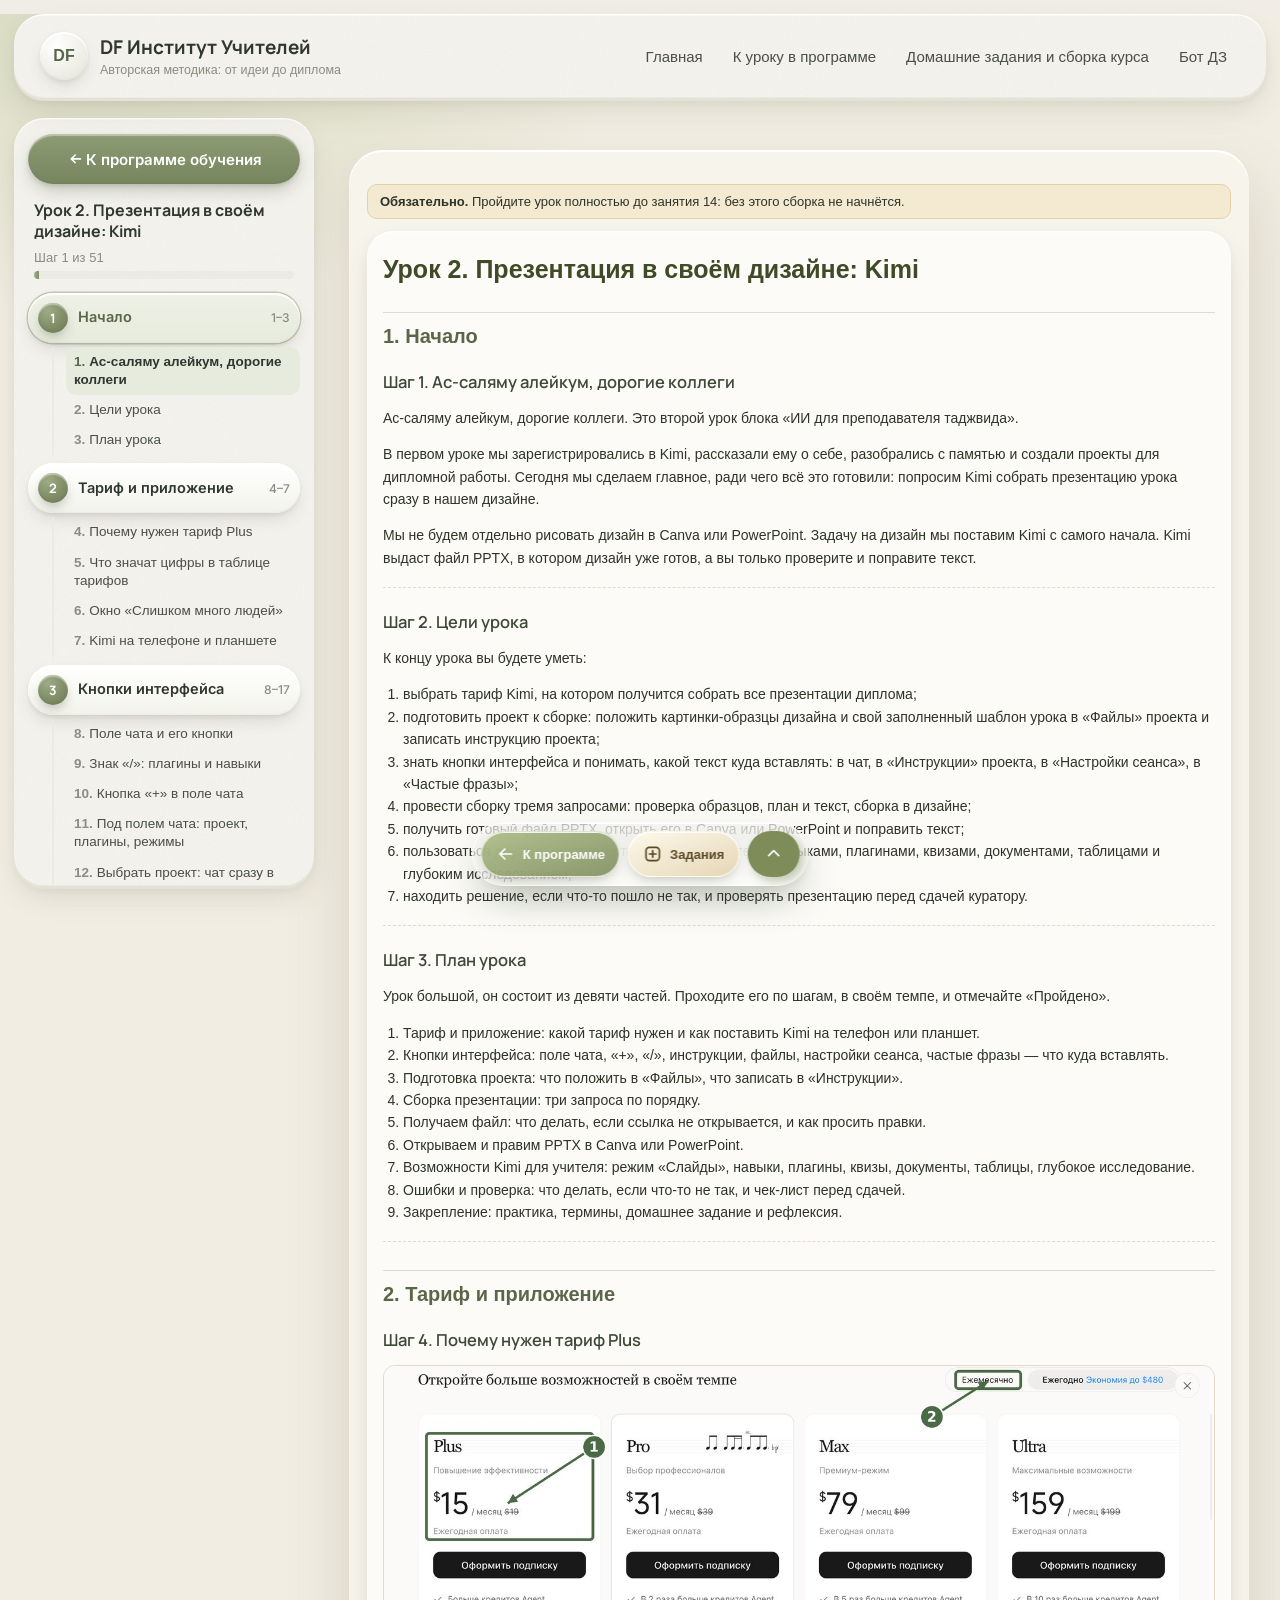
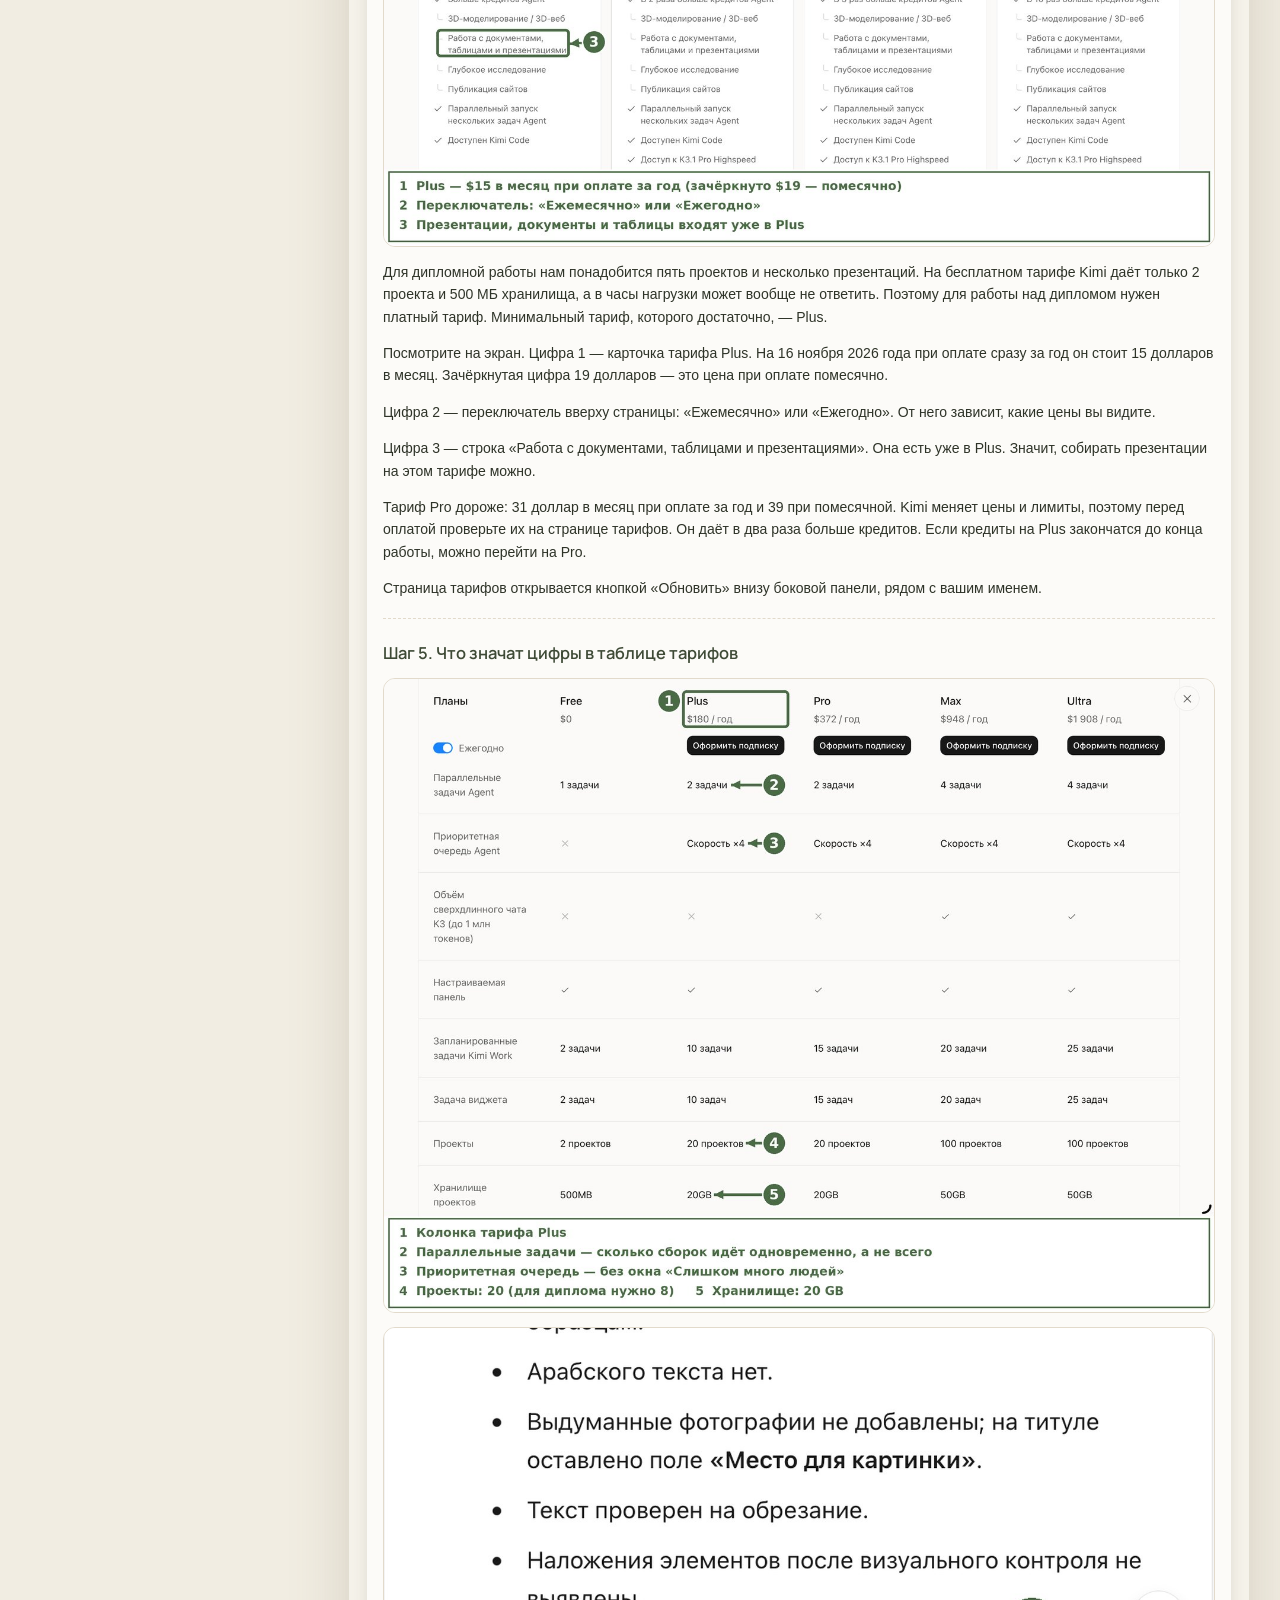
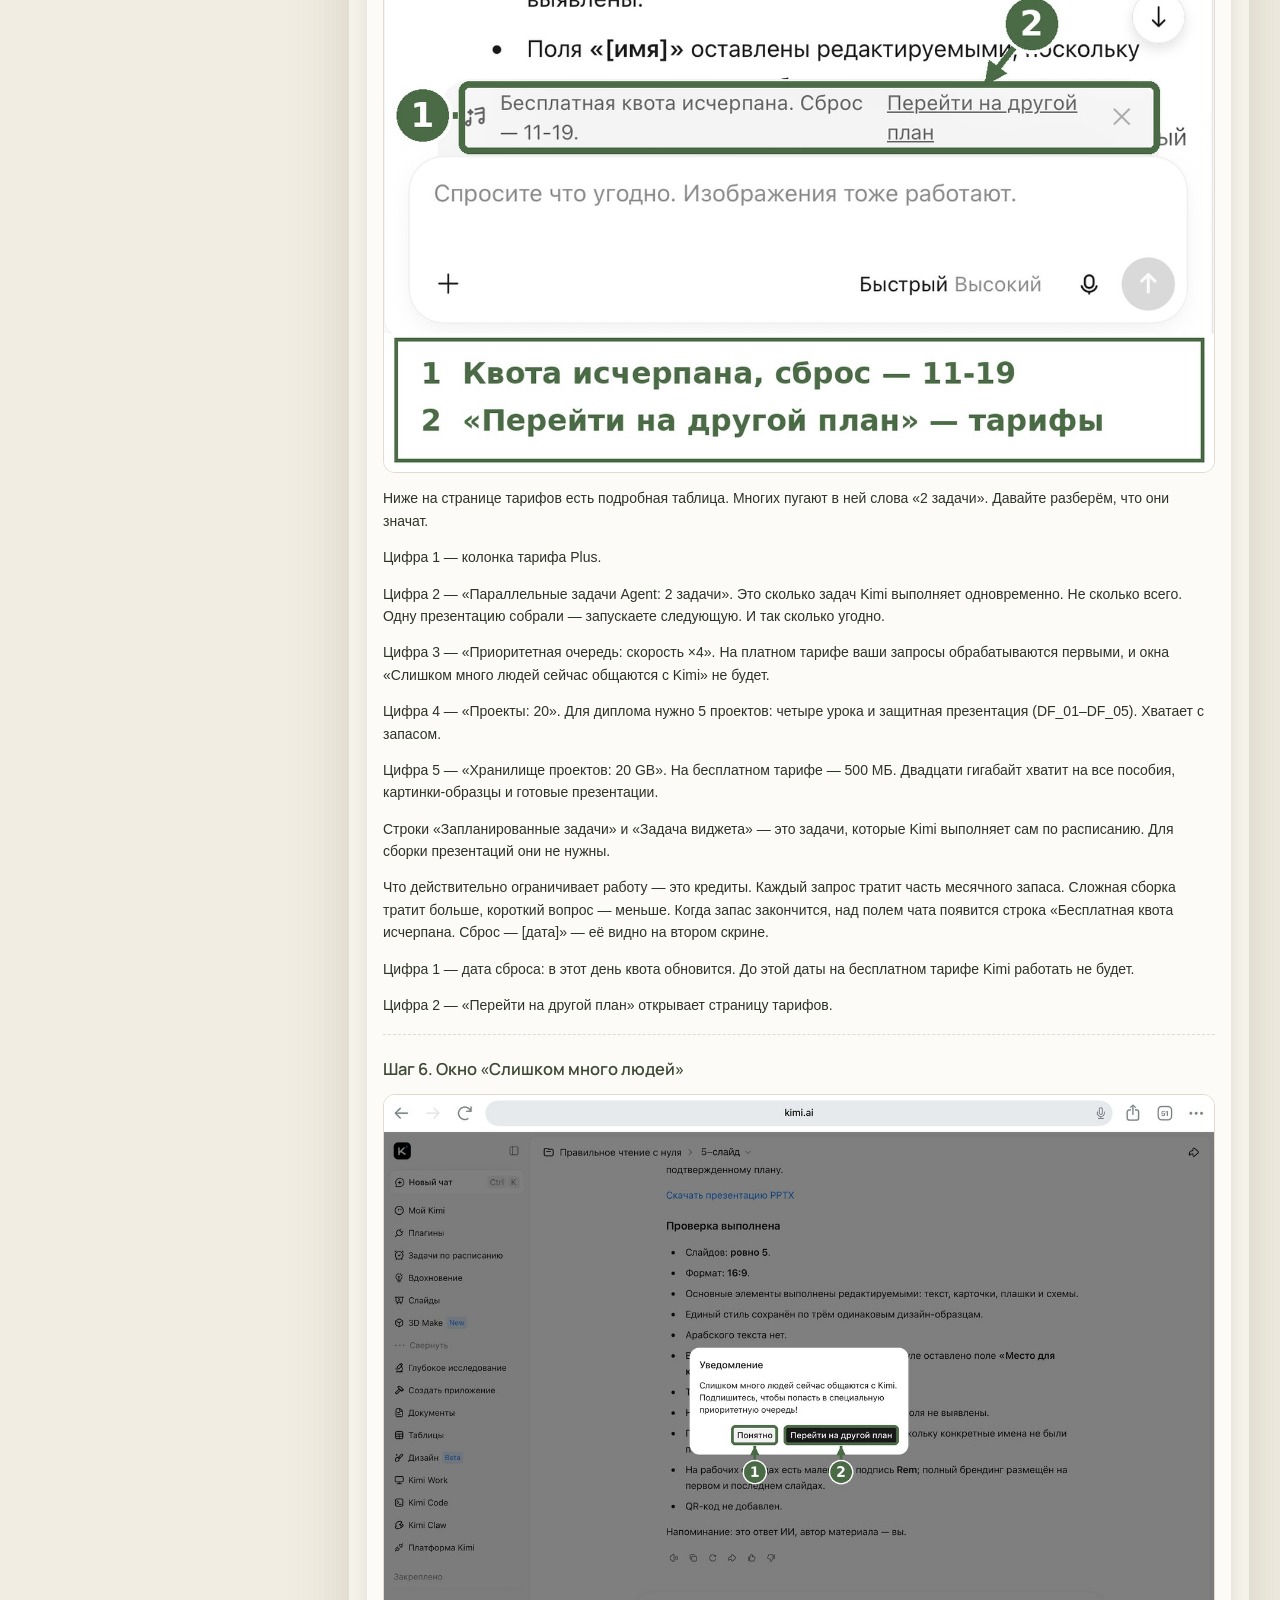
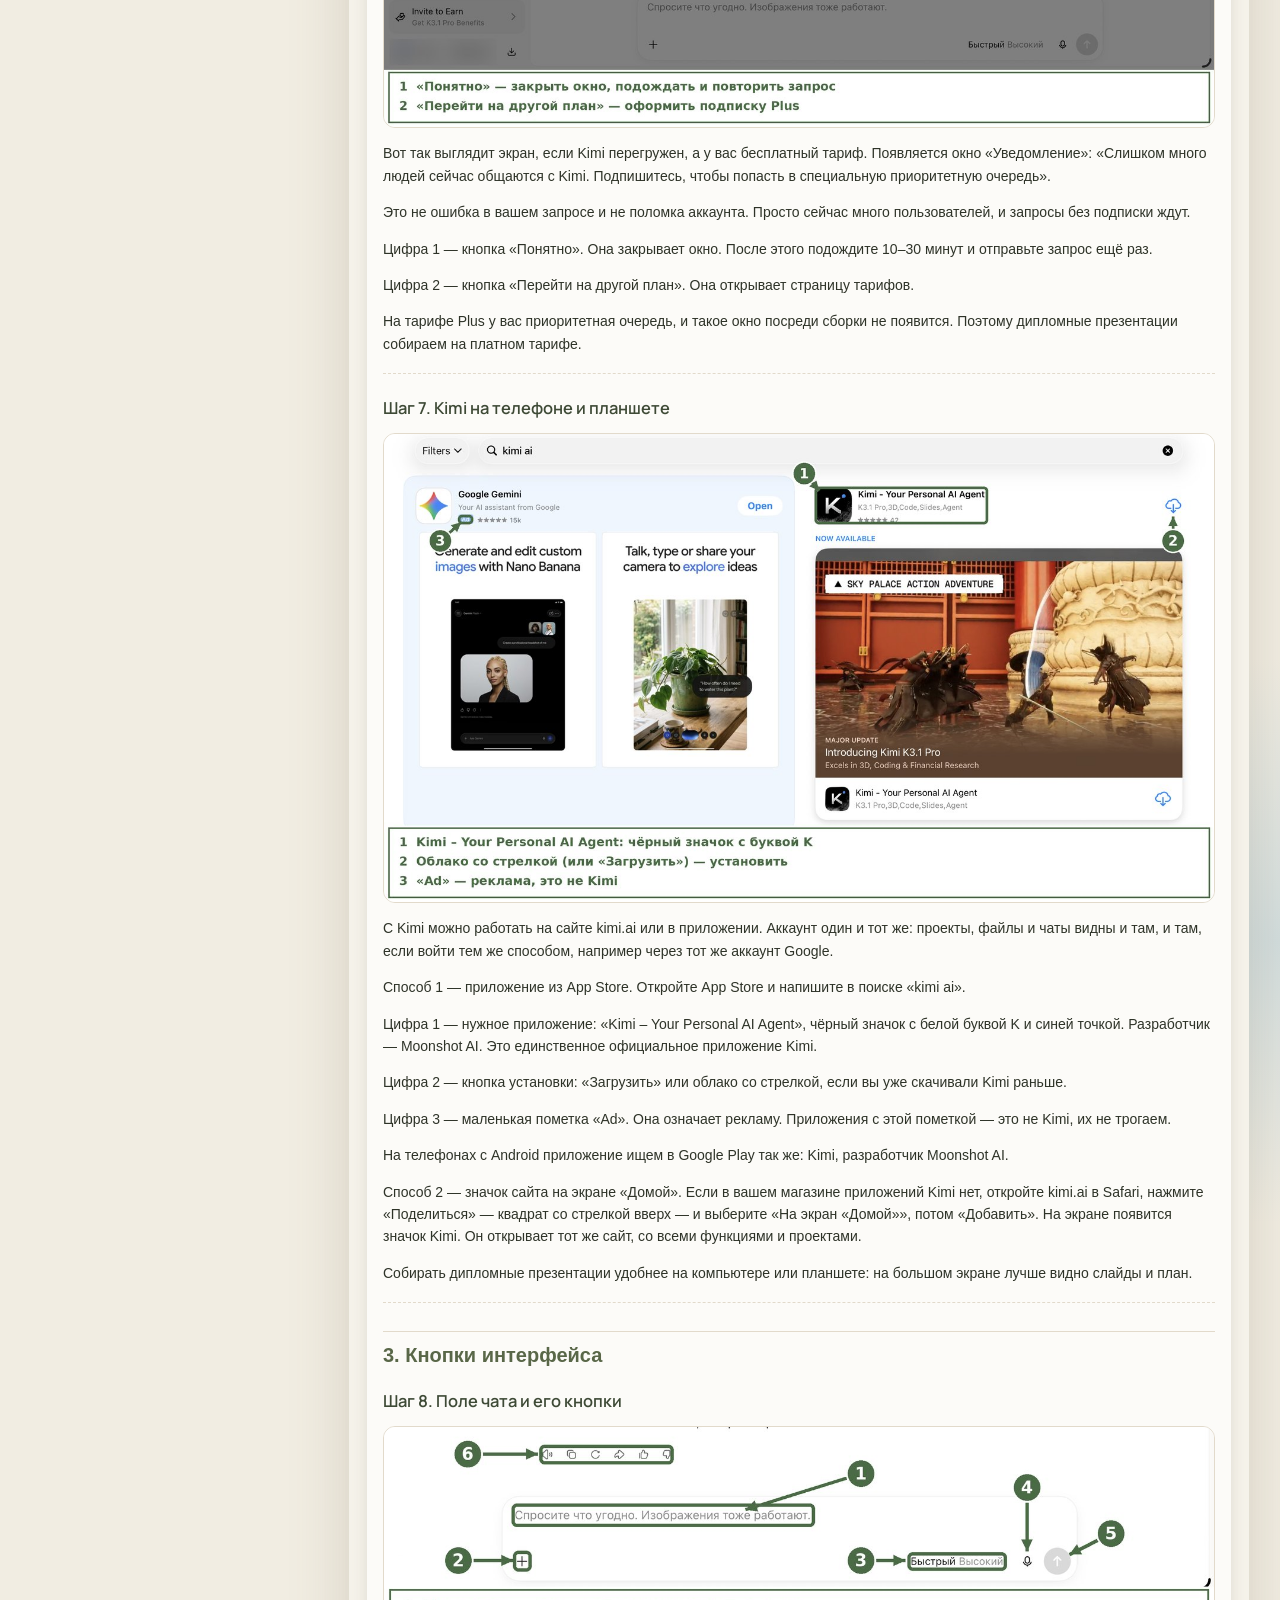
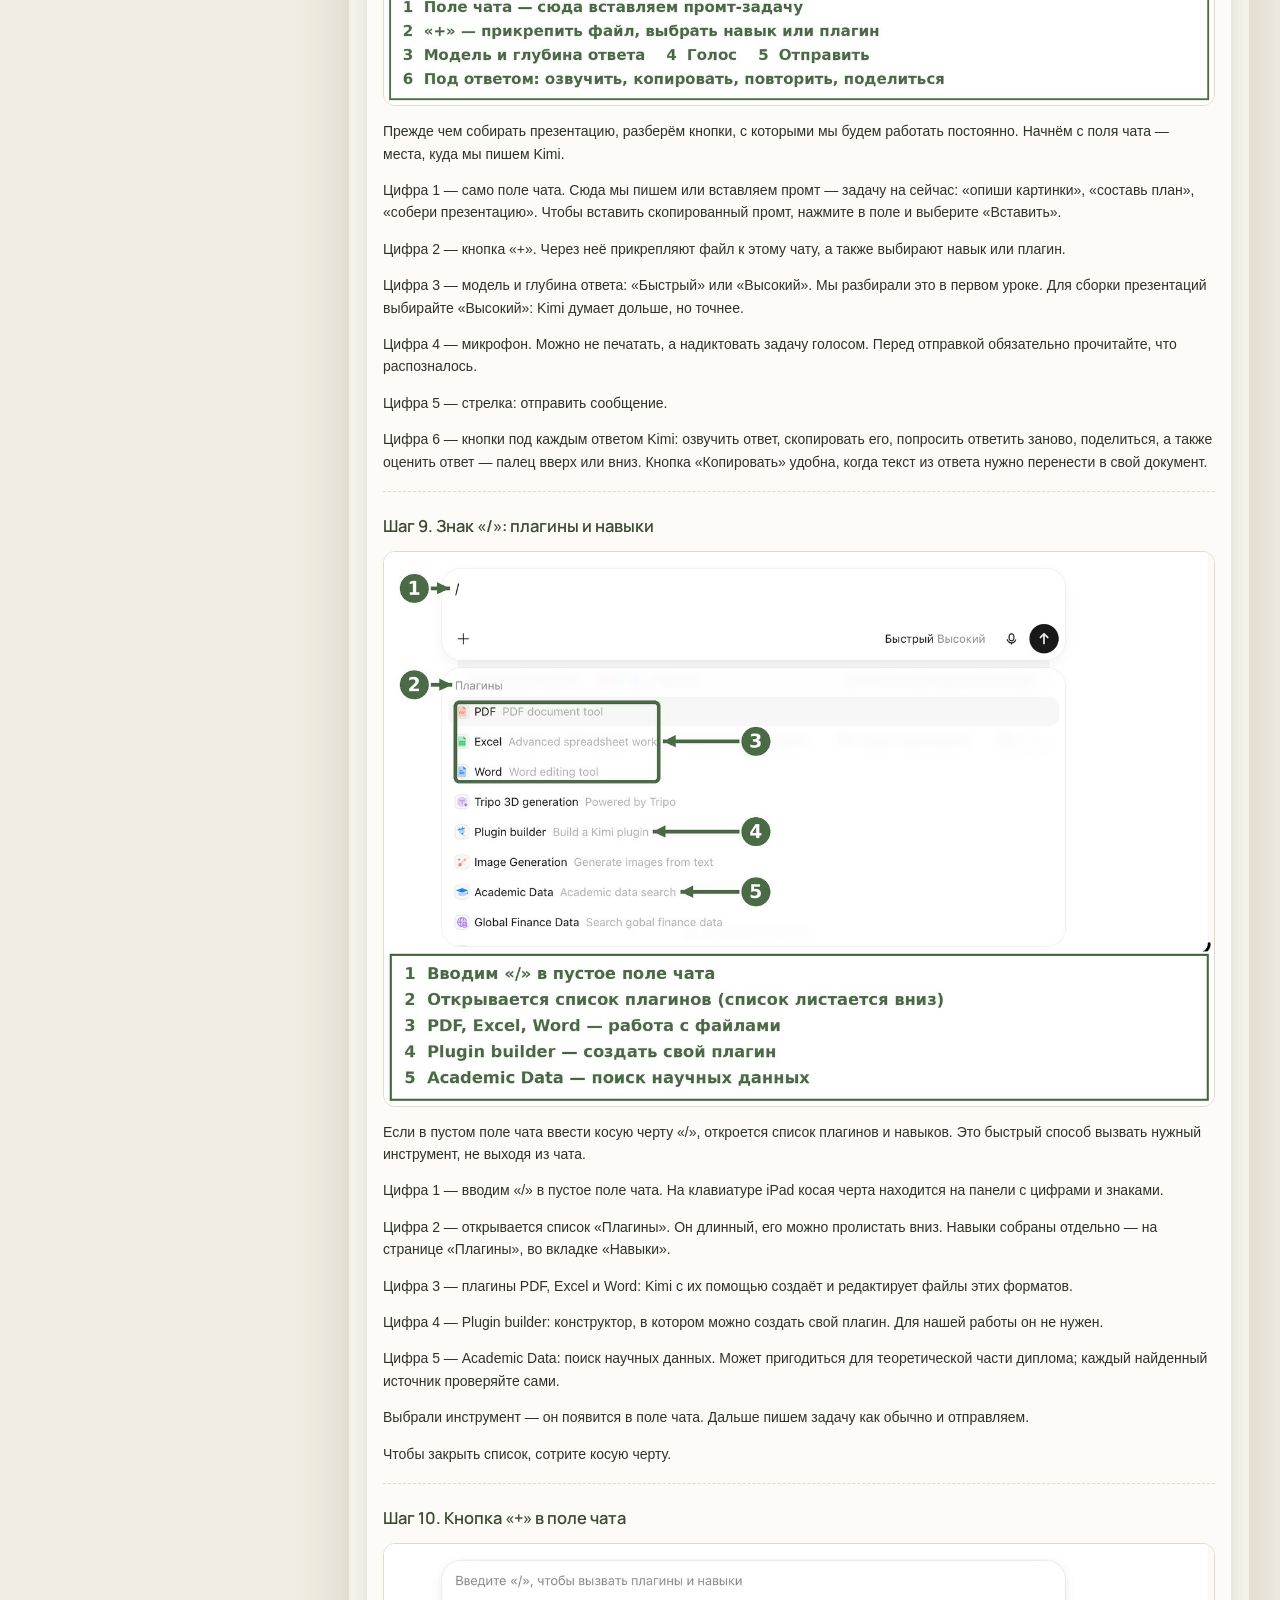
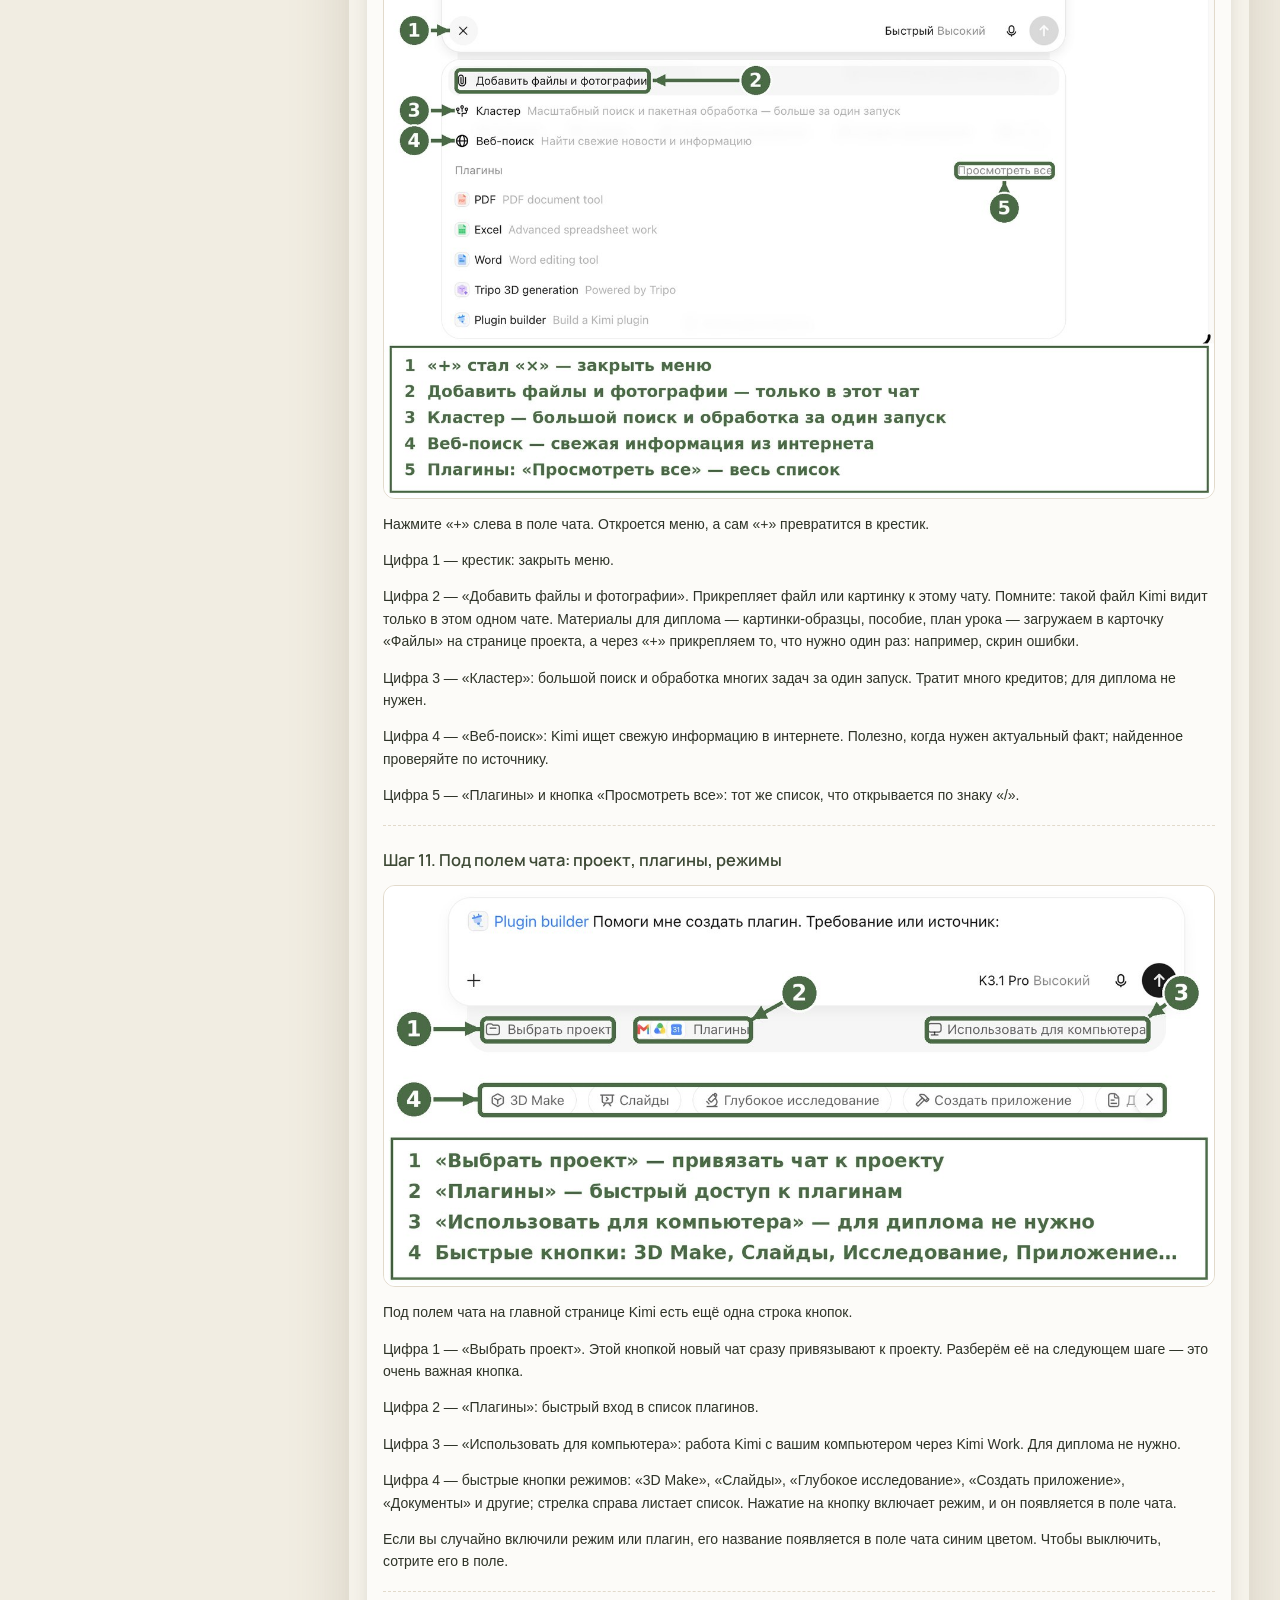
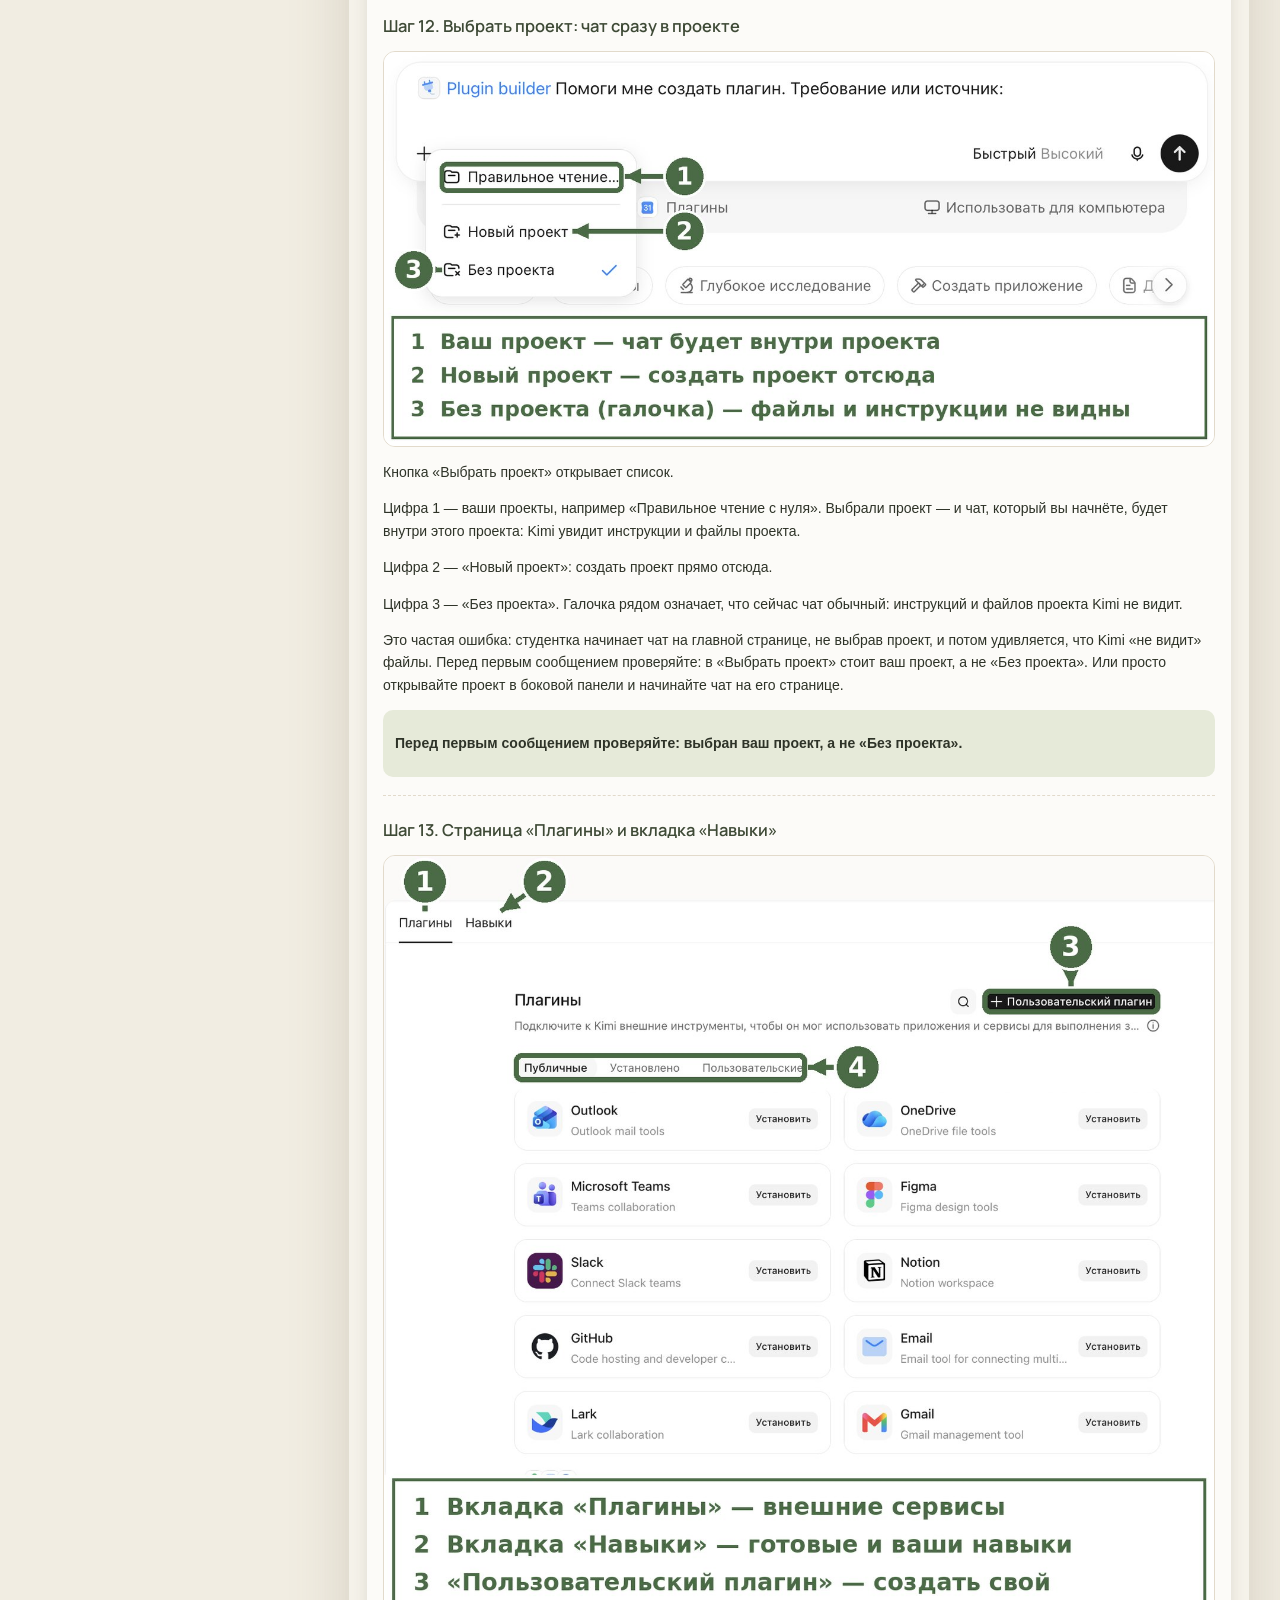
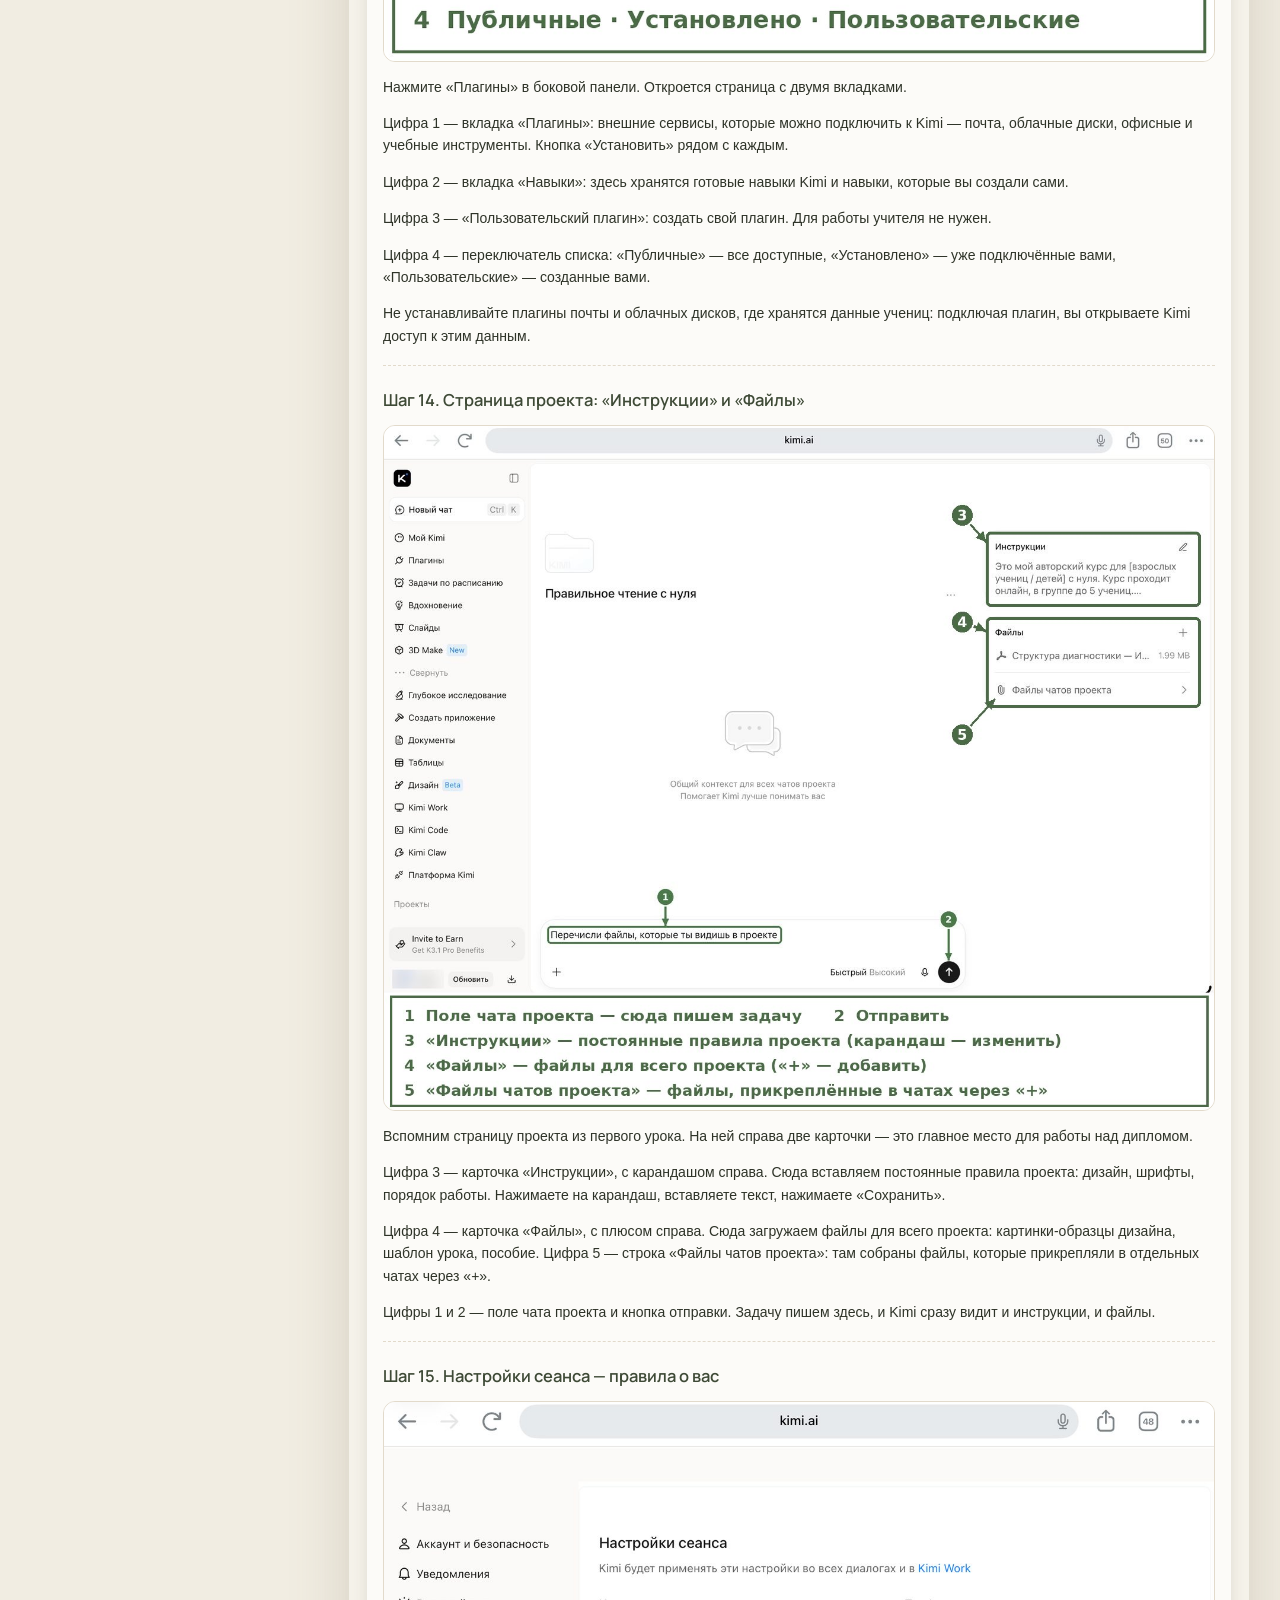
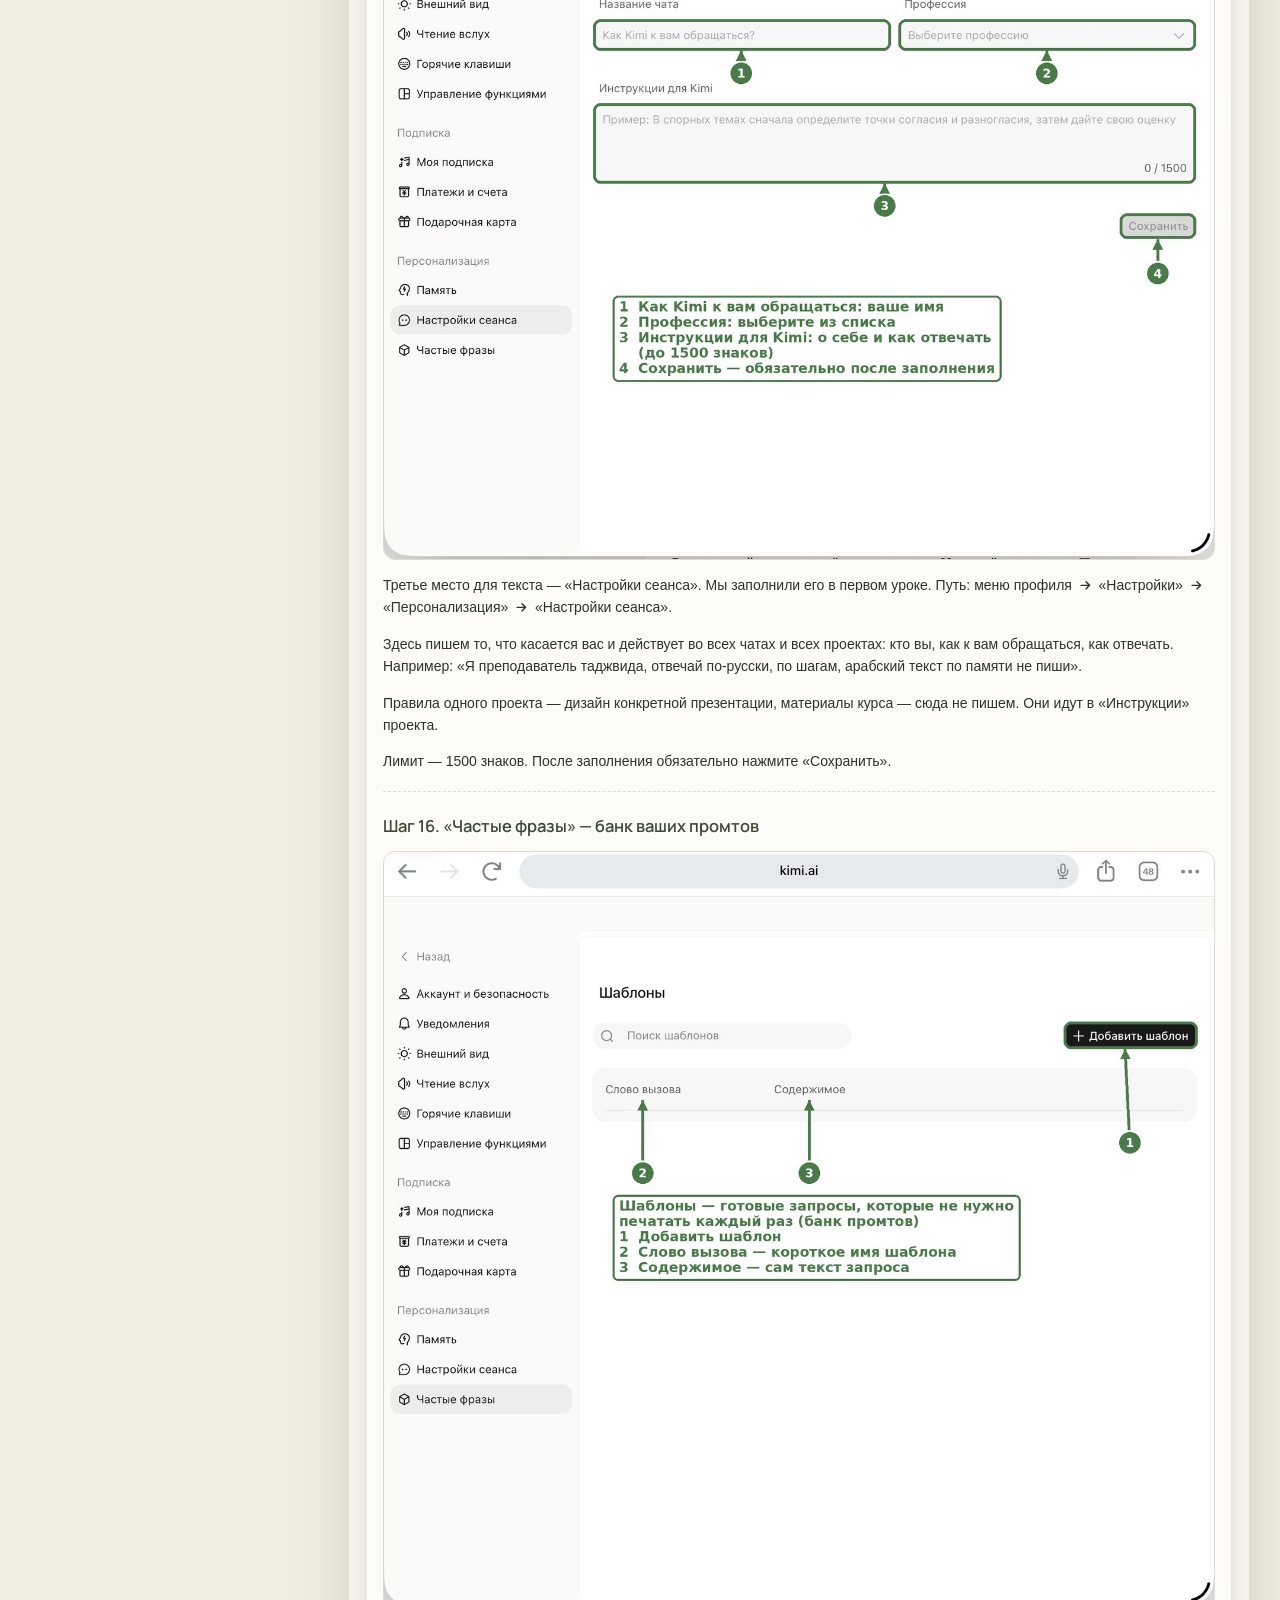
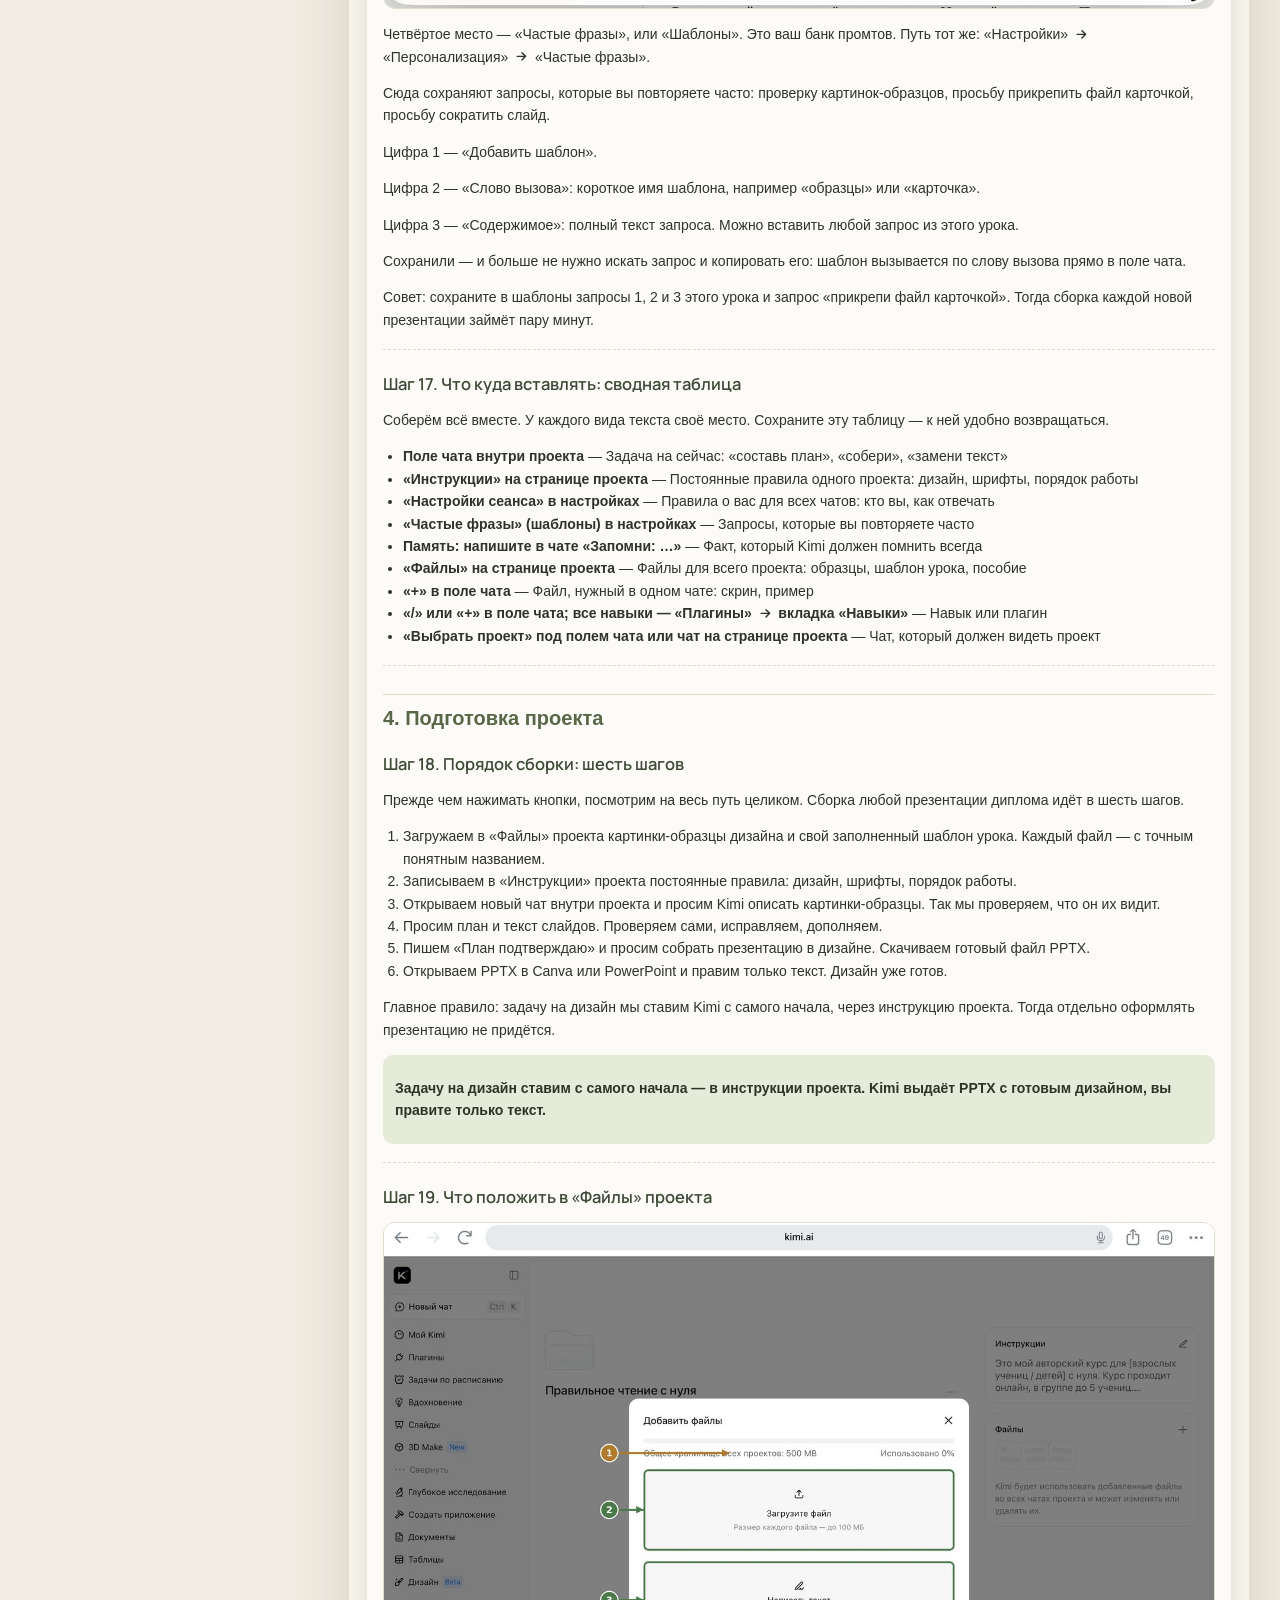
<file: preview/kimi-2.html>
<!DOCTYPE html><html lang="ru"><head><meta charset="utf-8"><meta name="viewport" content="width=device-width,initial-scale=1"><title>Урок 2. Презентация в своём дизайне: Kimi</title><style>*{box-sizing:border-box}body{margin:0;background:#F3EEE4;font-family:Georgia,serif;color:#2F3A2C}
.pg{max-width:680px;margin:0 auto;padding:18px 14px 40px}
.hero{background:linear-gradient(160deg,#E3E8D6,#FBF8F2 55%);border:1px solid #DDD5C6;border-radius:18px;padding:22px 20px}
.k{font-family:Arial;font-size:11px;letter-spacing:.12em;color:#6B7A5E}
h1{font-size:27px;font-weight:500;margin:6px 0 4px;line-height:1.15}.sub{font-family:Arial;font-size:13px;color:#5E5A4E}
.top{display:flex;gap:6px;flex-wrap:wrap;margin-top:14px}
.calm,.note{background:#E6EAD9;border-radius:10px;padding:10px 12px;font-family:Arial;font-size:13px;line-height:1.5;margin:10px 0}
.warn{background:#F8F0DA;border:1px solid #E3D2A6;border-radius:10px;padding:9px 12px;font-family:Arial;font-size:13px;margin:8px 0}
.bl{margin-top:22px}.bn{font-family:Arial;font-size:11px;letter-spacing:.12em;color:#6B7A5E}.bt{font-size:21px;font-weight:500;margin:2px 0 10px}
details{background:#FBF8F2;border:1px solid #E2DACB;border-radius:12px;margin-bottom:8px}
summary{list-style:none;cursor:pointer;padding:12px 13px;display:flex;align-items:center;gap:11px;font-size:15.5px}summary::-webkit-details-marker{display:none}
summary:after{content:"›";margin-left:auto;color:#5E5A4E;font-size:20px;transition:.2s}details[open] summary:after{transform:rotate(90deg)}
.nm{background:#D7DDCB;color:#3E4A36;border-radius:6px;font-family:Arial;font-size:11px;padding:3px 7px}
.bd{padding:0 14px 14px 14px}.bd p,.bd li{font-family:Arial;font-size:13.5px;line-height:1.55}.ds{color:#4A473D;margin:0 0 8px}
h4{font-weight:500;font-size:15px;margin:14px 0 4px}ol,ul{padding-left:20px;margin:4px 0}
.bs{display:flex;gap:6px;flex-wrap:wrap;margin-top:10px}
.b,.b2{font-family:Arial;font-size:12.5px;border-radius:8px;padding:8px 11px;text-decoration:none;display:inline-block}
.b{background:#6B7A5E;color:#fff}.b2{border:1px solid #B9C2A8;color:#4C5B3F;background:#fff}
.ft{margin-top:30px;text-align:center;font-family:Arial;font-size:11.5px;color:#5E5A4E}.sec{margin-top:26px}.sec h2{font-size:21px;font-weight:500;margin:0 0 10px}
.lead{font-family:Arial;font-size:14.5px;line-height:1.6;color:#3E4A36;margin:12px 0 0}
.grid{display:grid;grid-template-columns:1fr 1fr;gap:8px}
.card{background:#FBF8F2;border:1px solid #E2DACB;border-radius:12px;padding:12px}
.card b{display:block;font-weight:500;font-size:15px;margin-bottom:3px}.card span{font-family:Arial;font-size:12.5px;line-height:1.45;color:#5E5A4E}
.steps{counter-reset:s}.st{display:flex;gap:11px;background:#FBF8F2;border:1px solid #E2DACB;border-radius:12px;padding:11px 12px;margin-bottom:7px}
.st:before{counter-increment:s;content:counter(s);flex:none;width:26px;height:26px;border-radius:50%;background:#6B7A5E;color:#fff;font-family:Arial;font-size:13px;display:flex;align-items:center;justify-content:center}
.st div{font-family:Arial;font-size:13px;line-height:1.5}.st b{font-family:Georgia;font-weight:500;font-size:15px;display:block}
.nums{display:flex;gap:8px;margin-top:14px}.nums div{flex:1;background:#FBF8F2;border:1px solid #DDD5C6;border-radius:12px;padding:10px 6px;text-align:center}
.nums b{display:block;font-size:24px;font-weight:500;color:#4C5B3F}.nums span{font-family:Arial;font-size:11px;color:#5E5A4E}
.bd2{font-family:Arial;font-size:13px;color:#5E5A4E;margin:-4px 0 10px;line-height:1.5}
.author{background:linear-gradient(160deg,#FBF8F2,#E6EAD9);border:1px solid #DDD5C6;border-radius:16px;padding:18px}
.author p{font-family:Arial;font-size:13.5px;line-height:1.6;margin:6px 0}
@media(max-width:420px){.grid{grid-template-columns:1fr}}details,.card,.st,.calm,.warn,.note,.author{break-inside:avoid;page-break-inside:avoid}
.doc{background:#FBF8F2;border:1px solid #DDD5C6;border-radius:16px;padding:18px 16px;margin-top:12px}
.doc h1{font-size:25px}.doc h2{font-size:20px;font-weight:500;margin:28px 0 8px;padding-top:12px;border-top:1px solid #E2DACB}
.doc h3{font-size:16.5px;font-weight:500;margin:22px 0 6px;color:#3E4A36}
.doc p,.doc li,.doc td,.doc th{font-family:Arial;font-size:14px;line-height:1.6}
.doc img{max-width:100%;height:auto;border-radius:10px;border:1px solid #E2DACB;margin:8px 0;display:block}
.doc table{border-collapse:collapse;width:100%;margin:8px 0;display:block;overflow-x:auto}.doc td,.doc th{border:1px solid #E2DACB;padding:6px 8px;text-align:left;vertical-align:top}.doc th{background:#E6EAD9}
.doc code{background:#F1ECE1;padding:1px 4px;border-radius:4px;font-size:13px}.doc pre{background:#F6F1E7;border:1px solid #E2DACB;border-radius:9px;padding:10px;white-space:pre-wrap;font-size:13px}
.doc blockquote{margin:8px 0;padding:8px 12px;background:#E6EAD9;border-radius:10px}.doc hr{border:none;border-top:1px dashed #E2DACB;margin:18px 0}
.back{font-family:Arial;font-size:13px;color:#4C5B3F;text-decoration:none}</style><link rel="stylesheet" href="../img/theme.css"><link rel="icon" href="icons/icon-192.png" type="image/png"><meta name="robots" content="noindex,nofollow"><style>/* v7: академический дизайн DF Института */
@font-face{font-family:Manrope;font-weight:600;src:url(img/manrope-cyrillic-600-normal.woff2) format("woff2");unicode-range:U+0400-045F,U+0490-0491,U+04B0-04B1,U+2116}
@font-face{font-family:Manrope;font-weight:700;src:url(img/manrope-cyrillic-700-normal.woff2) format("woff2");unicode-range:U+0400-045F,U+0490-0491,U+04B0-04B1,U+2116}
@font-face{font-family:Manrope;font-weight:800;src:url(img/manrope-cyrillic-800-normal.woff2) format("woff2");unicode-range:U+0400-045F,U+0490-0491,U+04B0-04B1,U+2116}
@font-face{font-family:Manrope;font-weight:600;src:url(img/manrope-latin-600-normal.woff2) format("woff2")}
@font-face{font-family:Manrope;font-weight:700;src:url(img/manrope-latin-700-normal.woff2) format("woff2")}
@font-face{font-family:Manrope;font-weight:800;src:url(img/manrope-latin-800-normal.woff2) format("woff2")}
@font-face{font-family:Inter;font-weight:400;src:url(img/inter-cyrillic-400-normal.woff2) format("woff2");unicode-range:U+0400-045F,U+0490-0491,U+04B0-04B1,U+2116}
@font-face{font-family:Inter;font-weight:500;src:url(img/inter-cyrillic-500-normal.woff2) format("woff2");unicode-range:U+0400-045F,U+0490-0491,U+04B0-04B1,U+2116}
@font-face{font-family:Inter;font-weight:600;src:url(img/inter-cyrillic-600-normal.woff2) format("woff2");unicode-range:U+0400-045F,U+0490-0491,U+04B0-04B1,U+2116}
@font-face{font-family:Inter;font-weight:400;src:url(img/inter-latin-400-normal.woff2) format("woff2")}
@font-face{font-family:Inter;font-weight:500;src:url(img/inter-latin-500-normal.woff2) format("woff2")}
@font-face{font-family:Inter;font-weight:600;src:url(img/inter-latin-600-normal.woff2) format("woff2")}

:root{--milk:#F7F6F1;--white:#fff;--sage:#E7EBDD;--olive:#7F8E67;--dolive:#596748;--blue:#DCE7E9;--sand:#E9DDCB;--ink:#303631;--cap:#8A8D82}
body{background:var(--milk)!important;font-family:Inter,"Segoe UI",Arial,sans-serif}
.kmast{position:fixed;top:0;left:0;right:0;height:84px;z-index:50;display:flex;align-items:center;gap:20px;padding:0 26px;background:#fff;box-shadow:0 1px 0 #ECEAE2,0 8px 24px rgba(70,72,55,.06)}
.klogo{display:flex;align-items:center;gap:12px;text-decoration:none}
.klg{width:48px;height:48px;border-radius:14px;display:grid;place-items:center;font:800 18px Manrope,sans-serif;color:var(--dolive);background:linear-gradient(160deg,#fff,#EEF0E6);box-shadow:inset 0 1px 0 #fff,inset 0 -2px 3px rgba(89,103,72,.12),0 4px 10px rgba(70,72,55,.14)}
.klogo b{display:block;font:700 19px Manrope,sans-serif;color:var(--ink)}.klogo small{font-size:12.5px;color:var(--cap)}
.ktop{margin-left:auto;display:flex;gap:4px}.ktop a{font-size:15px;font-weight:500;color:#4A4F48;text-decoration:none;padding:9px 13px;border-radius:12px}.ktop a:hover{background:var(--milk)}
.kburger{display:none;border:0;width:44px;height:44px;border-radius:14px;color:#fff;font-size:18px;cursor:pointer;background:linear-gradient(180deg,#93A27A,#7F8E67 55%,#717F5B);box-shadow:inset 0 1px 0 rgba(255,255,255,.45),0 4px 10px rgba(89,103,72,.3)}
.kside{position:fixed;top:84px;left:0;bottom:0;width:300px;overflow:auto;background:#fff;box-shadow:1px 0 0 #ECEAE2;padding:16px 14px 30px;z-index:40}
.kback{display:flex;align-items:center;justify-content:center;min-height:46px;border-radius:14px;font:600 15px Inter,sans-serif;color:#fff;text-decoration:none;background:linear-gradient(180deg,#93A27A,#7F8E67 55%,#717F5B);box-shadow:inset 0 1px 0 rgba(255,255,255,.45),inset 0 -2px 0 rgba(48,54,49,.18),0 6px 14px rgba(89,103,72,.28)}
.kttl{margin:16px 6px 4px;font:700 16px/1.3 Manrope,sans-serif;color:var(--ink)}
.kprog{margin:8px 6px 14px;font-size:13px;color:var(--cap)}.kbar{height:8px;border-radius:9px;background:#ECEBE3;margin-top:6px;overflow:hidden}.kbar i{display:block;height:100%;width:0;background:linear-gradient(90deg,#A3B18A,#7F8E67);transition:width .3s}
.kgrp{margin-bottom:6px}
.kgh{display:flex;align-items:center;gap:10px;width:100%;text-align:left;border:0;cursor:pointer;padding:10px 10px;border-radius:14px;font:600 14.5px/1.3 Inter,sans-serif;color:var(--ink);
 background:linear-gradient(180deg,#FFFFFF,#F3F3EC);box-shadow:inset 0 1px 0 #fff,inset 0 -2px 0 rgba(89,103,72,.08),0 3px 8px rgba(70,72,55,.08),0 0 0 1px #ECEBE3}
.kgh .kn{flex:none;width:30px;height:30px;line-height:30px;text-align:center;border-radius:50%;font:700 13px Manrope,sans-serif;color:#fff;background:linear-gradient(160deg,#93A27A,#6E7D57);box-shadow:inset 0 1px 0 rgba(255,255,255,.35),0 2px 5px rgba(89,103,72,.3)}
.kgh .kc{margin-left:auto;font-size:12px;color:var(--cap);font-weight:500}
.kgrp.on .kgh{background:var(--sage);color:var(--dolive)}
.kst{display:none;margin:4px 0 8px 24px;padding-left:12px;border-left:2px solid #ECEBE3}
.kgrp.open .kst{display:block}
.kst a{display:block;padding:6px 8px;border-radius:10px;font-size:13.5px;line-height:1.35;color:#4A4F48;text-decoration:none}
.kst a b{color:var(--cap);font-weight:600;margin-right:4px}
.kst a:hover{background:var(--milk)}.kst a.on{background:var(--sage);color:var(--ink);font-weight:600}.kst a.on b{color:var(--dolive)}
.kmain{margin-left:300px;padding-top:84px}
.kmain .pg{max-width:900px;margin:0 auto;padding:24px 28px 60px}
.kmain h2{scroll-margin-top:100px}.kmain h3{scroll-margin-top:100px}
.kmain h1,.kmain h2,.kmain h3{font-family:Manrope,Inter,sans-serif}
.kmain .doc{background:#fff;border-radius:22px;box-shadow:inset 0 1px 0 #fff,0 10px 26px rgba(70,72,55,.09),0 2px 5px rgba(70,72,55,.06)}
.kmain .doc h2{color:var(--dolive)}
.kmain img{border-radius:12px}
.kpn{display:flex;justify-content:space-between;gap:10px;margin:18px 0 0}
.kpn a{display:inline-flex;align-items:center;min-height:46px;padding:0 18px;border-radius:14px;font:600 15px Inter,sans-serif;text-decoration:none;color:var(--dolive);background:linear-gradient(180deg,#fff,#F1F1EA);box-shadow:inset 0 1px 0 #fff,inset 0 -2px 0 rgba(89,103,72,.1),0 4px 10px rgba(70,72,55,.1),0 0 0 1px #E4E4DA}
.kshade{display:none}
.kmain .topnav,.kmain>.pg>.back{display:none}

.kside .kgh{background:linear-gradient(180deg,#FFFFFF,#F3F3EC)!important;color:var(--ink)!important;border-radius:14px!important;padding:10px!important;box-shadow:inset 0 1px 0 #fff,inset 0 -2px 0 rgba(89,103,72,.08),0 3px 8px rgba(70,72,55,.08),0 0 0 1px #ECEBE3!important;font:600 14.5px/1.3 Inter,sans-serif!important}
.kside .kgrp.on .kgh{background:linear-gradient(180deg,#EEF1E6,#E7EBDD)!important;color:var(--dolive)!important;box-shadow:inset 0 1px 0 #fff,inset 0 -2px 0 rgba(89,103,72,.12),0 3px 8px rgba(70,72,55,.1),0 0 0 1px #D9DFCB!important}
.kside .kgh span,.kmast span,.kside span{font-family:inherit;margin:0;font-size:inherit;color:inherit}
.kside .kgh .kn{font:700 13px/30px Manrope,sans-serif!important;color:#fff!important}
.kside .kgh .kc{font-size:12px!important;color:var(--cap)!important;font-weight:500}
.kmast .klg{color:var(--dolive)!important}.kside .kgh .kc{margin-left:auto!important}
.kmast .klogo small{font-size:12.5px;color:var(--cap)}.kmast .klogo b{color:var(--ink)}
.kmast .kburger{background:linear-gradient(180deg,#93A27A,#7F8E67 55%,#717F5B)!important;border-radius:14px!important;padding:0!important;width:44px;height:44px}
@media(max-width:1100px){.ktop{display:none}}
/* v9: тактильный 3D-макет — claymorphism + мягкий неоморфизм */
:root{
 --base:#EFEDE6;--panel:#F7F6F1;--card:#FCFBF8;
 --grain:url("data:image/svg+xml,%3Csvg xmlns='http://www.w3.org/2000/svg' width='220' height='220'%3E%3Cfilter id='n'%3E%3CfeTurbulence type='fractalNoise' baseFrequency='.85' numOctaves='3' stitchTiles='stitch'/%3E%3CfeColorMatrix values='0 0 0 0 .35 0 0 0 0 .34 0 0 0 0 .3 0 0 0 .5 0'/%3E%3C/filter%3E%3Crect width='100%25' height='100%25' filter='url(%23n)' opacity='.22'/%3E%3C/svg%3E");
 --stone:url("data:image/svg+xml,%3Csvg xmlns='http://www.w3.org/2000/svg' width='160' height='160'%3E%3Cfilter id='s'%3E%3CfeTurbulence type='fractalNoise' baseFrequency='1.6' numOctaves='2' stitchTiles='stitch'/%3E%3CfeColorMatrix values='0 0 0 0 .3 0 0 0 0 .3 0 0 0 0 .26 0 0 0 .9 0'/%3E%3C/filter%3E%3Crect width='100%25' height='100%25' filter='url(%23s)' opacity='.35'/%3E%3C/svg%3E");
 --lift:0 1.5px 0 rgba(255,255,255,.95) inset,0 -1px 0 rgba(120,115,95,.06) inset,0 3px 0 #E4E1D6,0 14px 30px -6px rgba(84,80,62,.16),0 4px 10px rgba(84,80,62,.06);
 --liftS:0 1px 0 rgba(255,255,255,.95) inset,0 2px 0 #E6E3D9,0 8px 18px -4px rgba(84,80,62,.14);
 --clay:inset 0 2px 1px rgba(255,255,255,.42),inset 0 -1px 2px rgba(48,54,49,.06),0 8px 18px -4px rgba(89,103,72,.38),0 2px 4px rgba(89,103,72,.18);
 --clayL:inset 0 2px 1px rgba(255,255,255,1),inset 0 -1px 2px rgba(120,115,95,.06),0 8px 18px -5px rgba(84,80,62,.2),0 2px 4px rgba(84,80,62,.08);
}
/* основа: матовая штукатурка */
body{background-color:var(--base);background-image:var(--grain),radial-gradient(1200px 700px at 15% -10%,#F6F5F0,transparent 60%),radial-gradient(900px 600px at 100% 100%,#E7E5DC,transparent 60%)!important;background-attachment:fixed}
/* шапка — парящая панель */
.mast,.kmast{top:14px;left:14px;right:14px;border-radius:30px;background:var(--panel)!important;background-image:var(--grain)!important;box-shadow:var(--lift)!important}
.lg,.klg{border-radius:50%!important;background:radial-gradient(circle at 35% 28%,#FFFFFF,#ECEBE3 70%)!important;box-shadow:var(--clayL)!important}
.topnav a,.ktop a{border-radius:999px}
.topnav a.active{background:var(--sage);box-shadow:var(--liftS)}
/* боковая панель — отдельный объект */
.sidebar{top:132px!important;left:14px;bottom:14px;width:290px;border-radius:30px!important;background:var(--panel)!important;background-image:var(--grain)!important;box-shadow:var(--lift)!important;padding:14px 12px 22px}
.kside{top:118px;left:14px;bottom:14px;border-radius:30px;background:var(--panel)!important;background-image:var(--grain)!important;box-shadow:var(--lift)!important}
main{margin-left:318px!important;padding-top:132px!important}
.kmain{margin-left:328px;padding-top:112px}
.crumbs{padding-top:4px}
/* большая панель контента */
.content{background:rgba(247,246,241,.86);background-image:var(--grain);border-radius:40px;box-shadow:var(--lift);margin:6px 14px 24px 0!important;padding:30px 32px 50px!important;max-width:1020px}
/* карточки — матовая плотная бумага / керамика */
.box,.card,.les,.mcard,.mhero,.acts div,.facts>div,.endm,.step,.hero2,.aboutb,.kmain .doc,.lib,.pf{border-radius:26px!important;background-color:var(--card);box-shadow:var(--lift)!important;border:0}
.les.cur,.mcard.cur{box-shadow:var(--lift),0 0 0 2px rgba(127,142,103,.55)!important}
.step{background:linear-gradient(160deg,#FFFFFF,#F3F5EC)!important}
.aboutb{background:linear-gradient(160deg,#EEF1E6,#E3E8D7)!important}
.card.o{background:linear-gradient(160deg,#E8F0F1,#DCE7E9)!important}
.mgoal div{border-radius:18px;box-shadow:var(--liftS)!important}
.rule{border-radius:20px!important;box-shadow:var(--liftS)!important}
.tag,.kind,.now,.okm{border-radius:999px;box-shadow:inset 0 1px 0 rgba(255,255,255,.7),0 2px 5px rgba(84,80,62,.1)}
/* кнопки — накладные капсулы из матового силикона */
.btn3d,.olb,.sgo,.kback,.kpn a{border-radius:999px!important;min-height:50px;padding:0 26px;
 background:linear-gradient(180deg,#8D9C74 0%,#7F8E67 60%,#76855F 100%)!important;box-shadow:var(--clay)!important;color:#fff!important}
.btn3d.alt,.ago,.kpn a{color:var(--dolive)!important;background:linear-gradient(180deg,#FFFFFF,#F2F1EB)!important;box-shadow:var(--clayL)!important}
.btn3d:hover,.olb:hover,.sgo:hover,.kback:hover{transform:translateY(-2px)}
.btn3d:active,.olb:active{transform:translateY(0);box-shadow:var(--clay)!important}
.mat,.ch{border-radius:999px!important;min-height:48px;padding:0 22px;box-shadow:var(--clayL)!important;background:linear-gradient(180deg,#FFFFFF,#F2F1EB)!important}
.les.open .mat,.ch.main,.ch.pres{background:linear-gradient(180deg,#8D9C74,#7F8E67 60%,#76855F)!important;box-shadow:var(--clay)!important;color:#fff!important}
.ch.skl{background:linear-gradient(180deg,#EEF4F5,#DCE7E9)!important;box-shadow:inset 0 2px 1px rgba(255,255,255,.9),0 8px 18px -5px rgba(70,95,100,.25),0 2px 4px rgba(70,95,100,.1)!important}
.ch.add{background:var(--card)!important;box-shadow:var(--clayL)!important}
.sts{border-radius:999px!important;border:0!important;background:var(--card)!important;box-shadow:inset 0 1px 3px rgba(84,80,62,.12),0 1px 0 #fff!important;padding:0 14px}
.nav,.modnav,.sl{border-radius:999px}
.modnav{border-radius:22px}
.nav.active,.modnav.active,.sl.cur{background:linear-gradient(180deg,#EEF1E6,#E4E9D8)!important;box-shadow:var(--liftS)}
.kside .kgh{border-radius:999px!important;box-shadow:var(--clayL)!important}
.kside .kgrp.on .kgh{box-shadow:var(--clayL),0 0 0 1.5px rgba(127,142,103,.4)!important}
/* круглые объёмные элементы — глина */
.mb,.dot,.facts b,.kgh .kn,.smn,.vnav,#vx{border-radius:50%!important;box-shadow:inset 0 2px 1px rgba(255,255,255,.4),inset 0 -2px 3px rgba(48,54,49,.08),0 6px 12px -3px rgba(89,103,72,.4)!important}
.mb,.dot,.facts b,.kgh .kn{background:radial-gradient(circle at 34% 28%,#9DAB86,#7F8E67 55%,#6F7D59)!important}
.modnav.lock .mb{background:radial-gradient(circle at 34% 28%,#C7CFB7,#AEB99B)!important}
.vnav,#vx{background:radial-gradient(circle at 34% 28%,#FFFFFF,#ECEBE3)!important;border-radius:50%!important}
/* декоративные камни */
.hero2{position:relative;overflow:visible!important}
.hero2:before,.hero2:after{content:"";position:absolute;border-radius:50%;pointer-events:none;z-index:3;background-image:var(--stone)}
.hero2:before{width:74px;height:66px;left:-18px;bottom:-22px;background-color:#D9D6CB;background-image:var(--stone),radial-gradient(circle at 35% 28%,#EEECE5,#CFCBBF 70%);box-shadow:inset 0 2px 2px rgba(255,255,255,.6),0 12px 20px -6px rgba(84,80,62,.35);border-radius:52% 48% 46% 54%/56% 52% 48% 44%}
.hero2:after{width:40px;height:36px;left:48px;bottom:-14px;background-image:var(--stone),radial-gradient(circle at 35% 28%,#E3E9D7,#B9C3A6 72%);box-shadow:inset 0 2px 2px rgba(255,255,255,.55),0 10px 16px -6px rgba(84,80,62,.35);border-radius:48% 52% 55% 45%/52% 46% 54% 48%}
.himg{overflow:hidden;border-radius:0 26px 26px 0}
.mhero{position:relative}
.mhero:after{content:"";position:absolute;right:26px;top:24px;width:58px;height:52px;background-image:var(--stone),radial-gradient(circle at 35% 28%,#EEF2F2,#C9D8DB 72%);border-radius:52% 48% 46% 54%/56% 52% 48% 44%;box-shadow:inset 0 2px 2px rgba(255,255,255,.6),0 12px 18px -6px rgba(84,80,62,.3)}
.farewell{box-shadow:var(--lift)!important;border-radius:30px!important}
@media(max-width:900px){
 .mast,.kmast{top:8px;left:8px;right:8px;border-radius:24px}
 .sidebar,.kside{top:0!important;left:0;bottom:0;border-radius:0 28px 28px 0!important}
 main{margin-left:0!important;padding-top:88px!important}.kmain{margin-left:0;padding-top:84px}
 .content{margin:4px 8px 18px!important;padding:18px 14px 40px!important;border-radius:30px}
 .mhero:after{width:40px;height:36px;right:16px;top:16px}
}
body:before{content:"";position:fixed;top:0;left:0;right:0;height:14px;background:var(--base);z-index:49}
@media(max-width:900px){body:before{height:8px}}

@media(max-width:900px){
 .kmast{height:68px;padding:0 12px;gap:10px}.kburger{display:block}.klogo b{font-size:16px}.klogo small{font-size:11px}.klg{width:42px;height:42px}
 .kside{top:0;z-index:60;width:min(320px,88vw);transform:translateX(-105%);transition:transform .25s;border-radius:0 22px 22px 0}
 body.knav .kside{transform:none}body.knav .kshade{display:block;position:fixed;inset:0;background:rgba(40,40,30,.35);z-index:55}
 .kmain{margin-left:0;padding-top:68px}.kmain .pg{padding:16px 12px 50px}
}
</style><link rel="stylesheet" href="glass2027.css?v=9"></head><body><header class="kmast"><button class="kburger" id="kb" type="button" aria-label="Навигация">☰</button><a class="klogo" href="index.html#home"><span class="klg">DF</span><span><b>DF Институт Учителей</b><small>Авторская методика: от идеи до диплома</small></span></a>
<nav class="ktop"><a href="index.html#home">Главная</a><a href="index.html#z13">К уроку в программе</a><a href="../konstruktor.html">Домашние задания и сборка курса</a><a href="https://t.me/dz_df2027_bot" target="_blank" rel="noopener">Бот ДЗ</a></nav></header>
<aside class="kside" id="ks"><a class="kback" href="index.html#z13">← К программе обучения</a><div class="kttl">Урок 2. Презентация в своём дизайне: Kimi</div><div class="kprog"><span id="kpt">Шаг 1 из 51</span><div class="kbar"><i id="kbar"></i></div></div><div class="kgrp" data-g="1"><button class="kgh" type="button"><span class="kn">1</span><span>Начало</span><span class="kc">1–3</span></button><div class="kst"><a href="#k1" data-k="1"><b>1.</b>Ас-саляму алейкум, дорогие коллеги</a><a href="#k2" data-k="2"><b>2.</b>Цели урока</a><a href="#k3" data-k="3"><b>3.</b>План урока</a></div></div><div class="kgrp" data-g="2"><button class="kgh" type="button"><span class="kn">2</span><span>Тариф и приложение</span><span class="kc">4–7</span></button><div class="kst"><a href="#k4" data-k="4"><b>4.</b>Почему нужен тариф Plus</a><a href="#k5" data-k="5"><b>5.</b>Что значат цифры в таблице тарифов</a><a href="#k6" data-k="6"><b>6.</b>Окно «Слишком много людей»</a><a href="#k7" data-k="7"><b>7.</b>Kimi на телефоне и планшете</a></div></div><div class="kgrp" data-g="3"><button class="kgh" type="button"><span class="kn">3</span><span>Кнопки интерфейса</span><span class="kc">8–17</span></button><div class="kst"><a href="#k8" data-k="8"><b>8.</b>Поле чата и его кнопки</a><a href="#k9" data-k="9"><b>9.</b>Знак «/»: плагины и навыки</a><a href="#k10" data-k="10"><b>10.</b>Кнопка «+» в поле чата</a><a href="#k11" data-k="11"><b>11.</b>Под полем чата: проект, плагины, режимы</a><a href="#k12" data-k="12"><b>12.</b>Выбрать проект: чат сразу в проекте</a><a href="#k13" data-k="13"><b>13.</b>Страница «Плагины» и вкладка «Навыки»</a><a href="#k14" data-k="14"><b>14.</b>Страница проекта: «Инструкции» и «Файлы»</a><a href="#k15" data-k="15"><b>15.</b>Настройки сеанса — правила о вас</a><a href="#k16" data-k="16"><b>16.</b>«Частые фразы» — банк ваших промтов</a><a href="#k17" data-k="17"><b>17.</b>Что куда вставлять: сводная таблица</a></div></div><div class="kgrp" data-g="4"><button class="kgh" type="button"><span class="kn">4</span><span>Подготовка проекта</span><span class="kc">18–21</span></button><div class="kst"><a href="#k18" data-k="18"><b>18.</b>Порядок сборки: шесть шагов</a><a href="#k19" data-k="19"><b>19.</b>Что положить в «Файлы» проекта</a><a href="#k20" data-k="20"><b>20.</b>Куда вставлять промт: «Инструкции» или чат</a><a href="#k21" data-k="21"><b>21.</b>Инструкция проекта: дизайн и порядок работы</a></div></div><div class="kgrp" data-g="5"><button class="kgh" type="button"><span class="kn">5</span><span>Сборка презентации</span><span class="kc">22–27</span></button><div class="kst"><a href="#k22" data-k="22"><b>22.</b>Новый чат для каждой презентации</a><a href="#k23" data-k="23"><b>23.</b>Запрос 1. Kimi проверяет картинки-образцы</a><a href="#k24" data-k="24"><b>24.</b>Запрос 2. План и текст слайдов</a><a href="#k25" data-k="25"><b>25.</b>Проверяем план сами</a><a href="#k26" data-k="26"><b>26.</b>Запрос 3. Сборка в дизайне</a><a href="#k27" data-k="27"><b>27.</b>Kimi собрал презентацию</a></div></div><div class="kgrp" data-g="6"><button class="kgh" type="button"><span class="kn">6</span><span>Получаем файл</span><span class="kc">28–31</span></button><div class="kst"><a href="#k28" data-k="28"><b>28.</b>Если ссылка не открывается</a><a href="#k29" data-k="29"><b>29.</b>Ссылка sandbox: просим карточку файла</a><a href="#k30" data-k="30"><b>30.</b>Карточка файла и предпросмотр</a><a href="#k31" data-k="31"><b>31.</b>Правки — в том же чате</a></div></div><div class="kgrp" data-g="7"><button class="kgh" type="button"><span class="kn">7</span><span>Открываем и правим PPTX</span><span class="kc">32–36</span></button><div class="kst"><a href="#k32" data-k="32"><b>32.</b>Скачиваем файл: куда сохранить</a><a href="#k33" data-k="33"><b>33.</b>Открываем PPTX в Canva</a><a href="#k34" data-k="34"><b>34.</b>Открываем PPTX в PowerPoint</a><a href="#k35" data-k="35"><b>35.</b>Что проверить после открытия</a><a href="#k36" data-k="36"><b>36.</b>Правим текст и сохраняем</a></div></div><div class="kgrp" data-g="8"><button class="kgh" type="button"><span class="kn">8</span><span>Возможности Kimi для учителя</span><span class="kc">37–44</span></button><div class="kst"><a href="#k37" data-k="37"><b>37.</b>Карта инструментов Kimi</a><a href="#k38" data-k="38"><b>38.</b>Режим «Слайды»: второй способ</a><a href="#k39" data-k="39"><b>39.</b>Навыки и знак «/»</a><a href="#k40" data-k="40"><b>40.</b>Плагины</a><a href="#k41" data-k="41"><b>41.</b>Квизы и игры: «Создать приложение»</a><a href="#k42" data-k="42"><b>42.</b>Документы: карточка ДЗ и термины</a><a href="#k43" data-k="43"><b>43.</b>Таблицы: трекер домашних заданий</a><a href="#k44" data-k="44"><b>44.</b>Глубокое исследование для диплома</a></div></div><div class="kgrp" data-g="9"><button class="kgh" type="button"><span class="kn">9</span><span>Ошибки и проверка</span><span class="kc">45–46</span></button><div class="kst"><a href="#k45" data-k="45"><b>45.</b>Частые ошибки и что делать</a><a href="#k46" data-k="46"><b>46.</b>Чек-лист перед сдачей куратору</a></div></div><div class="kgrp" data-g="10"><button class="kgh" type="button"><span class="kn">10</span><span>Закрепление</span><span class="kc">47–51</span></button><div class="kst"><a href="#k47" data-k="47"><b>47.</b>Практика</a><a href="#k48" data-k="48"><b>48.</b>Термины урока</a><a href="#k49" data-k="49"><b>49.</b>Домашнее задание</a><a href="#k50" data-k="50"><b>50.</b>Рефлексия</a><a href="#k51" data-k="51"><b>51.</b>Что дальше</a></div></div></aside><div class="kshade" id="ksh"></div><main class="kmain"><div class="pg"><nav class="topnav"><a href="index.html">Главная</a><a href="index.html#prog">Программа обучения</a><a href="../konstruktor.html">Домашние задания и сборка курса</a><a href="https://t.me/+zDj6L_XIXr84NDM0" target="_blank" rel="noopener">Группа учениц</a></nav>
<a class="back" href="index.html#z13">← К программе обучения</a>
<div class="warn" style="margin-top:12px"><b>Обязательно.</b> Пройдите урок полностью до занятия 14: без этого сборка не начнётся.</div>
<div class="doc"><h1>Урок 2. Презентация в своём дизайне: Kimi</h1>
<h2 id="s1">1. Начало</h2>
<h3 id="k1">Шаг 1. Ас-саляму алейкум, дорогие коллеги</h3>
<p>Ас-саляму алейкум, дорогие коллеги. Это второй урок блока «ИИ для преподавателя таджвида».</p>
<p>В первом уроке мы зарегистрировались в Kimi, рассказали ему о себе, разобрались с памятью и создали проекты для дипломной работы. Сегодня мы сделаем главное, ради чего всё это готовили: попросим Kimi собрать презентацию урока сразу в нашем дизайне.</p>
<p>Мы не будем отдельно рисовать дизайн в Canva или PowerPoint. Задачу на дизайн мы поставим Kimi с самого начала. Kimi выдаст файл PPTX, в котором дизайн уже готов, а вы только проверите и поправите текст.</p>
<hr />
<h3 id="k2">Шаг 2. Цели урока</h3>
<p>К концу урока вы будете уметь:</p>
<ol>
<li>выбрать тариф Kimi, на котором получится собрать все презентации диплома;</li>
<li>подготовить проект к сборке: положить картинки-образцы дизайна и свой заполненный шаблон урока в «Файлы» проекта и записать инструкцию проекта;</li>
<li>знать кнопки интерфейса и понимать, какой текст куда вставлять: в чат, в «Инструкции» проекта, в «Настройки сеанса», в «Частые фразы»;</li>
<li>провести сборку тремя запросами: проверка образцов, план и текст, сборка в дизайне;</li>
<li>получить готовый файл PPTX, открыть его в Canva или PowerPoint и поправить текст;</li>
<li>пользоваться другими инструментами Kimi для учителя: навыками, плагинами, квизами, документами, таблицами и глубоким исследованием;</li>
<li>находить решение, если что-то пошло не так, и проверять презентацию перед сдачей куратору.</li>
</ol>
<hr />
<h3 id="k3">Шаг 3. План урока</h3>
<p>Урок большой, он состоит из девяти частей. Проходите его по шагам, в своём темпе, и отмечайте «Пройдено».</p>
<ol>
<li>Тариф и приложение: какой тариф нужен и как поставить Kimi на телефон или планшет.</li>
<li>Кнопки интерфейса: поле чата, «+», «/», инструкции, файлы, настройки сеанса, частые фразы — что куда вставлять.</li>
<li>Подготовка проекта: что положить в «Файлы», что записать в «Инструкции».</li>
<li>Сборка презентации: три запроса по порядку.</li>
<li>Получаем файл: что делать, если ссылка не открывается, и как просить правки.</li>
<li>Открываем и правим PPTX в Canva или PowerPoint.</li>
<li>Возможности Kimi для учителя: режим «Слайды», навыки, плагины, квизы, документы, таблицы, глубокое исследование.</li>
<li>Ошибки и проверка: что делать, если что-то не так, и чек-лист перед сдачей.</li>
<li>Закрепление: практика, термины, домашнее задание и рефлексия.</li>
</ol>
<hr />
<h2 id="s2">2. Тариф и приложение</h2>
<h3 id="k4">Шаг 4. Почему нужен тариф Plus</h3>
<p><img alt="Почему нужен тариф Plus" src="../kimi-2/img/l2_01_tarify.jpg" /></p>
<p>Для дипломной работы нам понадобится пять проектов и несколько презентаций. На бесплатном тарифе Kimi даёт только 2 проекта и 500 МБ хранилища, а в часы нагрузки может вообще не ответить. Поэтому для работы над дипломом нужен платный тариф. Минимальный тариф, которого достаточно, — Plus.</p>
<p>Посмотрите на экран. Цифра 1 — карточка тарифа Plus. На 16 ноября 2026 года при оплате сразу за год он стоит 15 долларов в месяц. Зачёркнутая цифра 19 долларов — это цена при оплате помесячно.</p>
<p>Цифра 2 — переключатель вверху страницы: «Ежемесячно» или «Ежегодно». От него зависит, какие цены вы видите.</p>
<p>Цифра 3 — строка «Работа с документами, таблицами и презентациями». Она есть уже в Plus. Значит, собирать презентации на этом тарифе можно.</p>
<p>Тариф Pro дороже: 31 доллар в месяц при оплате за год и 39 при помесячной. Kimi меняет цены и лимиты, поэтому перед оплатой проверьте их на странице тарифов. Он даёт в два раза больше кредитов. Если кредиты на Plus закончатся до конца работы, можно перейти на Pro.</p>
<p>Страница тарифов открывается кнопкой «Обновить» внизу боковой панели, рядом с вашим именем.</p>
<hr />
<h3 id="k5">Шаг 5. Что значат цифры в таблице тарифов</h3>
<p><img alt="Что значат цифры в таблице тарифов" src="../kimi-2/img/l2_02_tablica.jpg" /></p>
<p><img alt="Что значат цифры в таблице тарифов" src="../kimi-2/img/l2_19_kvota.jpg" /></p>
<p>Ниже на странице тарифов есть подробная таблица. Многих пугают в ней слова «2 задачи». Давайте разберём, что они значат.</p>
<p>Цифра 1 — колонка тарифа Plus.</p>
<p>Цифра 2 — «Параллельные задачи Agent: 2 задачи». Это сколько задач Kimi выполняет одновременно. Не сколько всего. Одну презентацию собрали — запускаете следующую. И так сколько угодно.</p>
<p>Цифра 3 — «Приоритетная очередь: скорость ×4». На платном тарифе ваши запросы обрабатываются первыми, и окна «Слишком много людей сейчас общаются с Kimi» не будет.</p>
<p>Цифра 4 — «Проекты: 20». Для диплома нужно 5 проектов: четыре урока и защитная презентация (DF_01–DF_05). Хватает с запасом.</p>
<p>Цифра 5 — «Хранилище проектов: 20 GB». На бесплатном тарифе — 500 МБ. Двадцати гигабайт хватит на все пособия, картинки-образцы и готовые презентации.</p>
<p>Строки «Запланированные задачи» и «Задача виджета» — это задачи, которые Kimi выполняет сам по расписанию. Для сборки презентаций они не нужны.</p>
<p>Что действительно ограничивает работу — это кредиты. Каждый запрос тратит часть месячного запаса. Сложная сборка тратит больше, короткий вопрос — меньше. Когда запас закончится, над полем чата появится строка «Бесплатная квота исчерпана. Сброс — [дата]» — её видно на втором скрине.</p>
<p>Цифра 1 — дата сброса: в этот день квота обновится. До этой даты на бесплатном тарифе Kimi работать не будет.</p>
<p>Цифра 2 — «Перейти на другой план» открывает страницу тарифов.</p>
<hr />
<h3 id="k6">Шаг 6. Окно «Слишком много людей»</h3>
<p><img alt="Окно «Слишком много людей»" src="../kimi-2/img/l2_03_ochered.jpg" /></p>
<p>Вот так выглядит экран, если Kimi перегружен, а у вас бесплатный тариф. Появляется окно «Уведомление»: «Слишком много людей сейчас общаются с Kimi. Подпишитесь, чтобы попасть в специальную приоритетную очередь».</p>
<p>Это не ошибка в вашем запросе и не поломка аккаунта. Просто сейчас много пользователей, и запросы без подписки ждут.</p>
<p>Цифра 1 — кнопка «Понятно». Она закрывает окно. После этого подождите 10–30 минут и отправьте запрос ещё раз.</p>
<p>Цифра 2 — кнопка «Перейти на другой план». Она открывает страницу тарифов.</p>
<p>На тарифе Plus у вас приоритетная очередь, и такое окно посреди сборки не появится. Поэтому дипломные презентации собираем на платном тарифе.</p>
<hr />
<h3 id="k7">Шаг 7. Kimi на телефоне и планшете</h3>
<p><img alt="Kimi на телефоне и планшете" src="../kimi-2/img/l2_04_appstore.jpg" /></p>
<p>С Kimi можно работать на сайте kimi.ai или в приложении. Аккаунт один и тот же: проекты, файлы и чаты видны и там, и там, если войти тем же способом, например через тот же аккаунт Google.</p>
<p>Способ 1 — приложение из App Store. Откройте App Store и напишите в поиске «kimi ai».</p>
<p>Цифра 1 — нужное приложение: «Kimi – Your Personal AI Agent», чёрный значок с белой буквой K и синей точкой. Разработчик — Moonshot AI. Это единственное официальное приложение Kimi.</p>
<p>Цифра 2 — кнопка установки: «Загрузить» или облако со стрелкой, если вы уже скачивали Kimi раньше.</p>
<p>Цифра 3 — маленькая пометка «Ad». Она означает рекламу. Приложения с этой пометкой — это не Kimi, их не трогаем.</p>
<p>На телефонах с Android приложение ищем в Google Play так же: Kimi, разработчик Moonshot AI.</p>
<p>Способ 2 — значок сайта на экране «Домой». Если в вашем магазине приложений Kimi нет, откройте kimi.ai в Safari, нажмите «Поделиться» — квадрат со стрелкой вверх — и выберите «На экран «Домой»», потом «Добавить». На экране появится значок Kimi. Он открывает тот же сайт, со всеми функциями и проектами.</p>
<p>Собирать дипломные презентации удобнее на компьютере или планшете: на большом экране лучше видно слайды и план.</p>
<hr />
<h2 id="s3">3. Кнопки интерфейса</h2>
<h3 id="k8">Шаг 8. Поле чата и его кнопки</h3>
<p><img alt="Поле чата и его кнопки" src="../kimi-2/img/l2_09_pole_chata.jpg" /></p>
<p>Прежде чем собирать презентацию, разберём кнопки, с которыми мы будем работать постоянно. Начнём с поля чата — места, куда мы пишем Kimi.</p>
<p>Цифра 1 — само поле чата. Сюда мы пишем или вставляем промт — задачу на сейчас: «опиши картинки», «составь план», «собери презентацию». Чтобы вставить скопированный промт, нажмите в поле и выберите «Вставить».</p>
<p>Цифра 2 — кнопка «+». Через неё прикрепляют файл к этому чату, а также выбирают навык или плагин.</p>
<p>Цифра 3 — модель и глубина ответа: «Быстрый» или «Высокий». Мы разбирали это в первом уроке. Для сборки презентаций выбирайте «Высокий»: Kimi думает дольше, но точнее.</p>
<p>Цифра 4 — микрофон. Можно не печатать, а надиктовать задачу голосом. Перед отправкой обязательно прочитайте, что распозналось.</p>
<p>Цифра 5 — стрелка: отправить сообщение.</p>
<p>Цифра 6 — кнопки под каждым ответом Kimi: озвучить ответ, скопировать его, попросить ответить заново, поделиться, а также оценить ответ — палец вверх или вниз. Кнопка «Копировать» удобна, когда текст из ответа нужно перенести в свой документ.</p>
<hr />
<h3 id="k9">Шаг 9. Знак «/»: плагины и навыки</h3>
<p><img alt="Знак «/»: плагины и навыки" src="../kimi-2/img/l2_10_slash.jpg" /></p>
<p>Если в пустом поле чата ввести косую черту «/», откроется список плагинов и навыков. Это быстрый способ вызвать нужный инструмент, не выходя из чата.</p>
<p>Цифра 1 — вводим «/» в пустое поле чата. На клавиатуре iPad косая черта находится на панели с цифрами и знаками.</p>
<p>Цифра 2 — открывается список «Плагины». Он длинный, его можно пролистать вниз. Навыки собраны отдельно — на странице «Плагины», во вкладке «Навыки».</p>
<p>Цифра 3 — плагины PDF, Excel и Word: Kimi с их помощью создаёт и редактирует файлы этих форматов.</p>
<p>Цифра 4 — Plugin builder: конструктор, в котором можно создать свой плагин. Для нашей работы он не нужен.</p>
<p>Цифра 5 — Academic Data: поиск научных данных. Может пригодиться для теоретической части диплома; каждый найденный источник проверяйте сами.</p>
<p>Выбрали инструмент — он появится в поле чата. Дальше пишем задачу как обычно и отправляем.</p>
<p>Чтобы закрыть список, сотрите косую черту.</p>
<hr />
<h3 id="k10">Шаг 10. Кнопка «+» в поле чата</h3>
<p><img alt="Кнопка «+» в поле чата" src="../kimi-2/img/l2_12_plus.jpg" /></p>
<p>Нажмите «+» слева в поле чата. Откроется меню, а сам «+» превратится в крестик.</p>
<p>Цифра 1 — крестик: закрыть меню.</p>
<p>Цифра 2 — «Добавить файлы и фотографии». Прикрепляет файл или картинку к этому чату. Помните: такой файл Kimi видит только в этом одном чате. Материалы для диплома — картинки-образцы, пособие, план урока — загружаем в карточку «Файлы» на странице проекта, а через «+» прикрепляем то, что нужно один раз: например, скрин ошибки.</p>
<p>Цифра 3 — «Кластер»: большой поиск и обработка многих задач за один запуск. Тратит много кредитов; для диплома не нужен.</p>
<p>Цифра 4 — «Веб-поиск»: Kimi ищет свежую информацию в интернете. Полезно, когда нужен актуальный факт; найденное проверяйте по источнику.</p>
<p>Цифра 5 — «Плагины» и кнопка «Просмотреть все»: тот же список, что открывается по знаку «/».</p>
<hr />
<h3 id="k11">Шаг 11. Под полем чата: проект, плагины, режимы</h3>
<p><img alt="Под полем чата: проект, плагины, режимы" src="../kimi-2/img/l2_13_pod_polem.jpg" /></p>
<p>Под полем чата на главной странице Kimi есть ещё одна строка кнопок.</p>
<p>Цифра 1 — «Выбрать проект». Этой кнопкой новый чат сразу привязывают к проекту. Разберём её на следующем шаге — это очень важная кнопка.</p>
<p>Цифра 2 — «Плагины»: быстрый вход в список плагинов.</p>
<p>Цифра 3 — «Использовать для компьютера»: работа Kimi с вашим компьютером через Kimi Work. Для диплома не нужно.</p>
<p>Цифра 4 — быстрые кнопки режимов: «3D Make», «Слайды», «Глубокое исследование», «Создать приложение», «Документы» и другие; стрелка справа листает список. Нажатие на кнопку включает режим, и он появляется в поле чата.</p>
<p>Если вы случайно включили режим или плагин, его название появляется в поле чата синим цветом. Чтобы выключить, сотрите его в поле.</p>
<hr />
<h3 id="k12">Шаг 12. Выбрать проект: чат сразу в проекте</h3>
<p><img alt="Выбрать проект: чат сразу в проекте" src="../kimi-2/img/l2_14_vybrat_proekt.jpg" /></p>
<p>Кнопка «Выбрать проект» открывает список.</p>
<p>Цифра 1 — ваши проекты, например «Правильное чтение с нуля». Выбрали проект — и чат, который вы начнёте, будет внутри этого проекта: Kimi увидит инструкции и файлы проекта.</p>
<p>Цифра 2 — «Новый проект»: создать проект прямо отсюда.</p>
<p>Цифра 3 — «Без проекта». Галочка рядом означает, что сейчас чат обычный: инструкций и файлов проекта Kimi не видит.</p>
<p>Это частая ошибка: студентка начинает чат на главной странице, не выбрав проект, и потом удивляется, что Kimi «не видит» файлы. Перед первым сообщением проверяйте: в «Выбрать проект» стоит ваш проект, а не «Без проекта». Или просто открывайте проект в боковой панели и начинайте чат на его странице.</p>
<blockquote>
<p><strong>Перед первым сообщением проверяйте: выбран ваш проект, а не «Без проекта».</strong></p>
</blockquote>
<hr />
<h3 id="k13">Шаг 13. Страница «Плагины» и вкладка «Навыки»</h3>
<p><img alt="Страница «Плагины» и вкладка «Навыки»" src="../kimi-2/img/l2_15_plaginy.jpg" /></p>
<p>Нажмите «Плагины» в боковой панели. Откроется страница с двумя вкладками.</p>
<p>Цифра 1 — вкладка «Плагины»: внешние сервисы, которые можно подключить к Kimi — почта, облачные диски, офисные и учебные инструменты. Кнопка «Установить» рядом с каждым.</p>
<p>Цифра 2 — вкладка «Навыки»: здесь хранятся готовые навыки Kimi и навыки, которые вы создали сами.</p>
<p>Цифра 3 — «Пользовательский плагин»: создать свой плагин. Для работы учителя не нужен.</p>
<p>Цифра 4 — переключатель списка: «Публичные» — все доступные, «Установлено» — уже подключённые вами, «Пользовательские» — созданные вами.</p>
<p>Не устанавливайте плагины почты и облачных дисков, где хранятся данные учениц: подключая плагин, вы открываете Kimi доступ к этим данным.</p>
<hr />
<h3 id="k14">Шаг 14. Страница проекта: «Инструкции» и «Файлы»</h3>
<p><img alt="Страница проекта: «Инструкции» и «Файлы»" src="../kimi-2/img/l2_11_proekt.jpg" /></p>
<p>Вспомним страницу проекта из первого урока. На ней справа две карточки — это главное место для работы над дипломом.</p>
<p>Цифра 3 — карточка «Инструкции», с карандашом справа. Сюда вставляем постоянные правила проекта: дизайн, шрифты, порядок работы. Нажимаете на карандаш, вставляете текст, нажимаете «Сохранить».</p>
<p>Цифра 4 — карточка «Файлы», с плюсом справа. Сюда загружаем файлы для всего проекта: картинки-образцы дизайна, шаблон урока, пособие. Цифра 5 — строка «Файлы чатов проекта»: там собраны файлы, которые прикрепляли в отдельных чатах через «+».</p>
<p>Цифры 1 и 2 — поле чата проекта и кнопка отправки. Задачу пишем здесь, и Kimi сразу видит и инструкции, и файлы.</p>
<hr />
<h3 id="k15">Шаг 15. Настройки сеанса — правила о вас</h3>
<p><img alt="Настройки сеанса — правила о вас" src="../kimi-2/img/07_nastroiki_seansa.jpg" /></p>
<p>Третье место для текста — «Настройки сеанса». Мы заполнили его в первом уроке. Путь: меню профиля → «Настройки» → «Персонализация» → «Настройки сеанса».</p>
<p>Здесь пишем то, что касается вас и действует во всех чатах и всех проектах: кто вы, как к вам обращаться, как отвечать. Например: «Я преподаватель таджвида, отвечай по-русски, по шагам, арабский текст по памяти не пиши».</p>
<p>Правила одного проекта — дизайн конкретной презентации, материалы курса — сюда не пишем. Они идут в «Инструкции» проекта.</p>
<p>Лимит — 1500 знаков. После заполнения обязательно нажмите «Сохранить».</p>
<hr />
<h3 id="k16">Шаг 16. «Частые фразы» — банк ваших промтов</h3>
<p><img alt="«Частые фразы» — банк ваших промтов" src="../kimi-2/img/06_chastye_frazy.jpg" /></p>
<p>Четвёртое место — «Частые фразы», или «Шаблоны». Это ваш банк промтов. Путь тот же: «Настройки» → «Персонализация» → «Частые фразы».</p>
<p>Сюда сохраняют запросы, которые вы повторяете часто: проверку картинок-образцов, просьбу прикрепить файл карточкой, просьбу сократить слайд.</p>
<p>Цифра 1 — «Добавить шаблон».</p>
<p>Цифра 2 — «Слово вызова»: короткое имя шаблона, например «образцы» или «карточка».</p>
<p>Цифра 3 — «Содержимое»: полный текст запроса. Можно вставить любой запрос из этого урока.</p>
<p>Сохранили — и больше не нужно искать запрос и копировать его: шаблон вызывается по слову вызова прямо в поле чата.</p>
<p>Совет: сохраните в шаблоны запросы 1, 2 и 3 этого урока и запрос «прикрепи файл карточкой». Тогда сборка каждой новой презентации займёт пару минут.</p>
<hr />
<h3 id="k17">Шаг 17. Что куда вставлять: сводная таблица</h3>
<p>Соберём всё вместе. У каждого вида текста своё место. Сохраните эту таблицу — к ней удобно возвращаться.</p>
<ul>
<li><strong>Поле чата внутри проекта</strong> — Задача на сейчас: «составь план», «собери», «замени текст»</li>
<li><strong>«Инструкции» на странице проекта</strong> — Постоянные правила одного проекта: дизайн, шрифты, порядок работы</li>
<li><strong>«Настройки сеанса» в настройках</strong> — Правила о вас для всех чатов: кто вы, как отвечать</li>
<li><strong>«Частые фразы» (шаблоны) в настройках</strong> — Запросы, которые вы повторяете часто</li>
<li><strong>Память: напишите в чате «Запомни: …»</strong> — Факт, который Kimi должен помнить всегда</li>
<li><strong>«Файлы» на странице проекта</strong> — Файлы для всего проекта: образцы, шаблон урока, пособие</li>
<li><strong>«+» в поле чата</strong> — Файл, нужный в одном чате: скрин, пример</li>
<li><strong>«/» или «+» в поле чата; все навыки — «Плагины» → вкладка «Навыки»</strong> — Навык или плагин</li>
<li><strong>«Выбрать проект» под полем чата или чат на странице проекта</strong> — Чат, который должен видеть проект</li>
</ul>
<hr />
<h2 id="s4">4. Подготовка проекта</h2>
<h3 id="k18">Шаг 18. Порядок сборки: шесть шагов</h3>
<p>Прежде чем нажимать кнопки, посмотрим на весь путь целиком. Сборка любой презентации диплома идёт в шесть шагов.</p>
<ol>
<li>Загружаем в «Файлы» проекта картинки-образцы дизайна и свой заполненный шаблон урока. Каждый файл — с точным понятным названием.</li>
<li>Записываем в «Инструкции» проекта постоянные правила: дизайн, шрифты, порядок работы.</li>
<li>Открываем новый чат внутри проекта и просим Kimi описать картинки-образцы. Так мы проверяем, что он их видит.</li>
<li>Просим план и текст слайдов. Проверяем сами, исправляем, дополняем.</li>
<li>Пишем «План подтверждаю» и просим собрать презентацию в дизайне. Скачиваем готовый файл PPTX.</li>
<li>Открываем PPTX в Canva или PowerPoint и правим только текст. Дизайн уже готов.</li>
</ol>
<p>Главное правило: задачу на дизайн мы ставим Kimi с самого начала, через инструкцию проекта. Тогда отдельно оформлять презентацию не придётся.</p>
<blockquote>
<p><strong>Задачу на дизайн ставим с самого начала — в инструкции проекта. Kimi выдаёт PPTX с готовым дизайном, вы правите только текст.</strong></p>
</blockquote>
<hr />
<h3 id="k19">Шаг 19. Что положить в «Файлы» проекта</h3>
<p><img alt="Что положить в «Файлы» проекта" src="../kimi-2/img/23_dobavit_faily.jpg" /></p>
<p><img alt="Что положить в «Файлы» проекта" src="../kimi-2/img/24_otkuda_fail.jpg" /></p>
<p><img alt="Что положить в «Файлы» проекта" src="../kimi-2/img/26_fail_zagruzhen.jpg" /></p>
<p>В «Файлы» проекта кладём всё, что Kimi должен видеть во всех чатах этого проекта. Это карточка «Файлы» справа на странице проекта, кнопка «плюс».</p>
<p>Как загрузить файл, мы проходили в первом уроке — скрины напоминают шаги: «+» у карточки «Файлы» → «Загрузите файл» → файл появился в карточке.</p>
<p>Для сборки презентации нужны:</p>
<ol>
<li>три картинки-образца дизайна. Это скриншоты или картинки слайдов, которые вам нравятся: титульный слайд, слайд с текстом, слайд с заданием. Kimi возьмёт с них цвета, фон, плашки и расположение элементов.</li>
<li>ваш заполненный шаблон урока — главный файл. Kimi собирает слайды строго по нему: столько и в том порядке, как в шаблоне. Название — точное, например «Шаблон_урок_3.docx».</li>
<li>по желанию — пособие или программа курса.</li>
</ol>
<p>Называйте файлы точно и понятно, так, как в списке ниже. Помните правило из первого урока: Kimi открывает файл проекта, только когда вы называете его точно и говорите, где он лежит.</p>
<p>Скрепка в поле чата — это другое место. Файл, загруженный через скрепку, виден только в одном чате. Для сборки диплома все постоянные материалы кладём в «Файлы» проекта.</p>
<p>Ваших учениц в файлах не должно быть: никаких имён, телефонов и фотографий.</p>
<ul>
<li><code>Дизайн_образец_1.jpg</code> — картинка-образец: титульный слайд</li>
<li><code>Дизайн_образец_2.jpg</code> — картинка-образец: слайд с текстом</li>
<li><code>Дизайн_образец_3.jpg</code> — картинка-образец: слайд с заданием</li>
<li><code>Шаблон_урок_3.docx</code> — ваш заполненный шаблон урока — главный файл: по нему Kimi собирает слайды (номер — ваш)</li>
<li><code>[Пособие_курса].pdf</code> — по желанию: пособие или программа курса</li>
</ul>
<hr />
<h3 id="k20">Шаг 20. Куда вставлять промт: «Инструкции» или чат</h3>
<p>Самый частый вопрос: куда вставлять промт — в «Инструкции» проекта или в чат? Ответ зависит от того, что в нём написано.</p>
<p>В «Инструкции» проекта пишем правила, которые действуют всегда, в каждом чате этого проекта: как оформлять слайды, какие шрифты, в каком порядке работать, как поступать с арабским текстом. Записали один раз — и больше не повторяем.</p>
<p>В поле чата пишем конкретную задачу на сейчас: «опиши картинки», «составь план урока 2», «собери презентацию», «замени текст на слайде 3».</p>
<p>Если в вашем промте есть и правила, и задача, разделите его на две части. Правила — в «Инструкции», задачу — в чат.</p>
<p>И ещё одно: чат открываем внутри проекта. Зайдите в проект и начните новый чат там, а не на главной странице Kimi. Иначе Kimi не увидит ни инструкций, ни файлов проекта.</p>
<ul>
<li><strong>«Инструкции» проекта</strong>: Правила, которые действуют всегда Примеры: Дизайн, шрифты, порядок работы, арабский текст Когда: Один раз, кнопка «Сохранить» Задача на сейчас Примеры: Опиши картинки · составь план · собери · замени текст Когда: Каждый раз новым сообщением</li>
</ul>
<hr />
<h3 id="k21">Шаг 21. Инструкция проекта: дизайн и порядок работы</h3>
<p><img alt="Инструкция проекта: дизайн и порядок работы" src="../kimi-2/img/20_instr_plus.jpg" /></p>
<p><img alt="Инструкция проекта: дизайн и порядок работы" src="../kimi-2/img/21_instr_okno.jpg" /></p>
<p><img alt="Инструкция проекта: дизайн и порядок работы" src="../kimi-2/img/22_instr_sohranena.jpg" /></p>
<p>Скрины напоминают, как вставить инструкцию: «+» у карточки «Инструкции» → вставить текст в окно → «Добавить» → начало текста видно в карточке.</p>
<p>Вот образец инструкции проекта для сборки презентации. Скопируйте его кнопкой «Скопировать», вставьте в «Инструкции» проекта и замените слова в квадратных скобках на свои.</p>
<p>Обратите внимание на строку про картинки-образцы: «с картинок не переноси подписи, логотипы, имена и надписи». Без неё Kimi может перенести на ваши слайды чужую подпись или логотип с образца.</p>
<p>Шрифт Georgia выбран потому, что он есть и в Canva, и в PowerPoint. Если взять редкий шрифт, при открытии файла в другой программе он заменится, и текст может съехать.</p>
<p>Размеры шрифтов: заголовки 48, основной текст 30–32, сноски не больше 20. Такой текст хорошо читается на экране во время онлайн-урока.</p>
<p>Пустая рамка «Место для картинки» нужна, чтобы Kimi не вставлял выдуманные фотографии. Свои картинки вы добавите сами.</p>
<p>После вставки нажмите «Сохранить» и проверьте, что текст инструкции появился в карточке «Инструкции» справа.</p>
<pre><code class="language-text">Ты помогаешь мне собрать презентацию урока для моего дипломного курса «[название курса]». Курс для [взрослых учениц / детей], онлайн, группа до 5 учениц.

ДИЗАЙН
— Дизайн бери с картинок «Дизайн_образец_1», «Дизайн_образец_2», «Дизайн_образец_3» из файлов проекта (карточка «Файлы» справа): цвета, фон, плашки, расположение элементов. Дизайн одинаковый на всех слайдах.
— С картинок-образцов не переноси подписи, логотипы, имена и надписи — только оформление.
— Шрифты только стандартные: Georgia. Заголовки 48 pt, основной текст 30–32 pt, сноски не больше 20 pt.
— Где по смыслу нужна картинка, оставь пустую рамку с подписью «Место для картинки». Картинки не придумывай.
— Одна мысль на слайд, текста немного.
— Не используй диаграммы, SmartArt и WordArt: схемы делай из обычных фигур и текста.

ПОРЯДОК РАБОТЫ
— Перед работой открой файлы проекта по точным названиям и кратко перескажи каждый.
— Порядок и число слайдов — строго по моему шаблону «[точное название шаблона]». Не добавляй слайдов, которых нет в шаблоне, и не меняй их порядок.
— Содержание бери только из файлов проекта. Чего нет — не придумывай, напиши «[нужно дописать: …]».
— Сначала покажи план слайдов и текст. Собирай презентацию только после моего ответа «План подтверждаю».
— Арабский текст и аяты не пиши по памяти: оставь строку «Арабский текст — проверьте по источнику».
— Готовую презентацию сохрани в формате PPTX и прикрепи в чат карточкой файла для скачивания.
</code></pre>
<hr />
<h2 id="s5">5. Сборка презентации</h2>
<h3 id="k22">Шаг 22. Новый чат для каждой презентации</h3>
<p><img alt="Новый чат для каждой презентации" src="../kimi-2/img/19_stranica_proekta.jpg" /></p>
<p>Правило работы в проекте: одна презентация — один новый чат. Новый чат начинаем в поле чата на странице проекта (на скрине — цифра 4).</p>
<p>Собрали презентацию в проекте DF_01 — для следующей идём в её проект и открываем там новый чат. Инструкции и файлы проекта подтянутся сами.</p>
<p>Почему не продолжать в том же чате? Чем длиннее чат, тем больше текста Kimi перечитывает перед каждым ответом. Это тратит больше кредитов. И Kimi может спутать материалы двух презентаций: взять заголовок из одной, а задание из другой.</p>
<p>А вот правки к готовой презентации пишем в том же чате, где она собиралась. Там Kimi помнит план и все ваши решения.</p>
<p>Чтобы не путаться, называйте чаты понятно, например «Вводная — сборка».</p>
<hr />
<h3 id="k23">Шаг 23. Запрос 1. Kimi проверяет картинки-образцы</h3>
<p><img alt="Запрос 1. Kimi проверяет картинки-образцы" src="../kimi-2/img/28_kimi_ne_vidit.jpg" /></p>
<p><img alt="Запрос 1. Kimi проверяет картинки-образцы" src="../kimi-2/img/30_kimi_vidit_fail.jpg" /></p>
<p>Первый запрос в новом чате проекта — проверка. Мы просим Kimi открыть картинки-образцы и описать дизайн. Ничего не создаём.</p>
<p>Скопируйте запрос и отправьте. Если вы назвали файлы иначе, замените названия на свои — точно так, как они записаны в «Файлах» проекта.</p>
<p>Читаем ответ. Kimi должен описать каждую из трёх картинок: цвет фона, плашки, где заголовок, где текст. Если описание совпадает с тем, что вы видите на картинках, — Kimi их видит, идём дальше.</p>
<p>Первый скрин — так выглядит ошибка: Kimi пишет, что в проекте нет файлов, хотя файл загружен. Второй скрин — правильно: файл назван точно, и Kimi пересказывает его по блокам.</p>
<p>Если Kimi пишет, что файлов нет, или описывает что-то другое — проверьте названия и повторите запрос. Это та же ситуация, что в первом уроке: Kimi открывает файл, только когда видит его точное название.</p>
<p>Сборку не начинаем, пока Kimi не описал все три образца.</p>
<pre><code class="language-text">Открой картинки «Дизайн_образец_1», «Дизайн_образец_2», «Дизайн_образец_3» из файлов проекта (карточка «Файлы» справа). Для каждой опиши дизайн: цвет фона, цвета плашек, где стоит заголовок, где текст, какие есть рамки и украшения. Ничего не создавай, только опиши.
</code></pre>
<hr />
<h3 id="k24">Шаг 24. Запрос 2. План и текст слайдов</h3>
<p><img alt="Запрос 2. План и текст слайдов" src="../kimi-2/img/l2_09_pole_chata.jpg" /></p>
<p>Второй запрос — план и текст. Здесь Kimi открывает ваш шаблон и пишет текст каждого слайда строго по нему. Саму презентацию он пока не собирает.</p>
<p>Скопируйте запрос, вставьте его в поле чата проекта (на скрине — цифра 1) и замените в квадратных скобках: точное название вашего шаблона и название урока. Отправьте стрелкой (цифра 5).</p>
<p>Kimi сначала кратко перескажет шаблон. Это вторая проверка: если пересказ не похож на ваш шаблон, значит, он открыл не тот файл или не открыл его вообще.</p>
<p>Потом Kimi покажет план: номер слайда, заголовок и весь текст. Это и есть ваша будущая презентация, только пока без дизайна.</p>
<pre><code class="language-text">Открой файлы проекта (карточка «Файлы» справа): «[точное название шаблона, например Шаблон_урок_3.docx]». Кратко перескажи, что в нём.
Затем составь план презентации «[название урока]» строго по этому шаблону: столько слайдов и в том порядке, как в нём. Для каждого слайда напиши номер, заголовок и весь текст слайда. Где в шаблоне пусто или данных не хватает — не придумывай, напиши «[нужно дописать: …]». Презентацию пока не собирай — только план и текст.
</code></pre>
<hr />
<h3 id="k25">Шаг 25. Проверяем план сами</h3>
<p>Это самый важный шаг. План и текст проверяете вы — автор урока. Kimi только помогает.</p>
<p>Читаем план и проверяем:</p>
<ol>
<li>порядок слайдов совпадает с вашим планом урока;</li>
<li>термины и определения верные, такие, как в вашем пособии;</li>
<li>нет того, чего вы не писали: выдуманных фактов, лишних правил, чужих примеров;</li>
<li>арабского текста нет. Где он нужен, стоит строка «Арабский текст — проверьте по источнику»;</li>
<li>на одном слайде одна мысль, текста немного.</li>
</ol>
<p>Что нужно исправить, пишите Kimi в этом же чате, по номерам слайдов: «На слайде 4 замени определение на такое: …». Можно дописать своё: «На слайде 6 добавь задание: …».</p>
<p>Когда план и текст вас устраивают полностью, переходите к сборке. После сборки исправлять текст тоже можно, но в плане это быстрее.</p>
<blockquote>
<p><strong>Сборку начинаем только после того, как вы сами проверили и подтвердили план и текст каждого слайда.</strong></p>
</blockquote>
<hr />
<h3 id="k26">Шаг 26. Запрос 3. Сборка в дизайне</h3>
<p>Третий запрос — сборка. Скопируйте его. Если правок больше нет, удалите строку в квадратных скобках. Если есть — допишите их туда.</p>
<p>Слова «План подтверждаю» — это сигнал для Kimi из инструкции проекта: можно собирать.</p>
<p>Обратите внимание на последнюю строку: «прикрепи в чат карточкой файла для скачивания». Её писать обязательно. Без неё Kimi иногда даёт ссылку, которая не открывается. Об этом — через два шага.</p>
<p>Сборка занимает несколько минут. Пока Kimi работает, страницу не закрывайте и новые сообщения не отправляйте.</p>
<pre><code class="language-text">План подтверждаю. [Если есть правки: на слайде 3 замени … ; на слайде 5 добавь …]
Собери презентацию по этому плану в дизайне из инструкций проекта. Проверь: число слайдов, обрезанный текст, наложения элементов. Готовый файл PPTX прикрепи в чат карточкой файла для скачивания.
</code></pre>
<hr />
<h3 id="k27">Шаг 27. Kimi собрал презентацию</h3>
<p><img alt="Kimi собрал презентацию" src="../kimi-2/img/l2_05_rezultat.jpg" /></p>
<p>Вот так выглядит готовый ответ Kimi после сборки.</p>
<p>Цифра 4 — вверху видно, где идёт работа: название проекта и название чата.</p>
<p>Цифра 1 — ссылка или карточка файла PPTX. По ней скачиваем презентацию.</p>
<p>Цифра 2 — самопроверка Kimi: сколько слайдов, какой формат, редактируется ли текст, нет ли обрезанного текста и наложений. Это полезно, но это проверка Kimi, а не ваша.</p>
<p>Цифра 3 — пример того, что нужно заметить самим. Kimi пишет, что перенёс на слайды маленькую подпись с картинки-образца. В презентации диплома чужих подписей и логотипов быть не должно. Именно для этого в инструкции проекта есть строка «с картинок-образцов не переноси подписи, логотипы, имена и надписи».</p>
<p>Внизу ответа — строка «Напоминание: это ответ ИИ, автор материала — вы».</p>
<p>Так выглядит хороший результат: дизайн совпал с картинками-образцами, плашки одинаковые на всех слайдах, текст ровный и не вылезает за края. Она появилась из настроек сеанса, которые мы заполнили в первом уроке.</p>
<hr />
<h2 id="s6">6. Получаем файл</h2>
<h3 id="k28">Шаг 28. Если ссылка не открывается</h3>
<p><img alt="Если ссылка не открывается" src="../kimi-2/img/l2_06_oshibka.jpg" /></p>
<p>Иногда при нажатии на ссылку «Скачать презентацию PPTX» появляется окно «Что-то пошло не так. Не удалось открыть приложение». Цифра 1 на экране.</p>
<p>Это значит, что файл не скачался. На iPad и iPhone браузер пытается сразу открыть файл в приложении, а ссылка у Kimi на самом деле ведёт не в интернет. Нажмите «ОК» и посмотрите следующий шаг.</p>
<hr />
<h3 id="k29">Шаг 29. Ссылка sandbox: просим карточку файла</h3>
<p><img alt="Ссылка sandbox: просим карточку файла" src="../kimi-2/img/l2_07_sandbox.jpg" /></p>
<p>Если нажать на ссылку и держать палец, появится меню. Вверху меню виден адрес ссылки.</p>
<p>Цифра 1 — адрес начинается с «sandbox:/mnt/…». Это не адрес в интернете, а путь к файлу внутри рабочей папки Kimi. По такой ссылке файл не скачать ни на телефоне, ни на компьютере.</p>
<p>Цифра 2 — сама ссылка в ответе Kimi.</p>
<p>Что делаем. Закрываем меню. Сначала пролистываем ответ Kimi вверх и вниз: иногда файл уже есть в виде карточки — плашки со значком PPTX и названием файла. Её можно нажать и скачать.</p>
<p>Если карточки нет, копируем запрос ниже и отправляем в этот же чат. Kimi прикрепит файл заново, карточкой.</p>
<p>Если Kimi долго не отвечает или показывает окно про очередь, — подождите и повторите запрос. Файл не пропадёт: он остаётся в этом чате проекта.</p>
<pre><code class="language-text">Ссылка ведёт на sandbox:/mnt/… и не открывается. Прикрепи готовый файл PPTX в чат карточкой для скачивания.
</code></pre>
<hr />
<h3 id="k30">Шаг 30. Карточка файла и предпросмотр</h3>
<p><img alt="Карточка файла и предпросмотр" src="../kimi-2/img/l2_18_kartochka.jpg" /></p>
<p>Когда Kimi прикрепляет файл правильно, внизу ответа появляется карточка файла.</p>
<p>Цифра 1 — карточка: название файла и пометка PowerPoint.</p>
<p>Цифра 2 — кнопка «Предварительный просмотр». Справа открываются слайды, их можно пролистать прямо в Kimi.</p>
<p>Цифра 3 — стрелка вниз вверху просмотра: скачать файл PPTX.</p>
<p>Цифра 4 — рамка рядом: развернуть просмотр на весь экран.</p>
<p>Перед скачиванием пролистайте все слайды. Если что-то не так — например, на слайдах осталась подпись с картинки-образца (цифра 5), — попросите Kimi исправить это сейчас, до скачивания.</p>
<p>Цифра 6 — строка «Бесплатная квота исчерпана». Она значит, что на бесплатном тарифе запас закончился; скачать готовый файл при этом можно.</p>
<hr />
<h3 id="k31">Шаг 31. Правки — в том же чате</h3>
<p>Презентация скачана, вы её посмотрели и нашли, что поправить. Мелкие правки текста удобнее сделать самим в Canva или PowerPoint. Если правок много или нужно переделать слайд, попросите Kimi.</p>
<p>Правки пишем в том же чате, где собиралась презентация. Называем номер слайда и точный текст: что заменить и на что. И обязательно добавляем «Остальное не меняй» — иначе Kimi может заодно переписать соседние слайды.</p>
<p>Образец запроса — ниже. После правки Kimi пришлёт новый файл PPTX. Скачивайте именно его, а старый удалите, чтобы не перепутать версии.</p>
<pre><code class="language-text">На слайде [номер] замени «[старый текст]» на «[новый текст]». Остальное не меняй. Пришли обновлённый файл PPTX карточкой для скачивания.
</code></pre>
<hr />
<h2 id="s7">7. Открываем и правим PPTX</h2>
<h3 id="k32">Шаг 32. Скачиваем файл: куда сохранить</h3>
<p><img alt="Скачиваем файл: куда сохранить" src="../kimi-2/img/l2_20_sohranit.jpg" /></p>
<p><img alt="Скачиваем файл: куда сохранить" src="../kimi-2/img/l2_21_otkryt_v.jpg" /></p>
<p>Нажимаем стрелку «Скачать» вверху просмотра. Дальше на iPad всё идёт так.</p>
<p>Первый скрин — окно «Место сохранения».</p>
<p>Цифра 1 — «Файлы»: файл сохранится в память iPad, в папку «Загрузки».</p>
<p>Цифра 2 — «Диск»: файл сохранится в Google Диск.</p>
<p>Цифра 3 — кнопка «Сохранить».</p>
<p>Цифра 4 — то же можно сделать кнопкой «Сохранить» в строке загрузки внизу экрана.</p>
<p>После сохранения внизу появится строка «Скачивание завершено». Нажмите на неё — откроется меню «Поделиться» (второй скрин).</p>
<p>Цифра 1 — PowerPoint: открыть файл в PowerPoint.</p>
<p>Цифра 2 — Canva: открыть файл сразу в Canva. Для правки выбираем её.</p>
<p>Цифра 3 — «Открыть папку «Загрузки»»: посмотреть, где лежит файл.</p>
<p>Цифра 4 — «Сохранить в Файлах»: выбрать другую папку.</p>
<p>Цифра 5 — «Показать больше»: другие приложения, если нужного нет в списке.</p>
<p>На компьютере файл просто попадает в папку «Загрузки».</p>
<p>Если вы скачали файл два раза, у второго в названии появится «(1)». Сразу переименуйте файл понятно, например «DF_01_Вводная_v1.pptx»: v1 — номер версии, после правок будет v2, v3.</p>
<hr />
<h3 id="k33">Шаг 33. Открываем PPTX в Canva</h3>
<p><img alt="Открываем PPTX в Canva" src="../kimi-2/img/l2_24_canva_zagruzka.jpg" /></p>
<p><img alt="Открываем PPTX в Canva" src="../kimi-2/img/l2_25_canva_redaktor.jpg" /></p>
<p>Canva открывает файлы PowerPoint и превращает каждый слайд в страницу, которую можно править. Для учениц это основной путь: Canva бесплатна.</p>
<p>На iPad и телефоне: в меню «Поделиться» после скачивания выберите Canva (шаг выше). Canva откроется сама и загрузит файл.</p>
<p>Первый скрин — главная страница Canva после загрузки.</p>
<p>Цифра 1 — презентация появилась в разделе «Недавние».</p>
<p>Цифра 2 — окно «1 элемент загружен · Сохранено в Загрузки»: импорт прошёл.</p>
<p>Нажмите на презентацию — она откроется в редакторе (второй скрин).</p>
<p>Цифра 1 — нажмите на любой текст, чтобы исправить его.</p>
<p>Цифра 2 — подпись, перенесённая с картинки-образца. В дипломной презентации её быть не должно: нажмите на неё и удалите.</p>
<p>Цифра 3 — все страницы презентации внизу; нажмите на страницу, чтобы перейти к ней.</p>
<p>Цифра 4 — «Поделиться»: отсюда готовую презентацию скачивают обратно в PPTX.</p>
<p>Цифра 5 — «Текст» на панели слева: добавить новый текст.</p>
<p>На компьютере: откройте canva.com → «Создать дизайн» → «Импорт файла», или просто перетащите файл .pptx на главную страницу Canva.</p>
<p>Важно: Canva не загружает из PowerPoint диаграммы, SmartArt и WordArt. Поэтому в инструкции проекта есть строка: «Не используй диаграммы, SmartArt и WordArt: схемы делай из обычных фигур и текста».</p>
<hr />
<h3 id="k34">Шаг 34. Открываем PPTX в PowerPoint</h3>
<p><img alt="Открываем PPTX в PowerPoint" src="../kimi-2/img/l2_23_powerpoint.jpg" /></p>
<p>PowerPoint тоже открывает файл: в меню «Поделиться» выберите PowerPoint.</p>
<p>Посмотрите на скрин. Цифра 2 — слайды открылись, дизайн сохранился.</p>
<p>Цифра 1 — красная строка «Для редактирования и сохранения войдите с подпиской». На iPad приложение PowerPoint без подписки Microsoft 365 только показывает файл: смотреть можно, править и сохранять — нет.</p>
<p>Поэтому на iPad правим презентацию в Canva. Если у вас есть подписка Microsoft 365 или PowerPoint на компьютере — можно править и там: на компьютере дважды нажмите на файл .pptx.</p>
<p>Если PowerPoint на компьютере показывает «Защищённый просмотр», нажмите «Разрешить редактирование». Это обычная проверка файлов из интернета.</p>
<hr />
<h3 id="k35">Шаг 35. Что проверить после открытия</h3>
<p>Открыли файл — не спешите сразу править. Сначала проверьте, что всё перенеслось правильно. Пройдитесь по шести пунктам:</p>
<ol>
<li>Число слайдов то же, что в плане.</li>
<li>Дизайн совпадает с картинками-образцами: цвета, фон, плашки.</li>
<li>Шрифт остался Georgia, текст не съехал и не вылез за плашки.</li>
<li>Текст редактируется: нажмите на любой заголовок — должен появиться курсор. Если текст выделяется как картинка, его не исправить, попросите Kimi пересобрать слайд.</li>
<li>Рамки «Место для картинки» на месте, в них можно вставить свою картинку.</li>
<li>Нет чужих подписей, логотипов и надписей с картинок-образцов.</li>
</ol>
<p>Если что-то не так, лучше не исправлять это руками, а вернуться в чат сборки и попросить Kimi: назовите номер слайда и что именно не так.</p>
<blockquote>
<p><strong>Ошибки дизайна исправляет Kimi по вашему запросу. Вы руками правите только текст.</strong></p>
</blockquote>
<hr />
<h3 id="k36">Шаг 36. Правим текст и сохраняем</h3>
<p><img alt="Правим текст и сохраняем" src="../kimi-2/img/l2_25_canva_redaktor.jpg" /></p>
<p>Теперь правим текст. На скрине — редактор Canva. Нажимаем на текст на слайде (цифра 1), исправляем, нажимаем мимо — готово. Подпись с образца (цифра 2) выделяем и удаляем. Дизайн не трогаем: он уже готов.</p>
<p>Если на слайде слишком много текста, не уменьшайте шрифт ниже 30 — лучше попросите Kimi сократить слайд. Образец запроса ниже.</p>
<p>Картинки вставляем в рамки «Место для картинки». В Canva — перетащите картинку прямо в рамку. В PowerPoint — «Вставка» → «Рисунки», затем подгоните картинку по размеру рамки и удалите рамку.</p>
<p>Сохраняем. PowerPoint сохраняет файл в формате .pptx сам. В Canva нажмите «Поделиться» (цифра 4) → «Скачать» → тип файла «Microsoft PowerPoint (PPTX)» → «Скачать».</p>
<p>Не забудьте поменять номер версии в названии файла: было v1, стало v2.</p>
<pre><code class="language-text">Сократи текст на слайде [номер] до трёх коротких пунктов. Смысл не меняй, термины оставь как есть. Остальные слайды не трогай.
</code></pre>
<hr />
<h2 id="s8">8. Возможности Kimi для учителя</h2>
<h3 id="k37">Шаг 37. Карта инструментов Kimi</h3>
<p><img alt="Карта инструментов Kimi" src="../kimi-2/img/l2_08_instrumenty.jpg" /></p>
<p>Мы научились собирать презентацию. Но Kimi умеет больше, и учителю таджвида многое из этого пригодится. Откройте боковую панель и нажмите «Ещё», чтобы увидеть все инструменты.</p>
<p>Цифра 1 — «Плагины»: подключают к Kimi внешние сервисы.</p>
<p>Цифра 2 — «Слайды»: отдельный режим для презентаций.</p>
<p>Цифра 3 — «Глубокое исследование»: Kimi сам ищет и читает много источников. Пригодится для теоретической части диплома.</p>
<p>Цифра 4 — «Создать приложение»: Kimi делает небольшие веб-страницы с кнопками — квизы, игры, тренажёры.</p>
<p>Цифра 5 — «Документы»: Word-файлы — пособие к уроку, карточка домашнего задания, список терминов.</p>
<p>Цифра 6 — «Таблицы»: Excel-файлы — например, трекер домашних заданий.</p>
<p>Дальше разберём каждый инструмент по шагам. Помните: каждый из них тратит кредиты, а самые «тяжёлые» — сборка приложения и глубокое исследование.</p>
<hr />
<h3 id="k38">Шаг 38. Режим «Слайды»: второй способ</h3>
<p><img alt="Режим «Слайды»: второй способ" src="../kimi-2/img/l2_13_pod_polem.jpg" /></p>
<p>В боковой панели есть отдельный режим «Слайды». Это специальное место для презентаций. В нём можно описать тему, загрузить документ, картинки или даже свой шаблон PowerPoint — Kimi будет следовать его макету, шрифтам и стилю. Готовые слайды можно править прямо внутри Kimi, а затем нажать «Скачать» справа вверху и выбрать формат PPTX.</p>
<p>Режим включается кнопкой «Слайды» в боковой панели или быстрой кнопкой «Слайды» под полем чата (на скрине — цифра 4).</p>
<p>Когда этот режим полезен? Если у вас уже есть готовый шаблон презентации в формате PPTX — например, шаблон вашей школы. Тогда загрузите его в режим «Слайды» вместе с материалом урока.</p>
<p>Для дипломных презентаций основной способ — тот, что мы прошли: чат внутри проекта. Там Kimi видит инструкции проекта и все файлы, и все презентации одного этапа хранятся в одном месте. Режим «Слайды» — запасной путь, если в чате проекта что-то не получается.</p>
<p>В режиме «Слайды» дизайн и порядок работы нужно каждый раз писать в самом запросе — инструкций проекта там нет. Можно просто вставить текст инструкции из шага 21 в начало запроса.</p>
<hr />
<h3 id="k39">Шаг 39. Навыки и знак «/»</h3>
<p><img alt="Навыки и знак «/»" src="../kimi-2/img/l2_10_slash.jpg" /></p>
<p>Навык — это сохранённый набор правил и шагов для определённой работы. Например: «Как оформлять мои презентации». Kimi применяет навык сам, когда видит подходящую задачу, или когда вы вызываете его вручную.</p>
<p>Как вызвать навык или плагин: в поле чата введите косую черту «/». Появится список навыков и плагинов — выберите нужный. Все навыки собраны на странице «Плагины», во вкладке «Навыки» (шаг 13). В пустом поле чата Kimi так и подсказывает: «введите /, чтобы вызвать плагины и навыки».</p>
<p>Свой навык можно создать прямо в чате: описать правила словами или загрузить документ с правилами — Kimi сделает из него навык. Образец запроса ниже.</p>
<p>Чем навык отличается от инструкции проекта? Инструкция работает только внутри одного проекта. Навык можно вызвать в любом чате и в любом проекте. Если у вас один дизайн для всех восьми проектов диплома, удобно сделать его навыком.</p>
<p>Но для сборки диплома достаточно инструкций проекта. Навык — это удобство, а не обязательный шаг.</p>
<pre><code class="language-text">Создай навык «Дизайн моих презентаций» по правилам ниже. Применяй его, когда я прошу собрать презентацию.
[Вставьте сюда текст инструкции проекта из шага 21]
</code></pre>
<hr />
<h3 id="k40">Шаг 40. Плагины</h3>
<p><img alt="Плагины" src="../kimi-2/img/l2_15_plaginy.jpg" /></p>
<p>Плагины подключают к Kimi внешние приложения и сервисы. После подключения Kimi может сам ими пользоваться во время работы: например, брать данные из сервиса или работать с офисными программами.</p>
<p>Где найти: в боковой панели — «Плагины» (на скрине — страница плагинов), или кнопка «+» в поле чата, или косая черта «/».</p>
<p>Как понять, что Kimi использует плагин: в ответе появится строка «Использует плагин …».</p>
<p>Что важно знать учителю:</p>
<ol>
<li>Некоторые плагины тратят дополнительные кредиты, когда Kimi их вызывает.</li>
<li>Подключая плагин, вы даёте Kimi доступ к данным этого сервиса. Не подключайте почту, облачный диск или календарь, где хранятся данные учениц.</li>
<li>Список плагинов разный в разных странах, часть может быть недоступна.</li>
</ol>
<p>Для сборки дипломных презентаций плагины не нужны. Мы знакомимся с ними, чтобы вы знали, что это за кнопка и зачем она.</p>
<hr />
<h3 id="k41">Шаг 41. Квизы и игры: «Создать приложение»</h3>
<p><img alt="Квизы и игры: «Создать приложение»" src="../kimi-2/img/l2_16_prilozhenie.jpg" /></p>
<p><img alt="Квизы и игры: «Создать приложение»" src="../kimi-2/img/l2_17_mobilnyi.jpg" /></p>
<p>Да, Kimi умеет делать квизы, тренажёры и простые игры для учениц. Для этого есть раздел «Создать приложение» в боковой панели. Kimi собирает небольшую веб-страницу с кнопками, которую можно открыть в браузере на телефоне и пройти. По справке Kimi, этот инструмент подходит для простых страниц-инструментов и прототипов небольших игр.</p>
<p>Посмотрите на первый скрин.</p>
<p>Цифра 1 — в поле чата включён режим «Создать приложение».</p>
<p>Цифра 2 — кнопка «Выберите тип» открывает настройки.</p>
<p>Цифра 3 — платформа: «Десктоп» — для компьютера, «Мобильный» — для телефона.</p>
<p>Цифра 4 — тип для компьютера: «Лендинг», «Веб-приложение», «Игра», «Дашборд». Для квиза подходит «Веб-приложение».</p>
<p>Цифра 5 — готовые шаблоны внизу страницы. Вкладка «Education» — учебные шаблоны, их удобно взять за основу.</p>
<p>На втором скрине выбрана платформа «Мобильный». Здесь типы другие: «Страница H5» — простая страница для телефона, подходит для квиза и тренажёра, и «Игра». Ученицы обычно открывают задания с телефона, поэтому для них лучше выбрать «Мобильный».</p>
<p>Как сделать квиз по уроку:</p>
<ol>
<li>Откройте «Создать приложение», нажмите «Выберите тип» и выберите платформу и тип.</li>
<li>Скопируйте запрос ниже и в конце вставьте текст урока или правило, по которому нужны вопросы.</li>
<li>Сначала Kimi покажет список вопросов и ответов. Проверьте каждый вопрос и каждый верный ответ — это ваша методическая работа.</li>
<li>Напишите «Вопросы подтверждаю». Kimi соберёт приложение и покажет его в окне предпросмотра.</li>
<li>Пройдите квиз сами от начала до конца. Только потом давайте ссылку ученицам.</li>
</ol>
<p>Правила безопасности: в квиз не вводим имена учениц и не просим их регистрироваться. Арабский текст проверяем по источнику — Kimi может ошибиться в огласовках.</p>
<p>Сборка приложения тратит больше кредитов, чем обычный ответ, и занимает несколько минут.</p>
<pre><code class="language-text">Создай веб-приложение — тренажёр-квиз для учениц моего курса таджвида по теме «[тема урока]».
— 10 вопросов, в каждом один верный ответ из четырёх, на русском языке.
— Вопросы бери только из текста ниже. Ничего не придумывай.
— После ответа покажи, верно или нет, и короткое объяснение.
— В конце — итог: сколько верных ответов из 10.
— Арабский текст не пиши по памяти: где он нужен, оставь пометку «проверьте по источнику».
— Спокойный дизайн, крупный шрифт, удобно на телефоне.
Сначала покажи список вопросов и ответов. Приложение собирай после моего ответа «Вопросы подтверждаю».
ТЕКСТ ДЛЯ ВОПРОСОВ:
[вставьте текст урока или правила]
</code></pre>
<hr />
<h3 id="k42">Шаг 42. Документы: карточка ДЗ и термины</h3>
<p>Кроме презентаций, Kimi делает документы Word. Для учителя это пособие к уроку, карточка домашнего задания, список терминов.</p>
<p>Работаем в том же проекте, где лежит материал урока, — тогда Kimi возьмёт текст из файла проекта, а не придумает свой.</p>
<p>Первый образец — карточка домашнего задания. В ней к каждому заданию сразу даётся материал и алгоритм выполнения, чтобы ученица не искала их в пособии и на слайдах.</p>
<p>Второй образец — термины урока: термин и определение, точно как в вашем файле.</p>
<p>Готовый документ скачиваем так же, как презентацию: карточкой файла. Если ссылка не открывается, просим «прикрепи файл карточкой» — как в шаге 29.</p>
<p>И, как всегда, каждое определение проверяете вы.</p>
<pre><code class="language-text">Открой файл «[точное название файла]» из файлов проекта (карточка «Файлы» справа). Составь карточку домашнего задания к уроку «[тема урока]».
Для каждого задания дай сам материал (текст или образец) и алгоритм выполнения по шагам, чтобы ученице не нужно было искать его в пособии.
Аудио и голосовые сообщения не проси. Арабский текст не пиши по памяти — оставь пометку «проверьте по источнику». Сохрани в формате Word.
</code></pre>
<pre><code class="language-text">По файлу «[точное название файла]» из файлов проекта составь список терминов урока «[тема урока]»: термин — определение одним предложением, так, как в файле. Ничего не добавляй от себя.
</code></pre>
<hr />
<h3 id="k43">Шаг 43. Таблицы: трекер домашних заданий</h3>
<p>Kimi делает и таблицы Excel. Учителю удобен, например, трекер домашних заданий: какое задание, к какому сроку, выполнено ли.</p>
<p>Скопируйте образец запроса. Обратите внимание: имён учениц в запросе нет. Таблицу Kimi делает пустую, а имена вы впишете сами уже в скачанный файл — на своём компьютере, не в Kimi.</p>
<p>Готовый файл Excel открывается в Excel, в Google Таблицах или в приложении «Numbers» на iPad.</p>
<pre><code class="language-text">Создай таблицу-трекер домашних заданий для моего курса. Столбцы: № урока, тема урока, задание, срок сдачи, выполнено (да / нет), комментарий учителя. Строки для уроков 1–10, тему и задание оставь пустыми. Имён учениц не добавляй. Сохрани в формате Excel.
</code></pre>
<hr />
<h3 id="k44">Шаг 44. Глубокое исследование для диплома</h3>
<p>«Глубокое исследование» — режим, в котором Kimi сам ищет много источников в интернете, читает их и пишет подробный отчёт. Для дипломной работы он полезен в теоретической части: найти статьи, книги и методические работы по вашей теме.</p>
<p>Скопируйте запрос и впишите тему дипломной работы. Исследование идёт дольше обычного ответа — иногда 10–20 минут — и тратит больше кредитов.</p>
<p>Главное правило: каждый источник проверяйте сами. Откройте ссылку, убедитесь, что статья существует, автор и год указаны верно, а содержание действительно такое, как пишет Kimi. Нейросеть может перепутать автора или придумать название. В список литературы диплома попадают только источники, которые вы открыли и прочитали сами.</p>
<p>Для вопросов таджвида и шариата Kimi — не источник. Правила сверяем по признанным трудам и с учителем.</p>
<pre><code class="language-text">Найди научные и методические источники по теме «[тема дипломной работы]»: статьи, книги, диссертации, учебные пособия на русском и английском языках.
Для каждого источника напиши: автор, название, год, где опубликован, ссылка и 2 предложения о содержании.
Отдельно отметь, какие источники ты нашёл и открыл сам, а в каких не уверен.
</code></pre>
<hr />
<h2 id="s9">9. Ошибки и проверка</h2>
<h3 id="k45">Шаг 45. Частые ошибки и что делать</h3>
<p>Соберём в одном месте всё, что может пойти не так, и что делать в каждом случае. Сохраните этот шаг — к нему удобно возвращаться во время работы.</p>
<ul>
<li><strong>Окно «Слишком много людей сейчас общаются с Kimi»</strong> — Сервис перегружен, а у вас бесплатный тариф. Нажмите «Понятно», подождите 10–30 минут и повторите. На тарифе Plus окна нет.</li>
<li><strong>Kimi пишет, что файлов в проекте нет</strong> — Назовите файл точно, как в карточке «Файлы», и скажите, где он лежит: «Открой файл «…» из файлов проекта».</li>
<li><strong>Kimi описал не те картинки или придумал дизайн</strong> — Проверьте названия картинок-образцов и повторите запрос 1. Сборку не начинайте.</li>
<li><strong>Kimi сразу собрал презентацию без плана</strong> — Проверьте, что инструкция проекта сохранена. Напишите: «Сначала покажи план и текст, собирай после моего подтверждения».</li>
<li><strong>«Не удалось открыть приложение» при нажатии на ссылку</strong> — Ссылка ведёт на sandbox:/mnt/…. Попросите: «Прикрепи файл PPTX в чат карточкой для скачивания».</li>
<li><strong>Файл скачался, но не открывается</strong> — Проверьте, что файл заканчивается на .pptx. Откройте его через Canva («Импорт файла») или PowerPoint.</li>
<li><strong>В Canva пропала схема или диаграмма</strong> — Canva не загружает диаграммы, SmartArt и WordArt. Попросите Kimi переделать схему из обычных фигур.</li>
<li><strong>Шрифт в Canva стал другим, текст съехал</strong> — Попросите Kimi пересобрать слайды шрифтом Georgia или выберите Georgia в Canva вручную.</li>
<li><strong>На слайдах чужая подпись или логотип</strong> — Добавьте в инструкцию проекта: «С картинок-образцов не переноси подписи, логотипы и надписи». Попросите Kimi убрать их.</li>
<li><strong>Kimi перепутал материалы двух презентаций</strong> — Каждую презентацию собирайте в новом чате. Начните новый чат в нужном проекте.</li>
<li><strong>Kimi написал арабский текст</strong> — Удалите его и вставьте текст из проверенного источника. Напомните Kimi правило из инструкции проекта.</li>
<li><strong>Кредиты закончились</strong> — Над полем чата будет строка «Квота исчерпана. Сброс — [дата]». Дождитесь даты сброса или перейдите на платный тариф; на Plus — на тариф Pro.</li>
</ul>
<hr />
<h3 id="k46">Шаг 46. Чек-лист перед сдачей куратору</h3>
<p>Куратор проверяет готовые презентации с дизайном. Перед тем как сдать работу, пройдите по этому списку для каждой презентации. Отметьте каждый пункт.</p>
<ul>
<li>[ ] Презентация собрана в своём проекте, в отдельном чате</li>
<li>[ ] План и текст каждого слайда проверены мной</li>
<li>[ ] Термины и определения совпадают с пособием</li>
<li>[ ] Арабский текст вставлен из проверенного источника, а не написан Kimi</li>
<li>[ ] Дизайн одинаковый на всех слайдах и совпадает с образцами</li>
<li>[ ] Нет чужих подписей, логотипов и надписей</li>
<li>[ ] Шрифт читается: заголовки около 48, текст 30–32</li>
<li>[ ] Все рамки «Место для картинки» заполнены или удалены</li>
<li>[ ] Нет имён, фото и данных учениц</li>
<li>[ ] Файл в формате PPTX, в названии этап и номер версии</li>
</ul>
<hr />
<h2 id="s10">10. Закрепление</h2>
<h3 id="k47">Шаг 47. Практика</h3>
<p>Практика урока — полная сборка одной презентации, до готового PPTX. Работаем в проекте того урока, который вы собираете сейчас, со своим заполненным шаблоном.</p>
<ol>
<li>Откройте проект своего урока.</li>
<li>Загрузите в «Файлы» три картинки-образца дизайна («Дизайн_образец_1», «Дизайн_образец_2», «Дизайн_образец_3») и свой заполненный шаблон с точным названием.</li>
<li>Вставьте инструкцию проекта из шага 21: замените квадратные скобки, впишите название шаблона и нажмите «Сохранить».</li>
<li>Откройте новый чат внутри проекта и отправьте запрос 1. Проверьте, что Kimi описал все три картинки и пересказал шаблон.</li>
<li>Отправьте запрос 2 и проверьте план по пяти пунктам из шага 25. Исправления пишите в этом же чате.</li>
<li>Отправьте запрос 3, скачайте PPTX и откройте его в Canva. Поправьте текст.</li>
<li>Пройдите чек-лист перед сдачей из шага 46.</li>
</ol>
<hr />
<h3 id="k48">Шаг 48. Термины урока</h3>
<p>Тариф Plus — минимальный платный тариф Kimi, которого достаточно для дипломной работы.</p>
<p>Кредиты (квота) — запас работы Kimi. Каждый запрос тратит часть кредитов. Дату обновления Kimi показывает в строке «Сброс — [дата]».</p>
<p>Приоритетная очередь — на платном тарифе запросы обрабатываются первыми, без окна «Слишком много людей».</p>
<p>Инструкции проекта — постоянные правила, которые Kimi выполняет в каждом чате проекта.</p>
<p>Файлы проекта — материалы, которые Kimi видит во всех чатах проекта, если назвать файл точно.</p>
<p>Картинка-образец — картинка слайда, с которой Kimi берёт оформление: цвета, фон, плашки, расположение.</p>
<p>Карточка файла — плашка с готовым файлом в чате, по которой файл скачивается.</p>
<p>PPTX — формат презентации, который открывается и редактируется в Canva и PowerPoint.</p>
<p>Режим «Слайды» — отдельный раздел Kimi для презентаций; в нём можно загрузить свой шаблон PPTX.</p>
<p>Навык — сохранённый набор правил для определённой работы; вызывается знаком «/» в поле чата.</p>
<p>Плагин — подключение внешнего сервиса, которым Kimi пользуется во время работы.</p>
<p>Глубокое исследование — режим, в котором Kimi сам ищет и читает много источников и пишет отчёт.</p>
<hr />
<h3 id="k49">Шаг 49. Домашнее задание</h3>
<ol>
<li>Оформите тариф Plus. Перед оплатой проверьте актуальную цену на странице тарифов.</li>
<li>Подберите три картинки-образца дизайна: титульный слайд, слайд с текстом, слайд с заданием. Они понадобятся во всех проектах.</li>
<li>Сдайте в бот <a href="https://t.me/dz_df2027_bot" target="_blank" rel="noopener">@dz_df2027_bot</a> (урок 13) 1–2 скриншота: страница с оформленным тарифом и ваши три образца дизайна.</li>
<li>По желанию: сделайте в «Создать приложение» квиз из 5 вопросов по одному правилу вашего курса и пройдите его сами.</li>
</ol>
<hr />
<h3 id="k50">Шаг 50. Рефлексия</h3>
<p>Ответьте себе на вопросы:</p>
<ol>
<li>Что я теперь кладу в «Файлы» проекта, а что пишу в «Инструкции»?</li>
<li>Почему задачу на дизайн мы ставим Kimi с самого начала?</li>
<li>Какой шаг сборки делаю я сама, а не Kimi?</li>
<li>Что я сделаю, если ссылка на PPTX не откроется?</li>
<li>Какой ещё инструмент Kimi я буду использовать в работе учителя и для чего?</li>
<li>Что в этом уроке было самым трудным и о чём я хочу спросить на занятии?</li>
</ol>
<hr />
<h3 id="k51">Шаг 51. Что дальше</h3>
<p>Готовый PPTX — результат проекта. Дальше вы открываете проект следующего урока и проходите тот же путь со своим шаблоном: файлы, инструкция, три запроса, Canva, чек-лист.</p>
<p>Пошаговая сборка всех пяти презентаций — на странице «Сборка диплома в Kimi: DF_01–DF_05». Этот урок можно открывать как инструкцию на любом шаге.</p>
<p>Помните: Kimi собирает, автор курса — вы. Каждое слово на слайдах проверяете вы.</p>
<hr />
<p><em>Джазакумуллаху хайран. Kimi собирает — автор курса вы.</em></p>
<p><sub>Rem · Разработка авторских методик · tajweedjazari4@icloud.com</sub></p></div>
<div class="bs" style="margin-top:16px"><a class="b" href="index.html#z13">← К программе обучения</a><a class="b2" href="https://t.me/dz_df2027_bot" target="_blank">Сдать домашнее задание</a></div>
<div class="ft">Разработка авторских методик · Rem · tajweedjazari4@icloud.com</div><div class="remft"><img src="../img/rem_graphite.png" alt="Rem"><span>· tajweedjazari4@icloud.com</span></div></div><script>(function(){var N=51,G=[].slice.call(document.querySelectorAll('.kgrp')),L=[].slice.call(document.querySelectorAll('.kst a')),H=[].slice.call(document.querySelectorAll('.kmain h3[id^=k]'));
G.forEach(function(g){g.querySelector('.kgh').onclick=function(){var o=g.classList.contains('open');g.classList.toggle('open',!o);if(!o){document.getElementById('s'+g.dataset.g).scrollIntoView({block:'start'})}}});
L.forEach(function(a){a.addEventListener('click',function(){document.body.classList.remove('knav')})});
document.getElementById('kb').onclick=function(){document.body.classList.add('knav')};document.getElementById('ksh').onclick=function(){document.body.classList.remove('knav')};
var last=0;function spy(){var k=1;for(var i=0;i<H.length;i++){if(H[i].getBoundingClientRect().top<140)k=i+1;else break}if(k==last)return;last=k;
 L.forEach(function(a){a.classList.toggle('on',+a.dataset.k==k)});var on=document.querySelector('.kst a.on');
 G.forEach(function(g){var has=g.contains(on);g.classList.toggle('on',has);if(has)g.classList.add('open')});
 if(on&&window.innerWidth>900){var r=on.getBoundingClientRect(),sb=document.getElementById('ks');if(r.top<100||r.bottom>window.innerHeight-20)on.scrollIntoView({block:'center'})}
 document.getElementById('kpt').textContent='Шаг '+k+' из '+N;document.getElementById('kbar').style.width=(k/N*100)+'%'}
window.addEventListener('scroll',spy,{passive:true});spy();})();</script><script src="glass2027.js?v=6"></script></body></html>
</file>
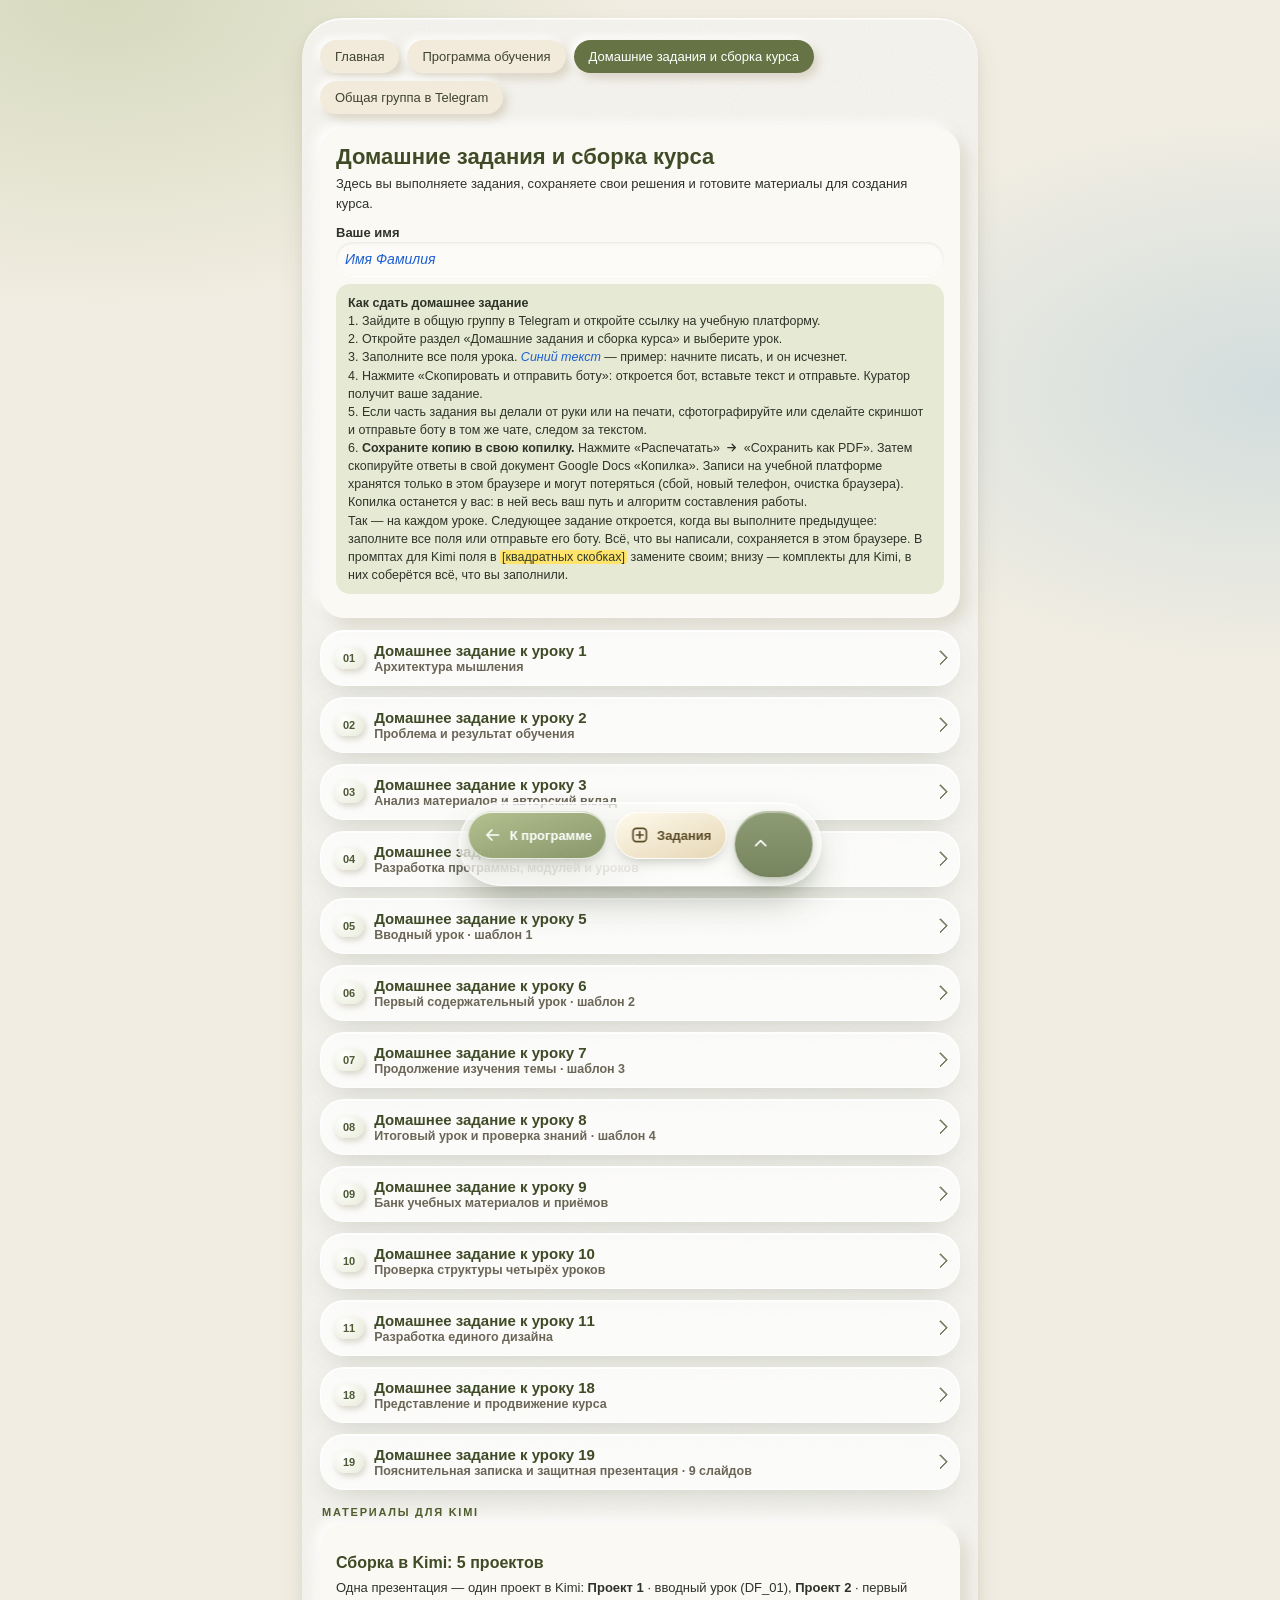
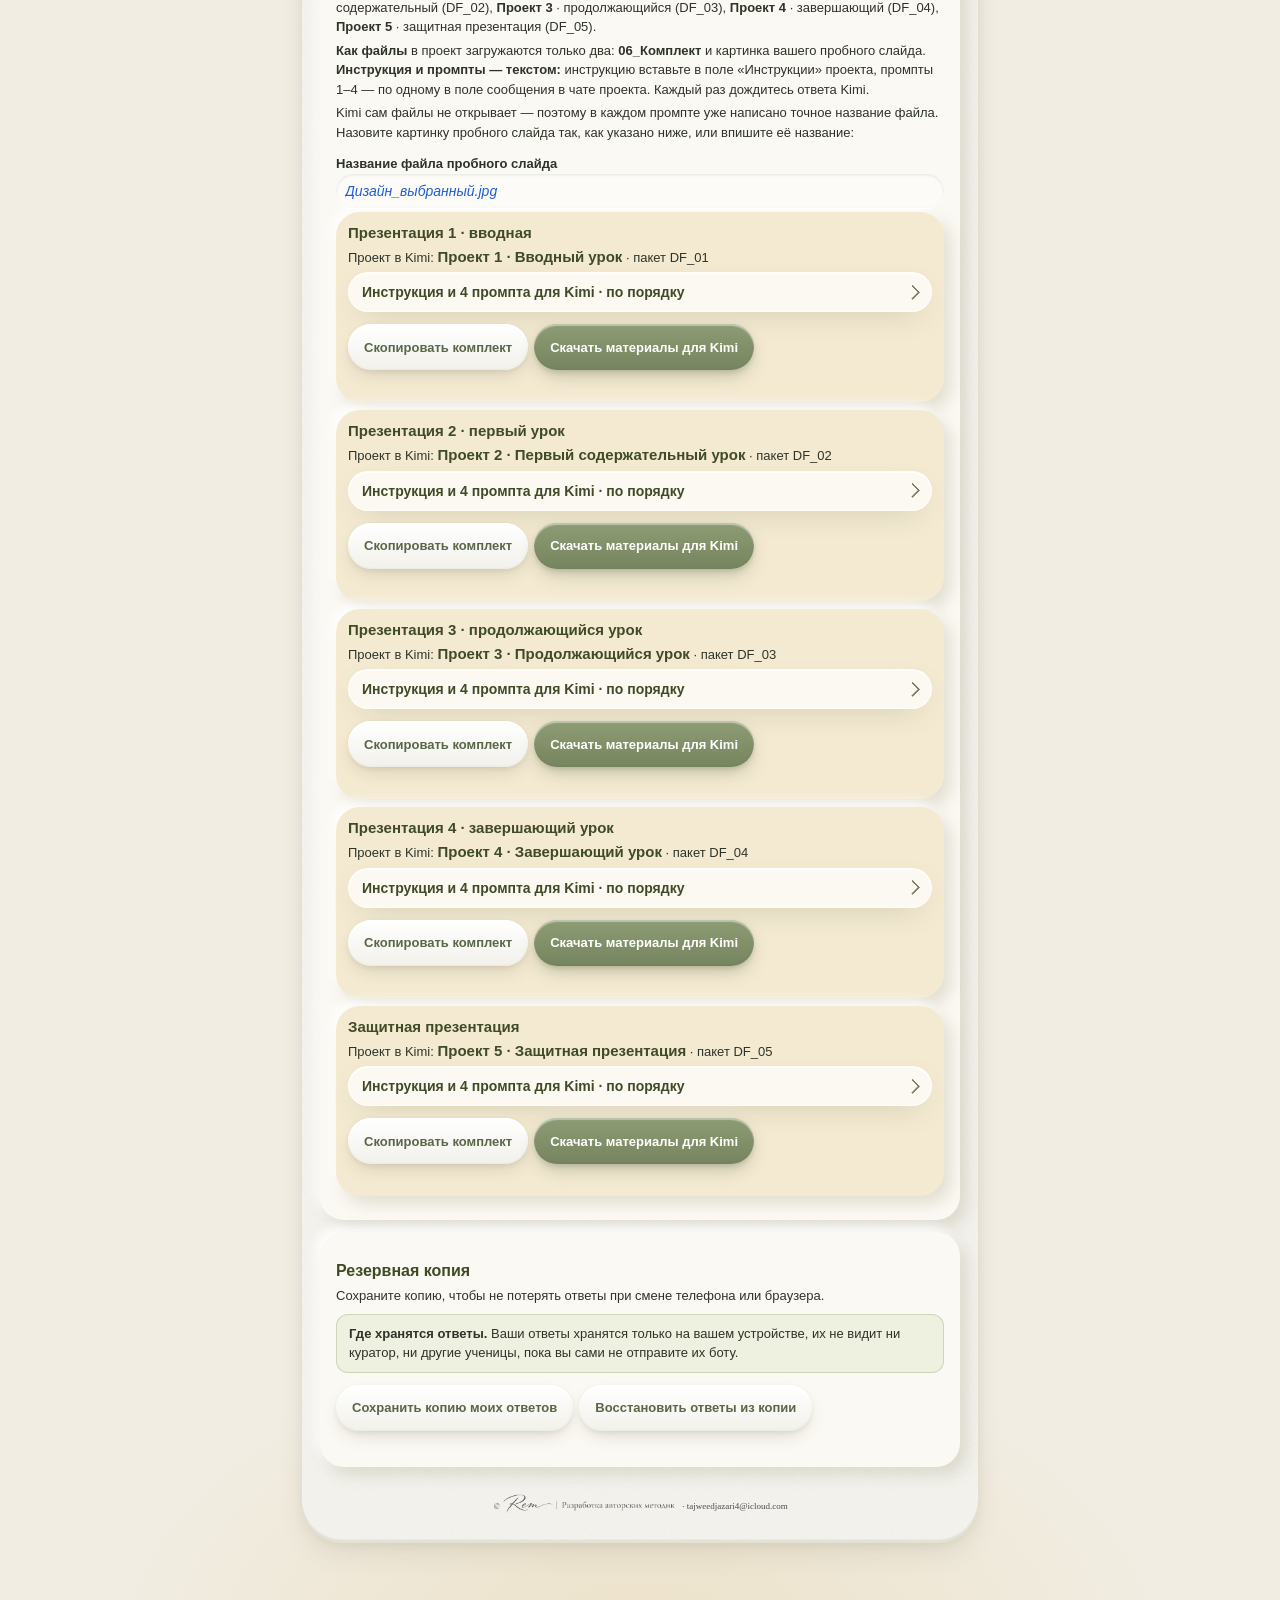
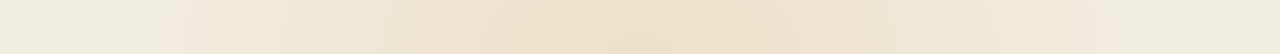
<file: preview/konstruktor.html>
<!DOCTYPE html>
<html lang="ru"><head><meta charset="utf-8"><meta name="viewport" content="width=device-width,initial-scale=1">
<title>Домашние задания и сборка курса · Авторская методика</title>
<style>
body{margin:0;background:#F3EEE4;font-family:Georgia,serif;color:#2F3A2C}
.pg{max-width:640px;margin:0 auto;padding:14px}
.tabs{display:flex;gap:6px;margin-bottom:12px}
.tab{flex:1;font-family:Arial;font-size:13px;padding:9px;border-radius:9px;border:1px solid #B9C2A8;background:#FBF8F2;color:#4C5B3F;text-align:center;cursor:pointer}
.tab.on{background:#6B7A5E;color:#fff;border-color:#6B7A5E}
.cd{background:#FBF8F2;border:1px solid #DDD5C6;border-radius:14px;padding:16px;margin-bottom:12px}
h1{font-size:22px;font-weight:500;margin:0 0 4px}h2{font-size:16px;font-weight:500;margin:14px 0 6px}
.tag{font-family:Arial;font-size:11px;letter-spacing:.1em;color:#6B7A5E}
p,.hint{font-family:Arial;font-size:13px;line-height:1.5;margin:4px 0}.hint{color:#5E5A4E}
label{display:block;font-family:Arial;font-size:13px;font-weight:bold;margin:12px 0 2px}
input,textarea,select{width:100%;box-sizing:border-box;font-family:Arial;font-size:14px;padding:9px;border:1px solid #DDD5C6;border-radius:8px;background:#fff;color:#2F3A2C}
textarea{min-height:64px;resize:vertical}
::placeholder{color:#1D5FD1;font-style:italic;opacity:1}
mark{background:#FFE36A;color:#2F3A2C;border-radius:3px;padding:0 2px}
.pe{font-family:Arial;font-size:13px;line-height:1.5;background:#fff;border:1px solid #DDD5C6;border-radius:8px;padding:9px;white-space:pre-wrap;outline:none}
.pe:focus{border-color:#6B7A5E}
.ph{font-family:Arial;font-size:12.5px;font-weight:bold;margin:10px 0 3px}
details{background:#FBF8F2;border:1px solid #DDD5C6;border-radius:12px;margin-bottom:8px}
summary{list-style:none;cursor:pointer;padding:11px 13px;display:flex;align-items:center;gap:10px;font-size:15px}
summary::-webkit-details-marker{display:none}
.nm{background:#D7DDCB;color:#3E4A36;border-radius:6px;font-family:Arial;font-size:11px;padding:3px 7px}
.st{margin-left:auto;font-family:Arial;font-size:11px;color:#5E5A4E;white-space:nowrap}
.st.full{color:#4C6B35}
.tt{display:block;min-width:0}.tt b{display:block;font-weight:700}.tt small{display:block;font-size:12.5px;color:#6B6657;margin-top:1px}details.lk{opacity:.6}details.lk summary{cursor:not-allowed}
.body{padding:0 13px 13px}
.bh{margin:22px 0 8px;padding:10px 12px;border-left:4px solid #7E9467;background:#F3F0E6;border-radius:8px;font-family:Arial}.bh b{display:block;font-size:15px;color:#3F4E33}.bh span{display:block;font-size:12.5px;color:#555;margin-top:3px;line-height:1.4}.rep{display:inline-block;margin-top:3px;font-weight:normal;font-size:12px;color:#7A6A3A;background:#F6EBCB;border-radius:6px;padding:1px 6px}
.blk{font-family:Arial;font-size:11px;letter-spacing:.1em;color:#6B7A5E;margin:16px 2px 6px}
.out{white-space:pre-wrap;font-family:Arial;font-size:12.5px;background:#F6F1E7;border:1px solid #E2DACB;border-radius:9px;padding:10px;margin-top:6px;max-height:220px;overflow:auto}
.bs{display:flex;gap:6px;flex-wrap:wrap;margin:12px 0 2px}
button{font-family:Arial;font-size:13px;border-radius:8px;padding:9px 12px;border:1px solid #6B7A5E;background:#6B7A5E;color:#fff;cursor:pointer}
button.l{background:#FBF8F2;color:#4C5B3F;border-color:#B9C2A8}
.note{background:#E6EAD9;border-radius:10px;padding:10px 12px;font-family:Arial;font-size:12.5px;line-height:1.45;margin:8px 0}
.kit{border:1px solid #E3D2A6;background:#F8F0DA;border-radius:12px;padding:12px;margin-bottom:8px}
.kit b{font-size:15px;font-weight:500}
.ok{font-family:Arial;font-size:12px;color:#4C5B3F;min-height:16px;margin-top:4px}
.crit li{font-family:Arial;font-size:13px;line-height:1.5}

.where{font-size:13px;color:#596748;background:#EEF1E6;border-radius:10px;padding:5px 10px;margin:4px 0 6px;display:inline-block}
</style><link rel="stylesheet" href="../img/theme.css"><link rel="icon" href="icons/icon-192.png" type="image/png"><meta name="robots" content="noindex,nofollow"><style>:root{
 --base:#EFEDE6;--panel:#F7F6F1;--card:#FCFBF8;
 --grain:url("data:image/svg+xml,%3Csvg xmlns='http://www.w3.org/2000/svg' width='220' height='220'%3E%3Cfilter id='n'%3E%3CfeTurbulence type='fractalNoise' baseFrequency='.85' numOctaves='3' stitchTiles='stitch'/%3E%3CfeColorMatrix values='0 0 0 0 .35 0 0 0 0 .34 0 0 0 0 .3 0 0 0 .5 0'/%3E%3C/filter%3E%3Crect width='100%25' height='100%25' filter='url(%23n)' opacity='.22'/%3E%3C/svg%3E");
 --stone:url("data:image/svg+xml,%3Csvg xmlns='http://www.w3.org/2000/svg' width='160' height='160'%3E%3Cfilter id='s'%3E%3CfeTurbulence type='fractalNoise' baseFrequency='1.6' numOctaves='2' stitchTiles='stitch'/%3E%3CfeColorMatrix values='0 0 0 0 .3 0 0 0 0 .3 0 0 0 0 .26 0 0 0 .9 0'/%3E%3C/filter%3E%3Crect width='100%25' height='100%25' filter='url(%23s)' opacity='.35'/%3E%3C/svg%3E");
 --lift:0 1.5px 0 rgba(255,255,255,.95) inset,0 -1px 0 rgba(120,115,95,.06) inset,0 3px 0 #E4E1D6,0 14px 30px -6px rgba(84,80,62,.16),0 4px 10px rgba(84,80,62,.06);
 --liftS:0 1px 0 rgba(255,255,255,.95) inset,0 2px 0 #E6E3D9,0 8px 18px -4px rgba(84,80,62,.14);
 --clay:inset 0 2px 1px rgba(255,255,255,.42),inset 0 -1px 2px rgba(48,54,49,.06),0 8px 18px -4px rgba(89,103,72,.38),0 2px 4px rgba(89,103,72,.18);
 --clayL:inset 0 2px 1px rgba(255,255,255,1),inset 0 -1px 2px rgba(120,115,95,.06),0 8px 18px -5px rgba(84,80,62,.2),0 2px 4px rgba(84,80,62,.08);
}
body{background-color:#EFEDE6!important;background-image:var(--grain)!important;background-attachment:fixed}
.pg,.board{background:#F7F6F1!important;background-image:var(--grain)!important;border-radius:40px!important;box-shadow:var(--lift)!important}
.b,button,.tab.on{border-radius:999px!important;background:linear-gradient(180deg,#8D9C74,#7F8E67 60%,#76855F)!important;box-shadow:var(--clay)!important;min-height:46px}
.b2,button.l,.tab{border-radius:999px!important;background:linear-gradient(180deg,#FFFFFF,#F2F1EB)!important;color:#596748!important;box-shadow:var(--clayL)!important;min-height:46px}
textarea,input,select{border-radius:18px!important;border:0!important;background:#FCFBF8!important;box-shadow:inset 0 1px 3px rgba(84,80,62,.12),0 1px 0 #fff!important}
</style><link rel="stylesheet" href="glass2027.css?v=9"></head><body><div class="pg"><nav class="topnav"><a href="index.html">Главная</a><a href="index.html#prog">Программа обучения</a><a href="konstruktor.html" class=on>Домашние задания и сборка курса</a><a href="https://t.me/+zDj6L_XIXr84NDM0" target="_blank" rel="noopener">Общая группа в Telegram</a></nav>



<div id="st" role="main">
<div class="cd">
<h1>Домашние задания и сборка курса</h1>
<p>Здесь вы выполняете задания, сохраняете свои решения и готовите материалы для создания курса.</p>
<label>Ваше имя</label><input id="who" placeholder="Имя Фамилия">
<div class="note"><b>Как сдать домашнее задание</b><br>1. Зайдите в общую группу в Telegram и откройте ссылку на учебную платформу.<br>2. Откройте раздел «Домашние задания и сборка курса» и выберите урок.<br>3. Заполните все поля урока. <span style="color:#1D5FD1;font-style:italic">Синий текст</span> — пример: начните писать, и он исчезнет.<br>4. Нажмите «Скопировать и отправить боту»: откроется бот, вставьте текст и отправьте. Куратор получит ваше задание.<br>5. Если часть задания вы делали от руки или на печати, сфотографируйте или сделайте скриншот и отправьте боту в том же чате, следом за текстом.<br>6. <b>Сохраните копию в свою копилку.</b> Нажмите «Распечатать» → «Сохранить как PDF». Затем скопируйте ответы в свой документ Google Docs «Копилка». Записи на учебной платформе хранятся только в этом браузере и могут потеряться (сбой, новый телефон, очистка браузера). Копилка останется у вас: в ней весь ваш путь и алгоритм составления работы.<br>Так — на каждом уроке. Следующее задание откроется, когда вы выполните предыдущее: заполните все поля или отправьте его боту. Всё, что вы написали, сохраняется в этом браузере. В промптах для Kimi поля в <mark>[квадратных скобках]</mark> замените своим; внизу — комплекты для Kimi, в них соберётся всё, что вы заполнили.</div>
</div>
<div id="lessons"></div>
<div class="blk">МАТЕРИАЛЫ ДЛЯ KIMI</div>
<div class="cd" id="kits"><h2>Сборка в Kimi: 5 проектов</h2>
<p>Одна презентация — один проект в Kimi: <b>Проект 1</b> · вводный урок (DF_01), <b>Проект 2</b> · первый содержательный (DF_02), <b>Проект 3</b> · продолжающийся (DF_03), <b>Проект 4</b> · завершающий (DF_04), <b>Проект 5</b> · защитная презентация (DF_05).</p>
<p><b>Как файлы</b> в проект загружаются только два: <b>06_Комплект</b> и картинка вашего пробного слайда. <b>Инструкция и промпты — текстом:</b> инструкцию вставьте в поле «Инструкции» проекта, промпты 1–4 — по одному в поле сообщения в чате проекта. Каждый раз дождитесь ответа Kimi.</p>
<p>Kimi сам файлы не открывает — поэтому в каждом промпте уже написано точное название файла. Назовите картинку пробного слайда так, как указано ниже, или впишите её название:</p>
<p><label><b>Название файла пробного слайда</b><br><input id="dfile" placeholder="Дизайн_выбранный.jpg" style="width:100%"></label></p></div>
<div class="cd"><h2>Резервная копия</h2><p>Сохраните копию, чтобы не потерять ответы при смене телефона или браузера.</p><p class="stor"><b>Где хранятся ответы.</b> Ваши ответы хранятся только на вашем устройстве, их не видит ни куратор, ни другие ученицы, пока вы сами не отправите их боту.</p>
<div class="bs"><button class="l" id="bk">Сохранить копию моих ответов</button><button class="l" id="rs">Восстановить ответы из копии</button><input type="file" id="rsf" accept=".json" style="display:none"></div><div class="ok" id="okb"></div></div>
</div>

<div class="remft"><img src="../img/rem_graphite.png" alt="Rem"><span>· tajweedjazari4@icloud.com</span></div></div>
<script>
var TG='https://t.me/+zDj6L_XIXr84NDM0'; // группа учениц
var BOT='https://t.me/dz_df2027_bot'; // бот домашних заданий
var L=[
{n:1,t:'Архитектура мышления',note:'<b>Зачем это задание:</b> собрать первичный замысел вашего курса — от трудности ваших будущих учеников до результата. С ним мы работаем на уроке 2.<br><br><b>Что вы заполняете — пять блоков по порядку:</b><br>1. Трудности ваших будущих учеников<br>2. Точка А и точка Б<br>3. Лист замысла: четыре вопроса<br>4. Шесть вопросов<br>5. Что у вас сложилось: проверка цепочки<br>Каждый блок опирается на предыдущий. В конце вы увидите, как связаны ваши ответы, и проверите, сходится ли ваш замысел.<br><b>Ваш будущий ученик</b> — это тот, кого вы будете учить на своём курсе: ребёнок, подросток или женщина.',f:[
 ['#','Блок 1. Трудности ваших будущих учеников','С них начинается курс: он отвечает на реальную трудность, которая повторяется у разных людей.'],
 ['qs','5–10 трудностей, которые повторяются, и где вы их увидели','1. Называют букву, но не показывают, где она образуется — вопросы на разборе. 2. Путают близкие по звучанию буквы при чтении — записи чтения с уроков. 3. Читают по слогам и не складывают слово — замечания на уроках чтения'],
 ['main','Главная трудность: выберите одну, которая повторяется чаще всего','Не определяют место образования звука и поэтому путают близкие буквы при чтении — это повторяется почти в каждой группе'],
 ['#','Блок 2. Точка А и точка Б','Откуда ваш ученик начинает и куда вы его приведёте.'],
 ['pA','Точка А: что ваш ученик уже умеет, знает и в чём затрудняется. Не возраст и не тема, а его реальное состояние','Знает названия букв и читает простые слоги, но не определяет место образования звука и путает близкие буквы в слове'],
 ['pB','Точка Б: что ученик сделает сам после курса и как вы это увидите или услышите','Без подсказки называет место образования изученных букв и читает 10 коротких слов с ними; я слышу это при чтении вслух на зачёте'],
 ['#','Блок 3. Лист замысла: четыре вопроса','Лист замысла — ваш замысел на одной странице. В него входят ответы на четыре вопроса: что, для кого, зачем, какой результат. «Зачем» — ради какого изменения создаётся курс. «Результат» — что ученик сможет делать и как вы это проверите. Это разные ответы.'],
 ['what','1. Что я создаю? Направление и продукт','Курс «Таджвид для начинающих»: 4 модуля (махраджи, сыфаты, правила, тасхих), онлайн-уроки с рабочей тетрадью. В дипломе раскрываю модуль «Махраджи»'],
 ['whom','2. Для кого? Аудитория и её главная трудность','Взрослые женщины, начинающие изучать таджвид, которые уже знают арабские буквы, но не определяют место их образования'],
 ['why','3. Зачем? Ради какого изменения создаётся курс','Чтобы ученица произносила каждую букву из её места и читала, не путая близкие буквы'],
 ['res','4. Какой результат? Что конкретно сможет делать ученик и как вы это проверите<br><span class=rep>↻ Вопрос повторяется: ответ можно скопировать из точки Б (блок 2). Если заметили противоречие — уточните ответ.</span>','Без подсказки называет место образования изученных букв и читает 10 коротких слов с ними. Проверка: чтение вслух и ответы на зачёте'],
 ['#','Блок 4. Шесть вопросов: архитектура мышления','Вы не начинаете заново: используете уже полученные ответы и раскрываете замысел с другой стороны. Порядок мысли: сначала замысел, потом путь, потом материалы. Вопрос 2 помогает перевести трудность в учебную задачу, вопросы 3 и 4 переносят ответы из предыдущих блоков — такой ответ просто скопируйте. Вопросы 5 и 6 — черновик: сейчас достаточно предварительно обозначить путь и материалы, подробно разрабатывать их не нужно.'],
 ['q1','1. Кто я как преподаватель?','Преподаю таджвид взрослым женщинам, онлайн, в группах до 5 человек'],
 ['q2','2. Какую задачу решает моё обучение?<br><span class=rep>↻ Опирается на главную трудность (блок 1). Сформулируйте её как учебную задачу: чему должен научиться ваш ученик, чтобы преодолеть эту трудность?</span>','Ученица учится определять место образования букв и читать их без путаницы'],
 ['q3','3. Для кого я создаю курс?<br><span class=rep>↻ Вопрос повторяется: ответ можно скопировать из вопроса «Для кого?» (блок 3). Если заметили противоречие — уточните ответ.</span>','Взрослые женщины, начинающие изучать таджвид, которые уже знают арабские буквы, но не определяют место их образования'],
 ['q4','4. Какой результат получит ученик?<br><span class=rep>↻ Вопрос повторяется: ответ можно скопировать из вопроса «Какой результат?» (блок 3). Если заметили противоречие — уточните ответ.</span>','Без подсказки называет место образования изученных букв и читает 10 коротких слов с ними. Проверка: чтение вслух и ответы на зачёте'],
 ['q5','5. Каким путём я его приведу? Как: шаги обучения по порядку. Черновик. Уточним на уроке 4','Слушаем произношение → определяем место образования буквы → читаем слоги с ней → сравниваем с близкой буквой → читаем слова'],
 ['q6','6. Какие материалы и инструменты нужны? С помощью чего вы пройдёте этот путь. Черновик. Уточним на уроке 3','Таблица махраджей, карточки букв, рабочая тетрадь, презентации к урокам'],
 ['#','Блок 5. Что у вас сложилось','Заполнять не нужно: здесь из ваших ответов видно, как одно вытекает из другого. Прочитайте цепочку и проверьте её. То, что ответы стоят подряд, не значит, что они согласованы: ищите противоречия. Например, в точке А ученик уже знает буквы, а путь начинается с изучения букв с нуля.'],
 ['chk1','Проверка: точка А вытекает из главной трудности? Точка Б отвечает на эту трудность? Путь начинается с того уровня, что указан в точке А, и ведёт к Б? Материалы нужны именно для этого пути? Что сходится, что уточните?','Точка А и точка Б связаны с главной трудностью. Путь ведёт к Б. Уточню: какие буквы входят в итоговую проверку']]},
{n:2,t:'Проблема и результат обучения',note:'<b>Зачем это задание:</b> научиться разбираться в трудности ученика до выбора методики и определить результат, к которому приведёт ваша программа. На нём строится урок 3.<br><br><b>Что заполнить — по порядку:</b><br>1. Ученик и его трудность: для кого, начальный уровень, боль, потребность<br>2. Причина трудности: гипотеза 1 обязательно, гипотеза 2 — по желанию. Наблюдаю → предполагаю → проверяю → статус<br>3. Результат: что ученик сделает сам и как вы это поймёте<br>4. Будущий продукт<br><br><b>Как:</b> в каждом поле подсказкой стоит образец на махраджах (буквы мим и ба) — сверьтесь со сквозным примером на слайде 12. Затем нажмите «Скопировать и отправить боту», сохраните копию как PDF и положите в «Копилку».<br><br>На этом этапе не нужно создавать всю программу, проводить исследование или доказывать эффективность методики. Если гипотеза ещё не проверена, так и укажите.',f:[
 ['#','Часть 1. Ученик и его трудность','Начните с ученика, а не с курса: кто учится, что у него не получается и чему ему нужно научиться.'],
 ['aud2','Для кого вы создаёте программу? Какой у ученика начальный уровень?','Взрослые ученицы, начинающие изучать таджвид: знают арабские буквы и читают простые слоги'],
 ['pain','Боль: что у ученика не получается сейчас?<br><span class=rep>↻ Опирайтесь на главную трудность из листа замысла (урок 1). Если уточнили её — так и напишите.</span>','Называет букву, но не может показать место её образования и путает мим и ба при чтении'],
 ['need','Потребность: чему ему нужно научиться, чтобы преодолеть трудность?','Самостоятельно определять место образования изученных букв и читать без путаницы'],
 ['#','Часть 2. Причина трудности','Гипотеза 1 — обязательно, гипотеза 2 — по желанию. Статус: подтверждена / не подтверждена / пока не проверена / данных недостаточно. Подтверждение заранее не придумывайте.'],
 ['h1o','Гипотеза 1 · Наблюдаю: что конкретно происходит?','Ученица называет букву, но не может показать место её образования'],
 ['h1p','Гипотеза 1 · Предполагаю: почему это может происходить?','Она не освоила способ определения места образования букв'],
 ['h1c','Гипотеза 1 · Проверяю: каким заданием или вопросом я это проверю?','Прошу без подсказки определить место образования мим и ба и объяснить ответ'],
 ['h1s','Гипотеза 1 · Статус','Подтверждена: без подсказки ученица не справилась'],
 ['h2o','Гипотеза 2 (по желанию) · Наблюдаю','В словах ошибок больше, чем в отдельных буквах'],
 ['h2p','Гипотеза 2 · Предполагаю','Мало читала слоги на каждую букву'],
 ['h2c','Гипотеза 2 · Проверяю','Короткое чтение слогов на первом уроке'],
 ['h2s','Гипотеза 2 · Статус','Пока не проверена'],
 ['#','Часть 3. Результат','Что ученик сделает сам — так, чтобы это можно было проверить.'],
 ['rwhat','Что ученик сможет делать самостоятельно? На каком материале?','Называть место образования изученных букв и читать 10 коротких слов с ними'],
 ['rhow','Как вы поймёте, что результат достигнут: что выполнить, насколько правильно, без помощи ли?','Не больше одной ошибки, без подсказки; слышу при чтении вслух на зачёте'],
 ['#','Часть 4. Будущий продукт','Продукт вытекает из потребности и результата.'],
 ['prod','Какую программу или материалы вы планируете создать?','Учебный модуль «Махраджи» с объяснениями, упражнениями и заданиями для проверки'],
 ['topics','Какие темы и навыки они будут включать и как связаны с потребностью ученика?','Место образования каждой буквы, сравнение близких букв (мим и ба), чтение слогов и слов — это отвечает на потребность определять место образования и читать без путаницы']]},
{n:3,t:'Анализ материалов и авторский вклад',note:'<b>Зачем это задание:</b> чтобы к следующему уроку вы знали, что берёте из пособия, а что делаете сами. На этом строится структура вашей программы.<br><br><b>Что заполнить — по порядку:</b><br>1. Моя гипотеза по шаблону<br>2. Пособие и раздел<br>3. Чего не хватает: три вопроса пособию<br>4. Мой раздел: что беру, что меняю и почему, как пойму, что получилось, моё решение<br><br><b>Как:</b> в каждом поле подсказкой стоит образец «Губные буквы» (мим и ба). Пишите про своего ученика из урока 2 — не копируйте образец. Затем нажмите «Скопировать и отправить боту», сохраните копию как PDF и положите в «Копилку».',f:[
 ['hyp','1. Моя гипотеза: «Я предполагаю, что если создать…, в котором…, то он поможет… решить…»','Я предполагаю, что если создать модуль «Махраджи», в котором мим и ба сравниваются по тому, какой частью губ они образуются, то он поможет взрослым ученицам начального уровня перестать путать эти буквы при чтении'],
 ['src','2. Пособие (одно; ещё одно-два — по желанию)','Название пособия, автор, год издания'],
 ['part','2. Раздел пособия, с которым вы работаете','Раздел о губных буквах (م и ب)'],
 ['#','3. Чего не хватает','Три вопроса пособию — с опорой на вашего ученика и его трудность из урока 2.'],
 ['good','Что пособие делает хорошо?','Даёт схему места образования и слоги для чтения'],
 ['enough','Где его достаточно?','Слоги مَ مِ مُ и порядок «слог, потом слово» можно брать без изменений'],
 ['lack','Где его не хватает для вашего ученика?','Нет сравнения мим и ба и нет самопроверки, а моя ученица путает именно эти буквы'],
 ['#','4. Мой раздел','Здесь видно, где заканчивается пособие и начинаетесь вы.'],
 ['take','Что беру из пособия','Схему места образования, слоги مَ مِ مُ, порядок «слог, потом слово»'],
 ['change','Что меняю или добавляю и почему<br><span class=rep>↻ Опирайтесь на причину трудности из урока 2.</span>','Перед чтением слогов показываю, какой частью губ образуется мим, и сравниваю с ба: у мим часть звука уходит в нос, у ба отскок. Потому что ученица не освоила способ определения места образования (урок 2, гипотеза 1)'],
 ['check','Как пойму, что получилось: что ученик сделает сам','Ученица называет место образования и читает 5 слогов без подсказки'],
 ['mine','Моё решение одной строкой','Сравнение мим и ба + самопроверка + критерий «5 слогов без подсказки»']]},
{n:4,t:'Разработка программы, модулей и уроков',note:'<b>Зачем это задание:</b> чтобы собрать путь вашего ученика от начала до итога. На этом каркасе вы построите четыре урока диплома на уроках 5–8.<br><br><b>Что заполнить — по порядку:</b><br>1. Цель курса и исходный уровень ученика<br>2. Модули и порядок уроков<br>3. Мой модуль для диплома: тема и образец, затем каркас его уроков<br>4. Переходы между уроками<br><br><b>Как:</b> в каждом поле подсказкой стоит образец «Махраджи». Весь курс подробно расписывать не нужно: остальные модули достаточно назвать. Затем нажмите «Скопировать и отправить боту», сохраните копию как PDF и положите в «Копилку».',f:[
 ['cgoal','1. Цель курса и исходный уровень ученика<br><span class=rep>↻ Цель — из результата урока 2.</span>','Цель: определять место образования букв и читать без путаницы. Уровень: знают названия букв, читают простые слоги'],
 ['mods','2. Модули и порядок уроков','Модуль 1: махраджи. Модуль 2: сыфаты. Модуль 3: правила. Модуль 4: тасхих (исправление чтения)'],
 ['#','3. Мой модуль для диплома','Подробно расписываете только этот модуль: сначала тема и образец, потом каркас его уроков.'],
 ['dtopic','Тема модуля и образец в нём<br><span class=rep>↻ Образец — раздел из урока 3.</span>','Модуль «Махраджи». Образец: урок о букве م'],
 ['matrix','Каркас уроков модуля: по строке на урок — цель · материалы · практика · как проверю','Урок 1 · определять место образования буквы م · схема и показ · чтение слогов مَ مِ مُ · называет место образования и читает слоги без ошибки'],
 ['trans','4. Переходы: на что опирается следующий урок','Урок о букве ب опирается на урок о букве م: обе буквы образуются губами']]},
{n:5,t:'Вводный урок · шаблон 1',sk:1,add:1,f:[['s01','Слайд 1 · Титульный','Таджвид для начинающих · учимся произносить буквы из их места и читать без путаницы · [имя] · онлайн, поток 1'],['s02','Слайд 2 · Открытие на выбор автора','Вопрос: «Как вы думаете, где образуется буква م?»'],['s03','Слайд 3 · Образовательный центр и автор','[Название центра]. Я — [имя], преподаю таджвид взрослым и детям'],['s04','Слайд 4 · Для кого этот курс','Для взрослых женщин, которые знают арабские буквы и читают простые слоги'],['s05','Слайд 5 · Чему научитесь','Определять место образования букв, различать близкие буквы, читать слоги и слова'],['s06','Слайд 6 · Программа: разделы','Махраджи · Сыфаты · Правила · Тасхих'],['s07','Слайд 7 · Сроки курса','8 недель, 16 уроков по 40 минут'],['s08','Слайд 8 · Путь по неделям (таблица)','Недели 1–2: махраджи · 3–4: сыфаты · 5–6: правила · 7–8: тасхих'],['s09','Слайд 9 · Как проходят занятия','Онлайн, камера включена, схема на экране, чтение вслух по очереди'],['s10','Слайд 10 · Правила и организация','Приходим вовремя, тетрадь рядом, задание отправляем в группу до следующего урока'],['s11','Слайд 11 · Первые шаги','Распечатать тетрадь, вступить в группу курса'],['s12','Слайд 12 · Вопросы и рефлексия','«Что вам интересно узнать на курсе?»']]},
{n:6,t:'Первый содержательный урок · шаблон 2',sk:2,add:1,f:[['s01','Слайд 1 · Титульный','Урок 1 модуля «Махраджи» · Буква م'],['s02','Слайд 2 · Дуа, афоризм или мотивация','Мотивация: «Сегодня найдём, где рождается звук»'],['s03','Слайд 3 · Цели урока','Определять место образования буквы م, читать слоги и слова с ней'],['s04','Слайд 4 · План урока','Вход в тему · место образования · чтение слогов · сравнение · итог'],['s05','Слайд 5 · Введение в тему','У каждой буквы есть своё место образования'],['s06','Слайд 6 · Карта темы','Места образования: горло, язык, губы. Сегодня — губы'],['s07','Слайд 7 · С чего начинаем сегодня','Сегодня — буква م'],['s08','Слайд 8 · Определение и правило','م образуется губами'],['s09','Слайд 9 · Образец и демонстрация','Схема и образец чтения: مَ مِ مُ'],['s10','Слайд 10 · Упражнение на слушание и узнавание','Называю слог — ученица показывает, где образуется звук'],['s11','Слайд 11 · Упражнение на чтение или выполнение','Прочитать слоги مَ مِ مُ'],['s12','Слайд 12 · Сравнение','Сравнение: какие ещё буквы образуются губами?'],['s13','Слайд 13 · Типичные ошибки','Читают букву, не показывая место её образования'],['s14','Слайд 14 · Обратная связь','Что получилось, что повторить, один шаг'],['s15','Слайд 15 · Проверка понимания','Назвать место образования م и прочитать 5 слогов'],['s16','Слайд 16 · Термины урока','Буква, звук, место образования (махрадж)'],['s17','Слайд 17 · Рефлексия','«Как я теперь определяю, где образуется م?»'],['s18','Слайд 18 · Домашнее задание','Прочитать слоги и слова с م в тетради, с. 12'],['s19','Слайд 19 · Следующий урок','Буква ب']]},
{n:7,t:'Продолжение изучения темы · шаблон 3',sk:3,add:1,f:[['s01','Слайд 1 · Титульный','Урок 2 модуля «Махраджи» · Буква ب'],['s02','Слайд 2 · Дуа, афоризм, мотивация или короткая лекция','Мотивация: «Ещё одна буква, которая образуется губами»'],['s03','Слайд 3 · Цели или план урока','Определять место образования буквы ب, читать слоги и слова с ней'],['s04','Слайд 4 · Повторение прошлой темы: опрос','Называю слог с م — ученицы показывают место образования'],['s05','Слайд 5 · Повторение: практика','Прочитать слоги مَ مِ مُ'],['s06','Слайд 6 · Переход к новой теме','«Какие ещё буквы образуются губами?»'],['s07','Слайд 7 · Рассказ о новом элементе','ب образуется губами, как и م'],['s08','Слайд 8 · Практика','Подчеркнуть ب в 8 словах'],['s09','Слайд 9 · Сравнение','Сравнить م и ب: что общего и чем отличаются'],['s10','Слайд 10 · Приём из сингапурской системы','«Выбор и объяснение»: выбери карточку и объясни выбор'],['s11','Слайд 11 · Обратная связь','Что получилось, что повторить, один шаг'],['s12','Слайд 12 · Рефлексия','«Что было самым трудным?»'],['s13','Слайд 13 · Домашнее задание','Прочитать слоги и слова с ب, тетрадь с. 14'],['s14','Слайд 14 · Термины урока','Место образования, губные буквы'],['s15','Слайд 15 · Следующий урок','Следующая буква модуля']]},
{n:8,t:'Итоговый урок и проверка знаний · шаблон 4',sk:4,add:1,f:[['s01','Слайд 1 · Титульный','Зачёт по букве م · модуль «Махраджи»'],['s02','Слайд 2 · Открытие по выбору автора','Вопрос: «Где образуется буква م?»'],['s03','Слайд 3 · Что и зачем проверяем','Теория, произношение, чтение: определяем место образования и читаем без путаницы'],['s04','Слайд 4 · Формат и правила','Отвечаем по очереди, время 30 минут'],['s05','Слайд 5 · Критерии оценки','Зачтено: не больше двух ошибок'],['s06','Слайд 6 · План зачёта','Разминка · вопросы · практика · итог'],['s07','Слайд 7 · Настрой и вопросы','«Какая буква модуля далась легче и почему?»'],['s08','Слайд 8 · Входная диагностика','Назвать место образования 4 букв по карточкам'],['s09','Слайд 9 · Круг ответов на время','Каждая называет место образования буквы за 10 секунд'],['s10','Слайд 10 · Проверка знаний: верно или нет','«م образуется кончиком языка» — верно или нет?'],['s11','Слайд 11 · Вопросы на понимание','«Что общего у букв م и ب?»'],['s12','Слайд 12 · Практическая часть','Прочитать 10 слов с م'],['s13','Слайд 13 · Разбор ошибок','Разбираем одну ошибку вместе'],['s14','Слайд 14 · Возврат к входной диагностике','Снова 4 карточки: что изменилось'],['s15','Слайд 15 · Результаты и оценка','Зачтено / повторить'],['s16','Слайд 16 · Рефлексия и благодарность','«Что стало легче?» Спасибо за работу']]},
{n:9,t:'Банк учебных материалов и приёмов',note:'Банк методиста лежит в Telegram-группе учениц, в папках PDF. Откройте его, сохраните нужное в свою папку курса и впишите ниже, какие приёмы и где вы берёте.',f:[
 ['p1','Приёмы для вводной презентации: название и где стоит','Приветствие: «Назови букву, которую труднее всего произнести» — в начале. Рефлексия: «Что было интересно» — в конце'],
 ['p2','Приёмы для первого урока: название и где стоит','«Выбор и объяснение» — после образца. «Карта понятия» — на закреплении'],
 ['p3','Приёмы для продолжающегося урока','Опрос по карточкам — в повторении. Поиск в словах — в практике'],
 ['p4','Приёмы для завершающего урока','Круг ответов — в проверке. «Что стало легче» — в рефлексии'],
 ['psrc','Источники материалов','Пособие [название, автор]; карточки букв — мои; таблица сравнения — моя']]},
{n:10,t:'Проверка структуры четырёх уроков',f:[
 ['fix','Что исправила после согласования','В карте продолжающегося урока добавила повторение; в карте зачёта уточнила критерий: не больше двух ошибок'],
 ['prot','Протокол: какие карты утверждены, какие на доработке','Вводная — утверждена. Первый урок — утверждена. Продолжающийся — доработка: нет связки. Завершающий — утверждена']]},
{n:11,t:'Разработка единого дизайна',design:1,f:[
 ['cname','Название курса','Таджвид для начинающих'],['font','Шрифт','Arial'],['bg','Цвет фона','кремово-белый'],
 ['tx','Цвет текста','тёмно-зелёный'],['ac','Цвет акцента','оливковый'],['cd','Цвет карточек','песочно-бежевый'],
 ['n','Сколько картинок-образцов прикладываете (1, 2 или 3)','3']]},
{n:18,t:'Представление и продвижение курса',f:[
 ['offer','Предложение курса','Для взрослых женщин, начинающих изучать таджвид, создан курс «Таджвид для начинающих». Ученица учится произносить каждую букву из её места и читать без путаницы. Результат проверяем на зачёте: прочитать 10 слов без подсказки.'],
 ['self','Самопрезентация на 2–3 минуты','Выберите схему ниже и нажмите «Взять эту схему» — шаблон появится здесь'],
 ['ad','Объявление о наборе','Приглашаю взрослых женщин, начинающих изучать таджвид, на курс «Таджвид для начинающих». Учимся определять место образования букв и читать без путаницы. Занятия: онлайн, 2 раза в неделю, 8 недель. Запись: [ссылка]'],
 ['frag','Фрагмент, который подтверждает устройство курса','Слайд со схемой места образования م и чтением слогов из первого урока']]},
{n:19,t:'Пояснительная записка и защитная презентация · 9 слайдов',sk:5,add:1,f:[
 ['z1','Записка · Автор и работа','[Имя], курс «Таджвид для начинающих», тема диплома: «Махраджи»; аудитория: взрослые женщины, начинающие изучать таджвид'],
 ['z2','Записка · Проблема и цель','Ученицы знают названия букв, но не определяют место их образования и путают близкие буквы. Цель: определять место образования и читать без путаницы'],
 ['z3','Записка · Архитектура и четыре работы','4 модуля, 16 уроков. Четыре презентации: вводная, урок о букве م, продолжение о букве ب, зачёт по букве م'],
 ['z4','Записка · Решения и источники','Каждую букву учу с показом места образования и сразу читаю в слогах и словах, потому что ученицы путают буквы именно из-за этого. Источник: пособие [название, автор]'],
 ['z5','Записка · Проверка и комплект. Отдельно: какие выводы подтверждены данными, а какие остались предположениями','Проверка — чтение слов вслух, не больше двух ошибок. Создано: 4 презентации и тетрадь. Проведён один урок, запись есть. Подтверждено: на проведённом уроке ученицы назвали место образования мим. Предположение: что курс целиком даст результат — проверки ещё не было'],
 ['s1','Слайд 1 · Кто я: крючок, имя, фраза-якорь','Крючок: «Она знала все буквы, но не могла показать, где рождается звук». Имя. Якорь: «Сначала место, потом чтение»'],
 ['s2','Слайд 2 · Что я создала','Курс «Таджвид для начинающих»: определять место образования букв и читать без путаницы. Покажу: для кого, как устроен, как проверяю'],
 ['s3','Слайд 3 · Для кого курс','Взрослые женщины, начинающие изучать таджвид. Трудность: «не знаю, где образуется звук». Точка А: называет букву, но не определяет место её образования'],
 ['s4','Слайд 4 · Как устроен курс','4 модуля, 16 уроков, 8 недель. Тема диплома: «Махраджи»'],
 ['s5','Слайд 5 · Что даёт результат','Точка Б: называет место образования и читает слова. Проверка: зачёт, 10 слов. Четыре презентации'],
 ['s6','Слайд 6 · Первый урок вживую','Кадр: ученица показывает место образования م и читает слоги. Видно: приём «Выбор и объяснение». Результат: ученица назвала место образования'],
 ['s7','Слайд 7 · Продолжающийся урок вживую','Фрагмент: повторение по карточкам. Что исправила: добавила связку с прошлым уроком'],
 ['s8','Слайд 8 · Маркетинг','Для взрослых женщин, начинающих изучать таджвид: произносить буквы из их места и читать без путаницы за 8 недель. Онлайн, 2 раза в неделю. Запись: [ссылка]'],
 ['s9','Слайд 9 · Вывод и ответы на вопросы','«Сначала место, потом чтение». Создан курс и проведён один урок. Готовые ответы: чему учит, для кого, чем отличается, как проверить']]}
];
var SCH=[
['Зачем – как – что','Начните с того, во что верите, потом — как учите, потом — что создали.','Я верю, что [во что вы верите]. Поэтому на моих уроках [как вы учите]. Так появился курс «[название]»: за [срок] ученица [результат]. Меня зовут [имя], я [кто вы как преподаватель].','Я верю, что чтение начинается с места, где рождается звук. Поэтому на моих уроках ученица сначала находит место образования буквы, а потом читает её в слогах и словах. Так появился курс «Таджвид для начинающих»…'],
['Сцена из практики','Короткая история с ученицей, что вы поняли, что из этого выросло.','[Короткая сцена: что сделала или сказала ученица]. Тогда я поняла: [ваш вывод]. Я стала [что изменили]. Меня зовут [имя]. Так появился курс «[название]».','Ученица знала названия всех букв, но не могла показать, где образуется звук. Тогда я поняла: каждую букву надо учить вместе с её местом образования…'],
['Вопрос к слушателям','Начните с вопроса, ответ на который удивит. Затем ваше наблюдение и решение.','Как вы думаете, [вопрос]? В моей практике я заметила: [наблюдение]. Поэтому в курсе «[название]» ученица [что делает]. Меня зовут [имя].','Как вы думаете, почему ученица, которая знает все буквы, всё равно путает их при чтении? В моей практике я заметила…'],
['До и после','Покажите ученицу в точке А и в точке Б, а между ними — ваш курс.','До курса ученица [какой была: трудность её словами]. После курса она [что умеет]. Между этими точками — [число] уроков курса «[название]». Меня зовут [имя], и я расскажу, как устроен этот путь.','До курса ученица говорила: «Я не знаю, где образуется этот звук». После курса она называет место образования и читает слова без подсказки…'],
['Мой путь','Расскажите, как вы сами пришли к теме и что поняли по дороге.','Когда я [как вы начинали], я столкнулась с [трудность]. Я искала [что искали] и поняла: [вывод]. Сегодня я [кто вы], и курс «[название]» — это то, чего не хватало мне самой.','Когда я начала учить таджвиду, ученицы путали буквы при чтении. Я искала пособие, где каждая буква сразу связана с местом образования и чтением, и не нашла…'],
['Одна ошибка','Назовите типичную ошибку учениц, объясните, откуда она, и как вы её решаете.','Самая частая ошибка моих учениц — [ошибка]. Она появляется, потому что [причина]. В курсе «[название]» я решаю это так: [ваше решение]. Меня зовут [имя].','Самая частая ошибка начинающих изучать таджвид — читать букву, не зная, где она образуется. Из-за этого близкие буквы путаются…']];
function schHTML(){return '<div class="blk">ВЫБЕРИТЕ СВОЮ СХЕМУ</div><p class="hint">Шесть разных схем, чтобы на защите все звучали по-разному. Выберите одну, нажмите «Взять эту схему» и замените [скобки] своим.</p>'+SCH.map(function(x,i){return '<div class="kit" style="background:#fff"><b>'+(i+1)+'. '+x[0]+'</b><p>'+x[1]+'</p><p class="hint" style="color:#1D5FD1;font-style:italic">Пример: '+x[3]+'</p><div class="bs"><button class="l" data-sch="'+i+'">Взять эту схему</button></div></div>'}).join('')}
var ST={get:function(k){try{return localStorage.getItem('dfk_'+k)}catch(e){return null}},set:function(k,v){try{localStorage.setItem('dfk_'+k,v)}catch(e){}},all:function(){var o={};try{for(var i=0;i<localStorage.length;i++){var k=localStorage.key(i);if(k.indexOf('dfk_')==0)o[k]=localStorage.getItem(k)}}catch(e){}return o}};
function key(n,id){return 'l'+n+'_'+id}
function v(n,id){return (ST.get(key(n,id))||'').trim()}
function getAdds(n){try{return JSON.parse(ST.get('adds'+n)||'[]')}catch(e){return []}}
function addsText(n){var a=getAdds(n).filter(function(x){return x.w||x.p});return a.length?'\nДОПОЛНЕНИЯ АВТОРА (поставить строго на указанные места, затем перенумеровать слайды):\n'+a.map(function(x,i){return (i+1)+') '+(x.w||'—')+' → куда: '+(x.p||'—')}).join('\n'):''}
function x1(id){return v(1,id)||'…'}
function chain1(){return [['Главная трудность',x1('main')],['Точка А',x1('pA')],['Точка Б',x1('pB')],['Замысел','что: '+x1('what')+'; для кого: '+x1('whom')+'; зачем: '+x1('why')],['Путь',x1('q5')],['Материалы',x1('q6')]]}
function draw1(){var a=document.getElementById('chain1');if(a)a.innerHTML=chain1().map(function(r){return '<b>'+r[0]+':</b> '+r[1].replace(/</g,'&lt;')}).join('<br>↓<br>')}
function lessonText(n){if(n==1)return lt0(1)+'\n\nЧТО СЛОЖИЛОСЬ\n'+chain1().map(function(r){return r[0]+': '+r[1]}).join('\n↓\n');return lt0(n)}
function lt0(n){var l=L.filter(function(x){return x.n==n})[0];return FF(l).map(function(f){return f[1].replace(/<br>[\s\S]*$/,'').replace(/<[^>]+>/g,'')+': '+(v(n,f[0])||'—')}).join('\n')+(l.add?addsText(n):'')}
function drawAdds(n){var box=document.getElementById('adds'+n);if(!box)return;var a=getAdds(n);box.innerHTML=a.map(function(x,i){return '<div class="kit" style="background:#fff"><label>Что добавить</label><textarea data-an="'+n+'" data-ai="'+i+'" data-ak="w" placeholder="Приветствие: «Ассаляму алейкум! Как настроение?» / Дуа перед уроком / Приём «Выбор и объяснение»">'+(x.w||'').replace(/</g,'&lt;')+'</textarea><label>Куда поставить</label><input data-an="'+n+'" data-ai="'+i+'" data-ak="p" placeholder="после слайда 1" value="'+(x.p||'').replace(/"/g,'&quot;')+'"><div class="bs"><button class="l" data-adel="'+n+'_'+i+'">Удалить</button></div></div>'}).join('')}
document.addEventListener('input',function(e){var t=e.target;if(t.dataset&&t.dataset.an){var a=getAdds(t.dataset.an);a[+t.dataset.ai][t.dataset.ak]=t.value;ST.set('adds'+t.dataset.an,JSON.stringify(a))}});
function esc(s){return s.replace(/"/g,'&quot;')}
var H='';
L.forEach(function(l){
 H+='<details id="d'+l.n+'"><summary><span class="nm">'+(l.n<10?'0':'')+l.n+'</span><span class="tt"><b>Домашнее задание к уроку '+l.n+'</b><small>'+l.t+'</small></span><span class="st" id="s'+l.n+'"></span></summary><div class="body">';
 if(l.note)H+='<div class="note">'+l.note+(l.n==9?' <a href="'+TG+'" target="_blank" style="color:#4C5B3F">Открыть группу</a>':'')+'</div>';
 l.f.forEach(function(f){if(f[0]=='#'){H+='<div class="bh"><b>'+f[1]+'</b><span>'+f[2]+'</span></div>';if(l.n==1&&f[1].indexOf('Блок 5')==0)H+='<div class="note" id="chain1"></div>';return}H+='<label>'+f[1]+'</label><textarea data-n="'+l.n+'" data-id="'+f[0]+'" placeholder="'+esc(f[2]||'')+'"></textarea>';if(f[0]=='self')H+=schHTML()});
 if(l.add) H+='<div class="blk">ДОПОЛНЕНИЯ</div><p class="hint">Хотите добавить свой слайд: приветствие, дуа, приём, игру? Нажмите кнопку и напишите, куда его поставить. Kimi расставит по местам.</p><div id="adds'+l.n+'"></div><div class="bs"><button class="l" data-addnew="'+l.n+'">+ Добавить слайд или приём</button></div>';
 if(l.design) H+='<h2>Промпт 1 · Три пробных дизайна</h2><div class="out" id="dp1"></div><div class="bs"><button data-cp="dp1">Скопировать</button></div><h2>Промпт 2 · Дизайн для сборки</h2><div class="out" id="dp2"></div><div class="bs"><button data-cp="dp2">Скопировать</button></div>';
 if(l.n==19) H+='<h2>Промпт · Черновик записки</h2><div class="out" id="zp"></div><div class="bs"><button data-cp="zp">Скопировать</button></div>';
 H+='<p class="hint">📁 <b>Копилка:</b> перед отправкой нажмите «Распечатать» → «Сохранить как PDF» и скопируйте ответы в свой Google Docs «Копилка». Держите копилку открытой на следующем уроке: материалы понадобятся.</p>';H+='<div class="bs"><button data-send="'+l.n+'">Скопировать и отправить боту</button><button class="l" data-print="'+l.n+'">Распечатать</button></div><div class="ok" id="ok'+l.n+'"></div></div></details>';
});

document.getElementById('lessons').innerHTML=H;document.getElementById('lessons').addEventListener('click',function(e){var s=e.target.closest&&e.target.closest('summary');if(s&&s.parentNode.classList.contains('lk')){e.preventDefault()}},true);
L.forEach(function(l){if(l.add)drawAdds(l.n)});
var K=[[1,'Презентация 1 · вводная','DF_01',5],[2,'Презентация 2 · первый урок','DF_02',6],[3,'Презентация 3 · продолжающийся урок','DF_03',7],[4,'Презентация 4 · завершающий урок','DF_04',8],[5,'Защитная презентация','DF_05',19]];
var LN={1:'вводного урока',2:'первого содержательного урока',3:'продолжающегося урока',4:'завершающего урока',5:'защитной презентации'};
var EX={1:'приветствие «Назови свою любимую букву» — в начале',2:'«Выбор и объяснение» — после образца',3:'опрос по карточкам — в повторении',4:'круг ответов — в проверке',5:'самопрезентация — на слайдах 1–2'};
var FIX={1:'слайд 3 — сократить программу до четырёх строк',2:'слайд 9 — добавить пример со словом «щука»',3:'слайд 6 — добавить связку с прошлым уроком',4:'слайд 10 — уточнить критерий: не больше двух ошибок',5:'слайд 1 — оставить крючок одной фразой'};
function DF(){var e=document.getElementById('dfile');return (e&&e.value.trim())||ST.get('dfile')||'Дизайн_выбранный.jpg'}
var PN={1:'Проект 1 · Вводный урок',2:'Проект 2 · Первый содержательный урок',3:'Проект 3 · Продолжающийся урок',4:'Проект 4 · Завершающий урок',5:'Проект 5 · Защитная презентация'};
function KF(i){return '06_Комплект_'+K[i-1][2]+'.txt'}
function PT(i){var k=K[i-1],df=k[2],kf=KF(i),dz=DF(),m=function(x){return '<mark>['+x+']</mark>'};
 var flist='1) «'+kf+'»\n2) «'+dz+'»'+(i==5?'\n3) '+m('Презентация_1.pdf, Презентация_2.pdf, Презентация_3.pdf, Презентация_4.pdf')+'\n4) '+m('Кадр_урока.jpg'):'');
 var design='Курс «'+ph('cname','название')+'». Формат 16:9. Шрифт '+ph('font','шрифт')+'. Фон '+ph('bg','фон')+', текст '+ph('tx','текст')+', акцент '+ph('ac','акцент')+', карточки '+ph('cd','карточки')+'. Основной текст 30–32 pt, межстрочный интервал не меньше 1,2. Обращение к ученицам на «вы».';
 return [
 ['Инструкция проекта','куда: поле «Инструкции» проекта','Ты помогаешь мне собрать презентацию для моего курса «'+m('Таджвид для начинающих')+'» для '+m('взрослых женщин, начинающих изучать таджвид')+'. Используй только файлы этого проекта. Файлы сам не открывай: открывай только те, которые я называю в сообщении, по точному названию. Не придумывай факты, отзывы, цифры и арабский текст. Неизвестное обозначай [УТОЧНИТЬ У АВТОРА]. Обращайся ко мне на «вы». Работай по шагам и жди моего ответа после каждого шага.'],
 ['Промпт 1 · Проверка файлов','куда: поле сообщения в чате проекта','Открой и прочитай файлы этого проекта:\n'+flist+'\nДля каждого файла напиши его название и 2–3 строки: что в нём. Если какой-то файл не видишь — так и напиши. Пока ничего не составляй.'],
 ['Промпт 2 · План и текст слайдов','куда: поле сообщения в чате проекта','Открой файл «'+kf+'». Составь план '+LN[i]+' по слайдам шаблона из этого файла. Для каждого слайда: номер, заголовок, полный текст. Не больше '+(i<5?'20':'9')+' слайдов. Приёмы ставь туда, где они указаны в комплекте: '+m(EX[i])+'. Если в комплекте есть «Дополнения автора», поставь каждое строго на указанное место и перенумеруй слайды. PPTX пока не собирай — жди моей проверки.'],
 ['Промпт 3 · Дизайн','куда: поле сообщения в чате проекта','Открой картинку «'+dz+'» — это дизайн, который я выбрала.\nТребования к дизайну: '+design+'\nОпиши, как ты понял дизайн: фон, цвета, плашки, шрифт. PPTX пока не собирай.'],
 ['Промпт 4 · Сборка PPTX','куда: поле сообщения в чате проекта','План утверждаю с правками: '+m(FIX[i])+'. Открой файлы «'+kf+'» и «'+dz+'». Собери PPTX строго в этом дизайне. Основной текст 30–32 pt; при большом объёме уменьши размер, но не сокращай текст. Где нужна картинка — оставь рамку «Место для картинки».']]}
var KH='';K.forEach(function(k){var i=k[0];KH+='<div class="kit"><b>'+k[1]+'</b><p>Проект в Kimi: <b>'+PN[i]+'</b> · пакет '+k[2]+'</p><details style="background:#fff8e6;border-color:#E3D2A6"><summary style="font-size:14px">Инструкция и 4 промпта для Kimi · по порядку</summary><div class="body">';
 PT(i).forEach(function(q,j){KH+='<div class="ph">'+q[0]+'</div><div class="where">📍 '+q[1]+(j===0?' · вставить текстом':' · вставить текстом, не файлом')+'</div><div class="pe" contenteditable="true" id="pe'+i+'_'+j+'"></div><div class="bs"><button class="l" data-pc="'+i+'_'+j+'">Скопировать</button></div>'});
 KH+='<div class="bs"><button class="l" data-reset="'+i+'">Вернуть образец</button></div></div></details><div class="bs"><button class="l" data-kit="'+i+'">Скопировать комплект</button><button data-dl="'+i+'">Скачать материалы для Kimi</button></div><div class="ok" id="okk'+i+'"></div></div>'});
document.getElementById('kits').innerHTML+=KH;
function loadPE(i){PT(i).forEach(function(q,j){var e=document.getElementById('pe'+i+'_'+j),sv=ST.get('q'+i+'_'+j);e.innerHTML=sv!==null?sv:q[2]})}
(function(){var e=document.getElementById('dfile');if(e){e.value=ST.get('dfile')||'';e.addEventListener('input',function(){ST.set('dfile',e.value);K.forEach(function(k){loadPE(k[0])})})}})();
K.forEach(function(k){loadPE(k[0]);PT(k[0]).forEach(function(q,j){var e=document.getElementById('pe'+k[0]+'_'+j);e.addEventListener('input',function(){ST.set('q'+k[0]+'_'+j,e.innerHTML)})})});
function peText(i){return PT(i).map(function(q,j){return '--- '+q[0]+' ---\n'+document.getElementById('pe'+i+'_'+j).textContent.trim()}).join('\n\n')}

function ph(id,d){return v(11,id)||'['+d+']'}
function designPrompts(){
 var p1='Я прикладываю '+(v(11,'n')||'[1–3]')+' картинки-образца. Это стиль, который мне нравится.\nСделай 3 коротких слайда, по одному на каждый вариант дизайна. Больше ничего не делай.\nНа каждом слайде: название варианта (Вариант 1, 2, 3); заголовок, подзаголовок и 3 строки: «Тема урока», «Цель», «Задание»; плашка с заданием и нижняя плашка.\nВарианты отличаются цветом фона, формой плашек и расположением блоков. Все три опираются на мои образцы.\nШрифт: '+ph('font','шрифт')+'. Формат 16:9, текст читаемый, без мелких деталей.\nНикакого лишнего текста и пояснений. Верни только три слайда.';
 var p2='Собери презентацию курса «'+ph('cname','название')+'». Формат 16:9. Шрифт '+ph('font','шрифт')+'. Основной текст 30–32 pt. При большом объёме уменьши размер, но не сокращай текст.\nРаботай строго в дизайне слайда, который я прикладываю: я выбрала его из трёх пробных.\nФон '+ph('bg','фон')+', текст '+ph('tx','текст')+', акцент '+ph('ac','акцент')+', карточки '+ph('cd','карточки')+'.\nОбращайся на «вы». Межстрочный интервал не меньше 1,2.';
 return [p1,p2]}
function noteprompt(){return 'СОСТАВЬ ПОЯСНИТЕЛЬНУЮ ЗАПИСКУ К МОЕМУ ДИПЛОМУ\nТы — редактор и методический помощник. На основании моих файлов и ответов ниже подготовь связный черновик пояснительной записки примерно на один лист A4. Это сопровождение диплома, не речь и не рекламный текст.\nАвтор: '+(document.getElementById('who').value||'[имя]')+'. Курс: '+(v(11,'cname')||'[название]')+'.\nПрикладываю четыре учебные презентации и защитную презентацию.\nСначала перечисли прочитанные файлы. Неизвестное обозначь [УТОЧНИТЬ У АВТОРА].\nПять подзаголовков: автор и работа; проблема и цель; архитектура и четыре работы; решения и источники; проверка и комплект.\nРазличай цель и доказанный результат, готовое и планируемое, содержание источника и мои решения. Не придумывай квалификацию, отзывы, факты практики, цитаты и арабский текст.\n\nМои ответы:\n'+['z1','z2','z3','z4','z5'].map(function(id,i){return ['Автор и работа','Проблема и цель','Архитектура и четыре работы','Решения и источники','Проверка и комплект'][i]+': '+(v(19,id)||'—')}).join('\n')}
function isDone(l){return ST.get('sent'+l.n)=='1'||FF(l).every(function(f){return v(l.n,f[0])})}
function lockAll(){L.forEach(function(l,i){var d=document.getElementById('d'+l.n),s=document.getElementById('s'+l.n);if(!d||i==0)return;var p=L[i-1],ok=isDone(p);d.classList.toggle('lk',!ok);if(!ok){d.open=false;s.textContent='🔒 откроется после задания к уроку '+p.n;s.className='st'}})}
function refresh(){draw1();var d=designPrompts();document.getElementById('dp1').textContent=d[0];document.getElementById('dp2').textContent=d[1];document.getElementById('zp').textContent=noteprompt();
 L.forEach(function(l){var c=FF(l).filter(function(f){return v(l.n,f[0])}).length,s=document.getElementById('s'+l.n);s.textContent=c?c+' из '+FF(l).length:'';s.className='st'+(c==FF(l).length?' full':'')});lockAll()}
document.querySelectorAll('textarea[data-n]').forEach(function(t){t.value=ST.get(key(t.dataset.n,t.dataset.id))||'';t.addEventListener('input',function(){ST.set(key(t.dataset.n,t.dataset.id),t.value);refresh()})});
var who=document.getElementById('who');who.value=ST.get('who')||'';who.addEventListener('input',function(){ST.set('who',who.value);refresh()});
refresh();

function kit(i){var k=K[i-1],name=who.value||'[имя]',t;
 var head='КОМПЛЕКТ ДЛЯ KIMI · '+k[1].toUpperCase()+'\nПроект: '+k[2]+'\nАвтор: '+name+'\n\nВместе с этим файлом загрузите в Kimi выбранный пробный слайд дизайна. Фрагменты пособия — по желанию.\n';
 var instr='\n\n=== ПРОМПТЫ ДЛЯ KIMI (по порядку) ===\n'+peText(i)+'\n\n=== ДИЗАЙН (добавьте к запросу 3) ===\n'+designPrompts()[1];
 var base='\n\n=== ПАСПОРТ И ЗАМЫСЕЛ (занятия 1–3) ===\n'+lessonText(1)+'\n'+lessonText(2)+'\n'+lessonText(3)+'\n\n=== ПРОГРАММА КУРСА (занятие 4) ===\n'+lessonText(4);
 if(i<5){t=head+instr+base+'\n\n=== КАРТА ЭТОЙ ПРЕЗЕНТАЦИИ (занятие '+k[3]+') ===\n'+lessonText(k[3])+'\n\n=== ПРИЁМЫ И МАТЕРИАЛЫ (занятие 9) ===\n'+(v(9,'p'+i)||'—')+'\nИсточники: '+(v(9,'psrc')||'—')+'\n\n=== ИСПРАВЛЕНИЯ ПОСЛЕ СОГЛАСОВАНИЯ (занятие 10) ===\n'+lessonText(10)}
 else{t=head+'Приложите также четыре учебные презентации и фрагменты записи урока.'+instr+base+'\n\n=== МАРКЕТИНГ (занятие 18) ===\n'+lessonText(18)+'\n\n=== ШАБЛОН ЗАЩИТНОЙ ПРЕЗЕНТАЦИИ: ДЕВЯТЬ СЛАЙДОВ (занятие 19) ===\n'+L[L.length-1].f.filter(function(f){return f[0][0]=='s'}).map(function(f){return f[1]+': '+(v(19,f[0])||'—')}).join('\n')+addsText(19)}
 return t}

var CRCT=(function(){var t=[],c;for(var n=0;n<256;n++){c=n;for(var k=0;k<8;k++)c=c&1?0xEDB88320^(c>>>1):c>>>1;t[n]=c>>>0}return t})();
function crc32(b){var c=0xFFFFFFFF;for(var i=0;i<b.length;i++)c=CRCT[(c^b[i])&0xFF]^(c>>>8);return (c^0xFFFFFFFF)>>>0}
function makeZip(files){var enc=new TextEncoder(),parts=[],cen=[],off=0;
 function u16(v){return [v&255,(v>>8)&255]}function u32(v){return [v&255,(v>>8)&255,(v>>16)&255,(v>>>24)&255]}
 files.forEach(function(f){var name=enc.encode(f[0]),data=enc.encode(f[1]),crc=crc32(data);
  var lh=[].concat(u32(0x04034b50),u16(20),u16(0x0800),u16(0),u16(0),u16(0),u32(crc),u32(data.length),u32(data.length),u16(name.length),u16(0));
  parts.push(new Uint8Array(lh),name,data);
  cen.push([].concat(u32(0x02014b50),u16(20),u16(20),u16(0x0800),u16(0),u16(0),u16(0),u32(crc),u32(data.length),u32(data.length),u16(name.length),u16(0),u16(0),u16(0),u16(0),u32(0),u32(off)),name);
  off+=lh.length+name.length+data.length});
 var cs=0;cen.forEach(function(x){var a=x instanceof Uint8Array?x:new Uint8Array(x);parts.push(a);cs+=a.length});
 parts.push(new Uint8Array([].concat(u32(0x06054b50),u16(0),u16(0),u16(files.length),u16(files.length),u32(cs),u32(off),u16(0))));
 return new Blob(parts,{type:'application/zip'})}
function folder(i){var k=K[i-1],pt=PT(i),nm=(who.value||'').trim().replace(/\s+/g,'_');
 var nm2=['01_Инструкция_проекта.txt','02_Промпт_1_Проверка_файлов.txt','03_Промпт_2_План_и_текст.txt','04_Промпт_3_Дизайн.txt','05_Промпт_4_Сборка.txt'];
 var f=[['00_Как_работать.txt','ПАПКА ДЛЯ KIMI · '+PN[i]+' (пакет '+k[2]+')'+'\n\nВАЖНО: в проект как ФАЙЛЫ загружаются только два файла:\n  • '+KF(i)+'\n  • ваш пробный слайд дизайна: '+DF()+(i==5?'\n  • а также четыре презентации PDF и кадр урока':'')+'\nФайлы 01–05 НЕ загружайте: откройте каждый, скопируйте текст и вставьте.\n\nПОРЯДОК\n1. Создайте в Kimi проект и назовите его: '+PN[i]+'.\n2. Откройте файл 01, скопируйте текст и вставьте в поле «Инструкции» проекта. Сохраните.\n3. Загрузите в проект файлы: '+KF(i)+' и '+DF()+'.\n4. Откройте новый чат внутри проекта.\n5. Откройте файл 02, скопируйте текст, вставьте в поле сообщения и отправьте. Дождитесь ответа Kimi.\n6. Так же по очереди: 03 (проверьте и исправьте текст слайдов), 04 (дизайн), 05 (сборка PPTX).\n7. Откройте PPTX в Canva, проверьте, сохраните PDF и сдайте через бота.\n\nЕсли Kimi пишет, что не видит файл: напишите «Перечисли файлы, которые ты видишь в проекте» и повторите промпт с точным названием файла.']];
 pt.forEach(function(q,j){f.push([nm2[j],document.getElementById('pe'+i+'_'+j).textContent.trim()])});
 f.push([KF(i),kit(i)]);
 makeZip(f);return [f,k[2]+(nm?'_'+nm:'')+'.zip']}
function copy(t,ok){function done(){document.getElementById(ok).textContent='Скопировано'}
 if(navigator.clipboard&&navigator.clipboard.writeText){navigator.clipboard.writeText(t).then(done,function(){fb(t);done()})}else{fb(t);done()}}
function fb(t){var a=document.createElement('textarea');a.value=t;document.body.appendChild(a);a.select();try{document.execCommand('copy')}catch(e){}document.body.removeChild(a)}
function dl(name,text,type){var b=new Blob([text],{type:type||'text/plain;charset=utf-8'}),a=document.createElement('a');a.href=URL.createObjectURL(b);a.download=name;document.body.appendChild(a);a.click();setTimeout(function(){URL.revokeObjectURL(a.href);a.remove()},500)}
document.addEventListener('click',function(e){var b=e.target;
 if(b.dataset.cp)copy(document.getElementById(b.dataset.cp).textContent,'ok'+b.closest('details').id.slice(1));
 if(b.dataset.send){var n=b.dataset.send,l=L.filter(function(x){return x.n==n})[0];ST.set('sent'+n,'1');refresh();copy('Занятие '+n+' · '+l.t+'\n'+(who.value||'')+'\n\n'+lessonText(n),'ok'+n);setTimeout(function(){window.open(BOT+'?start=l'+n,'_blank')},400)}
 if(b.dataset.print){var n=b.dataset.print,l=L.filter(function(x){return x.n==n})[0],w=window.open('');if(w){w.document.write('<pre style="font:14px Arial;white-space:pre-wrap">Занятие '+n+' · '+l.t+'\n'+(who.value||'')+'\n\n'+lessonText(n).replace(/</g,'&lt;')+'</pre>');w.print()}}
 if(b.dataset.sch){var t=document.querySelector('textarea[data-n="18"][data-id="self"]');if(!t.value.trim()||confirm('Заменить текст в поле самопрезентации на эту схему?')){t.value=SCH[+b.dataset.sch][2];ST.set(key(18,'self'),t.value);refresh();t.scrollIntoView({block:'center'});t.focus()}}
 if(b.dataset.addnew){var n=b.dataset.addnew,a=getAdds(n);a.push({w:'',p:''});ST.set('adds'+n,JSON.stringify(a));drawAdds(n)}
 if(b.dataset.adel){var q=b.dataset.adel.split('_'),a=getAdds(q[0]);a.splice(+q[1],1);ST.set('adds'+q[0],JSON.stringify(a));drawAdds(q[0])}
 if(b.dataset.pc){var q=b.dataset.pc;copy(document.getElementById('pe'+q).textContent.trim(),'okk'+q.split('_')[0])}
 if(b.dataset.reset){var r=b.dataset.reset;PT(+r).forEach(function(q,j){try{localStorage.removeItem('dfk_q'+r+'_'+j)}catch(e){}});loadPE(+r);document.getElementById('okk'+r).textContent='Образец возвращён'}
 if(b.dataset.kit)copy(kit(+b.dataset.kit),'okk'+b.dataset.kit);
 if(b.dataset.dl){var r=folder(+b.dataset.dl),z=makeZip(r[0]),a=document.createElement('a');a.href=URL.createObjectURL(z);a.download=r[1];document.body.appendChild(a);a.click();setTimeout(function(){URL.revokeObjectURL(a.href);a.remove()},500);document.getElementById('okk'+b.dataset.dl).textContent='Папка скачана: распакуйте архив'}
});
document.getElementById('bk').onclick=function(){dl('konstruktor_kopiya.json',JSON.stringify(ST.all()),'application/json');document.getElementById('okb').textContent='Копия скачана'};
document.getElementById('rs').onclick=function(){document.getElementById('rsf').click()};
document.getElementById('rsf').onchange=function(e){var r=new FileReader();r.onload=function(){try{var o=JSON.parse(r.result);for(var k in o)if(k.indexOf('dfk_')==0)localStorage.setItem(k,o[k]);location.reload()}catch(x){document.getElementById('okb').textContent='Не удалось загрузить файл'}};r.readAsText(e.target.files[0])};
// куратор
var CR={1:['Выделена одна главная трудность, она повторяется у разных людей, есть источник','Точка А описывает, что ученик уже умеет и чего пока не умеет, а не возраст или тему','Точку Б можно увидеть или услышать, и она отвечает на главную трудность','Цель (зачем) и результат (что сможет сделать ученик) различаются','Путь ведёт от А к Б; путь (как) и материалы (с помощью чего) не смешаны','Повторяющиеся ответы не противоречат друг другу; что уточнить — названо'],
2:['Аудитория конкретная, боль и потребность различены','Гипотеза 1: наблюдение, предположение и способ проверки','Статус соответствует тому, была ли проверка','Результат проверяемый: действие, материал, критерий, без помощи','Продукт вытекает из потребности и результата'],
3:['Гипотеза продукта по шаблону','Пособие и раздел названы','Три вопроса пособию с опорой на ученика','Мой раздел: беру, меняю и почему, как пойму, моё решение'],
4:['Цель курса проверяемая','Модули и порядок уроков','Модуль: тема и образец','Каркас модуля: цель, практика, проверка','Переходы между уроками'],
5:['Заполнены все 12 слайдов шаблона 1','Нет новой темы и домашнего задания','Дополнения, если есть, указаны с местом'],
6:['Заполнены все 19 слайдов шаблона 2','Есть правило, образец, практика и проверка','Дополнения, если есть, указаны с местом'],
7:['Заполнены все 15 слайдов шаблона 3','Есть повторение и связка с прошлым уроком','Дополнения, если есть, указаны с местом'],
8:['Заполнены все 16 слайдов шаблона 4','Критерии оценки понятны и проверяемы','Дополнения, если есть, указаны с местом'],
9:['Для каждой из четырёх презентаций выбраны приёмы и указано, где они стоят','Указаны источники материалов'],
10:['Перечислены исправления','Есть протокол по каждой карте'],
11:['Выбран шрифт и четыре цвета','Приложено 1–3 картинки-образца','Получены три пробных слайда, выбран один'],
18:['Предложение курса по заготовке','Самопрезентация 2–3 минуты по одной из шести схем, своими словами','Объявление с одним следующим шагом','Нет выдуманных отзывов и обещаний'],
19:['Записка: пять блоков заполнены','Девять слайдов шаблона 5 заполнены','Названия и цель совпадают с презентациями','Разделено, какие выводы подтверждены данными, а какие остались предположениями']};


function goHash(){var h=location.hash;if(/^#l\d+$/.test(h)){var d=document.getElementById('d'+h.slice(2));if(d){d.open=true;d.scrollIntoView()}}else if(h=='#kits'){document.getElementById('kits').scrollIntoView()}}goHash();window.addEventListener('hashchange',goHash);
</script><script src="glass2027.js?v=6"></script></body></html>
</file>
<file: glass2027.css>
/* PREVIEW: стеклянный дизайн 2027 */
:root{--g-olive:rgba(126,140,90,.42);--g-blue:rgba(140,178,200,.42);--g-beige:rgba(226,208,170,.5);--g-line:rgba(255,255,255,.7)}
body{background:
 radial-gradient(60vw 50vh at 8% 0%,rgba(170,186,130,.38),transparent 70%),
 radial-gradient(55vw 45vh at 100% 12%,rgba(150,190,212,.34),transparent 70%),
 radial-gradient(60vw 50vh at 50% 100%,rgba(232,214,176,.5),transparent 70%),#F1EDE2!important;background-attachment:scroll!important}
/* карточки и плашки — матовое стекло */
.les,.card,.box,.mcard,.nums div,.hero2,.hero,details,.more,.kcard,.stat,.fcard{
 background:rgba(255,255,255,.7)!important;
 border:1px solid var(--g-line)!important;box-shadow:0 10px 30px -12px rgba(70,84,50,.28),inset 0 1px 0 rgba(255,255,255,.9)!important;border-radius:26px}
.mast,.sidebar{background:rgba(250,248,241,.62)!important;-webkit-backdrop-filter:blur(22px) saturate(1.5);backdrop-filter:blur(22px) saturate(1.5)}
/* кнопки — тонированное стекло */
.btn3d,.olb,.ch.main,.p.on,.mat,.les.open .mat,.sgo,#hgo{
 background:linear-gradient(160deg,rgba(150,165,110,.78),rgba(96,112,66,.78))!important;color:#fff!important;
 -webkit-backdrop-filter:blur(14px);backdrop-filter:blur(14px);border:1px solid rgba(255,255,255,.55)!important;
 box-shadow:0 10px 22px -8px rgba(80,98,52,.55),inset 0 1px 0 rgba(255,255,255,.6),inset 0 -8px 14px rgba(60,76,40,.18)!important;text-shadow:0 1px 1px rgba(40,50,25,.25)}
.btn3d.alt,.ch,.p,.olb.alt{background:linear-gradient(160deg,rgba(255,255,255,.75),var(--g-beige))!important;color:#4A4A30!important;text-shadow:none;
 -webkit-backdrop-filter:blur(14px);backdrop-filter:blur(14px);border:1px solid var(--g-line)!important;
 box-shadow:0 8px 18px -8px rgba(150,125,70,.4),inset 0 1px 0 #fff!important}
.ch.pres{background:linear-gradient(160deg,rgba(255,255,255,.75),var(--g-blue))!important;color:#2F4A5A!important}
.ch.skl,.ch.add{background:linear-gradient(160deg,rgba(255,255,255,.75),var(--g-beige))!important}
.btn3d,.olb,.ch,.p,.mat{transition:transform .2s cubic-bezier(.2,.8,.2,1),box-shadow .2s}
.btn3d:hover,.olb:hover,.ch:hover,.p:hover{transform:translateY(-2px) scale(1.02)}
.btn3d:active,.olb:active,.ch:active{transform:scale(.97)}
/* современные стрелки вместо ›  и → */
.arw{display:inline-block;width:1em;height:1em;vertical-align:-.14em;margin-left:.3em;stroke:currentColor;fill:none;stroke-width:2.2;stroke-linecap:round;stroke-linejoin:round}
summary:after,.more summary:after{content:""!important;width:.62em;height:.62em;border-right:2.2px solid currentColor;border-bottom:2.2px solid currentColor;transform:rotate(-45deg);border-radius:1px;margin-left:auto;display:inline-block;opacity:.7;font-size:inherit}
details[open] summary:after,.more[open] summary:after{transform:rotate(45deg)}
/* плавающая стеклянная панель */
.gdock{position:fixed;left:50%;bottom:calc(14px + env(safe-area-inset-bottom));transform:translateX(-50%);z-index:90;display:flex;gap:8px;padding:8px;border-radius:999px;
 background:rgba(255,255,255,.38);-webkit-backdrop-filter:blur(22px) saturate(1.6);backdrop-filter:blur(22px) saturate(1.6);
 border:1px solid rgba(255,255,255,.75);box-shadow:0 18px 40px -12px rgba(60,72,44,.45),inset 0 1px 0 rgba(255,255,255,.9)}
.gb{display:flex;align-items:center;gap:7px;height:46px;min-width:46px;padding:0 14px;border-radius:999px;border:1px solid rgba(255,255,255,.7);cursor:pointer;text-decoration:none;
 font:600 13px/1 "DM Sans",Arial,sans-serif;color:#33401f;box-shadow:inset 0 1px 0 rgba(255,255,255,.85),0 6px 14px -6px rgba(60,72,44,.4);transition:transform .2s}
.gb svg{width:20px;height:20px;stroke:currentColor;fill:none;stroke-width:2;stroke-linecap:round;stroke-linejoin:round;flex:none}
.gb:active{transform:scale(.93)}
.gb.o{background:linear-gradient(160deg,rgba(168,184,128,.85),rgba(110,128,74,.8));color:#fff}
.gb.b{background:linear-gradient(160deg,rgba(200,226,240,.9),rgba(140,178,200,.8));color:#27414f}
.gb.e{background:linear-gradient(160deg,rgba(255,250,236,.95),rgba(226,208,170,.85));color:#5a4a26}
@media(max-width:560px){.gb span{display:none}.gb{padding:0;width:46px;justify-content:center}.gdock{gap:6px}}
body{padding-bottom:84px}
.mat span{font-size:0!important;width:.55rem;height:.55rem;margin-left:.55rem;vertical-align:.1em;border-right:2.2px solid currentColor;border-bottom:2.2px solid currentColor;transform:rotate(-45deg)!important;border-radius:1px}
.les.open .mat span{transform:rotate(45deg)!important}
/* ===== Навигатор слева (общий для обоих вариантов) ===== */
@media(min-width:900px){.sidebar{top:128px!important;left:14px;bottom:14px!important;width:282px!important;border-radius:28px!important;border:1px solid var(--g-line);
 box-shadow:0 24px 50px -20px rgba(60,72,44,.4),inset 0 1px 0 rgba(255,255,255,.9)!important;padding:14px 12px 18px!important}}
.sidebar::-webkit-scrollbar{width:0}
.sidebar .label{font-size:10.5px;letter-spacing:.18em;color:#8A9672;margin:18px 10px 8px}
.sidebar .nav{display:flex!important;align-items:center;gap:11px;padding:8px 10px!important;border-radius:16px!important;font-size:14.5px;font-weight:500;transition:background .2s,transform .2s}
.sidebar .nav .ni{flex:none;width:32px;height:32px;border-radius:11px;display:grid;place-items:center;background:linear-gradient(160deg,rgba(255,255,255,.9),var(--g-beige));box-shadow:inset 0 1px 0 #fff,0 4px 10px -5px rgba(110,90,40,.5);color:#5a4a26}
.sidebar .nav:nth-of-type(2n) .ni{background:linear-gradient(160deg,rgba(255,255,255,.9),var(--g-blue));color:#2f4a5a}
.sidebar .nav .ni svg{width:17px;height:17px;stroke:currentColor;fill:none;stroke-width:2;stroke-linecap:round;stroke-linejoin:round}
.sidebar .nav:hover{background:rgba(255,255,255,.6)!important;transform:translateX(2px)}
.sidebar .nav.active{background:linear-gradient(160deg,rgba(255,255,255,.85),rgba(190,204,155,.55))!important;box-shadow:0 8px 18px -10px rgba(80,98,52,.6),inset 0 1px 0 #fff;font-weight:700}
.sidebar .nav.active .ni{background:linear-gradient(160deg,rgba(150,165,110,.95),rgba(96,112,66,.9));color:#fff}
.sidebar .sgo{display:flex!important;align-items:center;justify-content:center;gap:8px;margin:12px 4px 4px!important;padding:13px!important;border-radius:20px!important}
.sidebar .modnav{border-radius:18px!important;padding:9px 10px!important;transition:background .2s}
.sidebar .modnav:hover{background:rgba(255,255,255,.6)!important}
.sidebar .modnav.active{background:rgba(255,255,255,.75)!important;box-shadow:0 8px 18px -12px rgba(80,98,52,.6),inset 0 1px 0 #fff}
.sidebar .sls{position:relative;margin:2px 0 8px 22px;padding-left:12px;border-left:2px solid rgba(126,140,90,.28)}
.sidebar .sl{position:relative;border-radius:12px!important;padding:6px 9px!important}
.sidebar .sl:before{content:"";position:absolute;left:-18px;top:14px;width:8px;height:8px;border-radius:50%;background:#EDE8D8;border:2px solid #fff;box-shadow:0 0 0 1px rgba(126,140,90,.4)}
.sidebar .sl.cur:before{background:#6F7D4E;box-shadow:0 0 0 4px rgba(111,125,78,.22)}
.sidebar .sl.done:before{background:#9DB07A}
.sidebar .sl.cur{background:linear-gradient(160deg,rgba(255,255,255,.85),rgba(190,204,155,.5))!important}
/* ===== Вариант B: «жидкое стекло», вертикальная панель справа ===== */
html.vb body{background:
 radial-gradient(50vw 45vh at 0% 0%,rgba(120,150,95,.5),transparent 70%),
 radial-gradient(55vw 50vh at 100% 20%,rgba(120,170,200,.5),transparent 70%),
 radial-gradient(60vw 50vh at 40% 100%,rgba(235,205,150,.6),transparent 70%),#EEE9DC!important}
html.vb .les,html.vb .card,html.vb .box,html.vb .mcard,html.vb .hero2,html.vb details,html.vb .more{background:rgba(255,255,255,.55)!important;border:1px solid rgba(255,255,255,.85)!important;border-radius:32px}
html.vb .sidebar{background:linear-gradient(170deg,rgba(255,255,255,.5),rgba(190,208,160,.38))!important;-webkit-backdrop-filter:blur(30px) saturate(1.8);backdrop-filter:blur(30px) saturate(1.8)}
html.vb .mast{background:rgba(255,255,255,.4)!important}
@media(min-width:900px){html.vb .gdock{left:auto;right:18px;bottom:auto;top:50%;transform:translateY(-50%);flex-direction:column;border-radius:34px;padding:8px}
 html.vb .gb span{display:none}html.vb .gb{width:48px;height:48px;padding:0;justify-content:center}}
html.vb .gb{position:relative}
html.vb .gb span{}

/* плавная смена страниц без прыжков */
html{scroll-behavior:auto!important}
.page.active{animation:pgin .35s cubic-bezier(.22,.8,.24,1) both}
@keyframes pgin{from{opacity:0;transform:translateY(10px)}to{opacity:1;transform:none}}
.btn3d,.olb,.ch,.p,.mat{-webkit-backdrop-filter:none!important;backdrop-filter:none!important}
.mast{will-change:transform;transform:translateZ(0)}
/* ===== единые значки вместо старых символов ===== */
.gic{display:inline-grid;place-items:center;width:1.45em;height:1.45em;border-radius:.5em;vertical-align:-.3em;margin:0 .12em;
 background:linear-gradient(160deg,rgba(255,255,255,.95),var(--g-beige));border:1px solid rgba(255,255,255,.9);color:#5a4a26;
 box-shadow:inset 0 1px 0 #fff,inset 0 -3px 5px rgba(150,125,70,.18),0 3px 7px -3px rgba(110,90,40,.55)}
.gic svg{width:.95em;height:.95em;stroke:currentColor;fill:none;stroke-width:2.3;stroke-linecap:round;stroke-linejoin:round}
.gic.o{background:linear-gradient(160deg,rgba(168,184,128,.95),rgba(100,118,68,.92));color:#fff;border-color:rgba(255,255,255,.6)}
.gic.b{background:linear-gradient(160deg,rgba(220,238,248,.95),rgba(140,178,200,.9));color:#27414f}
.ar2{width:1.05em;height:1.05em;vertical-align:-.17em;stroke:currentColor;fill:none;stroke-width:2.3;stroke-linecap:round;stroke-linejoin:round;margin:0 .15em}
.modnav.done i:after,.modnav.cur i:after,.modnav.lock i:after,.sl.done b:after{content:""!important;display:inline-block;width:1.25em;height:1.25em;vertical-align:middle;margin-left:.2em;font-size:13px;opacity:1!important;
 background:currentColor;-webkit-mask:var(--m) center/70% no-repeat;mask:var(--m) center/70% no-repeat}
.modnav.done i:after,.sl.done b:after{color:#6F7D4E;--m:url("data:image/svg+xml,%3Csvg xmlns='http://www.w3.org/2000/svg' viewBox='0 0 24 24' fill='none' stroke='black' stroke-width='3' stroke-linecap='round' stroke-linejoin='round'%3E%3Cpath d='M5 12l5 5 9-10'/%3E%3C/svg%3E")}
.modnav.cur i:after{color:#6F7D4E;--m:url("data:image/svg+xml,%3Csvg xmlns='http://www.w3.org/2000/svg' viewBox='0 0 24 24'%3E%3Ccircle cx='12' cy='12' r='6'/%3E%3C/svg%3E")}
.modnav.lock i:after{color:#9A9684;--m:url("data:image/svg+xml,%3Csvg xmlns='http://www.w3.org/2000/svg' viewBox='0 0 24 24' fill='none' stroke='black' stroke-width='2.4' stroke-linecap='round' stroke-linejoin='round'%3E%3Crect x='5' y='11' width='14' height='9' rx='3'/%3E%3Cpath d='M8 11V8a4 4 0 018 0v3'/%3E%3C/svg%3E")}
@media(min-width:900px){html.vb body{padding-right:84px}}
body.navon .gdock{opacity:0;pointer-events:none}

/* df-perf-a11y: контраст подписей, лёгкое стекло на телефонах, строка про хранение */
.kmain .bs a.b,.topnav a.on,.topnav a.active{background:#667445!important;color:#fff!important}
.stor{font-size:13px;line-height:1.5;color:#4A4F3E;background:rgba(190,208,160,.22);border:1px solid rgba(120,140,90,.28);border-radius:12px;padding:9px 12px;margin:8px 0 10px}
@media(max-width:820px){
 .mast,.sidebar,html.vb .sidebar{-webkit-backdrop-filter:none!important;backdrop-filter:none!important}
 .mast{background:rgba(250,248,241,.93)!important}
 .sidebar,html.vb .sidebar{background:linear-gradient(170deg,rgba(252,251,246,.99),rgba(226,234,208,.98))!important}
 .gdock{-webkit-backdrop-filter:blur(10px);backdrop-filter:blur(10px);background:rgba(255,255,255,.62)}
 .btn3d,.olb,.ch.main,.p.on,.mat,.les.open .mat,.sgo,#hgo,.btn3d.alt,.ch,.p,.olb.alt{-webkit-backdrop-filter:none!important;backdrop-filter:none!important}
}
.skip{position:fixed;left:12px;top:-60px;z-index:200;background:#3F4A26;color:#fff;padding:10px 14px;border-radius:12px;font-size:14px;text-decoration:none}.skip:focus{top:12px}
#main:focus{outline:none}
</file>
<file: dostizheniya.css>
.ach{margin:22px 0;padding:22px 22px 24px;border-radius:30px;background:rgba(255,255,255,.62);border:1px solid rgba(255,255,255,.85);box-shadow:0 14px 34px -16px rgba(70,84,50,.35),inset 0 1px 0 #fff}
.ach h2{margin:0 0 4px;font-size:22px}.ach .sub{color:#6b7358;font-size:14px;margin:0 0 16px}
.achn{display:flex;gap:7px;flex-wrap:wrap;margin:0 0 20px}
.achn i{width:34px;height:34px;border-radius:12px;display:grid;place-items:center;font:700 12px/1 "DM Sans",Arial,sans-serif;font-style:normal;color:#9A9684;background:rgba(255,255,255,.6);border:1px dashed rgba(150,150,120,.5)}
.achn i.on{color:#fff;border:1px solid rgba(255,255,255,.7);background:linear-gradient(160deg,rgba(168,184,128,.95),rgba(100,118,68,.92));box-shadow:0 6px 12px -6px rgba(80,98,52,.6),inset 0 1px 0 rgba(255,255,255,.6)}
.achn i.on svg{width:16px;height:16px;stroke:#fff;fill:none;stroke-width:3;stroke-linecap:round;stroke-linejoin:round}
.achg{display:grid;grid-template-columns:repeat(auto-fill,minmax(210px,1fr));gap:10px}
.achb{display:flex;align-items:center;gap:11px;padding:11px 12px;border-radius:20px;background:rgba(255,255,255,.5);border:1px solid rgba(255,255,255,.8);opacity:.55;filter:grayscale(.7);transition:.3s}
.achb.on{opacity:1;filter:none;background:linear-gradient(160deg,rgba(255,255,255,.9),rgba(226,208,170,.45));box-shadow:0 10px 20px -14px rgba(110,90,40,.6),inset 0 1px 0 #fff}
.achb .ic{flex:none;width:38px;height:38px;border-radius:13px;display:grid;place-items:center;color:#fff;background:linear-gradient(160deg,rgba(168,184,128,.95),rgba(100,118,68,.92));box-shadow:inset 0 1px 0 rgba(255,255,255,.6),0 5px 10px -5px rgba(80,98,52,.6)}
.achb.pr .ic{background:linear-gradient(160deg,rgba(190,220,238,.95),rgba(120,165,190,.92))}
.achb .ic svg{width:19px;height:19px;stroke:#fff;fill:none;stroke-width:2.2;stroke-linecap:round;stroke-linejoin:round}
.achb b{display:block;font-size:14px;line-height:1.25}.achb small{color:#7a806a;font-size:12px}
.achc{margin-top:18px;display:flex;gap:10px;flex-wrap:wrap;align-items:center}
.achc span{color:#6b7358;font-size:13px}

/* серебро */
.achn i.on{color:#3F4756;background:linear-gradient(160deg,#FFFFFF,#D5D8DE 45%,#A9AEB9);border:1px solid #fff;box-shadow:0 6px 12px -6px rgba(60,70,90,.55),inset 0 1px 0 #fff,inset 0 -3px 5px rgba(80,90,110,.25)}
.achn i.on svg{stroke:#3F4756}
.achb.on,.achb.pr.on{background:linear-gradient(160deg,rgba(255,255,255,.95),rgba(214,218,226,.6));border:1px solid rgba(255,255,255,.95);box-shadow:0 12px 22px -14px rgba(60,70,90,.6),inset 0 1px 0 #fff}
.achb .ic,.achb.pr .ic{width:46px;height:46px;border-radius:0;clip-path:polygon(50% 0,62% 14%,80% 10%,86% 28%,100% 38%,90% 50%,100% 62%,86% 72%,80% 90%,62% 86%,50% 100%,38% 86%,20% 90%,14% 72%,0 62%,10% 50%,0 38%,14% 28%,20% 10%,38% 14%);
 background:linear-gradient(150deg,#FFFFFF 0%,#D9DCE2 35%,#9FA5B1 70%,#E8EAEE 100%);box-shadow:none;color:#3F4756}
.achb .ic svg,.achb.pr .ic svg{stroke:#3F4756;width:20px;height:20px;stroke-width:2}
.achb:not(.on) .ic{background:linear-gradient(150deg,#F1F2F4,#D8DADF)}
</file>
<file: offline.css>
.inst{display:flex;align-items:center;gap:14px;padding:16px 18px;margin:0 0 18px;border-radius:26px;background:rgba(255,255,255,.7);border:1px solid #fff;box-shadow:0 12px 26px -16px rgba(70,84,50,.4),inset 0 1px 0 #fff}
.inst img{width:52px;height:52px;border-radius:14px;box-shadow:0 6px 12px -6px rgba(60,72,44,.6)}
.inst b{display:block;font-size:16px}.inst small{color:#6b7358;font-size:13px}
.inst button{margin-left:auto;flex:none;border:1px solid rgba(255,255,255,.6);border-radius:999px;padding:12px 18px;font:600 14px "DM Sans",Arial,sans-serif;color:#fff;cursor:pointer;background:linear-gradient(160deg,rgba(168,184,128,.95),rgba(100,118,68,.92));box-shadow:0 8px 16px -8px rgba(80,98,52,.6),inset 0 1px 0 rgba(255,255,255,.6)}
.imod{position:fixed;inset:0;z-index:200;display:none;place-items:center;background:rgba(40,46,30,.35);-webkit-backdrop-filter:blur(8px);backdrop-filter:blur(8px);padding:14px}
.imod.on{display:grid;animation:pgin .3s both}
.imc{width:min(760px,100%);max-height:94vh;overflow:auto;border-radius:30px;padding:18px;background:linear-gradient(160deg,rgba(255,255,255,.92),rgba(238,232,214,.9));border:1px solid #fff;box-shadow:0 30px 60px -20px rgba(30,40,20,.6)}
.imc h3{margin:2px 44px 10px 4px;font-size:20px}
.imc video{width:100%;border-radius:18px;background:#000;display:block}
.imc ol{margin:14px 4px 4px;padding-left:20px;color:#3d4430;line-height:1.55;font-size:14.5px}
.imx{position:absolute;right:22px;top:22px;width:40px;height:40px;border-radius:50%;border:1px solid #fff;cursor:pointer;display:grid;place-items:center;background:linear-gradient(160deg,#fff,#E2D0AA);box-shadow:0 6px 12px -6px rgba(110,90,40,.6)}
.imx svg{width:18px;height:18px;stroke:#5a4a26;fill:none;stroke-width:2.4;stroke-linecap:round}
.imw{position:relative;width:min(760px,100%)}
.imc .tabs{display:flex;gap:8px;margin:0 4px 12px}.imc .tabs button{border:1px solid #fff;border-radius:999px;padding:8px 14px;font:600 13px Arial;cursor:pointer;background:rgba(255,255,255,.7);color:#4A4A30}.imc .tabs button.on{background:linear-gradient(160deg,rgba(168,184,128,.95),rgba(100,118,68,.92));color:#fff}
.imn{margin:10px 4px 2px;padding:10px 12px;border-radius:14px;background:rgba(94,127,150,.12);color:#2f4a5a;font-size:13px;line-height:1.45}
</file>
<file: preview/glass2027.css>
/* PREVIEW: стеклянный дизайн 2027 */
:root{--g-olive:rgba(126,140,90,.42);--g-blue:rgba(140,178,200,.42);--g-beige:rgba(226,208,170,.5);--g-line:rgba(255,255,255,.7)}
body{background:
 radial-gradient(60vw 50vh at 8% 0%,rgba(170,186,130,.38),transparent 70%),
 radial-gradient(55vw 45vh at 100% 12%,rgba(150,190,212,.34),transparent 70%),
 radial-gradient(60vw 50vh at 50% 100%,rgba(232,214,176,.5),transparent 70%),#F1EDE2!important;background-attachment:scroll!important}
/* карточки и плашки — матовое стекло */
.les,.card,.box,.mcard,.nums div,.hero2,.hero,details,.more,.kcard,.stat,.fcard{
 background:rgba(255,255,255,.7)!important;
 border:1px solid var(--g-line)!important;box-shadow:0 10px 30px -12px rgba(70,84,50,.28),inset 0 1px 0 rgba(255,255,255,.9)!important;border-radius:26px}
.mast,.sidebar{background:rgba(250,248,241,.62)!important;-webkit-backdrop-filter:blur(22px) saturate(1.5);backdrop-filter:blur(22px) saturate(1.5)}
/* кнопки — тонированное стекло */
.btn3d,.olb,.ch.main,.p.on,.mat,.les.open .mat,.sgo,#hgo{
 background:linear-gradient(160deg,rgba(150,165,110,.78),rgba(96,112,66,.78))!important;color:#fff!important;
 -webkit-backdrop-filter:blur(14px);backdrop-filter:blur(14px);border:1px solid rgba(255,255,255,.55)!important;
 box-shadow:0 10px 22px -8px rgba(80,98,52,.55),inset 0 1px 0 rgba(255,255,255,.6),inset 0 -8px 14px rgba(60,76,40,.18)!important;text-shadow:0 1px 1px rgba(40,50,25,.25)}
.btn3d.alt,.ch,.p,.olb.alt{background:linear-gradient(160deg,rgba(255,255,255,.75),var(--g-beige))!important;color:#4A4A30!important;text-shadow:none;
 -webkit-backdrop-filter:blur(14px);backdrop-filter:blur(14px);border:1px solid var(--g-line)!important;
 box-shadow:0 8px 18px -8px rgba(150,125,70,.4),inset 0 1px 0 #fff!important}
.ch.pres{background:linear-gradient(160deg,rgba(255,255,255,.75),var(--g-blue))!important;color:#2F4A5A!important}
.ch.skl,.ch.add{background:linear-gradient(160deg,rgba(255,255,255,.75),var(--g-beige))!important}
.btn3d,.olb,.ch,.p,.mat{transition:transform .2s cubic-bezier(.2,.8,.2,1),box-shadow .2s}
.btn3d:hover,.olb:hover,.ch:hover,.p:hover{transform:translateY(-2px) scale(1.02)}
.btn3d:active,.olb:active,.ch:active{transform:scale(.97)}
/* современные стрелки вместо ›  и → */
.arw{display:inline-block;width:1em;height:1em;vertical-align:-.14em;margin-left:.3em;stroke:currentColor;fill:none;stroke-width:2.2;stroke-linecap:round;stroke-linejoin:round}
summary:after,.more summary:after{content:""!important;width:.62em;height:.62em;border-right:2.2px solid currentColor;border-bottom:2.2px solid currentColor;transform:rotate(-45deg);border-radius:1px;margin-left:auto;display:inline-block;opacity:.7;font-size:inherit}
details[open] summary:after,.more[open] summary:after{transform:rotate(45deg)}
/* плавающая стеклянная панель */
.gdock{position:fixed;left:50%;bottom:calc(14px + env(safe-area-inset-bottom));transform:translateX(-50%);z-index:90;display:flex;gap:8px;padding:8px;border-radius:999px;
 background:rgba(255,255,255,.38);-webkit-backdrop-filter:blur(22px) saturate(1.6);backdrop-filter:blur(22px) saturate(1.6);
 border:1px solid rgba(255,255,255,.75);box-shadow:0 18px 40px -12px rgba(60,72,44,.45),inset 0 1px 0 rgba(255,255,255,.9)}
.gb{display:flex;align-items:center;gap:7px;height:46px;min-width:46px;padding:0 14px;border-radius:999px;border:1px solid rgba(255,255,255,.7);cursor:pointer;text-decoration:none;
 font:600 13px/1 "DM Sans",Arial,sans-serif;color:#33401f;box-shadow:inset 0 1px 0 rgba(255,255,255,.85),0 6px 14px -6px rgba(60,72,44,.4);transition:transform .2s}
.gb svg{width:20px;height:20px;stroke:currentColor;fill:none;stroke-width:2;stroke-linecap:round;stroke-linejoin:round;flex:none}
.gb:active{transform:scale(.93)}
.gb.o{background:linear-gradient(160deg,rgba(168,184,128,.85),rgba(110,128,74,.8));color:#fff}
.gb.b{background:linear-gradient(160deg,rgba(200,226,240,.9),rgba(140,178,200,.8));color:#27414f}
.gb.e{background:linear-gradient(160deg,rgba(255,250,236,.95),rgba(226,208,170,.85));color:#5a4a26}
@media(max-width:560px){.gb span{display:none}.gb{padding:0;width:46px;justify-content:center}.gdock{gap:6px}}
body{padding-bottom:84px}
.mat span{font-size:0!important;width:.55rem;height:.55rem;margin-left:.55rem;vertical-align:.1em;border-right:2.2px solid currentColor;border-bottom:2.2px solid currentColor;transform:rotate(-45deg)!important;border-radius:1px}
.les.open .mat span{transform:rotate(45deg)!important}
/* ===== Навигатор слева (общий для обоих вариантов) ===== */
@media(min-width:900px){.sidebar{top:128px!important;left:14px;bottom:14px!important;width:282px!important;border-radius:28px!important;border:1px solid var(--g-line);
 box-shadow:0 24px 50px -20px rgba(60,72,44,.4),inset 0 1px 0 rgba(255,255,255,.9)!important;padding:14px 12px 18px!important}}
.sidebar::-webkit-scrollbar{width:0}
.sidebar .label{font-size:10.5px;letter-spacing:.18em;color:#8A9672;margin:18px 10px 8px}
.sidebar .nav{display:flex!important;align-items:center;gap:11px;padding:8px 10px!important;border-radius:16px!important;font-size:14.5px;font-weight:500;transition:background .2s,transform .2s}
.sidebar .nav .ni{flex:none;width:32px;height:32px;border-radius:11px;display:grid;place-items:center;background:linear-gradient(160deg,rgba(255,255,255,.9),var(--g-beige));box-shadow:inset 0 1px 0 #fff,0 4px 10px -5px rgba(110,90,40,.5);color:#5a4a26}
.sidebar .nav:nth-of-type(2n) .ni{background:linear-gradient(160deg,rgba(255,255,255,.9),var(--g-blue));color:#2f4a5a}
.sidebar .nav .ni svg{width:17px;height:17px;stroke:currentColor;fill:none;stroke-width:2;stroke-linecap:round;stroke-linejoin:round}
.sidebar .nav:hover{background:rgba(255,255,255,.6)!important;transform:translateX(2px)}
.sidebar .nav.active{background:linear-gradient(160deg,rgba(255,255,255,.85),rgba(190,204,155,.55))!important;box-shadow:0 8px 18px -10px rgba(80,98,52,.6),inset 0 1px 0 #fff;font-weight:700}
.sidebar .nav.active .ni{background:linear-gradient(160deg,rgba(150,165,110,.95),rgba(96,112,66,.9));color:#fff}
.sidebar .sgo{display:flex!important;align-items:center;justify-content:center;gap:8px;margin:12px 4px 4px!important;padding:13px!important;border-radius:20px!important}
.sidebar .modnav{border-radius:18px!important;padding:9px 10px!important;transition:background .2s}
.sidebar .modnav:hover{background:rgba(255,255,255,.6)!important}
.sidebar .modnav.active{background:rgba(255,255,255,.75)!important;box-shadow:0 8px 18px -12px rgba(80,98,52,.6),inset 0 1px 0 #fff}
.sidebar .sls{position:relative;margin:2px 0 8px 22px;padding-left:12px;border-left:2px solid rgba(126,140,90,.28)}
.sidebar .sl{position:relative;border-radius:12px!important;padding:6px 9px!important}
.sidebar .sl:before{content:"";position:absolute;left:-18px;top:14px;width:8px;height:8px;border-radius:50%;background:#EDE8D8;border:2px solid #fff;box-shadow:0 0 0 1px rgba(126,140,90,.4)}
.sidebar .sl.cur:before{background:#6F7D4E;box-shadow:0 0 0 4px rgba(111,125,78,.22)}
.sidebar .sl.done:before{background:#9DB07A}
.sidebar .sl.cur{background:linear-gradient(160deg,rgba(255,255,255,.85),rgba(190,204,155,.5))!important}
/* ===== Вариант B: «жидкое стекло», вертикальная панель справа ===== */
html.vb body{background:
 radial-gradient(50vw 45vh at 0% 0%,rgba(120,150,95,.5),transparent 70%),
 radial-gradient(55vw 50vh at 100% 20%,rgba(120,170,200,.5),transparent 70%),
 radial-gradient(60vw 50vh at 40% 100%,rgba(235,205,150,.6),transparent 70%),#EEE9DC!important}
html.vb .les,html.vb .card,html.vb .box,html.vb .mcard,html.vb .hero2,html.vb details,html.vb .more{background:rgba(255,255,255,.55)!important;border:1px solid rgba(255,255,255,.85)!important;border-radius:32px}
html.vb .sidebar{background:linear-gradient(170deg,rgba(255,255,255,.5),rgba(190,208,160,.38))!important;-webkit-backdrop-filter:blur(30px) saturate(1.8);backdrop-filter:blur(30px) saturate(1.8)}
html.vb .mast{background:rgba(255,255,255,.4)!important}
@media(min-width:900px){html.vb .gdock{left:auto;right:18px;bottom:auto;top:50%;transform:translateY(-50%);flex-direction:column;border-radius:34px;padding:8px}
 html.vb .gb span{display:none}html.vb .gb{width:48px;height:48px;padding:0;justify-content:center}}
html.vb .gb{position:relative}
html.vb .gb span{}

/* плавная смена страниц без прыжков */
html{scroll-behavior:auto!important}
.page.active{animation:pgin .35s cubic-bezier(.22,.8,.24,1) both}
@keyframes pgin{from{opacity:0;transform:translateY(10px)}to{opacity:1;transform:none}}
.btn3d,.olb,.ch,.p,.mat{-webkit-backdrop-filter:none!important;backdrop-filter:none!important}
.mast{will-change:transform;transform:translateZ(0)}
/* ===== единые значки вместо старых символов ===== */
.gic{display:inline-grid;place-items:center;width:1.45em;height:1.45em;border-radius:.5em;vertical-align:-.3em;margin:0 .12em;
 background:linear-gradient(160deg,rgba(255,255,255,.95),var(--g-beige));border:1px solid rgba(255,255,255,.9);color:#5a4a26;
 box-shadow:inset 0 1px 0 #fff,inset 0 -3px 5px rgba(150,125,70,.18),0 3px 7px -3px rgba(110,90,40,.55)}
.gic svg{width:.95em;height:.95em;stroke:currentColor;fill:none;stroke-width:2.3;stroke-linecap:round;stroke-linejoin:round}
.gic.o{background:linear-gradient(160deg,rgba(168,184,128,.95),rgba(100,118,68,.92));color:#fff;border-color:rgba(255,255,255,.6)}
.gic.b{background:linear-gradient(160deg,rgba(220,238,248,.95),rgba(140,178,200,.9));color:#27414f}
.ar2{width:1.05em;height:1.05em;vertical-align:-.17em;stroke:currentColor;fill:none;stroke-width:2.3;stroke-linecap:round;stroke-linejoin:round;margin:0 .15em}
.modnav.done i:after,.modnav.cur i:after,.modnav.lock i:after,.sl.done b:after{content:""!important;display:inline-block;width:1.25em;height:1.25em;vertical-align:middle;margin-left:.2em;font-size:13px;opacity:1!important;
 background:currentColor;-webkit-mask:var(--m) center/70% no-repeat;mask:var(--m) center/70% no-repeat}
.modnav.done i:after,.sl.done b:after{color:#6F7D4E;--m:url("data:image/svg+xml,%3Csvg xmlns='http://www.w3.org/2000/svg' viewBox='0 0 24 24' fill='none' stroke='black' stroke-width='3' stroke-linecap='round' stroke-linejoin='round'%3E%3Cpath d='M5 12l5 5 9-10'/%3E%3C/svg%3E")}
.modnav.cur i:after{color:#6F7D4E;--m:url("data:image/svg+xml,%3Csvg xmlns='http://www.w3.org/2000/svg' viewBox='0 0 24 24'%3E%3Ccircle cx='12' cy='12' r='6'/%3E%3C/svg%3E")}
.modnav.lock i:after{color:#9A9684;--m:url("data:image/svg+xml,%3Csvg xmlns='http://www.w3.org/2000/svg' viewBox='0 0 24 24' fill='none' stroke='black' stroke-width='2.4' stroke-linecap='round' stroke-linejoin='round'%3E%3Crect x='5' y='11' width='14' height='9' rx='3'/%3E%3Cpath d='M8 11V8a4 4 0 018 0v3'/%3E%3C/svg%3E")}
@media(min-width:900px){html.vb body{padding-right:84px}}
body.navon .gdock{opacity:0;pointer-events:none}

/* df-perf-a11y: контраст подписей, лёгкое стекло на телефонах, строка про хранение */
.kmain .bs a.b,.topnav a.on,.topnav a.active{background:#667445!important;color:#fff!important}
.stor{font-size:13px;line-height:1.5;color:#4A4F3E;background:rgba(190,208,160,.22);border:1px solid rgba(120,140,90,.28);border-radius:12px;padding:9px 12px;margin:8px 0 10px}
@media(max-width:820px){
 .mast,.sidebar,html.vb .sidebar{-webkit-backdrop-filter:none!important;backdrop-filter:none!important}
 .mast{background:rgba(250,248,241,.93)!important}
 .sidebar,html.vb .sidebar{background:linear-gradient(170deg,rgba(252,251,246,.99),rgba(226,234,208,.98))!important}
 .gdock{-webkit-backdrop-filter:blur(10px);backdrop-filter:blur(10px);background:rgba(255,255,255,.62)}
 .btn3d,.olb,.ch.main,.p.on,.mat,.les.open .mat,.sgo,#hgo,.btn3d.alt,.ch,.p,.olb.alt{-webkit-backdrop-filter:none!important;backdrop-filter:none!important}
}
.skip{position:fixed;left:12px;top:-60px;z-index:200;background:#3F4A26;color:#fff;padding:10px 14px;border-radius:12px;font-size:14px;text-decoration:none}.skip:focus{top:12px}
#main:focus{outline:none}
</file>
<file: preview/dostizheniya.css>
.ach{margin:22px 0;padding:22px 22px 24px;border-radius:30px;background:rgba(255,255,255,.62);border:1px solid rgba(255,255,255,.85);box-shadow:0 14px 34px -16px rgba(70,84,50,.35),inset 0 1px 0 #fff}
.ach h2{margin:0 0 4px;font-size:22px}.ach .sub{color:#6b7358;font-size:14px;margin:0 0 16px}
.achn{display:flex;gap:7px;flex-wrap:wrap;margin:0 0 20px}
.achn i{width:34px;height:34px;border-radius:12px;display:grid;place-items:center;font:700 12px/1 "DM Sans",Arial,sans-serif;font-style:normal;color:#9A9684;background:rgba(255,255,255,.6);border:1px dashed rgba(150,150,120,.5)}
.achn i.on{color:#fff;border:1px solid rgba(255,255,255,.7);background:linear-gradient(160deg,rgba(168,184,128,.95),rgba(100,118,68,.92));box-shadow:0 6px 12px -6px rgba(80,98,52,.6),inset 0 1px 0 rgba(255,255,255,.6)}
.achn i.on svg{width:16px;height:16px;stroke:#fff;fill:none;stroke-width:3;stroke-linecap:round;stroke-linejoin:round}
.achg{display:grid;grid-template-columns:repeat(auto-fill,minmax(210px,1fr));gap:10px}
.achb{display:flex;align-items:center;gap:11px;padding:11px 12px;border-radius:20px;background:rgba(255,255,255,.5);border:1px solid rgba(255,255,255,.8);opacity:.55;filter:grayscale(.7);transition:.3s}
.achb.on{opacity:1;filter:none;background:linear-gradient(160deg,rgba(255,255,255,.9),rgba(226,208,170,.45));box-shadow:0 10px 20px -14px rgba(110,90,40,.6),inset 0 1px 0 #fff}
.achb .ic{flex:none;width:38px;height:38px;border-radius:13px;display:grid;place-items:center;color:#fff;background:linear-gradient(160deg,rgba(168,184,128,.95),rgba(100,118,68,.92));box-shadow:inset 0 1px 0 rgba(255,255,255,.6),0 5px 10px -5px rgba(80,98,52,.6)}
.achb.pr .ic{background:linear-gradient(160deg,rgba(190,220,238,.95),rgba(120,165,190,.92))}
.achb .ic svg{width:19px;height:19px;stroke:#fff;fill:none;stroke-width:2.2;stroke-linecap:round;stroke-linejoin:round}
.achb b{display:block;font-size:14px;line-height:1.25}.achb small{color:#7a806a;font-size:12px}
.achc{margin-top:18px;display:flex;gap:10px;flex-wrap:wrap;align-items:center}
.achc span{color:#6b7358;font-size:13px}

/* серебро */
.achn i.on{color:#3F4756;background:linear-gradient(160deg,#FFFFFF,#D5D8DE 45%,#A9AEB9);border:1px solid #fff;box-shadow:0 6px 12px -6px rgba(60,70,90,.55),inset 0 1px 0 #fff,inset 0 -3px 5px rgba(80,90,110,.25)}
.achn i.on svg{stroke:#3F4756}
.achb.on,.achb.pr.on{background:linear-gradient(160deg,rgba(255,255,255,.95),rgba(214,218,226,.6));border:1px solid rgba(255,255,255,.95);box-shadow:0 12px 22px -14px rgba(60,70,90,.6),inset 0 1px 0 #fff}
.achb .ic,.achb.pr .ic{width:46px;height:46px;border-radius:0;clip-path:polygon(50% 0,62% 14%,80% 10%,86% 28%,100% 38%,90% 50%,100% 62%,86% 72%,80% 90%,62% 86%,50% 100%,38% 86%,20% 90%,14% 72%,0 62%,10% 50%,0 38%,14% 28%,20% 10%,38% 14%);
 background:linear-gradient(150deg,#FFFFFF 0%,#D9DCE2 35%,#9FA5B1 70%,#E8EAEE 100%);box-shadow:none;color:#3F4756}
.achb .ic svg,.achb.pr .ic svg{stroke:#3F4756;width:20px;height:20px;stroke-width:2}
.achb:not(.on) .ic{background:linear-gradient(150deg,#F1F2F4,#D8DADF)}
</file>
<file: preview/offline.css>
.inst{display:flex;align-items:center;gap:14px;padding:16px 18px;margin:0 0 18px;border-radius:26px;background:rgba(255,255,255,.7);border:1px solid #fff;box-shadow:0 12px 26px -16px rgba(70,84,50,.4),inset 0 1px 0 #fff}
.inst img{width:52px;height:52px;border-radius:14px;box-shadow:0 6px 12px -6px rgba(60,72,44,.6)}
.inst b{display:block;font-size:16px}.inst small{color:#6b7358;font-size:13px}
.inst button{margin-left:auto;flex:none;border:1px solid rgba(255,255,255,.6);border-radius:999px;padding:12px 18px;font:600 14px "DM Sans",Arial,sans-serif;color:#fff;cursor:pointer;background:linear-gradient(160deg,rgba(168,184,128,.95),rgba(100,118,68,.92));box-shadow:0 8px 16px -8px rgba(80,98,52,.6),inset 0 1px 0 rgba(255,255,255,.6)}
.imod{position:fixed;inset:0;z-index:200;display:none;place-items:center;background:rgba(40,46,30,.35);-webkit-backdrop-filter:blur(8px);backdrop-filter:blur(8px);padding:14px}
.imod.on{display:grid;animation:pgin .3s both}
.imc{width:min(760px,100%);max-height:94vh;overflow:auto;border-radius:30px;padding:18px;background:linear-gradient(160deg,rgba(255,255,255,.92),rgba(238,232,214,.9));border:1px solid #fff;box-shadow:0 30px 60px -20px rgba(30,40,20,.6)}
.imc h3{margin:2px 44px 10px 4px;font-size:20px}
.imc video{width:100%;border-radius:18px;background:#000;display:block}
.imc ol{margin:14px 4px 4px;padding-left:20px;color:#3d4430;line-height:1.55;font-size:14.5px}
.imx{position:absolute;right:22px;top:22px;width:40px;height:40px;border-radius:50%;border:1px solid #fff;cursor:pointer;display:grid;place-items:center;background:linear-gradient(160deg,#fff,#E2D0AA);box-shadow:0 6px 12px -6px rgba(110,90,40,.6)}
.imx svg{width:18px;height:18px;stroke:#5a4a26;fill:none;stroke-width:2.4;stroke-linecap:round}
.imw{position:relative;width:min(760px,100%)}
.imc .tabs{display:flex;gap:8px;margin:0 4px 12px}.imc .tabs button{border:1px solid #fff;border-radius:999px;padding:8px 14px;font:600 13px Arial;cursor:pointer;background:rgba(255,255,255,.7);color:#4A4A30}.imc .tabs button.on{background:linear-gradient(160deg,rgba(168,184,128,.95),rgba(100,118,68,.92));color:#fff}
.imn{margin:10px 4px 2px;padding:10px 12px;border-radius:14px;background:rgba(94,127,150,.12);color:#2f4a5a;font-size:13px;line-height:1.45}
</file>
<file: img/theme.css>
@font-face{font-family:"Marck";src:url(marck.woff2) format("woff2");font-display:swap}
body{background:#E9E3D7!important;font-family:"DM Sans","Segoe UI",Arial,sans-serif!important;color:#2E3328!important;-webkit-font-smoothing:antialiased}
.pg{background:#F7F4EC;border-radius:34px;box-shadow:0 30px 60px rgba(120,105,80,.22),inset 0 2px 0 #fff;margin:18px auto 30px!important;padding:22px 18px 24px!important}
@media(max-width:520px){.pg{margin:10px 8px 20px!important;border-radius:28px;padding:18px 12px!important}}
h1,h2,h4,.bt,.sec h2,summary,.card b,.st b,.kit b{font-family:inherit!important;font-weight:700!important;color:#3F4A26}
h1{color:#3F4A26!important}h1 em{font-style:normal;color:#7E8C5A}
p,li,label,input,textarea,select,button,.hint,.tab,.note,.calm,.warn,.b,.b2,.bd p,.bd li,.lead,.sub,.out,.pe,.ph,.st,.k,.bn,.tag,.blk,.nm{font-family:inherit!important}
.k,.bn,.tag,.blk{color:#7E8C5A!important;font-weight:700;letter-spacing:.16em!important}
.hero,.cd,details,.card,.st,.author,.kit,.nums div{background:#FBF9F3!important;border:0!important;border-radius:24px!important;box-shadow:7px 8px 16px rgba(160,145,115,.26),-5px -5px 12px #fff!important}
.hero{background:linear-gradient(150deg,#FBF9F3,#E8ECDC)!important}
details{margin-bottom:11px!important}
.nm{background:radial-gradient(circle at 35% 30%,#FFFFFF,#E6EAD6)!important;color:#4E5A33!important;border-radius:999px!important;font-weight:700;padding:5px 9px!important;box-shadow:2px 3px 6px rgba(150,140,110,.35)}
.b,button,.tab.on{background:#7E8C5A!important;color:#fff!important;border:0!important;border-radius:999px!important;padding:10px 16px!important;box-shadow:4px 5px 10px rgba(100,115,65,.35)!important;font-weight:600}
.b2,button.l,.tab{background:#F2EBDB!important;color:#3E4430!important;border:0!important;border-radius:999px!important;padding:10px 16px!important;box-shadow:4px 5px 10px rgba(160,140,100,.3),-3px -3px 8px #fff!important}
.tabs{gap:10px!important}
.note,.calm{background:rgba(214,222,190,.55)!important;border:0!important;border-radius:14px!important}
.warn,.kit{background:#F4EAD2!important}
input,textarea,select,.pe{border:1px solid #E6DFCF!important;border-radius:14px!important;background:#fff!important}
input:focus,textarea:focus,.pe:focus{outline:none;border-color:#9DAA78!important;box-shadow:0 0 0 3px rgba(157,170,120,.2)}
.out{background:#F4F1E7!important;border:0!important;border-radius:14px!important}
.back{color:#6F7D4E!important;font-weight:700;text-decoration:none}
.st:before{background:#7E8C5A!important}
img{border-radius:14px}
.ft{display:none}
.topnav{display:flex;gap:8px;flex-wrap:wrap;margin:0 0 14px}
.topnav a{font-size:13px;text-decoration:none;padding:9px 15px;border-radius:999px;background:#F2EBDB;color:#3E4430;box-shadow:4px 5px 10px rgba(160,140,100,.3),-3px -3px 8px #fff}
.topnav a.on{background:#7E8C5A;color:#fff}
.remft{display:flex;align-items:center;justify-content:center;gap:6px;margin-top:24px}
.remft img{height:25px;opacity:.9;border-radius:0}.remft span{font-family:"Crimson Text",Georgia,serif;font-size:9px;color:#4A4C4E;margin-top:6px}
p,li,.hint,.ds,.bd p,.bd li,.sub,.lead{color:#2E3328!important}
.k,.bn,.tag,.blk{color:#4F5D2C!important}
</file>
